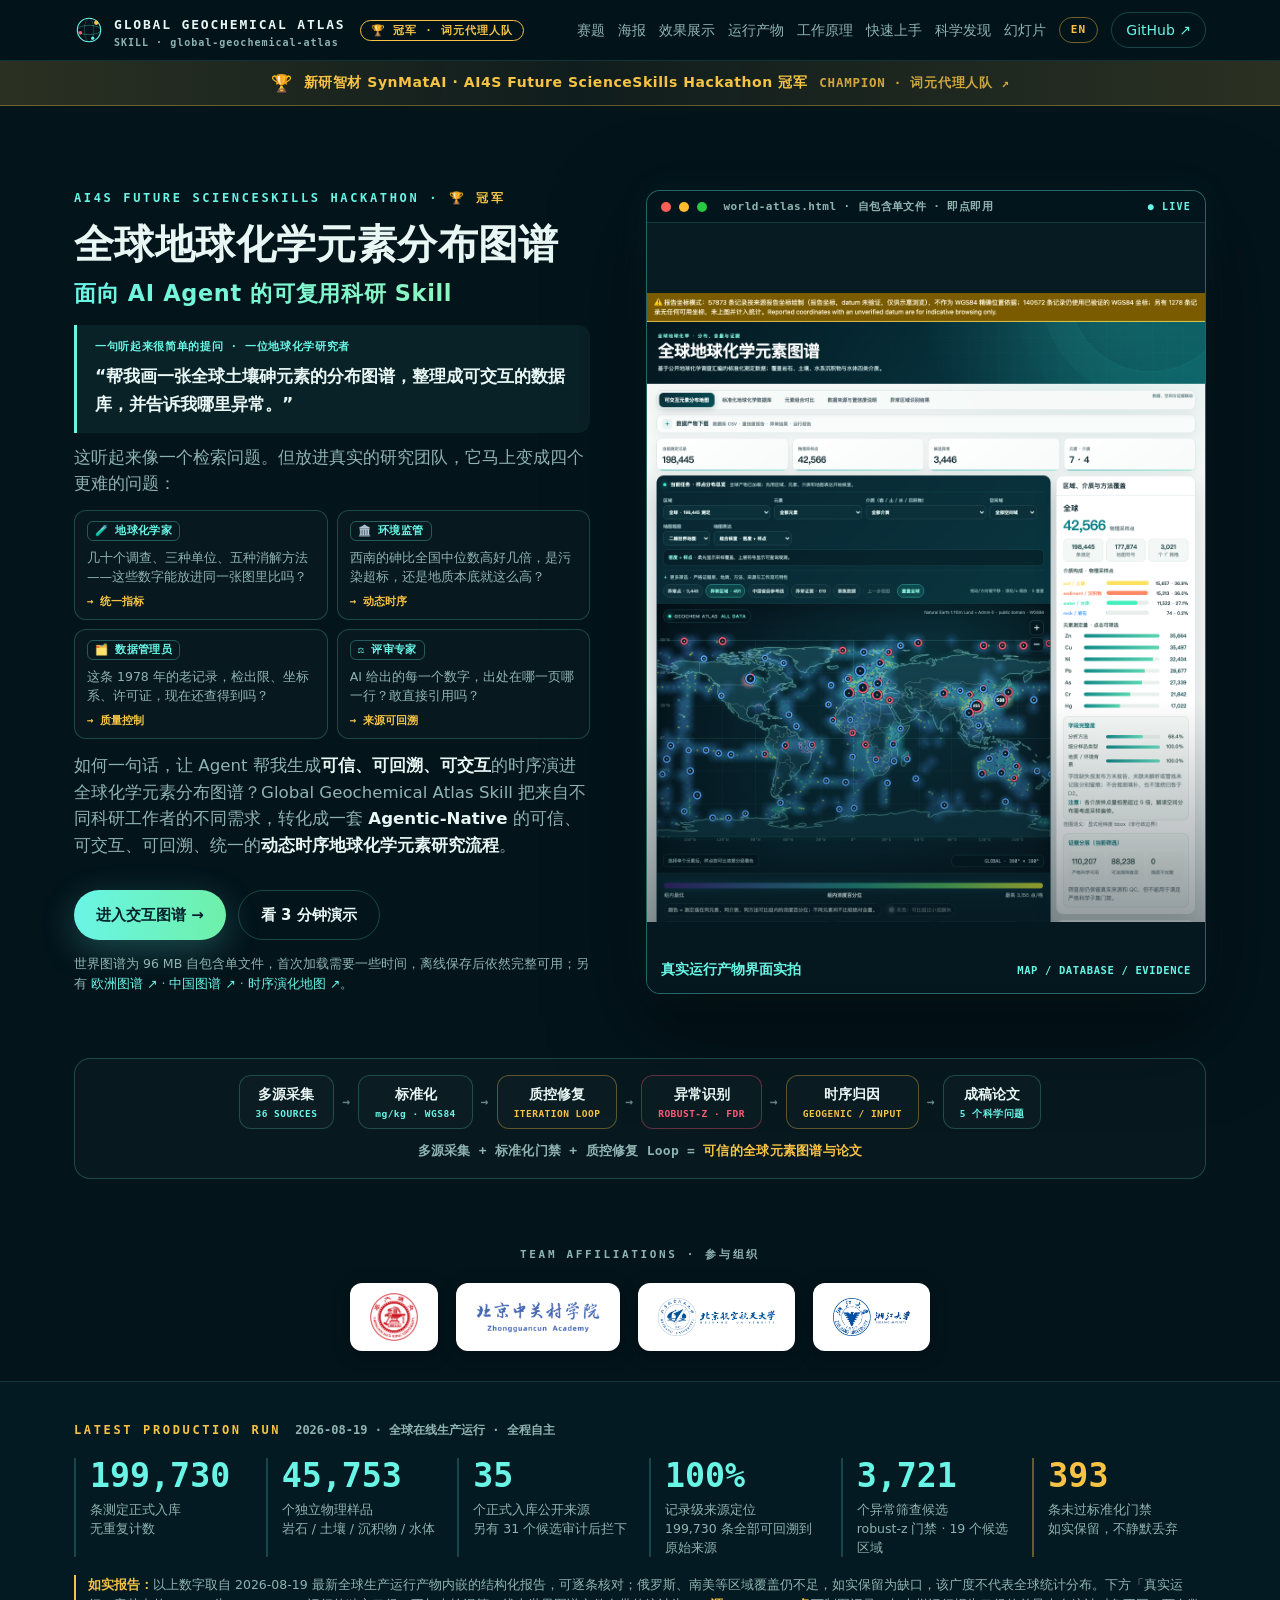
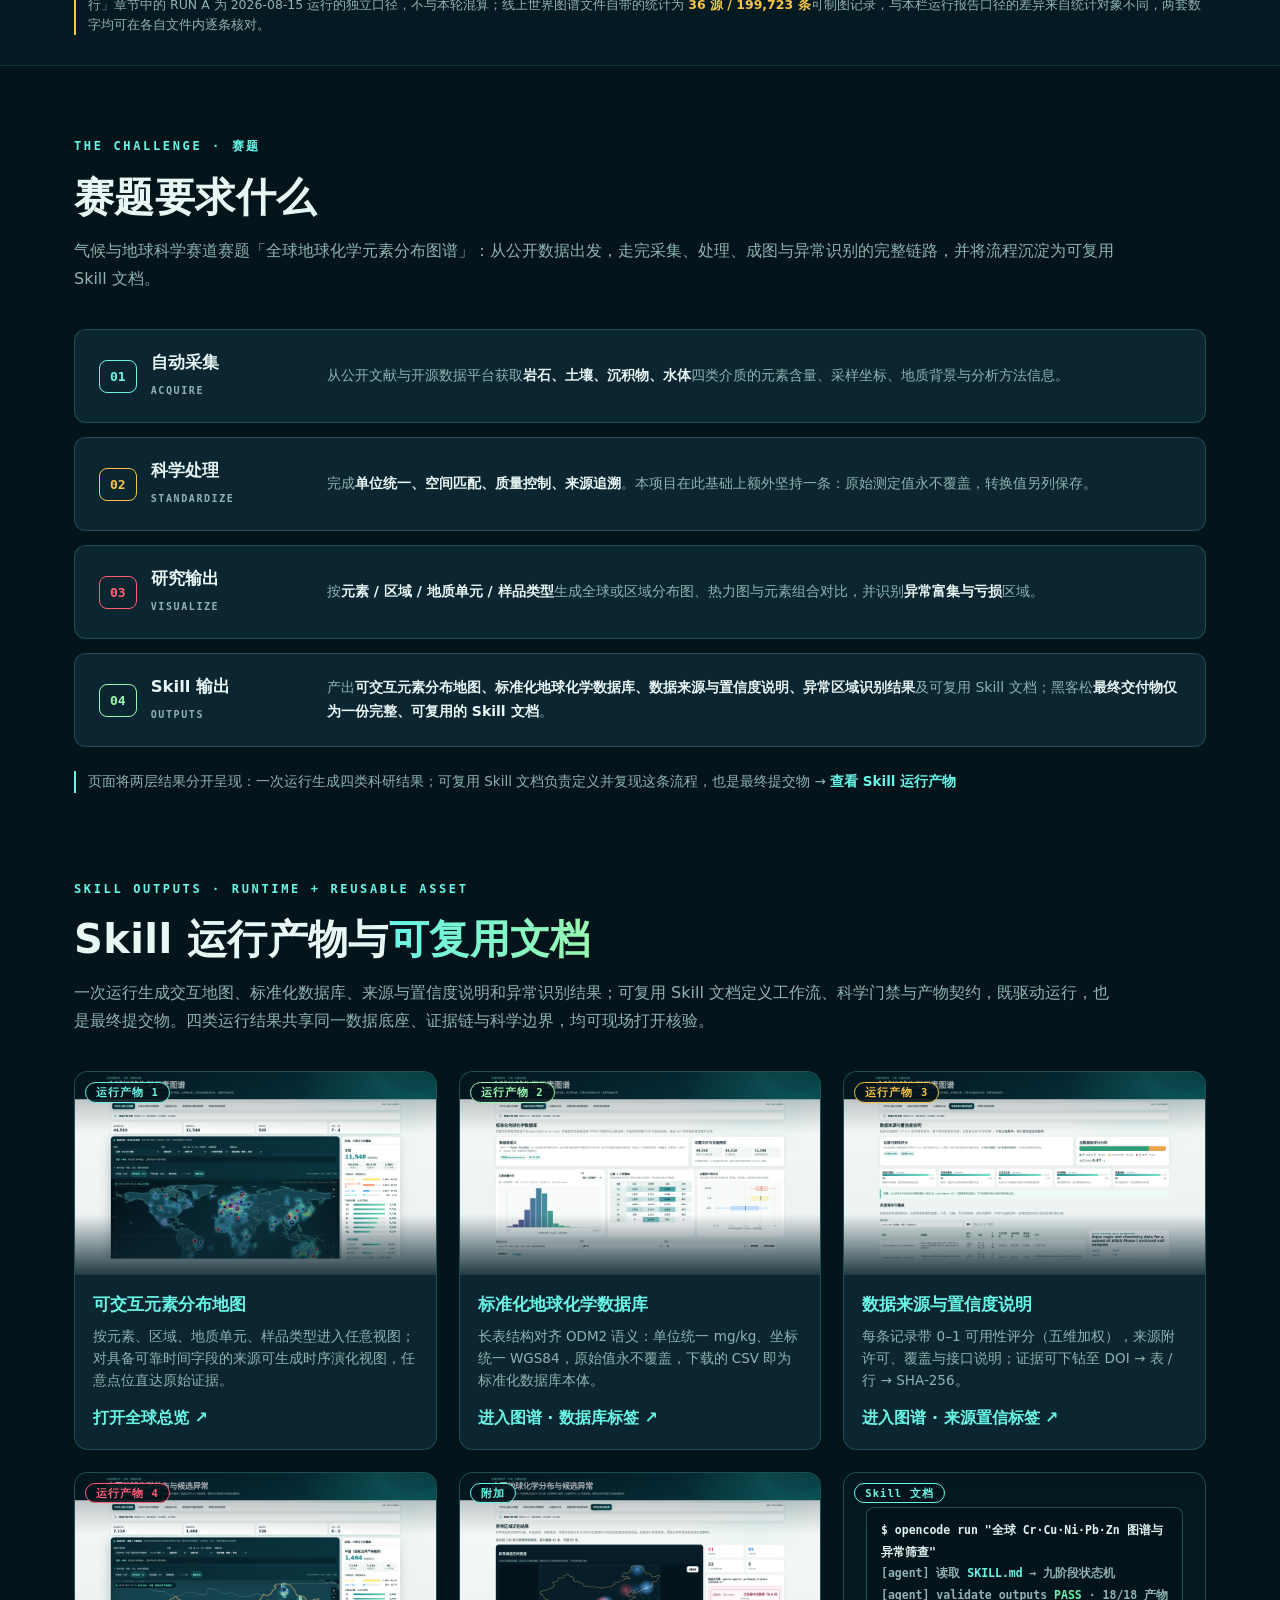
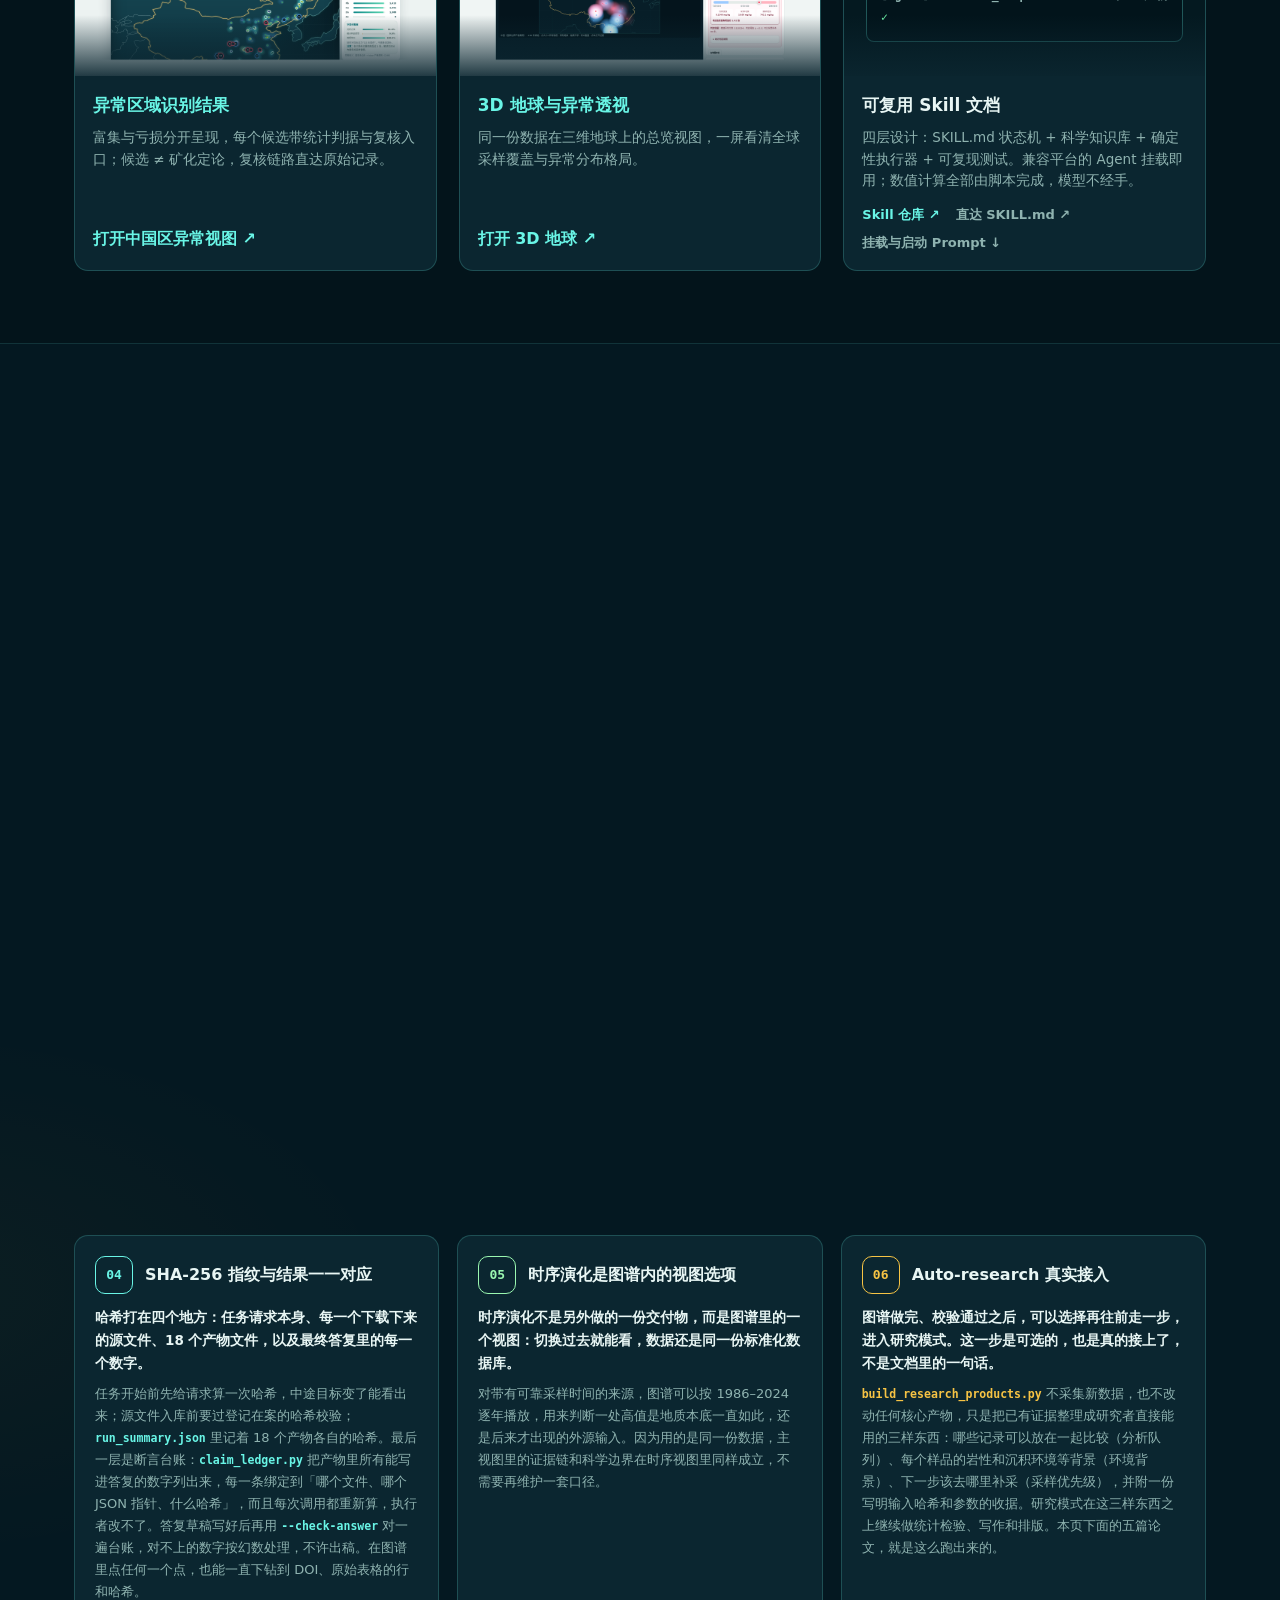
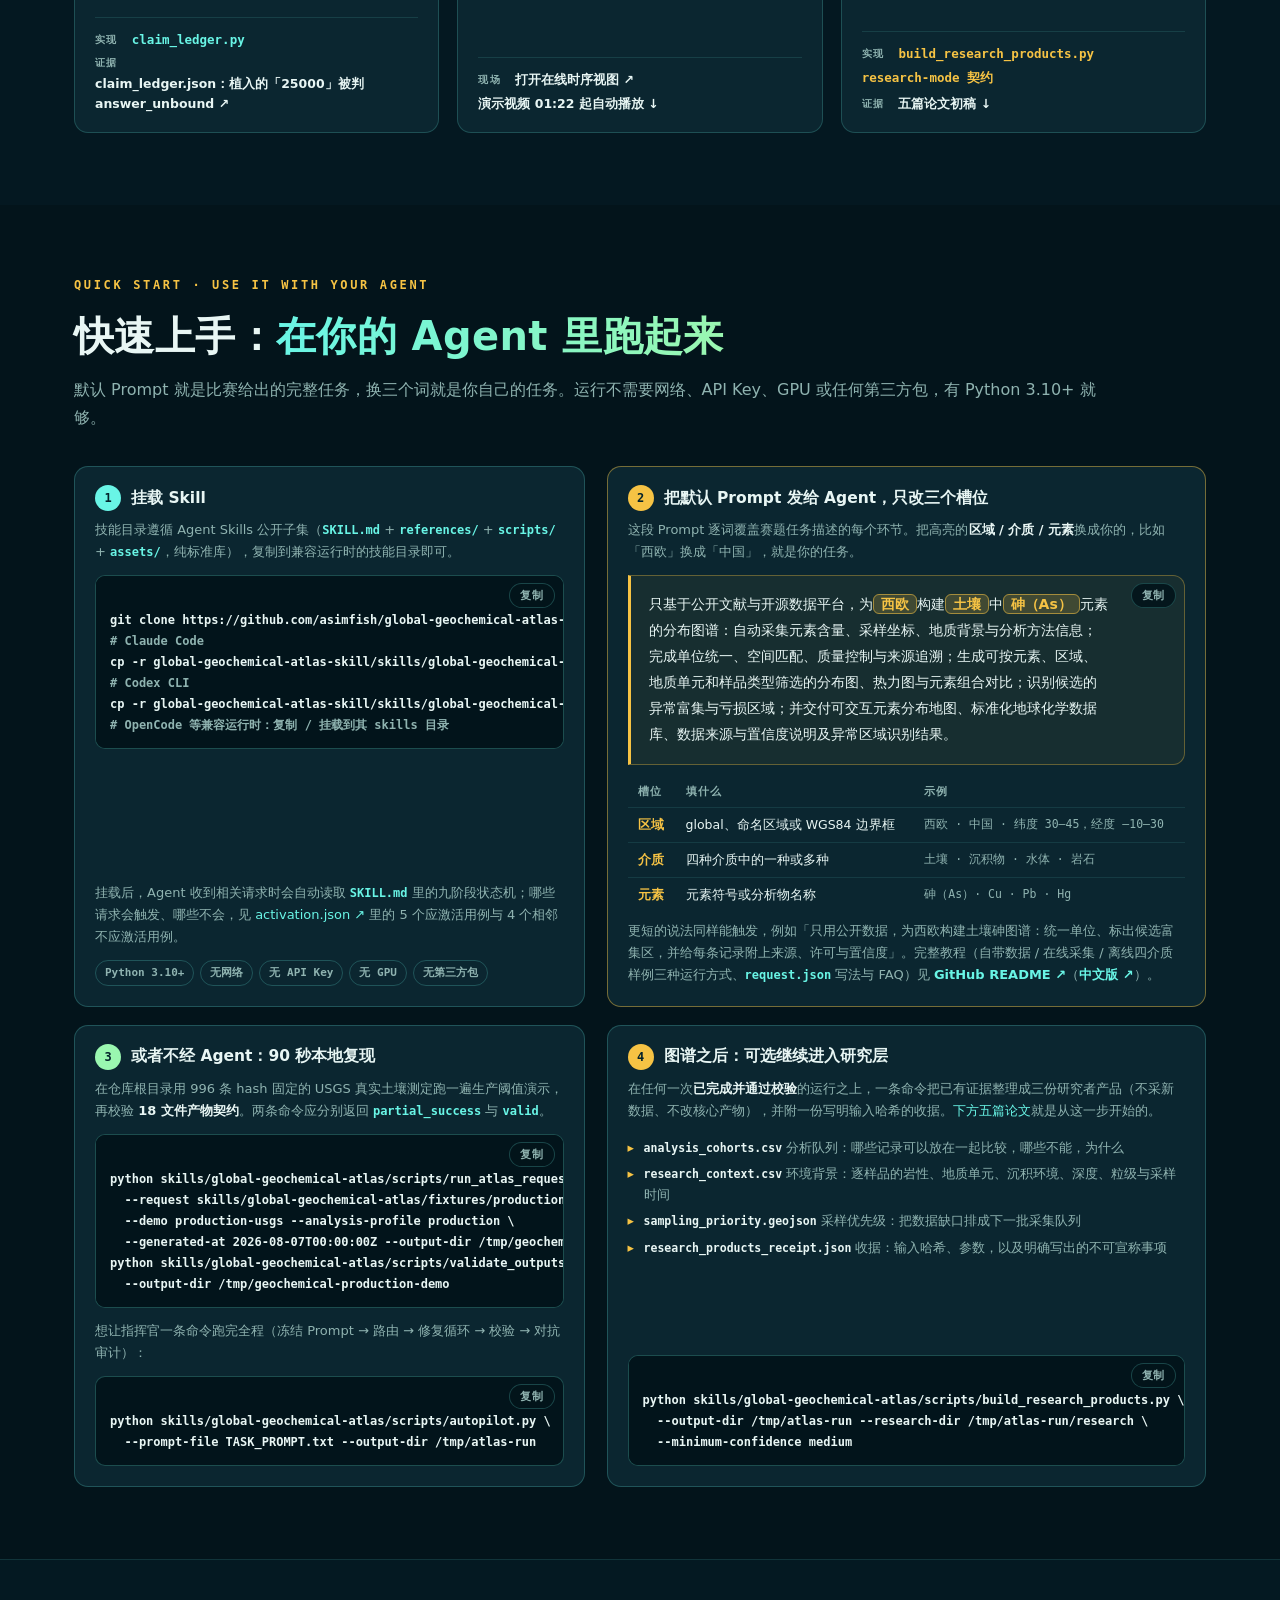
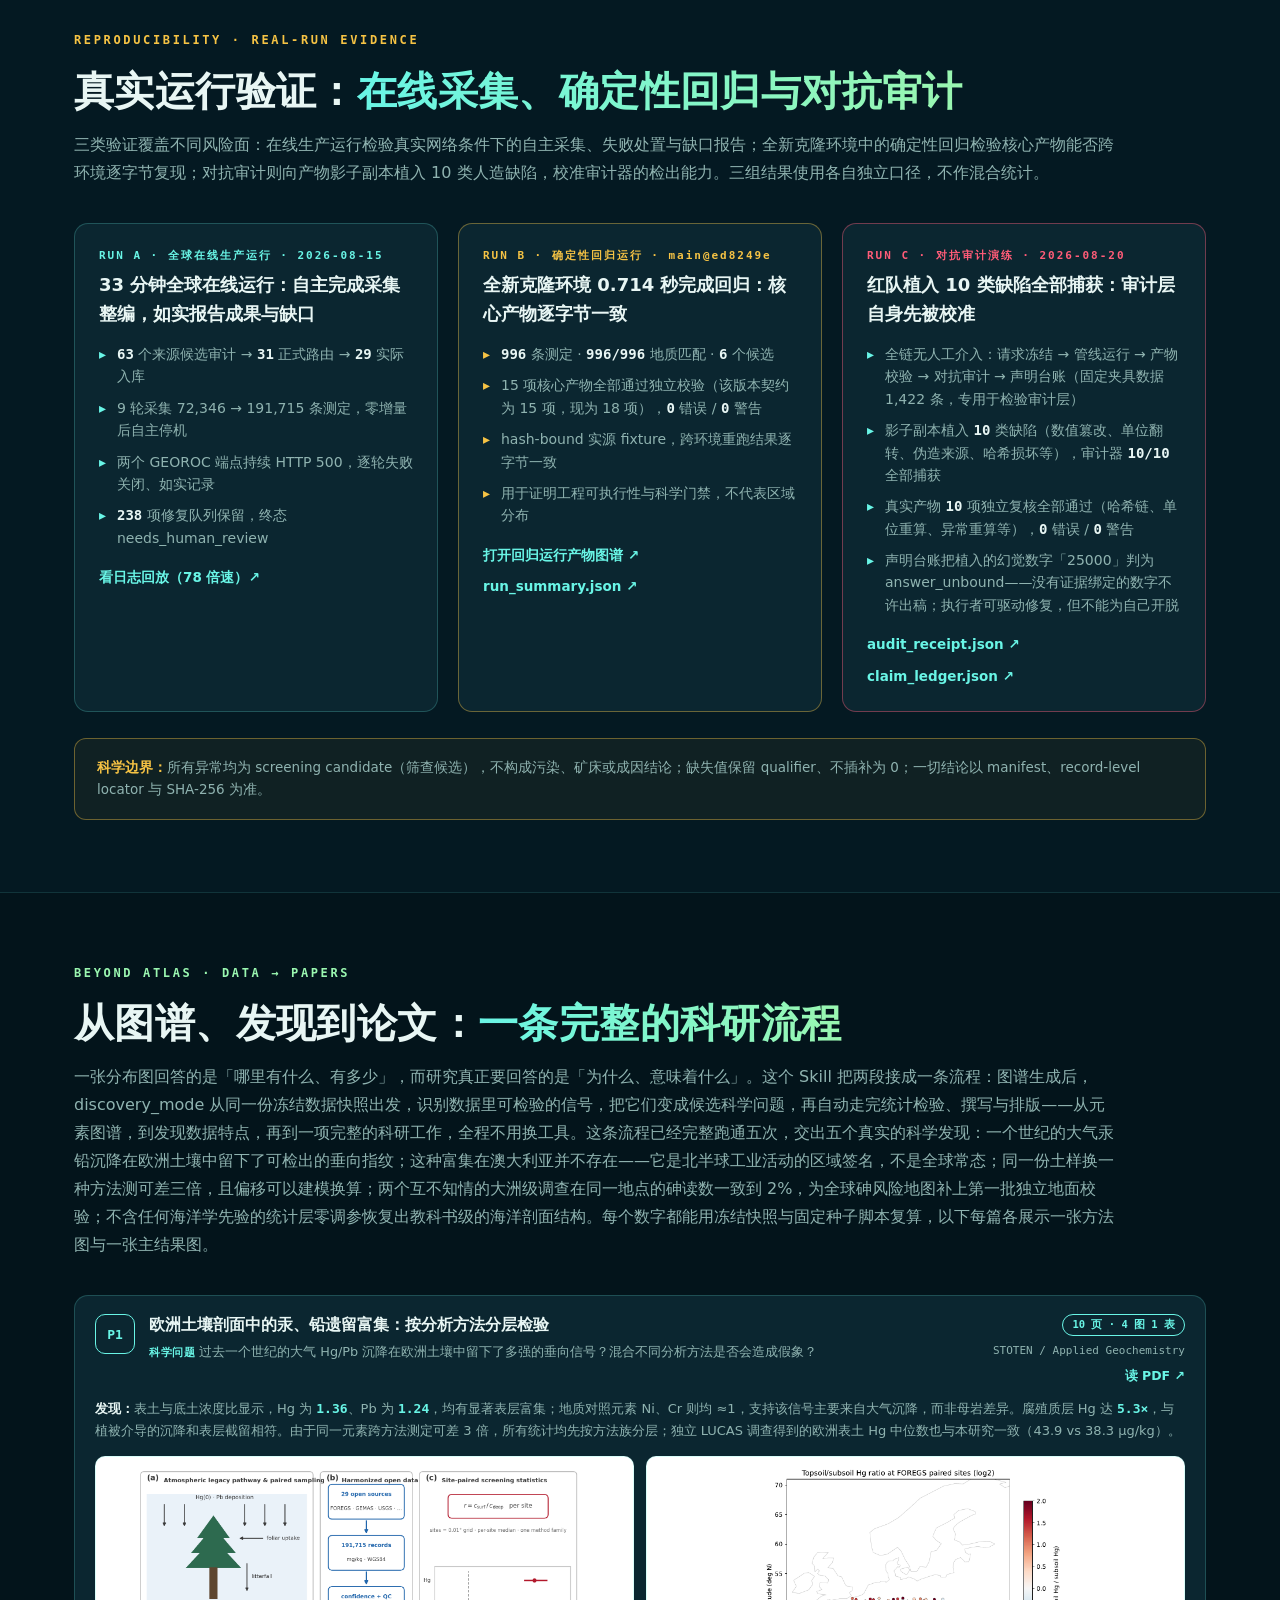
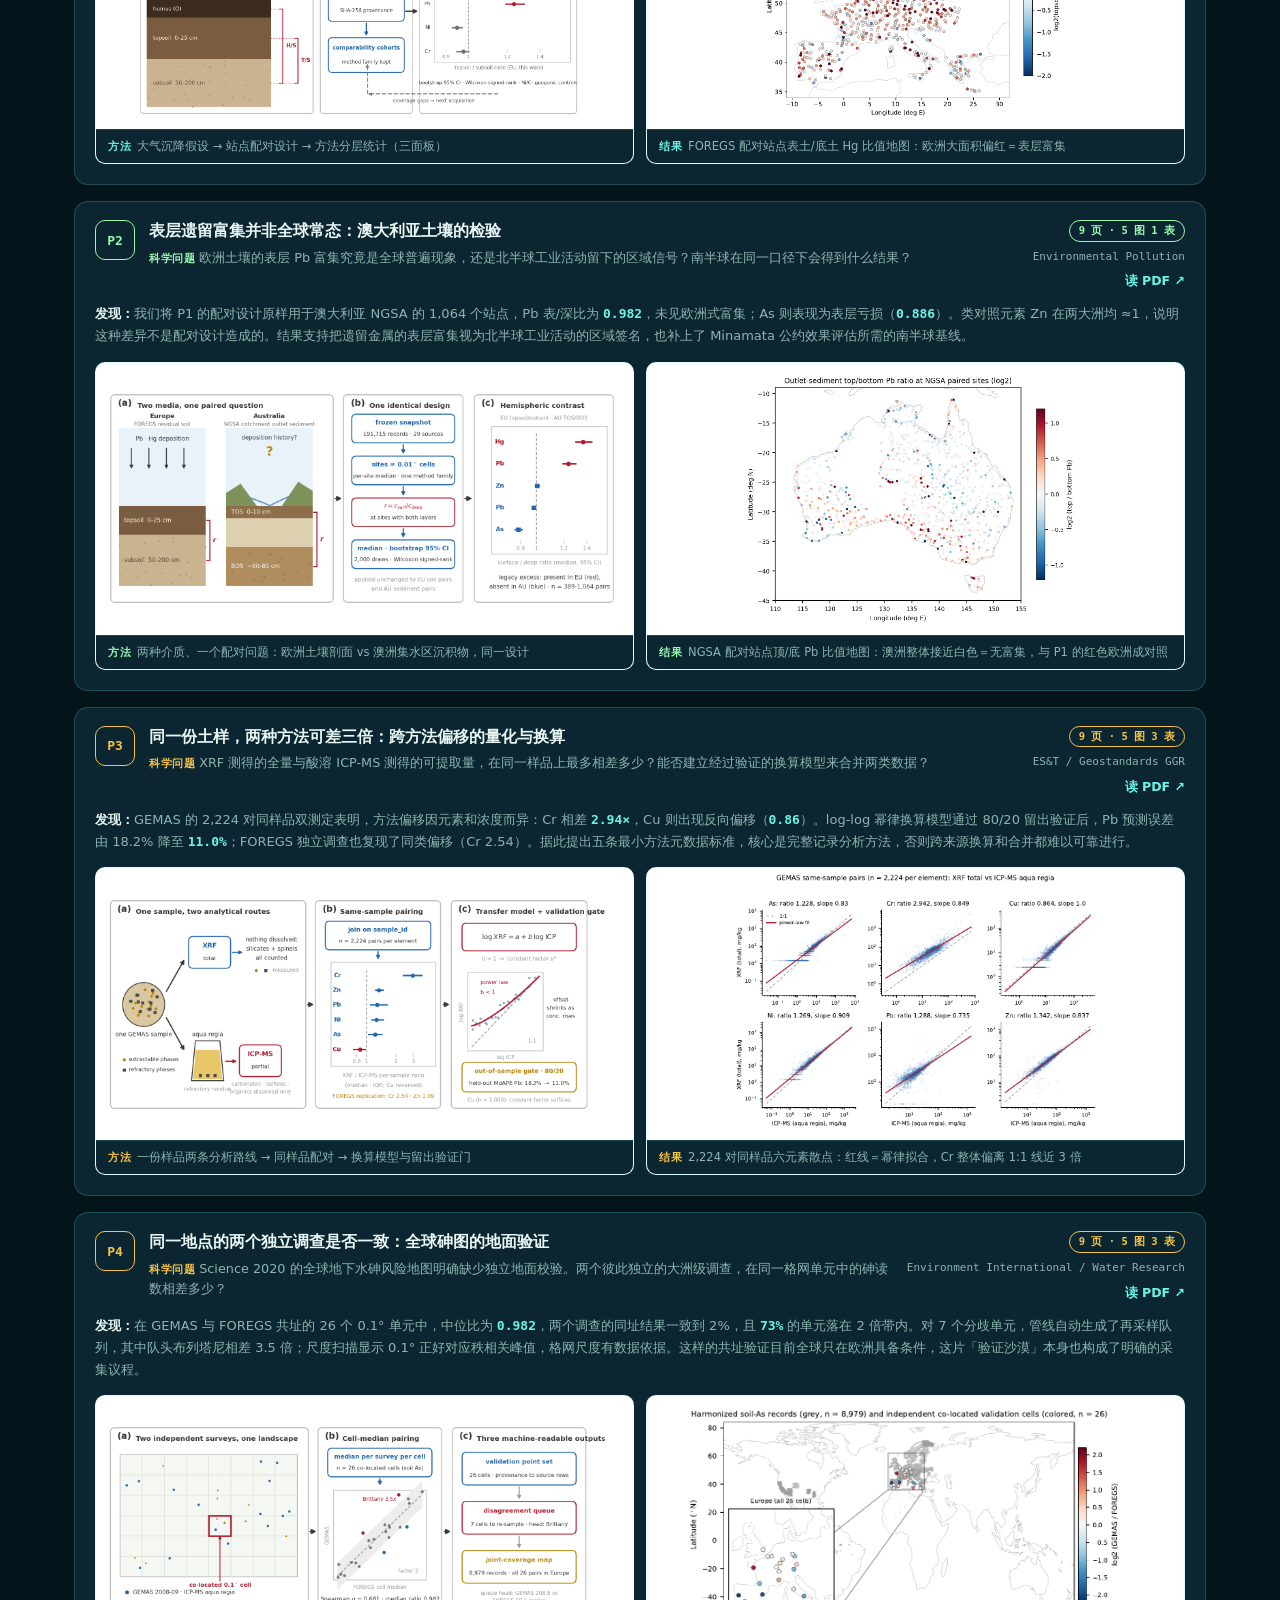
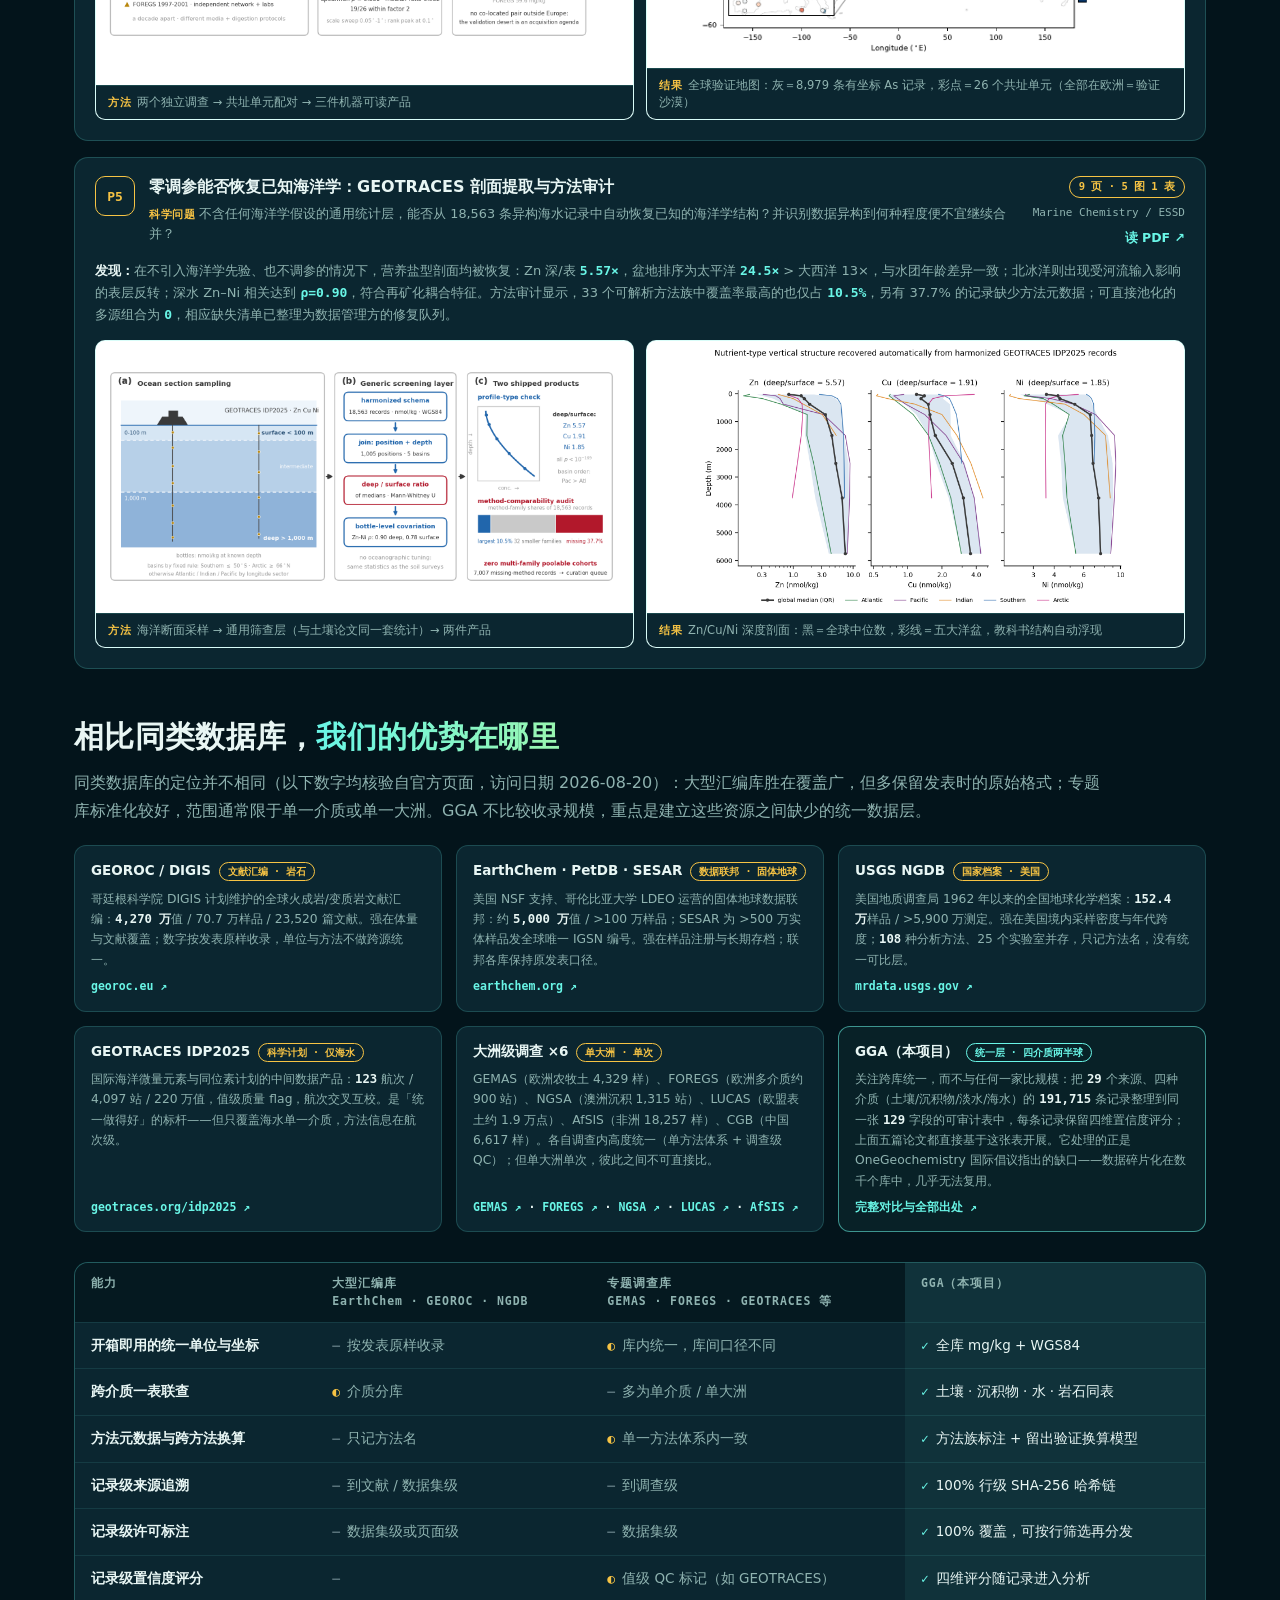
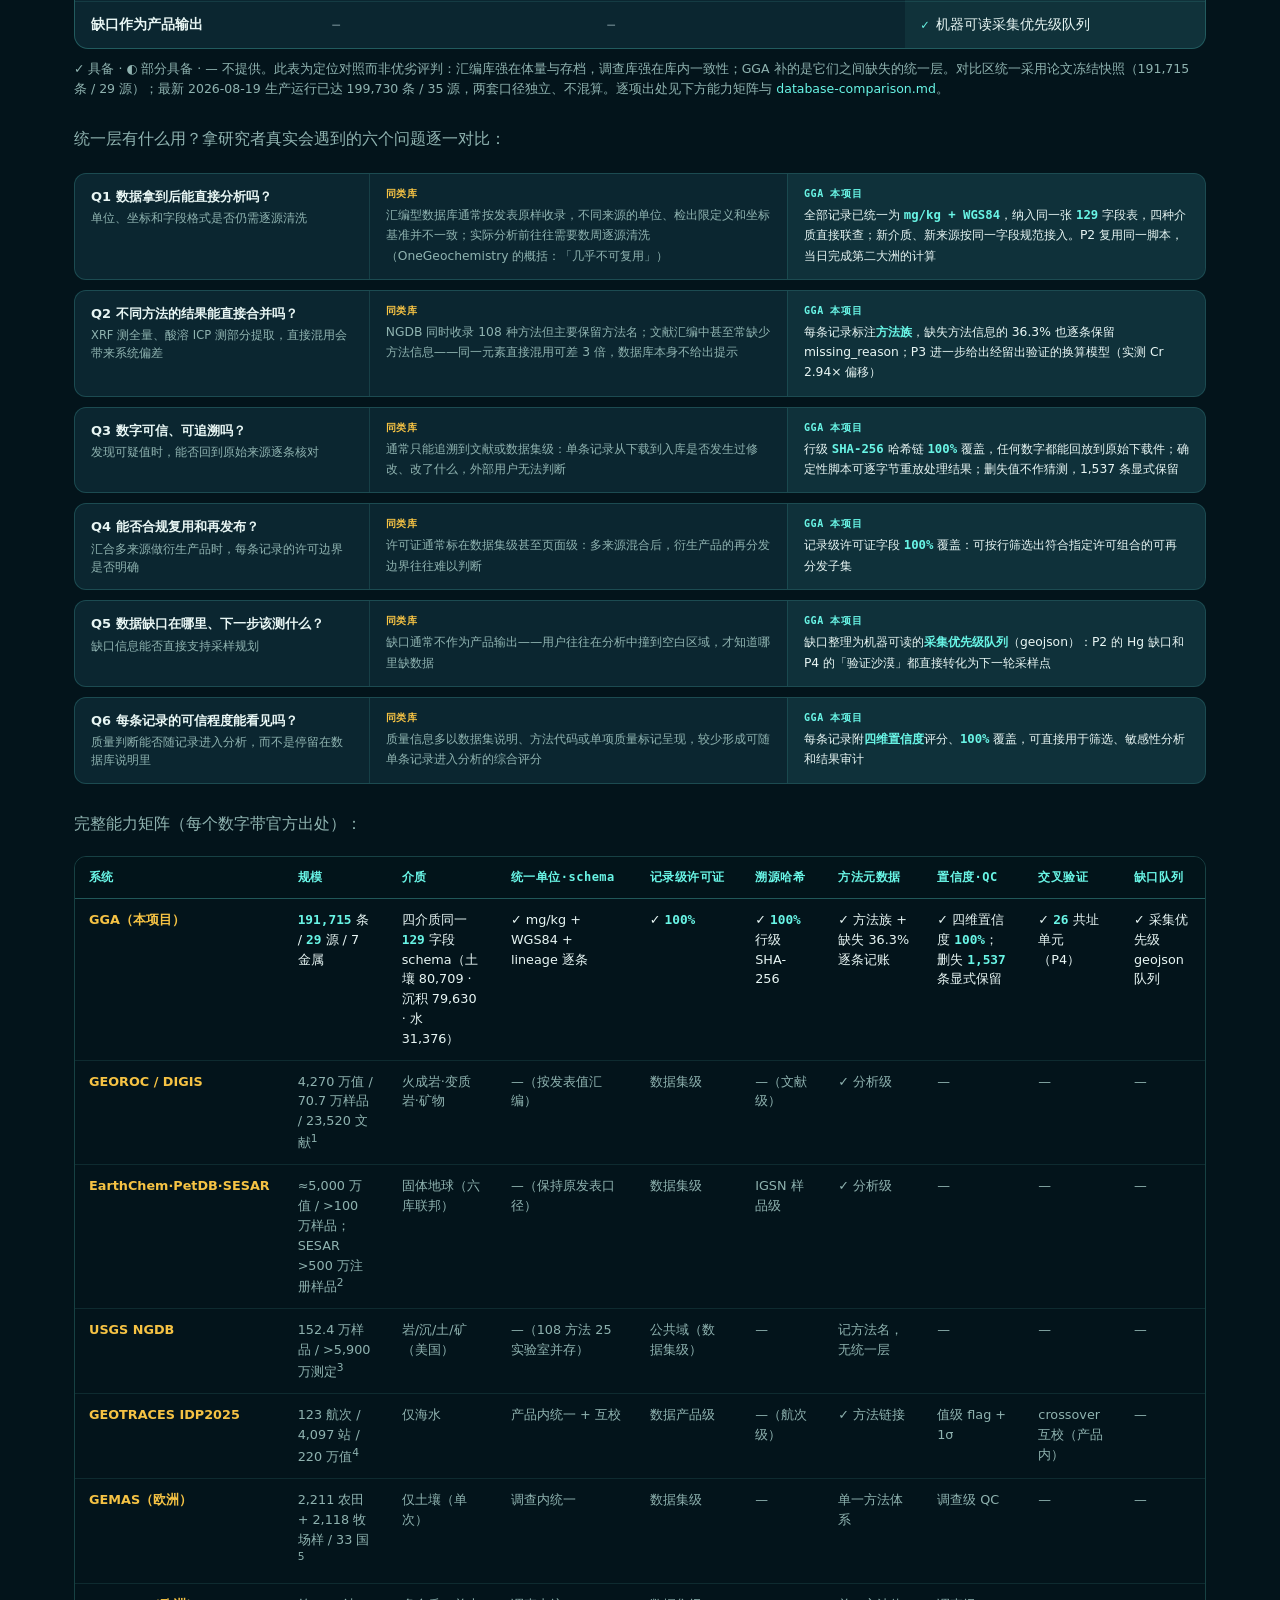
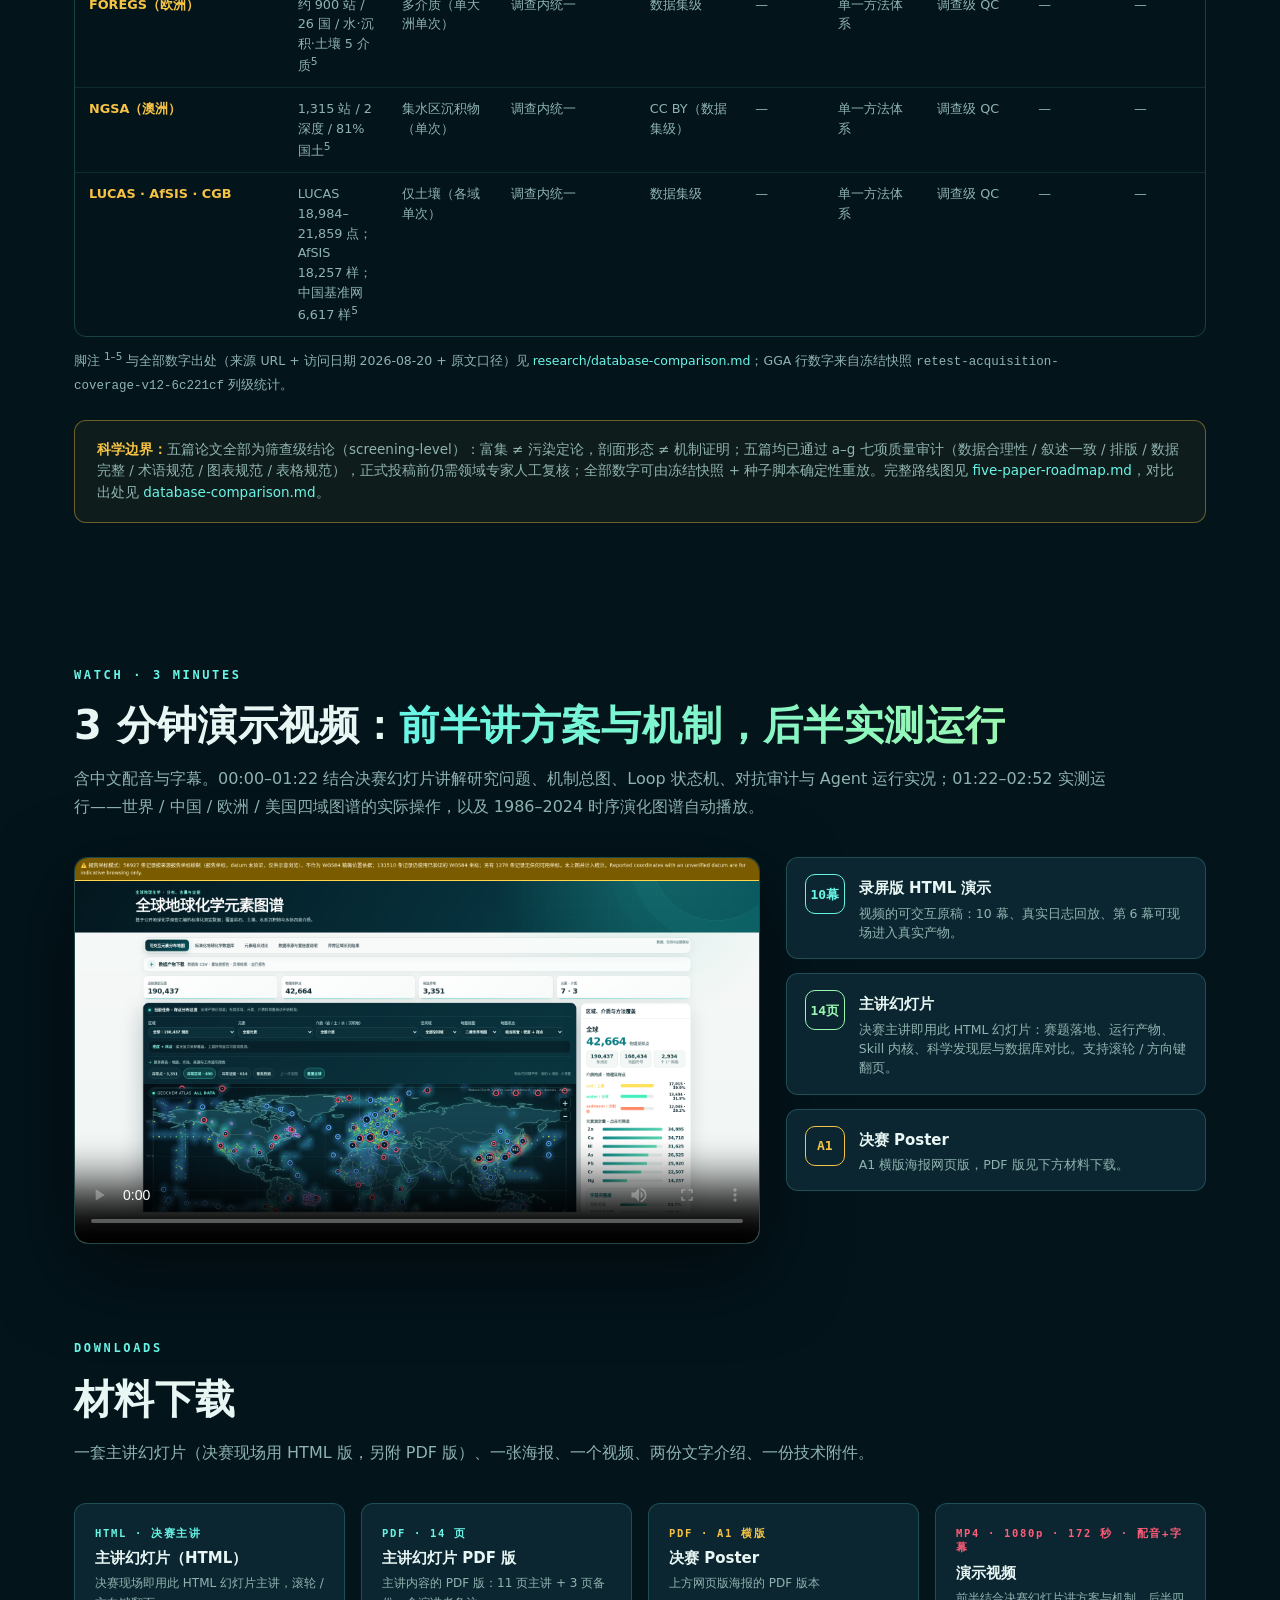
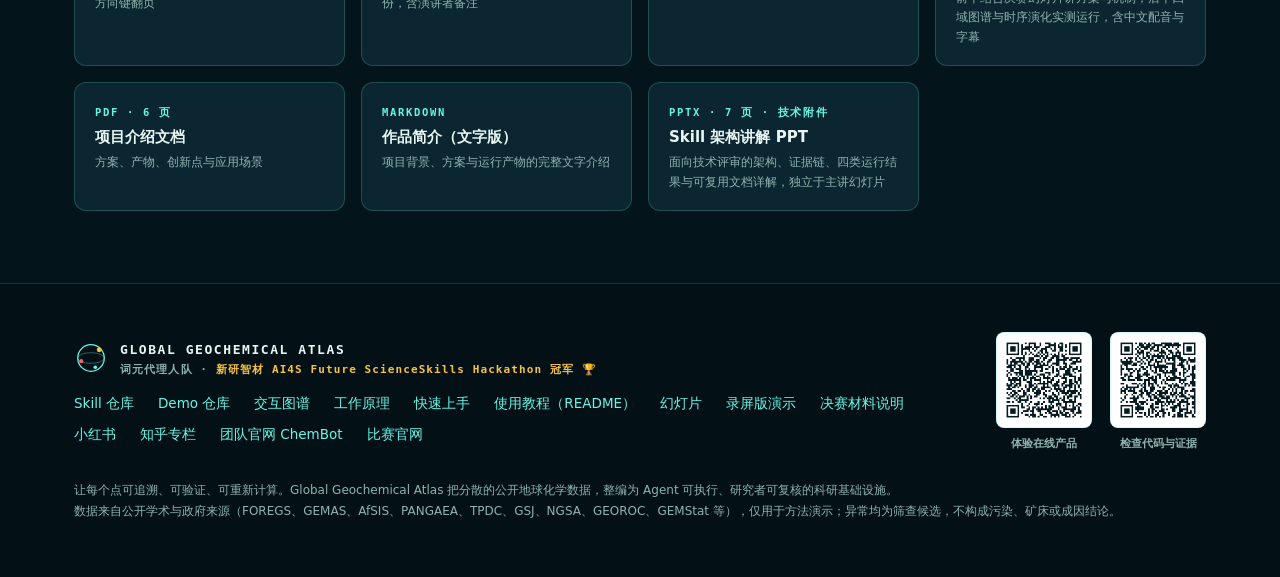
<file: index.html>
<!DOCTYPE html>
<html lang="zh-CN">
<head>
<meta charset="UTF-8">
<meta name="viewport" content="width=device-width, initial-scale=1">
<title>Global Geochemical Atlas · 全球地球化学元素分布图谱 Skill · 决赛08_词元代理人队</title>
<meta name="description" content="全球地球化学元素分布图谱：面向 AI Agent 的可复用科研 Skill。Agent 全自动接管公开地球化学数据的采集、质控、制图与存档，每一个数字都可追溯、可复核。AI4S Future ScienceSkills Hackathon · 决赛08_词元代理人队。">
<meta name="theme-color" content="#03141b">
<link rel="canonical" href="https://asimfish.github.io/global-geochemical-atlas-demo/">
<link rel="icon" type="image/svg+xml" href="data:image/svg+xml,%3Csvg xmlns='http://www.w3.org/2000/svg' viewBox='0 0 64 64'%3E%3Crect width='64' height='64' rx='14' fill='%2303141b'/%3E%3Ccircle cx='32' cy='32' r='23' fill='none' stroke='%2369f5e6' stroke-width='2.6'/%3E%3Cellipse cx='32' cy='32' rx='23' ry='9' fill='none' stroke='%2369f5e6' stroke-opacity='.5' stroke-width='1.4'/%3E%3Ccircle cx='46' cy='18' r='4.6' fill='%23f6c344'/%3E%3Ccircle cx='15' cy='38' r='3.9' fill='%23ff5c78'/%3E%3Ccircle cx='39' cy='48' r='3.4' fill='%2369f5e6'/%3E%3C/svg%3E">
<meta property="og:type" content="website">
<meta property="og:site_name" content="Global Geochemical Atlas Skill">
<meta property="og:locale" content="zh_CN">
<meta property="og:url" content="https://asimfish.github.io/global-geochemical-atlas-demo/">
<meta property="og:title" content="Global Geochemical Atlas · 全球地球化学元素分布图谱 Skill">
<meta property="og:description" content="面向 AI Agent 的可复用科研 Skill：自动采集公开地球化学数据，完成单位统一、质量控制与来源追溯，生成可交互元素分布图谱并识别异常区域——每个数字都带 SHA-256 指纹。AI4S Future ScienceSkills Hackathon 冠军作品。">
<meta property="og:image" content="https://asimfish.github.io/global-geochemical-atlas-demo/assets/global-overview-1920x1080.png">
<meta property="og:image:width" content="1920">
<meta property="og:image:height" content="1080">
<meta property="og:image:alt" content="全球元素分布图谱交互界面截图">
<meta name="twitter:card" content="summary_large_image">
<meta name="twitter:title" content="Global Geochemical Atlas · 全球地球化学元素分布图谱 Skill">
<meta name="twitter:description" content="面向 AI Agent 的可复用科研 Skill：自动采集、质控、制图与异常识别，每个数字都带 SHA-256 指纹。">
<meta name="twitter:image" content="https://asimfish.github.io/global-geochemical-atlas-demo/assets/global-overview-1920x1080.png">
<link rel="alternate" hreflang="zh-CN" href="https://asimfish.github.io/global-geochemical-atlas-demo/">
<link rel="alternate" hreflang="en" href="https://asimfish.github.io/global-geochemical-atlas-demo/en.html">
<link rel="alternate" hreflang="x-default" href="https://asimfish.github.io/global-geochemical-atlas-demo/">
<link rel="stylesheet" href="assets/site.css">
<script>
  // Language routing before first paint: honour ?lang= first, then a remembered explicit choice (no browser-language guessing).
  (function () {
    try {
      var q = /[?&]lang=(zh|en)\b/.exec(location.search);
      var pref = q ? q[1] : localStorage.getItem('gga-lang');
      if (q) localStorage.setItem('gga-lang', q[1]);
      if (pref === 'en') location.replace('en.html' + location.hash);
    } catch (e) {}
  })();
</script>
</head>
<body>

<header class="topbar">
  <div class="wrap">
    <a class="brand" href="#top">
      <svg viewBox="0 0 64 64" aria-hidden="true"><circle cx="32" cy="32" r="25" fill="none" stroke="#69f5e6" stroke-width="2.4"/><ellipse cx="32" cy="32" rx="25" ry="10" fill="none" stroke="rgba(105,245,230,.5)" stroke-width="1.3"/><ellipse cx="32" cy="32" rx="10" ry="25" fill="none" stroke="rgba(105,245,230,.35)" stroke-width="1.3"/><circle cx="47.5" cy="16.5" r="4.6" fill="#f6c344"/><circle cx="13.5" cy="38" r="3.9" fill="#ff5c78"/><circle cx="40" cy="49.5" r="3.4" fill="#69f5e6"/></svg>
      <span><b>GLOBAL GEOCHEMICAL ATLAS</b><small>SKILL · global-geochemical-atlas</small></span>
    </a>
    <span class="team-badge">🏆 冠军 · 词元代理人队</span>
    <nav class="top-nav">
      <a href="#challenge">赛题</a>
      <a href="finals/Global-Geochemical-Atlas-Poster.pdf" target="_blank" rel="noopener">海报</a>
      <a href="live/world-atlas.html" target="_blank" rel="noopener">效果展示</a>
      <a href="#deliverables">运行产物</a>
      <a href="#how">工作原理</a>
      <a href="#quickstart">快速上手</a>
      <a href="#research">科学发现</a>
      <a href="slides.html">幻灯片</a>
      <a class="ext" href="https://xhslink.cn/o/7EMuFyOOsO5" target="_blank" rel="noopener">小红书</a>
      <a class="ext" href="https://zhuanlan.zhihu.com/p/2073539526404879853" target="_blank" rel="noopener">知乎</a>
      <a class="ext" href="https://chembot.zgca.com/" target="_blank" rel="noopener">团队官网</a>
      <a class="ext" href="https://synmatai.cn/hackathon" target="_blank" rel="noopener">比赛官网</a>
      <a class="lang" href="en.html" hreflang="en" lang="en" data-lang="en" title="Switch to English">EN</a>
      <a class="gh" href="https://github.com/asimfish/global-geochemical-atlas-skill" target="_blank" rel="noopener">GitHub ↗</a>
    </nav>
    <button class="nav-toggle" type="button" aria-label="打开菜单" aria-expanded="false" aria-controls="mobile-menu"><span></span><span></span><span></span></button>
  </div>
  <nav id="mobile-menu" class="mobile-menu" hidden aria-label="站内导航">
    <a href="#challenge">赛题</a>
    <a href="#deliverables">运行产物</a>
    <a href="#how">工作原理</a>
    <a href="#quickstart">快速上手</a>
    <a href="#runs">真实运行验证</a>
    <a href="#research">科学发现</a>
    <a href="#video">演示视频</a>
    <a href="#materials">材料下载</a>
    <span class="mm-label">在线产物 · 外部链接</span>
    <a href="live/world-atlas.html" target="_blank" rel="noopener">交互图谱<small>96 MB</small></a>
    <a href="live/world-temporal.html" target="_blank" rel="noopener">时序演化图谱</a>
    <a href="slides.html">幻灯片</a>
    <a href="finals/Global-Geochemical-Atlas-Poster.pdf" target="_blank" rel="noopener">海报 PDF</a>
    <a href="https://github.com/asimfish/global-geochemical-atlas-skill" target="_blank" rel="noopener">GitHub Skill 仓库 ↗</a>
    <a href="https://xhslink.cn/o/7EMuFyOOsO5" target="_blank" rel="noopener">小红书 ↗</a>
    <a href="https://zhuanlan.zhihu.com/p/2073539526404879853" target="_blank" rel="noopener">知乎 ↗</a>
    <a href="https://chembot.zgca.com/" target="_blank" rel="noopener">团队官网 ChemBot ↗</a>
    <a href="https://synmatai.cn/hackathon" target="_blank" rel="noopener">比赛官网 ↗</a>
    <a href="en.html" hreflang="en" lang="en" data-lang="en">English version →</a>
  </nav>
</header>

<a class="champ-bar" href="https://synmatai.cn/hackathon/" target="_blank" rel="noopener">
  <div class="wrap">
    <span class="cup">🏆</span>
    <b>新研智材 SynMatAI · AI4S Future ScienceSkills Hackathon 冠军</b>
    <small>CHAMPION · 词元代理人队 ↗</small>
  </div>
</a>

<section class="hero" id="top">
  <div class="wrap">
    <div class="fx">
      <div class="eyebrow">AI4S Future ScienceSkills Hackathon · <span style="color:var(--gold)">🏆 冠军</span></div>
      <h1>全球地球化学元素分布图谱<span class="h1-sub gradient">面向 AI Agent 的可复用科研 Skill</span></h1>
      <div class="hero-quote">
        <em class="q-who">一句听起来很简单的提问 · 一位地球化学研究者</em>
        <p>“帮我画一张全球土壤砷元素的分布图谱，整理成可交互的数据库，并告诉我哪里异常。”</p>
      </div>
      <p class="sub" style="margin-top:12px">这听起来像一个检索问题。但放进真实的研究团队，它马上变成四个更难的问题：</p>
      <div class="pain-grid">
        <div class="pain-card"><span class="role">🧪 地球化学家</span><p>几十个调查、三种单位、五种消解方法——这些数字能放进同一张图里比吗？</p><em class="pl-tag">→ 统一指标</em></div>
        <div class="pain-card"><span class="role">🏛️ 环境监管</span><p>西南的砷比全国中位数高好几倍，是污染超标，还是地质本底就这么高？</p><em class="pl-tag">→ 动态时序</em></div>
        <div class="pain-card"><span class="role">🗂️ 数据管理员</span><p>这条 1978 年的老记录，检出限、坐标系、许可证，现在还查得到吗？</p><em class="pl-tag">→ 质量控制</em></div>
        <div class="pain-card"><span class="role">⚖️ 评审专家</span><p>AI 给出的每一个数字，出处在哪一页哪一行？敢直接引用吗？</p><em class="pl-tag">→ 来源可回溯</em></div>
      </div>
      <p class="sub" style="margin-top:14px">如何一句话，让 Agent 帮我生成<b>可信、可回溯、可交互</b>的时序演进全球化学元素分布图谱？Global Geochemical Atlas Skill 把来自不同科研工作者的不同需求，转化成一套 <b>Agentic-Native</b> 的可信、可交互、可回溯、统一的<b>动态时序地球化学元素研究流程</b>。</p>
      <div class="cta-row">
        <a class="btn primary" href="live/world-atlas.html">进入交互图谱 →</a>
        <a class="btn ghost" href="#video">看 3 分钟演示</a>
      </div>
      <p class="hero-note">世界图谱为 96 MB 自包含单文件，首次加载需要一些时间，离线保存后依然完整可用；另有 <a href="live/europe-atlas.html" target="_blank" rel="noopener">欧洲图谱 ↗</a> · <a href="live/china-atlas.html" target="_blank" rel="noopener">中国图谱 ↗</a> · <a href="live/world-temporal.html" target="_blank" rel="noopener">时序演化地图 ↗</a>。</p>
    </div>
    <a class="browser-card fx" href="live/world-atlas.html" aria-label="打开世界交互图谱">
      <div class="browser-bar"><i></i><i></i><i></i><span>world-atlas.html · 自包含单文件 · 即点即用</span><em>● LIVE</em></div>
      <div class="shot">
        <img src="finals/assets/hero-map-1240x1400.png" alt="世界图谱界面截图：198,445 条测定的全球分布、异常候选环标与介质覆盖侧栏" loading="eager">
        <div class="shot-caption"><b>真实运行产物界面实拍</b><span>MAP / DATABASE / EVIDENCE</span></div>
      </div>
    </a>
    <div class="hero-band fx">
      <div class="hero-flow">
        <span class="hf-step"><b>多源采集</b><small>36 SOURCES</small></span><i>→</i>
        <span class="hf-step"><b>标准化</b><small>mg/kg · WGS84</small></span><i>→</i>
        <span class="hf-step gold"><b>质控修复</b><small>ITERATION LOOP</small></span><i>→</i>
        <span class="hf-step red"><b>异常识别</b><small>ROBUST-Z · FDR</small></span><i>→</i>
        <a class="hf-step gold" href="live/world-temporal.html" target="_blank" rel="noopener"><b>时序归因</b><small>GEOGENIC / INPUT</small></a><i>→</i>
        <span class="hf-step"><b>成稿论文</b><small>5 个科学问题</small></span>
      </div>
      <p class="hero-formula">多源采集 + 标准化门禁 + 质控修复 Loop = <b>可信的全球元素图谱与论文</b></p>
    </div>
  </div>
</section>

<div class="orgs-bar fx">
  <div class="wrap">
    <div class="org-label">Team Affiliations · 参与组织</div>
    <div class="org"><img class="seal" src="assets/orgs/sjtu.png" alt="上海交通大学"></div>
    <div class="org"><img class="slim" src="assets/orgs/zgca.png" alt="北京中关村学院"></div>
    <div class="org"><img src="assets/orgs/buaa.png" alt="北京航空航天大学"></div>
    <div class="org"><img src="assets/orgs/zju.png" alt="浙江大学"></div>
  </div>
</div>

<div class="stats">
  <div class="wrap fx">
    <div class="stats-head">
      <span class="eyebrow">Latest Production Run</span>
      <span class="date">2026-08-19 · 全球在线生产运行 · 全程自主</span>
    </div>
    <div class="stats-grid">
      <div class="stat"><b data-n="199730">199,730</b><span>条测定正式入库<br>无重复计数</span></div>
      <div class="stat"><b data-n="45753">45,753</b><span>个独立物理样品<br>岩石 / 土壤 / 沉积物 / 水体</span></div>
      <div class="stat"><b data-n="35">35</b><span>个正式入库公开来源<br>另有 31 个候选审计后拦下</span></div>
      <div class="stat"><b data-n="100" data-suffix="%">100%</b><span>记录级来源定位<br>199,730 条全部可回溯到原始来源</span></div>
      <div class="stat"><b data-n="3721">3,721</b><span>个异常筛查候选<br>robust-z 门禁 · 19 个候选区域</span></div>
      <div class="stat warn"><b data-n="393">393</b><span>条未过标准化门禁<br>如实保留，不静默丢弃</span></div>
    </div>
    <p class="stats-caveat"><b>如实报告：</b>以上数字取自 2026-08-19 最新全球生产运行产物内嵌的结构化报告，可逐条核对；俄罗斯、南美等区域覆盖仍不足，如实保留为缺口，该广度不代表全球统计分布。下方「真实运行」章节中的 RUN A 为 2026-08-15 运行的独立口径，不与本轮混算；线上世界图谱文件自带的统计为 <b>36 源 / 199,723 条</b>可制图记录，与本栏运行报告口径的差异来自统计对象不同，两套数字均可在各自文件内逐条核对。</p>
  </div>
</div>

<section id="challenge" style="padding-bottom:16px">
  <div class="wrap">
    <div class="fx">
      <div class="eyebrow">The Challenge · 赛题</div>
      <h2 class="section-title">赛题要求什么</h2>
      <p class="section-sub">气候与地球科学赛道赛题「全球地球化学元素分布图谱」：从公开数据出发，走完采集、处理、成图与异常识别的完整链路，并将流程沉淀为可复用 Skill 文档。</p>
    </div>
    <div class="req-rows">
      <div class="req-row fx">
        <div class="req-head"><span class="req-no">01</span><span class="req-name"><b>自动采集</b><small>ACQUIRE</small></span></div>
        <p>从公开文献与开源数据平台获取<b>岩石、土壤、沉积物、水体</b>四类介质的元素含量、采样坐标、地质背景与分析方法信息。</p>
      </div>
      <div class="req-row fx" style="--c:var(--gold)">
        <div class="req-head"><span class="req-no">02</span><span class="req-name"><b>科学处理</b><small>STANDARDIZE</small></span></div>
        <p>完成<b>单位统一、空间匹配、质量控制、来源追溯</b>。本项目在此基础上额外坚持一条：原始测定值永不覆盖，转换值另列保存。</p>
      </div>
      <div class="req-row fx" style="--c:var(--red)">
        <div class="req-head"><span class="req-no">03</span><span class="req-name"><b>研究输出</b><small>VISUALIZE</small></span></div>
        <p>按<b>元素 / 区域 / 地质单元 / 样品类型</b>生成全球或区域分布图、热力图与元素组合对比，并识别<b>异常富集与亏损</b>区域。</p>
      </div>
      <div class="req-row fx" style="--c:#9af7b0">
        <div class="req-head"><span class="req-no">04</span><span class="req-name"><b>Skill 输出</b><small>OUTPUTS</small></span></div>
        <p>产出<b>可交互元素分布地图、标准化地球化学数据库、数据来源与置信度说明、异常区域识别结果</b>及可复用 Skill 文档；黑客松<b>最终交付物仅为一份完整、可复用的 Skill 文档</b>。</p>
      </div>
    </div>
    <p class="req-bridge fx">页面将两层结果分开呈现：一次运行生成四类科研结果；可复用 Skill 文档负责定义并复现这条流程，也是最终提交物 → <a href="#deliverables">查看 Skill 运行产物</a></p>
  </div>
</section>

<section id="deliverables">
  <div class="wrap">
    <div class="fx">
      <div class="eyebrow">Skill Outputs · Runtime + Reusable Asset</div>
      <h2 class="section-title">Skill 运行产物与<span class="gradient">可复用文档</span></h2>
      <p class="section-sub">一次运行生成交互地图、标准化数据库、来源与置信度说明和异常识别结果；可复用 Skill 文档定义工作流、科学门禁与产物契约，既驱动运行，也是最终提交物。四类运行结果共享同一数据底座、证据链与科学边界，均可现场打开核验。</p>
    </div>
    <div class="cards">
      <a class="card fx" href="live/world-atlas.html" target="_blank" rel="noopener">
        <div class="thumb"><span class="tag">运行产物 1</span><img src="assets/global-overview-1920x1080.png" alt="可交互元素分布地图" loading="lazy"></div>
        <div class="body">
          <h3>可交互元素分布地图</h3>
          <p>按元素、区域、地质单元、样品类型进入任意视图；对具备可靠时间字段的来源可生成时序演化视图，任意点位直达原始证据。</p>
          <div class="links"><span style="color:var(--mint);font-weight:700">打开全球总览 ↗</span></div>
        </div>
      </a>
      <a class="card fx" href="live/world-atlas.html" target="_blank" rel="noopener" style="--c:#9af7b0">
        <div class="thumb"><span class="tag" style="--c:#9af7b0">运行产物 2</span><img src="assets/database-view-1920x1080.png" alt="标准化地球化学数据库" loading="lazy"></div>
        <div class="body">
          <h3>标准化地球化学数据库</h3>
          <p>长表结构对齐 ODM2 语义：单位统一 mg/kg、坐标统一 WGS84，原始值永不覆盖，下载的 CSV 即为标准化数据库本体。</p>
          <div class="links"><span style="color:var(--mint);font-weight:700">进入图谱 · 数据库标签 ↗</span></div>
        </div>
      </a>
      <a class="card fx" href="live/world-atlas.html" target="_blank" rel="noopener" style="--c:var(--gold)">
        <div class="thumb"><span class="tag" style="--c:var(--gold)">运行产物 3</span><img src="assets/source-view-1920x1080.png" alt="数据来源与置信度说明" loading="lazy"></div>
        <div class="body">
          <h3>数据来源与置信度说明</h3>
          <p>每条记录带 0–1 可用性评分（五维加权），来源附许可、覆盖与接口说明；证据可下钻至 DOI → 表 / 行 → SHA-256。</p>
          <div class="links"><span style="color:var(--mint);font-weight:700">进入图谱 · 来源置信标签 ↗</span></div>
        </div>
      </a>
      <a class="card fx" href="live/china-atlas.html" target="_blank" rel="noopener" style="--c:var(--red)">
        <div class="thumb"><span class="tag" style="--c:var(--red)">运行产物 4</span><img src="assets/china-anomaly-1920x1080.png" alt="异常区域识别结果" loading="lazy"></div>
        <div class="body">
          <h3>异常区域识别结果</h3>
          <p>富集与亏损分开呈现，每个候选带统计判据与复核入口；候选 ≠ 矿化定论，复核链路直达原始记录。</p>
          <div class="links"><span style="color:var(--mint);font-weight:700">打开中国区异常视图 ↗</span></div>
        </div>
      </a>
      <a class="card fx" href="live/globe-3d.html" target="_blank" rel="noopener">
        <div class="thumb"><span class="tag">附加</span><img src="assets/anomaly-view-1920x1080.png" alt="三维地球视图" loading="lazy"></div>
        <div class="body">
          <h3>3D 地球与异常透视</h3>
          <p>同一份数据在三维地球上的总览视图，一屏看清全球采样覆盖与异常分布格局。</p>
          <div class="links"><span style="color:var(--mint);font-weight:700">打开 3D 地球 ↗</span></div>
        </div>
      </a>
      <div class="card skill-card fx">
        <div class="thumb">
          <span class="tag">Skill 文档</span>
          <div class="term-mini">
            <div class="cmd">$ opencode run "全球 Cr·Cu·Ni·Pb·Zn 图谱与异常筛查"</div>
            <div>[agent] 读取 <b>SKILL.md</b> → 九阶段状态机</div>
            <div>[agent] validate_outputs <span class="ok">PASS</span> · 18/18 产物 <span class="ok">✓</span></div>
          </div>
        </div>
        <div class="body">
          <h3>可复用 Skill 文档</h3>
          <p>四层设计：SKILL.md 状态机 + 科学知识库 + 确定性执行器 + 可复现测试。兼容平台的 Agent 挂载即用；数值计算全部由脚本完成，模型不经手。</p>
          <div class="links">
            <a href="https://github.com/asimfish/global-geochemical-atlas-skill" target="_blank" rel="noopener">Skill 仓库 ↗</a>
            <a class="minor" href="https://github.com/asimfish/global-geochemical-atlas-skill/blob/main/skills/global-geochemical-atlas/SKILL.md" target="_blank" rel="noopener">直达 SKILL.md ↗</a>
            <a class="minor" href="#quickstart">挂载与启动 Prompt ↓</a>
          </div>
        </div>
      </div>
    </div>
  </div>
</section>

<section class="how" id="how">
  <div class="wrap">
    <div class="fx">
      <div class="eyebrow">How It Works · Six Design Commitments</div>
      <h2 class="section-title">工作原理：<span class="gradient">六条设计承诺</span></h2>
      <p class="section-sub">决赛答辩里讲过六条机制。这里逐条说明它们在代码里是怎么做的：每张卡片末尾标出对应的脚本，以及本页上可以点开核对的运行证据。</p>
      <div class="principle"><b>模型提案，代码裁决</b><span>模型只负责提候选、挑毛病、写文字。算数、过门禁、核哈希这些事全部交给确定性脚本，模型碰不到结果。这样任何一个环节出了问题，都能回放到具体的某一行代码，而不是某一次对话。</span></div>
    </div>
    <div class="how-grid">
      <article class="how-card fx">
        <div class="how-head"><span class="how-no">01</span><b>完整的 Loop 机制</b></div>
        <p class="promise">主线是九个步骤、三道门：来源能不能进，单位和坐标过不过 QC，最后逐项验收。哪一项没过，就进修复循环，而不是降低标准让它过。</p>
        <p class="detail">修复循环分五步，见下方。每一次修复都是一次新的运行，之前的证据文件不会被改写。确实修不动的问题，标成 <code>needs_human_review</code> 交给人，不会硬凑一个数字出来。整条链可以由 <code>autopilot.py</code> 一条命令跑完，结束时给出四种机器可读终态之一：<code>DONE / CONTINUE_REQUIRED / NEEDS_HUMAN_REVIEW / FAILED</code>。</p>
        <div class="loop-steps"><span>列清问题</span><i>→</i><span>记入 backlog</span><i>→</i><span>按登记方法修</span><i>→</i><span>重跑再验收</span><i>→</i><span>写进跨轮记忆</span></div>
        <div class="how-foot">
          <div class="row"><span class="lbl">实现</span>
          <a href="https://github.com/asimfish/global-geochemical-atlas-skill/blob/main/skills/global-geochemical-atlas/scripts/run_self_correction_loop.py" target="_blank" rel="noopener">run_self_correction_loop.py</a>
          <a href="https://github.com/asimfish/global-geochemical-atlas-skill/blob/main/skills/global-geochemical-atlas/scripts/autopilot.py" target="_blank" rel="noopener">autopilot.py</a></div>
          <div class="row"><span class="lbl">证据</span><a class="site" href="#runs">RUN A：238 项修复队列，终态 needs_human_review ↓</a></div>
        </div>
      </article>
      <article class="how-card fx" style="--c:var(--red)">
        <div class="how-head"><span class="how-no">02</span><b>三层 Agent 对抗机制</b></div>
        <p class="promise">对抗设在两个位置：数据进来的时候，和结果出去的时候。第三层是分级裁决，决定一个问题是打回、收窄口径，还是放行。</p>
        <p class="detail"><b>入口</b>是一场三方对决：一个模型当侦察员，负责提名新的数据来源；另一个模型当质疑员，只准挑问题，不准打分；打分的是一段代码，按写死的计分表给分——7 分以上进入接入流程，4 到 6 分打回重报，4 分以下淘汰。<b>出口</b>是产物审计：审计脚本先复制一份影子副本，往里面植入 10 类已知缺陷（改数值、翻单位、伪造来源、破坏哈希等），自己先考一遍。10 个全抓到，它对真实产物的判决才算数；漏一个，判决作废。<b>裁决</b>分 <code>pass / pass_scope_narrowed / fail</code> 三级：出现 warning 不等于稿子作废，而是受影响的数字只能连同适用范围一起引用。</p>
        <div class="how-foot">
          <div class="row"><span class="lbl">实现</span>
          <a href="https://github.com/asimfish/global-geochemical-atlas-skill/blob/main/skills/global-geochemical-atlas/scripts/discovery_duel.py" target="_blank" rel="noopener">discovery_duel.py</a>
          <a href="https://github.com/asimfish/global-geochemical-atlas-skill/blob/main/skills/global-geochemical-atlas/scripts/adversarial_audit.py" target="_blank" rel="noopener">adversarial_audit.py</a></div>
          <div class="row"><span class="lbl">证据</span><a class="site" href="#runs">RUN C：植入 10 类缺陷，10/10 抓到 ↓</a></div>
        </div>
      </article>
      <article class="how-card fx" style="--c:var(--gold)">
        <div class="how-head"><span class="how-no">03</span><b>每轮评测相对独立</b></div>
        <p class="promise">评审这一轮的时候，不能受上一轮结论的影响。这一点写进了机器可读的评审契约里，而不是靠口头约定。</p>
        <p class="detail">契约要求质疑员和执行者来自不同的模型家族，在一个全新的线程里工作，看不到执行者写的任何说明，只能读产物文件本身；简报里的路径或 SHA-256 对不上，就必须拒审。至于跨次运行的记忆（<code>memory.json</code>），它记的只是每个来源过去成功或失败过几次，作用仅限于给第 1 轮的采集排个先后：不能新增来源，也不参与任何判定。本次运行里拿到的证据，永远优先于上一次的记忆。</p>
        <div class="how-foot">
          <div class="row"><span class="lbl">实现</span>
          <a href="https://github.com/asimfish/global-geochemical-atlas-skill/blob/main/skills/global-geochemical-atlas/scripts/acquisition_memory.py" target="_blank" rel="noopener">acquisition_memory.py</a>
          <a href="https://github.com/asimfish/global-geochemical-atlas-skill/blob/main/skills/global-geochemical-atlas/references/adversarial-audit.md" target="_blank" rel="noopener">评审契约 reviewer_contract</a></div>
        </div>
      </article>
      <article class="how-card fx">
        <div class="how-head"><span class="how-no">04</span><b>SHA-256 指纹与结果一一对应</b></div>
        <p class="promise">哈希打在四个地方：任务请求本身、每一个下载下来的源文件、18 个产物文件，以及最终答复里的每一个数字。</p>
        <p class="detail">任务开始前先给请求算一次哈希，中途目标变了能看出来；源文件入库前要过登记在案的哈希校验；<code>run_summary.json</code> 里记着 18 个产物各自的哈希。最后一层是断言台账：<code>claim_ledger.py</code> 把产物里所有能写进答复的数字列出来，每一条绑定到「哪个文件、哪个 JSON 指针、什么哈希」，而且每次调用都重新算，执行者改不了。答复草稿写好后再用 <code>--check-answer</code> 对一遍台账，对不上的数字按幻数处理，不许出稿。在图谱里点任何一个点，也能一直下钻到 DOI、原始表格的行和哈希。</p>
        <div class="how-foot">
          <div class="row"><span class="lbl">实现</span>
          <a href="https://github.com/asimfish/global-geochemical-atlas-skill/blob/main/skills/global-geochemical-atlas/scripts/claim_ledger.py" target="_blank" rel="noopener">claim_ledger.py</a></div>
          <div class="row"><span class="lbl">证据</span><a class="site" href="finals/audit-run/claim_ledger.json" target="_blank" rel="noopener">claim_ledger.json：植入的「25000」被判 answer_unbound ↗</a></div>
        </div>
      </article>
      <article class="how-card fx" style="--c:#9af7b0">
        <div class="how-head"><span class="how-no">05</span><b>时序演化是图谱内的视图选项</b></div>
        <p class="promise">时序演化不是另外做的一份交付物，而是图谱里的一个视图：切换过去就能看，数据还是同一份标准化数据库。</p>
        <p class="detail">对带有可靠采样时间的来源，图谱可以按 1986–2024 逐年播放，用来判断一处高值是地质本底一直如此，还是后来才出现的外源输入。因为用的是同一份数据，主视图里的证据链和科学边界在时序视图里同样成立，不需要再维护一套口径。</p>
        <div class="how-foot">
          <div class="row"><span class="lbl">现场</span>
          <a class="site" href="live/world-temporal.html" target="_blank" rel="noopener">打开在线时序视图 ↗</a>
          <a class="site" href="#video">演示视频 01:22 起自动播放 ↓</a></div>
        </div>
      </article>
      <article class="how-card fx" style="--c:var(--gold)">
        <div class="how-head"><span class="how-no">06</span><b>Auto-research 真实接入</b></div>
        <p class="promise">图谱做完、校验通过之后，可以选择再往前走一步，进入研究模式。这一步是可选的，也是真的接上了，不是文档里的一句话。</p>
        <p class="detail"><code>build_research_products.py</code> 不采集新数据，也不改动任何核心产物，只是把已有证据整理成研究者直接能用的三样东西：哪些记录可以放在一起比较（分析队列）、每个样品的岩性和沉积环境等背景（环境背景）、下一步该去哪里补采（采样优先级），并附一份写明输入哈希和参数的收据。研究模式在这三样东西之上继续做统计检验、写作和排版。本页下面的五篇论文，就是这么跑出来的。</p>
        <div class="how-foot">
          <div class="row"><span class="lbl">实现</span>
          <a href="https://github.com/asimfish/global-geochemical-atlas-skill/blob/main/skills/global-geochemical-atlas/scripts/build_research_products.py" target="_blank" rel="noopener">build_research_products.py</a>
          <a href="https://github.com/asimfish/global-geochemical-atlas-skill/blob/main/skills/global-geochemical-atlas/references/research-mode.md" target="_blank" rel="noopener">research-mode 契约</a></div>
          <div class="row"><span class="lbl">证据</span><a class="site" href="#research">五篇论文初稿 ↓</a></div>
        </div>
      </article>
    </div>
  </div>
</section>

<section id="quickstart">
  <div class="wrap">
    <div class="fx">
      <div class="eyebrow" style="color:var(--gold)">Quick Start · Use It with Your Agent</div>
      <h2 class="section-title">快速上手：<span class="gradient">在你的 Agent 里跑起来</span></h2>
      <p class="section-sub">默认 Prompt 就是比赛给出的完整任务，换三个词就是你自己的任务。运行不需要网络、API Key、GPU 或任何第三方包，有 Python 3.10+ 就够。</p>
    </div>
    <div class="qs-grid">
      <div class="qs-box s1 fx">
        <div class="step"><i>1</i><b>挂载 Skill</b></div>
        <p>技能目录遵循 Agent Skills 公开子集（<code>SKILL.md</code> + <code>references/</code> + <code>scripts/</code> + <code>assets/</code>，纯标准库），复制到兼容运行时的技能目录即可。</p>
        <div class="code"><button class="copy-btn" type="button" data-copy="git clone https://github.com/asimfish/global-geochemical-atlas-skill
cp -r global-geochemical-atlas-skill/skills/global-geochemical-atlas ~/.claude/skills/">复制</button><pre>git clone https://github.com/asimfish/global-geochemical-atlas-skill
<span class="c"># Claude Code</span>
cp -r global-geochemical-atlas-skill/skills/global-geochemical-atlas ~/.claude/skills/
<span class="c"># Codex CLI</span>
cp -r global-geochemical-atlas-skill/skills/global-geochemical-atlas ~/.codex/skills/
<span class="c"># OpenCode 等兼容运行时：复制 / 挂载到其 skills 目录</span></pre></div>
        <div class="grow"></div>
        <p style="margin-top:12px">挂载后，Agent 收到相关请求时会自动读取 <code>SKILL.md</code> 里的九阶段状态机；哪些请求会触发、哪些不会，见 <a href="https://github.com/asimfish/global-geochemical-atlas-skill/blob/main/skills/global-geochemical-atlas/evals/activation.json" target="_blank" rel="noopener">activation.json ↗</a> 里的 5 个应激活用例与 4 个相邻不应激活用例。</p>
        <div class="qs-chips"><span>Python 3.10+</span><span>无网络</span><span>无 API Key</span><span>无 GPU</span><span>无第三方包</span></div>
      </div>
      <div class="qs-box s2 hot fx" style="--c:var(--gold)">
        <div class="step"><i>2</i><b>把默认 Prompt 发给 Agent，只改三个槽位</b></div>
        <p>这段 Prompt 逐词覆盖赛题任务描述的每个环节。把高亮的<b>区域 / 介质 / 元素</b>换成你的，比如「西欧」换成「中国」，就是你的任务。</p>
        <div class="prompt-box">
          <button class="copy-btn" type="button">复制</button>
          <p id="default-prompt">只基于公开文献与开源数据平台，为<span class="slot">西欧</span>构建<span class="slot">土壤</span>中<span class="slot">砷（As）</span>元素的分布图谱：自动采集元素含量、采样坐标、地质背景与分析方法信息；完成单位统一、空间匹配、质量控制与来源追溯；生成可按元素、区域、地质单元和样品类型筛选的分布图、热力图与元素组合对比；识别候选的异常富集与亏损区域；并交付可交互元素分布地图、标准化地球化学数据库、数据来源与置信度说明及异常区域识别结果。</p>
        </div>
        <table class="slot-table">
          <thead><tr><th>槽位</th><th>填什么</th><th>示例</th></tr></thead>
          <tbody>
            <tr><td>区域</td><td>global、命名区域或 WGS84 边界框</td><td>西欧 · 中国 · 纬度 30–45，经度 –10–30</td></tr>
            <tr><td>介质</td><td>四种介质中的一种或多种</td><td>土壤 · 沉积物 · 水体 · 岩石</td></tr>
            <tr><td>元素</td><td>元素符号或分析物名称</td><td>砷（As）· Cu · Pb · Hg</td></tr>
          </tbody>
        </table>
        <div class="grow"></div>
        <p class="qs-more">更短的说法同样能触发，例如「只用公开数据，为西欧构建土壤砷图谱：统一单位、标出候选富集区，并给每条记录附上来源、许可与置信度」。完整教程（自带数据 / 在线采集 / 离线四介质样例三种运行方式、<code>request.json</code> 写法与 FAQ）见 <a href="https://github.com/asimfish/global-geochemical-atlas-skill#readme" target="_blank" rel="noopener">GitHub README ↗</a>（<a href="https://github.com/asimfish/global-geochemical-atlas-skill/blob/main/README.zh-CN.md" target="_blank" rel="noopener">中文版 ↗</a>）。</p>
      </div>
      <div class="qs-box s3 fx" style="--c:#9af7b0">
        <div class="step"><i>3</i><b>或者不经 Agent：90 秒本地复现</b></div>
        <p>在仓库根目录用 996 条 hash 固定的 USGS 真实土壤测定跑一遍生产阈值演示，再校验 <b>18 文件产物契约</b>。两条命令应分别返回 <code>partial_success</code> 与 <code>valid</code>。</p>
        <div class="code"><button class="copy-btn" type="button">复制</button><pre>python skills/global-geochemical-atlas/scripts/run_atlas_request.py \
  --request skills/global-geochemical-atlas/fixtures/production-usgs/request.json \
  --demo production-usgs --analysis-profile production \
  --generated-at 2026-08-07T00:00:00Z --output-dir /tmp/geochemical-production-demo
python skills/global-geochemical-atlas/scripts/validate_outputs.py \
  --output-dir /tmp/geochemical-production-demo</pre></div>
        <div class="grow"></div>
        <p style="margin-top:12px">想让指挥官一条命令跑完全程（冻结 Prompt → 路由 → 修复循环 → 校验 → 对抗审计）：</p>
        <div class="code"><button class="copy-btn" type="button">复制</button><pre>python skills/global-geochemical-atlas/scripts/autopilot.py \
  --prompt-file TASK_PROMPT.txt --output-dir /tmp/atlas-run</pre></div>
      </div>
      <div class="qs-box s4 fx" style="--c:var(--gold)">
        <div class="step"><i>4</i><b>图谱之后：可选继续进入研究层</b></div>
        <p>在任何一次<b>已完成并通过校验</b>的运行之上，一条命令把已有证据整理成三份研究者产品（不采新数据、不改核心产物），并附一份写明输入哈希的收据。<a href="#research">下方五篇论文</a>就是从这一步开始的。</p>
        <ul class="qs-list">
          <li><code>analysis_cohorts.csv</code> 分析队列：哪些记录可以放在一起比较，哪些不能，为什么</li>
          <li><code>research_context.csv</code> 环境背景：逐样品的岩性、地质单元、沉积环境、深度、粒级与采样时间</li>
          <li><code>sampling_priority.geojson</code> 采样优先级：把数据缺口排成下一批采集队列</li>
          <li><code>research_products_receipt.json</code> 收据：输入哈希、参数，以及明确写出的不可宣称事项</li>
        </ul>
        <div class="grow"></div>
        <div class="code"><button class="copy-btn" type="button">复制</button><pre>python skills/global-geochemical-atlas/scripts/build_research_products.py \
  --output-dir /tmp/atlas-run --research-dir /tmp/atlas-run/research \
  --minimum-confidence medium</pre></div>
      </div>
    </div>
  </div>
</section>

<section class="evidence" id="runs">
  <div class="wrap">
    <div class="fx">
      <div class="eyebrow" style="color:var(--gold)">Reproducibility · Real-Run Evidence</div>
      <h2 class="section-title">真实运行验证：<span class="gradient">在线采集、确定性回归与对抗审计</span></h2>
      <p class="section-sub">三类验证覆盖不同风险面：在线生产运行检验真实网络条件下的自主采集、失败处置与缺口报告；全新克隆环境中的确定性回归检验核心产物能否跨环境逐字节复现；对抗审计则向产物影子副本植入 10 类人造缺陷，校准审计器的检出能力。三组结果使用各自独立口径，不作混合统计。</p>
    </div>
    <div class="run-grid">
      <div class="run-card fx">
        <div class="kicker">RUN A · 全球在线生产运行 · 2026-08-15</div>
        <h3>33 分钟全球在线运行：自主完成采集整编，如实报告成果与缺口</h3>
        <ul>
          <li><b>63</b> 个来源候选审计 → <b>31</b> 正式路由 → <b>29</b> 实际入库</li>
          <li>9 轮采集 72,346 → 191,715 条测定，零增量后自主停机</li>
          <li>两个 GEOROC 端点持续 HTTP 500，逐轮失败关闭、如实记录</li>
          <li><b>238</b> 项修复队列保留，终态 needs_human_review</li>
        </ul>
        <div class="links">
          <a href="finals/demo-video.html#5">看日志回放（78 倍速）↗</a>
        </div>
      </div>
      <div class="run-card gold fx">
        <div class="kicker">RUN B · 确定性回归运行 · main@ed8249e</div>
        <h3>全新克隆环境 0.714 秒完成回归：核心产物逐字节一致</h3>
        <ul>
          <li><b>996</b> 条测定 · <b>996/996</b> 地质匹配 · <b>6</b> 个候选</li>
          <li>15 项核心产物全部通过独立校验（该版本契约为 15 项，现为 18 项），<b>0</b> 错误 / <b>0</b> 警告</li>
          <li>hash-bound 实源 fixture，跨环境重跑结果逐字节一致</li>
          <li>用于证明工程可执行性与科学门禁，不代表区域分布</li>
        </ul>
        <div class="links">
          <a href="finals/real-run/interactive_map.html" target="_blank" rel="noopener">打开回归运行产物图谱 ↗</a>
          <a href="finals/real-run/run_summary.json" target="_blank" rel="noopener">run_summary.json ↗</a>
        </div>
      </div>
      <div class="run-card red fx">
        <div class="kicker">RUN C · 对抗审计演练 · 2026-08-20</div>
        <h3>红队植入 10 类缺陷全部捕获：审计层自身先被校准</h3>
        <ul>
          <li>全链无人工介入：请求冻结 → 管线运行 → 产物校验 → 对抗审计 → 声明台账（固定夹具数据 1,422 条，专用于检验审计层）</li>
          <li>影子副本植入 <b>10</b> 类缺陷（数值篡改、单位翻转、伪造来源、哈希损坏等），审计器 <b>10/10</b> 全部捕获</li>
          <li>真实产物 <b>10</b> 项独立复核全部通过（哈希链、单位重算、异常重算等），<b>0</b> 错误 / <b>0</b> 警告</li>
          <li>声明台账把植入的幻觉数字「25000」判为 answer_unbound——没有证据绑定的数字不许出稿；执行者可驱动修复，但不能为自己开脱</li>
        </ul>
        <div class="links">
          <a href="finals/audit-run/audit_receipt.json" target="_blank" rel="noopener">audit_receipt.json ↗</a>
          <a href="finals/audit-run/claim_ledger.json" target="_blank" rel="noopener">claim_ledger.json ↗</a>
        </div>
      </div>
    </div>
    <p class="honesty fx"><b>科学边界：</b>所有异常均为 screening candidate（筛查候选），不构成污染、矿床或成因结论；缺失值保留 qualifier、不插补为 0；一切结论以 manifest、record-level locator 与 SHA-256 为准。</p>
  </div>
</section>

<section id="research">
  <div class="wrap">
    <div class="fx">
      <div class="eyebrow" style="color:#9af7b0">Beyond Atlas · Data → Papers</div>
      <h2 class="section-title">从图谱、发现到论文：<span class="gradient">一条完整的科研流程</span></h2>
      <p class="section-sub">一张分布图回答的是「哪里有什么、有多少」，而研究真正要回答的是「为什么、意味着什么」。这个 Skill 把两段接成一条流程：图谱生成后，discovery_mode 从同一份冻结数据快照出发，识别数据里可检验的信号，把它们变成候选科学问题，再自动走完统计检验、撰写与排版——从元素图谱，到发现数据特点，再到一项完整的科研工作，全程不用换工具。这条流程已经完整跑通五次，交出五个真实的科学发现：一个世纪的大气汞铅沉降在欧洲土壤中留下了可检出的垂向指纹；这种富集在澳大利亚并不存在——它是北半球工业活动的区域签名，不是全球常态；同一份土样换一种方法测可差三倍，且偏移可以建模换算；两个互不知情的大洲级调查在同一地点的砷读数一致到 2%，为全球砷风险地图补上第一批独立地面校验；不含任何海洋学先验的统计层零调参恢复出教科书级的海洋剖面结构。每个数字都能用冻结快照与固定种子脚本复算，以下每篇各展示一张方法图与一张主结果图。</p>
    </div>
    <div class="pcards fx">
      <article class="pcard">
        <div class="pc-head">
          <i>P1</i>
          <div class="pc-title">
            <b>欧洲土壤剖面中的汞、铅遗留富集：按分析方法分层检验</b>
            <span class="pc-q"><b>科学问题</b>过去一个世纪的大气 Hg/Pb 沉降在欧洲土壤中留下了多强的垂向信号？混合不同分析方法是否会造成假象？</span>
          </div>
          <div class="pc-side">
            <span class="p-status">10 页 · 4 图 1 表</span>
            <span class="venue">STOTEN / Applied Geochemistry</span>
            <a href="research/P1-comparability-aware-screening-europe.pdf" target="_blank" rel="noopener">读 PDF ↗</a>
          </div>
        </div>
        <p class="pc-find"><b>发现：</b>表土与底土浓度比显示，Hg 为 <em>1.36</em>、Pb 为 <em>1.24</em>，均有显著表层富集；地质对照元素 Ni、Cr 则均 ≈1，支持该信号主要来自大气沉降，而非母岩差异。腐殖质层 Hg 达 <em>5.3×</em>，与植被介导的沉降和表层截留相符。由于同一元素跨方法测定可差 3 倍，所有统计均先按方法族分层；独立 LUCAS 调查得到的欧洲表土 Hg 中位数也与本研究一致（43.9 vs 38.3 µg/kg）。</p>
        <div class="pc-figs">
          <figure><img src="assets/research/p1-methods-figure.png" alt="P1 方法图" loading="lazy"><figcaption><b>方法</b>大气沉降假设 → 站点配对设计 → 方法分层统计（三面板）</figcaption></figure>
          <figure><img src="assets/research/p1-hg-map.png" alt="P1 结果图" loading="lazy"><figcaption><b>结果</b>FOREGS 配对站点表土/底土 Hg 比值地图：欧洲大面积偏红＝表层富集</figcaption></figure>
        </div>
      </article>
      <article class="pcard" style="--c:#9af7b0">
        <div class="pc-head">
          <i>P2</i>
          <div class="pc-title">
            <b>表层遗留富集并非全球常态：澳大利亚土壤的检验</b>
            <span class="pc-q"><b>科学问题</b>欧洲土壤的表层 Pb 富集究竟是全球普遍现象，还是北半球工业活动留下的区域信号？南半球在同一口径下会得到什么结果？</span>
          </div>
          <div class="pc-side">
            <span class="p-status" style="--c:#9af7b0">9 页 · 5 图 1 表</span>
            <span class="venue">Environmental Pollution</span>
            <a href="research/P2-hemispheric-contrast-australia.pdf" target="_blank" rel="noopener">读 PDF ↗</a>
          </div>
        </div>
        <p class="pc-find"><b>发现：</b>我们将 P1 的配对设计原样用于澳大利亚 NGSA 的 1,064 个站点，Pb 表/深比为 <em>0.982</em>，未见欧洲式富集；As 则表现为表层亏损（<em>0.886</em>）。类对照元素 Zn 在两大洲均 ≈1，说明这种差异不是配对设计造成的。结果支持把遗留金属的表层富集视为北半球工业活动的区域签名，也补上了 Minamata 公约效果评估所需的南半球基线。</p>
        <div class="pc-figs">
          <figure><img src="assets/research/p2-methods.png" alt="P2 方法图" loading="lazy"><figcaption><b>方法</b>两种介质、一个配对问题：欧洲土壤剖面 vs 澳洲集水区沉积物，同一设计</figcaption></figure>
          <figure><img src="assets/research/p2-au-map.png" alt="P2 结果图" loading="lazy"><figcaption><b>结果</b>NGSA 配对站点顶/底 Pb 比值地图：澳洲整体接近白色＝无富集，与 P1 的红色欧洲成对照</figcaption></figure>
        </div>
      </article>
      <article class="pcard" style="--c:var(--gold)">
        <div class="pc-head">
          <i>P3</i>
          <div class="pc-title">
            <b>同一份土样，两种方法可差三倍：跨方法偏移的量化与换算</b>
            <span class="pc-q"><b>科学问题</b>XRF 测得的全量与酸溶 ICP-MS 测得的可提取量，在同一样品上最多相差多少？能否建立经过验证的换算模型来合并两类数据？</span>
          </div>
          <div class="pc-side">
            <span class="p-status" style="--c:var(--gold)">9 页 · 5 图 3 表</span>
            <span class="venue">ES&amp;T / Geostandards GGR</span>
            <a href="research/P3-method-transfer-models.pdf" target="_blank" rel="noopener">读 PDF ↗</a>
          </div>
        </div>
        <p class="pc-find"><b>发现：</b>GEMAS 的 2,224 对同样品双测定表明，方法偏移因元素和浓度而异：Cr 相差 <em>2.94×</em>，Cu 则出现反向偏移（<em>0.86</em>）。log-log 幂律换算模型通过 80/20 留出验证后，Pb 预测误差由 18.2% 降至 <em>11.0%</em>；FOREGS 独立调查也复现了同类偏移（Cr 2.54）。据此提出五条最小方法元数据标准，核心是完整记录分析方法，否则跨来源换算和合并都难以可靠进行。</p>
        <div class="pc-figs">
          <figure><img src="assets/research/p3-methods.png" alt="P3 方法图" loading="lazy"><figcaption><b>方法</b>一份样品两条分析路线 → 同样品配对 → 换算模型与留出验证门</figcaption></figure>
          <figure><img src="assets/research/p3-scatter.png" alt="P3 结果图" loading="lazy"><figcaption><b>结果</b>2,224 对同样品六元素散点：红线＝幂律拟合，Cr 整体偏离 1:1 线近 3 倍</figcaption></figure>
        </div>
      </article>
      <article class="pcard" style="--c:var(--gold)">
        <div class="pc-head">
          <i>P4</i>
          <div class="pc-title">
            <b>同一地点的两个独立调查是否一致：全球砷图的地面验证</b>
            <span class="pc-q"><b>科学问题</b>Science 2020 的全球地下水砷风险地图明确缺少独立地面校验。两个彼此独立的大洲级调查，在同一格网单元中的砷读数相差多少？</span>
          </div>
          <div class="pc-side">
            <span class="p-status" style="--c:var(--gold)">9 页 · 5 图 3 表</span>
            <span class="venue">Environment International / Water Research</span>
            <a href="research/P4-arsenic-validation.pdf" target="_blank" rel="noopener">读 PDF ↗</a>
          </div>
        </div>
        <p class="pc-find"><b>发现：</b>在 GEMAS 与 FOREGS 共址的 26 个 0.1° 单元中，中位比为 <em>0.982</em>，两个调查的同址结果一致到 2%，且 <em>73%</em> 的单元落在 2 倍带内。对 7 个分歧单元，管线自动生成了再采样队列，其中队头布列塔尼相差 3.5 倍；尺度扫描显示 0.1° 正好对应秩相关峰值，格网尺度有数据依据。这样的共址验证目前全球只在欧洲具备条件，这片「验证沙漠」本身也构成了明确的采集议程。</p>
        <div class="pc-figs">
          <figure><img src="assets/research/p4-methods.png" alt="P4 方法图" loading="lazy"><figcaption><b>方法</b>两个独立调查 → 共址单元配对 → 三件机器可读产品</figcaption></figure>
          <figure><img src="assets/research/p4-validation-map.png" alt="P4 结果图" loading="lazy"><figcaption><b>结果</b>全球验证地图：灰＝8,979 条有坐标 As 记录，彩点＝26 个共址单元（全部在欧洲＝验证沙漠）</figcaption></figure>
        </div>
      </article>
      <article class="pcard" style="--c:var(--gold)">
        <div class="pc-head">
          <i>P5</i>
          <div class="pc-title">
            <b>零调参能否恢复已知海洋学：GEOTRACES 剖面提取与方法审计</b>
            <span class="pc-q"><b>科学问题</b>不含任何海洋学假设的通用统计层，能否从 18,563 条异构海水记录中自动恢复已知的海洋学结构？并识别数据异构到何种程度便不宜继续合并？</span>
          </div>
          <div class="pc-side">
            <span class="p-status" style="--c:var(--gold)">9 页 · 5 图 1 表</span>
            <span class="venue">Marine Chemistry / ESSD</span>
            <a href="research/P5-geotraces-audit.pdf" target="_blank" rel="noopener">读 PDF ↗</a>
          </div>
        </div>
        <p class="pc-find"><b>发现：</b>在不引入海洋学先验、也不调参的情况下，营养盐型剖面均被恢复：Zn 深/表 <em>5.57×</em>，盆地排序为太平洋 <em>24.5×</em> &gt; 大西洋 13×，与水团年龄差异一致；北冰洋则出现受河流输入影响的表层反转；深水 Zn–Ni 相关达到 <em>ρ=0.90</em>，符合再矿化耦合特征。方法审计显示，33 个可解析方法族中覆盖率最高的也仅占 <em>10.5%</em>，另有 37.7% 的记录缺少方法元数据；可直接池化的多源组合为 <em>0</em>，相应缺失清单已整理为数据管理方的修复队列。</p>
        <div class="pc-figs">
          <figure><img src="assets/research/p5-methods.png" alt="P5 方法图" loading="lazy"><figcaption><b>方法</b>海洋断面采样 → 通用筛查层（与土壤论文同一套统计）→ 两件产品</figcaption></figure>
          <figure><img src="assets/research/p5-nutrient-profiles.png" alt="P5 结果图" loading="lazy"><figcaption><b>结果</b>Zn/Cu/Ni 深度剖面：黑＝全球中位数，彩线＝五大洋盆，教科书结构自动浮现</figcaption></figure>
        </div>
      </article>
    </div>

    <div class="cmp-block fx">
      <h2 class="section-title" style="font-size:clamp(20px,2.6vw,30px)">相比同类数据库，<span class="gradient">我们的优势在哪里</span></h2>
      <p class="section-sub">同类数据库的定位并不相同（以下数字均核验自官方页面，访问日期 2026-08-20）：大型汇编库胜在覆盖广，但多保留发表时的原始格式；专题库标准化较好，范围通常限于单一介质或单一大洲。GGA 不比较收录规模，重点是建立这些资源之间缺少的统一数据层。</p>
      <div class="db-cards">
        <div class="db-card">
          <div class="db-head"><b>GEOROC / DIGIS</b><span class="db-tag">文献汇编 · 岩石</span></div>
          <p>哥廷根科学院 DIGIS 计划维护的全球火成岩/变质岩文献汇编：<b>4,270 万</b>值 / 70.7 万样品 / 23,520 篇文献。强在体量与文献覆盖；数字按发表原样收录，单位与方法不做跨源统一。</p>
          <span class="db-links"><a href="https://georoc.eu/" target="_blank" rel="noopener">georoc.eu ↗</a></span>
        </div>
        <div class="db-card">
          <div class="db-head"><b>EarthChem · PetDB · SESAR</b><span class="db-tag">数据联邦 · 固体地球</span></div>
          <p>美国 NSF 支持、哥伦比亚大学 LDEO 运营的固体地球数据联邦：约 <b>5,000 万</b>值 / &gt;100 万样品；SESAR 为 &gt;500 万实体样品发全球唯一 IGSN 编号。强在样品注册与长期存档；联邦各库保持原发表口径。</p>
          <span class="db-links"><a href="https://www.earthchem.org/" target="_blank" rel="noopener">earthchem.org ↗</a></span>
        </div>
        <div class="db-card">
          <div class="db-head"><b>USGS NGDB</b><span class="db-tag">国家档案 · 美国</span></div>
          <p>美国地质调查局 1962 年以来的全国地球化学档案：<b>152.4 万</b>样品 / &gt;5,900 万测定。强在美国境内采样密度与年代跨度；<b>108</b> 种分析方法、25 个实验室并存，只记方法名，没有统一可比层。</p>
          <span class="db-links"><a href="https://mrdata.usgs.gov/" target="_blank" rel="noopener">mrdata.usgs.gov ↗</a></span>
        </div>
        <div class="db-card">
          <div class="db-head"><b>GEOTRACES IDP2025</b><span class="db-tag">科学计划 · 仅海水</span></div>
          <p>国际海洋微量元素与同位素计划的中间数据产品：<b>123</b> 航次 / 4,097 站 / 220 万值，值级质量 flag，航次交叉互校。是「统一做得好」的标杆——但只覆盖海水单一介质，方法信息在航次级。</p>
          <span class="db-links"><a href="https://www.geotraces.org/idp2025/" target="_blank" rel="noopener">geotraces.org/idp2025 ↗</a></span>
        </div>
        <div class="db-card">
          <div class="db-head"><b>大洲级调查 ×6</b><span class="db-tag">单大洲 · 单次</span></div>
          <p>GEMAS（欧洲农牧土 4,329 样）、FOREGS（欧洲多介质约 900 站）、NGSA（澳洲沉积 1,315 站）、LUCAS（欧盟表土约 1.9 万点）、AfSIS（非洲 18,257 样）、CGB（中国 6,617 样）。各自调查内高度统一（单方法体系 + 调查级 QC）；但单大洲单次，彼此之间不可直接比。</p>
          <span class="db-links"><a href="https://www.bgs.ac.uk/geology-projects/applied-geochemistry/international-geochemistry/gemas/" target="_blank" rel="noopener">GEMAS ↗</a> · <a href="http://weppi.gtk.fi/publ/foregsatlas/" target="_blank" rel="noopener">FOREGS ↗</a> · <a href="https://www.ga.gov.au/about/projects/resources/national-geochemical-survey/atlas" target="_blank" rel="noopener">NGSA ↗</a> · <a href="https://esdac.jrc.ec.europa.eu/projects/lucas" target="_blank" rel="noopener">LUCAS ↗</a> · <a href="https://registry.opendata.aws/afsis/" target="_blank" rel="noopener">AfSIS ↗</a></span>
        </div>
        <div class="db-card us-card">
          <div class="db-head"><b>GGA（本项目）</b><span class="db-tag" style="--c:var(--mint)">统一层 · 四介质两半球</span></div>
          <p>关注跨库统一，而不与任何一家比规模：把 <b>29</b> 个来源、四种介质（土壤/沉积物/淡水/海水）的 <b>191,715</b> 条记录整理到同一张 <b>129</b> 字段的可审计表中，每条记录保留四维置信度评分；上面五篇论文都直接基于这张表开展。它处理的正是 OneGeochemistry 国际倡议指出的缺口——数据碎片化在数千个库中，几乎无法复用。</p>
          <span class="db-links"><a href="research/database-comparison.md">完整对比与全部出处 ↗</a></span>
        </div>
      </div>
      <div class="glance-wrap fx">
        <table class="glance">
          <thead>
            <tr><th>能力</th><th>大型汇编库<br>EarthChem · GEOROC · NGDB</th><th>专题调查库<br>GEMAS · FOREGS · GEOTRACES 等</th><th>GGA（本项目）</th></tr>
          </thead>
          <tbody>
            <tr><td><b class="cap">开箱即用的统一单位与坐标</b></td><td class="dim2"><span class="mk no">—</span>按发表原样收录</td><td class="dim2"><span class="mk part">◐</span>库内统一，库间口径不同</td><td><span class="mk yes">✓</span>全库 mg/kg + WGS84</td></tr>
            <tr><td><b class="cap">跨介质一表联查</b></td><td class="dim2"><span class="mk part">◐</span>介质分库</td><td class="dim2"><span class="mk no">—</span>多为单介质 / 单大洲</td><td><span class="mk yes">✓</span>土壤 · 沉积物 · 水 · 岩石同表</td></tr>
            <tr><td><b class="cap">方法元数据与跨方法换算</b></td><td class="dim2"><span class="mk no">—</span>只记方法名</td><td class="dim2"><span class="mk part">◐</span>单一方法体系内一致</td><td><span class="mk yes">✓</span>方法族标注 + 留出验证换算模型</td></tr>
            <tr><td><b class="cap">记录级来源追溯</b></td><td class="dim2"><span class="mk no">—</span>到文献 / 数据集级</td><td class="dim2"><span class="mk no">—</span>到调查级</td><td><span class="mk yes">✓</span>100% 行级 SHA-256 哈希链</td></tr>
            <tr><td><b class="cap">记录级许可标注</b></td><td class="dim2"><span class="mk no">—</span>数据集级或页面级</td><td class="dim2"><span class="mk no">—</span>数据集级</td><td><span class="mk yes">✓</span>100% 覆盖，可按行筛选再分发</td></tr>
            <tr><td><b class="cap">记录级置信度评分</b></td><td class="dim2"><span class="mk no">—</span></td><td class="dim2"><span class="mk part">◐</span>值级 QC 标记（如 GEOTRACES）</td><td><span class="mk yes">✓</span>四维评分随记录进入分析</td></tr>
            <tr><td><b class="cap">缺口作为产品输出</b></td><td class="dim2"><span class="mk no">—</span></td><td class="dim2"><span class="mk no">—</span></td><td><span class="mk yes">✓</span>机器可读采集优先级队列</td></tr>
          </tbody>
        </table>
      </div>
      <p class="glance-note">✓ 具备 · ◐ 部分具备 · — 不提供。此表为定位对照而非优劣评判：汇编库强在体量与存档，调查库强在库内一致性；GGA 补的是它们之间缺失的统一层。对比区统一采用论文冻结快照（191,715 条 / 29 源）；最新 2026-08-19 生产运行已达 199,730 条 / 35 源，两套口径独立、不混算。逐项出处见下方能力矩阵与 <a href="research/database-comparison.md">database-comparison.md</a>。</p>
      <p class="section-sub" style="margin-top:26px">统一层有什么用？拿研究者真实会遇到的六个问题逐一对比：</p>
      <div class="q-rows">
        <div class="q-row">
          <div class="q"><b>Q1 数据拿到后能直接分析吗？</b><span>单位、坐标和字段格式是否仍需逐源清洗</span></div>
          <div class="them">汇编型数据库通常按发表原样收录，不同来源的单位、检出限定义和坐标基准并不一致；实际分析前往往需要数周逐源清洗（OneGeochemistry 的概括：「几乎不可复用」）</div>
          <div class="us2">全部记录已统一为 <b>mg/kg + WGS84</b>，纳入同一张 <b>129</b> 字段表，四种介质直接联查；新介质、新来源按同一字段规范接入。P2 复用同一脚本，当日完成第二大洲的计算</div>
        </div>
        <div class="q-row">
          <div class="q"><b>Q2 不同方法的结果能直接合并吗？</b><span>XRF 测全量、酸溶 ICP 测部分提取，直接混用会带来系统偏差</span></div>
          <div class="them">NGDB 同时收录 108 种方法但主要保留方法名；文献汇编中甚至常缺少方法信息——同一元素直接混用可差 3 倍，数据库本身不给出提示</div>
          <div class="us2">每条记录标注<b>方法族</b>，缺失方法信息的 36.3% 也逐条保留 missing_reason；P3 进一步给出经留出验证的换算模型（实测 Cr 2.94× 偏移）</div>
        </div>
        <div class="q-row">
          <div class="q"><b>Q3 数字可信、可追溯吗？</b><span>发现可疑值时，能否回到原始来源逐条核对</span></div>
          <div class="them">通常只能追溯到文献或数据集级：单条记录从下载到入库是否发生过修改、改了什么，外部用户无法判断</div>
          <div class="us2">行级 <b>SHA-256</b> 哈希链 <b>100%</b> 覆盖，任何数字都能回放到原始下载件；确定性脚本可逐字节重放处理结果；删失值不作猜测，1,537 条显式保留</div>
        </div>
        <div class="q-row">
          <div class="q"><b>Q4 能否合规复用和再发布？</b><span>汇合多来源做衍生产品时，每条记录的许可边界是否明确</span></div>
          <div class="them">许可证通常标在数据集级甚至页面级：多来源混合后，衍生产品的再分发边界往往难以判断</div>
          <div class="us2">记录级许可证字段 <b>100%</b> 覆盖：可按行筛选出符合指定许可组合的可再分发子集</div>
        </div>
        <div class="q-row">
          <div class="q"><b>Q5 数据缺口在哪里、下一步该测什么？</b><span>缺口信息能否直接支持采样规划</span></div>
          <div class="them">缺口通常不作为产品输出——用户往往在分析中撞到空白区域，才知道哪里缺数据</div>
          <div class="us2">缺口整理为机器可读的<b>采集优先级队列</b>（geojson）：P2 的 Hg 缺口和 P4 的「验证沙漠」都直接转化为下一轮采样点</div>
        </div>
        <div class="q-row">
          <div class="q"><b>Q6 每条记录的可信程度能看见吗？</b><span>质量判断能否随记录进入分析，而不是停留在数据库说明里</span></div>
          <div class="them">质量信息多以数据集说明、方法代码或单项质量标记呈现，较少形成可随单条记录进入分析的综合评分</div>
          <div class="us2">每条记录附<b>四维置信度</b>评分、<b>100%</b> 覆盖，可直接用于筛选、敏感性分析和结果审计</div>
        </div>
      </div>
      <p class="section-sub" style="margin-top:26px">完整能力矩阵（每个数字带官方出处）：</p>
      <div class="cmp-scroll">
        <table class="cmp" style="min-width:1100px">
          <tr><th>系统</th><th>规模</th><th>介质</th><th>统一单位·schema</th><th>记录级许可证</th><th>溯源哈希</th><th>方法元数据</th><th>置信度·QC</th><th>交叉验证</th><th>缺口队列</th></tr>
          <tr><td>GGA（本项目）</td><td class="us"><b>191,715</b> 条 / <b>29</b> 源 / 7 金属</td><td class="us">四介质同一 <b>129</b> 字段 schema（土壤 80,709 · 沉积 79,630 · 水 31,376）</td><td class="us">✓ mg/kg + WGS84 + lineage 逐条</td><td class="us">✓ <b>100%</b></td><td class="us">✓ <b>100%</b> 行级 SHA-256</td><td class="us">✓ 方法族 + 缺失 36.3% 逐条记账</td><td class="us">✓ 四维置信度 <b>100%</b>；删失 <b>1,537</b> 条显式保留</td><td class="us">✓ <b>26</b> 共址单元（P4）</td><td class="us">✓ 采集优先级 geojson 队列</td></tr>
          <tr><td>GEOROC / DIGIS</td><td>4,270 万值 / 70.7 万样品 / 23,520 文献<sup>1</sup></td><td>火成岩·变质岩·矿物</td><td>—（按发表值汇编）</td><td>数据集级</td><td>—（文献级）</td><td>✓ 分析级</td><td>—</td><td>—</td><td>—</td></tr>
          <tr><td>EarthChem·PetDB·SESAR</td><td>≈5,000 万值 / &gt;100 万样品；SESAR &gt;500 万注册样品<sup>2</sup></td><td>固体地球（六库联邦）</td><td>—（保持原发表口径）</td><td>数据集级</td><td>IGSN 样品级</td><td>✓ 分析级</td><td>—</td><td>—</td><td>—</td></tr>
          <tr><td>USGS NGDB</td><td>152.4 万样品 / &gt;5,900 万测定<sup>3</sup></td><td>岩/沉/土/矿（美国）</td><td>—（108 方法 25 实验室并存）</td><td>公共域（数据集级）</td><td>—</td><td>记方法名，无统一层</td><td>—</td><td>—</td><td>—</td></tr>
          <tr><td>GEOTRACES IDP2025</td><td>123 航次 / 4,097 站 / 220 万值<sup>4</sup></td><td>仅海水</td><td>产品内统一 + 互校</td><td>数据产品级</td><td>—（航次级）</td><td>✓ 方法链接</td><td>值级 flag + 1σ</td><td>crossover 互校（产品内）</td><td>—</td></tr>
          <tr><td>GEMAS（欧洲）</td><td>2,211 农田 + 2,118 牧场样 / 33 国<sup>5</sup></td><td>仅土壤（单次）</td><td>调查内统一</td><td>数据集级</td><td>—</td><td>单一方法体系</td><td>调查级 QC</td><td>—</td><td>—</td></tr>
          <tr><td>FOREGS（欧洲）</td><td>约 900 站 / 26 国 / 水·沉积·土壤 5 介质<sup>5</sup></td><td>多介质（单大洲单次）</td><td>调查内统一</td><td>数据集级</td><td>—</td><td>单一方法体系</td><td>调查级 QC</td><td>—</td><td>—</td></tr>
          <tr><td>NGSA（澳洲）</td><td>1,315 站 / 2 深度 / 81% 国土<sup>5</sup></td><td>集水区沉积物（单次）</td><td>调查内统一</td><td>CC BY（数据集级）</td><td>—</td><td>单一方法体系</td><td>调查级 QC</td><td>—</td><td>—</td></tr>
          <tr><td>LUCAS · AfSIS · CGB</td><td>LUCAS 18,984–21,859 点；AfSIS 18,257 样；中国基准网 6,617 样<sup>5</sup></td><td>仅土壤（各域单次）</td><td>调查内统一</td><td>数据集级</td><td>—</td><td>单一方法体系</td><td>调查级 QC</td><td>—</td><td>—</td></tr>
        </table>
      </div>
      <p class="section-sub" style="margin-top:10px;font-size:12.5px">脚注 <sup>1–5</sup> 与全部数字出处（来源 URL + 访问日期 2026-08-20 + 原文口径）见 <a href="research/database-comparison.md">research/database-comparison.md</a>；GGA 行数字来自冻结快照 <code>retest-acquisition-coverage-v12-6c221cf</code> 列级统计。</p>
      <p class="honesty" style="margin-top:22px"><b>科学边界：</b>五篇论文全部为筛查级结论（screening-level）：富集 ≠ 污染定论，剖面形态 ≠ 机制证明；五篇均已通过 a–g 七项质量审计（数据合理性 / 叙述一致 / 排版 / 数据完整 / 术语规范 / 图表规范 / 表格规范），正式投稿前仍需领域专家人工复核；全部数字可由冻结快照 + 种子脚本确定性重放。完整路线图见 <a href="research/five-paper-roadmap.md">five-paper-roadmap.md</a>，对比出处见 <a href="research/database-comparison.md">database-comparison.md</a>。</p>
    </div>
  </div>
</section>

<section id="video">
  <div class="wrap">
    <div class="fx">
      <div class="eyebrow">Watch · 3 Minutes</div>
      <h2 class="section-title">3 分钟演示视频：<span class="gradient">前半讲方案与机制，后半实测运行</span></h2>
      <p class="section-sub">含中文配音与字幕。00:00–01:22 结合决赛幻灯片讲解研究问题、机制总图、Loop 状态机、对抗审计与 Agent 运行实况；01:22–02:52 实测运行——世界 / 中国 / 欧洲 / 美国四域图谱的实际操作，以及 1986–2024 时序演化图谱自动播放。</p>
    </div>
    <div class="media-grid">
      <div class="fx">
        <div class="video-shell">
          <video controls preload="metadata" poster="finals/assets/global-run-map-1920x1080.png">
            <source src="finals/Global-Geochemical-Atlas-Final-Demo.mp4" type="video/mp4">
            您的浏览器不支持视频播放，可直接下载观看。
          </video>
        </div>
      </div>
      <div class="present-list fx">
        <a class="present-item" href="finals/demo-video.html">
          <i>10幕</i>
          <span><b>录屏版 HTML 演示</b><span>视频的可交互原稿：10 幕、真实日志回放、第 6 幕可现场进入真实产物。</span></span>
        </a>
        <a class="present-item" href="slides.html" style="--c:#9af7b0">
          <i>14页</i>
          <span><b>主讲幻灯片</b><span>决赛主讲即用此 HTML 幻灯片：赛题落地、运行产物、Skill 内核、科学发现层与数据库对比。支持滚轮 / 方向键翻页。</span></span>
        </a>
        <a class="present-item" href="finals/poster.html" style="--c:var(--gold)">
          <i>A1</i>
          <span><b>决赛 Poster</b><span>A1 横版海报网页版，PDF 版见下方材料下载。</span></span>
        </a>
      </div>
    </div>
  </div>
</section>

<section id="materials" style="padding-top:24px">
  <div class="wrap">
    <div class="fx">
      <div class="eyebrow">Downloads</div>
      <h2 class="section-title">材料下载</h2>
      <p class="section-sub">一套主讲幻灯片（决赛现场用 HTML 版，另附 PDF 版）、一张海报、一个视频、两份文字介绍、一份技术附件。</p>
    </div>
    <div class="mat-grid">
      <a class="mat fx" href="slides.html"><span class="kind">HTML · 决赛主讲</span><b>主讲幻灯片（HTML）</b><span>决赛现场即用此 HTML 幻灯片主讲，滚轮 / 方向键翻页</span></a>
      <a class="mat fx" href="finals/Global-Geochemical-Atlas-Final-Pitch.pdf"><span class="kind">PDF · 14 页</span><b>主讲幻灯片 PDF 版</b><span>主讲内容的 PDF 版：11 页主讲 + 3 页备份，含演讲者备注</span></a>
      <a class="mat fx" href="finals/Global-Geochemical-Atlas-Poster.pdf" style="--c:var(--gold)"><span class="kind">PDF · A1 横版</span><b>决赛 Poster</b><span>上方网页版海报的 PDF 版本</span></a>
      <a class="mat fx" href="finals/Global-Geochemical-Atlas-Final-Demo.mp4" style="--c:var(--red)"><span class="kind">MP4 · 1080p · 172 秒 · 配音+字幕</span><b>演示视频</b><span>前半结合决赛幻灯片讲方案与机制，后半四域图谱与时序演化实测运行，含中文配音与字幕</span></a>
      <a class="mat fx" href="Global-Geochemical-Atlas-Introduction.pdf"><span class="kind">PDF · 6 页</span><b>项目介绍文档</b><span>方案、产物、创新点与应用场景</span></a>
      <a class="mat fx" href="作品简介.md"><span class="kind">MARKDOWN</span><b>作品简介（文字版）</b><span>项目背景、方案与运行产物的完整文字介绍</span></a>
      <a class="mat fx" href="Global-Geochemical-Atlas-Demo.pptx"><span class="kind">PPTX · 7 页 · 技术附件</span><b>Skill 架构讲解 PPT</b><span>面向技术评审的架构、证据链、四类运行结果与可复用文档详解，独立于主讲幻灯片</span></a>
    </div>
  </div>
</section>

<footer>
  <div class="wrap">
    <div class="foot-grid">
      <div>
        <div class="brand" style="gap:12px">
          <svg viewBox="0 0 64 64" aria-hidden="true" style="width:34px;height:34px"><circle cx="32" cy="32" r="25" fill="none" stroke="#69f5e6" stroke-width="2.4"/><ellipse cx="32" cy="32" rx="25" ry="10" fill="none" stroke="rgba(105,245,230,.5)" stroke-width="1.3"/><circle cx="47.5" cy="16.5" r="4.6" fill="#f6c344"/><circle cx="13.5" cy="38" r="3.9" fill="#ff5c78"/><circle cx="40" cy="49.5" r="3.4" fill="#69f5e6"/></svg>
          <span><b style="font:800 13px/1.3 var(--mono);letter-spacing:.12em">GLOBAL GEOCHEMICAL ATLAS</b><small style="display:block;font:600 11px/1.5 var(--mono);color:var(--muted)">词元代理人队 · <a href="https://synmatai.cn/hackathon/" target="_blank" rel="noopener" style="color:var(--gold)">新研智材 AI4S Future ScienceSkills Hackathon 冠军 🏆</a></small></span>
        </div>
        <div class="foot-links">
          <a href="https://github.com/asimfish/global-geochemical-atlas-skill" target="_blank" rel="noopener">Skill 仓库</a>
          <a href="https://github.com/asimfish/global-geochemical-atlas-demo" target="_blank" rel="noopener">Demo 仓库</a>
          <a href="live/world-atlas.html">交互图谱</a>
          <a href="#how">工作原理</a>
          <a href="#quickstart">快速上手</a>
          <a href="https://github.com/asimfish/global-geochemical-atlas-skill#readme" target="_blank" rel="noopener">使用教程（README）</a>
          <a href="slides.html">幻灯片</a>
          <a href="finals/demo-video.html">录屏版演示</a>
          <a href="finals/README.md">决赛材料说明</a>
          <a href="https://xhslink.cn/o/7EMuFyOOsO5" target="_blank" rel="noopener">小红书</a>
          <a href="https://zhuanlan.zhihu.com/p/2073539526404879853" target="_blank" rel="noopener">知乎专栏</a>
          <a href="https://chembot.zgca.com/" target="_blank" rel="noopener">团队官网 ChemBot</a>
          <a href="https://synmatai.cn/hackathon/" target="_blank" rel="noopener">比赛官网</a>
        </div>
      </div>
      <div class="qr-row">
        <div class="qr"><img src="finals/assets/demo-qr.png" alt="在线 Demo 二维码" loading="lazy"><span>体验在线产品</span></div>
        <div class="qr"><img src="finals/assets/repo-qr.png" alt="Skill 仓库二维码" loading="lazy"><span>检查代码与证据</span></div>
      </div>
    </div>
    <p class="foot-fine">让每个点可追溯、可验证、可重新计算。Global Geochemical Atlas 把分散的公开地球化学数据，整编为 Agent 可执行、研究者可复核的科研基础设施。<br>数据来自公开学术与政府来源（FOREGS、GEMAS、AfSIS、PANGAEA、TPDC、GSJ、NGSA、GEOROC、GEMStat 等），仅用于方法演示；异常均为筛查候选，不构成污染、矿床或成因结论。</p>
  </div>
</footer>

<script src="assets/site.js" defer></script>
</body>
</html>
</file>
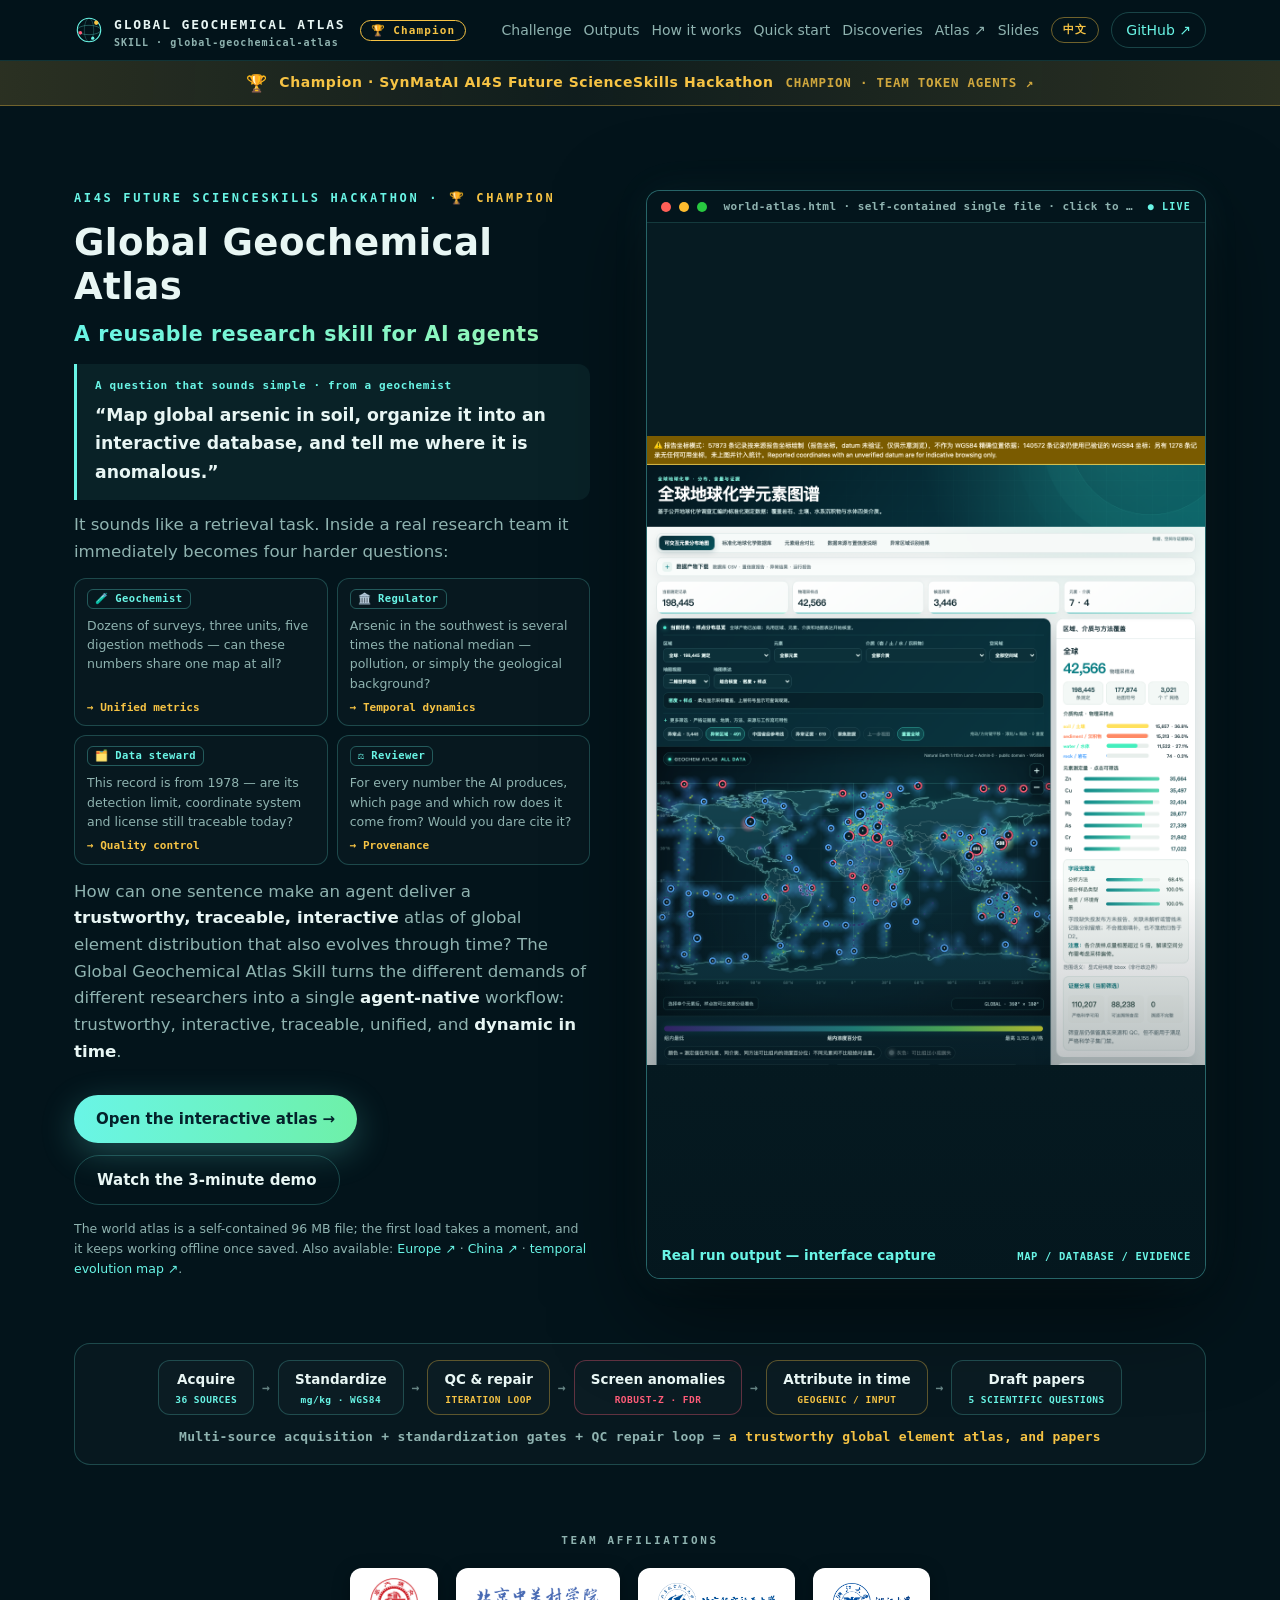
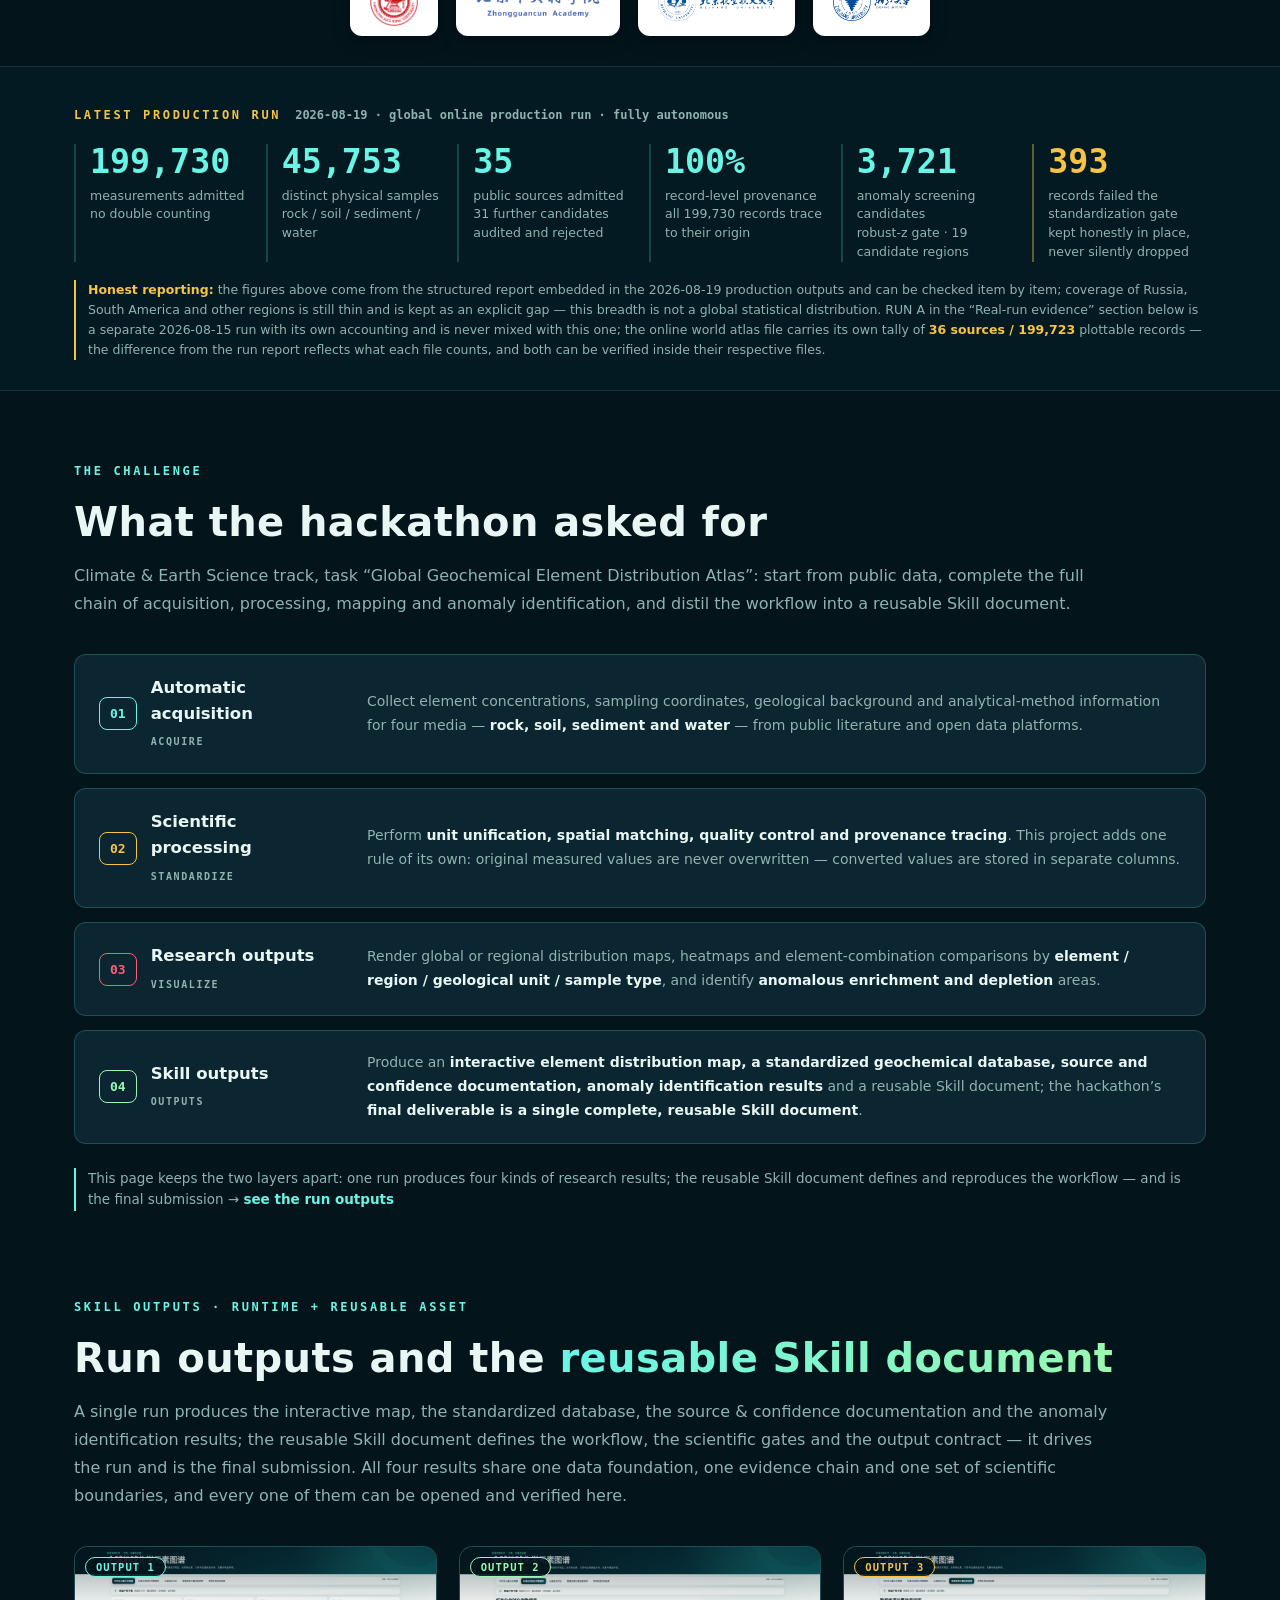
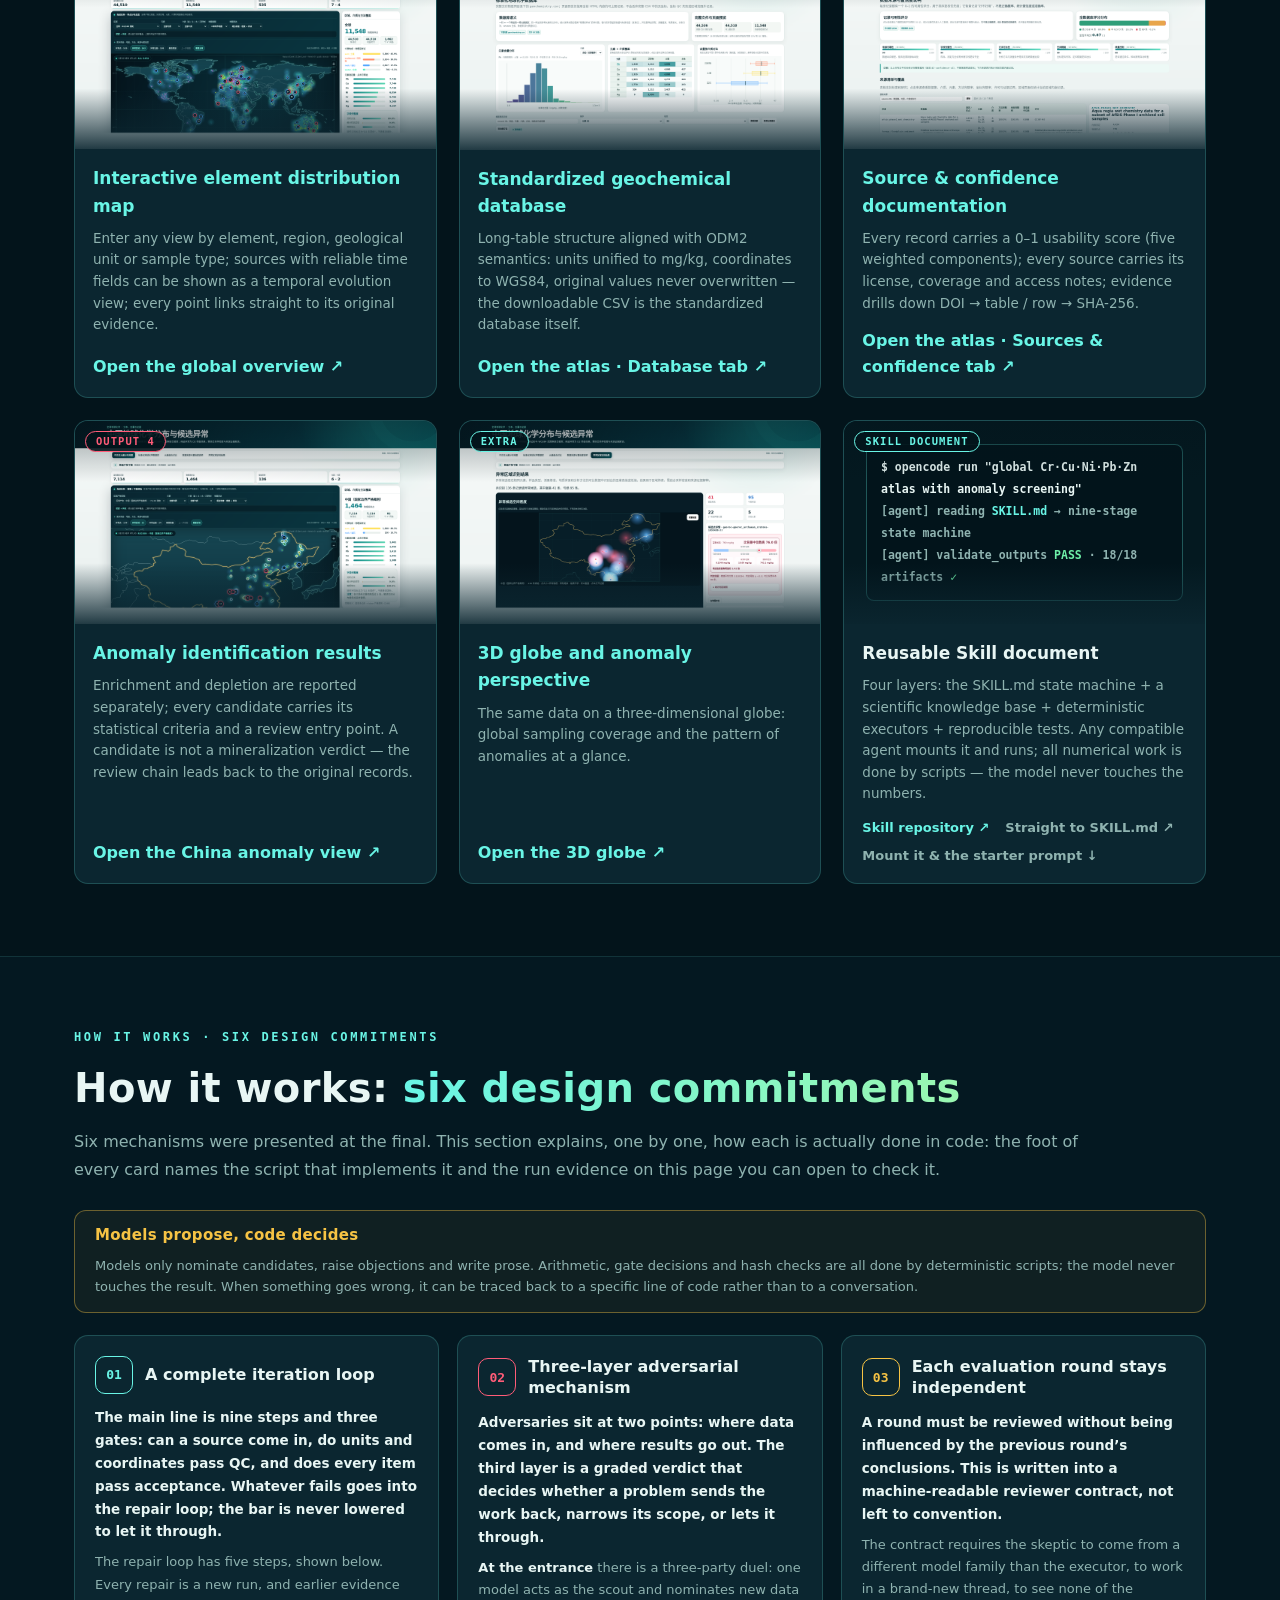
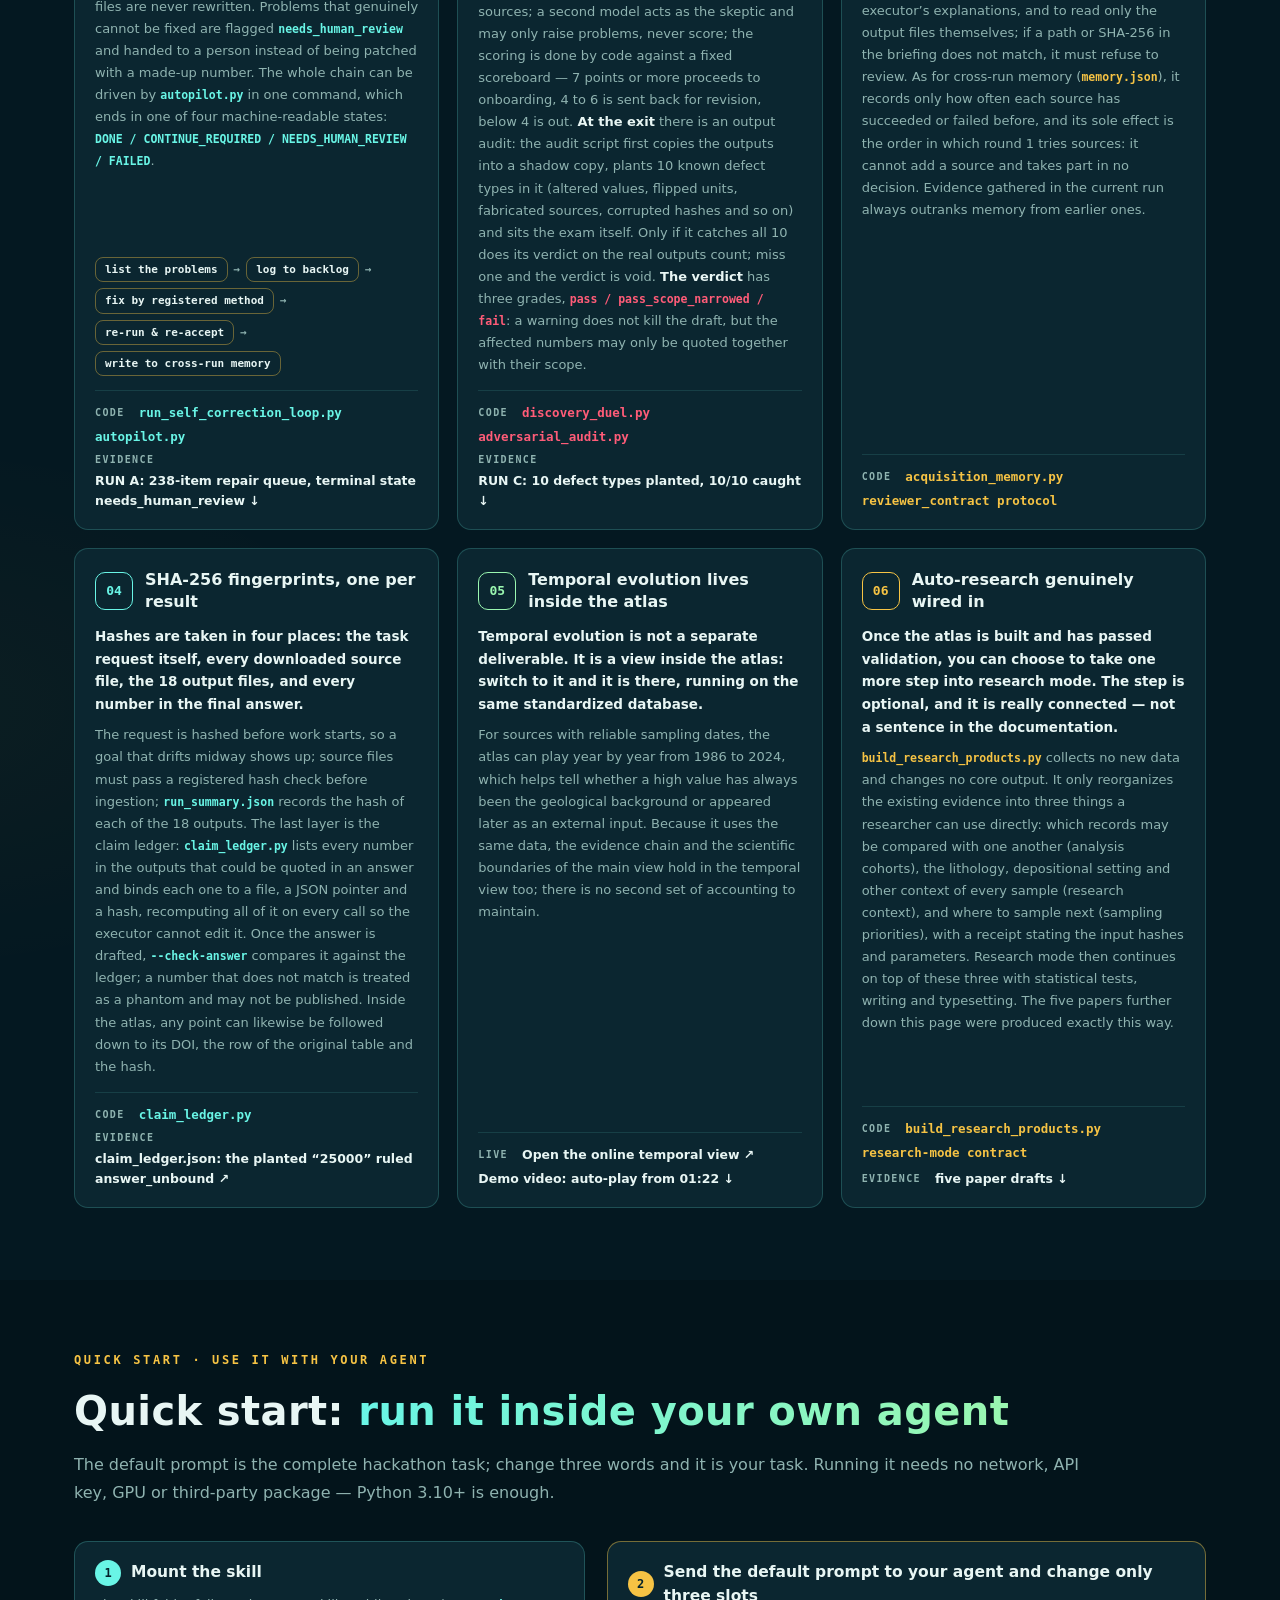
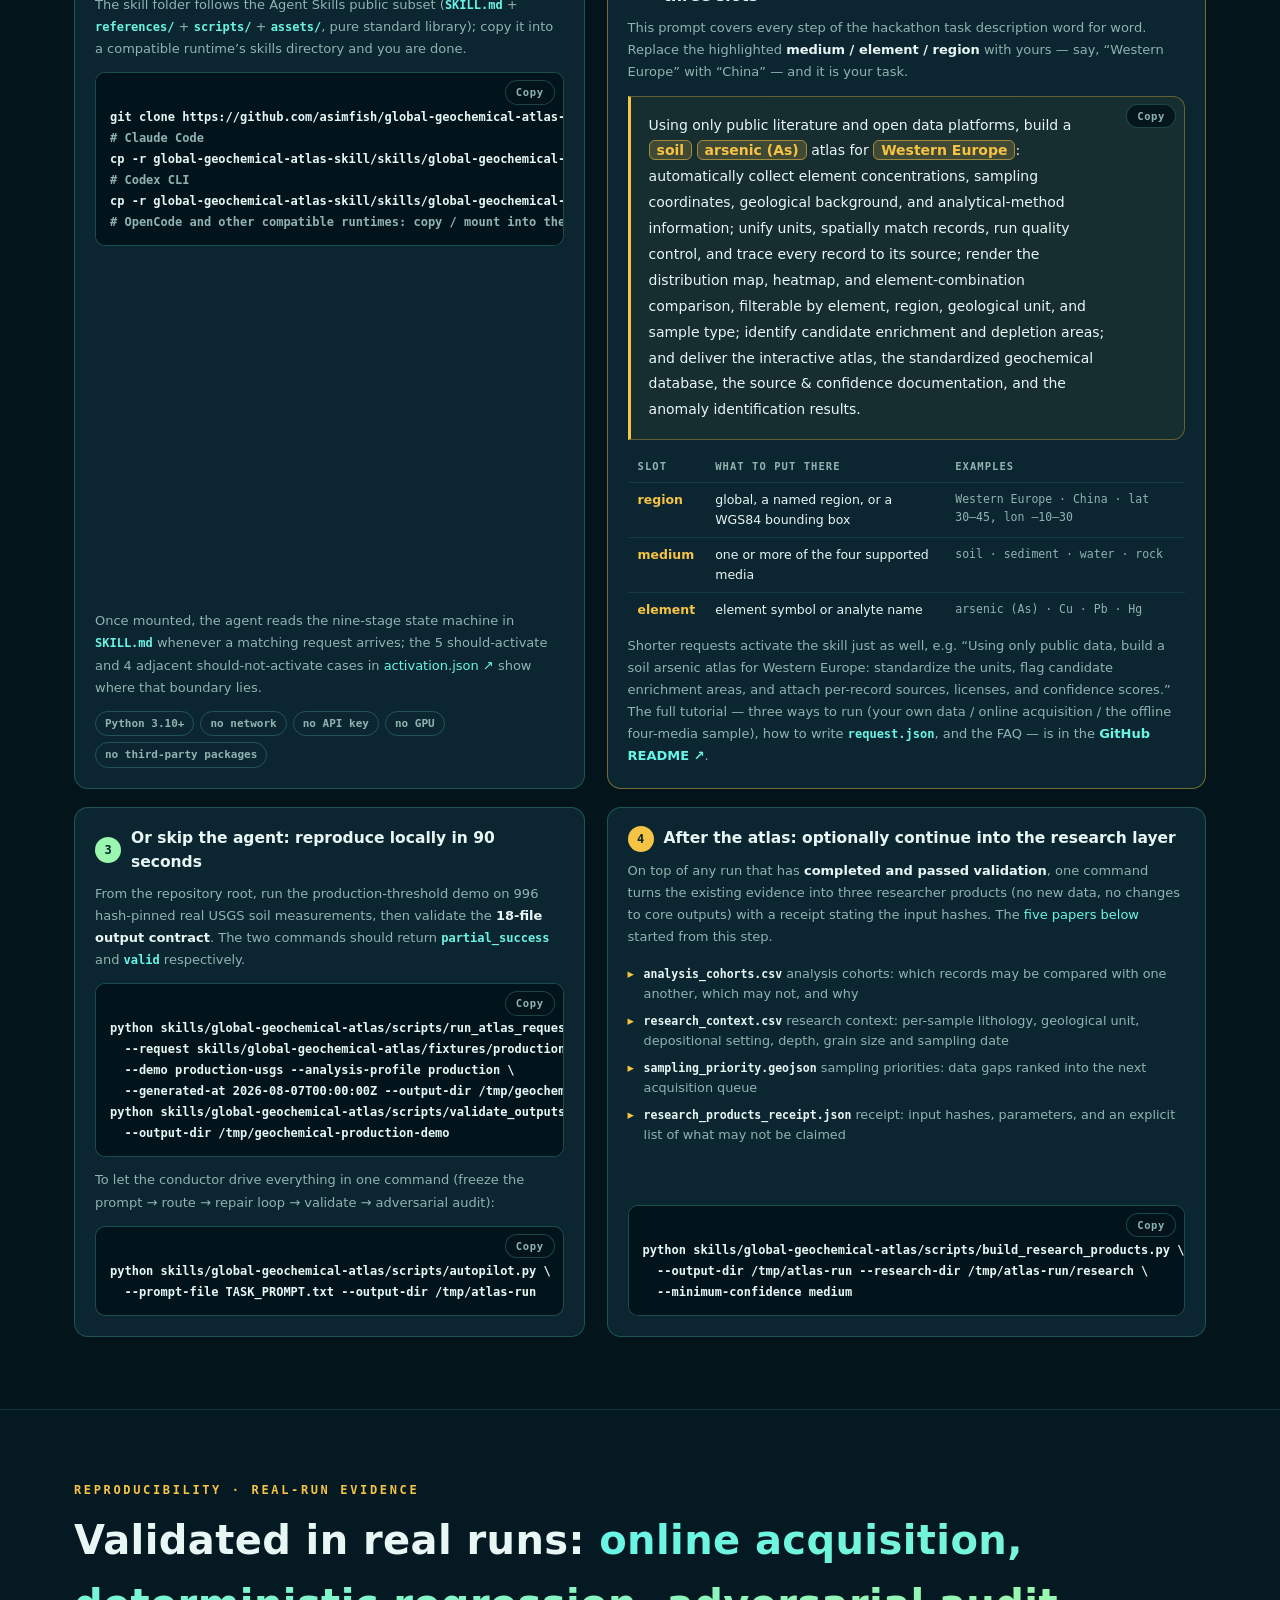
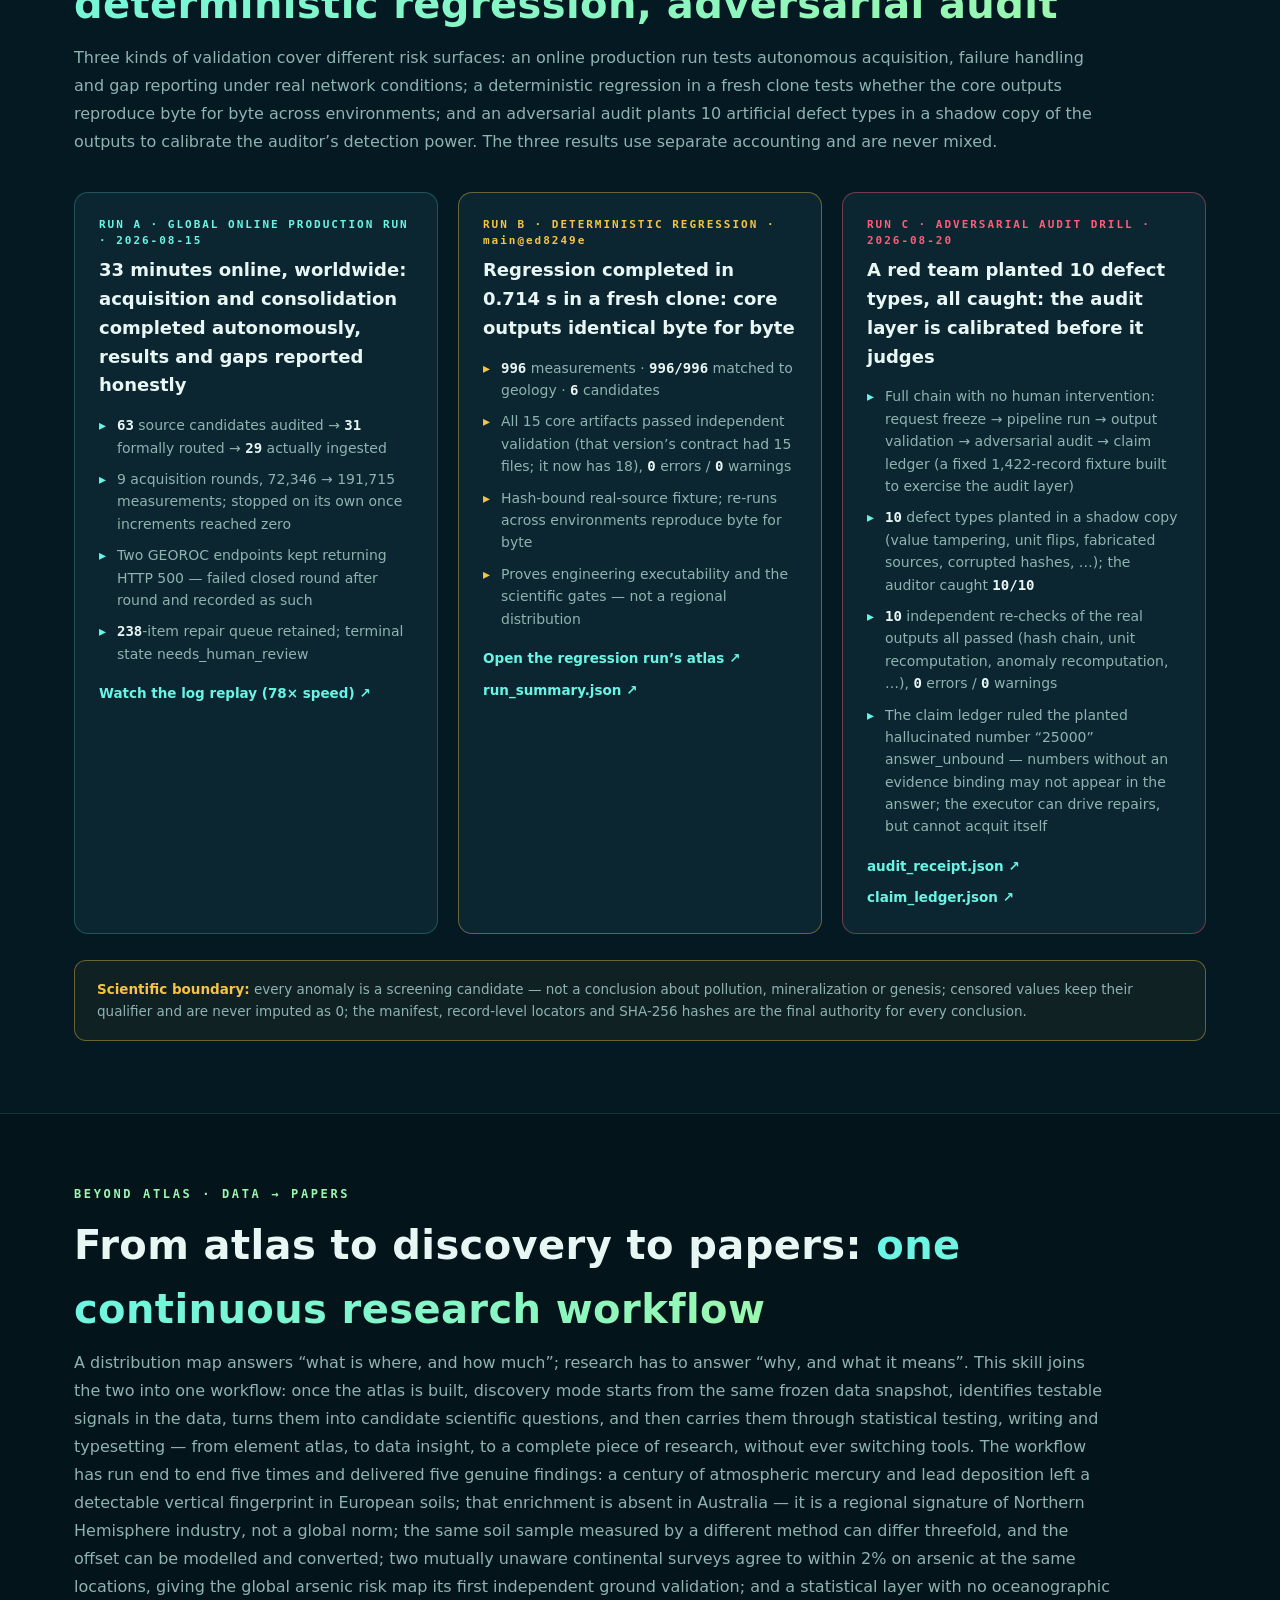
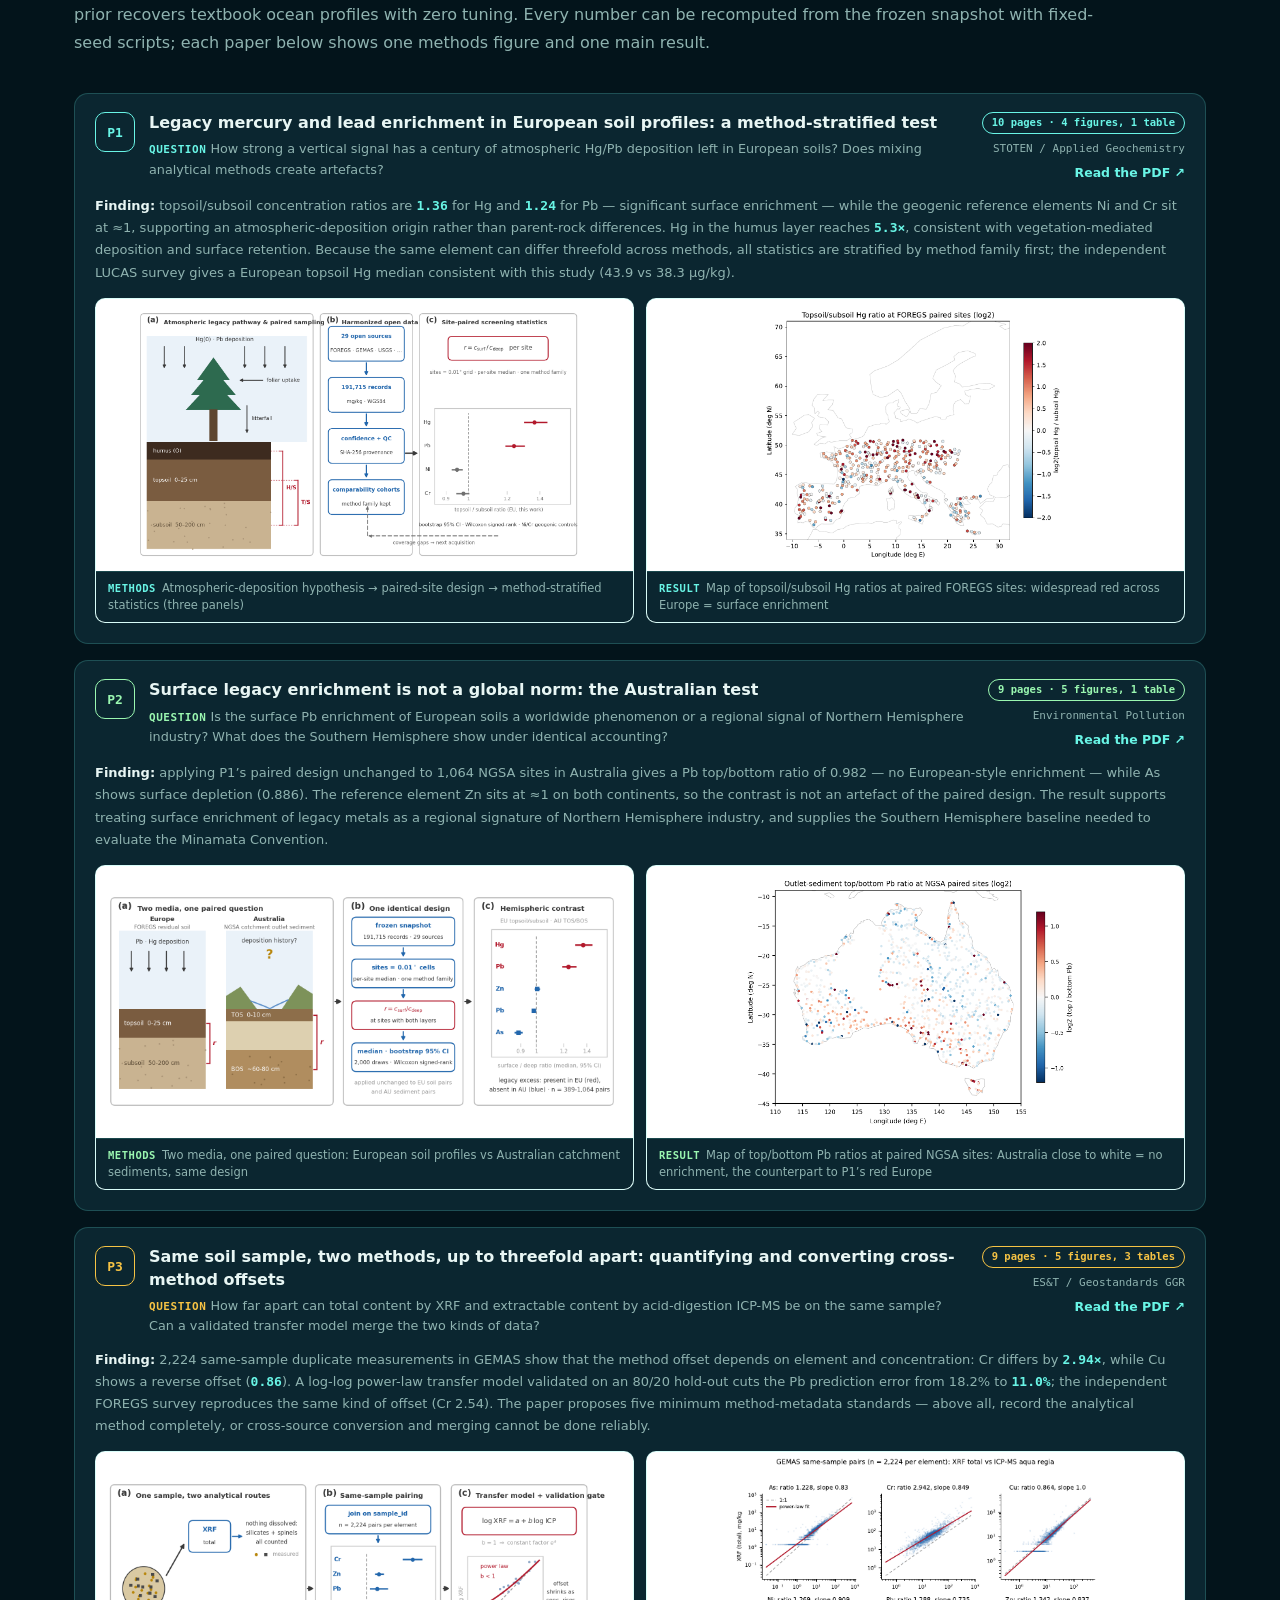
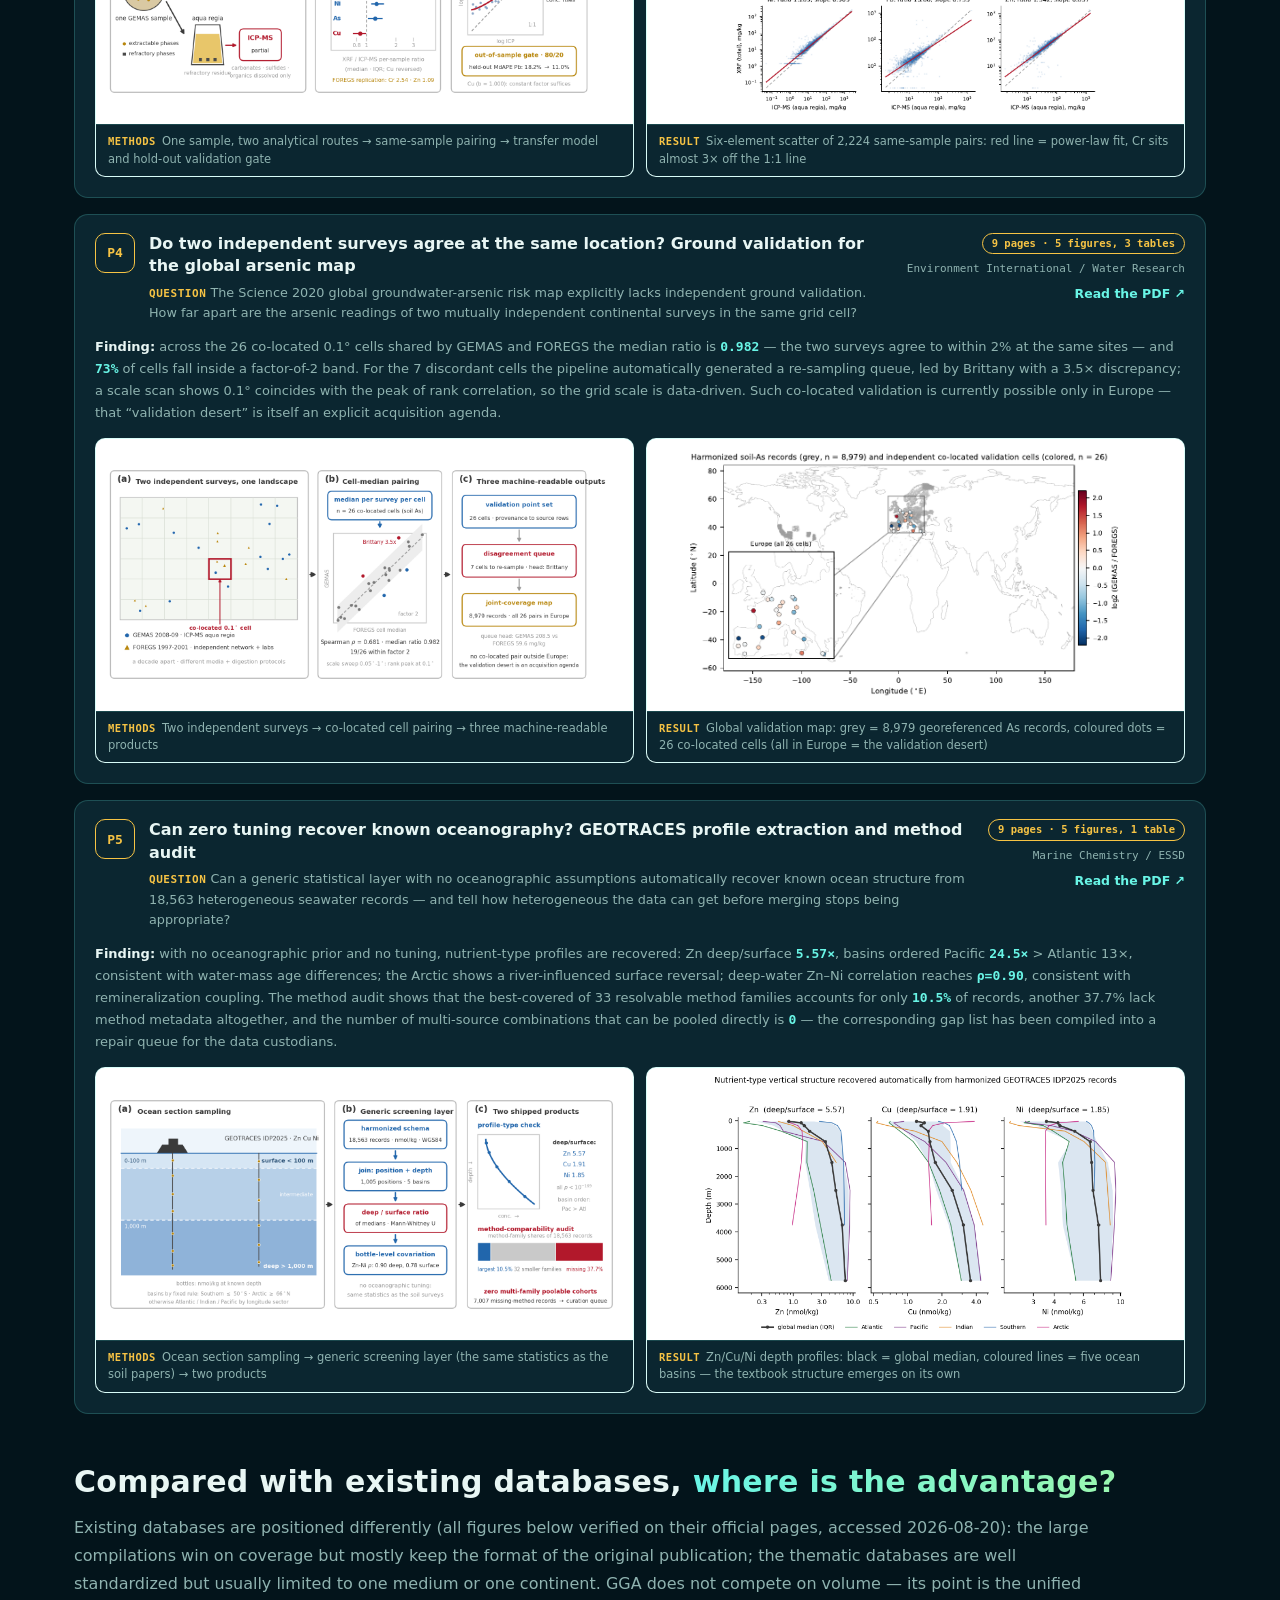
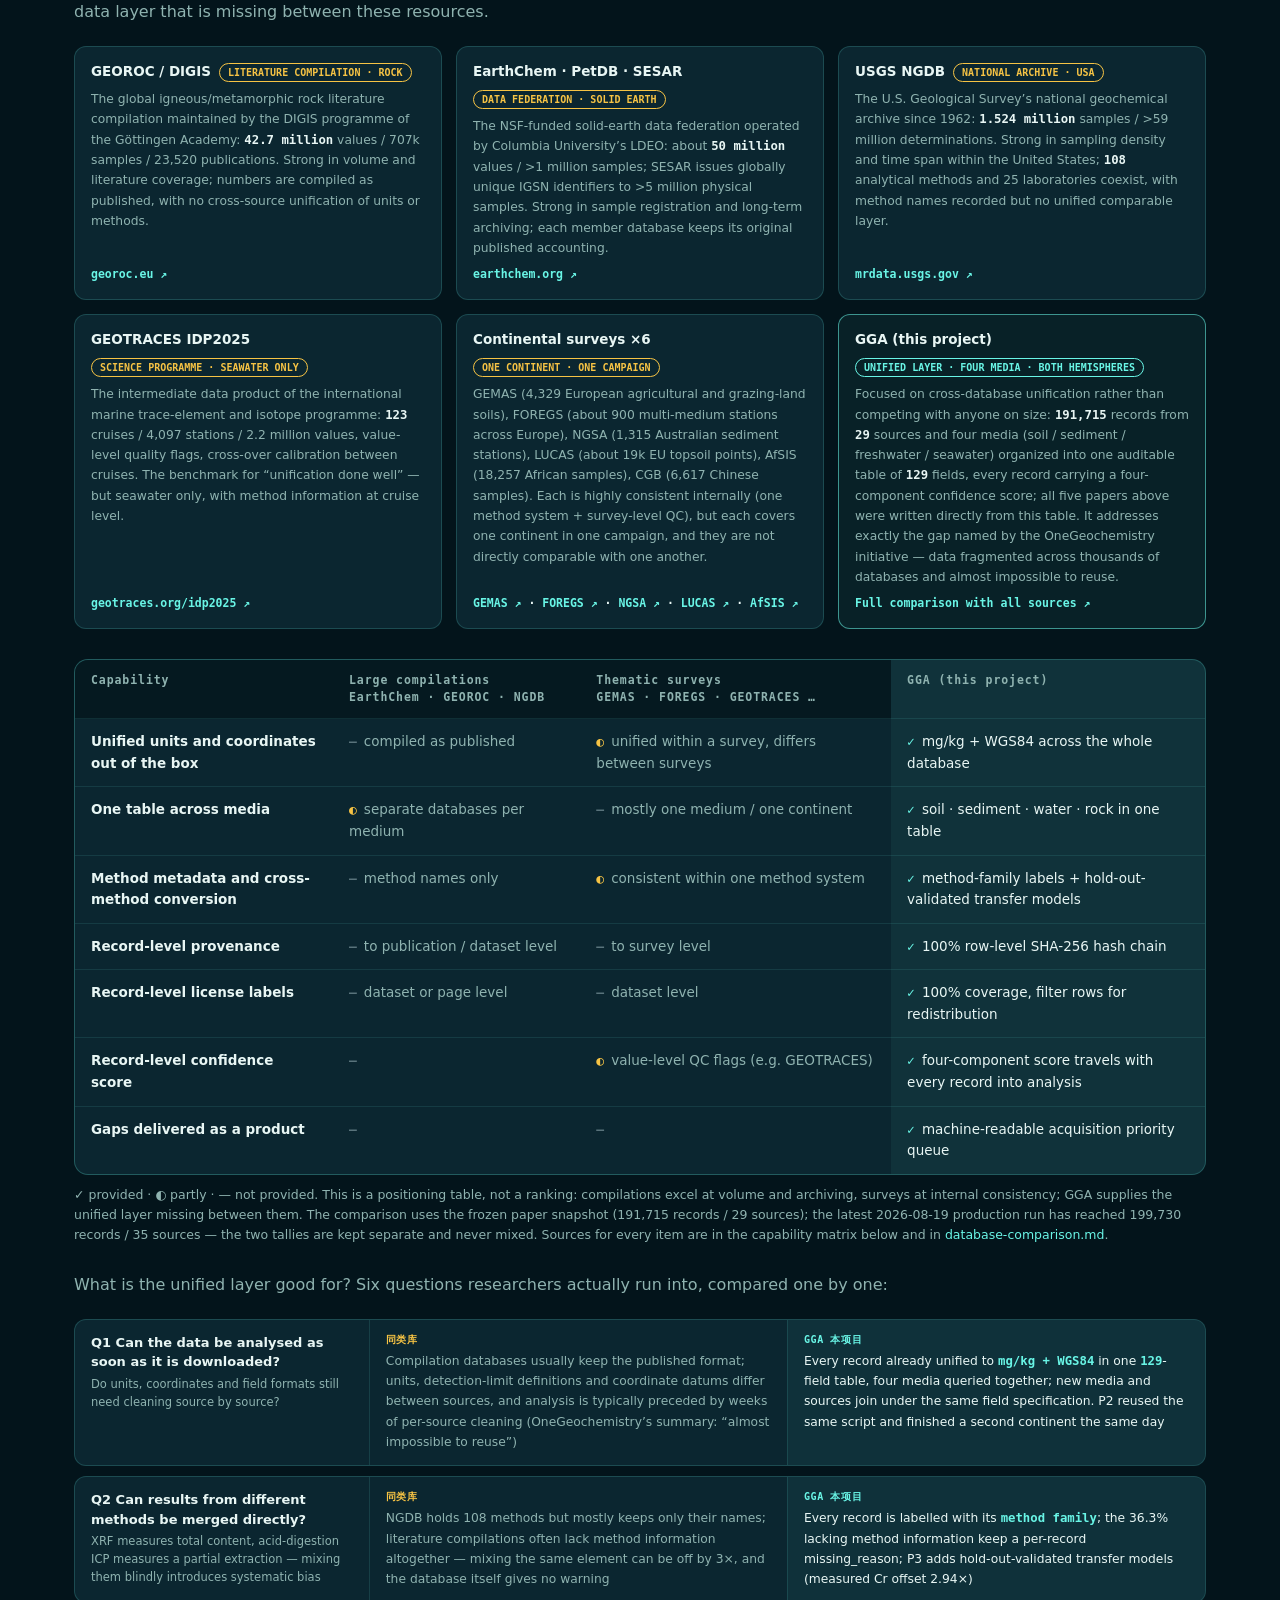
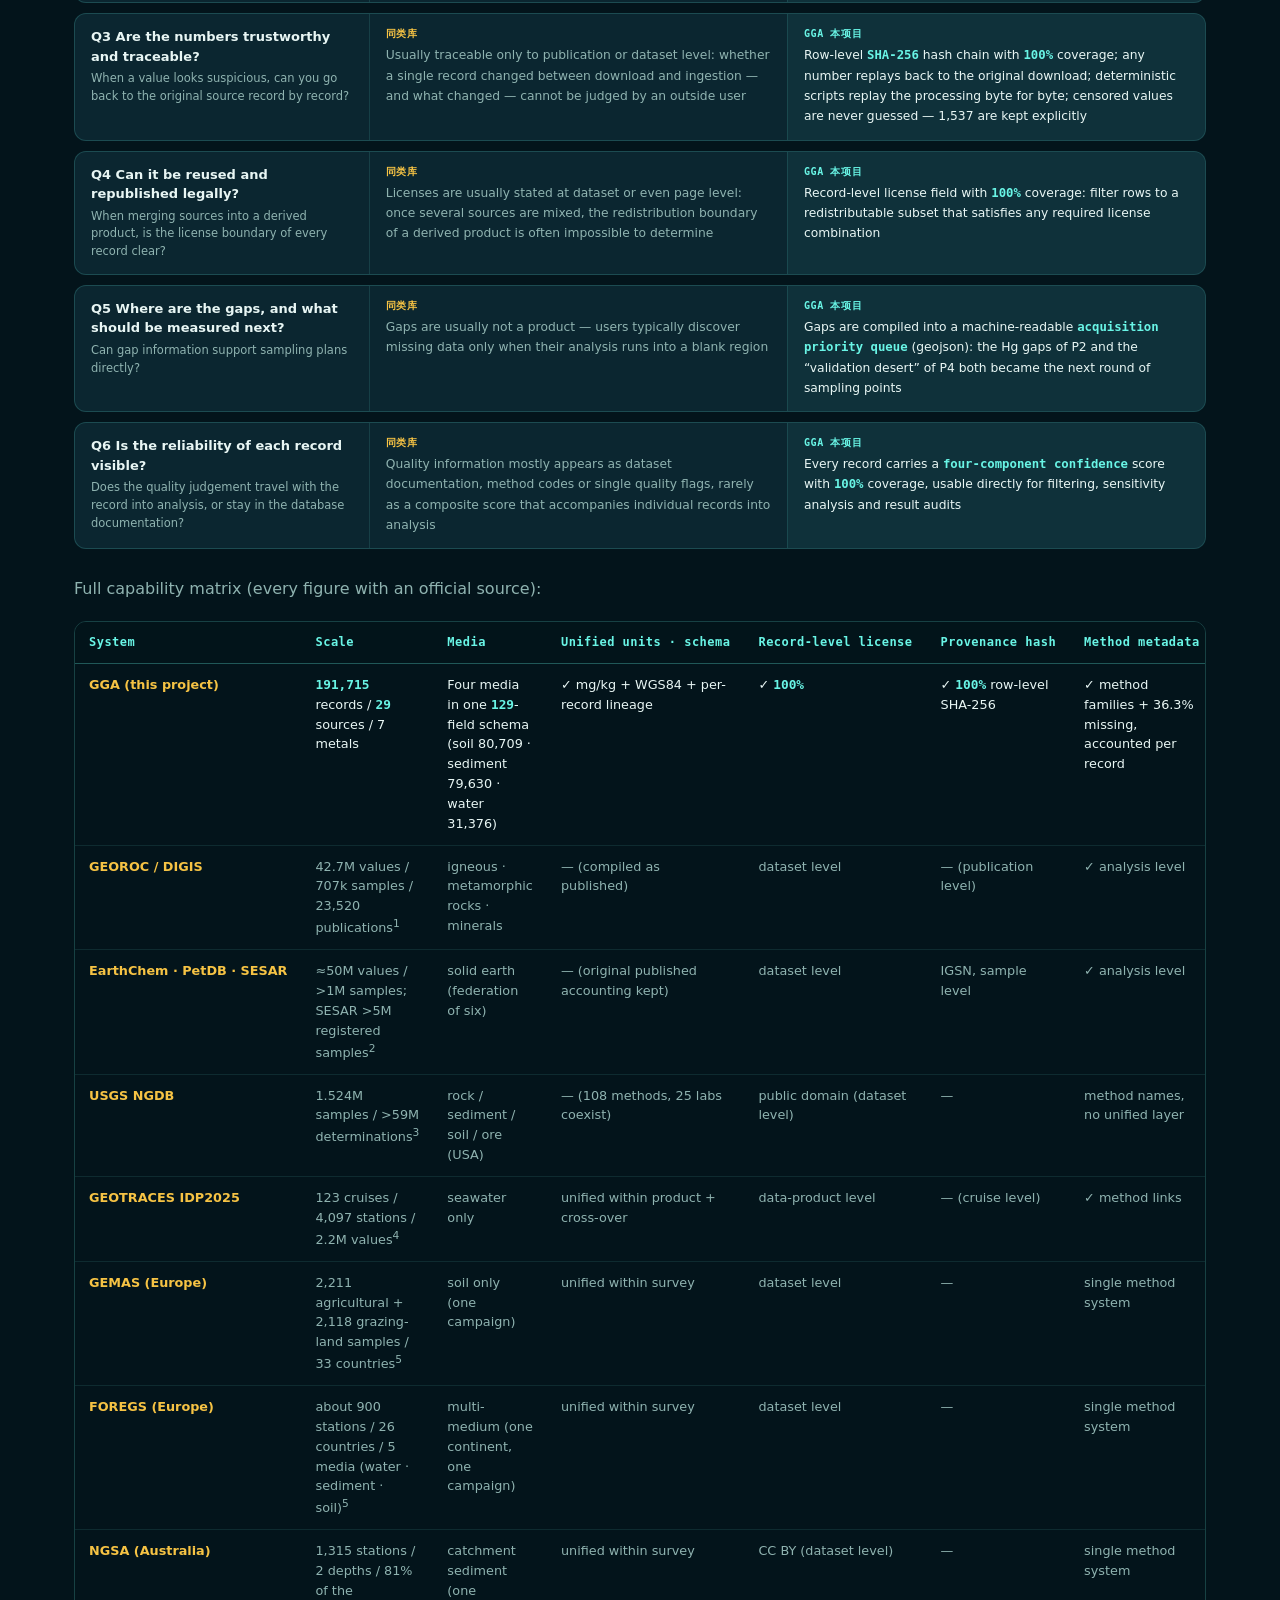
<file: en.html>
<!DOCTYPE html>
<html lang="en">
<head>
<meta charset="UTF-8">
<meta name="viewport" content="width=device-width, initial-scale=1">
<title>Global Geochemical Atlas Skill · A reusable research skill for AI agents · Team Token Agents</title>
<meta name="description" content="Global Geochemical Atlas: a reusable, agent-native research skill. An AI agent autonomously acquires public geochemical data, runs unit and coordinate quality control, renders interactive element atlases, and archives every number with a SHA-256 fingerprint. Champion of the SynMatAI AI4S Future ScienceSkills Hackathon.">
<meta name="theme-color" content="#03141b">
<link rel="canonical" href="https://asimfish.github.io/global-geochemical-atlas-demo/en.html">
<link rel="icon" type="image/svg+xml" href="data:image/svg+xml,%3Csvg xmlns='http://www.w3.org/2000/svg' viewBox='0 0 64 64'%3E%3Crect width='64' height='64' rx='14' fill='%2303141b'/%3E%3Ccircle cx='32' cy='32' r='23' fill='none' stroke='%2369f5e6' stroke-width='2.6'/%3E%3Cellipse cx='32' cy='32' rx='23' ry='9' fill='none' stroke='%2369f5e6' stroke-opacity='.5' stroke-width='1.4'/%3E%3Ccircle cx='46' cy='18' r='4.6' fill='%23f6c344'/%3E%3Ccircle cx='15' cy='38' r='3.9' fill='%23ff5c78'/%3E%3Ccircle cx='39' cy='48' r='3.4' fill='%2369f5e6'/%3E%3C/svg%3E">
<meta property="og:type" content="website">
<meta property="og:site_name" content="Global Geochemical Atlas Skill">
<meta property="og:locale" content="en_US">
<meta property="og:url" content="https://asimfish.github.io/global-geochemical-atlas-demo/en.html">
<meta property="og:title" content="Global Geochemical Atlas Skill · A reusable research skill for AI agents">
<meta property="og:description" content="An AI agent autonomously acquires public geochemical data, unifies units, runs quality control, traces every record to its source, renders interactive element atlases and flags anomaly candidates — every number carries a SHA-256 fingerprint. Champion of the SynMatAI AI4S Future ScienceSkills Hackathon.">
<meta property="og:image" content="https://asimfish.github.io/global-geochemical-atlas-demo/assets/global-overview-1920x1080.png">
<meta property="og:image:width" content="1920">
<meta property="og:image:height" content="1080">
<meta property="og:image:alt" content="Screenshot of the interactive global element distribution atlas">
<meta name="twitter:card" content="summary_large_image">
<meta name="twitter:title" content="Global Geochemical Atlas Skill · A reusable research skill for AI agents">
<meta name="twitter:description" content="Autonomous acquisition, quality control, mapping and anomaly screening of public geochemical data — every number carries a SHA-256 fingerprint.">
<meta name="twitter:image" content="https://asimfish.github.io/global-geochemical-atlas-demo/assets/global-overview-1920x1080.png">
<link rel="alternate" hreflang="zh-CN" href="https://asimfish.github.io/global-geochemical-atlas-demo/">
<link rel="alternate" hreflang="en" href="https://asimfish.github.io/global-geochemical-atlas-demo/en.html">
<link rel="alternate" hreflang="x-default" href="https://asimfish.github.io/global-geochemical-atlas-demo/">
<link rel="stylesheet" href="assets/site.css">
<script>
  // Language routing before first paint: honour ?lang= first, then a remembered explicit choice.
  (function () {
    try {
      var q = /[?&]lang=(zh|en)\b/.exec(location.search);
      var pref = q ? q[1] : localStorage.getItem('gga-lang');
      if (q) localStorage.setItem('gga-lang', q[1]);
      if (pref === 'zh') location.replace('index.html' + location.hash);
    } catch (e) {}
  })();
</script>
</head>
<body>

<header class="topbar">
  <div class="wrap">
    <a class="brand" href="#top">
      <svg viewBox="0 0 64 64" aria-hidden="true"><circle cx="32" cy="32" r="25" fill="none" stroke="#69f5e6" stroke-width="2.4"/><ellipse cx="32" cy="32" rx="25" ry="10" fill="none" stroke="rgba(105,245,230,.5)" stroke-width="1.3"/><ellipse cx="32" cy="32" rx="10" ry="25" fill="none" stroke="rgba(105,245,230,.35)" stroke-width="1.3"/><circle cx="47.5" cy="16.5" r="4.6" fill="#f6c344"/><circle cx="13.5" cy="38" r="3.9" fill="#ff5c78"/><circle cx="40" cy="49.5" r="3.4" fill="#69f5e6"/></svg>
      <span><b>GLOBAL GEOCHEMICAL ATLAS</b><small>SKILL · global-geochemical-atlas</small></span>
    </a>
    <span class="team-badge">🏆 Champion</span>
    <nav class="top-nav">
      <a href="#challenge">Challenge</a>
      <a href="#deliverables">Outputs</a>
      <a href="#how">How it works</a>
      <a href="#quickstart">Quick start</a>
      <a href="#research">Discoveries</a>
      <a href="live/world-atlas.html" target="_blank" rel="noopener">Atlas ↗</a>
      <a href="slides.html">Slides</a>
      <a class="ext" href="finals/Global-Geochemical-Atlas-Poster.pdf" target="_blank" rel="noopener">Poster</a>
      <a class="ext" href="https://xhslink.cn/o/7EMuFyOOsO5" target="_blank" rel="noopener">Xiaohongshu</a>
      <a class="ext" href="https://zhuanlan.zhihu.com/p/2073539526404879853" target="_blank" rel="noopener">Zhihu</a>
      <a class="ext" href="https://chembot.zgca.com/" target="_blank" rel="noopener">Team site</a>
      <a class="ext" href="https://synmatai.cn/hackathon" target="_blank" rel="noopener">Hackathon</a>
      <a class="lang" href="index.html" hreflang="zh-CN" lang="zh-CN" data-lang="zh" title="切换到中文">中文</a>
      <a class="gh" href="https://github.com/asimfish/global-geochemical-atlas-skill" target="_blank" rel="noopener">GitHub ↗</a>
    </nav>
    <button class="nav-toggle" type="button" aria-label="Open menu" aria-expanded="false" aria-controls="mobile-menu"><span></span><span></span><span></span></button>
  </div>
  <nav id="mobile-menu" class="mobile-menu" hidden aria-label="Site navigation">
    <a href="#challenge">The challenge</a>
    <a href="#deliverables">Run outputs</a>
    <a href="#how">How it works</a>
    <a href="#quickstart">Quick start</a>
    <a href="#runs">Real-run evidence</a>
    <a href="#research">Scientific discoveries</a>
    <a href="#video">Demo video</a>
    <a href="#materials">Downloads</a>
    <span class="mm-label">Live outputs · External links</span>
    <a href="live/world-atlas.html" target="_blank" rel="noopener">Interactive atlas<small>96 MB</small></a>
    <a href="live/world-temporal.html" target="_blank" rel="noopener">Temporal evolution atlas</a>
    <a href="slides.html">Slides (Chinese)</a>
    <a href="finals/Global-Geochemical-Atlas-Poster.pdf" target="_blank" rel="noopener">Poster PDF (Chinese)</a>
    <a href="https://github.com/asimfish/global-geochemical-atlas-skill" target="_blank" rel="noopener">GitHub skill repository ↗</a>
    <a href="https://xhslink.cn/o/7EMuFyOOsO5" target="_blank" rel="noopener">Xiaohongshu ↗</a>
    <a href="https://zhuanlan.zhihu.com/p/2073539526404879853" target="_blank" rel="noopener">Zhihu ↗</a>
    <a href="https://chembot.zgca.com/" target="_blank" rel="noopener">Team site ChemBot ↗</a>
    <a href="https://synmatai.cn/hackathon" target="_blank" rel="noopener">Hackathon site ↗</a>
    <a href="index.html" hreflang="zh-CN" lang="zh-CN" data-lang="zh">中文版 →</a>
  </nav>
</header>

<a class="champ-bar" href="https://synmatai.cn/hackathon/" target="_blank" rel="noopener">
  <div class="wrap">
    <span class="cup">🏆</span>
    <b>Champion · SynMatAI AI4S Future ScienceSkills Hackathon</b>
    <small>CHAMPION · TEAM TOKEN AGENTS ↗</small>
  </div>
</a>

<section class="hero" id="top">
  <div class="wrap">
    <div class="fx">
      <div class="eyebrow">AI4S Future ScienceSkills Hackathon · <span style="color:var(--gold)">🏆 Champion</span></div>
      <h1>Global Geochemical Atlas<span class="h1-sub gradient">A reusable research skill for AI agents</span></h1>
      <div class="hero-quote">
        <em class="q-who">A question that sounds simple · from a geochemist</em>
        <p>“Map global arsenic in soil, organize it into an interactive database, and tell me where it is anomalous.”</p>
      </div>
      <p class="sub" style="margin-top:12px">It sounds like a retrieval task. Inside a real research team it immediately becomes four harder questions:</p>
      <div class="pain-grid">
        <div class="pain-card"><span class="role">🧪 Geochemist</span><p>Dozens of surveys, three units, five digestion methods — can these numbers share one map at all?</p><em class="pl-tag">→ Unified metrics</em></div>
        <div class="pain-card"><span class="role">🏛️ Regulator</span><p>Arsenic in the southwest is several times the national median — pollution, or simply the geological background?</p><em class="pl-tag">→ Temporal dynamics</em></div>
        <div class="pain-card"><span class="role">🗂️ Data steward</span><p>This record is from 1978 — are its detection limit, coordinate system and license still traceable today?</p><em class="pl-tag">→ Quality control</em></div>
        <div class="pain-card"><span class="role">⚖️ Reviewer</span><p>For every number the AI produces, which page and which row does it come from? Would you dare cite it?</p><em class="pl-tag">→ Provenance</em></div>
      </div>
      <p class="sub" style="margin-top:14px">How can one sentence make an agent deliver a <b>trustworthy, traceable, interactive</b> atlas of global element distribution that also evolves through time? The Global Geochemical Atlas Skill turns the different demands of different researchers into a single <b>agent-native</b> workflow: trustworthy, interactive, traceable, unified, and <b>dynamic in time</b>.</p>
      <div class="cta-row">
        <a class="btn primary" href="live/world-atlas.html">Open the interactive atlas →</a>
        <a class="btn ghost" href="#video">Watch the 3-minute demo</a>
      </div>
      <p class="hero-note">The world atlas is a self-contained 96 MB file; the first load takes a moment, and it keeps working offline once saved. Also available: <a href="live/europe-atlas.html" target="_blank" rel="noopener">Europe ↗</a> · <a href="live/china-atlas.html" target="_blank" rel="noopener">China ↗</a> · <a href="live/world-temporal.html" target="_blank" rel="noopener">temporal evolution map ↗</a>.</p>
    </div>
    <a class="browser-card fx" href="live/world-atlas.html" aria-label="Open the interactive world atlas">
      <div class="browser-bar"><i></i><i></i><i></i><span>world-atlas.html · self-contained single file · click to open</span><em>● LIVE</em></div>
      <div class="shot">
        <img src="finals/assets/hero-map-1240x1400.png" alt="World atlas interface: global distribution of 198,445 measurements, anomaly candidate rings and the media coverage sidebar" loading="eager">
        <div class="shot-caption"><b>Real run output — interface capture</b><span>MAP / DATABASE / EVIDENCE</span></div>
      </div>
    </a>
    <div class="hero-band fx">
      <div class="hero-flow">
        <span class="hf-step"><b>Acquire</b><small>36 SOURCES</small></span><i>→</i>
        <span class="hf-step"><b>Standardize</b><small>mg/kg · WGS84</small></span><i>→</i>
        <span class="hf-step gold"><b>QC &amp; repair</b><small>ITERATION LOOP</small></span><i>→</i>
        <span class="hf-step red"><b>Screen anomalies</b><small>ROBUST-Z · FDR</small></span><i>→</i>
        <a class="hf-step gold" href="live/world-temporal.html" target="_blank" rel="noopener"><b>Attribute in time</b><small>GEOGENIC / INPUT</small></a><i>→</i>
        <span class="hf-step"><b>Draft papers</b><small>5 SCIENTIFIC QUESTIONS</small></span>
      </div>
      <p class="hero-formula">Multi-source acquisition + standardization gates + QC repair loop = <b>a trustworthy global element atlas, and papers</b></p>
    </div>
  </div>
</section>

<div class="orgs-bar fx">
  <div class="wrap">
    <div class="org-label">Team Affiliations</div>
    <div class="org"><img class="seal" src="assets/orgs/sjtu.png" alt="Shanghai Jiao Tong University"></div>
    <div class="org"><img class="slim" src="assets/orgs/zgca.png" alt="Beijing Zhongguancun Academy"></div>
    <div class="org"><img src="assets/orgs/buaa.png" alt="Beihang University"></div>
    <div class="org"><img src="assets/orgs/zju.png" alt="Zhejiang University"></div>
  </div>
</div>

<div class="stats">
  <div class="wrap fx">
    <div class="stats-head">
      <span class="eyebrow">Latest Production Run</span>
      <span class="date">2026-08-19 · global online production run · fully autonomous</span>
    </div>
    <div class="stats-grid">
      <div class="stat"><b data-n="199730">199,730</b><span>measurements admitted<br>no double counting</span></div>
      <div class="stat"><b data-n="45753">45,753</b><span>distinct physical samples<br>rock / soil / sediment / water</span></div>
      <div class="stat"><b data-n="35">35</b><span>public sources admitted<br>31 further candidates audited and rejected</span></div>
      <div class="stat"><b data-n="100" data-suffix="%">100%</b><span>record-level provenance<br>all 199,730 records trace to their origin</span></div>
      <div class="stat"><b data-n="3721">3,721</b><span>anomaly screening candidates<br>robust-z gate · 19 candidate regions</span></div>
      <div class="stat warn"><b data-n="393">393</b><span>records failed the standardization gate<br>kept honestly in place, never silently dropped</span></div>
    </div>
    <p class="stats-caveat"><b>Honest reporting:</b> the figures above come from the structured report embedded in the 2026-08-19 production outputs and can be checked item by item; coverage of Russia, South America and other regions is still thin and is kept as an explicit gap — this breadth is not a global statistical distribution. RUN A in the “Real-run evidence” section below is a separate 2026-08-15 run with its own accounting and is never mixed with this one; the online world atlas file carries its own tally of <b>36 sources / 199,723</b> plottable records — the difference from the run report reflects what each file counts, and both can be verified inside their respective files.</p>
  </div>
</div>

<section id="challenge" style="padding-bottom:16px">
  <div class="wrap">
    <div class="fx">
      <div class="eyebrow">The Challenge</div>
      <h2 class="section-title">What the hackathon asked for</h2>
      <p class="section-sub">Climate &amp; Earth Science track, task “Global Geochemical Element Distribution Atlas”: start from public data, complete the full chain of acquisition, processing, mapping and anomaly identification, and distil the workflow into a reusable Skill document.</p>
    </div>
    <div class="req-rows">
      <div class="req-row fx">
        <div class="req-head"><span class="req-no">01</span><span class="req-name"><b>Automatic acquisition</b><small>ACQUIRE</small></span></div>
        <p>Collect element concentrations, sampling coordinates, geological background and analytical-method information for four media — <b>rock, soil, sediment and water</b> — from public literature and open data platforms.</p>
      </div>
      <div class="req-row fx" style="--c:var(--gold)">
        <div class="req-head"><span class="req-no">02</span><span class="req-name"><b>Scientific processing</b><small>STANDARDIZE</small></span></div>
        <p>Perform <b>unit unification, spatial matching, quality control and provenance tracing</b>. This project adds one rule of its own: original measured values are never overwritten — converted values are stored in separate columns.</p>
      </div>
      <div class="req-row fx" style="--c:var(--red)">
        <div class="req-head"><span class="req-no">03</span><span class="req-name"><b>Research outputs</b><small>VISUALIZE</small></span></div>
        <p>Render global or regional distribution maps, heatmaps and element-combination comparisons by <b>element / region / geological unit / sample type</b>, and identify <b>anomalous enrichment and depletion</b> areas.</p>
      </div>
      <div class="req-row fx" style="--c:#9af7b0">
        <div class="req-head"><span class="req-no">04</span><span class="req-name"><b>Skill outputs</b><small>OUTPUTS</small></span></div>
        <p>Produce an <b>interactive element distribution map, a standardized geochemical database, source and confidence documentation, anomaly identification results</b> and a reusable Skill document; the hackathon’s <b>final deliverable is a single complete, reusable Skill document</b>.</p>
      </div>
    </div>
    <p class="req-bridge fx">This page keeps the two layers apart: one run produces four kinds of research results; the reusable Skill document defines and reproduces the workflow — and is the final submission → <a href="#deliverables">see the run outputs</a></p>
  </div>
</section>

<section id="deliverables">
  <div class="wrap">
    <div class="fx">
      <div class="eyebrow">Skill Outputs · Runtime + Reusable Asset</div>
      <h2 class="section-title">Run outputs and the <span class="gradient">reusable Skill document</span></h2>
      <p class="section-sub">A single run produces the interactive map, the standardized database, the source &amp; confidence documentation and the anomaly identification results; the reusable Skill document defines the workflow, the scientific gates and the output contract — it drives the run and is the final submission. All four results share one data foundation, one evidence chain and one set of scientific boundaries, and every one of them can be opened and verified here.</p>
    </div>
    <div class="cards">
      <a class="card fx" href="live/world-atlas.html" target="_blank" rel="noopener">
        <div class="thumb"><span class="tag">OUTPUT 1</span><img src="assets/global-overview-1920x1080.png" alt="Interactive element distribution map" loading="lazy"></div>
        <div class="body">
          <h3>Interactive element distribution map</h3>
          <p>Enter any view by element, region, geological unit or sample type; sources with reliable time fields can be shown as a temporal evolution view; every point links straight to its original evidence.</p>
          <div class="links"><span style="color:var(--mint);font-weight:700">Open the global overview ↗</span></div>
        </div>
      </a>
      <a class="card fx" href="live/world-atlas.html" target="_blank" rel="noopener" style="--c:#9af7b0">
        <div class="thumb"><span class="tag" style="--c:#9af7b0">OUTPUT 2</span><img src="assets/database-view-1920x1080.png" alt="Standardized geochemical database" loading="lazy"></div>
        <div class="body">
          <h3>Standardized geochemical database</h3>
          <p>Long-table structure aligned with ODM2 semantics: units unified to mg/kg, coordinates to WGS84, original values never overwritten — the downloadable CSV is the standardized database itself.</p>
          <div class="links"><span style="color:var(--mint);font-weight:700">Open the atlas · Database tab ↗</span></div>
        </div>
      </a>
      <a class="card fx" href="live/world-atlas.html" target="_blank" rel="noopener" style="--c:var(--gold)">
        <div class="thumb"><span class="tag" style="--c:var(--gold)">OUTPUT 3</span><img src="assets/source-view-1920x1080.png" alt="Source and confidence documentation" loading="lazy"></div>
        <div class="body">
          <h3>Source &amp; confidence documentation</h3>
          <p>Every record carries a 0–1 usability score (five weighted components); every source carries its license, coverage and access notes; evidence drills down DOI → table / row → SHA-256.</p>
          <div class="links"><span style="color:var(--mint);font-weight:700">Open the atlas · Sources &amp; confidence tab ↗</span></div>
        </div>
      </a>
      <a class="card fx" href="live/china-atlas.html" target="_blank" rel="noopener" style="--c:var(--red)">
        <div class="thumb"><span class="tag" style="--c:var(--red)">OUTPUT 4</span><img src="assets/china-anomaly-1920x1080.png" alt="Anomaly identification results" loading="lazy"></div>
        <div class="body">
          <h3>Anomaly identification results</h3>
          <p>Enrichment and depletion are reported separately; every candidate carries its statistical criteria and a review entry point. A candidate is not a mineralization verdict — the review chain leads back to the original records.</p>
          <div class="links"><span style="color:var(--mint);font-weight:700">Open the China anomaly view ↗</span></div>
        </div>
      </a>
      <a class="card fx" href="live/globe-3d.html" target="_blank" rel="noopener">
        <div class="thumb"><span class="tag">EXTRA</span><img src="assets/anomaly-view-1920x1080.png" alt="3D globe view" loading="lazy"></div>
        <div class="body">
          <h3>3D globe and anomaly perspective</h3>
          <p>The same data on a three-dimensional globe: global sampling coverage and the pattern of anomalies at a glance.</p>
          <div class="links"><span style="color:var(--mint);font-weight:700">Open the 3D globe ↗</span></div>
        </div>
      </a>
      <div class="card skill-card fx">
        <div class="thumb">
          <span class="tag">SKILL DOCUMENT</span>
          <div class="term-mini">
            <div class="cmd">$ opencode run "global Cr·Cu·Ni·Pb·Zn atlas with anomaly screening"</div>
            <div>[agent] reading <b>SKILL.md</b> → nine-stage state machine</div>
            <div>[agent] validate_outputs <span class="ok">PASS</span> · 18/18 artifacts <span class="ok">✓</span></div>
          </div>
        </div>
        <div class="body">
          <h3>Reusable Skill document</h3>
          <p>Four layers: the SKILL.md state machine + a scientific knowledge base + deterministic executors + reproducible tests. Any compatible agent mounts it and runs; all numerical work is done by scripts — the model never touches the numbers.</p>
          <div class="links">
            <a href="https://github.com/asimfish/global-geochemical-atlas-skill" target="_blank" rel="noopener">Skill repository ↗</a>
            <a class="minor" href="https://github.com/asimfish/global-geochemical-atlas-skill/blob/main/skills/global-geochemical-atlas/SKILL.md" target="_blank" rel="noopener">Straight to SKILL.md ↗</a>
            <a class="minor" href="#quickstart">Mount it &amp; the starter prompt ↓</a>
          </div>
        </div>
      </div>
    </div>
  </div>
</section>

<section class="how" id="how">
  <div class="wrap">
    <div class="fx">
      <div class="eyebrow">How It Works · Six Design Commitments</div>
      <h2 class="section-title">How it works: <span class="gradient">six design commitments</span></h2>
      <p class="section-sub">Six mechanisms were presented at the final. This section explains, one by one, how each is actually done in code: the foot of every card names the script that implements it and the run evidence on this page you can open to check it.</p>
      <div class="principle"><b>Models propose, code decides</b><span>Models only nominate candidates, raise objections and write prose. Arithmetic, gate decisions and hash checks are all done by deterministic scripts; the model never touches the result. When something goes wrong, it can be traced back to a specific line of code rather than to a conversation.</span></div>
    </div>
    <div class="how-grid">
      <article class="how-card fx">
        <div class="how-head"><span class="how-no">01</span><b>A complete iteration loop</b></div>
        <p class="promise">The main line is nine steps and three gates: can a source come in, do units and coordinates pass QC, and does every item pass acceptance. Whatever fails goes into the repair loop; the bar is never lowered to let it through.</p>
        <p class="detail">The repair loop has five steps, shown below. Every repair is a new run, and earlier evidence files are never rewritten. Problems that genuinely cannot be fixed are flagged <code>needs_human_review</code> and handed to a person instead of being patched with a made-up number. The whole chain can be driven by <code>autopilot.py</code> in one command, which ends in one of four machine-readable states: <code>DONE / CONTINUE_REQUIRED / NEEDS_HUMAN_REVIEW / FAILED</code>.</p>
        <div class="loop-steps"><span>list the problems</span><i>→</i><span>log to backlog</span><i>→</i><span>fix by registered method</span><i>→</i><span>re-run &amp; re-accept</span><i>→</i><span>write to cross-run memory</span></div>
        <div class="how-foot">
          <div class="row"><span class="lbl">CODE</span>
          <a href="https://github.com/asimfish/global-geochemical-atlas-skill/blob/main/skills/global-geochemical-atlas/scripts/run_self_correction_loop.py" target="_blank" rel="noopener">run_self_correction_loop.py</a>
          <a href="https://github.com/asimfish/global-geochemical-atlas-skill/blob/main/skills/global-geochemical-atlas/scripts/autopilot.py" target="_blank" rel="noopener">autopilot.py</a></div>
          <div class="row"><span class="lbl">EVIDENCE</span><a class="site" href="#runs">RUN A: 238-item repair queue, terminal state needs_human_review ↓</a></div>
        </div>
      </article>
      <article class="how-card fx" style="--c:var(--red)">
        <div class="how-head"><span class="how-no">02</span><b>Three-layer adversarial mechanism</b></div>
        <p class="promise">Adversaries sit at two points: where data comes in, and where results go out. The third layer is a graded verdict that decides whether a problem sends the work back, narrows its scope, or lets it through.</p>
        <p class="detail"><b>At the entrance</b> there is a three-party duel: one model acts as the scout and nominates new data sources; a second model acts as the skeptic and may only raise problems, never score; the scoring is done by code against a fixed scoreboard — 7 points or more proceeds to onboarding, 4 to 6 is sent back for revision, below 4 is out. <b>At the exit</b> there is an output audit: the audit script first copies the outputs into a shadow copy, plants 10 known defect types in it (altered values, flipped units, fabricated sources, corrupted hashes and so on) and sits the exam itself. Only if it catches all 10 does its verdict on the real outputs count; miss one and the verdict is void. <b>The verdict</b> has three grades, <code>pass / pass_scope_narrowed / fail</code>: a warning does not kill the draft, but the affected numbers may only be quoted together with their scope.</p>
        <div class="how-foot">
          <div class="row"><span class="lbl">CODE</span>
          <a href="https://github.com/asimfish/global-geochemical-atlas-skill/blob/main/skills/global-geochemical-atlas/scripts/discovery_duel.py" target="_blank" rel="noopener">discovery_duel.py</a>
          <a href="https://github.com/asimfish/global-geochemical-atlas-skill/blob/main/skills/global-geochemical-atlas/scripts/adversarial_audit.py" target="_blank" rel="noopener">adversarial_audit.py</a></div>
          <div class="row"><span class="lbl">EVIDENCE</span><a class="site" href="#runs">RUN C: 10 defect types planted, 10/10 caught ↓</a></div>
        </div>
      </article>
      <article class="how-card fx" style="--c:var(--gold)">
        <div class="how-head"><span class="how-no">03</span><b>Each evaluation round stays independent</b></div>
        <p class="promise">A round must be reviewed without being influenced by the previous round’s conclusions. This is written into a machine-readable reviewer contract, not left to convention.</p>
        <p class="detail">The contract requires the skeptic to come from a different model family than the executor, to work in a brand-new thread, to see none of the executor’s explanations, and to read only the output files themselves; if a path or SHA-256 in the briefing does not match, it must refuse to review. As for cross-run memory (<code>memory.json</code>), it records only how often each source has succeeded or failed before, and its sole effect is the order in which round 1 tries sources: it cannot add a source and takes part in no decision. Evidence gathered in the current run always outranks memory from earlier ones.</p>
        <div class="how-foot">
          <div class="row"><span class="lbl">CODE</span>
          <a href="https://github.com/asimfish/global-geochemical-atlas-skill/blob/main/skills/global-geochemical-atlas/scripts/acquisition_memory.py" target="_blank" rel="noopener">acquisition_memory.py</a>
          <a href="https://github.com/asimfish/global-geochemical-atlas-skill/blob/main/skills/global-geochemical-atlas/references/adversarial-audit.md" target="_blank" rel="noopener">reviewer_contract protocol</a></div>
        </div>
      </article>
      <article class="how-card fx">
        <div class="how-head"><span class="how-no">04</span><b>SHA-256 fingerprints, one per result</b></div>
        <p class="promise">Hashes are taken in four places: the task request itself, every downloaded source file, the 18 output files, and every number in the final answer.</p>
        <p class="detail">The request is hashed before work starts, so a goal that drifts midway shows up; source files must pass a registered hash check before ingestion; <code>run_summary.json</code> records the hash of each of the 18 outputs. The last layer is the claim ledger: <code>claim_ledger.py</code> lists every number in the outputs that could be quoted in an answer and binds each one to a file, a JSON pointer and a hash, recomputing all of it on every call so the executor cannot edit it. Once the answer is drafted, <code>--check-answer</code> compares it against the ledger; a number that does not match is treated as a phantom and may not be published. Inside the atlas, any point can likewise be followed down to its DOI, the row of the original table and the hash.</p>
        <div class="how-foot">
          <div class="row"><span class="lbl">CODE</span>
          <a href="https://github.com/asimfish/global-geochemical-atlas-skill/blob/main/skills/global-geochemical-atlas/scripts/claim_ledger.py" target="_blank" rel="noopener">claim_ledger.py</a></div>
          <div class="row"><span class="lbl">EVIDENCE</span><a class="site" href="finals/audit-run/claim_ledger.json" target="_blank" rel="noopener">claim_ledger.json: the planted “25000” ruled answer_unbound ↗</a></div>
        </div>
      </article>
      <article class="how-card fx" style="--c:#9af7b0">
        <div class="how-head"><span class="how-no">05</span><b>Temporal evolution lives inside the atlas</b></div>
        <p class="promise">Temporal evolution is not a separate deliverable. It is a view inside the atlas: switch to it and it is there, running on the same standardized database.</p>
        <p class="detail">For sources with reliable sampling dates, the atlas can play year by year from 1986 to 2024, which helps tell whether a high value has always been the geological background or appeared later as an external input. Because it uses the same data, the evidence chain and the scientific boundaries of the main view hold in the temporal view too; there is no second set of accounting to maintain.</p>
        <div class="how-foot">
          <div class="row"><span class="lbl">LIVE</span>
          <a class="site" href="live/world-temporal.html" target="_blank" rel="noopener">Open the online temporal view ↗</a>
          <a class="site" href="#video">Demo video: auto-play from 01:22 ↓</a></div>
        </div>
      </article>
      <article class="how-card fx" style="--c:var(--gold)">
        <div class="how-head"><span class="how-no">06</span><b>Auto-research genuinely wired in</b></div>
        <p class="promise">Once the atlas is built and has passed validation, you can choose to take one more step into research mode. The step is optional, and it is really connected — not a sentence in the documentation.</p>
        <p class="detail"><code>build_research_products.py</code> collects no new data and changes no core output. It only reorganizes the existing evidence into three things a researcher can use directly: which records may be compared with one another (analysis cohorts), the lithology, depositional setting and other context of every sample (research context), and where to sample next (sampling priorities), with a receipt stating the input hashes and parameters. Research mode then continues on top of these three with statistical tests, writing and typesetting. The five papers further down this page were produced exactly this way.</p>
        <div class="how-foot">
          <div class="row"><span class="lbl">CODE</span>
          <a href="https://github.com/asimfish/global-geochemical-atlas-skill/blob/main/skills/global-geochemical-atlas/scripts/build_research_products.py" target="_blank" rel="noopener">build_research_products.py</a>
          <a href="https://github.com/asimfish/global-geochemical-atlas-skill/blob/main/skills/global-geochemical-atlas/references/research-mode.md" target="_blank" rel="noopener">research-mode contract</a></div>
          <div class="row"><span class="lbl">EVIDENCE</span><a class="site" href="#research">five paper drafts ↓</a></div>
        </div>
      </article>
    </div>
  </div>
</section>

<section id="quickstart">
  <div class="wrap">
    <div class="fx">
      <div class="eyebrow" style="color:var(--gold)">Quick Start · Use It with Your Agent</div>
      <h2 class="section-title">Quick start: <span class="gradient">run it inside your own agent</span></h2>
      <p class="section-sub">The default prompt is the complete hackathon task; change three words and it is your task. Running it needs no network, API key, GPU or third-party package — Python 3.10+ is enough.</p>
    </div>
    <div class="qs-grid">
      <div class="qs-box s1 fx">
        <div class="step"><i>1</i><b>Mount the skill</b></div>
        <p>The skill folder follows the Agent Skills public subset (<code>SKILL.md</code> + <code>references/</code> + <code>scripts/</code> + <code>assets/</code>, pure standard library); copy it into a compatible runtime’s skills directory and you are done.</p>
        <div class="code"><button class="copy-btn" type="button" data-copy="git clone https://github.com/asimfish/global-geochemical-atlas-skill
cp -r global-geochemical-atlas-skill/skills/global-geochemical-atlas ~/.claude/skills/">Copy</button><pre>git clone https://github.com/asimfish/global-geochemical-atlas-skill
<span class="c"># Claude Code</span>
cp -r global-geochemical-atlas-skill/skills/global-geochemical-atlas ~/.claude/skills/
<span class="c"># Codex CLI</span>
cp -r global-geochemical-atlas-skill/skills/global-geochemical-atlas ~/.codex/skills/
<span class="c"># OpenCode and other compatible runtimes: copy / mount into their skills folder</span></pre></div>
        <div class="grow"></div>
        <p style="margin-top:12px">Once mounted, the agent reads the nine-stage state machine in <code>SKILL.md</code> whenever a matching request arrives; the 5 should-activate and 4 adjacent should-not-activate cases in <a href="https://github.com/asimfish/global-geochemical-atlas-skill/blob/main/skills/global-geochemical-atlas/evals/activation.json" target="_blank" rel="noopener">activation.json ↗</a> show where that boundary lies.</p>
        <div class="qs-chips"><span>Python 3.10+</span><span>no network</span><span>no API key</span><span>no GPU</span><span>no third-party packages</span></div>
      </div>
      <div class="qs-box s2 hot fx" style="--c:var(--gold)">
        <div class="step"><i>2</i><b>Send the default prompt to your agent and change only three slots</b></div>
        <p>This prompt covers every step of the hackathon task description word for word. Replace the highlighted <b>medium / element / region</b> with yours — say, “Western Europe” with “China” — and it is your task.</p>
        <div class="prompt-box">
          <button class="copy-btn" type="button">Copy</button>
          <p id="default-prompt">Using only public literature and open data platforms, build a <span class="slot">soil</span> <span class="slot">arsenic (As)</span> atlas for <span class="slot">Western Europe</span>: automatically collect element concentrations, sampling coordinates, geological background, and analytical-method information; unify units, spatially match records, run quality control, and trace every record to its source; render the distribution map, heatmap, and element-combination comparison, filterable by element, region, geological unit, and sample type; identify candidate enrichment and depletion areas; and deliver the interactive atlas, the standardized geochemical database, the source &amp; confidence documentation, and the anomaly identification results.</p>
        </div>
        <table class="slot-table">
          <thead><tr><th>SLOT</th><th>WHAT TO PUT THERE</th><th>EXAMPLES</th></tr></thead>
          <tbody>
            <tr><td>region</td><td>global, a named region, or a WGS84 bounding box</td><td>Western Europe · China · lat 30–45, lon –10–30</td></tr>
            <tr><td>medium</td><td>one or more of the four supported media</td><td>soil · sediment · water · rock</td></tr>
            <tr><td>element</td><td>element symbol or analyte name</td><td>arsenic (As) · Cu · Pb · Hg</td></tr>
          </tbody>
        </table>
        <div class="grow"></div>
        <p class="qs-more">Shorter requests activate the skill just as well, e.g. “Using only public data, build a soil arsenic atlas for Western Europe: standardize the units, flag candidate enrichment areas, and attach per-record sources, licenses, and confidence scores.” The full tutorial — three ways to run (your own data / online acquisition / the offline four-media sample), how to write <code>request.json</code>, and the FAQ — is in the <a href="https://github.com/asimfish/global-geochemical-atlas-skill#readme" target="_blank" rel="noopener">GitHub README ↗</a>.</p>
      </div>
      <div class="qs-box s3 fx" style="--c:#9af7b0">
        <div class="step"><i>3</i><b>Or skip the agent: reproduce locally in 90 seconds</b></div>
        <p>From the repository root, run the production-threshold demo on 996 hash-pinned real USGS soil measurements, then validate the <b>18-file output contract</b>. The two commands should return <code>partial_success</code> and <code>valid</code> respectively.</p>
        <div class="code"><button class="copy-btn" type="button">Copy</button><pre>python skills/global-geochemical-atlas/scripts/run_atlas_request.py \
  --request skills/global-geochemical-atlas/fixtures/production-usgs/request.json \
  --demo production-usgs --analysis-profile production \
  --generated-at 2026-08-07T00:00:00Z --output-dir /tmp/geochemical-production-demo
python skills/global-geochemical-atlas/scripts/validate_outputs.py \
  --output-dir /tmp/geochemical-production-demo</pre></div>
        <div class="grow"></div>
        <p style="margin-top:12px">To let the conductor drive everything in one command (freeze the prompt → route → repair loop → validate → adversarial audit):</p>
        <div class="code"><button class="copy-btn" type="button">Copy</button><pre>python skills/global-geochemical-atlas/scripts/autopilot.py \
  --prompt-file TASK_PROMPT.txt --output-dir /tmp/atlas-run</pre></div>
      </div>
      <div class="qs-box s4 fx" style="--c:var(--gold)">
        <div class="step"><i>4</i><b>After the atlas: optionally continue into the research layer</b></div>
        <p>On top of any run that has <b>completed and passed validation</b>, one command turns the existing evidence into three researcher products (no new data, no changes to core outputs) with a receipt stating the input hashes. The <a href="#research">five papers below</a> started from this step.</p>
        <ul class="qs-list">
          <li><code>analysis_cohorts.csv</code> analysis cohorts: which records may be compared with one another, which may not, and why</li>
          <li><code>research_context.csv</code> research context: per-sample lithology, geological unit, depositional setting, depth, grain size and sampling date</li>
          <li><code>sampling_priority.geojson</code> sampling priorities: data gaps ranked into the next acquisition queue</li>
          <li><code>research_products_receipt.json</code> receipt: input hashes, parameters, and an explicit list of what may not be claimed</li>
        </ul>
        <div class="grow"></div>
        <div class="code"><button class="copy-btn" type="button">Copy</button><pre>python skills/global-geochemical-atlas/scripts/build_research_products.py \
  --output-dir /tmp/atlas-run --research-dir /tmp/atlas-run/research \
  --minimum-confidence medium</pre></div>
      </div>
    </div>
  </div>
</section>

<section class="evidence" id="runs">
  <div class="wrap">
    <div class="fx">
      <div class="eyebrow" style="color:var(--gold)">Reproducibility · Real-Run Evidence</div>
      <h2 class="section-title">Validated in real runs: <span class="gradient">online acquisition, deterministic regression, adversarial audit</span></h2>
      <p class="section-sub">Three kinds of validation cover different risk surfaces: an online production run tests autonomous acquisition, failure handling and gap reporting under real network conditions; a deterministic regression in a fresh clone tests whether the core outputs reproduce byte for byte across environments; and an adversarial audit plants 10 artificial defect types in a shadow copy of the outputs to calibrate the auditor’s detection power. The three results use separate accounting and are never mixed.</p>
    </div>
    <div class="run-grid">
      <div class="run-card fx">
        <div class="kicker">RUN A · GLOBAL ONLINE PRODUCTION RUN · 2026-08-15</div>
        <h3>33 minutes online, worldwide: acquisition and consolidation completed autonomously, results and gaps reported honestly</h3>
        <ul>
          <li><b>63</b> source candidates audited → <b>31</b> formally routed → <b>29</b> actually ingested</li>
          <li>9 acquisition rounds, 72,346 → 191,715 measurements; stopped on its own once increments reached zero</li>
          <li>Two GEOROC endpoints kept returning HTTP 500 — failed closed round after round and recorded as such</li>
          <li><b>238</b>-item repair queue retained; terminal state needs_human_review</li>
        </ul>
        <div class="links">
          <a href="finals/demo-video.html#5">Watch the log replay (78× speed) ↗</a>
        </div>
      </div>
      <div class="run-card gold fx">
        <div class="kicker">RUN B · DETERMINISTIC REGRESSION · main@ed8249e</div>
        <h3>Regression completed in 0.714 s in a fresh clone: core outputs identical byte for byte</h3>
        <ul>
          <li><b>996</b> measurements · <b>996/996</b> matched to geology · <b>6</b> candidates</li>
          <li>All 15 core artifacts passed independent validation (that version’s contract had 15 files; it now has 18), <b>0</b> errors / <b>0</b> warnings</li>
          <li>Hash-bound real-source fixture; re-runs across environments reproduce byte for byte</li>
          <li>Proves engineering executability and the scientific gates — not a regional distribution</li>
        </ul>
        <div class="links">
          <a href="finals/real-run/interactive_map.html" target="_blank" rel="noopener">Open the regression run’s atlas ↗</a>
          <a href="finals/real-run/run_summary.json" target="_blank" rel="noopener">run_summary.json ↗</a>
        </div>
      </div>
      <div class="run-card red fx">
        <div class="kicker">RUN C · ADVERSARIAL AUDIT DRILL · 2026-08-20</div>
        <h3>A red team planted 10 defect types, all caught: the audit layer is calibrated before it judges</h3>
        <ul>
          <li>Full chain with no human intervention: request freeze → pipeline run → output validation → adversarial audit → claim ledger (a fixed 1,422-record fixture built to exercise the audit layer)</li>
          <li><b>10</b> defect types planted in a shadow copy (value tampering, unit flips, fabricated sources, corrupted hashes, …); the auditor caught <b>10/10</b></li>
          <li><b>10</b> independent re-checks of the real outputs all passed (hash chain, unit recomputation, anomaly recomputation, …), <b>0</b> errors / <b>0</b> warnings</li>
          <li>The claim ledger ruled the planted hallucinated number “25000” answer_unbound — numbers without an evidence binding may not appear in the answer; the executor can drive repairs, but cannot acquit itself</li>
        </ul>
        <div class="links">
          <a href="finals/audit-run/audit_receipt.json" target="_blank" rel="noopener">audit_receipt.json ↗</a>
          <a href="finals/audit-run/claim_ledger.json" target="_blank" rel="noopener">claim_ledger.json ↗</a>
        </div>
      </div>
    </div>
    <p class="honesty fx"><b>Scientific boundary:</b> every anomaly is a screening candidate — not a conclusion about pollution, mineralization or genesis; censored values keep their qualifier and are never imputed as 0; the manifest, record-level locators and SHA-256 hashes are the final authority for every conclusion.</p>
  </div>
</section>

<section id="research">
  <div class="wrap">
    <div class="fx">
      <div class="eyebrow" style="color:#9af7b0">Beyond Atlas · Data → Papers</div>
      <h2 class="section-title">From atlas to discovery to papers: <span class="gradient">one continuous research workflow</span></h2>
      <p class="section-sub">A distribution map answers “what is where, and how much”; research has to answer “why, and what it means”. This skill joins the two into one workflow: once the atlas is built, discovery mode starts from the same frozen data snapshot, identifies testable signals in the data, turns them into candidate scientific questions, and then carries them through statistical testing, writing and typesetting — from element atlas, to data insight, to a complete piece of research, without ever switching tools. The workflow has run end to end five times and delivered five genuine findings: a century of atmospheric mercury and lead deposition left a detectable vertical fingerprint in European soils; that enrichment is absent in Australia — it is a regional signature of Northern Hemisphere industry, not a global norm; the same soil sample measured by a different method can differ threefold, and the offset can be modelled and converted; two mutually unaware continental surveys agree to within 2% on arsenic at the same locations, giving the global arsenic risk map its first independent ground validation; and a statistical layer with no oceanographic prior recovers textbook ocean profiles with zero tuning. Every number can be recomputed from the frozen snapshot with fixed-seed scripts; each paper below shows one methods figure and one main result.</p>
    </div>
    <div class="pcards fx">
      <article class="pcard">
        <div class="pc-head">
          <i>P1</i>
          <div class="pc-title">
            <b>Legacy mercury and lead enrichment in European soil profiles: a method-stratified test</b>
            <span class="pc-q"><b>QUESTION</b>How strong a vertical signal has a century of atmospheric Hg/Pb deposition left in European soils? Does mixing analytical methods create artefacts?</span>
          </div>
          <div class="pc-side">
            <span class="p-status">10 pages · 4 figures, 1 table</span>
            <span class="venue">STOTEN / Applied Geochemistry</span>
            <a href="research/P1-comparability-aware-screening-europe.pdf" target="_blank" rel="noopener">Read the PDF ↗</a>
          </div>
        </div>
        <p class="pc-find"><b>Finding:</b> topsoil/subsoil concentration ratios are <em>1.36</em> for Hg and <em>1.24</em> for Pb — significant surface enrichment — while the geogenic reference elements Ni and Cr sit at ≈1, supporting an atmospheric-deposition origin rather than parent-rock differences. Hg in the humus layer reaches <em>5.3×</em>, consistent with vegetation-mediated deposition and surface retention. Because the same element can differ threefold across methods, all statistics are stratified by method family first; the independent LUCAS survey gives a European topsoil Hg median consistent with this study (43.9 vs 38.3 µg/kg).</p>
        <div class="pc-figs">
          <figure><img src="assets/research/p1-methods-figure.png" alt="P1 methods figure" loading="lazy"><figcaption><b>METHODS</b>Atmospheric-deposition hypothesis → paired-site design → method-stratified statistics (three panels)</figcaption></figure>
          <figure><img src="assets/research/p1-hg-map.png" alt="P1 results figure" loading="lazy"><figcaption><b>RESULT</b>Map of topsoil/subsoil Hg ratios at paired FOREGS sites: widespread red across Europe = surface enrichment</figcaption></figure>
        </div>
      </article>
      <article class="pcard" style="--c:#9af7b0">
        <div class="pc-head">
          <i>P2</i>
          <div class="pc-title">
            <b>Surface legacy enrichment is not a global norm: the Australian test</b>
            <span class="pc-q"><b>QUESTION</b>Is the surface Pb enrichment of European soils a worldwide phenomenon or a regional signal of Northern Hemisphere industry? What does the Southern Hemisphere show under identical accounting?</span>
          </div>
          <div class="pc-side">
            <span class="p-status" style="--c:#9af7b0">9 pages · 5 figures, 1 table</span>
            <span class="venue">Environmental Pollution</span>
            <a href="research/P2-hemispheric-contrast-australia.pdf" target="_blank" rel="noopener">Read the PDF ↗</a>
          </div>
        </div>
        <p class="pc-find"><b>Finding:</b> applying P1’s paired design unchanged to 1,064 NGSA sites in Australia gives a Pb top/bottom ratio of 0.982 — no European-style enrichment — while As shows surface depletion (0.886). The reference element Zn sits at ≈1 on both continents, so the contrast is not an artefact of the paired design. The result supports treating surface enrichment of legacy metals as a regional signature of Northern Hemisphere industry, and supplies the Southern Hemisphere baseline needed to evaluate the Minamata Convention.</p>
        <div class="pc-figs">
          <figure><img src="assets/research/p2-methods.png" alt="P2 methods figure" loading="lazy"><figcaption><b>METHODS</b>Two media, one paired question: European soil profiles vs Australian catchment sediments, same design</figcaption></figure>
          <figure><img src="assets/research/p2-au-map.png" alt="P2 results figure" loading="lazy"><figcaption><b>RESULT</b>Map of top/bottom Pb ratios at paired NGSA sites: Australia close to white = no enrichment, the counterpart to P1’s red Europe</figcaption></figure>
        </div>
      </article>
      <article class="pcard" style="--c:var(--gold)">
        <div class="pc-head">
          <i>P3</i>
          <div class="pc-title">
            <b>Same soil sample, two methods, up to threefold apart: quantifying and converting cross-method offsets</b>
            <span class="pc-q"><b>QUESTION</b>How far apart can total content by XRF and extractable content by acid-digestion ICP-MS be on the same sample? Can a validated transfer model merge the two kinds of data?</span>
          </div>
          <div class="pc-side">
            <span class="p-status" style="--c:var(--gold)">9 pages · 5 figures, 3 tables</span>
            <span class="venue">ES&amp;T / Geostandards GGR</span>
            <a href="research/P3-method-transfer-models.pdf" target="_blank" rel="noopener">Read the PDF ↗</a>
          </div>
        </div>
        <p class="pc-find"><b>Finding:</b> 2,224 same-sample duplicate measurements in GEMAS show that the method offset depends on element and concentration: Cr differs by <em>2.94×</em>, while Cu shows a reverse offset (<em>0.86</em>). A log-log power-law transfer model validated on an 80/20 hold-out cuts the Pb prediction error from 18.2% to <em>11.0%</em>; the independent FOREGS survey reproduces the same kind of offset (Cr 2.54). The paper proposes five minimum method-metadata standards — above all, record the analytical method completely, or cross-source conversion and merging cannot be done reliably.</p>
        <div class="pc-figs">
          <figure><img src="assets/research/p3-methods.png" alt="P3 methods figure" loading="lazy"><figcaption><b>METHODS</b>One sample, two analytical routes → same-sample pairing → transfer model and hold-out validation gate</figcaption></figure>
          <figure><img src="assets/research/p3-scatter.png" alt="P3 results figure" loading="lazy"><figcaption><b>RESULT</b>Six-element scatter of 2,224 same-sample pairs: red line = power-law fit, Cr sits almost 3× off the 1:1 line</figcaption></figure>
        </div>
      </article>
      <article class="pcard" style="--c:var(--gold)">
        <div class="pc-head">
          <i>P4</i>
          <div class="pc-title">
            <b>Do two independent surveys agree at the same location? Ground validation for the global arsenic map</b>
            <span class="pc-q"><b>QUESTION</b>The Science 2020 global groundwater-arsenic risk map explicitly lacks independent ground validation. How far apart are the arsenic readings of two mutually independent continental surveys in the same grid cell?</span>
          </div>
          <div class="pc-side">
            <span class="p-status" style="--c:var(--gold)">9 pages · 5 figures, 3 tables</span>
            <span class="venue">Environment International / Water Research</span>
            <a href="research/P4-arsenic-validation.pdf" target="_blank" rel="noopener">Read the PDF ↗</a>
          </div>
        </div>
        <p class="pc-find"><b>Finding:</b> across the 26 co-located 0.1° cells shared by GEMAS and FOREGS the median ratio is <em>0.982</em> — the two surveys agree to within 2% at the same sites — and <em>73%</em> of cells fall inside a factor-of-2 band. For the 7 discordant cells the pipeline automatically generated a re-sampling queue, led by Brittany with a 3.5× discrepancy; a scale scan shows 0.1° coincides with the peak of rank correlation, so the grid scale is data-driven. Such co-located validation is currently possible only in Europe — that “validation desert” is itself an explicit acquisition agenda.</p>
        <div class="pc-figs">
          <figure><img src="assets/research/p4-methods.png" alt="P4 methods figure" loading="lazy"><figcaption><b>METHODS</b>Two independent surveys → co-located cell pairing → three machine-readable products</figcaption></figure>
          <figure><img src="assets/research/p4-validation-map.png" alt="P4 results figure" loading="lazy"><figcaption><b>RESULT</b>Global validation map: grey = 8,979 georeferenced As records, coloured dots = 26 co-located cells (all in Europe = the validation desert)</figcaption></figure>
        </div>
      </article>
      <article class="pcard" style="--c:var(--gold)">
        <div class="pc-head">
          <i>P5</i>
          <div class="pc-title">
            <b>Can zero tuning recover known oceanography? GEOTRACES profile extraction and method audit</b>
            <span class="pc-q"><b>QUESTION</b>Can a generic statistical layer with no oceanographic assumptions automatically recover known ocean structure from 18,563 heterogeneous seawater records — and tell how heterogeneous the data can get before merging stops being appropriate?</span>
          </div>
          <div class="pc-side">
            <span class="p-status" style="--c:var(--gold)">9 pages · 5 figures, 1 table</span>
            <span class="venue">Marine Chemistry / ESSD</span>
            <a href="research/P5-geotraces-audit.pdf" target="_blank" rel="noopener">Read the PDF ↗</a>
          </div>
        </div>
        <p class="pc-find"><b>Finding:</b> with no oceanographic prior and no tuning, nutrient-type profiles are recovered: Zn deep/surface <em>5.57×</em>, basins ordered Pacific <em>24.5×</em> &gt; Atlantic 13×, consistent with water-mass age differences; the Arctic shows a river-influenced surface reversal; deep-water Zn–Ni correlation reaches <em>ρ=0.90</em>, consistent with remineralization coupling. The method audit shows that the best-covered of 33 resolvable method families accounts for only <em>10.5%</em> of records, another 37.7% lack method metadata altogether, and the number of multi-source combinations that can be pooled directly is <em>0</em> — the corresponding gap list has been compiled into a repair queue for the data custodians.</p>
        <div class="pc-figs">
          <figure><img src="assets/research/p5-methods.png" alt="P5 methods figure" loading="lazy"><figcaption><b>METHODS</b>Ocean section sampling → generic screening layer (the same statistics as the soil papers) → two products</figcaption></figure>
          <figure><img src="assets/research/p5-nutrient-profiles.png" alt="P5 results figure" loading="lazy"><figcaption><b>RESULT</b>Zn/Cu/Ni depth profiles: black = global median, coloured lines = five ocean basins — the textbook structure emerges on its own</figcaption></figure>
        </div>
      </article>
    </div>

    <div class="cmp-block fx">
      <h2 class="section-title" style="font-size:clamp(20px,2.6vw,30px)">Compared with existing databases, <span class="gradient">where is the advantage?</span></h2>
      <p class="section-sub">Existing databases are positioned differently (all figures below verified on their official pages, accessed 2026-08-20): the large compilations win on coverage but mostly keep the format of the original publication; the thematic databases are well standardized but usually limited to one medium or one continent. GGA does not compete on volume — its point is the unified data layer that is missing between these resources.</p>
      <div class="db-cards">
        <div class="db-card">
          <div class="db-head"><b>GEOROC / DIGIS</b><span class="db-tag">LITERATURE COMPILATION · ROCK</span></div>
          <p>The global igneous/metamorphic rock literature compilation maintained by the DIGIS programme of the Göttingen Academy: <b>42.7 million</b> values / 707k samples / 23,520 publications. Strong in volume and literature coverage; numbers are compiled as published, with no cross-source unification of units or methods.</p>
          <span class="db-links"><a href="https://georoc.eu/" target="_blank" rel="noopener">georoc.eu ↗</a></span>
        </div>
        <div class="db-card">
          <div class="db-head"><b>EarthChem · PetDB · SESAR</b><span class="db-tag">DATA FEDERATION · SOLID EARTH</span></div>
          <p>The NSF-funded solid-earth data federation operated by Columbia University’s LDEO: about <b>50 million</b> values / &gt;1 million samples; SESAR issues globally unique IGSN identifiers to &gt;5 million physical samples. Strong in sample registration and long-term archiving; each member database keeps its original published accounting.</p>
          <span class="db-links"><a href="https://www.earthchem.org/" target="_blank" rel="noopener">earthchem.org ↗</a></span>
        </div>
        <div class="db-card">
          <div class="db-head"><b>USGS NGDB</b><span class="db-tag">NATIONAL ARCHIVE · USA</span></div>
          <p>The U.S. Geological Survey’s national geochemical archive since 1962: <b>1.524 million</b> samples / &gt;59 million determinations. Strong in sampling density and time span within the United States; <b>108</b> analytical methods and 25 laboratories coexist, with method names recorded but no unified comparable layer.</p>
          <span class="db-links"><a href="https://mrdata.usgs.gov/" target="_blank" rel="noopener">mrdata.usgs.gov ↗</a></span>
        </div>
        <div class="db-card">
          <div class="db-head"><b>GEOTRACES IDP2025</b><span class="db-tag">SCIENCE PROGRAMME · SEAWATER ONLY</span></div>
          <p>The intermediate data product of the international marine trace-element and isotope programme: <b>123</b> cruises / 4,097 stations / 2.2 million values, value-level quality flags, cross-over calibration between cruises. The benchmark for “unification done well” — but seawater only, with method information at cruise level.</p>
          <span class="db-links"><a href="https://www.geotraces.org/idp2025/" target="_blank" rel="noopener">geotraces.org/idp2025 ↗</a></span>
        </div>
        <div class="db-card">
          <div class="db-head"><b>Continental surveys ×6</b><span class="db-tag">ONE CONTINENT · ONE CAMPAIGN</span></div>
          <p>GEMAS (4,329 European agricultural and grazing-land soils), FOREGS (about 900 multi-medium stations across Europe), NGSA (1,315 Australian sediment stations), LUCAS (about 19k EU topsoil points), AfSIS (18,257 African samples), CGB (6,617 Chinese samples). Each is highly consistent internally (one method system + survey-level QC), but each covers one continent in one campaign, and they are not directly comparable with one another.</p>
          <span class="db-links"><a href="https://www.bgs.ac.uk/geology-projects/applied-geochemistry/international-geochemistry/gemas/" target="_blank" rel="noopener">GEMAS ↗</a> · <a href="http://weppi.gtk.fi/publ/foregsatlas/" target="_blank" rel="noopener">FOREGS ↗</a> · <a href="https://www.ga.gov.au/about/projects/resources/national-geochemical-survey/atlas" target="_blank" rel="noopener">NGSA ↗</a> · <a href="https://esdac.jrc.ec.europa.eu/projects/lucas" target="_blank" rel="noopener">LUCAS ↗</a> · <a href="https://registry.opendata.aws/afsis/" target="_blank" rel="noopener">AfSIS ↗</a></span>
        </div>
        <div class="db-card us-card">
          <div class="db-head"><b>GGA (this project)</b><span class="db-tag" style="--c:var(--mint)">UNIFIED LAYER · FOUR MEDIA · BOTH HEMISPHERES</span></div>
          <p>Focused on cross-database unification rather than competing with anyone on size: <b>191,715</b> records from <b>29</b> sources and four media (soil / sediment / freshwater / seawater) organized into one auditable table of <b>129</b> fields, every record carrying a four-component confidence score; all five papers above were written directly from this table. It addresses exactly the gap named by the OneGeochemistry initiative — data fragmented across thousands of databases and almost impossible to reuse.</p>
          <span class="db-links"><a href="research/database-comparison.md">Full comparison with all sources ↗</a></span>
        </div>
      </div>
      <div class="glance-wrap fx">
        <table class="glance">
          <thead>
            <tr><th>Capability</th><th>Large compilations<br>EarthChem · GEOROC · NGDB</th><th>Thematic surveys<br>GEMAS · FOREGS · GEOTRACES …</th><th>GGA (this project)</th></tr>
          </thead>
          <tbody>
            <tr><td><b class="cap">Unified units and coordinates out of the box</b></td><td class="dim2"><span class="mk no">—</span>compiled as published</td><td class="dim2"><span class="mk part">◐</span>unified within a survey, differs between surveys</td><td><span class="mk yes">✓</span>mg/kg + WGS84 across the whole database</td></tr>
            <tr><td><b class="cap">One table across media</b></td><td class="dim2"><span class="mk part">◐</span>separate databases per medium</td><td class="dim2"><span class="mk no">—</span>mostly one medium / one continent</td><td><span class="mk yes">✓</span>soil · sediment · water · rock in one table</td></tr>
            <tr><td><b class="cap">Method metadata and cross-method conversion</b></td><td class="dim2"><span class="mk no">—</span>method names only</td><td class="dim2"><span class="mk part">◐</span>consistent within one method system</td><td><span class="mk yes">✓</span>method-family labels + hold-out-validated transfer models</td></tr>
            <tr><td><b class="cap">Record-level provenance</b></td><td class="dim2"><span class="mk no">—</span>to publication / dataset level</td><td class="dim2"><span class="mk no">—</span>to survey level</td><td><span class="mk yes">✓</span>100% row-level SHA-256 hash chain</td></tr>
            <tr><td><b class="cap">Record-level license labels</b></td><td class="dim2"><span class="mk no">—</span>dataset or page level</td><td class="dim2"><span class="mk no">—</span>dataset level</td><td><span class="mk yes">✓</span>100% coverage, filter rows for redistribution</td></tr>
            <tr><td><b class="cap">Record-level confidence score</b></td><td class="dim2"><span class="mk no">—</span></td><td class="dim2"><span class="mk part">◐</span>value-level QC flags (e.g. GEOTRACES)</td><td><span class="mk yes">✓</span>four-component score travels with every record into analysis</td></tr>
            <tr><td><b class="cap">Gaps delivered as a product</b></td><td class="dim2"><span class="mk no">—</span></td><td class="dim2"><span class="mk no">—</span></td><td><span class="mk yes">✓</span>machine-readable acquisition priority queue</td></tr>
          </tbody>
        </table>
      </div>
      <p class="glance-note">✓ provided · ◐ partly · — not provided. This is a positioning table, not a ranking: compilations excel at volume and archiving, surveys at internal consistency; GGA supplies the unified layer missing between them. The comparison uses the frozen paper snapshot (191,715 records / 29 sources); the latest 2026-08-19 production run has reached 199,730 records / 35 sources — the two tallies are kept separate and never mixed. Sources for every item are in the capability matrix below and in <a href="research/database-comparison.md">database-comparison.md</a>.</p>
      <p class="section-sub" style="margin-top:26px">What is the unified layer good for? Six questions researchers actually run into, compared one by one:</p>
      <div class="q-rows">
        <div class="q-row">
          <div class="q"><b>Q1 Can the data be analysed as soon as it is downloaded?</b><span>Do units, coordinates and field formats still need cleaning source by source?</span></div>
          <div class="them">Compilation databases usually keep the published format; units, detection-limit definitions and coordinate datums differ between sources, and analysis is typically preceded by weeks of per-source cleaning (OneGeochemistry’s summary: “almost impossible to reuse”)</div>
          <div class="us2">Every record already unified to <b>mg/kg + WGS84</b> in one <b>129</b>-field table, four media queried together; new media and sources join under the same field specification. P2 reused the same script and finished a second continent the same day</div>
        </div>
        <div class="q-row">
          <div class="q"><b>Q2 Can results from different methods be merged directly?</b><span>XRF measures total content, acid-digestion ICP measures a partial extraction — mixing them blindly introduces systematic bias</span></div>
          <div class="them">NGDB holds 108 methods but mostly keeps only their names; literature compilations often lack method information altogether — mixing the same element can be off by 3×, and the database itself gives no warning</div>
          <div class="us2">Every record is labelled with its <b>method family</b>; the 36.3% lacking method information keep a per-record missing_reason; P3 adds hold-out-validated transfer models (measured Cr offset 2.94×)</div>
        </div>
        <div class="q-row">
          <div class="q"><b>Q3 Are the numbers trustworthy and traceable?</b><span>When a value looks suspicious, can you go back to the original source record by record?</span></div>
          <div class="them">Usually traceable only to publication or dataset level: whether a single record changed between download and ingestion — and what changed — cannot be judged by an outside user</div>
          <div class="us2">Row-level <b>SHA-256</b> hash chain with <b>100%</b> coverage; any number replays back to the original download; deterministic scripts replay the processing byte for byte; censored values are never guessed — 1,537 are kept explicitly</div>
        </div>
        <div class="q-row">
          <div class="q"><b>Q4 Can it be reused and republished legally?</b><span>When merging sources into a derived product, is the license boundary of every record clear?</span></div>
          <div class="them">Licenses are usually stated at dataset or even page level: once several sources are mixed, the redistribution boundary of a derived product is often impossible to determine</div>
          <div class="us2">Record-level license field with <b>100%</b> coverage: filter rows to a redistributable subset that satisfies any required license combination</div>
        </div>
        <div class="q-row">
          <div class="q"><b>Q5 Where are the gaps, and what should be measured next?</b><span>Can gap information support sampling plans directly?</span></div>
          <div class="them">Gaps are usually not a product — users typically discover missing data only when their analysis runs into a blank region</div>
          <div class="us2">Gaps are compiled into a machine-readable <b>acquisition priority queue</b> (geojson): the Hg gaps of P2 and the “validation desert” of P4 both became the next round of sampling points</div>
        </div>
        <div class="q-row">
          <div class="q"><b>Q6 Is the reliability of each record visible?</b><span>Does the quality judgement travel with the record into analysis, or stay in the database documentation?</span></div>
          <div class="them">Quality information mostly appears as dataset documentation, method codes or single quality flags, rarely as a composite score that accompanies individual records into analysis</div>
          <div class="us2">Every record carries a <b>four-component confidence</b> score with <b>100%</b> coverage, usable directly for filtering, sensitivity analysis and result audits</div>
        </div>
      </div>
      <p class="section-sub" style="margin-top:26px">Full capability matrix (every figure with an official source):</p>
      <div class="cmp-scroll">
        <table class="cmp" style="min-width:1100px">
          <tr><th>System</th><th>Scale</th><th>Media</th><th>Unified units · schema</th><th>Record-level license</th><th>Provenance hash</th><th>Method metadata</th><th>Confidence · QC</th><th>Cross-validation</th><th>Gap queue</th></tr>
          <tr><td>GGA (this project)</td><td class="us"><b>191,715</b> records / <b>29</b> sources / 7 metals</td><td class="us">Four media in one <b>129</b>-field schema (soil 80,709 · sediment 79,630 · water 31,376)</td><td class="us">✓ mg/kg + WGS84 + per-record lineage</td><td class="us">✓ <b>100%</b></td><td class="us">✓ <b>100%</b> row-level SHA-256</td><td class="us">✓ method families + 36.3% missing, accounted per record</td><td class="us">✓ four-component confidence <b>100%</b>; <b>1,537</b> censored values kept explicitly</td><td class="us">✓ <b>26</b> co-located cells (P4)</td><td class="us">✓ acquisition-priority geojson queue</td></tr>
          <tr><td>GEOROC / DIGIS</td><td>42.7M values / 707k samples / 23,520 publications<sup>1</sup></td><td>igneous · metamorphic rocks · minerals</td><td>— (compiled as published)</td><td>dataset level</td><td>— (publication level)</td><td>✓ analysis level</td><td>—</td><td>—</td><td>—</td></tr>
          <tr><td>EarthChem · PetDB · SESAR</td><td>≈50M values / &gt;1M samples; SESAR &gt;5M registered samples<sup>2</sup></td><td>solid earth (federation of six)</td><td>— (original published accounting kept)</td><td>dataset level</td><td>IGSN, sample level</td><td>✓ analysis level</td><td>—</td><td>—</td><td>—</td></tr>
          <tr><td>USGS NGDB</td><td>1.524M samples / &gt;59M determinations<sup>3</sup></td><td>rock / sediment / soil / ore (USA)</td><td>— (108 methods, 25 labs coexist)</td><td>public domain (dataset level)</td><td>—</td><td>method names, no unified layer</td><td>—</td><td>—</td><td>—</td></tr>
          <tr><td>GEOTRACES IDP2025</td><td>123 cruises / 4,097 stations / 2.2M values<sup>4</sup></td><td>seawater only</td><td>unified within product + cross-over</td><td>data-product level</td><td>— (cruise level)</td><td>✓ method links</td><td>value-level flags + 1σ</td><td>cross-over calibration (within product)</td><td>—</td></tr>
          <tr><td>GEMAS (Europe)</td><td>2,211 agricultural + 2,118 grazing-land samples / 33 countries<sup>5</sup></td><td>soil only (one campaign)</td><td>unified within survey</td><td>dataset level</td><td>—</td><td>single method system</td><td>survey-level QC</td><td>—</td><td>—</td></tr>
          <tr><td>FOREGS (Europe)</td><td>about 900 stations / 26 countries / 5 media (water · sediment · soil)<sup>5</sup></td><td>multi-medium (one continent, one campaign)</td><td>unified within survey</td><td>dataset level</td><td>—</td><td>single method system</td><td>survey-level QC</td><td>—</td><td>—</td></tr>
          <tr><td>NGSA (Australia)</td><td>1,315 stations / 2 depths / 81% of the continent<sup>5</sup></td><td>catchment sediment (one campaign)</td><td>unified within survey</td><td>CC BY (dataset level)</td><td>—</td><td>single method system</td><td>survey-level QC</td><td>—</td><td>—</td></tr>
          <tr><td>LUCAS · AfSIS · CGB</td><td>LUCAS 18,984–21,859 points; AfSIS 18,257 samples; China baseline network 6,617 samples<sup>5</sup></td><td>soil only (one campaign per domain)</td><td>unified within survey</td><td>dataset level</td><td>—</td><td>single method system</td><td>survey-level QC</td><td>—</td><td>—</td></tr>
        </table>
      </div>
      <p class="section-sub" style="margin-top:10px;font-size:12.5px">Footnotes <sup>1–5</sup> and the source of every figure (URL + access date 2026-08-20 + original wording) are in <a href="research/database-comparison.md">research/database-comparison.md</a>; the GGA row comes from column-level statistics of the frozen snapshot <code>retest-acquisition-coverage-v12-6c221cf</code>.</p>
      <p class="honesty" style="margin-top:22px"><b>Scientific boundary:</b> all five papers are screening-level: enrichment ≠ a pollution verdict, profile shape ≠ proof of mechanism. All five passed the seven-item a–g quality audit (data plausibility / narrative consistency / typesetting / data completeness / terminology / figure standards / table standards), and still require expert human review before formal submission; every number can be replayed deterministically from the frozen snapshot with seeded scripts. Full roadmap: <a href="research/five-paper-roadmap.md">five-paper-roadmap.md</a>; comparison sources: <a href="research/database-comparison.md">database-comparison.md</a>.</p>
    </div>
  </div>
</section>

<section id="video">
  <div class="wrap">
    <div class="fx">
      <div class="eyebrow">Watch · 3 Minutes</div>
      <h2 class="section-title">3-minute demo: <span class="gradient">the approach and mechanisms first, then a real run</span></h2>
      <p class="section-sub">Chinese narration with Chinese subtitles. 00:00–01:22 walks through the research question, the mechanism overview, the loop state machine, the adversarial audit and a live agent run using the final-round slides; 01:22–02:52 is a real run — hands-on use of the World / China / Europe / United States atlases, and the 1986–2024 temporal evolution atlas playing automatically.</p>
    </div>
    <div class="media-grid">
      <div class="fx">
        <div class="video-shell">
          <video controls preload="metadata" poster="finals/assets/global-run-map-1920x1080.png">
            <source src="finals/Global-Geochemical-Atlas-Final-Demo.mp4" type="video/mp4">
            Your browser cannot play this video; download it to watch.
          </video>
        </div>
      </div>
      <div class="present-list fx">
        <a class="present-item" href="finals/demo-video.html">
          <i>10 acts</i>
          <span><b>Screen-recorded HTML demo</b><span>The interactive script behind the video: 10 acts, real log replay, and act 6 opens the real outputs live. (Chinese)</span></span>
        </a>
        <a class="present-item" href="slides.html" style="--c:#9af7b0">
          <i>14 pp</i>
          <span><b>Main slide deck</b><span>The HTML deck used for the final presentation: task, run outputs, skill internals, discovery layer and database comparison. Scroll wheel / arrow keys to navigate. (Chinese)</span></span>
        </a>
        <a class="present-item" href="finals/poster.html" style="--c:var(--gold)">
          <i>A1</i>
          <span><b>Final poster</b><span>Web version of the landscape A1 poster; the PDF is in the downloads below. (Chinese)</span></span>
        </a>
      </div>
    </div>
  </div>
</section>

<section id="materials" style="padding-top:24px">
  <div class="wrap">
    <div class="fx">
      <div class="eyebrow">Downloads</div>
      <h2 class="section-title">Materials</h2>
      <p class="section-sub">One main slide deck (the HTML version used at the final, plus a PDF), one poster, one video, two written introductions and one technical appendix. The presentation materials are in Chinese; the code, README and papers are in English.</p>
    </div>
    <div class="mat-grid">
      <a class="mat fx" href="slides.html"><span class="kind">HTML · FINAL PRESENTATION</span><b>Main slide deck (HTML)</b><span>The deck presented at the final; scroll wheel / arrow keys to navigate (Chinese)</span></a>
      <a class="mat fx" href="finals/Global-Geochemical-Atlas-Final-Pitch.pdf"><span class="kind">PDF · 14 PAGES</span><b>Main slide deck (PDF)</b><span>PDF of the deck: 11 main + 3 backup pages, with speaker notes (Chinese)</span></a>
      <a class="mat fx" href="finals/Global-Geochemical-Atlas-Poster.pdf" style="--c:var(--gold)"><span class="kind">PDF · A1 LANDSCAPE</span><b>Final poster</b><span>PDF version of the web poster above (Chinese)</span></a>
      <a class="mat fx" href="finals/Global-Geochemical-Atlas-Final-Demo.mp4" style="--c:var(--red)"><span class="kind">MP4 · 1080p · 172 s · NARRATED</span><b>Demo video</b><span>Approach and mechanisms with the final slides, then the four-domain atlases and temporal evolution in a real run; Chinese narration and subtitles</span></a>
      <a class="mat fx" href="Global-Geochemical-Atlas-Introduction.pdf"><span class="kind">PDF · 6 PAGES</span><b>Project introduction</b><span>Approach, outputs, innovations and application scenarios (Chinese)</span></a>
      <a class="mat fx" href="作品简介.md"><span class="kind">MARKDOWN</span><b>Project summary (text)</b><span>Full written introduction to the background, approach and run outputs (Chinese)</span></a>
      <a class="mat fx" href="Global-Geochemical-Atlas-Demo.pptx"><span class="kind">PPTX · 7 PAGES · TECHNICAL APPENDIX</span><b>Skill architecture deck</b><span>Architecture, evidence chain, the four run outputs and the reusable document for technical reviewers, independent of the main deck (Chinese)</span></a>
    </div>
  </div>
</section>

<footer>
  <div class="wrap">
    <div class="foot-grid">
      <div>
        <div class="brand" style="gap:12px">
          <svg viewBox="0 0 64 64" aria-hidden="true" style="width:34px;height:34px"><circle cx="32" cy="32" r="25" fill="none" stroke="#69f5e6" stroke-width="2.4"/><ellipse cx="32" cy="32" rx="25" ry="10" fill="none" stroke="rgba(105,245,230,.5)" stroke-width="1.3"/><circle cx="47.5" cy="16.5" r="4.6" fill="#f6c344"/><circle cx="13.5" cy="38" r="3.9" fill="#ff5c78"/><circle cx="40" cy="49.5" r="3.4" fill="#69f5e6"/></svg>
          <span><b style="font:800 13px/1.3 var(--mono);letter-spacing:.12em">GLOBAL GEOCHEMICAL ATLAS</b><small style="display:block;font:600 11px/1.5 var(--mono);color:var(--muted)">Team Token Agents · <a href="https://synmatai.cn/hackathon/" target="_blank" rel="noopener" style="color:var(--gold)">Champion, SynMatAI AI4S Future ScienceSkills Hackathon 🏆</a></small></span>
        </div>
        <div class="foot-links">
          <a href="https://github.com/asimfish/global-geochemical-atlas-skill" target="_blank" rel="noopener">Skill repository</a>
          <a href="https://github.com/asimfish/global-geochemical-atlas-demo" target="_blank" rel="noopener">Demo repository</a>
          <a href="live/world-atlas.html">Interactive atlas</a>
          <a href="#how">How it works</a>
          <a href="#quickstart">Quick start</a>
          <a href="https://github.com/asimfish/global-geochemical-atlas-skill#readme" target="_blank" rel="noopener">Tutorial (README)</a>
          <a href="slides.html">Slides</a>
          <a href="finals/demo-video.html">Screen-recorded demo</a>
          <a href="finals/README.md">About the final materials</a>
          <a href="https://xhslink.cn/o/7EMuFyOOsO5" target="_blank" rel="noopener">Xiaohongshu</a>
          <a href="https://zhuanlan.zhihu.com/p/2073539526404879853" target="_blank" rel="noopener">Zhihu</a>
          <a href="https://chembot.zgca.com/" target="_blank" rel="noopener">Team site ChemBot</a>
          <a href="https://synmatai.cn/hackathon/" target="_blank" rel="noopener">Hackathon site</a>
          <a href="index.html" hreflang="zh-CN" lang="zh-CN" data-lang="zh">中文版</a>
        </div>
      </div>
      <div class="qr-row">
        <div class="qr"><img src="finals/assets/demo-qr.png" alt="QR code for the online demo" loading="lazy"><span>TRY THE LIVE PRODUCT</span></div>
        <div class="qr"><img src="finals/assets/repo-qr.png" alt="QR code for the skill repository" loading="lazy"><span>INSPECT CODE &amp; EVIDENCE</span></div>
      </div>
    </div>
    <p class="foot-fine">Every point traceable, verifiable and recomputable. The Global Geochemical Atlas turns scattered public geochemical data into research infrastructure that agents can execute and researchers can audit.<br>Data come from public academic and government sources (FOREGS, GEMAS, AfSIS, PANGAEA, TPDC, GSJ, NGSA, GEOROC, GEMStat and others) and are used for method demonstration only; all anomalies are screening candidates, not conclusions about pollution, mineralization or genesis.</p>
  </div>
</footer>

<script src="assets/site.js" defer></script>
</body>
</html>
</file>
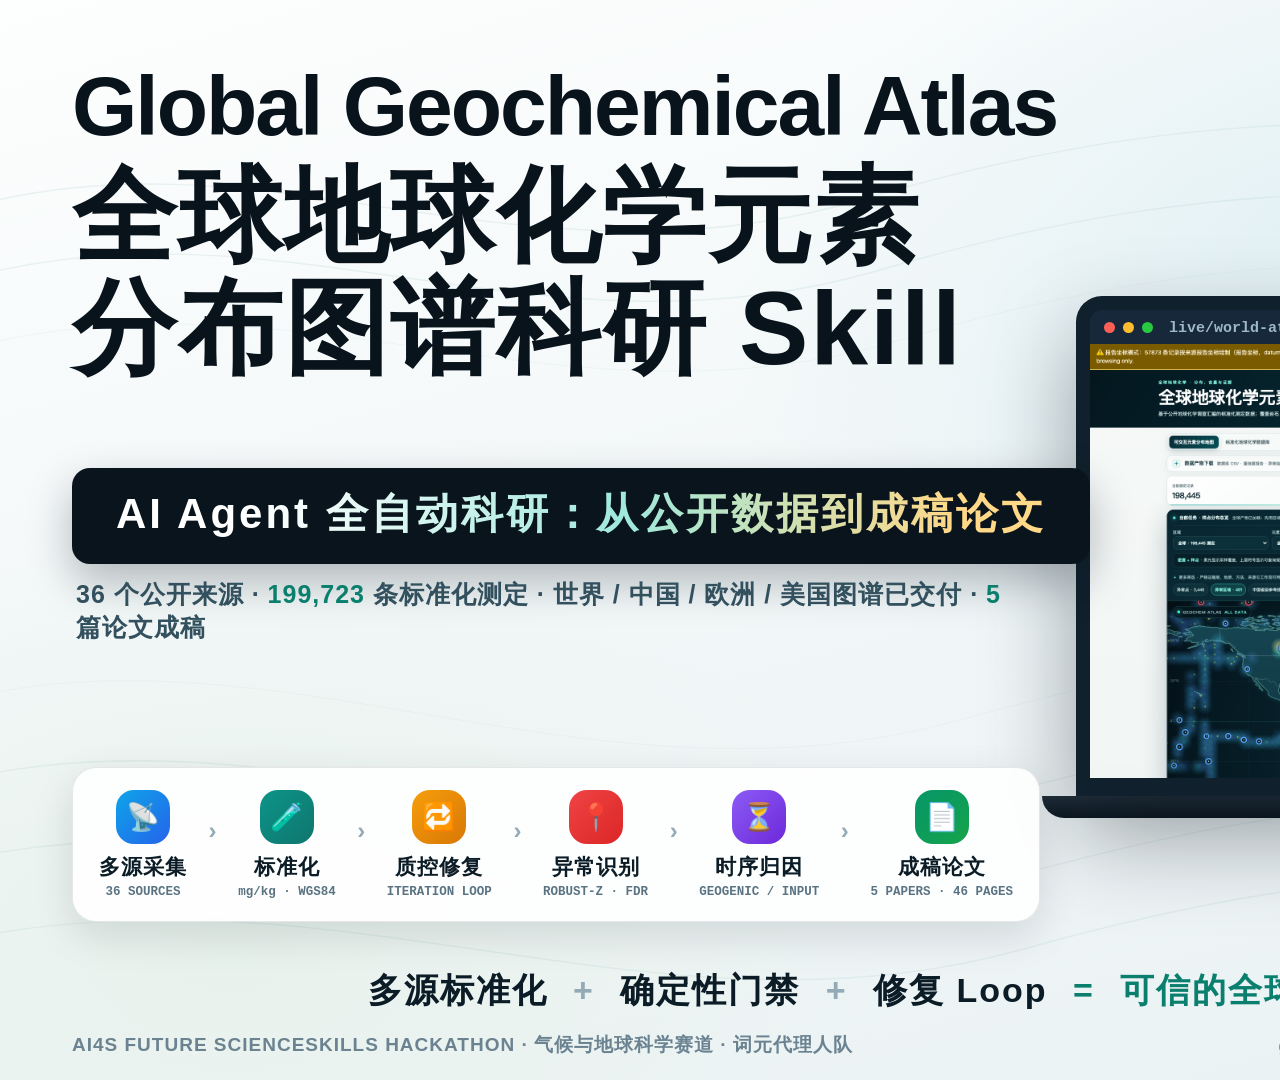
<file: promo.html>
<!DOCTYPE html>
<html lang="zh-CN">
<head>
<meta charset="UTF-8">
<title>Global Geochemical Atlas · 宣传封面</title>
<style>
  * { margin: 0; padding: 0; box-sizing: border-box; }
  html, body { width: 1920px; height: 1080px; overflow: hidden; }
  body {
    position: relative;
    font-family: "PingFang SC", "Hiragino Sans GB", "Noto Sans SC", "Microsoft YaHei", sans-serif;
    background:
      radial-gradient(1400px 900px at 78% 30%, #dceef2 0%, rgba(220,238,242,0) 55%),
      radial-gradient(1100px 700px at 12% 88%, #e8f2ec 0%, rgba(232,242,236,0) 60%),
      linear-gradient(165deg, #fdfefe 0%, #f2f7f8 48%, #e9f1f3 100%);
    color: #0b1c26;
  }
  .contours { position: absolute; inset: 0; opacity: .5; }
  .hero { position: absolute; left: 72px; top: 64px; z-index: 5; }
  .hero .en { font-weight: 900; font-size: 84px; line-height: 1.02; letter-spacing: -2px; color: #08131b; }
  .hero .cn { margin-top: 10px; font-weight: 900; font-size: 104px; line-height: 1.08; letter-spacing: 2px; color: #08131b; }
  .banner { position: absolute; left: 72px; top: 468px; z-index: 5; display: inline-block; padding: 18px 44px 22px; background: #0a141c; border-radius: 18px; box-shadow: 0 18px 44px rgba(8,19,27,.28); }
  .banner b { font-size: 42px; font-weight: 900; letter-spacing: 3px; background: linear-gradient(92deg, #fff 15%, #9fe8dc 55%, #ffd888 90%); -webkit-background-clip: text; background-clip: text; color: transparent; }
  .subline { position: absolute; left: 76px; top: 578px; z-index: 5; max-width: 950px; font-size: 25px; font-weight: 700; color: #33505e; letter-spacing: 1px; }
  .subline b { color: #0a7f6e; }
  .badges { position: absolute; right: 64px; top: 58px; z-index: 6; display: grid; gap: 18px; }
  .badge { display: grid; grid-template-columns: 74px 1fr; align-items: center; gap: 16px; width: 348px; padding: 16px 22px; border-radius: 22px; color: #fff; box-shadow: 0 14px 34px rgba(8,19,27,.22); }
  .badge .ic { width: 74px; height: 74px; border-radius: 18px; background: rgba(255,255,255,.18); display: flex; align-items: center; justify-content: center; font-size: 40px; }
  .badge b { display: block; font-size: 34px; font-weight: 900; letter-spacing: 2px; }
  .badge span { display: block; margin-top: 4px; font-size: 20px; font-weight: 600; opacity: .92; }
  .b1 { background: linear-gradient(135deg, #2563eb, #4f46e5); }
  .b2 { background: linear-gradient(135deg, #0d9488, #059669); }
  .b3 { background: linear-gradient(135deg, #f59e0b, #ea580c); }
  .laptop { position: absolute; right: 44px; top: 296px; z-index: 4; width: 800px; }
  .lap-screen { position: relative; border: 14px solid #10202c; border-bottom-width: 18px; border-radius: 26px 26px 0 0; background: #10202c; box-shadow: 0 40px 90px rgba(8,19,27,.38); overflow: hidden; }
  .lap-bar { display: flex; align-items: center; gap: 8px; height: 34px; padding: 0 14px; background: #16283a; }
  .lap-bar i { width: 11px; height: 11px; border-radius: 50%; }
  .lap-bar i:nth-child(1) { background: #ff5f57; } .lap-bar i:nth-child(2) { background: #febc2e; } .lap-bar i:nth-child(3) { background: #28c840; }
  .lap-bar span { margin-left: 8px; color: #9db8c6; font-size: 15px; font-weight: 600; font-family: ui-monospace, monospace; }
  .lap-screen img { display: block; width: 100%; }
  .lap-base { margin: 0 -34px; height: 22px; background: linear-gradient(180deg, #22303c, #0d1822); border-radius: 0 0 30px 30px; }
  .lap-base::after { content: ""; display: block; width: 150px; height: 7px; margin: 0 auto; background: #37485a; border-radius: 0 0 10px 10px; }
  .pipeline { position: absolute; left: 72px; width: 968px; bottom: 158px; z-index: 5; display: flex; align-items: center; justify-content: space-between; padding: 22px 26px; background: rgba(255,255,255,.88); border: 1px solid rgba(11,28,38,.1); border-radius: 24px; box-shadow: 0 14px 40px rgba(8,19,27,.12); backdrop-filter: blur(4px); }
  .step { text-align: center; }
  .step .ic { width: 54px; height: 54px; margin: 0 auto; border-radius: 18px; display: flex; align-items: center; justify-content: center; font-size: 27px; color: #fff; }
  .step b { display: block; margin-top: 9px; font-size: 21px; font-weight: 900; color: #0b1c26; letter-spacing: 1px; }
  .step span { display: block; margin-top: 4px; font-size: 12.5px; font-weight: 650; color: #5a7382; font-family: ui-monospace, monospace; }
  .arrow { font-size: 24px; color: #94aab6; font-weight: 900; padding: 0 2px; transform: translateY(-14px); }
  .s1 .ic { background: linear-gradient(135deg,#0ea5e9,#2563eb); } .s2 .ic { background: linear-gradient(135deg,#0d9488,#0f766e); }
  .s3 .ic { background: linear-gradient(135deg,#f59e0b,#d97706); } .s4 .ic { background: linear-gradient(135deg,#ef4444,#dc2626); }
  .s5 .ic { background: linear-gradient(135deg,#8b5cf6,#6d28d9); } .s6 .ic { background: linear-gradient(135deg,#059669,#16a34a); }
  .formula { position: absolute; left: 0; right: 0; bottom: 66px; z-index: 6; text-align: center; font-size: 34px; font-weight: 900; color: #0b1c26; letter-spacing: 2px; }
  .formula .plus { color: #94aab6; padding: 0 14px; }
  .formula .eq { color: #0a7f6e; padding: 0 14px; }
  .formula .hl { color: #0a7f6e; }
  .footnote { position: absolute; left: 72px; bottom: 22px; z-index: 5; font-size: 19px; font-weight: 650; color: #6b8391; letter-spacing: 1px; }
  .footnote-r { position: absolute; right: 72px; bottom: 22px; z-index: 5; font-size: 19px; font-weight: 700; color: #6b8391; font-family: ui-monospace, monospace; }
</style>
</head>
<body>
  <svg class="contours" viewBox="0 0 1920 1080" preserveAspectRatio="none" aria-hidden="true">
    <g fill="none" stroke="#b9d4d0" stroke-width="1.4" opacity=".55">
      <path d="M-40 210 C 260 120, 520 300, 860 200 S 1500 90, 1960 220"/>
      <path d="M-40 280 C 280 190, 540 370, 880 270 S 1520 160, 1960 290"/>
      <path d="M-40 780 C 300 700, 620 900, 980 800 S 1560 690, 1960 820"/>
      <path d="M-40 860 C 320 780, 640 980, 1000 880 S 1580 770, 1960 900"/>
      <path d="M-40 940 C 340 860, 660 1050, 1020 950 S 1600 850, 1960 970"/>
    </g>
    <g fill="none" stroke="#cadfdb" stroke-width="1" opacity=".45">
      <path d="M-40 350 C 300 260, 560 440, 900 340 S 1540 230, 1960 360"/>
      <path d="M-40 700 C 280 620, 600 820, 960 720 S 1540 610, 1960 740"/>
    </g>
  </svg>

  <div class="hero">
    <div class="en">Global Geochemical Atlas</div>
    <div class="cn">全球地球化学元素<br>分布图谱科研 Skill</div>
  </div>

  <div class="banner"><b>AI Agent 全自动科研：从公开数据到成稿论文</b></div>
  <div class="subline">36 个公开来源 · <b>199,723</b> 条标准化测定 · 世界 / 中国 / 欧洲 / 美国图谱已交付 · <b>5</b> 篇论文成稿</div>

  <div class="badges">
    <div class="badge b1"><span class="ic">🌍</span><div><b>全域覆盖</b><span>岩石 · 土壤 · 沉积物 · 水体</span></div></div>
    <div class="badge b2"><span class="ic">🔗</span><div><b>证据可回溯</b><span>记录级来源 · SHA-256 哈希链</span></div></div>
    <div class="badge b3"><span class="ic">⚖️</span><div><b>确定性质控</b><span>模型提案 · 代码裁决</span></div></div>
  </div>

  <div class="laptop">
    <div class="lap-screen">
      <div class="lap-bar"><i></i><i></i><i></i><span>live/world-atlas.html · 自包含单文件 · 断网可用</span></div>
      <img src="assets/world-atlas-map-1920x1080.png" alt="全球元素分布图谱界面">
    </div>
    <div class="lap-base"></div>
  </div>

  <div class="pipeline">
    <div class="step s1"><span class="ic">📡</span><b>多源采集</b><span>36 SOURCES</span></div>
    <span class="arrow">›</span>
    <div class="step s2"><span class="ic">🧪</span><b>标准化</b><span>mg/kg · WGS84</span></div>
    <span class="arrow">›</span>
    <div class="step s3"><span class="ic">🔁</span><b>质控修复</b><span>ITERATION LOOP</span></div>
    <span class="arrow">›</span>
    <div class="step s4"><span class="ic">📍</span><b>异常识别</b><span>ROBUST-Z · FDR</span></div>
    <span class="arrow">›</span>
    <div class="step s5"><span class="ic">⏳</span><b>时序归因</b><span>GEOGENIC / INPUT</span></div>
    <span class="arrow">›</span>
    <div class="step s6"><span class="ic">📄</span><b>成稿论文</b><span>5 PAPERS · 46 PAGES</span></div>
  </div>

  <div class="formula">多源标准化 <span class="plus">+</span> 确定性门禁 <span class="plus">+</span> 修复 Loop <span class="eq">=</span> <span class="hl">可信的全球元素图谱与论文</span></div>

  <div class="footnote">AI4S FUTURE SCIENCESKILLS HACKATHON · 气候与地球科学赛道 · 词元代理人队</div>
  <div class="footnote-r">github.com/asimfish/global-geochemical-atlas-skill</div>
</body>
</html>
</file>
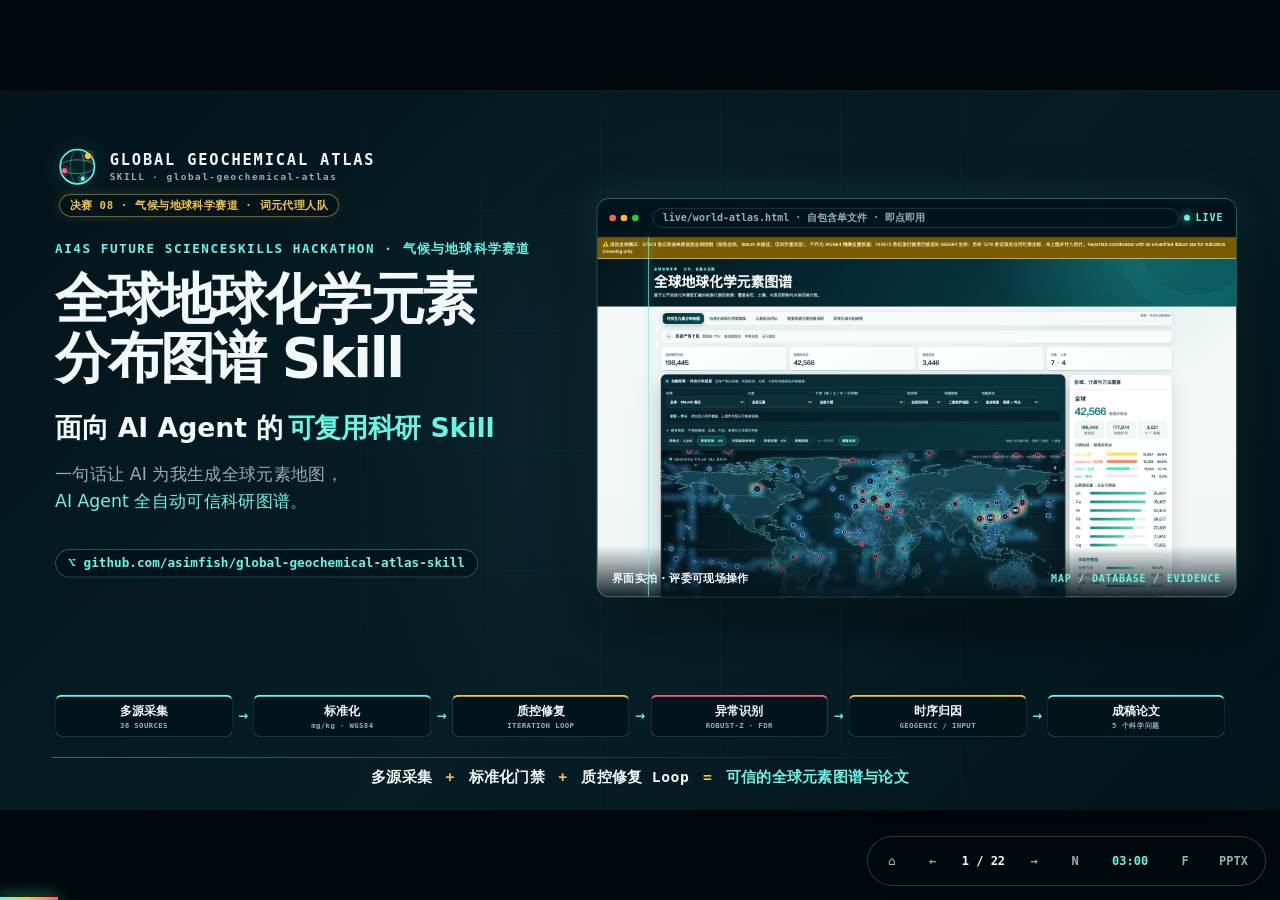
<file: slides.html>
<!doctype html>
<html lang="zh-CN">
<head>
  <meta charset="utf-8">
  <meta name="viewport" content="width=device-width, initial-scale=1, viewport-fit=cover">
  <meta name="color-scheme" content="dark">
  <title>全球地球化学元素分布图谱 Skill · 设计与演示</title>
  <style>
    :root {
      --bg: #03141b;
      --panel: #0b2630;
      --mint: #69f5e6;
      --red: #ff5c78;
      --gold: #f6c344;
      --ink: #f3f8fa;
      --muted: #95afb7;
      --grid: #1a3b44;
      --slide-ratio: 1.7777778;
      --ease: cubic-bezier(.2, .8, .2, 1);
    }

    * { box-sizing: border-box; }
    html, body { width: 100%; height: 100%; margin: 0; overflow: hidden; }
    body {
      background: #010a0e;
      color: var(--ink);
      font-family: "Noto Sans CJK SC", "PingFang SC", "Microsoft YaHei", system-ui, sans-serif;
      -webkit-font-smoothing: antialiased;
    }
    button, a { font: inherit; }
    button { color: inherit; }

    /* 固定 1920×1080 设计画布，JS 按视口等比缩放（信箱式留边）。
       画布内一律使用设计像素，渲染结果与屏幕尺寸/宽高比无关。 */
    .stage {
      position: absolute;
      left: 50%;
      top: 50%;
      width: 1920px;
      height: 1080px;
      transform: translate(-50%, -50%) scale(var(--stage-scale, 1));
      overflow: hidden;
      background: var(--bg);
      box-shadow: 0 0 100px rgba(0, 0, 0, .72);
      isolation: isolate;
    }

    .slide {
      position: absolute;
      inset: 0;
      padding: 3.4% 4%;
      opacity: 0;
      visibility: hidden;
      transform: translate3d(2.5%, 0, 0) scale(.995);
      transition: opacity .42s ease, transform .58s var(--ease), visibility .42s;
      overflow: hidden;
    }
    .slide.active { opacity: 1; visibility: visible; transform: none; z-index: 2; }
    .slide.leaving { transform: translate3d(-2.5%, 0, 0) scale(.995); }

    .bg-field {
      position: absolute;
      inset: 0;
      z-index: -5;
      background:
        radial-gradient(circle at 52% 44%, rgba(11, 38, 48, .95), transparent 48%),
        linear-gradient(135deg, #03141b, #061d25 55%, #03141b);
    }
    .grid-field {
      position: absolute;
      inset: 0;
      z-index: -3;
      opacity: .38;
      background-image:
        linear-gradient(rgba(105, 245, 230, .09) 1px, transparent 1px),
        linear-gradient(90deg, rgba(105, 245, 230, .09) 1px, transparent 1px);
      background-size: 9.375% 16.666%;
      mask-image: radial-gradient(circle at 58% 45%, black, transparent 85%);
    }
    .noise {
      position: absolute;
      inset: 0;
      z-index: 20;
      pointer-events: none;
      opacity: .14;
      background-image: radial-gradient(rgba(255,255,255,.18) .45px, transparent .6px);
      background-size: 4px 4px;
      mix-blend-mode: soft-light;
    }

    .eyebrow {
      font: 700 clamp(11px, 24px, 22px)/1.2 "DejaVu Sans Mono", ui-monospace, monospace;
      letter-spacing: .16em;
      color: var(--mint);
      text-transform: uppercase;
    }
    .title {
      margin: 1.2% 0 0;
      font-size: clamp(30px, 84.48px, 80px);
      line-height: 1.08;
      letter-spacing: -.04em;
      font-weight: 850;
    }
    .display {
      font: 850 clamp(46px, 136.32px, 130px)/.9 "DejaVu Sans Mono", ui-monospace, monospace;
      letter-spacing: -.06em;
    }
    .mono { font-family: "DejaVu Sans Mono", ui-monospace, monospace; }
    .mint { color: var(--mint); }
    .red { color: var(--red); }
    .gold { color: var(--gold); }
    .muted { color: var(--muted); }

    .chip {
      display: inline-flex;
      align-items: center;
      gap: .7em;
      min-height: 2.3em;
      padding: .48em .9em;
      border: 1px solid rgba(105, 245, 230, .45);
      border-radius: 999px;
      background: rgba(3, 20, 27, .86);
      color: var(--ink);
      font-size: clamp(11px, 22.08px, 20px);
      font-weight: 730;
      backdrop-filter: blur(6px);
    }
    .chip::before {
      content: "";
      width: .55em;
      height: .55em;
      border-radius: 50%;
      background: var(--mint);
      box-shadow: 0 0 14px var(--mint);
    }
    .chip.gold-chip { border-color: rgba(246, 195, 68, .55); }
    .chip.gold-chip::before { background: var(--gold); box-shadow: 0 0 14px var(--gold); }
    .chip.red-chip { border-color: rgba(255, 92, 120, .62); }
    .chip.red-chip::before { background: var(--red); box-shadow: 0 0 14px var(--red); }

    .footer-line {
      position: absolute;
      left: 4%;
      right: max(22.5%, 445px);
      bottom: 3.2%;
      display: flex;
      justify-content: space-between;
      align-items: center;
      gap: 2em;
      color: var(--muted);
      font: 600 clamp(9px, 17.28px, 16px)/1.2 "DejaVu Sans Mono", ui-monospace, monospace;
      z-index: 8;
    }
    .footer-line::before {
      content: "";
      position: absolute;
      left: 0;
      right: 0;
      top: -1em;
      height: 1px;
      background: linear-gradient(90deg, rgba(105,245,230,.6), transparent 78%);
    }

    /* Slide 1 */
    .cover { padding: 3.8% 4.3%; }
    .cover-halo {
      position: absolute;
      z-index: 0;
      right: -3%;
      top: 6%;
      width: 60%;
      height: 74%;
      background: radial-gradient(closest-side, rgba(105,245,230,.16), transparent 72%);
    }
    .cover-copy { position: relative; z-index: 2; width: 46%; padding-top: .5%; }
    .cover .eyebrow { margin-top: 4.5%; font-size: clamp(10px, 19.58px, 19px); letter-spacing: .12em; white-space: nowrap; }
    .cover .title { margin-top: 2.6%; font-size: clamp(36px, 84.48px, 82px); }
    .cover-lead {
      margin-top: 4.4%;
      font-size: clamp(16px, 41.28px, 40px);
      line-height: 1.28;
      font-weight: 760;
      white-space: nowrap;
    }
    .cover-lead .mint { margin-left: .18em; }
    .cover-sub {
      margin-top: 2.8%;
      max-width: 17em;
      color: var(--muted);
      font-size: clamp(14px, 27.26px, 26px);
      line-height: 1.55;
    }
    .cover-chips { position: absolute; z-index: 2; left: 4.3%; bottom: 10.8%; display: flex; gap: 1em; }
    .cover-flow { position: absolute; z-index: 2; left: 4.3%; right: 4.3%; bottom: 10.2%; display: flex; align-items: stretch; gap: .5em; }
    .cover-flow .cf-step { flex: 1 1 0; min-width: 0; display: flex; flex-direction: column; align-items: center; justify-content: center; gap: .32em; padding: .55em .5em .6em; border: 1px solid rgba(105,245,230,.3); border-top: 3px solid var(--cc, var(--mint)); border-radius: 9.6px; background: rgba(3,20,27,.88); }
    .cover-flow .cf-step b { color: var(--ink); font-size: clamp(10px,19.2px,18px); font-weight: 830; white-space: nowrap; }
    .cover-flow .cf-step small { color: var(--muted); font: 700 clamp(7px,11.9px,11px)/1 "DejaVu Sans Mono",monospace; letter-spacing: .05em; white-space: nowrap; }
    .cover-flow > i { align-self: center; color: var(--mint); font-style: normal; font-weight: 800; font-size: clamp(10px,19.2px,18px); }
    .formula-line { color: var(--ink); font: 800 clamp(11px,22.66px,22px)/1.3 "DejaVu Sans Mono",monospace; letter-spacing: .04em; }
    .formula-line i { font-style: normal; color: var(--gold); padding: 0 .28em; }
    .formula-line b { color: var(--mint); }
    .cover-frame {
      position: absolute;
      z-index: 1;
      right: 3.4%;
      top: 15%;
      width: 50%;
      border: 1px solid rgba(105,245,230,.42);
      border-radius: 19.2px;
      overflow: hidden;
      background: var(--panel);
      box-shadow: 0 34px 90px rgba(0,0,0,.6), 0 0 60px rgba(105,245,230,.12);
    }
    .frame-bar {
      display: flex;
      align-items: center;
      gap: .45em;
      padding: .85em 1.15em;
      background: rgba(3,20,27,.96);
      border-bottom: 1px solid rgba(105,245,230,.2);
    }
    .frame-bar i { width: .62em; aspect-ratio: 1; border-radius: 50%; background: #ff5f57; }
    .frame-bar i:nth-child(2) { background: #febc2e; }
    .frame-bar i:nth-child(3) { background: #28c840; }
    .frame-addr {
      flex: 1;
      margin-left: .9em;
      padding: .34em .95em;
      border: 1px solid rgba(105,245,230,.25);
      border-radius: 999px;
      color: var(--muted);
      font: 650 clamp(9px, 16.32px, 15px)/1.2 "DejaVu Sans Mono", monospace;
      white-space: nowrap;
      overflow: hidden;
    }
    .frame-live {
      flex: none;
      display: inline-flex;
      align-items: center;
      gap: .55em;
      color: var(--mint);
      font: 800 clamp(9px, 16.32px, 15px)/1 "DejaVu Sans Mono", monospace;
      letter-spacing: .1em;
    }
    .frame-live::before {
      content: "";
      width: .6em;
      aspect-ratio: 1;
      border-radius: 50%;
      background: var(--mint);
      box-shadow: 0 0 12px var(--mint);
      animation: pulse 1.6s ease-in-out infinite;
    }
    @keyframes pulse { 50% { opacity: .3; } }
    .frame-view { position: relative; }
    .frame-view img { display: block; width: 100%; }
    .frame-view::after {
      content: "";
      position: absolute;
      top: 0;
      bottom: 0;
      left: 8%;
      width: 1px;
      background: var(--mint);
      box-shadow: 0 0 10px var(--mint), 0 0 30px rgba(105,245,230,.65);
      animation: scan 5.2s ease-in-out infinite alternate;
    }
    @keyframes scan { from { left: 8%; } to { left: 92%; } }
    .frame-foot {
      position: absolute;
      left: 0;
      right: 0;
      bottom: 0;
      display: flex;
      justify-content: space-between;
      align-items: center;
      gap: 1em;
      padding: 2.2em 1.3em .95em;
      background: linear-gradient(0deg, rgba(3,20,27,.92), transparent);
      color: var(--ink);
      font-size: clamp(10px, 18.24px, 17px);
      font-weight: 730;
    }
    .frame-foot .mono { color: var(--mint); font-size: .88em; letter-spacing: .08em; }

    /* Slide 2 */
    .request-token {
      position: absolute;
      left: 4%; right: 4%; top: 20%;
      height: 8.4%;
      display: flex; align-items: center;
      padding: 0 2.2%;
      border: 1px solid rgba(105,245,230,.6);
      border-radius: 15.36px;
      background: rgba(3,20,27,.9);
      font-size: clamp(12px, 25.92px, 24px);
      white-space: nowrap;
      box-shadow: inset 0 0 30px rgba(105,245,230,.04);
    }
    .request-token::before { content: ""; width: .7em; height: .7em; margin-right: 1em; border-radius: 50%; background: var(--mint); box-shadow: 0 0 16px var(--mint); }
    .request-token span:last-child { margin-left: auto; color: var(--muted); font-family: inherit; }
    .engine-flow {
      position: absolute;
      left: 7%; right: 7%; top: 34%;
      height: 28%;
      display: grid;
      grid-template-columns: 1fr .7fr 1fr .7fr 1fr .8fr .9fr;
      align-items: center;
    }
    .engine-line { height: 2px; background: linear-gradient(90deg, var(--mint), var(--gold)); box-shadow: 0 0 14px rgba(105,245,230,.5); position: relative; }
    .engine-line::after { content: ""; position: absolute; right: -1px; top: 50%; border: .45em solid transparent; border-left-color: var(--mint); transform: translate(70%, -50%); }
    .engine-node {
      position: relative;
      width: 100%;
      aspect-ratio: 1.55;
      border-radius: 50%;
      display: grid;
      align-content: center;
      justify-items: center;
      text-align: center;
      border: 1.5px solid var(--node, var(--mint));
      background: radial-gradient(circle, rgba(11,38,48,.96), rgba(3,20,27,.92));
      box-shadow: 0 0 28px color-mix(in srgb, var(--node, var(--mint)) 18%, transparent);
    }
    .engine-node b { color: var(--node, var(--mint)); font: 800 clamp(12px, 27.84px, 26px)/1 "DejaVu Sans Mono", monospace; }
    .engine-node strong { margin-top: .55em; font-size: clamp(14px, 32.64px, 30px); }
    .engine-node small { margin-top: .7em; color: var(--muted); font-size: clamp(9px, 18.24px, 17px); }
    .output-hub { --node: var(--mint); aspect-ratio: 1; }
    .output-arc {
      position: absolute;
      left: 4%; right: 4%; bottom: 12%;
      height: 22%;
      border-top: 1px solid rgba(105,245,230,.22);
      border-radius: 50% 50% 0 0;
    }
    .output-pill {
      position: absolute;
      width: 17%;
      display: flex; align-items: center; gap: .75em;
      color: var(--ink);
      font-size: clamp(10px, 23.04px, 21px);
      font-weight: 760;
    }
    .output-pill i { display: grid; place-items: center; width: 2.3em; aspect-ratio: 1; border: 1px solid var(--c, var(--mint)); border-radius: 50%; color: var(--c, var(--mint)); font-style: normal; box-shadow: 0 0 18px color-mix(in srgb, var(--c, var(--mint)) 22%, transparent); }
    .op1 { left: 2%; top: 36%; } .op2 { left: 22%; top: 14%; } .op3 { left: 42%; top: 2%; }
    .op4 { left: 63%; top: 14%; --c: var(--red); } .op5 { left: 82%; top: 36%; }
    .boundary-line { position: absolute; left: 7%; right: 7%; bottom: 8.5%; text-align: center; color: var(--ink); font-size: clamp(15px, 32.64px, 30px); font-weight: 730; }

    /* Live map slides */
    .map-slide { padding: 0; background: var(--bg); }
    .map-shell {
      position: absolute;
      inset: 0;
      background: var(--fallback) center/100% 100% no-repeat;
      overflow: hidden;
    }
    .map-shell iframe {
      width: 100%; height: 100%; border: 0;
      pointer-events: none; opacity: 0; background: transparent;
      transition: opacity .25s ease;
    }
    .map-shell.interactive iframe { pointer-events: auto; opacity: 1; }
    .map-shade {
      position: absolute;
      inset: 0;
      z-index: 3;
      pointer-events: none;
      background: linear-gradient(180deg, rgba(3,20,27,.99) 0%, rgba(3,20,27,.96) 13%, rgba(3,20,27,.62) 25%, transparent 42%), linear-gradient(0deg, rgba(3,20,27,.82), transparent 30%);
    }
    .map-title { position: absolute; z-index: 6; left: 3.6%; top: 3.2%; }
    .map-title .title { margin-top: .45em; }
    .map-actions { position: absolute; z-index: 10; right: 3.5%; top: 4%; display: flex; gap: .75em; }
    .map-toggle, .open-map {
      border: 1px solid rgba(105,245,230,.58);
      background: rgba(3,20,27,.9);
      padding: .72em 1em;
      border-radius: 999px;
      cursor: pointer;
      text-decoration: none;
      color: var(--ink);
      font: 750 clamp(10px, 19.2px, 18px)/1 "DejaVu Sans Mono", monospace;
      transition: border-color .2s, box-shadow .2s, transform .2s;
    }
    .map-toggle:hover, .open-map:hover { border-color: var(--mint); box-shadow: 0 0 20px rgba(105,245,230,.25); transform: translateY(-1px); }
    .map-shell.interactive + .map-shade { opacity: .42; }
    .map-shell[data-auto].interactive + .map-shade { opacity: .96; }
    .metric-rail {
      position: absolute;
      z-index: 6;
      left: 3.2%;
      bottom: 10.2%;
      width: 37%;
      padding: 2.1% 2.4%;
      border: 1px solid rgba(105,245,230,.58);
      border-radius: 19.2px;
      background: linear-gradient(135deg, rgba(3,20,27,.97), rgba(11,38,48,.84));
      box-shadow: 0 18px 60px rgba(0,0,0,.35), inset 0 0 35px rgba(105,245,230,.035);
      backdrop-filter: blur(8px);
    }
    .metric-label { color: var(--muted); font: 760 clamp(9px, 19.2px, 18px)/1.2 "DejaVu Sans Mono", monospace; letter-spacing: .12em; }
    .metric-rail .display { margin-top: .22em; color: var(--metric, var(--mint)); text-shadow: 0 0 24px color-mix(in srgb, var(--metric, var(--mint)) 40%, transparent); }
    .metric-sub { margin-top: .6em; display: flex; flex-wrap: wrap; gap: .55em 1.2em; font-size: clamp(10px, 22.08px, 21px); }
    .metric-sub b { font-family: "DejaVu Sans Mono", monospace; color: var(--ink); }
    .science-callout {
      position: absolute;
      z-index: 6;
      right: 3.5%;
      bottom: 10.2%;
      width: 50%;
      padding: 1.4% 1.8%;
      border: 1px solid var(--callout, var(--gold));
      border-radius: 15.36px;
      background: rgba(3,20,27,.92);
      font-size: clamp(11px, 24px, 22px);
      line-height: 1.5;
      box-shadow: 0 0 24px color-mix(in srgb, var(--callout, var(--gold)) 14%, transparent);
    }
    .science-callout b { display: block; color: var(--ink); }
    .map-tabs { position: absolute; z-index: 6; right: 3.5%; top: 18%; display: flex; gap: 1.4em; font: 760 clamp(9px, 19.2px, 18px)/1 "DejaVu Sans Mono", monospace; }
    .map-tabs span { color: var(--muted); } .map-tabs .active-tab { color: var(--mint); }
    .candidate-legend { position: absolute; z-index: 6; right: 3.5%; top: 37%; padding: 1em 1.2em; border: 1px solid var(--grid); border-radius: 13.44px; background: rgba(3,20,27,.9); font-size: clamp(10px, 20.16px, 19px); }
    .candidate-legend div { display: flex; align-items: center; gap: .75em; margin: .45em 0; }
    .candidate-legend i { width: .8em; aspect-ratio: 1; border-radius: 50%; background: var(--c); box-shadow: 0 0 12px var(--c); }

    /* Task breakdown slide */
    .brief-rows { position: absolute; left: 4%; right: 4%; top: 19%; display: grid; gap: 2.6%; }
    .brief-row { display: grid; grid-template-columns: 11em 1fr; align-items: center; gap: 1.6em; min-height: 110.16px; padding: .95em 1.6em; border: 1px solid color-mix(in srgb, var(--c, var(--mint)) 36%, transparent); border-radius: 17.28px; background: rgba(3,20,27,.88); }
    .brief-step b { display: block; color: var(--c, var(--mint)); font-size: clamp(16px,33.6px,32px); font-weight: 820; line-height: 1.15; }
    .brief-step small { display: block; margin-top: .45em; color: var(--muted); font: 700 clamp(8px,16.32px,15px)/1 "DejaVu Sans Mono",monospace; letter-spacing: .12em; }
    .brief-tags { display: flex; flex-wrap: wrap; gap: .62em .75em; }
    .brief-tags span { padding: .42em .85em; border: 1px solid rgba(243,248,250,.22); border-radius: 999px; color: var(--ink); font-size: clamp(11px,21.5px,21px); font-weight: 700; }
    .brief-tags .hl { border-color: color-mix(in srgb, var(--c, var(--mint)) 65%, transparent); color: var(--c, var(--mint)); }
    .brief-bridge { position: absolute; left: 15%; right: 15%; top: 54.5%; text-align: center; color: var(--mint); font: 750 clamp(10px,20.16px,19px)/1 "DejaVu Sans Mono",monospace; }
    .brief-bridge::before, .brief-bridge::after { content: ""; position: absolute; top: 50%; width: 28%; height: 1px; background: linear-gradient(90deg, transparent, rgba(105,245,230,.55)); }
    .brief-bridge::before { left: 0; }
    .brief-bridge::after { right: 0; transform: scaleX(-1); }
    .brief-outputs { position: absolute; left: 4%; right: 4%; bottom: 8.6%; display: grid; grid-template-columns: repeat(5,1fr); gap: 1.8%; }
    .brief-output { padding: .95em 1em .8em; border-top: 3px solid var(--c,var(--mint)); background: linear-gradient(180deg, rgba(11,38,48,.62), rgba(11,38,48,0)); }
    .brief-output b { display: block; color: var(--c,var(--mint)); font: 800 clamp(9px,17.66px,17px)/1 "DejaVu Sans Mono",monospace; letter-spacing: .08em; }
    .brief-output span { display: block; margin-top: .65em; color: var(--ink); font-size: clamp(11px,20.74px,20px); font-weight: 760; line-height: 1.42; }
    .trace-chain.plain .trace-step::after { display: none; }

    .repo-link {
      display: inline-flex;
      align-items: center;
      gap: .6em;
      margin-top: 3.2%;
      padding: .55em 1em;
      border: 1px solid rgba(105,245,230,.4);
      border-radius: 999px;
      color: var(--mint);
      text-decoration: none;
      font: 700 clamp(11px,20.16px,19px)/1 "DejaVu Sans Mono", monospace;
      background: rgba(3,20,27,.85);
      transition: border-color .2s, box-shadow .2s;
    }
    .repo-link:hover { border-color: var(--mint); box-shadow: 0 0 18px rgba(105,245,230,.25); }
    .repo-link::before { content: "⌥"; font-weight: 900; }

    .brand { display: flex; align-items: center; gap: 1em; }
    .team-badge { margin-left: .4em; padding: .5em .9em; border: 1px solid rgba(246,195,68,.6); border-radius: 999px; color: var(--gold); font: 800 clamp(9px,16.9px,16px)/1 "DejaVu Sans Mono", monospace; letter-spacing: .07em; background: rgba(3,20,27,.85); box-shadow: 0 0 16px rgba(246,195,68,.15); white-space: nowrap; }
    .cover .brand { max-width: 92%; flex-wrap: wrap; row-gap: .5em; position: relative; z-index: 3; }
    .brand .logo { width: clamp(42px, 69.12px, 66px); flex: none; filter: drop-shadow(0 0 14px rgba(105,245,230,.35)); }
    .brand-name b { display: block; color: var(--ink); font: 800 clamp(13px,24px,23px)/1.1 "DejaVu Sans Mono", monospace; letter-spacing: .12em; }
    .brand-name small { display: block; margin-top: .4em; color: var(--muted); font: 700 clamp(8px,15.36px,14px)/1 "DejaVu Sans Mono", monospace; letter-spacing: .16em; }

    .source-grid { margin-top: 1em; display: grid; grid-template-columns: repeat(5, 1fr); gap: 1.3%; }
    .source-col { padding: .85em 1em; border: 1px solid rgba(105,245,230,.22); border-left: 3px solid var(--sc, var(--mint)); border-radius: 9.6px; background: rgba(3,20,27,.88); }
    .source-col b { display: block; color: var(--sc, var(--mint)); font: 800 clamp(9px,18.24px,17px)/1 "DejaVu Sans Mono", monospace; letter-spacing: .1em; }
    .source-col span { display: block; margin-top: .6em; color: var(--ink); font-size: clamp(9px,17.66px,16px); font-weight: 700; line-height: 1.4; white-space: nowrap; overflow: hidden; text-overflow: ellipsis; }
    .source-col span i { font-style: normal; color: var(--muted); font-weight: 650; }

    .source-strip { position: absolute; left: 4%; right: 4%; top: 58%; }
    .source-strip .strip-head { color: var(--muted); font: 750 clamp(9px,18.24px,17px)/1 "DejaVu Sans Mono",monospace; letter-spacing: .1em; }
    .source-strip .strip-head b { color: var(--mint); }
    .source-chips { margin-top: .8em; display: flex; flex-wrap: wrap; gap: .5em .55em; }
    .source-chips span { padding: .42em .8em; border: 1px solid rgba(105,245,230,.26); border-radius: 9.6px; background: rgba(3,20,27,.85); color: var(--ink); font-size: clamp(10px,19.2px,18px); font-weight: 700; }
    .source-chips span b { color: var(--mint); font-family: "DejaVu Sans Mono",monospace; }

    .pip { position: absolute; z-index: 7; display: block; text-decoration: none; }
    .pip-globe { right: 3%; top: 22.5%; width: 22%; }
    .pip-frame { position: relative; display: block; width: 100%; aspect-ratio: 1; border-radius: 50%; overflow: hidden; border: 1px solid rgba(105,245,230,.55); box-shadow: 0 14px 44px rgba(0,0,0,.5), 0 0 34px rgba(105,245,230,.16); background: #02090d; }
    .pip-frame iframe { position: absolute; left: -12%; top: -12%; width: 124%; height: 124%; border: 0; pointer-events: none; }
    .pip-cap { display: block; margin-top: .7em; padding: .5em .85em; text-align: center; color: var(--ink); font: 750 clamp(9px,17.66px,16px)/1.3 "DejaVu Sans Mono",monospace; background: rgba(3,20,27,.9); border: 1px solid rgba(105,245,230,.28); border-radius: 999px; }
    .pip-cap b { color: var(--mint); }
    .pip-rect { right: 3.5%; top: 24%; width: 23%; }
    .pip-rect .pip-frame { aspect-ratio: 16/9; border-radius: 13.44px; }
    .pip-rect .pip-frame img { width: 100%; height: 100%; object-fit: cover; display: block; }

    .conf-list { margin-top: 1em; display: grid; gap: .7em; }
    .conf-item { display: grid; grid-template-columns: 9.5em 1fr auto; align-items: center; gap: .9em; font-size: clamp(10px,19.2px,18px); }
    .conf-item .conf-bar { height: 8.64px; min-height: 4px; border-radius: 99px; background: var(--grid); overflow: hidden; }
    .conf-item .conf-bar i { display: block; height: 100%; width: var(--v); background: var(--c, var(--mint)); border-radius: inherit; box-shadow: 0 0 12px var(--c, var(--mint)); }
    .conf-item b { font-family: "DejaVu Sans Mono",monospace; color: var(--c, var(--mint)); }
    .conf-item small { color: var(--muted); }

    .stat-cloud { position: absolute; z-index: 6; right: 3.5%; top: 27%; width: 26%; display: grid; grid-template-columns: 1fr 1fr; gap: .7em; }
    .stat-card { padding: .95em 1.05em; border: 1px solid rgba(105,245,230,.3); border-radius: 13.44px; background: rgba(3,20,27,.92); }
    .stat-card b { display: block; font: 850 clamp(16px,36.48px,34px)/1 "DejaVu Sans Mono",monospace; color: var(--c, var(--mint)); }
    .stat-card span { display: block; margin-top: .5em; color: var(--muted); font-size: clamp(9px,17.28px,16px); }

    .schema-cloud { position: absolute; z-index: 6; right: 3.5%; top: 26%; width: 34%; display: grid; grid-template-columns: repeat(3,1fr); gap: .55em; }
    .schema-cloud span { display: flex; min-height: 3.35em; padding: .52em .45em; align-items: center; justify-content: center; flex-direction: column; gap: .2em; text-align: center; border: 1px solid rgba(105,245,230,.24); border-radius: 9.6px; background: rgba(3,20,27,.9); color: var(--ink); }
    .schema-cloud span b { display: block; font: 800 clamp(9px,16.51px,16px)/1.2 "Microsoft YaHei","Noto Sans SC",sans-serif; }
    .schema-cloud span small { display: block; color: rgba(235,246,247,.7); font: 500 clamp(7px,11.9px,12px)/1.25 "Microsoft YaHei","Noto Sans SC",sans-serif; }
    .schema-cloud .head-chip { grid-column: 1 / -1; min-height: auto; padding: .72em .6em; color: var(--mint); border-color: rgba(105,245,230,.5); font: 800 clamp(9px,17.28px,16px)/1.25 "Microsoft YaHei","Noto Sans SC",sans-serif; }
    .schema-cloud .wide { grid-column: 1 / -1; border-color: rgba(246,195,68,.55); }
    .schema-cloud .wide b { color: var(--gold); }

    /* Skill core: state machine × loop ring */
    .core-split { position: absolute; left: 4%; right: 4%; top: 22%; bottom: 9.5%; display: grid; grid-template-columns: 1.12fr .92fr; gap: 2.8%; }
    .panel-label { color: var(--mint); font: 800 clamp(10px,19.2px,18px)/1.25 "DejaVu Sans Mono",monospace; letter-spacing: .1em; }
    .panel-label.gold { color: var(--gold); }
    .stage-matrix { margin-top: .8em; display: grid; grid-template-columns: repeat(3,1fr); gap: .85em; }
    .stage-matrix .stage-node { min-height: 168px; align-content: center; }
    .stage-phases { margin-top: 1em; display: grid; grid-template-columns: repeat(3,1fr); gap: .85em; }
    .stage-phases span { padding: .55em .5em; border-radius: 8.64px; border: 1px solid rgba(105,245,230,.3); background: rgba(3,20,27,.85); text-align: center; color: var(--ink); font: 780 18px/1.35 "Microsoft YaHei","Noto Sans SC",sans-serif; }
    .stage-phases span small { display: block; margin-top: .22em; color: var(--muted); font: 500 14px/1.35 "Microsoft YaHei","Noto Sans SC",sans-serif; }
    .stage-phases .ph1 { color: var(--mint); }
    .stage-phases .ph2 { color: var(--gold); border-color: rgba(246,195,68,.4); }
    .stage-phases .ph3 { color: var(--red); border-color: rgba(255,107,107,.4); }
    .stage-node.sp1 { border-color: rgba(105,245,230,.45); }
    .stage-node.sp1 b { color: var(--mint); }
    .stage-node.sp2 { border-color: rgba(246,195,68,.5); }
    .stage-node.sp2 b { color: var(--gold); }
    .stage-node.sp3 { border-color: rgba(255,107,107,.5); }
    .stage-node.sp3 b { color: var(--red); }
    .stage-node.gate strong::after { content: " ⛨"; color: inherit; }
    .stage-matrix .stage-node::after { display: none; }
    .gate-line { margin-top: 1.1em; color: var(--ink); font-size: clamp(10px,19.2px,18px); line-height: 2; }
    .gate-line code { margin: 0 .25em; padding: .3em .65em; border: 1px solid rgba(246,195,68,.5); border-radius: 7.68px; color: var(--gold); font: 750 .92em/1 "DejaVu Sans Mono",monospace; white-space: nowrap; }
    /* Iteration loop: readable vertical flow with return arrow */
    .loop-flow { position: relative; margin-top: 1em; padding-left: 2.8em; display: grid; gap: .6em; }
    .loop-flow::before { content: ""; position: absolute; left: .7em; top: 4.4em; bottom: 9.2em; width: 1.1em; border: 2px dashed rgba(255,107,107,.6); border-right: none; border-radius: .9em 0 0 .9em; }
    .loop-flow::after { content: "▲"; position: absolute; left: 1.32em; top: 3.4em; color: var(--red); font-size: 16px; }
    .lf-step { padding: .9em 1.1em; border: 1px solid rgba(105,245,230,.36); border-left: 3px solid var(--lc, var(--mint)); border-radius: 10.56px; background: rgba(3,20,27,.94); }
    .lf-step b { display: block; color: var(--lc, var(--mint)); font: 800 21px/1.25 "DejaVu Sans Mono",monospace; letter-spacing: .04em; }
    .lf-step span { display: block; margin-top: .35em; color: var(--muted); font-size: 17px; line-height: 1.45; }
    .lf-step.gold { --lc: var(--gold); border-color: rgba(246,195,68,.4); }
    .lf-arrow { padding-left: 1em; color: var(--gold); font: 750 16px/1.2 "Microsoft YaHei","Noto Sans SC",sans-serif; }
    .lf-arrow::before { content: "↓ "; color: var(--mint); font-weight: 800; }
    .lf-entry { padding: .3em .2em .1em; color: var(--red); font: 800 20px/1.3 "Microsoft YaHei","Noto Sans SC",sans-serif; }
    .lf-entry b { color: #ffd9d9; font-weight: 850; }
    .lf-mem { padding: .8em 1em; border: 1px solid rgba(246,195,68,.5); border-left: 3px solid var(--gold); border-radius: 10.56px; background: rgba(42,31,6,.6); }
    .lf-mem b { display: block; color: var(--gold); font: 800 20px/1.25 "DejaVu Sans Mono",monospace; letter-spacing: .04em; }
    .lf-mem span { display: block; margin-top: .35em; color: var(--muted); font-size: 16px; line-height: 1.45; }
    .lf-return { margin-left: -2.6em; padding: .5em .9em .5em 2.9em; color: #ff9b9b; font: 780 clamp(9px,17.28px,16px)/1.35 "Microsoft YaHei","Noto Sans SC",sans-serif; }
    .lf-stop { padding: .6em .95em; border: 1px solid rgba(246,195,68,.5); border-radius: 10.56px; background: rgba(42,31,6,.6); color: var(--gold); font: 800 clamp(9.5px,18.24px,17px)/1.4 "Microsoft YaHei","Noto Sans SC",sans-serif; }
    .lf-stop code { color: var(--red); font: 750 .92em/1 "DejaVu Sans Mono",monospace; }
    .fail-line { position: absolute; left: 4%; right: 4%; bottom: 8.6%; display: flex; flex-wrap: wrap; gap: .5em; align-items: center; }
    .fail-line .fl-label { color: var(--red); font: 800 clamp(9px,18.24px,17px)/1 "DejaVu Sans Mono",monospace; letter-spacing: .08em; margin-right: .4em; }
    .fail-line code { padding: .38em .62em; border: 1px solid rgba(255,92,120,.35); border-radius: 7.68px; color: #ffb9c6; background: rgba(255,92,120,.06); font: 720 clamp(8px,15.36px,14px)/1 "DejaVu Sans Mono",monospace; }

    /* Backlog table */
    .backlog-wrap { position: absolute; left: 4%; right: 4%; top: 29.5%; }
    .backlog-head { display: flex; justify-content: space-between; align-items: baseline; gap: 1em; flex-wrap: wrap; }
    .backlog-head h3 { margin: 0; color: var(--gold); font: 800 20px/1.2 "DejaVu Sans Mono",monospace; letter-spacing: .08em; }
    .backlog-head .bh-stats { color: var(--muted); font: 700 17px/1.4 "DejaVu Sans Mono",monospace; }
    .backlog-head .bh-stats b { color: var(--ink); }
    table.backlog { width: 100%; margin-top: .8em; border-collapse: collapse; font: 650 clamp(9px,16.9px,16px)/1.5 "DejaVu Sans Mono",monospace; }
    table.backlog th { text-align: left; padding: .45em .8em; color: var(--muted); font-weight: 750; font-size: .82em; letter-spacing: .1em; border-bottom: 1px solid rgba(105,245,230,.3); }
    table.backlog td { padding: .55em .8em; border-bottom: 1px solid rgba(105,245,230,.12); color: var(--ink); vertical-align: top; }
    table.backlog td.st-a { color: var(--mint); }
    table.backlog td.st-r { color: var(--gold); }
    table.backlog td.st-s { color: var(--red); }
    table.backlog td.dim { color: var(--muted); }

    /* Run outputs column */
    .run-outs { display: grid; gap: .7em; align-content: center; }
    .out-card { border: 1px solid rgba(105,245,230,.35); border-radius: 11.52px; overflow: hidden; background: var(--panel); box-shadow: 0 10px 30px rgba(0,0,0,.35); }
    .out-card img { width: 100%; aspect-ratio: 16/8; object-fit: cover; object-position: top; display: block; }
    .out-card span { display: block; padding: .45em .8em; color: var(--ink); font: 750 clamp(9px,16.32px,15px)/1 "DejaVu Sans Mono",monospace; }
    .out-badge { text-align: center; padding: .6em; border: 1px solid rgba(67,224,140,.55); border-radius: 999px; color: #43e08c; font: 800 clamp(10px,18.24px,17px)/1 "DejaVu Sans Mono",monospace; letter-spacing: .06em; }

    .core.core-brand { width: 21%; }
    .core.core-brand::before { content: none; }
    .core.core-brand .logo { width: 30%; justify-self: center; filter: drop-shadow(0 0 16px rgba(105,245,230,.4)); }
    .core.core-brand b { margin-top: .8em; font: 850 clamp(10px,17.66px,17px)/1.4 "DejaVu Sans Mono",monospace; letter-spacing: .12em; }
    .core.core-brand small { margin-top: .7em; color: var(--muted); font: 700 clamp(7px,12.67px,12px)/1.3 "DejaVu Sans Mono",monospace; letter-spacing: .04em; }

    /* State machine slide */
    .stage-flow { position: absolute; left: 4%; right: 4%; top: 21%; display: grid; grid-template-columns: repeat(9, 1fr); gap: .8%; }
    .stage-node { position: relative; min-height: 183.6px; padding: .9em .55em; border: 1px solid rgba(105,245,230,.35); border-radius: 13.44px; background: linear-gradient(160deg, rgba(11,38,48,.95), rgba(3,20,27,.92)); text-align: center; display: grid; align-content: start; justify-items: center; gap: .5em; }
    .stage-node b { color: var(--mint); font: 850 clamp(12px,24.96px,24px)/1 "DejaVu Sans Mono",monospace; }
    .stage-node strong { font-size: clamp(10px,19.58px,19px); line-height: 1.25; }
    .stage-node small { color: var(--muted); font: 650 clamp(7px,13.82px,13px)/1.2 "DejaVu Sans Mono",monospace; letter-spacing: .04em; }
    .stage-node::after { content: "→"; position: absolute; right: -1em; top: 42%; color: var(--mint); font-weight: 800; font-size: clamp(10px,19.2px,18px); z-index: 2; }
    .stage-node:last-child::after { display: none; }
    .stage-node.gate small { color: var(--gold); }
    .machine-panels { position: absolute; left: 4%; right: 4%; top: 47%; display: grid; grid-template-columns: 1.15fr 1fr; gap: 2.5%; }
    .gate-panel { padding: 1.2em 1.4em; border: 1px solid rgba(246,195,68,.4); border-radius: 17.28px; background: rgba(3,20,27,.9); }
    .gate-panel h3 { margin: 0; color: var(--gold); font: 800 clamp(11px,22.08px,21px)/1.2 "DejaVu Sans Mono",monospace; letter-spacing: .08em; }
    .gate-panel ul { margin: .9em 0 0; padding: 0; list-style: none; display: grid; gap: .65em; }
    .gate-panel li { display: grid; grid-template-columns: auto 1fr; gap: .8em; align-items: baseline; font-size: clamp(10px,19.58px,19px); color: var(--ink); }
    .gate-panel li code { color: var(--gold); font: 750 clamp(9px,17.28px,16px)/1.3 "DejaVu Sans Mono",monospace; }
    .fail-panel { padding: 1.2em 1.4em; border: 1px solid rgba(255,92,120,.42); border-radius: 17.28px; background: rgba(3,20,27,.9); }
    .fail-panel h3 { margin: 0; color: var(--red); font: 800 clamp(11px,22.08px,21px)/1.2 "DejaVu Sans Mono",monospace; letter-spacing: .08em; }
    .fail-panel .fail-cloud { margin-top: .9em; display: flex; flex-wrap: wrap; gap: .5em; }
    .fail-panel .fail-cloud code { padding: .45em .7em; border: 1px solid rgba(255,92,120,.35); border-radius: 8.64px; color: #ffb9c6; font: 720 clamp(8px,16.32px,15px)/1 "DejaVu Sans Mono",monospace; background: rgba(255,92,120,.06); }
    .fail-panel p { margin: .9em 0 0; color: var(--muted); font-size: clamp(9px,18.24px,17px); line-height: 1.5; }

    .artifact-strip { position: absolute; left: 4%; right: 4%; top: 21.5%; display: flex; flex-wrap: wrap; gap: .45em; align-items: center; }
    .artifact-strip .strip-label { color: var(--gold); font: 800 clamp(9px,17.66px,16px)/1 "DejaVu Sans Mono",monospace; letter-spacing: .1em; margin-right: .5em; }
    .artifact-strip code { padding: .4em .6em; border: 1px solid rgba(105,245,230,.24); border-radius: 7.68px; background: rgba(3,20,27,.85); color: var(--ink); font: 700 clamp(8px,14.98px,14px)/1 "DejaVu Sans Mono",monospace; }
    .artifact-strip code.gold { color: var(--gold); border-color: rgba(246,195,68,.4); }
    .artifact-strip .strip-note { flex: 1; min-width: 60%; color: var(--ink); font-size: 18px; font-weight: 720; line-height: 1.55; }
    .artifact-strip .strip-note b { color: var(--red); }
    table.backlog td small { display: block; margin-top: .3em; color: var(--muted); font: 650 .72em/1 "DejaVu Sans Mono",monospace; letter-spacing: .04em; }

    /* Run trace slide */
    .run-layout { position: absolute; left: 4%; right: 4%; top: 19%; bottom: 17.5%; display: grid; grid-template-columns: .74fr 1.62fr .55fr; gap: 1.8%; }
    .run-stages { display: grid; gap: 1.6%; align-content: stretch; }
    .run-step { display: grid; grid-template-columns: 2em 1fr; align-items: center; gap: .7em; padding: .22em .8em; border: 1px solid rgba(105,245,230,.22); border-left: 3px solid var(--mint); border-radius: 8.64px; background: rgba(3,20,27,.88); font-size: clamp(9px,18.82px,18px); font-weight: 740; }
    .run-step i { display: grid; place-items: center; width: 1.9em; aspect-ratio: 1; border-radius: 50%; border: 1px solid var(--mint); color: var(--mint); font: 800 .78em/1 "DejaVu Sans Mono",monospace; font-style: normal; }
    .run-step small { display: block; color: var(--muted); font: 650 clamp(7px,13.82px,13px)/1.3 "DejaVu Sans Mono",monospace; }
    .run-term { border: 1px solid rgba(105,245,230,.4); border-radius: 17.28px; background: #010d12; overflow: hidden; display: grid; grid-template-rows: auto 1fr; box-shadow: 0 20px 60px rgba(0,0,0,.45), inset 0 0 40px rgba(105,245,230,.03); }
    .term-bar { display: flex; align-items: center; gap: .45em; padding: .75em 1.1em; background: rgba(3,20,27,.98); border-bottom: 1px solid rgba(105,245,230,.2); }
    .term-bar i { width: .6em; aspect-ratio: 1; border-radius: 50%; background: #ff5f57; }
    .term-bar i:nth-child(2) { background: #febc2e; }
    .term-bar i:nth-child(3) { background: #28c840; }
    .term-bar span { margin-left: .8em; color: var(--muted); font: 650 clamp(9px,16.32px,15px)/1 "DejaVu Sans Mono",monospace; }
    .term-body { padding: .8em 1.3em; font: 600 clamp(9.5px,18.43px,18px)/1.58 "DejaVu Sans Mono",monospace; color: #cfe6e4; overflow: hidden; }
    .run-line b { color: var(--mint); font-weight: 800; }
    .run-line .ok { color: #43e08c; font-weight: 800; }
    .run-line .num { color: var(--gold); font-weight: 800; }
    .run-line.cmd { color: #eef7f6; }
    .run-line.done { color: var(--mint); font-weight: 800; letter-spacing: .04em; }
    .run-line .warn { color: var(--red); font-weight: 800; }
    .live-badge { display: inline-block; margin-left: .6em; padding: .22em .7em; vertical-align: middle; border: 1px solid rgba(255,107,107,.6); border-radius: 99px; background: rgba(60,10,14,.72); color: #ff8b8b; font: 800 clamp(10px,18.24px,17px)/1.2 "Microsoft YaHei","Noto Sans SC",sans-serif; letter-spacing: .04em; animation: livepulse 1.6s ease-in-out infinite; white-space: nowrap; }
    @keyframes livepulse { 0%,100% { opacity: 1; box-shadow: 0 0 0 0 rgba(255,107,107,.35); } 50% { opacity: .72; box-shadow: 0 0 0 .45em rgba(255,107,107,0); } }
    html.static .live-badge { animation: none; }

    /* Showcase grid */
    .showcase-grid { position: absolute; left: 4%; right: 4%; top: 21.5%; bottom: 10.5%; display: grid; grid-template-columns: repeat(3,1fr); grid-template-rows: 1fr 1fr; gap: 21.12px; }
    .show-card { position: relative; display: block; overflow: hidden; border: 1px solid rgba(105,245,230,.3); border-radius: 15.36px; background: rgba(3,20,27,.9); text-decoration: none; color: var(--ink); transition: transform .25s ease, border-color .25s ease; }
    .show-card:hover { transform: translateY(-4px); border-color: rgba(105,245,230,.7); }
    .show-card img { position: absolute; inset: 0; width: 100%; height: 100%; object-fit: cover; object-position: top center; }
    .show-card.wide { grid-column: span 2; }
    .show-card.wide img { object-position: center 38%; }
    .show-card.poster img { object-fit: contain; background: #eef3ef; }
    .show-card span { position: absolute; left: 0; right: 0; bottom: 0; padding: .7em 1em .75em; background: linear-gradient(180deg, rgba(1,10,14,0), rgba(1,10,14,.94) 42%); }
    .show-card span b { display: block; color: var(--mint); font: 800 clamp(12px,22.08px,22px)/1.25 "Microsoft YaHei","Noto Sans SC",sans-serif; }
    .show-card span small { display: block; margin-top: .2em; color: var(--muted); font: 500 clamp(9px,16.32px,15px)/1.35 "Microsoft YaHei","Noto Sans SC",sans-serif; }
    .run-caret { display: inline-block; width: .55em; height: 1.05em; margin-left: .15em; vertical-align: -0.18em; background: var(--mint); animation: caret 1s steps(1) infinite; }
    @keyframes caret { 50% { opacity: 0; } }
    .run-progress { position: absolute; left: 4%; right: 4%; bottom: 13%; height: 9.6px; min-height: 5px; border-radius: 99px; background: var(--grid); overflow: hidden; }
    .run-progress i { display: block; height: 100%; width: 0; border-radius: inherit; background: linear-gradient(90deg, var(--mint), var(--gold)); box-shadow: 0 0 18px rgba(105,245,230,.5); }
    .active .run-progress i { animation: fillbar 17.5s cubic-bezier(.25,.6,.3,1) forwards; animation-delay: .3s; }
    @keyframes fillbar { to { width: 100%; } }
    .run-stats { position: absolute; left: 4%; right: 4%; bottom: 8%; display: flex; justify-content: space-between; gap: 1em; color: var(--ink); font: 750 clamp(10px,20.16px,19px)/1 "DejaVu Sans Mono",monospace; }
    .run-stats b { color: var(--mint); }
    html.static .run-progress i { width: 100%; animation: none; }

    /* Slide 5 */
    .equations { position: absolute; left: 4%; right: 4%; top: 19%; height: 22%; }
    .equation { display: flex; align-items: baseline; gap: .65em; font-size: clamp(20px, 59.52px, 56px); font-weight: 780; white-space: nowrap; }
    .equation + .equation { margin-top: 2.5%; margin-left: 11%; }
    .equation .value { font-family: "DejaVu Sans Mono", monospace; color: var(--mint); font-weight: 850; }
    .equation:nth-child(2) .value { color: var(--gold); }
    .neq { color: var(--red); font-size: 1.35em; text-shadow: 0 0 22px rgba(255,92,120,.5); }
    .forbidden { color: var(--red); }
    .confidence-rail { position: absolute; left: 4%; right: 4%; top: 46%; display: grid; grid-template-columns: repeat(5, 1fr); gap: 2.2%; }
    .component { min-width: 0; }
    .component-head { display: flex; justify-content: space-between; align-items: baseline; font-size: clamp(10px, 21.12px, 20px); }
    .component-head b { font-family: "DejaVu Sans Mono", monospace; color: var(--c, var(--mint)); }
    .bar { height: 9.22px; min-height: 4px; margin-top: .8em; border-radius: 99px; background: var(--grid); overflow: hidden; }
    .bar i { display: block; height: 100%; width: var(--v); border-radius: inherit; background: var(--c, var(--mint)); box-shadow: 0 0 16px var(--c, var(--mint)); }
    .component small { display: block; margin-top: .9em; color: var(--muted); font: 650 clamp(8px, 15.36px, 14px)/1 "DejaVu Sans Mono", monospace; }
    .guardrails { position: absolute; left: 4%; right: 4%; top: 65%; display: grid; grid-template-columns: repeat(3, 1fr); gap: 4%; }
    .guardrail { border-top: 3px solid var(--c); padding-top: 1.2em; }
    .guardrail h3 { margin: 0; font: 800 clamp(13px, 29.76px, 28px)/1.2 "DejaVu Sans Mono", monospace; }
    .guardrail p { margin: .7em 0 0; color: var(--muted); font-size: clamp(10px, 20.74px, 19px); line-height: 1.55; }

    /* Slide 6 */
    .orbit-stage { position: absolute; inset: 17% 7% 11%; }
    .orbit-ring { position: absolute; left: 50%; top: 51%; width: 84%; height: 76%; transform: translate(-50%, -50%); border: 1px solid rgba(105,245,230,.2); border-radius: 50%; }
    .orbit-ring::before { content: ""; position: absolute; inset: 14%; border: 1px solid rgba(105,245,230,.11); border-radius: 50%; }
    .core {
      position: absolute; left: 50%; top: 48%; width: 18%; aspect-ratio: 1;
      transform: translate(-50%, -50%); border: 2px solid var(--mint); border-radius: 50%;
      display: grid; place-content: center; text-align: center;
      background: radial-gradient(circle, rgba(11,38,48,.98), rgba(3,20,27,.98));
      box-shadow: 0 0 54px rgba(105,245,230,.28), inset 0 0 28px rgba(105,245,230,.08);
    }
    .core::before { content: "◎"; color: var(--mint); font-size: clamp(28px, 80.64px, 76px); line-height: .8; }
    .core b { margin-top: .4em; font: 850 clamp(18px, 53.76px, 50px)/1 "DejaVu Sans Mono", monospace; }
    .core small { margin-top: .6em; color: var(--muted); font: 700 clamp(8px, 16.32px, 15px)/1 monospace; }
    .orbit-node { position: absolute; display: flex; align-items: center; gap: .9em; width: 25%; font-size: clamp(11px, 24px, 22px); font-weight: 780; }
    .orbit-node i { flex: none; display: grid; place-items: center; width: 3.3em; aspect-ratio: 1; border: 1.5px solid var(--c, var(--mint)); border-radius: 50%; color: var(--c, var(--mint)); font: 800 1.2em/1 "DejaVu Sans Mono", monospace; background: rgba(3,20,27,.95); box-shadow: 0 0 18px color-mix(in srgb, var(--c, var(--mint)) 22%, transparent); }
    .n1 { left: 3%; top: 27%; } .n2 { right: 1%; top: 27%; } .n3 { right: 3%; bottom: 9%; --c: var(--gold); }
    .n4 { left: 40%; top: 0; --c: var(--red); } .n5 { left: 5%; bottom: 9%; }
    .proof-strip { position: absolute; left: 10%; right: 10%; bottom: 13.5%; text-align: center; color: var(--muted); font: 650 clamp(9px, 19.2px, 18px)/1.3 "DejaVu Sans Mono", monospace; }
    .closing { position: absolute; left: 0; right: 0; bottom: 6.8%; text-align: center; font: 850 clamp(20px, 53.76px, 52px)/1 "DejaVu Sans Mono", monospace; letter-spacing: .02em; }

    /* Skill design, provenance, profile and iteration loop */
    .compat-strip {
      position: absolute; left: 4%; right: 4%; top: 19%; min-height: 8%;
      display: grid; grid-template-columns: 1.15fr 1.35fr 1.2fr; align-items: stretch;
      border: 1px solid rgba(105,245,230,.45); border-radius: 15.36px;
      background: rgba(3,20,27,.86); overflow: hidden;
    }
    .compat-item { padding: .8em 1.2em; border-right: 1px solid rgba(105,245,230,.18); }
    .compat-item:last-child { border-right: 0; }
    .compat-item b { display: block; color: var(--mint); font: 780 clamp(10px,20.16px,19px)/1.2 "DejaVu Sans Mono",monospace; }
    .compat-item span { display: block; margin-top: .35em; color: var(--ink); font-size: clamp(10px,20.74px,20px); }
    .design-grid { position: absolute; left: 4%; right: 4%; top: 32%; display: grid; grid-template-columns: repeat(4,1fr); gap: 1.35%; }
    .design-card {
      position: relative;
      min-height: 475.2px; padding: 1.45em 1.5em; border: 1px solid var(--card,var(--mint)); border-radius: 17.28px;
      background: linear-gradient(150deg,rgba(11,38,48,.94),rgba(3,20,27,.9));
      box-shadow: inset 0 0 26px color-mix(in srgb,var(--card,var(--mint)) 5%,transparent);
    }
    .design-card .layer { position: absolute; right: 1em; top: 1.1em; color: var(--card,var(--mint)); opacity: .6; font: 800 clamp(10px,20.16px,19px)/1 "DejaVu Sans Mono",monospace; letter-spacing: .08em; }
    .design-card code { display: block; padding-right: 4.6em; color: var(--card,var(--mint)); font: 800 clamp(13px,26.88px,25px)/1.2 "DejaVu Sans Mono",monospace; }
    .design-card h3 { margin: .7em 0 .5em; font-size: clamp(17px,35.52px,34px); }
    .design-card p { margin: 0; color: var(--muted); font-size: clamp(11px,22.66px,22px); line-height: 1.6; }
    .design-card strong { color: var(--ink); }
    .design-foot { position: absolute; left: 4%; right: 4%; bottom: 8.2%; display: flex; justify-content: center; gap: 1.1em; flex-wrap: wrap; }
    .design-foot span { padding: .5em .9em; border: 1px solid rgba(105,245,230,.25); border-radius: 999px; color: var(--muted); font: 700 clamp(9px,17.28px,16px)/1 "DejaVu Sans Mono",monospace; }

    .trace-rail, .profile-rail {
      position: absolute; z-index: 6; left: 3.2%; bottom: 9.8%; width: 43%; padding: 1.8% 2.1%;
      border: 1px solid rgba(105,245,230,.65); border-radius: 19.2px;
      background: linear-gradient(135deg,rgba(3,20,27,.98),rgba(11,38,48,.9));
      box-shadow: 0 18px 60px rgba(0,0,0,.4); backdrop-filter: blur(8px);
    }
    .trace-head, .profile-head { color: var(--mint); font: 800 clamp(12px,24px,22px)/1.2 "DejaVu Sans Mono",monospace; letter-spacing: .08em; }
    .trace-chain { margin-top: 1.1em; display: grid; grid-template-columns: repeat(3,1fr); gap: .75em; }
    .trace-step { position: relative; min-height: 4.3em; padding: .75em .75em .65em; border: 1px solid rgba(105,245,230,.18); border-radius: 10.56px; background: rgba(3,20,27,.62); }
    .trace-step b { display: block; color: var(--ink); font: 760 clamp(9px,18.24px,17px)/1.2 "DejaVu Sans Mono",monospace; }
    .trace-step span { display: block; margin-top: .4em; color: var(--muted); font-size: clamp(8px,15.36px,14px); line-height: 1.35; }
    .trace-step::after { content: "→"; position: absolute; right: -.72em; top: 40%; color: var(--mint); font-weight: 800; }
    .trace-step:nth-child(3)::after, .trace-step:last-child::after { display: none; }
    .trace-note { margin-top: 1em; color: var(--muted); font-size: clamp(9px,17.66px,16px); }
    .trace-note strong { color: var(--gold); }

    .profile-rail { border-color: rgba(246,195,68,.7); }
    .profile-head { color: var(--gold); }
    .profile-fields { margin: 1em 0 0; display: grid; grid-template-columns: auto 1fr; gap: .55em 1em; font-size: clamp(9px,18.24px,17px); }
    .profile-fields dt { color: var(--gold); font-family: "DejaVu Sans Mono",monospace; }
    .profile-fields dd { margin: 0; color: var(--ink); }
    .story-cloud { position: absolute; z-index: 6; right: 3.5%; top: 35%; width: 45%; display: grid; grid-template-columns: repeat(3,1fr); gap: .6em; }
    .story-cloud span { padding: .72em .45em; text-align: center; border: 1px solid rgba(246,195,68,.28); border-radius: 10.56px; background: rgba(3,20,27,.9); color: var(--ink); font: 720 clamp(9px,17.66px,16px)/1.2 "DejaVu Sans Mono",monospace; }

    .loop-stage { position: absolute; left: 4%; right: 4%; top: 30%; height: 28%; display: grid; grid-template-columns: 1fr .26fr 1fr .26fr 1fr .26fr 1fr; align-items: center; }
    .loop-node { min-height: 8.7em; display: grid; align-content: center; justify-items: center; text-align: center; padding: 1em; border: 1.5px solid var(--loop,var(--mint)); border-radius: 19.2px; background: rgba(3,20,27,.9); }
    .loop-node b { color: var(--loop,var(--mint)); font: 800 clamp(11px,22.08px,21px)/1.2 "DejaVu Sans Mono",monospace; }
    .loop-node strong { margin-top: .55em; font-size: clamp(14px,27.84px,26px); }
    .loop-node small { margin-top: .65em; color: var(--muted); font-size: clamp(9px,16.9px,16px); line-height: 1.35; }
    .loop-arrow { height: 2px; background: linear-gradient(90deg,var(--mint),var(--gold)); position: relative; }
    .loop-arrow::after { content:""; position:absolute; right:-2px; top:50%; border:.45em solid transparent; border-left-color:var(--gold); transform:translate(80%,-50%); }
    .loop-return { position: absolute; left: 12%; right: 12%; top: 57%; height: 7%; border: 1px solid rgba(105,245,230,.5); border-top: 0; border-radius: 0 0 50% 50%; }
    .loop-return::after { content: "重新运行并比较 · 最多 2 轮"; position: absolute; left: 50%; bottom: -1.5em; transform: translateX(-50%); color: var(--mint); font: 700 clamp(9px,17.28px,16px)/1 "DejaVu Sans Mono",monospace; background: var(--bg); padding: 0 .8em; white-space: nowrap; }
    .loop-states { position: absolute; left: 4%; right: 4%; top: 72%; display: grid; grid-template-columns: repeat(3,1fr); gap: 3%; }
    .loop-state { border-top: 3px solid var(--state,var(--mint)); padding-top: 1em; }
    .loop-state code { color: var(--state,var(--mint)); font: 800 20px/1 "DejaVu Sans Mono",monospace; }
    .loop-state p { margin: .65em 0 0; color: var(--muted); font-size: 17px; line-height: 1.5; }

    .outcome-grid { position: absolute; left: 4%; right: 4%; top: 21%; bottom: 17.5%; display: grid; grid-template-columns: 1fr 1fr; gap: 2%; }
    .outcome-card { position: relative; overflow: hidden; border: 1px solid var(--edge,var(--mint)); border-radius: 19.2px; background: var(--shot) center/cover no-repeat; box-shadow: 0 18px 60px rgba(0,0,0,.38); transition: transform .35s var(--ease), box-shadow .35s; }
    .outcome-card:hover { transform: translateY(-6px); box-shadow: 0 28px 76px rgba(0,0,0,.52), 0 0 34px color-mix(in srgb, var(--edge,var(--mint)) 22%, transparent); }
    .outcome-card::after { content: ""; position: absolute; inset: 0; background: linear-gradient(180deg,rgba(3,20,27,.96) 0%,rgba(3,20,27,.9) 9%,rgba(3,20,27,.32) 19%,rgba(3,20,27,.08) 28%,rgba(3,20,27,.96) 82%); }
    .outcome-label { position: absolute; z-index: 2; left: 1.1em; top: 1em; padding: .48em .8em; border: 1px solid var(--edge,var(--mint)); border-radius: 999px; background: rgba(3,20,27,.9); color: var(--edge,var(--mint)); font: 800 clamp(9px,17.28px,16px)/1 "DejaVu Sans Mono",monospace; }
    .outcome-copy { position: absolute; z-index: 2; left: 1.4em; right: 1.4em; bottom: 1.25em; }
    .outcome-copy h3 { margin: 0; font-size: clamp(20px,42.24px,40px); line-height: 1.15; }
    .outcome-copy p { margin: .5em 0 .75em; color: var(--muted); font-size: clamp(10px,19.2px,18px); }
    .outcome-features { display: flex; flex-wrap: wrap; gap: .45em; }
    .outcome-features span { padding: .38em .65em; border: 1px solid rgba(105,245,230,.28); border-radius: 999px; background: rgba(3,20,27,.72); color: var(--ink); font-size: clamp(8px,14.98px,14px); }
    .outcome-open { position: absolute; z-index: 3; right: 1em; top: 1em; color: var(--ink); text-decoration: none; font: 760 clamp(9px,17.28px,16px)/1 "DejaVu Sans Mono",monospace; padding: .55em .7em; border-radius: 999px; background: rgba(3,20,27,.9); border: 1px solid rgba(255,255,255,.32); }
    .outcome-dock { position: absolute; left: 6%; right: 6%; bottom: 7.6%; display: grid; grid-template-columns: repeat(4,1fr); gap: 1%; }
    .outcome-dock span { padding: .72em .5em; text-align: center; border-top: 2px solid var(--dock,var(--mint)); color: var(--ink); font-size: clamp(10px,20.16px,19px); font-weight: 760; }

    /* Mechanism figure slides */
    .figwrap { position: absolute; left: 4%; right: 4%; top: 19%; bottom: 9.2%; display: flex; align-items: center; justify-content: center; }
    .figwrap img { max-width: 100%; max-height: 100%; border-radius: 15.36px; border: 1px solid rgba(105,245,230,.28); box-shadow: 0 24px 80px rgba(0,0,0,.55); }

    /* Regional replication grid */
    .region-grid { position: absolute; left: 4%; right: 4%; top: 19.5%; bottom: 9.2%; display: grid; grid-template-columns: 1fr 1fr; grid-template-rows: 1fr 1fr; gap: 1.2%; }
    .region-card { position: relative; border: 1px solid rgba(105,245,230,.3); border-radius: 15.36px; overflow: hidden; background: #061820; display: flex; flex-direction: column; min-height: 0; }
    .region-card img { width: 100%; flex: 1; min-height: 0; object-fit: cover; display: block; }
    .region-card .meta { display: flex; justify-content: space-between; align-items: baseline; gap: 1em; padding: .5em .95em; background: rgba(3,20,27,.94); border-top: 1px solid rgba(105,245,230,.15); }
    .region-card .meta b { font-size: clamp(12px,23.04px,22px); }
    .region-card .meta span { color: var(--muted); font: 650 clamp(9px,16.32px,15px)/1.35 "DejaVu Sans Mono",monospace; text-align: right; }
    .region-card.pending { border-style: dashed; border-color: rgba(246,195,68,.55); align-items: center; justify-content: center; text-align: center; padding: 3%; }
    .region-card.pending h3 { margin: 0; color: var(--gold); font-size: clamp(18px,36.48px,34px); }
    .region-card.pending p { margin: .85em 0 0; color: var(--muted); font-size: clamp(11px,20.16px,18px); line-height: 1.6; }

    /* Temporal atlas slide */
    .sub-line { margin: 1.1% 0 0; max-width: 88%; color: var(--muted); font-size: clamp(12px,24px,22px); line-height: 1.6; }
    .sub-line b { color: var(--ink); }
    .temp-wrap { position: absolute; left: 4%; right: 4%; top: 31%; bottom: 9.2%; display: grid; grid-template-columns: 1.6fr .85fr; gap: 1.8%; }
    .temp-wrap img { width: 100%; height: 100%; object-fit: cover; border-radius: 15.36px; border: 1px solid rgba(105,245,230,.3); }
    .cause-stack { display: grid; gap: .55em; align-content: stretch; grid-auto-rows: 1fr; min-height: 0; }
    .cause-stack > div { border: 1px solid rgba(105,245,230,.18); border-left: 3px solid var(--cc,var(--mint)); border-radius: 9.6px; background: rgba(3,20,27,.9); padding: .5em 1em; display: flex; align-items: center; gap: 1em; }
    .cause-stack b { font: 850 clamp(15px,32.64px,30px)/1 "DejaVu Sans Mono",monospace; color: var(--cc,var(--mint)); min-width: 3.2em; }
    .cause-stack span { color: var(--muted); font-size: clamp(10px,19.2px,18px); line-height: 1.45; }

    /* Figure + side panel rows */
    .figrow { position: absolute; left: 4%; right: 4%; top: 19%; bottom: 9.2%; display: flex; gap: 1.6%; align-items: center; }
    .figrow.top { align-items: flex-start; }
    .figrow.top .figbox { align-items: flex-start; }
    .figrow.top .fig-side { align-content: start; }
    .figrow.duel { display: grid; grid-template-rows: minmax(0, 1fr) auto; gap: 1.2em; align-items: stretch; }
    .figrow.duel .figbox { width: 100%; height: auto; align-items: center; }
    .figrow.duel .figbox img { width: min(84%, 1480px); max-height: 100%; object-fit: contain; }
    .figrow.duel .fig-side { width: 100%; display: grid; grid-template-columns: repeat(2, minmax(0, 1fr)); gap: .7em 1em; align-content: end; }
    .figrow.duel .fig-side .fs-card { padding: .7em 1em; }
    .figrow.duel .fig-side .fs-card span { margin-top: .3em; font-size: 17px; line-height: 1.42; }
    .figrow .figbox { flex: 1 1 68%; height: 100%; display: flex; align-items: center; justify-content: center; min-width: 0; }
    .figrow .figbox img { max-width: 100%; max-height: 100%; border-radius: 15.36px; border: 1px solid rgba(105,245,230,.28); box-shadow: 0 24px 80px rgba(0,0,0,.55); }
    .fig-side { flex: 0 0 27%; display: grid; gap: .7em; align-content: center; }
    .fig-side .fs-card { padding: .85em 1.05em; border: 1px solid rgba(105,245,230,.26); border-left: 3px solid var(--fc, var(--mint)); border-radius: 11.52px; background: rgba(3,20,27,.92); }
    .fig-side .fs-card b { display: block; color: var(--fc, var(--mint)); font: 800 clamp(10px,19.2px,18px)/1.25 "DejaVu Sans Mono",monospace; letter-spacing: .06em; }
    .fig-side .fs-card span { display: block; margin-top: .45em; color: var(--muted); font-size: clamp(9px,18.24px,17px); line-height: 1.5; }
    .fig-side .fs-card span strong { color: var(--ink); font-weight: 760; }
    .fig-side.five { gap: .52em; }
    .fig-side.five .fs-card { padding: .62em .9em; }
    .fig-side.five .fs-card span { margin-top: .3em; font-size: clamp(8.5px,16.51px,15px); line-height: 1.42; }

    /* 断言台账 · 原生套筛图 */
    .ledger-board { position: absolute; left: 5.5%; right: 5.5%; top: 20%; bottom: 9.2%; display: grid; grid-template-columns: .9fr 1.1fr; gap: 2.6%; }
    .lb-left { display: flex; flex-direction: column; justify-content: center; gap: .8em; }
    .lb-cap { text-align: center; color: var(--muted); font: 750 clamp(10px,18.82px,17px)/1.3 "DejaVu Sans Mono",monospace; letter-spacing: .12em; }
    .sv-tray { padding: 1.3em 1.6em 1.35em; border: 2px solid rgba(235,246,247,.35); border-radius: 999px; text-align: center; background-color: rgba(11,38,48,.85); background-image: repeating-linear-gradient(45deg, rgba(235,246,247,.055) 0 2px, transparent 2px 9px), repeating-linear-gradient(-45deg, rgba(235,246,247,.055) 0 2px, transparent 2px 9px); }
    .sv-tray b { display: block; color: var(--ink); font-size: clamp(14px,28.8px,28px); font-weight: 860; }
    .sv-tray b em { color: var(--gold); font-style: normal; font-family: "DejaVu Sans Mono",monospace; font-size: 1.3em; padding: 0 .12em; }
    .sv-tray.out b em { color: var(--mint); }
    .sv-tray small { display: block; margin-top: .45em; color: var(--muted); font-size: clamp(10px,18.82px,17px); line-height: 1.45; }
    .sv-drop { text-align: center; color: var(--mint); font-weight: 800; font-size: clamp(14px,25.92px,25px); line-height: 1; }
    .lb-right { display: flex; flex-direction: column; justify-content: center; gap: .85em; }
    .lb-callout { padding: 1.05em 1.25em; border: 1px solid color-mix(in srgb, var(--gold) 55%, transparent); border-left: 4px solid var(--gold); border-radius: 13.44px; background: rgba(11,38,48,.85); }
    .lb-callout b { display: block; color: var(--gold); font-size: clamp(14px,28.8px,28px); font-weight: 870; }
    .lb-callout span { display: block; margin-top: .35em; color: var(--ink); font-size: clamp(10px,20.16px,19px); font-weight: 740; }
    .lb-row { display: grid; grid-template-columns: 1fr auto; align-items: center; gap: 1em; padding: .8em 1.15em .85em; border: 1px solid rgba(235,246,247,.22); border-left: 3px solid var(--lc, var(--mint)); border-radius: 10.56px; background: rgba(3,20,27,.92); }
    .lb-row.warn { --lc: var(--gold); } .lb-row.fail { --lc: var(--red); }
    .lb-row b { display: block; color: var(--ink); font-size: clamp(12px,22.66px,22px); font-weight: 800; }
    .lb-row b i { font-style: normal; color: var(--lc, var(--mint)); font-family: "DejaVu Sans Mono",monospace; }
    .lb-row small { display: block; margin-top: .25em; color: var(--muted); font-size: clamp(9px,16.9px,15px); line-height: 1.4; }
    .lb-row em { font-style: normal; color: var(--lc, var(--mint)); font: 800 clamp(10px,19.2px,18px)/1.35 "DejaVu Sans Mono",monospace; white-space: nowrap; text-align: right; }
    .lb-note { padding: .75em 1.15em; border: 1px dashed rgba(235,246,247,.32); border-radius: 10.56px; color: var(--muted); font-size: clamp(9px,18.24px,17px); line-height: 1.6; }
    .lb-note strong { color: var(--ink); }
    /* Claim ledger: report-to-evidence reconciliation in three plain-language steps */
    .audit-simple { position: absolute; left: 4%; right: 4%; top: 20%; bottom: 9.2%; display: grid; grid-template-rows: auto minmax(0, 1fr) auto; gap: 1em; }
    .as-kicker { padding: .65em 1em; border: 1px solid rgba(105,245,230,.3); border-radius: 10.56px; background: rgba(3,20,27,.82); color: var(--ink); text-align: center; font-size: 20px; font-weight: 760; }
    .as-kicker b { color: var(--mint); }
    .as-flow { display: grid; grid-template-columns: 1.2fr 52px 1fr 52px .8fr; gap: .8em; min-height: 0; align-items: stretch; }
    .as-arrow { display: grid; place-items: center; color: var(--gold); font: 850 40px/1 "DejaVu Sans Mono",monospace; }
    .as-panel { padding: 1em 1.1em 1.1em; border: 1px solid rgba(105,245,230,.3); border-radius: 13.44px; background: rgba(3,20,27,.92); min-width: 0; display: flex; flex-direction: column; }
    .as-panel h3 { margin: 0; color: var(--mint); font-size: 22px; line-height: 1.25; }
    .as-panel > p { margin: .35em 0 .8em; color: var(--muted); font-size: 16px; }
    .as-claims { flex: 1; display: grid; grid-template-columns: repeat(2, minmax(0, 1fr)); grid-auto-rows: 1fr; gap: .55em; }
    .as-claim { padding: .55em .7em; border: 1px solid rgba(235,246,247,.16); border-radius: 8.64px; background: rgba(11,38,48,.72); display: grid; align-content: center; }
    .as-claim span { display: block; color: var(--muted); font-size: 15px; line-height: 1.2; }
    .as-claim b { display: block; margin-top: .22em; color: var(--ink); font: 800 22px/1.2 "DejaVu Sans Mono",monospace; }
    .as-checks { flex: 1; display: grid; grid-auto-rows: 1fr; gap: .65em; }
    .as-check { padding: .72em .8em; border-left: 3px solid var(--cc, var(--mint)); border-radius: 0 8.64px 8.64px 0; background: rgba(11,38,48,.72); display: grid; align-content: center; }
    .as-check b { display: block; color: var(--cc, var(--mint)); font-size: 19px; }
    .as-check span { display: block; margin-top: .3em; color: var(--muted); font-size: 16px; line-height: 1.45; }
    .as-results { flex: 1; display: grid; grid-auto-rows: 1fr; gap: .65em; }
    .as-result { padding: .75em .8em; border: 1px solid color-mix(in srgb, var(--rc, var(--mint)) 42%, transparent); border-radius: 9.6px; background: color-mix(in srgb, var(--rc, var(--mint)) 7%, rgba(3,20,27,.94)); display: grid; align-content: center; }
    .as-result b { color: var(--rc, var(--mint)); font: 850 34px/1 "DejaVu Sans Mono",monospace; }
    .as-result span { display: block; margin-top: .35em; color: var(--ink); font-size: 17px; line-height: 1.35; }
    .as-examples { display: grid; grid-template-columns: repeat(3, minmax(0, 1fr)); gap: 1em; }
    .as-example { padding: .65em .85em; border-top: 3px solid var(--ec, var(--mint)); background: rgba(3,20,27,.72); }
    .as-example b { display: block; color: var(--ec, var(--mint)); font-size: 17px; }
    .as-example span { display: block; margin-top: .25em; color: var(--muted); font-size: 14px; line-height: 1.35; }

    /* Region result cards: image + meta side panel */
    .rgrid { position: absolute; left: 4%; right: 4%; top: 19.5%; bottom: 9.4%; display: grid; grid-template-columns: 1fr 1fr; grid-template-rows: 1fr 1fr; gap: 1.3%; }
    .rcard { position: relative; display: flex; border: 1px solid rgba(105,245,230,.3); border-radius: 15.36px; overflow: hidden; background: #04161d; min-height: 0; }
    .rcard img { width: 70%; height: 100%; object-fit: cover; display: block; border-right: 1px solid rgba(105,245,230,.16); }
    .rmeta { flex: 1; min-width: 0; padding: 3.5% 3.5%; display: flex; flex-direction: column; justify-content: center; gap: .5em; }
    .rmeta h3 { margin: 0 0 .15em; font-size: clamp(15px,30.72px,30px); }
    .rmeta .rline { color: var(--muted); font: 650 clamp(8px,16.13px,15px)/1.4 "DejaVu Sans Mono",monospace; }
    .rmeta .rline b { display: block; color: var(--ink); font-size: 1.18em; }
    .rmeta .rline small { display: block; font-size: 1em; }
    .rmeta .ropen { margin-top: .35em; color: var(--mint); text-decoration: none; font: 750 clamp(8px,16.13px,15px)/1 "DejaVu Sans Mono",monospace; }
    .rmeta .ropen:hover { text-decoration: underline; }
    .rcard.pending2 { border-style: dashed; border-color: rgba(246,195,68,.55); align-items: center; justify-content: center; text-align: center; padding: 3%; }
    .rcard.pending2 h3 { margin: 0; color: var(--gold); font-size: clamp(18px,36.48px,34px); }
    .rcard.pending2 p { margin: .85em 0 0; color: var(--muted); font-size: clamp(11px,20.16px,18px); line-height: 1.6; }

    /* Temporal attribution stack */
    .attr-stack { position: absolute; z-index: 6; right: 3.5%; bottom: 10.2%; width: 24%; padding: 1.1em 1.3em; border: 1px solid rgba(105,245,230,.35); border-radius: 15.36px; background: rgba(3,20,27,.93); }
    .attr-stack .as-head { color: var(--mint); font: 800 clamp(10px,19.2px,18px)/1.2 "DejaVu Sans Mono",monospace; letter-spacing: .08em; }
    .attr-stack .as-row { display: flex; justify-content: space-between; align-items: baseline; gap: 1em; margin-top: .55em; font-size: clamp(9px,18.24px,17px); }
    .attr-stack .as-row b { font-family: "DejaVu Sans Mono",monospace; color: var(--ac, var(--mint)); }
    .attr-stack .as-row span { color: var(--muted); }

    /* Papers grid */
    .research-line { position: absolute; left: 4%; right: 4%; top: 17.8%; display: flex; gap: .45em; align-items: stretch; }
    .research-line .rl-stage { flex: 1 1 0; min-width: 0; padding: .55em .7em .6em; border: 1px solid rgba(105,245,230,.3); border-top: 3px solid var(--rlc, var(--mint)); border-radius: 9.6px; background: rgba(3,20,27,.9); }
    .research-line .rl-stage b { display: block; color: var(--rlc, var(--mint)); font: 800 clamp(9.5px,18.24px,17px)/1.25 "Microsoft YaHei","Noto Sans SC",sans-serif; }
    .research-line .rl-stage span { display: block; margin-top: .3em; color: var(--muted); font: 500 clamp(8px,14.59px,13.5px)/1.4 "Microsoft YaHei","Noto Sans SC",sans-serif; }
    .research-line > i { align-self: center; color: var(--mint); font-style: normal; font-weight: 800; font-size: clamp(10px,19.2px,18px); }
    .research-line .rl-stage.gold { --rlc: var(--gold); }
    .research-line .rl-stage.red { --rlc: var(--red); }
    .paper-grid { position: absolute; left: 4%; right: 4%; top: 31.5%; bottom: 14.5%; display: grid; grid-template-columns: repeat(5,1fr); gap: 1.2%; }
    .paper-card { display: flex; flex-direction: column; border: 1px solid rgba(105,245,230,.25); border-radius: 13.44px; background: rgba(3,20,27,.92); overflow: hidden; min-height: 0; }
    .paper-card img { width: 100%; aspect-ratio: 16/8.4; object-fit: contain; background: #fff; flex: 0 0 auto; }
    .paper-card img.pc-method { border-bottom: 1px solid rgba(105,245,230,.14); }
    .paper-card img.pc-result { border-bottom: 1px solid rgba(105,245,230,.16); }
    .paper-card .pc-imgs { position: relative; }
    .paper-card .pc-imgs::after { content: "方法 ↑ · 实测 ↓"; position: absolute; right: .55em; top: .5em; padding: .28em .6em; border-radius: 999px; background: rgba(3,20,27,.82); color: var(--mint); font: 750 clamp(7px,13.06px,12px)/1 "DejaVu Sans Mono",monospace; letter-spacing: .06em; }
    .paper-card .pc-body { padding: .75em .95em .8em; display: flex; flex-direction: column; gap: .45em; min-height: 0; overflow: hidden; flex: 1; justify-content: flex-start; }
    .paper-card .pc-body b { color: var(--mint); min-height: 2.6em; font: 800 clamp(9px,17.28px,16px)/1.3 "DejaVu Sans Mono",monospace; }
    .paper-card .pc-body p { margin: 0; min-height: 2.8em; color: var(--ink); font-size: clamp(10px,19.2px,18px); font-weight: 730; line-height: 1.4; }
    .paper-card .pc-body small { color: var(--muted); font-size: clamp(8px,15.36px,14px); line-height: 1.5; }
    .paper-strip { position: absolute; left: 4%; right: 4%; bottom: 9.6%; display: flex; justify-content: center; gap: 1.1em; flex-wrap: wrap; color: var(--ink); font: 750 clamp(10px,19.58px,18px)/1 "DejaVu Sans Mono",monospace; }
    .paper-strip b { color: var(--gold); }

    /* Thanks slide */
    .thanks-grid { position: absolute; left: 4%; right: 4%; top: 22.5%; bottom: 14.5%; display: grid; grid-template-columns: 1.18fr .92fr; gap: 3.5%; align-items: center; }
    .deliv-list { display: grid; gap: .5em; }
    .deliv-item { display: grid; grid-template-columns: 2.2em 1fr; align-items: center; gap: .8em; padding: .5em .95em; border: 1px solid rgba(105,245,230,.24); border-left: 3px solid var(--dc, var(--mint)); border-radius: 10.56px; background: rgba(3,20,27,.9); font-size: clamp(11px,21.12px,20px); font-weight: 750; }
    .deliv-item i { display: grid; place-items: center; width: 2em; aspect-ratio: 1; border-radius: 50%; border: 1px solid var(--dc, var(--mint)); color: var(--dc, var(--mint)); font: 800 .78em/1 "DejaVu Sans Mono",monospace; font-style: normal; }
    .deliv-item small { display: block; color: var(--muted); font-weight: 650; font-size: .76em; margin-top: .2em; }
    .qr-grid { display: grid; grid-template-columns: 1fr 1fr; gap: 1.1em 1.4em; }
    .qr-grid.six { gap: .7em 1.3em; }
    .qr-grid.six .qr-card img { max-width: 145.92px; padding: 3.5%; }
    .qr-grid.six .qr-card b { margin-top: .35em; font-size: clamp(9px,16.9px,15px); }
    .qr-card { text-align: center; }
    .qr-card img { width: 100%; max-width: 201.6px; display: block; margin: 0 auto; background: #fff; padding: 4.5%; border-radius: 11.52px; border: 1px solid rgba(105,245,230,.35); }
    .qr-card b { display: block; margin-top: .5em; color: var(--ink); font: 750 clamp(10px,18.82px,17px)/1.2 "DejaVu Sans Mono",monospace; }
    .thanks-close { position: absolute; left: 0; right: 0; bottom: 5.4%; text-align: center; font: 850 clamp(15px,36.48px,36px)/1.2 "DejaVu Sans Mono",monospace; }
    .thanks-close small { display: block; margin-top: .5em; color: var(--muted); font: 700 clamp(9px,18.24px,17px)/1.2 "DejaVu Sans Mono",monospace; letter-spacing: .06em; }
    .thanks-close .thanks-team { color: var(--mint); margin-top: .55em; letter-spacing: .1em; }

    /* Innovation outputs on brief slide */
    .brief-outputs.seven { grid-template-columns: repeat(7, 1fr); }

    /* 目录页 */
    .toc-mark { position: absolute; right: 2.5%; bottom: 5%; z-index: 0; color: rgba(105,245,230,.06); font-weight: 900; font-size: clamp(150px,326.4px,330px); line-height: 1; letter-spacing: .04em; pointer-events: none; user-select: none; }
    .toc-rail { position: absolute; left: 5.5%; top: 23%; bottom: 10%; width: 37%; display: flex; flex-direction: column; justify-content: space-between; }
    .toc-rail::before { content: ""; position: absolute; left: 2.35em; top: -3%; bottom: 1.5%; width: 2px; background: linear-gradient(180deg, rgba(105,245,230,0), rgba(105,245,230,.42) 8%, rgba(105,245,230,.42) 94%, rgba(105,245,230,0)); }
    .toc-tag { position: relative; display: grid; grid-template-columns: auto 1fr auto; align-items: center; gap: 1.05em; padding: .8em 1.15em .8em .6em; border: 1px solid rgba(105,245,230,.24); border-left: 3px solid var(--tc, var(--mint)); border-radius: 13.44px; background: rgba(3,20,27,.94); }
    .toc-tag:nth-child(odd) { transform: rotate(-.55deg); }
    .toc-tag:nth-child(even) { transform: rotate(.55deg); }
    .toc-tag i { display: grid; place-items: center; width: 2.2em; aspect-ratio: 1; margin-left: .4em; border-radius: 50%; border: 1px solid var(--tc, var(--mint)); background: rgba(3,20,27,1); color: var(--tc, var(--mint)); font: 800 clamp(10px,18.82px,18px)/1 "DejaVu Sans Mono",monospace; font-style: normal; }
    .toc-tag b { display: block; color: var(--ink); font-size: clamp(14px,27.26px,28px); font-weight: 880; letter-spacing: .1em; }
    .toc-tag small { display: block; margin-top: .32em; color: var(--muted); font-size: clamp(9px,17.28px,16px); font-weight: 700; }
    .toc-tag em { color: var(--tc, var(--mint)); font: 750 clamp(9px,16.51px,15px)/1 "DejaVu Sans Mono",monospace; font-style: normal; letter-spacing: .08em; }
    .toc-right { position: absolute; left: 49%; right: 4.5%; top: 31%; z-index: 1; }
    .toc-right .lead-bar { display: block; width: 3.4em; height: 3px; background: var(--mint); margin-bottom: 1.35em; }
    .toc-slogan2 { color: var(--ink); font-weight: 870; font-size: clamp(20px,46.46px,47px); line-height: 1.66; }
    .toc-slogan2 .mint { color: var(--mint); }
    .toc-slogan2 .gold { color: var(--gold); }
    .toc-flowline { margin-top: 1.7em; color: var(--ink); font: 750 clamp(11px,21.5px,20px)/1.7 "DejaVu Sans Mono",monospace; letter-spacing: .05em; }
    .toc-flowline i { color: var(--mint); font-style: normal; padding: 0 .4em; }

    /* 动机页 */
    .motive-quote { position: absolute; left: 9%; right: 9%; top: 18.5%; text-align: center; color: var(--ink); font-weight: 850; font-size: clamp(20px,48.96px,49px); line-height: 1.46; }
    .motive-quote .q-mark { color: var(--mint); }
    .motive-quote .q-who { display: block; margin-bottom: .5em; color: var(--muted); font-style: normal; font-weight: 750; font-size: .38em; letter-spacing: .22em; }
    .motive-card .mc-tag { display: block; margin-top: auto; padding: .5em .8em; border: 1px solid color-mix(in srgb, var(--mc, var(--mint)) 62%, transparent); border-radius: 999px; background: color-mix(in srgb, var(--mc, var(--mint)) 10%, transparent); color: var(--mc, var(--mint)); font: 800 clamp(11px,20.16px,19px)/1 "DejaVu Sans Mono",monospace; font-style: normal; letter-spacing: .1em; text-align: center; }
    .motive-punch .gold { color: var(--gold); }
    .motive-punch .hl { color: #ff8b8b; font-weight: 870; padding: 0 .08em; }
    .motive-sub { position: absolute; left: 10%; right: 10%; top: 35.5%; text-align: center; color: var(--muted); font-size: clamp(12px,24.96px,24px); font-weight: 720; }
    .motive-stack { position: absolute; left: 5.5%; right: 5.5%; top: 41.5%; bottom: 10%; display: flex; flex-direction: column; justify-content: space-between; gap: 10.8px; min-height: 0; }
    .motive-grid { display: grid; grid-template-columns: repeat(4,1fr); gap: 1.7%; }
    .motive-card { display: flex; flex-direction: column; padding: 1.25em 1.3em 1.2em; border: 1px solid color-mix(in srgb, var(--mc, var(--mint)) 42%, transparent); border-radius: 17.28px; background: rgba(3,20,27,.88); }
    .motive-card b { display: block; color: var(--mc, var(--mint)); font: 800 clamp(12px,22.27px,22px)/1.2 "DejaVu Sans Mono",monospace; letter-spacing: .05em; }
    .motive-card p { margin: .8em 0 .95em; color: var(--ink); font-size: clamp(11px,21.5px,20px); font-weight: 730; line-height: 1.66; }
    .motive-conv { padding: .4em 0; text-align: center; color: var(--muted); font: 750 clamp(11px,20.16px,19px)/1.4 "DejaVu Sans Mono",monospace; letter-spacing: .14em; }
    .motive-conv i { display: block; margin-top: .25em; color: var(--mint); font-style: normal; }
    .motive-punch { margin: 0 6.8%; padding: 1.1em 1.6em; border: 1px solid rgba(105,245,230,.38); border-radius: 17.28px; background: rgba(11,38,48,.8); text-align: center; color: var(--ink); font-weight: 790; font-size: clamp(14px,27.26px,28px); line-height: 1.6; }
    .motive-punch .mint { color: var(--mint); }

    /* 团队页 */
    .team-grid { position: absolute; left: 4.5%; right: 4.5%; top: 23.5%; display: grid; grid-template-columns: repeat(5,1fr); gap: 1.5%; }
    .team-card { border: 1px solid rgba(105,245,230,.25); border-radius: 17.28px; background: rgba(3,20,27,.9); overflow: hidden; text-align: center; padding-bottom: 1.1em; }
    .team-card img { width: 100%; aspect-ratio: 1/1; object-fit: cover; object-position: center top; border-bottom: 1px solid rgba(105,245,230,.16); background: #0b2630; }
    .team-card b { display: block; margin-top: .8em; color: var(--ink); font-size: clamp(13px,25.34px,25px); font-weight: 860; }
    .team-card .en { display: block; margin-top: .4em; color: var(--mint); font: 750 clamp(8px,15.36px,14px)/1 "DejaVu Sans Mono",monospace; letter-spacing: .1em; }
    .team-card .aff { display: block; margin: .65em .8em 0; color: var(--ink); font-size: clamp(10px,18.82px,17px); font-weight: 760; line-height: 1.45; }
    .team-card .foc { display: block; margin: .5em .95em 0; color: var(--muted); font-size: clamp(9px,16.9px,15px); line-height: 1.55; }
    .team-foot { position: absolute; left: 0; right: 0; bottom: 9.8%; text-align: center; color: var(--muted); font: 720 clamp(10px,19.2px,18px)/1.5 "DejaVu Sans Mono",monospace; letter-spacing: .06em; }
    .team-foot b { color: var(--mint); }
    .brief-output.innov { border-top-color: var(--gold); background: linear-gradient(180deg, rgba(246,195,68,.14), rgba(11,38,48,0)); }
    .brief-output.innov b { color: var(--gold); }

    /* Controls */
    .controls {
      position: fixed;
      z-index: 100;
      right: max(14px, env(safe-area-inset-right));
      bottom: max(14px, env(safe-area-inset-bottom));
      display: flex;
      gap: 7px;
      align-items: center;
      padding: 7px;
      border: 1px solid rgba(105,245,230,.24);
      border-radius: 999px;
      background: rgba(1,10,14,.78);
      backdrop-filter: blur(12px);
      box-shadow: 0 12px 34px rgba(0,0,0,.3);
    }
    .controls button, .controls a {
      min-width: 34px;
      height: 34px;
      display: grid;
      place-items: center;
      padding: 0 10px;
      border: 0;
      border-radius: 999px;
      background: transparent;
      color: var(--muted);
      text-decoration: none;
      cursor: pointer;
      font: 750 12px/1 "DejaVu Sans Mono", monospace;
    }
    .controls button:hover, .controls a:hover { color: var(--ink); background: rgba(105,245,230,.12); }
    .timer { color: var(--mint) !important; min-width: 62px !important; }
    .slide-count { color: var(--ink); padding: 0 5px; font: 750 12px/1 "DejaVu Sans Mono", monospace; }
    .progress { position: fixed; z-index: 101; left: 0; bottom: 0; height: 3px; width: 0; background: linear-gradient(90deg, var(--mint), var(--gold), var(--red)); box-shadow: 0 0 16px var(--mint); transition: width .35s var(--ease); }
    .notes-panel {
      position: fixed;
      z-index: 90;
      left: 18px;
      bottom: 18px;
      width: min(620px, calc(100vw - 36px));
      max-height: 38vh;
      overflow: auto;
      padding: 18px 20px;
      border: 1px solid rgba(105,245,230,.3);
      border-radius: 14px;
      background: rgba(1,10,14,.94);
      box-shadow: 0 20px 60px rgba(0,0,0,.45);
      color: #d8e7e9;
      font-size: 15px;
      line-height: 1.65;
      transform: translateY(120%);
      opacity: 0;
      transition: transform .3s var(--ease), opacity .3s;
    }
    .notes-panel.open { transform: none; opacity: 1; }
    .notes-panel strong { color: var(--mint); }
    .notes-template { display: none; }

    .active .reveal { opacity: 0; transform: translateY(20px); animation: reveal .7s var(--ease) forwards; animation-delay: var(--d, 0s); }
    @keyframes reveal { to { opacity: 1; transform: none; } }

    html.static .reveal { opacity: 1 !important; transform: none !important; animation: none !important; }

    @media (max-aspect-ratio: 4/3) {
      .controls { transform: scale(.9); transform-origin: right bottom; }
    }
    @media (prefers-reduced-motion: reduce) {
      *, *::before, *::after { animation-duration: .01ms !important; animation-iteration-count: 1 !important; transition-duration: .01ms !important; }
      .reveal { opacity: 1 !important; transform: none !important; animation: none !important; }
    }
  </style>
</head>
<body>
  <main class="stage" id="stage" aria-live="polite">
    <div class="noise"></div>

    <section class="slide cover active" data-title="全球地球化学元素分布图谱 Skill">
      <div class="bg-field"></div><div class="grid-field"></div><div class="cover-halo"></div>
      <div class="cover-copy">
        <div class="brand reveal" style="--d:.06s">
          <svg class="logo" viewBox="0 0 64 64" aria-hidden="true"><circle cx="32" cy="32" r="25" fill="none" stroke="#69f5e6" stroke-width="2.4"/><ellipse cx="32" cy="32" rx="25" ry="10" fill="none" stroke="rgba(105,245,230,.5)" stroke-width="1.3"/><ellipse cx="32" cy="32" rx="10" ry="25" fill="none" stroke="rgba(105,245,230,.35)" stroke-width="1.3"/><circle cx="47.5" cy="16.5" r="4.6" fill="#f6c344"/><circle cx="47.5" cy="16.5" r="7.6" fill="none" stroke="rgba(246,195,68,.4)" stroke-width="1.2"/><circle cx="13.5" cy="38" r="3.9" fill="#ff5c78"/><circle cx="13.5" cy="38" r="6.7" fill="none" stroke="rgba(255,92,120,.4)" stroke-width="1.2"/><circle cx="40" cy="49.5" r="3.4" fill="#69f5e6"/><circle cx="40" cy="49.5" r="6" fill="none" stroke="rgba(105,245,230,.45)" stroke-width="1.2"/></svg>
          <span class="brand-name"><b>GLOBAL GEOCHEMICAL ATLAS</b><small>SKILL · global-geochemical-atlas</small></span>
          <span class="team-badge">决赛 08 · 气候与地球科学赛道 · 词元代理人队</span>
        </div>
        <div class="eyebrow reveal" style="--d:.16s">AI4S FUTURE SCIENCESKILLS HACKATHON · 气候与地球科学赛道</div>
        <h1 class="title reveal" style="--d:.28s">全球地球化学元素<br>分布图谱 Skill</h1>
        <div class="cover-lead reveal" style="--d:.46s">面向 AI Agent 的<span class="mint">可复用科研 Skill</span></div>
        <p class="cover-sub reveal" style="--d:.62s">一句话让 AI 为我生成全球元素地图，<span class="mint">AI Agent 全自动可信科研图谱</span>。</p>
        <a class="repo-link reveal" style="--d:.72s" href="https://github.com/asimfish/global-geochemical-atlas-skill" target="_blank" rel="noopener">github.com/asimfish/global-geochemical-atlas-skill</a>
      </div>
      <div class="cover-frame reveal" style="--d:.5s">
        <div class="frame-bar"><i></i><i></i><i></i><span class="frame-addr">live/world-atlas.html · 自包含单文件 · 即点即用</span><span class="frame-live">LIVE</span></div>
        <div class="frame-view">
          <img src="assets/world-atlas-map-1920x1080.png" alt="全球元素分布图谱界面实拍">
          <div class="frame-foot"><span>界面实拍 · 评委可现场操作</span><span class="mono">MAP / DATABASE / EVIDENCE</span></div>
        </div>
      </div>
      <div class="cover-flow reveal" style="--d:.8s">
        <span class="cf-step"><b>多源采集</b><small>36 SOURCES</small></span><i>→</i>
        <span class="cf-step"><b>标准化</b><small>mg/kg · WGS84</small></span><i>→</i>
        <span class="cf-step" style="--cc:var(--gold)"><b>质控修复</b><small>ITERATION LOOP</small></span><i>→</i>
        <span class="cf-step" style="--cc:var(--red)"><b>异常识别</b><small>ROBUST-Z · FDR</small></span><i>→</i>
        <span class="cf-step" style="--cc:var(--gold)"><b>时序归因</b><small>GEOGENIC / INPUT</small></span><i>→</i>
        <span class="cf-step"><b>成稿论文</b><small>5 个科学问题</small></span>
      </div>
      <div class="footer-line" style="right:4%;justify-content:center"><span class="formula-line">多源采集 <i>+</i> 标准化门禁 <i>+</i> 质控修复 Loop <i>=</i> <b>可信的全球元素图谱与论文</b></span></div>
      <template class="notes-template">各位评委好，我们是词元代理人队。我们做的是全球地球化学元素分布图谱——一个面向 AI Agent 的可复用科研 Skill。Agent 接到元素、区域、地质单元和样品类型请求后，能够采集公开测定、完成科学标准化、生成研究视图，并把每个关键结论绑定到记录级证据。地图只是入口；真正的产品是可追溯、可验证、可迭代、可跨 Agent 平台复用的 Skill。</template>
    </section>

    <section class="slide" data-title="目录">
      <div class="bg-field"></div><div class="grid-field"></div>
      <div class="toc-mark" aria-hidden="true">证据</div>
      <div class="eyebrow reveal" style="--d:.08s">00 · CONTENTS</div>
      <h2 class="title reveal" style="--d:.18s;font-size:clamp(28px,72.96px,70px)">目录</h2>
      <div class="toc-rail">
        <div class="toc-tag reveal" style="--d:.3s"><i>01</i><div><b>研究问题</b><small>一句提问，四个角色的证据难题</small></div><em>01–02</em></div>
        <div class="toc-tag reveal" style="--d:.38s;--tc:var(--gold)"><i>02</i><div><b>输出产物</b><small>五项赛题交付，逐项实测演示</small></div><em>03–07</em></div>
        <div class="toc-tag reveal" style="--d:.46s;--tc:var(--red)"><i>03</i><div><b>Skill 机制</b><small>模型提案，代码裁决</small></div><em>08–12</em></div>
        <div class="toc-tag reveal" style="--d:.54s"><i>04</i><div><b>效果与创新点</b><small>四域图谱 · 时序演化 · 五篇论文 · 作品展示</small></div><em>13–18</em></div>
        <div class="toc-tag reveal" style="--d:.62s;--tc:var(--gold)"><i>05</i><div><b>团队介绍</b><small>词元代理人队 · 致谢</small></div><em>19–20</em></div>
      </div>
      <div class="toc-right">
        <span class="lead-bar reveal" style="--d:.4s"></span>
        <div class="toc-slogan2 reveal" style="--d:.5s">一句话，让 Agent 帮我生成<br><span class="mint">可信、可回溯、可交互</span>的<span class="gold">时序演进</span><br>全球化学元素分布图谱</div>
        <div class="toc-flowline reveal" style="--d:.64s">研究问题 <i>→</i> 输出产物 <i>→</i> Skill 机制 <i>→</i> 效果与创新点 <i>→</i> 团队介绍</div>
      </div>
      <div class="footer-line"><span>从一句提问，到一条可回溯的证据链</span><span>方向键翻页 · N 讲稿 · F 全屏</span></div>
      <template class="notes-template">这页是目录。整场演示围绕一句话展开：让 Agent 帮我生成可信、可回溯、可交互的时序演进全球化学元素分布图谱。五个章节：研究问题——一句提问背后四个角色的证据难题；输出产物——五项赛题交付逐项实测；Skill 机制——模型提案、代码裁决；效果与创新点——四个分析域的图谱、时序演化和五篇论文；最后是团队介绍。</template>
    </section>

    <section class="slide" data-title="一句听起来很简单的提问">
      <div class="bg-field"></div><div class="grid-field"></div>
      <div class="eyebrow reveal" style="--d:.08s">01 · WHY THIS SKILL / FROM A QUESTION TO AN EVIDENCE CHAIN</div>
      <h2 class="title reveal" style="--d:.18s;font-size:clamp(28px,72.96px,70px)">一句听起来很简单的提问</h2>
      <div class="motive-quote reveal" style="--d:.32s"><em class="q-who">一位地球化学研究者的提问</em><span class="q-mark">“</span>帮我画一张全球土壤砷元素的分布图谱，<br>整理成可交互的数据库，并告诉我哪里异常。<span class="q-mark">”</span></div>
      <div class="motive-sub reveal" style="--d:.44s">这听起来像一个检索问题。但放进真实的研究团队，它马上变成四个更难的问题：</div>
      <div class="motive-stack">
        <div class="motive-grid">
          <div class="motive-card reveal" style="--d:.54s"><b>🧪 地球化学家</b><p>几十个调查、三种单位、五种消解方法——这些数字能放进同一张图里比吗？</p><em class="mc-tag">→ 统一指标</em></div>
          <div class="motive-card reveal" style="--d:.62s;--mc:var(--gold)"><b>🏛️ 环境监管</b><p>西南的砷比全国中位数高好几倍，是污染超标，还是地质本底就这么高？</p><em class="mc-tag">→ 动态时序</em></div>
          <div class="motive-card reveal" style="--d:.7s;--mc:var(--red)"><b>🗂️ 数据管理员</b><p>这条 1978 年的老记录，检出限、坐标系、许可证，现在还查得到吗？</p><em class="mc-tag">→ 质量控制</em></div>
          <div class="motive-card reveal" style="--d:.78s"><b>⚖️ 评审专家</b><p>AI 给出的每一个数字，出处在哪一页哪一行？敢直接引用吗？</p><em class="mc-tag">→ 来源可回溯</em></div>
        </div>
        <div class="motive-conv reveal" style="--d:.86s">四个问题，指向同一件事<i>▼</i></div>
        <div class="motive-punch reveal" style="--d:.94s">Global Geochemical Atlas Skill 把来自<span class="hl">不同</span>科研工作者的<span class="hl">不同</span>需求，<br>转化成一套 <span class="mint">Agentic-Native</span> 的可信、可交互、可回溯、统一的<span class="gold">动态时序</span>地球化学元素研究流程。</div>
      </div>
      <div class="footer-line"><span>AI 读出数字 ≠ 拿到可比较、可复用的科学数据</span><span>不同科研工作者的不同需求，统一到一个 Skill 中</span></div>
      <template class="notes-template">先从一句提问说起：“帮我画一张全球土壤砷分布图，顺便告诉我哪里异常。”听起来像个检索问题。但放进真实的研究团队，它马上变成四个更难的问题——地球化学家会问：几十个调查、三种单位、五种消解方法，这些数字能放进同一张图里比吗？环境监管会问：西南的砷高出好几倍，是污染超标还是地质本底？数据管理员会问：一九七八年的老记录，检出限和坐标系还查得到吗？评审专家会问：AI 给的每个数字，出处在哪，敢引用吗？这四个问题指向同一件事：AI 读出数字，不代表拿到了可比较、可复用的科学数据。所以我们做的这个 Skill，不是输入元素名、输出一页图——它把一句自然语言问题，转成一条可回溯的地球化学证据链。接下来先看赛题怎么落地。</template>
    </section>

    <section class="slide" data-title="赛题要求，逐条落地">
      <div class="bg-field"></div><div class="grid-field"></div>
      <div class="eyebrow reveal" style="--d:.08s">02 · TASK BREAKDOWN / DATA SOURCES</div>
      <h2 class="title reveal" style="--d:.18s;font-size:clamp(28px,72.96px,70px)">赛题要求，逐条落地</h2>
      <div class="brief-rows">
        <div class="brief-row reveal" style="--d:.3s">
          <div class="brief-step"><b>自动采集</b><small>ACQUIRE</small></div>
          <div class="brief-tags"><span class="hl">岩石</span><span class="hl">土壤</span><span class="hl">沉积物</span><span class="hl">水体</span><span>元素含量</span><span>采样坐标</span><span>地质背景</span><span>分析方法</span></div>
        </div>
        <div class="brief-row reveal" style="--d:.42s;--c:var(--gold)">
          <div class="brief-step"><b>科学处理</b><small>STANDARDIZE</small></div>
          <div class="brief-tags"><span class="hl">单位统一</span><span class="hl">空间匹配</span><span class="hl">质量控制</span><span class="hl">来源追溯</span><span>原始值永不覆盖</span></div>
        </div>
        <div class="brief-row reveal" style="--d:.54s;--c:var(--red)">
          <div class="brief-step"><b>研究输出</b><small>VISUALIZE</small></div>
          <div class="brief-tags"><span>按元素 / 区域 / 地质单元 / 样品类型</span><span class="hl">全球与区域分布图</span><span class="hl">热力图</span><span class="hl">元素组合对比</span><span class="hl">异常富集 / 亏损识别</span></div>
        </div>
      </div>
      <div class="source-strip reveal" style="--d:.72s">
        <div class="strip-head">最新世界图谱已接入 <b>36 个正式来源 · 199,723 条测定</b> · 覆盖六大洲、两极与全球海洋 · 岩石 / 土壤 / 沉积物 / 水体</div>
        <div class="source-grid">
          <div class="source-col"><b>欧洲 · 9</b><span>FOREGS ×6 · GEMAS <i>农牧土壤</i></span><span>MarChem <i>海洋</i> · 巴伦支 <i>土壤</i></span></div>
          <div class="source-col"><b>亚洲 · 13</b><span>中国 ×9 <i>山地/大河/近海</i></span><span>日本 GSJ ×2 · 冻土 · 阿拉伯海</span></div>
          <div class="source-col"><b>美洲 · 5</b><span>加拿大 CDoGS · USGS · WQP</span><span>亚马逊 · 巴西东北 <i>土壤剖面</i></span></div>
          <div class="source-col"><b>非洲 · 大洋洲 · 4</b><span>AfSIS <i>土壤</i> · 北非土壤</span><span>澳大利亚 NGSA ×2 <i>含 Hg</i></span></div>
          <div class="source-col" style="--sc:var(--gold)"><b>全球 · 极地 · 5</b><span>GEOTRACES <i>海水</i> · GEMStat <i>淡水</i></span><span>GEOROC ×3 <i>南极/太古宙</i></span></div>
        </div>
      </div>
      <div class="brief-outputs seven">
        <div class="brief-output reveal" style="--d:.78s"><b>交付 1</b><span>可交互元素分布地图</span></div>
        <div class="brief-output reveal" style="--d:.84s"><b>交付 2</b><span>标准化地球化学数据库</span></div>
        <div class="brief-output reveal" style="--d:.9s"><b>交付 3</b><span>数据来源与置信度说明</span></div>
        <div class="brief-output reveal" style="--d:.96s"><b>交付 4</b><span>异常区域识别结果</span></div>
        <div class="brief-output reveal" style="--d:1.02s"><b>交付 5</b><span>可复用 Skill 文档</span></div>
        <div class="brief-output innov reveal" style="--d:1.08s"><b>创新 ①</b><span>完整科研流程：图谱 → 发现 → 论文</span></div>
        <div class="brief-output innov reveal" style="--d:1.14s"><b>创新 ②</b><span>时序演化图谱：地质富集 or 工业活动</span></div>
      </div>
      <div class="footer-line"><span>任务描述逐句覆盖</span><span>接下来逐项演示</span></div>
      <template class="notes-template">赛题要求三件事：第一，从公开文献和开源数据平台自动采集岩石、土壤、沉积物、水体四类介质的元素含量、采样坐标、地质背景和分析方法；第二，完成单位统一、空间匹配、质量控制和来源追溯；第三，按元素、区域、地质单元和样品类型生成全球或区域分布图、热力图与元素组合对比，并识别异常富集与亏损区域。最新世界图谱已接入三十六个正式来源、近二十万条测定，覆盖六大洲、两极与全球海洋：欧洲 FOREGS 六介质与 GEMAS，亚洲十三个来源里中国占九个，美洲从加拿大到亚马逊，非洲 AfSIS、澳大利亚 NGSA，再加 GEOTRACES 海水、GEMStat 淡水和 GEOROC 极地岩石。同一次 Skill 运行产出五项赛题交付，另外还有两项创新：从图谱到论文的完整科研流程，以及回答“地质富集还是工业活动”的时序演化图谱，后面都会展示。</template>
    </section>

    <section class="slide map-slide" data-title="交付 1 · 可交互元素分布地图">
      <div class="map-shell" style="--fallback:url('assets/world-atlas-map-1920x1080.png')"><iframe data-src="live/world-atlas.html" title="全球地球化学交互地图"></iframe></div>
      <div class="map-shade"></div>
      <div class="map-title"><div class="eyebrow reveal" style="--d:.08s">03 · DELIVERABLE 1 / INTERACTIVE ATLAS</div><h2 class="title reveal" style="--d:.18s;font-size:clamp(28px,67.2px,64px)">交付 1 · 可交互元素分布地图</h2></div>
      <div class="map-actions reveal" style="--d:.25s"><button class="map-toggle" type="button">启用交互</button><a class="open-map" href="live/world-atlas.html" target="_blank" rel="noopener">新窗口打开 ↗</a></div>
      <div class="map-tabs reveal" style="--d:.34s"><span class="active-tab">分布地图</span><span>数据库</span><span>组合对比</span><span>来源置信</span><span>异常识别</span></div>
      <a class="pip pip-globe reveal" style="--d:.5s" href="live/globe-3d.html" target="_blank" rel="noopener">
        <span class="pip-frame"><iframe src="live/globe-3d.html?embed=1" title="三维地球仪" loading="lazy"></iframe></span>
        <span class="pip-cap"><b>3D 地球仪</b> · 同一份数据 · 点击放大 ↗</span>
      </a>
      <div class="trace-rail reveal" style="--d:.46s">
        <div class="trace-head">现场操作说明</div>
        <div class="trace-chain">
          <div class="trace-step"><b>① 选择范围</b><span>按元素、区域、地质单元和样品类型筛选</span></div>
          <div class="trace-step"><b>② 查看分布</b><span>颜色表示采样密度，圆点表示汇总后的采样位置</span></div>
          <div class="trace-step"><b>③ 查看记录</b><span>点击点位可查看对应的原始测定</span></div>
        </div>
        <div class="trace-note">页面包含分布图、数据库、组合对比、来源说明和异常识别五个视图，切换时保留当前筛选条件。</div>
      </div>
      <div class="science-callout reveal" style="--d:.62s">
        <b>本次运行共有 198,445 条测定可上图，覆盖 42,566 个采样点；另有 3,446 条异常记录等待复核。</b>
        <span class="muted">支持按元素、区域、地质单元和样品类型生成全球或区域分布图；网页和交互数据可离线使用；没有数据的区域保持空白，不使用插值补齐。</span>
      </div>
      <div class="footer-line"><span>元素 / 区域 / 地质单元 / 样品类型，任意组合出图</span><span>空白 = 真实数据缺口，不做粉饰</span></div>
      <template class="notes-template">第一项交付：可交互元素分布地图，这是最新一次运行的界面实拍——十九万八千多条可上图测定、四万两千多个物理采样点。各位评委现场就能上手：想看哪个元素、哪片区域、哪类样品，随手筛；图上颜色深浅是采样密度，圆点是聚合后的点位；点任何一个点，能一路追到那条原始测定是谁测的、怎么测的。右侧是同一份数据的三维地球仪，可拖动旋转。特别说一句：整张图谱压在一个 HTML 文件里，拷进 U 盘就能带走，断网照样全功能操作；图上哪里空白，就是哪里真的没数据——我们不靠插值把图补漂亮。</template>
    </section>

    <section class="slide map-slide" data-title="交付 2 · 标准化地球化学数据库">
      <div class="map-shell" style="--fallback:url('assets/world-atlas-db-1920x1080.png')"><iframe data-src="live/world-atlas.html?tab=database" title="标准化地球化学数据库视图"></iframe></div>
      <div class="map-shade"></div>
      <div class="map-title"><div class="eyebrow gold reveal" style="--d:.08s">04 · DELIVERABLE 2 / STANDARDIZED DATABASE</div><h2 class="title reveal" style="--d:.18s;font-size:clamp(28px,67.2px,64px)">交付 2 · 标准化地球化学数据库</h2></div>
      <div class="map-actions reveal" style="--d:.25s"><button class="map-toggle" type="button">启用交互</button><a class="open-map" href="live/world-atlas.html?tab=database" target="_blank" rel="noopener">新窗口打开 ↗</a></div>
      <div class="map-tabs reveal" style="--d:.34s"><span>分布地图</span><span class="active-tab">数据库</span><span>组合对比</span><span>来源置信</span><span>异常识别</span></div>
      <div class="schema-cloud reveal" style="--d:.5s">
        <span class="head-chip">数据采集项：每条检测记录应包含的核心信息</span>
        <span><b>记录编号</b><small>每条检测的唯一标识</small></span><span><b>样品编号</b><small>对应具体采样样品</small></span><span><b>检测元素</b><small>如砷、铅、锌</small></span>
        <span><b>样品类型</b><small>土壤、岩石、水体等</small></span><span><b>原始检测结果</b><small>数值和原始单位</small></span><span><b>结果状态</b><small>未检出、低于限值等</small></span>
        <span><b>统一后的数值</b><small>换算为统一单位</small></span><span><b>单位换算信息</b><small>换算方法与倍数</small></span><span><b>检出限信息</b><small>检出限与删失状态</small></span>
        <span><b>采样位置</b><small>经纬度与坐标系</small></span><span><b>位置精度</b><small>坐标误差范围（米）</small></span><span><b>地质背景</b><small>所在岩性或地质单元</small></span>
        <span class="wide"><b>采样时间</b><small>采样年份与日期——支撑时序演化图谱与成因归因分析</small></span>
      </div>
      <div class="trace-rail reveal" style="--d:.46s">
        <div class="trace-head">怎么用 · 一行一条测定</div>
        <div class="trace-chain">
          <div class="trace-step"><b>① 检索</b><span>record_id / 元素 / 介质 / 地质单元</span></div>
          <div class="trace-step"><b>② 读行</b><span>标准值 mg/kg · WGS84 · 检出限 qualifier · 置信度</span></div>
          <div class="trace-step"><b>③ 导出</b><span>完整 geochemistry.csv 与 QC 报告</span></div>
        </div>
        <div class="trace-note"><strong>原始值永不覆盖：</strong>original 与 normalized 双列并存，换算因子、公式与 QC 另列保存。</div>
      </div>
      <div class="science-callout reveal" style="--d:.62s;--callout:var(--gold)">
        <b>“As = 56 mg/kg”本身不是科研数据：哪个样品？什么介质？什么消解方法？检出限多少？来源哪一行？——绑定这 40+ 字段后，数字才可比较、可复用。</b>
        <span class="muted">全库 199,723 条固定记录：单位统一 mg/kg、坐标统一 WGS84；删失值不置 0、不用 LOD/2（Helsel 2012）。长表语义对齐 ODM2，字段映射对照 EarthChem / USGS / IGSN。</span>
      </div>
      <div class="footer-line"><span>单位统一 · 空间匹配 · 质量控制 · 来源追溯</span><span>页面预览 = 数据库真实切片</span></div>
      <template class="notes-template">第二项交付：标准化数据库。先讲一个判断：AI 从论文和数据库里读出一个数字，不代表它拿到了可以比较、可以复用的科学数据。五十六毫克每千克的砷，本身几乎没有意义——是哪个样品？土壤还是沉积物？王水消解还是全消解？检出限多少？原始来源哪一行？只有这些信息重新绑定起来，数字才从“AI 回答”变成“科研数据”。所以我们的数据库是一张四十多个字段的专业长表，一行就是一个样品的一项元素测定：record_id 全库唯一，样品可带 IGSN 国际标识；原始值和标准化值双列并存，换算因子与公式单独成列；删失值保留检出限 qualifier，不置零也不用检出限一半代入——这是删失环境数据统计的标准教科书 Helsel 的核心主张；坐标统一 WGS84 并带不确定度，地质单元来自 GLiM 全球岩性图（Hartmann–Moosdorf 2012，0.5 度）。下载的 geochemistry.csv 就是交付物本体，长表语义对齐 ODM2，不脱离专业生态。</template>
    </section>

    <section class="slide map-slide" data-title="交付 3 · 数据来源与置信度说明">
      <div class="map-shell" style="--fallback:url('assets/world-atlas-source-1920x1080.png')"><iframe data-src="live/world-atlas.html?tab=source" title="数据来源与置信度视图"></iframe></div>
      <div class="map-shade"></div>
      <div class="map-title"><div class="eyebrow reveal" style="--d:.08s">05 · DELIVERABLE 3 / SOURCE &amp; CONFIDENCE</div><h2 class="title reveal" style="--d:.18s;font-size:clamp(28px,67.2px,64px)">交付 3 · 数据来源与置信度说明</h2></div>
      <div class="map-actions reveal" style="--d:.25s"><button class="map-toggle" type="button">启用交互</button><a class="open-map" href="live/world-atlas.html?tab=source" target="_blank" rel="noopener">新窗口打开 ↗</a></div>
      <div class="map-tabs reveal" style="--d:.34s"><span>分布地图</span><span>数据库</span><span>组合对比</span><span class="active-tab">来源置信</span><span>异常识别</span></div>
      <div class="stat-cloud">
        <div class="stat-card reveal" style="--d:.5s"><b>0.98</b><span>来源证据均值 / 1</span></div>
        <div class="stat-card reveal" style="--d:.58s"><b>199,165</b><span>证据充分 · 99.7%</span></div>
        <div class="stat-card reveal" style="--d:.66s;--c:var(--gold)"><b>558</b><span>待补证 · 0.3%</span></div>
        <div class="stat-card reveal" style="--d:.74s;--c:var(--red)"><b>0</b><span>证据不足 · 0.0%</span></div>
      </div>
      <div class="trace-rail reveal" style="--d:.46s">
        <div class="trace-head">每条数据从四个方面分别说明</div>
        <div class="conf-list">
          <div class="conf-item"><span>来源是否可回溯 <small>能否找到对应的原始记录</small></span><div class="conf-bar"><i style="--v:98%"></i></div><b>98 / 100</b></div>
          <div class="conf-item"><span>检测结果是否可用 <small>方法与质量控制信息是否完整</small></span><div class="conf-bar"><i style="--v:81%"></i></div><b>81 / 100</b></div>
          <div class="conf-item" style="--c:var(--gold)"><span>位置是否可用 <small>坐标和坐标系信息是否完整</small></span><div class="conf-bar"><i style="--v:59%"></i></div><b>59 / 100</b></div>
          <div class="conf-item" style="--c:var(--gold)"><span>能否直接使用 <small>按缺失信息量估计还需多少人工复核</small></span><div class="conf-bar"><i style="--v:73%"></i></div><b>73 / 100</b></div>
        </div>
        <div class="trace-note">四项反映不同问题，需要分别解读。例如缺少坐标，只表示无法准确上图，不代表数据来源不可靠；这些分数也不是测量准确率。</div>
      </div>
      <div class="science-callout reveal" style="--d:.62s;--callout:var(--gold)">
        <b>36 个来源均记录了使用许可、数据版本和获取方式；每条数据都能追溯到原始表格或记录。</b>
        <span class="muted">同时保留原始数值、出处位置和文件校验信息，便于复查数据来自哪里、使用的是哪个版本。</span>
      </div>
      <div class="footer-line"><span>来源追溯 · 许可合规 · 覆盖说明</span><span>每个关键结论绑定来源定位</span></div>
      <template class="notes-template">第三项交付：数据来源与置信度说明。最新版把置信度拆成四个必须分开判读的口径，这是真实运行值：来源证据九十八分——证据充分的记录占百分之九十九点七，均值零点九八；分析可用性八十一分；空间可用性五十九分；工作流可用性七十三分。为什么分开？因为空间坐标缺位不应该反过来贬低来源证据——这回答的是数据是否真实可追溯，两码事。三十六个来源全部附许可、版本与接口说明；任何一条记录都能沿证据链追到原始源行——原始值、来源 DOI 和表行位置，再到文件与运行的 SHA-256。我们如实标注：这些分数衡量工作流可用性，不等于测量正确概率。</template>
    </section>

    <section class="slide map-slide" data-title="交付 4 · 异常区域识别结果">
      <div class="map-shell" style="--fallback:url('assets/china-atlas-anomaly-1920x1080.png')"><iframe data-src="live/china-atlas.html?tab=anomaly" title="区域异常识别视图"></iframe></div>
      <div class="map-shade"></div>
      <div class="map-title"><div class="eyebrow reveal" style="--d:.08s">06 · DELIVERABLE 4 / ANOMALY DETECTION</div><h2 class="title reveal" style="--d:.18s;font-size:clamp(28px,67.2px,64px)">交付 4 · 异常区域识别结果</h2></div>
      <div class="map-actions reveal" style="--d:.25s"><button class="map-toggle" type="button">启用交互</button><a class="open-map" href="live/china-atlas.html?tab=anomaly" target="_blank" rel="noopener">新窗口打开 ↗</a></div>
      <div class="map-tabs reveal" style="--d:.34s"><span>分布地图</span><span>数据库</span><span>组合对比</span><span>来源置信</span><span class="active-tab">异常识别</span></div>
      <a class="pip pip-rect reveal" style="--d:.5s" href="live/china-atlas.html?tab=anomaly" target="_blank" rel="noopener">
        <span class="pip-frame"><img src="assets/anomaly-card-crop.png" alt="候选点判据卡片"></span>
        <span class="pip-cap"><b>判据卡片实拍</b> · 比背景中位数高 23.3 倍 · 点击打开 ↗</span>
      </a>
      <div class="trace-rail reveal" style="--d:.46s">
        <div class="trace-head">异常记录的查看方式</div>
        <div class="trace-chain">
          <div class="trace-step"><b>① 查看分布</b><span>红色表示偏高记录聚集，蓝色表示偏低记录聚集</span></div>
          <div class="trace-step"><b>② 查看数量</b><span>本次共标出 740 条，其中偏高 386 条、偏低 354 条</span></div>
          <div class="trace-step"><b>③ 查看原因</b><span>打开记录卡片，查看它为什么被列为异常</span></div>
        </div>
        <div class="trace-note"><strong>判定指标均有文献依据：</strong>修正 z 分数 ≥ 3.5 判为候选（Iglewicz–Hoaglin 1993）；背景组限定同元素、同介质、同测量基准，用对数尺度中位数 + MAD 稳健估计（Reimann–Filzmoser–Garrett 2005）；空间网格富集经 BH-FDR 多重检验校正 q ≤ 0.10（Benjamini–Hochberg 1995）。</div>
      </div>
      <div class="science-callout reveal" style="--d:.62s;--callout:var(--red)">
        <b>偏高和偏低记录分别展示，每条记录都附有判定依据和复查入口。</b>
        <span class="muted">这里标出的是需要进一步核查的异常记录，不代表已经发现矿化或污染；可以继续查看对应的原始数据。</span>
      </div>
      <div class="footer-line"><span>识别异常富集与亏损区域 · 全球与区域视图均支持</span><span>演示：中国区域候选异常（最新运行）</span></div>
      <template class="notes-template">第四项交付：异常区域识别结果，这是中国区域最新运行的实拍。本次共识别七百四十条记录级候选，富集三百八十六条、亏损三百五十四条；主图是空间密度，红色是富集候选聚集、蓝色是亏损候选聚集。右侧缩略图是一张真实判据卡片：这个候选五十六毫克每千克，比背景中位数高二十三点三倍，稳健异常分数三点九四，超过判定阈值三点五，可比背景样本九十七条——每个候选都能这样解释“为什么被标记”。判定口径不是我们拍脑袋定的，每一项都有文献依据：三点五的阈值来自 Iglewicz 和 Hoaglin 一九九三年的修正 z 分数标准；对数尺度加中位数、MAD 的稳健背景估计，遵循地球化学背景与阈值方法学的标准文献 Reimann、Filzmoser 和 Garrett 二〇〇五年发表在《Science of the Total Environment》的比较研究；空间网格富集用超几何检验加 Benjamini–Hochberg 一九九五年的 FDR 校正，q 不超过零点一。背景组严格限定同元素、同介质、同测量基准——两个不同消解方法测出的数字，数学上能比大小，科学上不能比高低。我们如实标注：候选不等于矿化定论，复核链路直达原始记录。</template>
    </section>

    <section class="slide" data-title="交付 5 · 可复用 Skill 文档：四层设计">
      <div class="bg-field"></div><div class="grid-field"></div>
      <div class="eyebrow reveal" style="--d:.08s">07 · DELIVERABLE 5 / REUSABLE SKILL</div>
      <h2 class="title reveal" style="--d:.18s;font-size:clamp(28px,72.96px,70px)">交付 5 · 可复用 Skill 文档：四层设计</h2>
      <div class="compat-strip reveal" style="--d:.28s">
        <div class="compat-item"><b>SKILL 格式</b><span>Agent Skills 公共子集，一份 Skill 多平台复用</span></div>
        <div class="compat-item"><b>OPENCODE</b><span>隔离评测与 Skill 挂载，已实测验证</span></div>
        <div class="compat-item"><b>CODEX · CLI · CI</b><span>普通文件 + 命令即可调用，零专有 API</span></div>
      </div>
      <div class="design-grid">
        <article class="design-card reveal" style="--d:.4s"><span class="layer">工作流程</span><code>SKILL.md</code><h3>任务步骤与判断规则</h3><p>整个任务分为<strong>9 个阶段</strong>，逐步执行。每一步都写清需要什么、产出什么，以及失败后如何处理。</p></article>
        <article class="design-card reveal" style="--d:.5s;--card:var(--gold)"><span class="layer">参考资料</span><code>references/</code><h3>科学规则与数据说明</h3><p>数据格式、科学判断标准和数据来源要求分别保存，使用时再读取。</p></article>
        <article class="design-card reveal" style="--d:.6s;--card:var(--red)"><span class="layer">处理脚本</span><code>scripts/</code><h3>可检查的计算与处理</h3><p>单位换算、坐标处理、质量检查、异常识别和地图生成均由脚本完成，并可单独测试。</p></article>
        <article class="design-card reveal" style="--d:.7s"><span class="layer">示例与测试</span><code>fixtures + tests</code><h3>检查结果能否重复得到</h3><p>使用真实数据样例重复运行，并比较使用 Skill 前后的结果，检查流程是否稳定有效。</p></article>
      </div>
      <div class="design-foot reveal" style="--d:.86s"><span>字段设计参考：</span><span>EarthChem（地球化学开放数据平台）</span><span>USGS（美国地质调查局）</span><span>ODM2（环境观测数据模型标准）</span><span>IGSN（国际样品唯一编号）</span><span>DataCite（科研数据 DOI 注册机构）</span><span>仅作字段对应 · 不代表获得相关平台认证</span></div>
      <template class="notes-template">第五项、也是比赛的最终交付物：可复用 Skill 文档。它的核心不是长提示词，而是四层结构。SKILL.md 只保留九阶段状态机、决策门和失败状态；references 维护 JSON Schema、科学规则、来源准入，以及 EarthChem ECL、USGS AGDB2、ODM2、IGSN/DataCite 的专业字段映射；scripts 把单位、坐标、QC、异常和地图变成确定性执行；fixtures 与评测则证明可复现和真实提升。格式采用 Agent Skills 公共子集，OpenCode 冻结环境评测已接入；Codex、命令行和 CI 通过普通文件与命令接口调用。</template>
    </section>

    <section class="slide" data-title="机制总图：模型提案，代码裁决">
      <div class="bg-field"></div><div class="grid-field"></div>
      <div class="eyebrow reveal" style="--d:.08s">08 · MECHANISM OVERVIEW / MODEL PROPOSES, CODE DECIDES</div>
      <h2 class="title reveal" style="--d:.18s;font-size:clamp(24px,57.6px,56px)">Global Geochemical Atlas · Skill 机制图</h2>
      <div class="figrow">
        <div class="figbox reveal" style="--d:.3s"><img src="assets/figures/fig6-green-overview-v2.png" alt="Skill 机制总图：输入与准入、确定性处理与验证循环、出版审计与模块化交付"></div>
        <div class="fig-side five">
          <div class="fs-card reveal" style="--d:.4s"><b>数据采集</b><span><strong>36 个来源</strong>逐一登记编号、许可与版本；任务请求先做 <strong>SHA-256 指纹</strong>冻结，来源过许可、版本、哈希三查后才允许采集。</span></div>
          <div class="fs-card reveal" style="--d:.48s;--fc:var(--gold)"><b>数据处理</b><span>标准化、质量控制、地质匹配、置信度与异常识别按固定顺序执行，产物对照 <strong>16 项文件要求</strong>逐项核对。</span></div>
          <div class="fs-card reveal" style="--d:.56s;--fc:var(--red)"><b>Loop 与跨次记忆</b><span>核对不通过就修复重跑；每个来源的成功率和失败原因写入记忆文件，下次运行<strong>优先用可靠来源、跳过屡次失败的来源</strong>。</span></div>
          <div class="fs-card reveal" style="--d:.64s"><b>对抗审计</b><span>侦察、质疑、裁判<strong>三个角色相互独立</strong>：一方提出候选，一方专挑问题，最后按事先写明的规则打分裁决。</span></div>
          <div class="fs-card reveal" style="--d:.72s;--fc:var(--gold)"><b>任务与检验分离</b><span>模型只负责提出候选和修改建议，<strong>采不采用由脚本按明文规则判定</strong>——这条原则贯穿以上全部模块。</span></div>
        </div>
      </div>
      <div class="footer-line"><span>五个模块协同 · 下一页展开中间的执行内核</span><span>模型提案 · 代码裁决</span></div>
      <template class="notes-template">这是整个 Skill 的机制图，五个模块。第一，数据采集：36 个来源全部在文档里登记编号、许可和版本，任务请求先做 SHA-256 冻结，来源过许可、版本、哈希三道检查才允许采集。第二，数据处理：标准化、质量控制、地质匹配、置信度与异常识别按固定顺序执行，产物对照十六项文件要求逐项核对。第三，Loop 与跨次记忆：核对不过就修复重跑，每个来源的成败记录写入记忆文件，下次运行优先用可靠来源、跳过屡次失败的来源——运行越多，采集越准。第四，对抗审计：侦察、质疑、裁判三个角色互相独立，提候选的不管裁决，裁决只看明文规则。第五，任务与检验分离：模型只提案，采不采用由脚本判定。这条原则贯穿全部模块，下一页展开中间的执行内核。</template>
    </section>

    <section class="slide" data-title="Skill 的 Loop 状态机">
      <div class="bg-field"></div><div class="grid-field"></div>
      <div class="eyebrow reveal" style="--d:.08s">09 · SKILL INTERNALS / STATE MACHINE × ITERATION LOOP</div>
      <h2 class="title reveal" style="--d:.18s;font-size:clamp(26px,64.32px,62px)">Skill 的 Loop 状态机</h2>
      <div class="core-split">
        <div class="core-left">
          <div class="panel-label reveal" style="--d:.28s">往前走：九个步骤，三道门 · 一步也不跳</div>
          <div class="stage-phases reveal" style="--d:.31s">
            <span class="ph1">01–03 定题取材<small>先把问题说清，再查文献、找数据</small></span>
            <span class="ph2">04–06 整理校核<small>清洗数据，把单位、坐标和地质背景逐项对齐</small></span>
            <span class="ph3">07–09 结论自查<small>看证据够不够，再成稿、复核、交付</small></span>
          </div>
          <div class="stage-matrix">
            <div class="stage-node sp1 reveal" style="--d:.34s"><b>01</b><strong>锁定问题</strong><small>freeze</small></div>
            <div class="stage-node sp1 gate reveal" style="--d:.38s"><b>02</b><strong>审查数据来源</strong><small>gate·准入</small></div>
            <div class="stage-node sp1 reveal" style="--d:.42s"><b>03</b><strong>取数并留证据</strong><small>acquire</small></div>
            <div class="stage-node sp2 reveal" style="--d:.46s"><b>04</b><strong>筛掉不合格记录</strong><small>filter</small></div>
            <div class="stage-node sp2 gate reveal" style="--d:.5s"><b>05</b><strong>校单位、查坐标</strong><small>gate·QC</small></div>
            <div class="stage-node sp2 reveal" style="--d:.54s"><b>06</b><strong>对上地质底图</strong><small>GLiM</small></div>
            <div class="stage-node sp3 reveal" style="--d:.58s"><b>07</b><strong>打分、找异常</strong><small>robust-z</small></div>
            <div class="stage-node sp3 reveal" style="--d:.62s"><b>08</b><strong>产出 16 项文件</strong><small>build</small></div>
            <div class="stage-node sp3 gate reveal" style="--d:.66s"><b>09</b><strong>逐项验收</strong><small>gate·验证</small></div>
          </div>
        </div>
        <div class="core-right">
          <div class="panel-label gold reveal" style="--d:.3s">回头修：第 09 步验收不过，怎么办？</div>
          <div class="loop-flow reveal" style="--d:.42s">
            <div class="lf-entry"><b>09 验收不过</b> → 进入 ①</div>
            <div class="lf-step"><b>① 列清问题<small style="opacity:.55;font-weight:700"> · validate</small></b><span>接住第 09 步的验收结果：16 项产物哪里没过，一条条列出来</span></div>
            <div class="lf-arrow">逐条登记</div>
            <div class="lf-step gold"><b>② 记在案<small style="opacity:.55;font-weight:700"> · backlog</small></b><span>每条都写进 iteration_backlog：修什么、怎么修，先说清楚</span></div>
            <div class="lf-arrow">按登记的方法修</div>
            <div class="lf-step gold"><b>③ 对症修<small style="opacity:.55;font-weight:700"> · route</small></b><span>缺证据就补证据，缺规则就补规则；没登记的，一律不碰</span></div>
            <div class="lf-arrow">修完重跑</div>
            <div class="lf-step"><b>④ 再验收<small style="opacity:.55;font-weight:700"> · rerun+diff</small></b><span>重跑一遍，按 item_id 核对老问题有没有消失</span></div>
            <div class="lf-mem"><b>⑤ 沉淀进跨轮记忆库<small style="opacity:.6;font-weight:700"> · memory</small></b><span>缺某类证据、介质或元素数据量不平衡这类一轮修不完的缺口，写入机制总图里的 memory；下一轮运行先读记忆，优先补齐</span></div>
          </div>
        </div>
      </div>
      <div class="footer-line"><span>09 验收不过 → 回头修 → 回到 09 再验</span><span>每次修复另开新运行 · 原始证据不改</span></div>
      <template class="notes-template">Skill 先沿九步向前走：锁定问题、审查数据来源、取数并留证据；再筛掉不合格记录、校单位查坐标、对上地质底图；最后打分找异常、产出 16 项文件、逐项验收。真正的转折点在第 09 步：验收不过，就进入四步循环——列清问题、记在案、对症修、再验收；修完不是继续往后走，而是回到 09 重新过关。底层仍有三道科学门：来源准入、背景组 n ≥ 20、出图验证。循环最多 2 轮，仍不过就标记 needs_human_review。更关键的是第五步：一轮修不完的缺口——缺某类证据、介质或元素数据量不平衡——会沉淀进跨轮记忆库 memory，下一轮运行先读记忆、优先补齐。它允许失败，但不允许悄悄失败，也不会白白失败。</template>
    </section>

    <section class="slide" data-title="高质量数据的 Loop 自动修复机制">
      <div class="bg-field"></div><div class="grid-field"></div>
      <div class="eyebrow reveal" style="--d:.08s">10 · LOOP EVIDENCE / REAL ITERATION BACKLOG</div>
      <h2 class="title reveal" style="--d:.18s">高质量数据的 Loop 自动修复机制</h2>
      <div class="artifact-strip reveal" style="--d:.26s">
        <span class="strip-label">为什么要记账</span>
        <span class="strip-note">自动清洗最怕<b>悄悄丢数据</b>、<b>悄悄改数值</b>。所以每个问题都记进 <code class="gold">iteration_backlog.csv</code>，分三路处置：能修的自动修、要判断的转人工、科学事实原样保留——<b>不遗漏，不歪曲</b>。</span>
      </div>
      <div class="backlog-wrap reveal" style="--d:.4s">
        <div class="backlog-head">
          <h3>质检账本 · 本次世界图谱运行的真实片段</h3>
          <div class="bh-stats">这次运行记下 <b>114,807</b> 个问题：能自动修的 <b>89,207</b> · 要专家过目的 <b>25,352</b> · 属于科学事实的 <b>248</b> —— 没有一条被悄悄扔掉</div>
        </div>
        <table class="backlog">
          <tr><th>问题编号</th><th>严重度</th><th>处置去向</th><th>问题是什么</th><th>处置规则（账本原文）</th></tr>
          <tr><td class="dim">ITER-6c1ada8d</td><td>警告</td><td class="st-a">自动修复</td><td>方法适用范围没写清<small>METHOD_SCOPE_MISSING</small></td><td>依据来源证据标注方法适用范围，不得把数据集级方法伪装为记录级</td></tr>
          <tr><td class="dim">ITER-f3d908d9</td><td>错误</td><td class="st-a">自动修复</td><td>单位换算失败<small>NORMALIZATION_FAILED</small></td><td>检查单位词表与换算公式；不能证明可换算时保留失败，不得猜值</td></tr>
          <tr><td class="dim">ITER-67e45f9e</td><td>提示</td><td class="st-r">转人工</td><td>缺地质背景<small>GEOLOGIC_CONTEXT_MISSING</small></td><td>允许时执行空间匹配并记录地图源与方法；否则保留缺失</td></tr>
          <tr><td class="dim">ITER-4329e257</td><td>错误</td><td class="st-a">自动修复</td><td>坐标不可用<small>COORDINATE_UNUSABLE</small></td><td>从原始来源恢复坐标与 CRS；只有区域名称时保留缺失，不得填质心</td></tr>
          <tr><td class="dim">ITER-d7c634bd</td><td>提示</td><td class="st-s">科学事实</td><td>低于检出限<small>CENSORED_OBSERVATION</small></td><td>删失观测保留 qualifier 与检出限，不等同于零，不计为失败</td></tr>
        </table>
      </div>
      <div class="loop-states">
        <article class="loop-state reveal" style="--d:.9s"><code>自动修复 · 89,207</code><p>补来源证据、改字段映射就能修好的，按问题类型派给对应脚本处理。</p></article>
        <article class="loop-state reveal" style="--d:.98s;--state:var(--gold)"><code>转人工 · 25,352</code><p>坐标系、方法语义这类要专家拿主意的，自动修复到此止步。</p></article>
        <article class="loop-state reveal" style="--d:1.06s;--state:var(--red)"><code>科学事实 · 248</code><p>删失值、背景样本太少——这是数据本来的样子，不算失败，更不许编个数“修好”。</p></article>
      </div>
      <div class="footer-line"><span>每次修复都会生成新版本，原始记录完整保留</span><span>自动处理仍无法解决的问题，交由人工复核</span></div>
      <template class="notes-template">上一页说 loop 每轮都在登记问题，这一页解释为什么要记账：自动清洗数据最怕两件事——悄悄丢数据、悄悄改数值。所以我们规定：发现的每个问题都记进账本，怎么处置写明白。这次世界图谱运行记下了十一万四千八百零七个问题，没有一条被悄悄扔掉。屏幕上是账本的真实片段：方法适用范围没写清、单位换算失败、缺地质背景、坐标不可用、低于检出限——每一条都有编号、严重度、去向和处置规则。三类分流：八万九千多个能自动修，两万五千多个要专家过目，还有二百四十八个是数据本来的样子，不算失败，更不许编个数“修好”。修复只出新版本，旧数据一个字节不动。账本里最难修的一类问题是“这个区域根本没数据”——下一页讲我们怎么补。</template>
    </section>

    <section class="slide" data-title="数据的对抗审计机制">
      <div class="bg-field"></div><div class="grid-field"></div>
      <div class="eyebrow reveal" style="--d:.08s">11 · MECHANISM / ADVERSARIAL SOURCE AUDIT</div>
      <h2 class="title reveal" style="--d:.18s;font-size:clamp(26px,64.32px,62px)">数据的对抗审计机制</h2>
      <div class="figrow duel">
        <div class="figbox reveal" style="--d:.3s"><img src="assets/figures/fig5-white-duel-cut.png" alt="新数据来源的对抗审计：侦察提名、质疑挑刺、裁判打分"></div>
        <div class="fig-side">
          <div class="fs-card reveal" style="--d:.42s"><b>第一层 · 侦察员提候选</b><span>根据缺口账本，面向空白区域广泛提名新来源；<strong>只提名，不审批</strong>。</span></div>
          <div class="fs-card reveal" style="--d:.52s;--fc:var(--gold)"><b>第二层 · 质疑员提反对意见</b><span>独立模型逐条检查<strong>许可、介质、区域</strong>；只指出问题，不打分、不决定。</span></div>
          <div class="fs-card reveal" style="--d:.62s;--fc:var(--red)"><b>第三层 · 裁判按规则算分</b><span>确定性代码不生成意见，只执行明文计分牌：<strong>≥7</strong> 起草接入，<strong>4–6</strong> 补材料，<strong>&lt;4</strong> 淘汰。</span></div>
          <div class="fs-card reveal" style="--d:.72s"><b>三层独立 · 人工终审</b><span>三种角色互不替代；评分通过只取得起草资格，正式入库仍须负责人确认。</span></div>
        </div>
      </div>
      <div class="footer-line"><span>一方提候选、一方挑问题、裁判按明文规则打分 · 三层相互制衡</span><span>评分通过后仍不能直接入库，还要由负责人审核确认</span></div>
      <template class="notes-template">遇到数据空白，侦察模型负责尽量多提候选。第二个模型是质疑员：它只围绕许可、介质和区域提出反对意见，不打分，也不做决定。真正拍板的裁判不是模型，而是一段确定性代码；它不生成新意见，只把双方材料代入明文计分牌，算出接入、补材料还是淘汰——开放许可加三，DOI 可访问加二，稀缺样品加二，填补空白加二，质疑未答复减三。达到 7 分也只够起草接入方案，正式入库仍要负责人签字。这一页，就是“模型提案，代码裁决”的缩影。</template>
    </section>

    <section class="slide" data-title="最后一层检查：数据非可信不可用">
      <div class="bg-field"></div><div class="grid-field"></div>
      <div class="eyebrow reveal" style="--d:.08s">12 · MECHANISM / CLAIM LEDGER</div>
      <h2 class="title reveal" style="--d:.18s;font-size:clamp(26px,64.32px,62px)">最后一层检查：数据非可信不可用</h2>
      <div class="audit-simple reveal" style="--d:.32s">
        <div class="as-kicker">它不是再分析一遍数据，而是给<b>报告做对账</b>：写进报告的每个数字，都必须回到运行产物中找到证据。</div>
        <div class="as-flow">
          <section class="as-panel">
            <h3>① 报告准备写什么？</h3>
            <p>本次固定审计运行自动抽取 8 项可核验事实</p>
            <div class="as-claims">
              <div class="as-claim"><span>标准化记录</span><b>1,422 条</b></div>
              <div class="as-claim"><span>覆盖元素</span><b>Cu · Pb · Zn</b></div>
              <div class="as-claim"><span>覆盖介质</span><b>土壤</b></div>
              <div class="as-claim"><span>有效坐标比例</span><b>0%</b></div>
              <div class="as-claim"><span>工作流可用性</span><b>0.59</b></div>
              <div class="as-claim"><span>候选异常</span><b>16 条</b></div>
              <div class="as-claim"><span>删失记录</span><b>0 条</b></div>
              <div class="as-claim"><span>正式采用来源</span><b>1 个</b></div>
            </div>
          </section>
          <div class="as-arrow">→</div>
          <section class="as-panel">
            <h3>② 代码逐项核对</h3>
            <p>每一项都执行同样的三步检查</p>
            <div class="as-checks">
              <div class="as-check"><b>找出处</b><span>定位到具体产物、字段路径和文件 SHA-256</span></div>
              <div class="as-check" style="--cc:var(--gold)"><b>重新计算</b><span>回到 CSV / JSON 独立重数、重算，不能照抄报告</span></div>
              <div class="as-check" style="--cc:var(--red)"><b>检查有没有说过头</b><span>“异常”必须写成“候选异常”；可用性不能写成正确概率</span></div>
            </div>
          </section>
          <div class="as-arrow">→</div>
          <section class="as-panel">
            <h3>③ 本次对账结果</h3>
            <p>只有通过或收窄口径后，才能写进报告</p>
            <div class="as-results">
              <div class="as-result"><b>6</b><span>项数字一致，直接通过</span></div>
              <div class="as-result" style="--rc:var(--gold)"><b>2</b><span>项数字没错，但必须限定表述</span></div>
              <div class="as-result" style="--rc:var(--red)"><b>0</b><span>项无证据流出</span></div>
            </div>
          </section>
        </div>
        <div class="as-examples">
          <div class="as-example"><b>✓ 数字核对一致</b><span>报告写 1,422 条，CSV 重数也是 1,422 条。</span></div>
          <div class="as-example" style="--ec:var(--gold)"><b>◐ 数字对，表述要收窄</b><span>16 条只能写“候选异常”，不能写成污染定论。</span></div>
          <div class="as-example" style="--ec:var(--red)"><b>✕ 假数字会被拦下</b><span>校准时故意插入 25,000；产物查无此数，立即驳回。</span></div>
        </div>
      </div>
      <div class="footer-line"><span>这层检查的对象不是原始数据，而是 Agent 准备写进报告的数字与结论</span><span>数字要对得上，措辞也不能越过证据边界</span></div>
      <template class="notes-template">这一页不是再分析一次数据，而是给报告做出门前对账。先看左边：固定审计运行准备写八项事实，包括一千四百二十二条记录、三种元素、土壤介质、坐标比例、工作流可用性、十六条候选异常、删失记录和来源数。中间的代码对每一项做三件事：找到具体产物和哈希，回到 CSV 或 JSON 独立重算，再检查措辞有没有超过证据。结果在右边：六项直接通过，两项数字没错但必须收窄说法——可用性不是正确概率，异常只是候选；零项无证据数字流出。底下三个例子对应这三种出口。校准时我们故意塞入二万五千这个假数字，产物里查不到，系统会立即驳回。</template>
    </section>

    <section class="slide" data-title="同一套方法在四个地区的实际运行结果">
      <div class="bg-field"></div><div class="grid-field"></div>
      <div class="eyebrow reveal" style="--d:.08s">13 · RESULTS / WORLD · CHINA · EUROPE · US</div>
      <h2 class="title reveal" style="--d:.18s;font-size:clamp(26px,64.32px,62px)">同一套方法在四个地区的实际运行结果</h2>
      <div class="rgrid">
        <div class="rcard reveal" style="--d:.3s">
          <img src="assets/region-maps/world-card.png" alt="世界图谱实测界面">
          <div class="rmeta"><h3>世界</h3><div class="rline">可在地图中显示的测定记录 <b>198,445</b></div><div class="rline">实际采样位置 <b>42,566</b></div><div class="rline">需要进一步复核的异常记录 <b>3,446</b></div><a class="ropen" href="live/world-atlas.html" target="_blank" rel="noopener">查看交互地图 ↗</a></div>
        </div>
        <div class="rcard reveal" style="--d:.4s">
          <img src="assets/region-maps/china-card.png" alt="中国图谱实测界面">
          <div class="rmeta"><h3>中国</h3><div class="rline">测定记录 <b>24,536</b></div><div class="rline">需要进一步复核的异常记录 <b>740</b><small>其中偏高 386 条、偏低 354 条</small></div><div class="rline">异常集中区域 <b>78</b></div><a class="ropen" href="live/china-atlas.html" target="_blank" rel="noopener">查看交互地图 ↗</a></div>
        </div>
        <div class="rcard reveal" style="--d:.5s">
          <img src="assets/region-maps/europe-card.png" alt="欧洲图谱实测界面">
          <div class="rmeta"><h3>欧洲</h3><div class="rline">测定记录 <b>47,459</b></div><div class="rline">实际采样位置 <b>8,302</b></div><div class="rline">需要进一步复核的异常记录 <b>981</b></div><a class="ropen" href="live/europe-atlas.html" target="_blank" rel="noopener">查看交互地图 ↗</a></div>
        </div>
        <div class="rcard reveal" style="--d:.6s">
          <img src="assets/region-maps/us-card.png" alt="美国图谱实测界面">
          <div class="rmeta"><h3>美国</h3><div class="rline">测定记录 <b>91,458</b></div><div class="rline">实际采样位置 <b>24,701</b></div><div class="rline">需要进一步复核的异常记录 <b>1,398</b></div><a class="ropen" href="live/us-atlas.html" target="_blank" rel="noopener">查看交互地图 ↗</a></div>
        </div>
      </div>
      <div class="footer-line"><span>以上数据均来自实际运行结果，可打开对应地图查看</span><span>各地区按照各自范围统计，不能与全球总数直接相加或对比</span></div>
      <template class="notes-template">机制讲完，看结果：同一套 Skill 换个分析域就能再跑，这四张卡片都是实测界面。世界产物十九万八千多条可上图测定、四万两千多个物理采样点、三千四百多个候选异常；中国区域两万四千多条测定、七百四十个候选异常，富集与亏损分开；欧洲四万七千多条测定、九百八十一个候选异常；美国九万一千多条区域测定、两万四千多个物理采样点、一千三百九十八个候选异常，来源覆盖 USGS 全国地球化学库、CONUS 土壤和各州水质门户。每张卡片都能现场点开对应的交互图谱操作。这些是区域产物口径，和全库总数不混算。</template>
    </section>

    <section class="slide" data-title="运行实况：Qwen3.8-Max 挂载 Skill 干活">
      <div class="bg-field"></div><div class="grid-field"></div>
      <div class="eyebrow reveal" style="--d:.08s">14 · SKILL IN ACTION / QWEN3.8-MAX × OPENCODE</div>
      <h2 class="title reveal" style="--d:.18s;font-size:clamp(26px,65.28px,62px)">运行实况：Qwen3.8-Max 挂载 Skill 干活</h2>
      <div class="run-layout">
        <div class="run-stages">
          <div class="run-step reveal" style="--d:.4s"><i>1</i><span>读 SKILL.md · 冻结请求<small>freeze request</small></span></div>
          <div class="run-step reveal" style="--d:1.7s"><i>2</i><span>路由与审计来源<small>source_router · source_audit</small></span></div>
          <div class="run-step reveal" style="--d:3.4s"><i>3</i><span>采集与逐记录证据<small>run_atlas_request</small></span></div>
          <div class="run-step reveal" style="--d:5.3s"><i>4</i><span>汇总与确定性过滤<small>deterministic filter</small></span></div>
          <div class="run-step reveal" style="--d:6s"><i>5</i><span>标准化 · 单位坐标 QC<small>standardize_geochemistry</small></span></div>
          <div class="run-step reveal" style="--d:8.7s"><i>6</i><span>地质空间匹配<small>GLiM geo match</small></span></div>
          <div class="run-step reveal" style="--d:9.4s"><i>7</i><span>置信度与候选异常<small>confidence · robust-z</small></span></div>
          <div class="run-step reveal" style="--d:10.7s"><i>8</i><span>可视化与十六文件产物<small>build_interactive_map</small></span></div>
          <div class="run-step reveal" style="--d:12.1s"><i>9</i><span>验证 · loop 收敛<small>validate_outputs · backlog</small></span></div>
        </div>
        <div class="run-term reveal" style="--d:.2s">
          <div class="term-bar"><i></i><i></i><i></i><span>opencode — qwen3.8-max · skill: global-geochemical-atlas</span></div>
          <div class="term-body" id="runFeed">
            <div class="run-line cmd">$ opencode run -m qwen3.8-max "全球 Cr·Cu·Ni·Pb·Zn 元素图谱与异常筛查"<span class="run-caret"></span></div>
          </div>
        </div>
        <div class="run-outs">
          <div class="out-card reveal" style="--d:14.5s"><img src="assets/global-overview-1920x1080.png" alt="交互图谱"><span>✓ 交互图谱 + 3D</span></div>
          <div class="out-card reveal" style="--d:15.3s"><img src="assets/database-view-1920x1080.png" alt="标准化数据库"><span>✓ 标准化数据库</span></div>
          <div class="out-card reveal" style="--d:16.1s"><img src="assets/anomaly-view-1920x1080.png" alt="异常识别"><span>✓ 异常识别结果</span></div>
          <div class="out-badge reveal" style="--d:17.2s">五项交付就绪</div>
        </div>
      </div>
      <div class="run-progress"><i></i></div>
      <div class="run-stats">
        <span class="reveal" style="--d:17.2s">来源 <b>15/15</b></span>
        <span class="reveal" style="--d:17.35s">可上图测定 <b>44,510</b></span>
        <span class="reveal" style="--d:17.5s">综合置信度 <b>0.874</b></span>
        <span class="reveal" style="--d:17.65s">候选异常 <b>535</b></span>
        <span class="reveal" style="--d:17.8s">产物 <b>16/16 · PASS</b></span>
      </div>
      <div class="footer-line"><span>数据搜集、整理、分析和验证，每一步都有记录可查</span><span>已比较 OpenCode 使用和不使用 Skill 的结果；重新打开本页可再次播放</span></div>
      <template class="notes-template">这是通用 Agent 用我们 Skill 干活的实况：Qwen3.8-Max 在 OpenCode 里挂载 global-geochemical-atlas，接到任务后自己读 SKILL.md、进入九阶段状态机——路由审计来源、采集带证据的测定、确定性过滤、标准化、地质匹配、置信度与异常、生成产物、验证收敛。注意日志中间那两行 loop：第一次验证发现两项不通过，问题登记进账本、定向修复、重跑比对，第一轮就收敛归零——这就是前面讲的修复循环在真实运行中的样子。右侧产出实时就绪：交互图谱、标准化数据库、异常识别，五项交付齐活。关键分工是：模型只做编排与解读，单位、坐标、QC、异常判定这些科学计算全部由确定性脚本完成，所以换任何兼容 Agent 结果一致。我们做过 OpenCode 有无 Skill 的对照评测，提升是实测的。</template>
    </section>

    <section class="slide map-slide" data-title="时序演化图谱：地质富集，还是工业活动？">
      <div class="map-shell" data-auto="1" style="--fallback:url('assets/world-temporal-1920x1080.png')"><iframe data-src="live/world-temporal.html?autoplay=1" title="全球时序演化可交互地图"></iframe></div>
      <div class="map-shade"></div>
      <div class="map-title"><div class="eyebrow reveal" style="--d:.08s">15 · TEMPORAL ATLAS / GEOGENIC VS ANTHROPOGENIC</div><h2 class="title reveal" style="--d:.18s;font-size:clamp(26px,64.32px,62px)">时序演化图谱：地质富集，还是工业活动？<span class="live-badge">● 1986–2024 自动播放中</span></h2></div>
      <div class="map-actions reveal" style="--d:.25s"><button class="map-toggle" type="button">退出交互</button><a class="open-map" href="live/world-temporal.html" target="_blank" rel="noopener">新窗口打开 ↗</a></div>
      <div class="map-tabs reveal" style="--d:.34s"><span class="active-tab">区域对比</span><span>异常成因</span><span>采样史回放</span><span>站点演变</span></div>
      <div class="trace-rail reveal" style="--d:.46s">
        <div class="trace-head">三步逻辑 · 从时间戳到成因判断</div>
        <div class="trace-chain">
          <div class="trace-step"><b>① 时间入库</b><span>标准化数据库带采样时间：70,038 条 · 35.1% · 1986–2024</span></div>
          <div class="trace-step"><b>② 时序归因</b><span>同一格网早期 vs 晚期：母质高背景，还是后天输入？</span></div>
          <div class="trace-step"><b>③ 交互回放</b><span>区域对比 / 异常成因 / 采样史回放 / 站点演变</span></div>
        </div>
        <div class="trace-note"><strong>环境监测最大的争议是“超标还是高背景”：</strong>如西南土壤砷本底就高，按 GB 15618-2018 通用筛选值口径会误判为异常——时序证据把两者分开。</div>
      </div>
      <div class="attr-stack reveal" style="--d:.6s">
        <div class="as-head">富集候选成因归因（实测）</div>
        <div class="as-row" style="--ac:#7ee0b0"><span>母质高背景 · 地质本身</span><b>125</b></div>
        <div class="as-row" style="--ac:var(--red)"><span>疑似人为输入 · 工业活动</span><b>83</b></div>
        <div class="as-row" style="--ac:var(--gold)"><span>证据不足 · 暂不判定</span><b>1,026</b></div>
        <div class="as-row" style="--ac:#8bb4ff"><span>混合叠加 · 难以分开</span><b>256</b></div>
        <div class="as-row" style="--ac:var(--muted)"><span>亏损候选 · 不做归因</span><b>1,958</b></div>
      </div>
      <div class="footer-line"><span>进入本页后，地图会自动播放不同年份的采样变化</span><span>如果现有证据不足以判断原因，就只说明缺少哪些数据，不勉强下结论</span></div>
      <template class="notes-template">创新之二：时序演化图谱，回答环境监测最大的争议——“超标还是高背景”。比如西南地区土壤砷本底就高，按国标 GB 15618-2018 的通用筛选值口径会被误判成异常——这也是国内高背景区研究反复讨论的问题。逻辑三步：第一步，标准化数据库本来就带采样时间，七万条带时间戳，覆盖一九八六到二〇二四；第二步，异常识别叠加时序信息做成因归因——同一格网早期与晚期对比，判断富集是母质先天决定，还是工业排放后天造成；第三步，做成可交互的时间演变地图——大家现在看到时间轴已经自动在走，这就是采样史回放；四个视图：区域对比、异常成因、采样史回放、站点演变。右下是实测归因：母质高背景一百二十五个，疑似人为输入八十三个，证据不足一千零二十六个——分不清就不下结论，只报缺口。</template>
    </section>

    <section class="slide" data-title="从图谱、发现到论文：一条完整的科研流程">
      <div class="bg-field"></div><div class="grid-field"></div>
      <div class="eyebrow reveal" style="--d:.08s">16 · FROM ATLAS TO PAPERS / FULL RESEARCH WORKFLOW</div>
      <h2 class="title reveal" style="--d:.18s;font-size:clamp(26px,65.28px,62px)">从图谱、发现到论文：一条完整的科研流程</h2>
      <div class="research-line reveal" style="--d:.28s">
        <div class="rl-stage"><b>① 图谱扫描 · 发现现象</b><span>在冻结数据上扫遍元素 × 介质 × 区域，让反常信号自己冒出来</span></div><i>→</i>
        <div class="rl-stage"><b>② 提出选题 · 31 个候选</b><span>把现象写成可检验的问题，按证据排队，不靠人工点题</span></div><i>→</i>
        <div class="rl-stage gold"><b>③ 试点验证</b><span>先用小成本验一遍，站不住的题当场停掉</span></div><i>→</i>
        <div class="rl-stage gold"><b>④ 复现闸门 · 文献核对</b><span>已知结论复现不过，就没资格谈新发现</span></div><i>→</i>
        <div class="rl-stage"><b>⑤ 多角色接力 · 成稿 5 篇</b><span>统计、文献、写作、绘图各司其职，把题目做深</span></div><i>→</i>
        <div class="rl-stage red"><b>⑥ 独立审稿 · 缺口回灌</b><span>换一类模型做 7 项检查，缺口送回采集队列 ↺</span></div>
      </div>
      <div class="paper-grid">
        <article class="paper-card reveal" style="--d:.4s">
          <div class="pc-imgs"><img class="pc-method" src="assets/research/p1-methods-figure.png" alt="研究一的方法图"><img class="pc-result" src="assets/research/p1-hg-map.png" alt="欧洲汞分布实测图"></div>
          <div class="pc-body"><b>研究一 · 欧洲土壤中的汞铅遗留</b><p>工业时代遗留下来的汞和铅，今天是否仍积存在欧洲表层土壤中？</p><small>392 组对照显示，表层土壤的汞含量约为深层的 1.36 倍，腐殖质层的富集倍数达到 5.26；已形成 10 页论文初稿。</small></div>
        </article>
        <article class="paper-card reveal" style="--d:.48s">
          <div class="pc-imgs"><img class="pc-method" src="assets/research/p2-methods.png" alt="研究二的方法图"><img class="pc-result" src="assets/research/p2-au-map.png" alt="澳大利亚对照实测图"></div>
          <div class="pc-body"><b>研究二 · 欧洲的铅富集在澳大利亚是否存在</b><p>欧洲表层土壤中明显的铅富集，在澳大利亚是否也存在？</p><small>澳大利亚表层与深层土壤的铅含量几乎相同（0.98 倍），欧洲表层则更高（1.24 倍），说明两地存在明显差异；已形成 9 页论文初稿。</small></div>
        </article>
        <article class="paper-card reveal" style="--d:.56s">
          <div class="pc-imgs"><img class="pc-method" src="assets/research/p3-methods.png" alt="研究三的方法图"><img class="pc-result" src="assets/research/p3-scatter.png" alt="不同检测方法的结果对照图"></div>
          <div class="pc-body"><b>研究三 · 不同检测方法的数据能否直接合并</b><p>两种常用元素检测方法得到的结果，能不能直接放在一起分析？</p><small>以铬为例，两种方法测得的结果相差约 2.94 倍，不能直接混用；经过校正，误差从 18.2% 降至 11.0%；已形成 9 页论文初稿。</small></div>
        </article>
        <article class="paper-card reveal" style="--d:.64s">
          <div class="pc-imgs"><img class="pc-method" src="assets/research/p4-methods.png" alt="研究四的方法图"><img class="pc-result" src="assets/research/p4-validation-map.png" alt="全球砷风险图校验结果"></div>
          <div class="pc-body"><b>研究四 · 全球砷风险图是否可靠</b><p>全球砷风险图与独立采集的实测数据是否一致？</p><small>在 26 个相同地点进行对照后，两套数据的总体趋势较一致；其中 7 个差异较大的地点需要重新采样；已形成 9 页论文初稿。</small></div>
        </article>
        <article class="paper-card reveal" style="--d:.72s">
          <div class="pc-imgs"><img class="pc-method" src="assets/research/p5-methods.png" alt="研究五的方法图"><img class="pc-result" src="assets/research/p5-nutrient-profiles.png" alt="海洋微量金属分布结果"></div>
          <div class="pc-body"><b>研究五 · 复核海洋微量金属的分布规律</b><p>重新分析国际海洋调查数据，能否得到相同的锌分布规律？</p><small>结果显示，深层海水中的锌含量约为表层的 5.57 倍，并再次观察到太平洋整体高于大西洋的规律；已形成 9 页论文初稿。</small></div>
        </article>
      </div>
      <div class="paper-strip reveal" style="--d:.84s"><span>已完成 <b>5</b> 篇论文初稿，共 <b>46</b> 页、<b>24</b> 幅图和 <b>9</b> 张表</span><span>题目不是人拍脑袋定的，是从图谱现象里长出来的</span><span>论文暴露的数据缺口，会回到下一轮采样</span></div>
      <template class="notes-template">可以把这条线想成一个不知疲倦的研究生。它先扫图谱，把异常现象变成 31 个可检验的问题；但不会一上来就写论文，而是先小规模试跑，免得整套分析花在站不住的题上。接着是防幻觉的硬门：已知结论复现不过，就不准讲新发现。通过后，选题、大纲、文献、分节写作、精修和绘图由不同角色接力。写稿的模型不审自己，换一类模型独立做 7 项检查；审稿意见和已验证事实写进研究记忆，下一轮接着改。现在已经形成 5 篇初稿、46 页、24 幅图和 9 张表——比如研究一发现工业时代的汞铅仍滞留在欧洲表土，研究三证明两种检测方法的数据不能直接混用。结论为筛查级，投稿前待领域专家复核。论文暴露的数据缺口再进入采集队列，于是数据、发现、论文又回到数据。</template>
    </section>

    <section class="slide" data-title="相比同类数据库，我们的优势在哪里">
      <div class="bg-field"></div><div class="grid-field"></div>
      <div class="eyebrow reveal" style="--d:.08s">17 · POSITIONING / DATABASE LANDSCAPE</div>
      <h2 class="title reveal" style="--d:.18s;font-size:clamp(26px,65.28px,62px)">相比同类数据库，我们的优势在哪里</h2>
      <div class="backlog-wrap reveal" style="--d:.3s;top:26.5%">
        <div class="backlog-head">
          <h3>诚实前提：不与机构级规模竞争，补的是「统一层」空位</h3>
          <div class="bh-stats">同类库要么<b>大而不统一</b>（文献/档案汇编），要么<b>统一而窄</b>（单介质或单大洲）</div>
        </div>
        <table class="backlog">
          <tr><th>系统</th><th>规模</th><th>介质</th><th>统一单位</th><th>记录级许可</th><th>溯源哈希</th><th>方法元数据</th><th>置信度·QC</th><th>交叉验证</th><th>缺口队列</th><th>时序演化</th><th>数据→论文</th></tr>
          <tr><td class="dim">GGA（本项目）</td><td class="st-a">199,723 条 / 36 源</td><td class="st-a">四介质一表</td><td class="st-a">✓ lineage</td><td class="st-a">✓ 100%</td><td class="st-a">✓ SHA-256</td><td class="st-a">✓ 缺失记账</td><td class="st-a">✓ 四维 100%</td><td class="st-a">✓ 26 单元</td><td class="st-a">✓ 缺口→采集</td><td class="st-a">✓ 35.1% 带时间</td><td class="st-a">✓ 5 篇成稿</td></tr>
          <tr><td class="dim">GEOROC / DIGIS</td><td>4,270 万值 / 70.7 万样品</td><td>火成岩·矿物</td><td>—（按发表值）</td><td>数据集级</td><td>—（文献级）</td><td>✓ 分析级</td><td>—</td><td>—</td><td>—</td><td>—</td><td>—</td></tr>
          <tr><td class="dim">EarthChem·PetDB</td><td>≈5,000 万值 / &gt;100 万样品</td><td>固体地球联邦</td><td>—（原口径）</td><td>数据集级</td><td>IGSN 样品级</td><td>✓ 分析级</td><td>—</td><td>—</td><td>—</td><td>—</td><td>—</td></tr>
          <tr><td class="dim">USGS NGDB</td><td>152 万样品 / 5,900 万测定</td><td>岩沉土矿（美）</td><td>—（108 方法）</td><td>公共域</td><td>—</td><td>无统一层</td><td>—</td><td>—</td><td>—</td><td>—</td><td>—</td></tr>
          <tr><td class="dim">GEOTRACES IDP2025</td><td>123 航次 / 4,097 站 / 220 万值</td><td>仅海水</td><td>产品内统一</td><td>产品级</td><td>—（航次级）</td><td>✓</td><td>值级 flag</td><td>crossover</td><td>—</td><td>时间列（不归因）</td><td>—</td></tr>
          <tr><td class="dim">大洲级调查×6</td><td>GEMAS 4,329 · FOREGS 900 · NGSA 1,315 · LUCAS 2.2万 · AfSIS 1.8万 · CGB 6,617</td><td>单介质/单大洲</td><td>调查内统一</td><td>数据集级</td><td>—</td><td>单一体系</td><td>调查级 QC</td><td>—</td><td>—</td><td>—</td><td>—</td></tr>
        </table>
      </div>
      <div class="loop-states" style="top:78.5%">
        <article class="loop-state reveal" style="--d:.9s"><code>更全面 · 可扩展可定制</code><p>同一 schema 覆盖土壤、沉积物、淡水与海水四种介质；新来源按声明式接入规范随时加入，元素、区域、介质均可按需定制。</p></article>
        <article class="loop-state reveal" style="--d:.98s;--state:var(--gold)"><code>更可靠 · 每条数据带完整证据链</code><p>每条记录都有许可证、SHA-256 哈希、置信度与 QC 标记，可回溯到原始来源；36.3% 缺方法的记录逐条记明缺失原因——「缺什么」本身也是数据。</p></article>
        <article class="loop-state reveal" style="--d:1.06s;--state:var(--red)"><code>更统一 · 跨来源跨介质可比</code><p>36 个来源统一到同一单位、坐标系和字段口径，不同调查的数据可以直接放在一起比较；同一脚本框架一晚跑完欧洲与澳洲两大洲。</p></article>
      </div>
      <div class="footer-line"><span>本页引用的外部数字均已对照 GEOROC、USGS、GEOTRACES、BGS、GA 和 JRC 官方页面核实，查阅日期：2026 年 8 月 20 日</span><span>详细出处见 database-comparison.md</span></div>
      <template class="notes-template">最后回答一个定位问题：这个东西和 EarthChem、GEOROC、USGS 数据库有什么区别？诚实地说，论绝对规模我们不竞争——GEOROC 官网计数器四千二百七十万值、七十万样品，EarthChem 门户约五千万值、超一百万样品，USGS 数据库一百五十二万样品、五千九百万测定，都是几十年机构积累。但它们要么大而不统一：文献和档案汇编，一百零八种方法二十五个实验室并存，池化风险用户自负；要么统一而窄：GEOTRACES 最新 2025 数据产品一百二十三个航次、四千余站，但只有海水；GEMAS、FOREGS、NGSA、LUCAS 这些大洲级调查内部很统一，调查之间互不可比。跨源、跨介质、记录级可审计的统一层此前不存在——OneGeochemistry 发起人自己说，全球数据碎片化在数千个库里、几乎不可复用。这正是我们补上的空位：百分之百行级哈希、许可证、四维置信度，连缺失都逐条记账。表格最右两列是本轮新增的维度：带成因归因的时序演化、从数据直接长出的五篇论文——在同类系统里都没有对应物。所有外部数字都核验自官方页面，出处清单在仓库里。</template>
    </section>

    <section class="slide" data-title="作品展示">
      <div class="bg-field"></div><div class="grid-field"></div>
      <div class="eyebrow reveal" style="--d:.08s">18 · SHOWCASE / ALL DELIVERABLES AT A GLANCE</div>
      <h2 class="title reveal" style="--d:.18s;font-size:clamp(28px,72.96px,70px)">作品展示</h2>
      <div class="showcase-grid">
        <a class="show-card poster reveal" style="--d:.32s" href="finals/Global-Geochemical-Atlas-Poster.pdf" target="_blank" rel="noopener">
          <img src="assets/showcase/poster-thumb.png" alt="决赛海报">
          <span><b>决赛海报</b><small>方案 · 机制 · 实测结果一页总览</small></span>
        </a>
        <a class="show-card reveal" style="--d:.42s" href="https://github.com/asimfish/global-geochemical-atlas-skill" target="_blank" rel="noopener">
          <img src="assets/showcase/repo-shot.png" alt="开源代码仓库">
          <span><b>开源代码仓库</b><small>SKILL.md · 契约 · 脚本 · 评测全部在库</small></span>
        </a>
        <a class="show-card reveal" style="--d:.5s" href="https://asimfish.github.io/global-geochemical-atlas-demo" target="_blank" rel="noopener">
          <img src="assets/showcase/project-home-shot.png" alt="项目主页">
          <span><b>项目主页</b><small>赛题 · 效果展示 · 真实运行 · 材料下载</small></span>
        </a>
        <a class="show-card reveal" style="--d:.58s" href="live/world-atlas.html" target="_blank" rel="noopener">
          <img src="assets/global-overview-1920x1080.png" alt="全球交互图谱">
          <span><b>全球交互图谱</b><small>198,445 条测定 · 可离线使用</small></span>
        </a>
        <a class="show-card wide reveal" style="--d:.66s" href="live/world-temporal.html" target="_blank" rel="noopener">
          <img src="assets/world-temporal-1920x1080.png" alt="时序演化图谱">
          <span><b>时序演化图谱</b><small>1986–2024 · 地质富集 vs 工业活动 · 进入第 17 页自动播放</small></span>
        </a>
      </div>
      <div class="footer-line"><span>五件作品全部在线可访问，点击任意卡片即可打开</span><span>压缩包内含全部文件，可离线查看</span></div>
      <template class="notes-template">这一页把全部作品放在一起：决赛海报一页总览方案与结果；演示仓库完全开源，幻灯片、四域图谱和五篇论文成果都在里面；项目主页汇总了赛题、效果展示、真实运行和全部材料下载；最右是两件实测产物——全球交互图谱和时序演化图谱，都可以现场点开操作。所有内容在线可访问，也打包了离线版本。</template>
    </section>

    <section class="slide" data-title="团队 · 词元代理人队">
      <div class="bg-field"></div><div class="grid-field"></div>
      <div class="eyebrow reveal" style="--d:.08s">19 · TEAM / TOKEN AGENTS</div>
      <h2 class="title reveal" style="--d:.18s;font-size:clamp(28px,72.96px,70px)">团队 · 词元代理人队</h2>
      <div class="team-grid">
        <article class="team-card reveal" style="--d:.32s"><img src="assets/team/bio_lyf.png" alt="李雨峰"><b>李雨峰</b><span class="en">YUFENG LI</span><span class="aff">上海交通大学 · 博士生</span><span class="foc">师从严骏驰教授；研究方向为图机器学习、具身智能与最优传输理论</span></article>
        <article class="team-card reveal" style="--d:.4s"><img src="assets/team/bio_wps.png" alt="王培朔"><b>王培朔</b><span class="en">PEISHUO WANG</span><span class="aff">上海交通大学 · 博士生</span><span class="foc">师从吴帆教授；研究方向为视觉-语言-动作（VLA）模型与化学实验室自动化</span></article>
        <article class="team-card reveal" style="--d:.48s"><img src="assets/team/bio_gxr.jpg" alt="郭欣睿"><b>郭欣睿</b><span class="en">XINRUI GUO</span><span class="aff">北京航空航天大学 · 人工智能博士生</span><span class="foc">香港理工大学机械工程硕士；金属材料专业学士，材料与人工智能交叉背景</span></article>
        <article class="team-card reveal" style="--d:.56s"><img src="assets/team/bio_bfs.png" alt="白丰硕"><b>白丰硕</b><span class="en">FENGSHUO BAI</span><span class="aff">上海交通大学 · 计算机系博士生</span><span class="foc">师从杨耀东、温颖两位教授（联合指导）；PAIR-Lab 实验室成员</span></article>
        <article class="team-card reveal" style="--d:.64s"><img src="assets/team/bio_lmw.png" alt="李明伟"><b>李明伟</b><span class="en">MINGWEI LI</span><span class="aff">浙江大学 · 博士生</span><span class="foc">研究方向为三维（3D）与四维（4D）场景重建及生成式模型</span></article>
      </div>
      <div class="team-foot reveal" style="--d:.8s">五名博士生 · 机器学习 × 具身智能 × 三维重建 × 实验室自动化 · 团队主页 <b>chembot.zgca.com</b></div>
      <div class="footer-line"><span>决赛 08 · 词元代理人队</span><span>AI4S FUTURE SCIENCESKILLS HACKATHON</span></div>
      <template class="notes-template">介绍一下团队，我们是词元代理人队，五名博士生：李雨峰，上海交通大学，师从严骏驰教授，做图机器学习、具身智能和最优传输；王培朔，上海交通大学，师从吴帆教授，做 VLA 模型和化学实验室自动化；郭欣睿，北京航空航天大学人工智能方向，机械工程和材料背景；白丰硕，上海交通大学 PAIR-Lab，杨耀东、温颖两位老师联合指导；李明伟，浙江大学，做三维四维重建和生成模型。机器学习、具身智能、三维重建、实验室自动化的组合，正好覆盖这个 Skill 从数据、算法到可视化的全链条。</template>
    </section>

    <section class="slide" data-title="感谢各位评委，请批评指正">
      <div class="bg-field"></div><div class="grid-field"></div>
      <div class="eyebrow reveal" style="--d:.08s">20 · THANK YOU / FIVE DELIVERABLES + TWO INNOVATIONS</div>
      <h2 class="title reveal" style="--d:.18s;font-size:clamp(28px,72.96px,70px)">感谢各位评委，请批评指正</h2>
      <div class="thanks-grid">
        <div class="deliv-list">
          <div class="deliv-item reveal" style="--d:.32s"><i>1</i><span>可交互元素分布地图<small>世界 · 中国 · 欧洲 · 美国全部交付</small></span></div>
          <div class="deliv-item reveal" style="--d:.38s;--dc:var(--gold)"><i>2</i><span>标准化地球化学数据库<small>199,723 条 · 36 来源 · mg/kg · WGS84</small></span></div>
          <div class="deliv-item reveal" style="--d:.44s"><i>3</i><span>数据来源与置信度说明<small>四维证据诊断 · 记录级追溯</small></span></div>
          <div class="deliv-item reveal" style="--d:.5s;--dc:var(--red)"><i>4</i><span>异常区域识别结果<small>富集 / 亏损分开 · 判据卡片可复核</small></span></div>
          <div class="deliv-item reveal" style="--d:.56s;--dc:var(--gold)"><i>5</i><span>可复用 Skill 文档<small>最终提交物 · 跨平台公共接口</small></span></div>
          <div class="deliv-item reveal" style="--d:.62s;--dc:var(--gold)"><i>＋</i><span>完整科研流程：图谱 → 发现 → 论文<small>31 候选 → 5 篇成稿 · 46 页 · a–g 审计全过</small></span></div>
          <div class="deliv-item reveal" style="--d:.68s;--dc:var(--red)"><i>＋</i><span>时序元素演化图谱<small>回答“地质富集，还是工业活动”</small></span></div>
        </div>
        <div class="qr-grid six">
          <div class="qr-card reveal" style="--d:.42s"><img src="assets/qr/poster-qr.png" alt="决赛海报二维码"><b>决赛海报</b></div>
          <div class="qr-card reveal" style="--d:.46s"><img src="assets/qr/atlas-qr.png" alt="实测图谱二维码"><b>实测图谱</b></div>
          <div class="qr-card reveal" style="--d:.5s"><img src="assets/qr/demo-qr.png" alt="官网主页二维码"><b>官网主页</b></div>
          <div class="qr-card reveal" style="--d:.58s"><img src="assets/qr/slides-qr.png" alt="评审幻灯片二维码"><b>幻灯片</b></div>
          <div class="qr-card reveal" style="--d:.66s"><img src="assets/qr/xhs-qr.png" alt="小红书二维码"><b>小红书</b></div>
          <div class="qr-card reveal" style="--d:.74s"><img src="assets/qr/zhihu-qr.png" alt="知乎专栏二维码"><b>知乎</b></div>
        </div>
      </div>
      <div class="thanks-close reveal" style="--d:.9s">全球地球化学元素分布图谱<small>面向 AI Agent 的可复用科研 Skill · GLOBAL GEOCHEMICAL ATLAS</small><small class="thanks-team">词元代理人队 · 李雨峰 · 王培朔 · 郭欣睿 · 白丰硕 · 李明伟</small></div>
      <template class="notes-template">最后总结。左边七项：赛题要求的五项交付——可交互地图、标准化数据库、来源与置信度、异常识别、可复用 Skill 文档——再加两项创新：从图谱到论文的完整科研流程，和回答“地质富集还是工业活动”的时序演化图谱。右边六个二维码：决赛海报、实测图谱、官网主页、本幻灯片、小红书和知乎专栏，欢迎评委现场扫码操作。我们是词元代理人队：李雨峰、王培朔、郭欣睿、白丰硕、李明伟。感谢各位评委，请批评指正。</template>
    </section>
  </main>

  <aside class="notes-panel" id="notes"><strong>讲稿</strong><div id="notesText"></div></aside>
  <div class="controls" role="toolbar" aria-label="演示控制">
    <a href="./" title="返回门户首页">⌂</a>
    <button type="button" id="prev" title="上一页">←</button>
    <span class="slide-count" id="slideCount">1 / 22</span>
    <button type="button" id="next" title="下一页">→</button>
    <button type="button" id="notesBtn" title="讲稿 N">N</button>
    <button type="button" class="timer" id="timer" title="计时 T">03:00</button>
    <button type="button" id="fullscreen" title="全屏 F">F</button>
    <a href="Global-Geochemical-Atlas-Demo.pptx" download title="下载可编辑 PPTX">PPTX</a>
  </div>
  <div class="progress" id="progress"></div>

  <script>
    (() => {
      if (new URLSearchParams(location.search).has('static')) document.documentElement.classList.add('static');
      const fitStage = () => {
        const s = Math.min(window.innerWidth / 1920, window.innerHeight / 1080);
        document.documentElement.style.setProperty('--stage-scale', s.toFixed(5));
      };
      fitStage();
      window.addEventListener('resize', fitStage);
      const slides = [...document.querySelectorAll('.slide')];
      const count = document.getElementById('slideCount');
      const progress = document.getElementById('progress');
      const notes = document.getElementById('notes');
      const notesText = document.getElementById('notesText');
      const timer = document.getElementById('timer');
      let index = Math.max(0, Math.min(slides.length - 1, (parseInt(location.hash.slice(1), 10) || 1) - 1));
      let seconds = 180;
      let ticking = false;
      let interval = null;

      function render(nextIndex, direction = 1) {
        nextIndex = Math.max(0, Math.min(slides.length - 1, nextIndex));
        slides.forEach((slide, i) => {
          slide.classList.toggle('active', i === nextIndex);
          slide.classList.toggle('leaving', i === index && i !== nextIndex && direction > 0);
          if (i !== nextIndex) {
            const shell = slide.querySelector('.map-shell');
            if (shell) shell.classList.remove('interactive');
            const toggle = slide.querySelector('.map-toggle');
            if (toggle) toggle.textContent = '启用交互';
          }
        });
        index = nextIndex;
        const autoShell = slides[index].querySelector('.map-shell[data-auto]');
        if (autoShell) {
          const autoFrame = autoShell.querySelector('iframe');
          if (autoFrame && !autoFrame.getAttribute('src') && autoFrame.dataset.src) autoFrame.setAttribute('src', autoFrame.dataset.src);
          autoShell.classList.add('interactive');
          const autoToggle = slides[index].querySelector('.map-toggle');
          if (autoToggle) autoToggle.textContent = '退出交互';
        }
        if (runSlide) { if (slides[index] === runSlide) startRunFeed(); else stopRunFeed(); }
        location.hash = String(index + 1);
        count.textContent = `${index + 1} / ${slides.length}`;
        progress.style.width = `${((index + 1) / slides.length) * 100}%`;
        document.title = `${index + 1}/${slides.length} · ${slides[index].dataset.title}`;
        notesText.textContent = slides[index].querySelector('.notes-template')?.textContent.trim() || '';
      }

      function go(delta) { render(index + delta, delta); }
      function paintTimer() {
        const mm = String(Math.floor(Math.abs(seconds) / 60)).padStart(2, '0');
        const ss = String(Math.abs(seconds) % 60).padStart(2, '0');
        timer.textContent = `${seconds < 0 ? '+' : ''}${mm}:${ss}`;
        timer.style.color = seconds <= 20 ? 'var(--red)' : 'var(--mint)';
      }
      function toggleTimer() {
        ticking = !ticking;
        clearInterval(interval);
        if (ticking) interval = setInterval(() => { seconds -= 1; paintTimer(); }, 1000);
      }
      function resetTimer() { ticking = false; clearInterval(interval); seconds = 180; paintTimer(); }
      function toggleFullscreen() {
        if (!document.fullscreenElement) document.documentElement.requestFullscreen?.();
        else document.exitFullscreen?.();
      }

      document.getElementById('prev').addEventListener('click', () => go(-1));
      document.getElementById('next').addEventListener('click', () => go(1));
      document.getElementById('notesBtn').addEventListener('click', () => notes.classList.toggle('open'));
      document.getElementById('fullscreen').addEventListener('click', toggleFullscreen);
      timer.addEventListener('click', toggleTimer);

      document.querySelectorAll('.map-toggle').forEach(button => {
        button.addEventListener('click', () => {
          const shell = button.closest('.slide').querySelector('.map-shell');
          const iframe = shell.querySelector('iframe');
          if (iframe && !iframe.getAttribute('src') && iframe.dataset.src) iframe.setAttribute('src', iframe.dataset.src);
          const on = shell.classList.toggle('interactive');
          button.textContent = on ? '退出交互' : '启用交互';
        });
      });

      addEventListener('hashchange', () => {
        const value = (parseInt(location.hash.slice(1), 10) || 1) - 1;
        if (value !== index) render(value, value > index ? 1 : -1);
      });
      addEventListener('keydown', event => {
        if (event.target instanceof HTMLInputElement || event.target instanceof HTMLSelectElement || event.target instanceof HTMLTextAreaElement) return;
        if (['ArrowRight', 'PageDown', ' '].includes(event.key)) { event.preventDefault(); go(1); }
        else if (['ArrowLeft', 'PageUp'].includes(event.key)) { event.preventDefault(); go(-1); }
        else if (event.key === 'Home') render(0, -1);
        else if (event.key === 'End') render(slides.length - 1, 1);
        else if (event.key.toLowerCase() === 'n') notes.classList.toggle('open');
        else if (event.key.toLowerCase() === 't') toggleTimer();
        else if (event.key.toLowerCase() === 'r') resetTimer();
        else if (event.key.toLowerCase() === 'f') toggleFullscreen();
        else if (event.key === 'Escape') {
          document.querySelectorAll('.map-shell.interactive').forEach(shell => shell.classList.remove('interactive'));
          document.querySelectorAll('.map-toggle').forEach(button => button.textContent = '启用交互');
        }
      });

      // 运行实况页：JS 逐行输出完整运行日志，自动滚动
      const RUN_LINES = [
        '[boot] 检测到 <b>skills/global-geochemical-atlas/SKILL.md</b> · 版本与哈希核对通过',
        '[boot] 加载九阶段状态机：freeze → route → acquire → filter → standardize → geo-match → confidence → build → validate',
        '[boot] 加载 16 项文件契约与 8 个稳定失败状态定义',
        '[freeze] 任务请求规范化：元素 <b>Cr·Cu·Ni·Pb·Zn</b> × 全球 × 全介质',
        '[freeze] profile.json 冻结 · <b>SHA-256</b> 指纹写入 · 任务中途不可改动 <span class="ok">✓</span>',
        '[route] <b>source_router.py</b> → 按元素 × 介质 × 区域匹配候选来源：<span class="num">15</span> 个',
        '[route] 读取跨次记忆 memory.json → 按历史成功率排定采集顺序',
        '[audit] <b>source_audit.py</b> 逐源三查：使用许可 / 数据版本 / 文件哈希',
        '[audit] foregs_topsoil <span class="ok">✓</span> · gemas_agri <span class="ok">✓</span> · lucas_2018 <span class="ok">✓</span> · ngsa_australia <span class="ok">✓</span>',
        '[audit] usgs_ngdb <span class="ok">✓</span> · geotraces_seawater <span class="ok">✓</span> · 其余 9 源逐一核验中……',
        '[audit] <span class="num">15/15</span> 来源全部通过准入门 · 拒绝 0 个 <span class="ok">✓</span>',
        '[acquire] <b>run_atlas_request.py</b> 启动 · 并行拉取 15 个来源',
        '[acquire] foregs_topsoil → 下载完成 · 每条记录登记来源 URL + 行号证据',
        '[acquire] gemas_agri → 下载完成 · 原始文件哈希入库',
        '[acquire] lucas_2018 → 下载完成 · 许可证副本随数据归档',
        '[acquire] ngsa_australia → 下载完成 · 检出限与 qualifier 原样保留',
        '[acquire] 其余来源依次完成 · 全部带逐记录证据',
        '[acquire] 合计 <span class="num">44,536</span> 条测定 · 逐记录证据 <span class="num">100%</span> <span class="ok">✓</span>',
        '[filter] 确定性过滤：超出任务范围与重复记录排除并留痕',
        '[filter] <span class="num">44,536</span> → <span class="num">44,510</span> 条进入处理 · 排除 26 条全部写入排除清单 <span class="ok">✓</span>',
        '[std] <b>standardize_geochemistry.py</b> · 单位词表加载 · 目标基准 <b>mg/kg</b>',
        '[std] Cr：ppm→mg/kg 换算 · 换算因子与公式留档',
        '[std] Cu：wt%→mg/kg 换算 · 原始值 original 列永不覆盖',
        '[std] Ni：单位已一致 · 直接通过',
        '[std] Pb：删失值保留 qualifier 与检出限 · 不填 0 · 不用 LOD/2',
        '[std] Zn：三种消解方法标注 method 字段 · 不同方法不混池',
        '[std] 五元素标准化完成 <span class="ok">✓</span> 失败换算保留失败状态，不猜值',
        '[qc] 坐标 QC：统一 <b>WGS84</b> · CRS 缺失记录标记待修',
        '[qc] 位置精度分级写入 location_precision_m 字段',
        '[qc] 单位·删失·坐标三类 QC 标记全部落库 <span class="ok">✓</span>',
        '[geo] <b>GLiM</b> 岩性图加载（Hartmann–Moosdorf 2012）',
        '[geo] 空间匹配：每条记录标注所在地质单元 · 1° 网格聚合 <span class="ok">✓</span>',
        '[conf] 四维置信度：来源证据 / 分析可用性 / 空间可用性 / 工作流可用性',
        '[conf] overall <span class="num">0.874</span> · 逐记录置信度写入 confidence 列 <span class="ok">✓</span>',
        '[anomaly] 背景组：同元素·同介质·同测量基准 · 对数尺度中位数 + MAD',
        '[anomaly] robust-z ≥ 3.5 判为候选（Iglewicz–Hoaglin 1993）· BH-FDR q ≤ 0.10',
        '[anomaly] 候选异常 <span class="num">535</span> 条 · 每条附判定依据卡片 <span class="ok">✓</span>',
        '[build] <b>build_interactive_map.py</b> → 交互图谱 atlas.html（自包含单文件）',
        '[build] geochemistry.csv · source_manifest.json · confidence_report.json',
        '[build] anomaly_candidates.csv · iteration_backlog.csv · boundary_report.md',
        '[build] <b>render_visualization.py</b> → 分布图 · 密度图 · 3D 地球仪视图',
        '[build] <span class="num">16</span> 项产物全部生成 <span class="ok">✓</span>',
        '[validate] <b>validate_outputs.py</b> → 16 项契约逐项核对',
        '[validate] <span class="warn">2 项不通过</span>：方法出处缺失（METHOD_SCOPE_MISSING）· 坐标不可用（COORDINATE_UNUSABLE）',
        '[loop#1] 问题登记 <b>iteration_backlog</b> · 按问题码定向分派修复脚本',
        '[loop#1] 修复 1/2：依据来源证据补方法出处 · 不得把数据集级方法伪装为记录级',
        '[loop#1] 修复 2/2：从原始来源恢复坐标与 CRS · 只有区域名称时保留缺失，不填质心',
        '[loop#1] 重跑受影响阶段 · 按 item_id 逐条比对新旧结果',
        '[loop#1] 问题 <span class="warn">2</span> → <span class="ok">0</span> · 第 1 轮收敛 · 修复生成新版本，原始数据一字节不动 <span class="ok">✓</span>',
        '[validate] 复验 16/16 <span class="ok">PASS</span>',
        '[backlog] 全量质检账本：<span class="num">114,807</span> 项 · 无一遗漏',
        '[backlog] 自动修复 <span class="num">89,207</span> · 转人工 <span class="num">25,352</span> · 科学事实 <span class="num">248</span>',
        '[memory] 跨次记忆更新：15 个来源的成功率与失败原因写入 memory.json',
        '[memory] 下次运行将优先使用可靠来源 · 屡次失败来源自动降权',
        '[ledger] <b>claim_ledger</b> 断言台账：报告草稿提取待核数字 <span class="num">8</span> 条',
        '[ledger] 逐条溯源到运行产物并独立复算 · 数值一致 8/8',
        '[ledger] 口径检查：候选异常不得写成污染定论 · 置信度不得当作概率',
        '[ledger] <span class="num">0</span> 条无据数字流出 <span class="ok">✓</span>',
        '[deliver] 交付 1 可交互图谱 · 交付 2 标准化数据库 · 交付 3 来源与置信度',
        '[deliver] 交付 4 异常识别结果 · 交付 5 可复用 Skill 文档',
        'AGENT DONE · 模型只做编排与解读，科学计算全部由确定性脚本完成'
      ];
      const runFeed = document.getElementById('runFeed');
      const runSlide = runFeed ? runFeed.closest('.slide') : null;
      let feedTimer = null;
      function stopRunFeed() { clearInterval(feedTimer); feedTimer = null; }
      function startRunFeed() {
        stopRunFeed();
        runFeed.querySelectorAll('.run-line:not(.cmd)').forEach(el => el.remove());
        let li = 0;
        const push = () => {
          if (li >= RUN_LINES.length) { stopRunFeed(); return; }
          const div = document.createElement('div');
          div.className = 'run-line' + (li === RUN_LINES.length - 1 ? ' done' : '');
          div.innerHTML = RUN_LINES[li++];
          runFeed.appendChild(div);
          runFeed.scrollTop = runFeed.scrollHeight;
        };
        if (document.documentElement.classList.contains('static')) {
          while (li < RUN_LINES.length) push();
          runFeed.scrollTop = runFeed.scrollHeight;
          return;
        }
        push();
        feedTimer = setInterval(push, 280);
      }

      // 滚轮与触摸滑动翻页（交互地图激活时不拦截）
      let wheelLock = 0;
      addEventListener('wheel', event => {
        if (document.querySelector('.map-shell.interactive')) return;
        const now = Date.now();
        if (now - wheelLock < 650 || Math.abs(event.deltaY) < 24) return;
        wheelLock = now;
        go(event.deltaY > 0 ? 1 : -1);
      }, { passive: true });
      let touchX = null;
      addEventListener('touchstart', event => { touchX = event.touches[0].clientX; }, { passive: true });
      addEventListener('touchend', event => {
        if (touchX === null || document.querySelector('.map-shell.interactive')) { touchX = null; return; }
        const dx = event.changedTouches[0].clientX - touchX;
        if (Math.abs(dx) > 56) go(dx < 0 ? 1 : -1);
        touchX = null;
      }, { passive: true });

      render(index);
      paintTimer();
    })();
  </script>
</body>
</html>
</file>
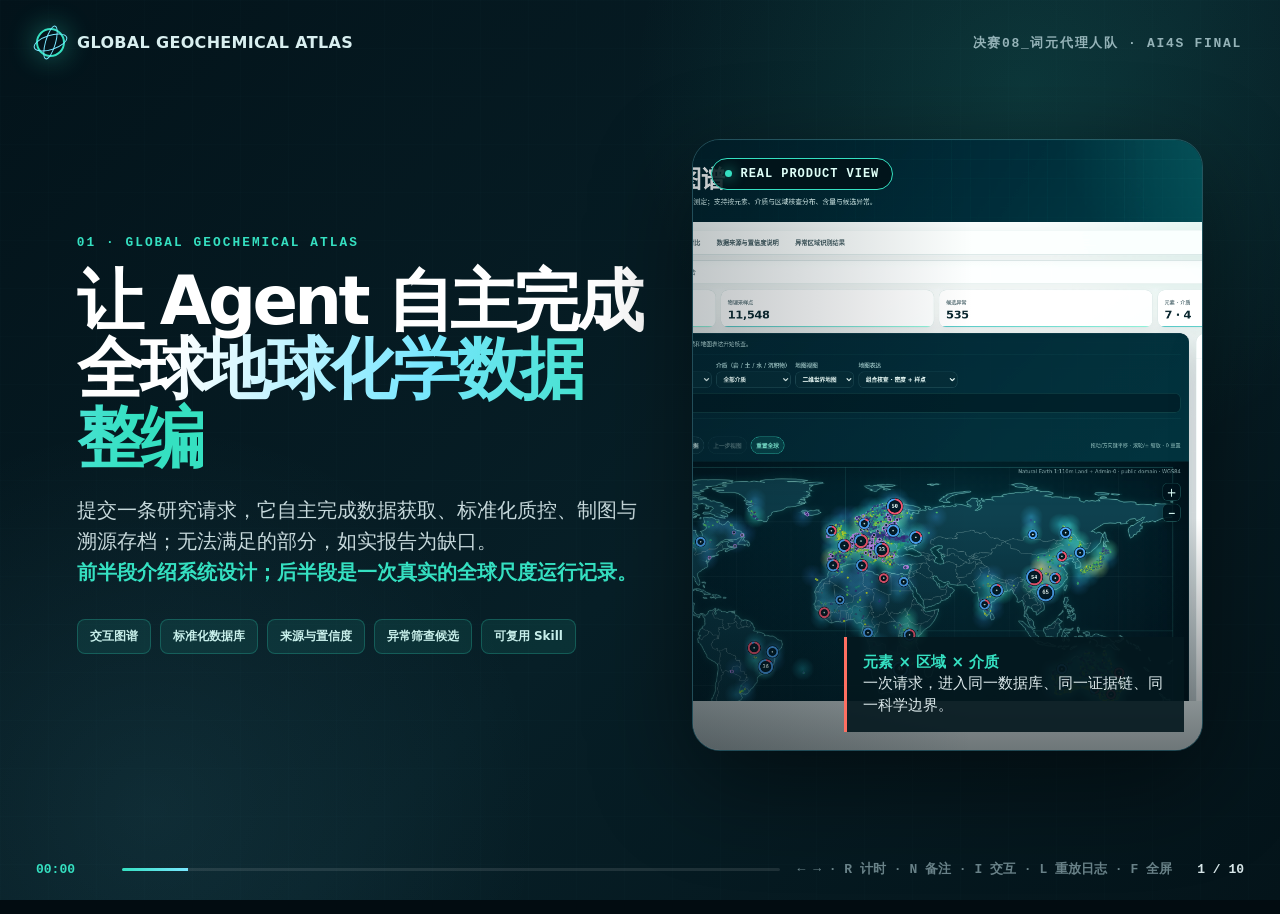
<file: finals/demo-video.html>
<!doctype html>
<html lang="zh-CN">
<head>
  <meta charset="utf-8">
  <meta name="viewport" content="width=device-width,initial-scale=1,viewport-fit=cover">
  <title>Global Geochemical Atlas · 决赛 Demo</title>
  <style>
    :root{
      --ink:#061a22;--ink2:#0b2c35;--paper:#f4f8f5;--white:#fff;
      --teal:#35e0c1;--teal2:#16a99d;--cyan:#7ae7ff;--gold:#f3c969;
      --coral:#ff6f61;--muted:#93abb1;--line:rgba(122,231,255,.22);
      --shadow:0 24px 80px rgba(0,0,0,.34);
    }
    *{box-sizing:border-box}
    html,body{width:100%;height:100%;margin:0;overflow:hidden;background:#020c11;color:#fff;font-family:"Noto Sans CJK SC","Microsoft YaHei",system-ui,sans-serif}
    body::before{content:"";position:fixed;inset:0;background:
      radial-gradient(circle at 80% 10%,rgba(53,224,193,.13),transparent 30%),
      radial-gradient(circle at 12% 90%,rgba(122,231,255,.08),transparent 28%),
      linear-gradient(135deg,#03131a,#071f27 55%,#04141a);pointer-events:none}
    body::after{content:"";position:fixed;inset:0;opacity:.28;pointer-events:none;background-image:
      linear-gradient(rgba(122,231,255,.045) 1px,transparent 1px),
      linear-gradient(90deg,rgba(122,231,255,.045) 1px,transparent 1px);background-size:48px 48px}
    .deck{position:relative;width:100%;height:100%;z-index:1}
    .slide{position:absolute;inset:0;padding:clamp(42px,4.2vw,80px) clamp(56px,6vw,118px) clamp(58px,5vw,92px);display:grid;align-content:center;opacity:0;visibility:hidden;transform:translateY(18px) scale(.992);transition:opacity .48s ease,transform .48s ease,visibility .48s;overflow:hidden}
    .slide.active{opacity:1;visibility:visible;transform:none;z-index:2}
    .slide.leaving{opacity:0;transform:translateY(-18px) scale(.992)}
    .eyebrow{font:700 clamp(12px,1vw,18px)/1.2 ui-monospace,"SFMono-Regular",monospace;letter-spacing:.16em;text-transform:uppercase;color:var(--teal);margin-bottom:16px}
    h1,h2,h3,p{margin:0}
    h1{font-size:clamp(46px,5.25vw,101px);line-height:1.02;letter-spacing:-.055em;font-weight:900}
    h2{font-size:clamp(38px,4vw,76px);line-height:1.06;letter-spacing:-.045em;font-weight:900}
    h3{font-size:clamp(20px,1.45vw,30px);line-height:1.2}
    .lede{font-size:clamp(18px,1.55vw,30px);line-height:1.56;color:#c7d9dc;max-width:900px}
    .gradient{background:linear-gradient(100deg,#fff 15%,var(--cyan) 54%,var(--teal) 88%);-webkit-background-clip:text;background-clip:text;color:transparent}
    .coral{color:var(--coral)}.gold{color:var(--gold)}.teal{color:var(--teal)}.muted{color:var(--muted)}
    .rule{height:1px;background:linear-gradient(90deg,var(--teal),transparent);margin:20px 0 24px}
    .reveal{opacity:0;transform:translateY(15px)}
    .slide.active .reveal{animation:rise .62s cubic-bezier(.2,.8,.2,1) forwards;animation-delay:var(--d,0s)}
    @keyframes rise{to{opacity:1;transform:none}}
    .brand{position:absolute;top:28px;left:36px;display:flex;align-items:center;gap:12px;color:#d9eff0;font-weight:800;letter-spacing:.02em;z-index:20}
    .brand-mark{width:29px;height:29px;border-radius:50%;border:2px solid var(--teal);position:relative;box-shadow:0 0 28px rgba(53,224,193,.45)}
    .brand-mark::before,.brand-mark::after{content:"";position:absolute;border:1px solid var(--cyan);border-radius:50%}
    .brand-mark::before{inset:5px -5px;transform:rotate(-18deg)}
    .brand-mark::after{inset:-5px 7px;transform:rotate(16deg)}
    .team{position:absolute;top:34px;right:38px;font:700 13px ui-monospace,monospace;color:#95b3b8;letter-spacing:.13em;z-index:20}
    .chrome{position:absolute;left:36px;right:36px;bottom:22px;display:flex;align-items:center;gap:18px;z-index:30;color:#8ba6ac;font:700 13px ui-monospace,monospace}
    .progress-track{height:3px;flex:1;background:rgba(255,255,255,.1);border-radius:9px;overflow:hidden}
    .progress{height:100%;width:10%;background:linear-gradient(90deg,var(--teal),var(--cyan));transition:width .45s ease}
    .clock{min-width:68px;color:var(--teal)}
    .nav-hint{opacity:.75}.slide-count{min-width:54px;text-align:right;color:#d7e6e8}
    .notes-panel{position:fixed;left:50%;bottom:54px;width:min(900px,76vw);transform:translate(-50%,20px);background:rgba(2,12,17,.94);border:1px solid rgba(122,231,255,.25);border-radius:14px;padding:18px 22px;z-index:60;opacity:0;pointer-events:none;transition:.25s;box-shadow:var(--shadow);font-size:15px;line-height:1.6;color:#d8e8ea}
    .notes-panel.show{opacity:1;transform:translate(-50%,0)}
    .notes-panel b{color:var(--teal)}
    .pill{display:inline-flex;align-items:center;gap:8px;border:1px solid rgba(122,231,255,.24);background:rgba(6,36,44,.74);border-radius:999px;padding:8px 13px;font:700 13px ui-monospace,monospace;color:#cce8eb}
    .pill i{width:7px;height:7px;border-radius:50%;background:var(--teal);box-shadow:0 0 14px var(--teal)}
    .panel{border:1px solid rgba(122,231,255,.2);background:linear-gradient(145deg,rgba(12,45,54,.86),rgba(4,24,31,.78));border-radius:22px;box-shadow:var(--shadow)}

    /* 01 */
    .hero-grid{display:grid;grid-template-columns:1.05fr .95fr;gap:clamp(34px,4vw,80px);align-items:center}
    .hero-copy .lede{margin-top:24px;max-width:760px}
    .output-row{display:flex;flex-wrap:wrap;gap:9px;margin-top:30px}
    .output-row span{padding:8px 12px;border-radius:8px;background:rgba(53,224,193,.09);border:1px solid rgba(53,224,193,.24);font-size:clamp(12px,.88vw,17px);font-weight:700;color:#c7eeea}
    .hero-visual{height:min(68vh,730px);position:relative;border-radius:28px;overflow:hidden;border:1px solid rgba(122,231,255,.24);box-shadow:0 32px 100px rgba(0,0,0,.48)}
    .hero-visual img{width:100%;height:100%;object-fit:cover;object-position:52% 50%;filter:saturate(1.08) contrast(1.04)}
    .hero-visual::after{content:"";position:absolute;inset:0;background:linear-gradient(90deg,rgba(4,19,26,.24),transparent 55%),linear-gradient(0deg,rgba(2,12,17,.55),transparent 38%)}
    .live-badge{position:absolute;z-index:2;left:18px;top:18px;background:rgba(2,18,24,.86);border:1px solid var(--teal);border-radius:999px;padding:8px 13px;font:800 12px ui-monospace,monospace;color:#dffff8;letter-spacing:.08em}
    .live-badge::before{content:"";display:inline-block;width:7px;height:7px;background:var(--teal);border-radius:50%;margin-right:8px;box-shadow:0 0 13px var(--teal)}
    .hero-callout{position:absolute;z-index:2;right:18px;bottom:18px;width:min(340px,70%);padding:15px 16px;background:rgba(4,24,31,.9);border-left:3px solid var(--coral);font-size:15px;line-height:1.45;color:#dce9eb}

    /* 02 */
    .query{margin-top:28px;padding:18px 22px;display:flex;align-items:center;gap:14px;border-radius:15px;background:rgba(255,255,255,.07);border:1px solid rgba(122,231,255,.2);font-size:clamp(17px,1.25vw,25px)}
    .query code{color:var(--teal);font-weight:800}.query .arr{margin-left:auto;color:var(--cyan)}
    .flow{display:grid;grid-template-columns:repeat(3,1fr);gap:18px;margin-top:22px}
    .stage{padding:25px 24px;min-height:210px;position:relative;overflow:hidden}
    .stage::after{content:attr(data-n);position:absolute;right:-5px;bottom:-40px;font:900 150px/1 ui-monospace,monospace;color:rgba(122,231,255,.055)}
    .stage .stage-k{font:800 13px ui-monospace,monospace;color:var(--teal);letter-spacing:.12em}.stage h3{margin:13px 0 14px}.stage p{color:#a9c1c5;line-height:1.5;font-size:clamp(14px,1vw,18px)}
    .stats-line{display:grid;grid-template-columns:repeat(4,1fr);gap:12px;margin-top:18px}
    .mini-stat{padding:14px 16px;border-radius:13px;background:rgba(255,255,255,.055);border:1px solid rgba(255,255,255,.09)}
    .mini-stat b{display:block;font:900 clamp(24px,2vw,38px) ui-monospace,monospace;color:var(--gold)}.mini-stat span{font-size:13px;color:#a7c0c4}

    /* 03 · real execution */
    .run-grid{display:grid;grid-template-columns:1.38fr .62fr;gap:18px;margin-top:22px;height:min(60vh,620px)}
    .terminal{overflow:hidden;border-radius:20px;background:#020b0f;border:1px solid rgba(53,224,193,.28);box-shadow:var(--shadow);font-family:ui-monospace,"SFMono-Regular",Consolas,monospace;display:flex;flex-direction:column}
    .terminal-head{flex:0 0 42px;display:flex;align-items:center;gap:7px;padding:0 15px;background:#092027;border-bottom:1px solid rgba(122,231,255,.14);font-size:11px;color:#8dacb1;letter-spacing:.08em}.terminal-head i{width:9px;height:9px;border-radius:50%;background:#ff6f61}.terminal-head i:nth-child(2){background:#f3c969}.terminal-head i:nth-child(3){background:#35e0c1}.terminal-head span{margin-left:7px}.terminal-head em{margin-left:auto;font-style:normal;font-weight:800;color:var(--teal);letter-spacing:.06em}
    .terminal-body{flex:1;overflow-y:auto;scrollbar-width:none;padding:16px 19px;font-size:clamp(11px,.86vw,15.5px);line-height:1.5;color:#bad2d5}.terminal-body::-webkit-scrollbar{display:none}.terminal-body code{display:block;color:#ecfafa;white-space:pre-wrap}.terminal-body .prompt{color:var(--teal)}.log-list{margin-top:12px;display:grid;gap:6px}
    .log-line{display:grid;grid-template-columns:72px 108px 1fr;gap:10px;animation:logIn .28s ease-out}.log-line i{font-style:normal;color:#5f7d84}.log-line b{color:var(--cyan)}.log-line.ok b{color:var(--teal)}.log-line.warn b{color:var(--gold)}.log-line.fail b{color:var(--coral)}
    .log-sep{padding:4px 0 2px;color:#7e9ba0;letter-spacing:.05em;font-weight:800;animation:logIn .28s ease-out}
    .log-caret{width:9px;height:15px;background:var(--teal);animation:blink 1s steps(1) infinite}
    @keyframes logIn{from{opacity:0;transform:translateY(5px)}to{opacity:1;transform:none}}
    @keyframes blink{50%{opacity:0}}
    .run-side{display:grid;grid-template-rows:auto repeat(3,1fr) auto;gap:10px}.commit-badge{padding:11px 13px;border-radius:12px;background:rgba(53,224,193,.1);border:1px solid rgba(53,224,193,.28);font:900 12px ui-monospace,monospace;color:var(--teal);letter-spacing:.05em}.run-stat{padding:15px 17px;display:grid;align-content:center}.run-stat b{font:900 clamp(26px,2.3vw,44px)/1 ui-monospace,monospace;color:#fff}.run-stat span{margin-top:8px;color:#a9c1c5;font-size:13px;line-height:1.35}.run-stat.result b{font-size:clamp(19px,1.55vw,30px);color:var(--gold)}.run-caveat{padding:12px 14px;border-radius:12px;background:rgba(255,111,97,.1);border:1px solid rgba(255,111,97,.28);font-size:11px;line-height:1.45;color:#dfc9c7}

    /* 03 */
    .product-wrap{position:absolute;inset:80px 64px 66px;border-radius:24px;overflow:hidden;border:1px solid rgba(122,231,255,.28);background:#09222b;box-shadow:var(--shadow)}
    .product-shot,.product-live{width:100%;height:100%;border:0;display:block}
    .product-shot{object-fit:cover;object-position:50% 47%}
    .product-live{display:none;background:#fff}
    .product-wrap.live .product-shot{display:none}.product-wrap.live .product-live{display:block}
    .product-title{position:absolute;left:88px;top:97px;z-index:4;padding:15px 19px;background:rgba(3,18,24,.9);border-left:4px solid var(--teal);box-shadow:var(--shadow)}
    .product-title h2{font-size:clamp(28px,2.6vw,50px)}
    .product-title p{font:700 13px ui-monospace,monospace;color:var(--teal);margin-top:7px}
    .interaction-bar{position:absolute;z-index:5;left:50%;bottom:76px;transform:translateX(-50%);display:flex;gap:8px;padding:8px;background:rgba(2,16,22,.92);border:1px solid rgba(122,231,255,.25);border-radius:999px;box-shadow:var(--shadow)}
    .interaction-bar span{padding:8px 13px;border-radius:999px;background:rgba(255,255,255,.06);font-size:13px;font-weight:800}.interaction-bar b{color:var(--teal)}
    .view-tabs{position:absolute;z-index:6;right:88px;top:97px;display:flex;gap:7px;padding:7px;background:rgba(3,18,24,.92);border:1px solid rgba(122,231,255,.28);border-radius:999px;box-shadow:var(--shadow)}
    .view-tabs button{appearance:none;border:0;cursor:pointer;padding:9px 15px;border-radius:999px;background:rgba(255,255,255,.06);color:#cfe4e7;font:800 13px/1 "Noto Sans SC",sans-serif;letter-spacing:.02em;transition:.2s}
    .view-tabs button:hover{background:rgba(53,224,193,.18);color:#fff}
    .view-tabs button.active{background:var(--teal);color:#04252c}

    /* 04 */
    .evidence-grid{display:grid;grid-template-columns:1.05fr .95fr;gap:18px;margin-top:26px;height:min(58vh,600px)}
    .evidence-img{position:relative;overflow:hidden}
    .evidence-img img{width:100%;height:100%;object-fit:cover;object-position:50% 35%;filter:saturate(.9) contrast(1.02)}
    .evidence-img::after{content:"";position:absolute;inset:0;background:linear-gradient(0deg,rgba(2,14,20,.82),transparent 42%)}
    .evidence-label{position:absolute;left:18px;bottom:16px;right:18px;z-index:2}.evidence-label b{font-size:21px}.evidence-label p{margin-top:6px;color:#b5cccf;font-size:14px}
    .trace-card{position:absolute;left:50%;top:55%;transform:translate(-50%,-50%);z-index:5;width:min(560px,38vw);padding:17px 20px;background:rgba(3,19,25,.96);border:1px solid rgba(53,224,193,.36);border-radius:16px;box-shadow:0 20px 60px rgba(0,0,0,.55)}
    .trace-card .trace-title{font:900 14px ui-monospace,monospace;color:var(--teal);margin-bottom:11px}
    .trace-path{display:grid;grid-template-columns:repeat(4,1fr);gap:7px;align-items:center}.trace-path span{min-height:54px;display:grid;place-items:center;text-align:center;padding:8px;border-radius:9px;background:rgba(255,255,255,.06);font-size:12px;font-weight:800;color:#d8e8ea}.trace-path i{display:none}.trace-card small{display:block;margin-top:10px;color:#8eaab0;font-size:11px}

    /* 05 */
    .anomaly-grid{display:grid;grid-template-columns:1.12fr .88fr;gap:22px;margin-top:22px;align-items:stretch;height:min(58vh,610px)}
    .anomaly-map{overflow:hidden;position:relative}.anomaly-map img{width:100%;height:100%;object-fit:cover;object-position:50% 52%}
    .screening{position:absolute;left:17px;top:17px;padding:8px 12px;border-radius:999px;background:rgba(42,10,12,.88);border:1px solid var(--coral);font:900 12px ui-monospace,monospace;letter-spacing:.08em;color:#ffd8d3}
    .method-stack{display:grid;gap:12px}
    .method-card{padding:19px 20px;border-radius:17px;background:rgba(255,255,255,.055);border:1px solid rgba(255,255,255,.1)}
    .method-card b{display:block;font:900 15px ui-monospace,monospace;color:var(--gold);margin-bottom:7px}.method-card p{color:#bdd0d3;font-size:14px;line-height:1.48}
    .boundary{padding:20px;border-radius:17px;background:linear-gradient(135deg,rgba(255,111,97,.18),rgba(255,111,97,.06));border:1px solid rgba(255,111,97,.36)}
    .boundary strong{font-size:19px;color:#ffd7d2}.boundary p{margin-top:8px;font-size:14px;line-height:1.5;color:#e8c8c5}

    /* 06 · interpreted real candidate */
    .case-grid{display:grid;grid-template-columns:.78fr 1.12fr 1.1fr;gap:16px;margin-top:24px}
    .case-card{padding:22px 21px;min-height:330px}.case-label{font:900 12px ui-monospace,monospace;color:var(--teal);letter-spacing:.1em}.case-card h3{font-size:24px;margin:14px 0 18px}.case-value{font:900 clamp(42px,4vw,76px)/1 ui-monospace,monospace;color:#fff}.case-value small{font-size:18px;color:#bdd0d3}.case-meta{margin-top:15px;color:#a9c1c5;font-size:13px;line-height:1.55}.compare-row{display:grid;grid-template-columns:1fr 1fr;gap:9px;margin-top:9px}.compare-row div{padding:13px;border-radius:12px;background:rgba(255,255,255,.055);border:1px solid rgba(255,255,255,.08)}.compare-row b{display:block;font:900 24px ui-monospace,monospace;color:var(--gold)}.compare-row span{font-size:11px;color:#a9c1c5}.threshold{margin-top:12px;padding:13px;border-radius:12px;background:rgba(255,111,97,.1);border:1px solid rgba(255,111,97,.3);font:800 13px ui-monospace,monospace;color:#ffd5d1}.evidence-list{display:grid;gap:10px;margin-top:9px}.evidence-list div{padding-bottom:9px;border-bottom:1px solid rgba(255,255,255,.09)}.evidence-list b{display:block;color:#e9f8f7;font-size:13px}.evidence-list span{display:block;margin-top:4px;color:#96b0b4;font-size:11px;line-height:1.35;word-break:break-word}.case-boundary{margin-top:14px;padding:14px 18px;border-radius:14px;background:linear-gradient(90deg,rgba(255,111,97,.18),rgba(255,111,97,.05));border:1px solid rgba(255,111,97,.34);display:flex;gap:16px;align-items:center}.case-boundary b{white-space:nowrap;color:#ffd5d0;font-size:17px}.case-boundary span{color:#d8c4c2;font-size:13px;line-height:1.45}

    /* 06 */
    .guard-grid{display:grid;grid-template-columns:repeat(4,1fr);gap:14px;margin-top:28px}
    .guard{padding:23px 20px;min-height:240px;position:relative;overflow:hidden}
    .guard .ico{width:47px;height:47px;display:grid;place-items:center;border-radius:14px;background:rgba(53,224,193,.12);border:1px solid rgba(53,224,193,.27);font:900 20px ui-monospace,monospace;color:var(--teal)}
    .guard h3{margin:18px 0 12px;font-size:21px}.guard p{font-size:15px;line-height:1.55;color:#a9c1c5}.guard strong{color:#e7f8f6}
    .fail-strip{margin-top:16px;display:flex;align-items:center;gap:20px;padding:15px 20px;border-radius:14px;background:rgba(255,111,97,.1);border:1px solid rgba(255,111,97,.27)}
    .fail-strip b{font:900 15px ui-monospace,monospace;color:var(--coral);letter-spacing:.08em}.fail-strip span{font-size:15px;color:#dfc9c7}

    /* 07 */
    .proof-grid{display:grid;grid-template-columns:1.05fr .95fr;gap:28px;margin-top:28px;align-items:center}
    .proof-metrics{display:grid;grid-template-columns:repeat(2,1fr);gap:14px}
    .proof-metric{padding:22px 22px;border-radius:19px;background:rgba(255,255,255,.055);border:1px solid rgba(122,231,255,.15);min-height:145px}
    .proof-metric b{font:900 clamp(34px,3.1vw,60px)/1 ui-monospace,monospace;color:var(--teal)}.proof-metric span{display:block;margin-top:13px;color:#bad0d3;font-size:15px;line-height:1.38}.proof-metric.warn b{color:var(--gold)}.proof-metric.zero b{color:#fff}
    .honesty{padding:27px 28px;border-radius:22px;background:linear-gradient(145deg,rgba(14,57,65,.88),rgba(5,26,33,.88));border:1px solid rgba(53,224,193,.3)}
    .honesty code{display:inline-block;padding:9px 12px;border-radius:8px;background:#071b21;color:var(--gold);font:900 17px ui-monospace,monospace}.honesty h3{font-size:30px;margin:20px 0 14px}.honesty p{font-size:17px;line-height:1.6;color:#bad0d3}.scope-note{margin-top:15px;padding-top:14px;border-top:1px solid rgba(255,255,255,.12);font-size:13px!important;color:#8fa9ae!important}

    /* 08 */
    .reuse-flow{display:grid;grid-template-columns:.8fr 1.05fr .95fr 1.2fr;align-items:center;gap:20px;margin-top:42px}
    .reuse-node{min-height:230px;padding:22px 20px;display:grid;align-content:center;text-align:center;position:relative}
    .reuse-node::after{content:"→";position:absolute;right:-34px;top:45%;font:900 28px ui-monospace,monospace;color:var(--teal)}
    .reuse-node:last-child::after{display:none}.reuse-node .node-label{font:900 13px ui-monospace,monospace;color:var(--teal);letter-spacing:.1em;margin-bottom:13px}.reuse-node h3{font-size:24px}.reuse-node p{margin-top:12px;color:#a8c0c4;font-size:14px;line-height:1.5}
    .agents{display:flex;justify-content:center;gap:7px;flex-wrap:wrap;margin-top:15px}.agents span{padding:6px 9px;border-radius:999px;background:rgba(255,255,255,.07);font-size:11px;color:#d5e6e7}
    .consumer-grid{display:grid;grid-template-columns:1fr 1fr;gap:8px;margin-top:15px}.consumer-grid span{padding:10px 6px;border-radius:9px;background:rgba(53,224,193,.08);color:#c8e8e4;font-size:12px;font-weight:800}
    .division{margin-top:22px;display:flex;justify-content:center;gap:12px;flex-wrap:wrap}.division span{padding:10px 14px;border-radius:10px;border:1px solid rgba(255,255,255,.11);font-size:14px;color:#b9cdd0}.division b{color:var(--gold)}

    /* 09 */
    .close-grid{display:grid;grid-template-columns:1.15fr .85fr;gap:60px;align-items:center}
    .close-copy h2{font-size:clamp(45px,5.2vw,98px)}.close-copy .lede{margin-top:26px;font-size:clamp(18px,1.55vw,29px)}
    .proof-strip{display:flex;flex-wrap:wrap;gap:9px;margin-top:26px}.proof-strip span{padding:8px 11px;border-radius:8px;background:rgba(255,255,255,.055);border:1px solid rgba(255,255,255,.09);font-size:13px;color:#b9ced1}
    .qr-grid{display:grid;grid-template-columns:1fr 1fr;gap:18px}
    .qr{padding:18px;background:#f7fbf9;border-radius:22px;color:#0b2c35;text-align:center;box-shadow:var(--shadow)}
    .qr img{width:100%;aspect-ratio:1;object-fit:contain;display:block}.qr b{display:block;font-size:18px;margin-top:10px}.qr span{display:block;font:700 10px ui-monospace,monospace;color:#557177;margin-top:5px;word-break:break-all}
    .final-tag{margin-top:28px;font:800 14px ui-monospace,monospace;color:var(--teal);letter-spacing:.12em}

    @media(max-aspect-ratio:1.4/1){.hero-grid,.close-grid{grid-template-columns:1fr}.hero-visual{height:38vh}.guard-grid{grid-template-columns:1fr 1fr}.reuse-flow{grid-template-columns:1fr 1fr}.reuse-node::after{display:none}}
  </style>
</head>
<body>
  <div class="brand"><span class="brand-mark"></span><span>GLOBAL GEOCHEMICAL ATLAS</span></div>
  <div class="team">决赛08_词元代理人队 · AI4S FINAL</div>
  <main class="deck" id="deck">
    <section class="slide active" data-title="让 Agent 自主完成全球地球化学数据整编">
      <div class="hero-grid">
        <div class="hero-copy">
          <div class="eyebrow reveal" style="--d:.05s">01 · GLOBAL GEOCHEMICAL ATLAS</div>
          <h1 class="reveal" style="--d:.12s">让 Agent 自主完成<br><span class="gradient">全球地球化学数据整编</span></h1>
          <p class="lede reveal" style="--d:.25s">提交一条研究请求，它自主完成数据获取、标准化质控、制图与溯源存档；无法满足的部分，如实报告为缺口。<br><b class="teal">前半段介绍系统设计；后半段是一次真实的全球尺度运行记录。</b></p>
          <div class="output-row reveal" style="--d:.38s"><span>交互图谱</span><span>标准化数据库</span><span>来源与置信度</span><span>异常筛查候选</span><span>可复用 Skill</span></div>
        </div>
        <div class="hero-visual reveal" style="--d:.2s">
          <img src="assets/global-overview-1920x1080.png" alt="全球地球化学图谱真实运行界面">
          <div class="live-badge">REAL PRODUCT VIEW</div>
          <div class="hero-callout"><b class="teal">元素 × 区域 × 介质</b><br>一次请求，进入同一数据库、同一证据链、同一科学边界。</div>
        </div>
      </div>
      <template class="notes">全球地球化学数据分散在数十个数据库和文献附表中，人工整编往往以月计。我们构建了一个可复用的 Agent Skill：提交研究请求后，它自主完成数据获取、标准化质控、制图与溯源存档，无法满足的部分如实报告为缺口。前半段介绍系统设计，后半段是一次真实的全球尺度运行记录。</template>
    </section>

    <section class="slide" data-title="计划：三阶段工作流">
      <div class="eyebrow reveal" style="--d:.05s">PART 1 · 计划与设计 · 02 · THREE-STAGE PLAN</div>
      <h2 class="reveal" style="--d:.12s">计划：从请求到成果的<span class="gradient">三阶段工作流</span></h2>
      <div class="query reveal" style="--d:.22s"><span>研究请求</span><code>Cr（铬）· 中国东部 · 土壤</code><span class="arr">→ 全流程自主执行</span></div>
      <div class="flow">
        <article class="stage panel reveal" data-n="1" style="--d:.3s"><span class="stage-k">D1 · 数据获取</span><h3>来源准入与证据固定</h3><p>优先采用官方数据库与带 DOI 的公开数据集；许可、版本与文件哈希全部存档，来源可逐项核查。</p></article>
        <article class="stage panel reveal" data-n="2" style="--d:.4s"><span class="stage-k">D2 · 标准化与质控</span><h3>按地球化学规范处理</h3><p>统一计量单位与坐标参考系，执行质量控制；原始测定值全程保留，不被覆盖。</p></article>
        <article class="stage panel reveal" data-n="3" style="--d:.5s"><span class="stage-k">D3 · 成果生成</span><h3>产物可核查、可复用</h3><p>图谱、标准化数据库与证据报告同步生成；仅质控达标的数据进入成果。</p></article>
      </div>
      <div class="stats-line">
        <div class="mini-stat reveal" style="--d:.58s"><b>63</b><span>个已登记的候选数据源</span></div>
        <div class="mini-stat reveal" style="--d:.64s"><b>4</b><span>类采样介质：岩石 · 土壤 · 沉积物 · 水</span></div>
        <div class="mini-stat reveal" style="--d:.7s"><b>15</b><span>项核心产物</span></div>
        <div class="mini-stat reveal" style="--d:.76s"><b>1</b><span>套可复用的 Agent Skill</span></div>
      </div>
      <template class="notes">工作流分三个阶段：D1 数据获取，完成来源准入，许可、版本与文件哈希全部存档；D2 标准化与质控，统一计量单位与坐标参考系，原始测定值全程保留；D3 成果生成，图谱、标准化数据库与证据报告同步产出，仅质控达标的数据进入成果。来源目录已登记 63 个候选，核心产物固定为 15 项。</template>
    </section>

    <section class="slide" data-title="设计：模型编排，确定性计算">
      <div class="eyebrow reveal" style="--d:.05s">PART 1 · 计划与设计 · 03 · SYSTEM DESIGN</div>
      <h2 class="reveal" style="--d:.12s">设计：模型负责编排，<span class="gradient">计算交给确定性脚本</span></h2>
      <div class="reuse-flow">
        <article class="reuse-node panel reveal" style="--d:.24s"><div class="node-label">输入</div><h3>研究请求</h3><p>元素 · 区域 · 介质<br>约束与证据要求</p></article>
        <article class="reuse-node panel reveal" style="--d:.32s"><div class="node-label">编排层 · 模型</div><h3>理解与调度</h3><div class="agents"><span>OpenCode</span><span>Codex</span><span>命令行 / CI</span><span>任意 Agent</span></div></article>
        <article class="reuse-node panel reveal" style="--d:.4s"><div class="node-label">计算层 · 脚本</div><h3>确定性计算</h3><p>相同输入<br>产出逐字节一致的结果</p></article>
        <article class="reuse-node panel reveal" style="--d:.48s"><div class="node-label">输出</div><h3>15 项核心产物</h3><div class="consumer-grid"><span>图谱</span><span>数据库</span><span>科研报告</span><span>后续分析</span></div></article>
      </div>
      <div class="division reveal" style="--d:.62s"><span><b>职责分离：</b>模型不参与数值计算；单位换算、坐标转换、质控与异常判定全部由确定性脚本执行，结果可逐字节复现</span></div>
      <template class="notes">关键设计是职责分离：大模型可能出错，因此只负责理解请求与调度流程；单位换算、坐标转换、质量控制、异常判定等全部科学计算由确定性脚本执行，相同输入产出逐字节一致的结果。同一 Skill 接入任意 Agent 环境，计算结果完全一致。</template>
    </section>

    <section class="slide" data-title="设计：四条硬约束">
      <div class="eyebrow reveal" style="--d:.05s">PART 1 · 计划与设计 · 04 · SCIENTIFIC GUARDRAILS</div>
      <h2 class="reveal" style="--d:.12s">设计：四条<span class="gradient">硬约束</span>，由执行器强制生效</h2>
      <div class="guard-grid">
        <article class="guard panel reveal" style="--d:.24s"><span class="ico">RAW</span><h3>原始值不可变更</h3><p>原始测定值、原单位与限定符<strong>永久保留</strong>；单位换算另行记录换算轨迹。</p></article>
        <article class="guard panel reveal" style="--d:.32s"><span class="ico">&lt;DL</span><h3>删失值不替换</h3><p>低于检出限（&lt;LOD / &lt;LOQ）的删失值如实保留；<strong>不以 0 或 LOD/2 代入</strong>。</p></article>
        <article class="guard panel reveal" style="--d:.4s"><span class="ico">CRS</span><h3>坐标系不假定</h3><p>坐标参考系未声明时<strong>不默认为 WGS84</strong>；所有坐标转换全程留痕。</p></article>
        <article class="guard panel reveal" style="--d:.48s"><span class="ico">n≥20</span><h3>背景样本不足不出统计</h3><p>可比样本量不足 20 时返回<strong>“背景不足”</strong>，不降低阈值强行计算。</p></article>
      </div>
      <div class="fail-strip reveal" style="--d:.6s"><b>FAIL-CLOSED</b><span>无法满足科学条件时，明确报告缺口与原因——不产出貌似完整的结果</span></div>
      <template class="notes">第四层设计是四条硬约束，由确定性执行器强制生效：原始测定值不可变更；低于检出限的删失值不以零或半检出限代入；坐标参考系未声明时不默认 WGS84；可比样本不足二十时不产出背景统计。总原则是 fail-closed：无法满足科学条件就明确报告缺口与原因，不产出貌似完整的结果。设计部分到此，下面看一次真实运行。</template>
    </section>

    <section class="slide" data-title="真实运行：一次全球尺度自主采集">
      <div class="eyebrow reveal" style="--d:.05s">PART 2 · 真实运行记录 · 05 · AGENT EXECUTION LOG</div>
      <h2 class="reveal" style="--d:.12s">8 月 15 日，一次<span class="gradient">全球尺度的自主采集运行</span></h2>
      <div class="run-grid">
        <div class="terminal reveal" style="--d:.22s">
          <div class="terminal-head"><i></i><i></i><i></i><span>真实运行日志回放 · 2026-08-15 · 实际总时长 33 分 02 秒 · 约 78 倍速回放</span><em id="runElapsed">T+00:00</em></div>
          <div class="terminal-body" id="runBody">
            <code><span class="prompt">$</span> python3 run_atlas_request.py --request REQUEST.json \
  --analysis-profile production --acquisition-mode online \
  --online-source auto --per-analyte-observations 512 \
  --source-timeout-seconds 600 --coordinate-mode auto</code>
            <div class="log-list" id="runLog"></div>
          </div>
        </div>
        <div class="run-side">
          <div class="commit-badge reveal" style="--d:.25s">在线生产运行 · 全程自主 · 9 轮 · 33 分钟</div>
          <div class="run-stat panel reveal result" style="--d:.32s"><b>自主终止</b><span>零增量后停止采集，不以重复记录扩充数据量</span></div>
          <div class="run-stat panel reveal" style="--d:.4s"><b>191,715</b><span>条测定 · 来自 29 个正式入库的公开来源</span></div>
          <div class="run-stat panel reveal" style="--d:.48s"><b>238</b><span>项缺口进入修复队列，逐项标注原因</span></div>
          <div class="run-caveat reveal" style="--d:.56s">俄罗斯、南美与岩石介质覆盖不足，如实保留为缺口，未以其他区域的数据量掩盖。</div>
        </div>
      </div>
      <template class="notes">这是 8 月 15 日真实运行的日志回放：实际跑了 33 分钟、9 轮，这里以约 78 倍速重放，每一行的轮次、计数、用时都取自 loop_report.json。看几个关键点：63 个候选来源完成准入审计后 29 个入库；两个 GEOROC 端点持续 HTTP 500，被如实记为失败；采集目标从每元素 512 条观测逐轮翻倍到 5 万上限；第 6 轮起增量为零，连续两轮问题签名相同后触发停机，发布 191,715 条测定；终态 needs_human_review，238 项缺口进入修复队列。按 L 可重放。如实报告未完成项，正是设计目标之一。</template>
    </section>

    <section class="slide" data-title="运行产物：全球交互图谱">
      <div class="product-wrap" id="productWrap">
        <img class="product-shot" src="assets/global-run-map-1920x1080.png" alt="本次全球真实运行生成的交互图谱截图">
        <iframe class="product-live" data-src="real-run/interactive_map.html" title="确定性回归运行生成的自包含交互图谱"></iframe>
      </div>
      <div class="product-title reveal" style="--d:.1s"><h2>运行产物：<span class="gradient">191,715 条测定构成的全球图谱</span></h2><p>PART 2 · 实际使用 · 点击右上标签现场进入真实产物 · 全部离线可用</p></div>
      <div class="view-tabs reveal" style="--d:.3s">
        <button class="vt" data-live="real-run/interactive_map.html">运行产物 · 回归切片</button>
        <button class="vt" data-live="../live/globe-3d.html">3D 地球</button>
        <button class="vt" data-live="../live/global-overview.html">全球总览</button>
        <button class="vt" data-live="../live/china-anomaly.html">中国区异常</button>
        <button class="vt active" data-live="">截图</button>
      </div>
      <div class="interaction-bar reveal" style="--d:.5s"><span><b>191,715</b> 条测定</span><span><b>42,664</b> 个采样点</span><span><b>7</b> 种元素</span><span><b>3,351</b> 个异常筛查候选</span></div>
      <template class="notes">这是刚才那次运行的直接产物：一张全球交互图谱，191,715 条测定、42,664 个采样点、3,351 个异常筛查候选，自包含单文件、离线可用。主画面截图即该 74MB 运行产物实拍（原件在决赛材料包，线上未内置）。右上标签均为真实产物，可现场点开：回归运行产物切片、3D 地球、全球总览、中国区异常透视。</template>
    </section>

    <section class="slide" data-title="实际使用：记录级溯源">
      <div class="eyebrow reveal" style="--d:.05s">PART 2 · 实际使用 · 07 · RECORD-LEVEL PROVENANCE</div>
      <h2 class="reveal" style="--d:.12s">实际使用：每条测定都<span class="gradient">支持记录级溯源</span></h2>
      <div class="evidence-grid">
        <div class="evidence-img panel reveal" style="--d:.24s"><img src="assets/database-view-1920x1080.png" alt="标准化数据库界面"><div class="evidence-label"><b>标准化记录</b><p>原始值 · 标准化值 · 计量单位 · 分析方法 · 质控标记</p></div></div>
        <div class="evidence-img panel reveal" style="--d:.32s"><img src="assets/source-view-1920x1080.png" alt="来源与置信度界面"><div class="evidence-label"><b>来源与许可</b><p>文献 DOI · 源文件行号 · 数据许可 · SHA-256 校验值</p></div></div>
      </div>
      <div class="trace-card reveal" style="--d:.52s"><div class="trace-title">四级溯源链</div><div class="trace-path"><span>原始<br>测定值</span><span>标准化<br>轨迹</span><span>来源<br>定位</span><span>哈希<br>校验</span></div><small>置信度按四个维度分别报告：来源证据 · 分析就绪度 · 空间可用性 · 工作流完备性</small></div>
      <template class="notes">图谱上的点不是结论，而是证据入口。点开任意记录：左侧是标准化记录，从原始测定值到标准化值、分析方法与质控标记；右侧是来源信息——文献 DOI、源文件行号、数据许可与 SHA-256 校验值。四级溯源链使任何记录都可被独立复核。</template>
    </section>

    <section class="slide" data-title="异常筛查：一条真实候选的判定">
      <div class="eyebrow reveal" style="--d:.05s">PART 2 · 实际使用 · 08 · INTERPRET ONE REAL CANDIDATE</div>
      <h2 class="reveal" style="--d:.12s">异常筛查：一条真实候选的<span class="coral">完整判定过程</span></h2>
      <div class="reveal" style="--d:.18s;margin-top:14px"><span class="pill"><i></i>真实样例 · 全球运行产出的 3,351 个筛查候选均经由同一判定链路</span></div>
      <div class="case-grid">
        <article class="case-card panel reveal" style="--d:.24s">
          <div class="case-label">输入 · 测定值</div><h3>土壤样品的砷（As）含量</h3>
          <div class="case-value">23.9 <small>mg/kg</small></div>
          <p class="case-meta">美国阿拉巴马州 · A 层土壤样品<br>样品编号 C-328917</p>
        </article>
        <article class="case-card panel reveal" style="--d:.34s">
          <div class="case-label">判定 · 背景比较</div><h3>仅在可比分组内比较</h3>
          <div class="compare-row"><div><b>45</b><span>条可比记录：同介质 · 同方法 · 同地质单元</span></div><div><b>2.30</b><span>可比组中位数（mg/kg）</span></div></div>
          <div class="compare-row"><div><b>10.4 倍</b><span>相对可比组中位数的富集程度</span></div><div><b>z = 3.69</b><span>稳健 Z 分数，超过 3.5 筛查阈值</span></div></div>
          <div class="threshold">判定结果：高值筛查候选</div>
        </article>
        <article class="case-card panel reveal" style="--d:.44s">
          <div class="case-label">输出 · 证据链</div><h3>判定依据全部可回溯</h3>
          <div class="evidence-list">
            <div><b>分析方法</b><span>氢化物发生-原子吸收光谱（HG-AAS），与比较组一致</span></div>
            <div><b>数据来源</b><span>USGS DS 801（DOI 10.3133/ds801）· 源文件第 27 行</span></div>
            <div><b>综合置信度 0.79</b><span>同时标注：该记录缺少坐标不确定度声明</span></div>
          </div>
        </article>
      </div>
      <div class="case-boundary reveal" style="--d:.58s"><b>系统仅报告：高值筛查候选</b><span>污染、矿化或成因判断需结合采样设计与独立验证，由研究者做出——筛查不构成结论。</span></div>
      <template class="notes">看一条真实候选的判定过程。输入是一份土壤样品的砷测定值 23.9 毫克每千克。系统仅在可比分组内比较：同介质、同分析方法、同地质单元的 45 条记录，可比组中位数 2.30，该样品为其 10.4 倍，稳健 Z 分数 3.69，超过 3.5 的筛查阈值。输出的证据链包含分析方法、数据来源与综合置信度，并标注该记录缺少坐标不确定度声明。系统仅报告"高值筛查候选"；污染或矿化判断由研究者结合独立验证做出。</template>
    </section>

    <section class="slide" data-title="运行验收：成果与局限一并报告">
      <div class="eyebrow reveal" style="--d:.05s">PART 2 · 运行验收 · 09 · REPRODUCIBLE PROOF</div>
      <h2 class="reveal" style="--d:.12s">运行验收：成果与局限，<span class="gradient">一并如实报告</span></h2>
      <div class="proof-grid">
        <div class="proof-metrics">
          <div class="proof-metric reveal" style="--d:.24s"><b>191,715</b><span>条测定实际入库——9 轮在线采集，无重复计数</span></div>
          <div class="proof-metric warn reveal" style="--d:.32s"><b>0</b><span>条岩石介质测定——上游来源持续不可用，如实标注为空白</span></div>
          <div class="proof-metric warn reveal" style="--d:.4s"><b>22.3%</b><span>5° 陆地网格覆盖率（135/605）——距全球代表性尚有差距，未作夸大</span></div>
          <div class="proof-metric warn reveal" style="--d:.48s"><b>238</b><span>项缺口进入修复队列——俄罗斯、南美等区域逐项标注原因</span></div>
          <div class="proof-metric zero reveal" style="--d:.56s;grid-column:1/-1"><b>0 错误</b><span>15 项核心产物全部通过独立校验；跨环境重跑，结果逐字节一致</span></div>
        </div>
        <div class="honesty reveal" style="--d:.38s"><code>delivery_ready: false</code><h3>如实报告局限，是科研可信的前提</h3><p>零增量后自主终止；交付回执明确标注"未达交付标准"，每项缺口附原因与修复建议——这比一张貌似完整的图谱更可信。</p><p class="scope-note">以上数字均可在运行产物的结构化报告中逐条核对。</p></div>
      </div>
      <template class="notes">运行验收。成果：191,715 条测定实际入库，9 轮在线采集，无重复计数。局限，系统自己报告了：岩石介质为零，因上游来源持续不可用；5 度陆地网格覆盖率 22.3%，距全球代表性尚有差距，未作夸大；238 项缺口进入修复队列并逐项标注原因。15 项核心产物全部通过独立校验，跨环境重跑结果逐字节一致。如实报告局限，是这套系统作为科研基础设施最重要的能力。</template>
    </section>

    <section class="slide" data-title="让地球化学数据成为可计算基础设施">
      <div class="close-grid">
        <div class="close-copy">
          <div class="eyebrow reveal" style="--d:.05s">10 · THE NEXT LAYER FOR EARTH SCIENCE</div>
          <h2 class="reveal" style="--d:.12s">让每个点<br><span class="gradient">可追溯 · 可验证<br>可重新计算</span></h2>
          <p class="lede reveal" style="--d:.25s">Global Geochemical Atlas：把分散的公开地球化学数据，整编为 Agent 可执行、研究者可复核的科研基础设施。</p>
          <div class="proof-strip reveal" style="--d:.36s"><span>191,715 条测定</span><span>29 个正式来源</span><span>记录级溯源</span><span>逐字节可复现</span><span>如实报告局限</span></div>
          <div class="final-tag reveal" style="--d:.48s">决赛08_词元代理人队 · AI4S FUTURE SCIENCESKILLS HACKATHON</div>
        </div>
        <div class="qr-grid reveal" style="--d:.25s">
          <div class="qr"><img src="assets/demo-qr.png" alt="在线 Demo 二维码"><b>体验在线产品</b><span>asimfish.github.io/global-geochemical-atlas-demo</span></div>
          <div class="qr"><img src="assets/repo-qr.png" alt="Skill 仓库二维码"><b>检查代码与证据</b><span>github.com/asimfish/global-geochemical-atlas-skill</span></div>
        </div>
      </div>
      <template class="notes">让每一条地球化学测定可追溯、可验证、可重新计算。扫描二维码体验产品、检查代码与证据。谢谢。</template>
    </section>
  </main>

  <div class="chrome"><span class="clock" id="clock">00:00</span><div class="progress-track"><div class="progress" id="progress"></div></div><span class="nav-hint">← → · R 计时 · N 备注 · I 交互 · L 重放日志 · F 全屏</span><span class="slide-count" id="count">1 / 10</span></div>
  <aside class="notes-panel" id="notes"><b>演讲备注</b><div id="notesText"></div></aside>

  <script>
    const slides=[...document.querySelectorAll('.slide')];
    const progress=document.getElementById('progress');
    const count=document.getElementById('count');
    const clock=document.getElementById('clock');
    const notes=document.getElementById('notes');
    const notesText=document.getElementById('notesText');
    const marks=[0,12,27,43,60,96,120,136,156,170,180];
    let index=Math.max(0,Math.min(slides.length-1,(parseInt(location.hash.slice(1),10)||1)-1));
    let timer=null,startAt=0,notesOpen=false;
    function render(next,direction=1){
      next=Math.max(0,Math.min(slides.length-1,next));
      slides.forEach((s,i)=>{s.classList.toggle('active',i===next);s.classList.toggle('leaving',i===index&&i!==next&&direction>0)});
      index=next;location.hash=String(index+1);count.textContent=`${index+1} / ${slides.length}`;progress.style.width=`${(index+1)/slides.length*100}%`;
      notesText.textContent=slides[index].querySelector('.notes')?.content.textContent.trim()||'';
      document.title=`${index+1}/${slides.length} · ${slides[index].dataset.title}`;
      if(index===4)startRunLog();else stopRunLog();
    }
    // ===== 第 5 幕：真实运行日志回放（数据取自 real-run-global/loop_report.json）=====
    const RUN_SECONDS=1982; // 9 轮 duration_seconds 之和 = 33 分 02 秒
    const RUN_LOG=[
      [0.5,'info','T+00:00','[controller]','REQUEST.json 哈希冻结 · sha256 58cf6ed3…7992 · profile=production · 上限 24 轮'],
      [1.1,'ok','T+00:02','[audit]','63 个候选来源完成准入审计 → 31 个进入路由'],
      [1.7,'info','T+00:03','[route]','调度 31 个来源并行获取 · source-timeout 600s'],
      [2.2,'sep','','','—— ROUND 1 · 采集目标 512 观测/元素 ——'],
      [2.5,'ok','T+00:06','[fetch]','gemas-europe → 200 · 6,656 条 · CC-BY-4.0'],
      [2.64,'ok','T+00:09','[fetch]','usgs-conus-soil → 200 · 6,144 条 · USGS-Public-Domain'],
      [2.78,'ok','T+00:13','[fetch]','foregs-stream-sediment → 200 · 5,928 条 · FOREGS-Research-Attributio'],
      [2.92,'ok','T+00:17','[fetch]','foregs-topsoil → 200 · 5,798 条 · FOREGS-Research-Attributio'],
      [3.06,'ok','T+00:20','[fetch]','foregs-subsoil → 200 · 5,447 条 · FOREGS-Research-Attributio'],
      [3.2,'ok','T+00:24','[fetch]','foregs-floodplain-sediment → 200 · 4,862 条 · FOREGS-Research-Attributio'],
      [3.34,'ok','T+00:28','[fetch]','figshare-yangtze-basin-soil-heavy-metals → 200 · 3,584 条 · CC-BY-4.0'],
      [3.48,'ok','T+00:32','[fetch]','gemstat-open-archive → 200 · 3,584 条 · CC-BY-4.0'],
      [3.62,'ok','T+00:35','[fetch]','japan-gsj-geochemical-map → 200 · 3,584 条 · GSJ-Government-Standard-Te'],
      [3.76,'ok','T+00:39','[fetch]','japan-gsj-marine-sediment → 200 · 3,584 条 · GSJ-Government-Standard-Te'],
      [3.9,'ok','T+00:43','[fetch]','afsis-phase-i-wet-chemistry → 200 · 3,072 条 · CC-BY-4.0'],
      [4.04,'ok','T+00:46','[fetch]','foregs-stream-water → 200 · 3,072 条 · FOREGS-Research-Attributio'],
      [4.18,'ok','T+00:50','[fetch]','tpdc-china-mountain-soil → 200 · 2,560 条 · CC-BY-4.0'],
      [4.32,'ok','T+00:54','[fetch]','australia-ngsa → 200 · 2,048 条 · CC-BY-3.0-AU'],
      [4.46,'ok','T+00:58','[fetch]','norway-marchem → 200 · 2,048 条 · CC-BY-4.0'],
      [4.6,'ok','T+01:01','[fetch]','pangaea-barents-c-horizon-soil → 200 · 2,048 条 · CC-BY-3.0'],
      [4.74,'ok','T+01:05','[fetch]','foregs-humus → 200 · 1,835 条 · FOREGS-Research-Attributio'],
      [4.88,'ok','T+01:09','[fetch]','pangaea-brasol-ne-brazil-soil → 200 · 1,614 条 · CC-BY-4.0'],
      [5.02,'ok','T+01:12','[fetch]','geotraces-idp2025 → 200 · 1,536 条 · CC-BY-4.0'],
      [5.16,'ok','T+01:16','[fetch]','pangaea-amazonas-soil → 200 · 1,169 条 · CC-BY-4.0'],
      [5.3,'ok','T+01:20','[fetch]','zenodo-yangtze-yellow-river-sediment → 200 · 558 条 · CC-BY-4.0'],
      [5.44,'ok','T+01:24','[fetch]','eidc-ningbo-soil → 200 · 480 条 · OGL-UK-3.0'],
      [5.58,'ok','T+01:27','[fetch]','pangaea-east-china-sea-clay → 200 · 392 条 · CC-BY-3.0'],
      [5.72,'ok','T+01:31','[fetch]','pangaea-south-china-sea-sediment → 200 · 220 条 · CC-BY-3.0'],
      [5.86,'ok','T+01:35','[fetch]','pangaea-north-africa-soil → 200 · 172 条 · CC-BY-4.0'],
      [6.0,'ok','T+01:38','[fetch]','pangaea-arabian-sea-sediment → 200 · 162 条 · CC-BY-4.0'],
      [6.14,'ok','T+01:42','[fetch]','pangaea-batagay-soil → 200 · 93 条 · CC-BY-4.0'],
      [6.28,'ok','T+01:46','[fetch]','australia-ngsa-mercury → 200 · 48 条 · CC-BY-4.0'],
      [6.42,'ok','T+01:50','[fetch]','us-wqp-sacramento-river-arsenic → 200 · 48 条 · USGS-Public-Domain'],
      [6.76,'fail','T+02:00','[fail]','georoc-archaean → HTTP 500 · 重试后失败关闭'],
      [6.96,'fail','T+02:01','[fail]','georoc-antarctica-intraplate → HTTP 500 · 失败关闭'],
      [7.36,'info','T+02:02','[ingest]','29/31 来源返回数据 · 合计 72,346 条测定'],
      [7.76,'info','T+02:03','[normalize]','单位/坐标标准化 · NORMALIZATION_FAILED = 130（保留原值，不强行换算）'],
      [8.16,'warn','T+02:04','[qc]','ANALYTICAL_METHOD_MISSING = 11,864 · COORDINATE_UNUSABLE = 13,916'],
      [8.56,'info','T+02:04','[background]','可比背景组 773 · 样本不足组 977（n<20 不出统计）'],
      [8.96,'info','T+02:05','[screen]','异常筛查候选 1,441'],
      [9.36,'ok','T+02:05','[round-1]','72,346 条测定 · 用时 125s · execution = partial_success'],
      [9.76,'info','T+02:05','[gate]','run_exit = pass · output_validation = valid · issue_harvest = info'],
      [10.16,'warn','T+02:06','[gate]','data_sufficiency = insufficient · 7 个充分性维度未达标 → 继续扩采'],
      [10.81,'sep','','','—— ROUND 2 · 目标翻倍 → 1,024 ——'],
      [11.16,'info','T+02:06','[route]','29 个来源重新调度 · GEOROC ×2 跨轮重试'],
      [11.58,'fail','T+04:40','[fail]','georoc ×2 → HTTP 500 · 持续失败'],
      [12.0,'ok','T+04:48','[round-2]','111,771 条（+39,425）· 背景组 842 · 候选 2,159 · 用时 163s'],
      [12.42,'warn','T+04:48','[qc]','METHOD_MISSING = 22,592 · COORDINATE_UNUSABLE = 26,173'],
      [12.84,'warn','T+04:49','[gate]','data_sufficiency = insufficient → 继续'],
      [13.51,'sep','','','—— ROUND 3 · → 2,048 ——'],
      [13.86,'info','T+04:49','[route]','依空间覆盖缺口重排来源优先级'],
      [14.28,'ok','T+08:31','[round-3]','172,995 条（+61,224）· 背景组 907 · 候选 3,293 · 用时 223s'],
      [14.7,'warn','T+08:31','[qc]','METHOD_MISSING = 38,059 · COORDINATE_UNUSABLE = 40,293'],
      [15.37,'sep','','','—— ROUND 4 · → 4,096 ——'],
      [15.72,'ok','T+12:35','[round-4]','193,655 条（+20,660）· 背景组 952 · 候选 3,663 · 用时 244s'],
      [16.14,'warn','T+12:35','[qc]','METHOD_MISSING = 61,656 · COORDINATE_UNUSABLE = 54,629'],
      [16.56,'warn','T+12:36','[gate]','data_sufficiency = insufficient → 继续'],
      [17.23,'sep','','','—— ROUND 5 · → 8,192 ——'],
      [17.58,'ok','T+16:43','[round-5]','195,505 条（+1,850）· 主要来源已达容量上限 · 用时 248s'],
      [18.0,'info','T+16:43','[note]','不以重复记录扩充数据量 · 增速显著放缓'],
      [18.42,'warn','T+16:44','[gate]','data_sufficiency = insufficient → 继续'],
      [19.09,'sep','','','—— ROUND 6 · → 16,384 ——'],
      [19.44,'warn','T+20:51','[round-6]','195,505 条 · 增量 = 0 · 问题签名不变（1/2）· 用时 248s'],
      [19.86,'warn','T+20:52','[gate]','no-progress 证据开始累积'],
      [20.53,'sep','','','—— ROUND 7 · → 32,768 ——'],
      [20.88,'ok','T+24:55','[round-7]','193,764 条 · 背景组 962 · 候选 3,383 · 用时 244s'],
      [21.3,'warn','T+24:56','[gate]','data_sufficiency = insufficient → 继续'],
      [21.97,'sep','','','—— ROUND 8 · → 50,000（上限）——'],
      [22.32,'warn','T+28:58','[round-8]','191,715 条 · 增量 = 0 · 问题签名不变（2/2）· 用时 243s'],
      [22.74,'warn','T+28:59','[gate]','连续两轮问题签名相同 → 满足停机条件'],
      [23.41,'sep','','','—— ROUND 9 · 终检与发布 ——'],
      [23.76,'ok','T+33:02','[round-9]','终检通过 · 用时 244s'],
      [24.18,'warn','T+33:02','[stop]','stop_reason = no_progress · published_round = 9'],
      [24.6,'ok','T+33:02','[publish]','191,715 条测定 · 42,244 个独立样品 · 3,351 个筛查候选'],
      [25.02,'warn','T+33:03','[verdict]','needs_human_review · 238 项缺口 → d1_repair_queue.json'],
      [25.44,'info','T+33:03','[receipt]','delivery_ready = false · 全部产物 SHA-256 落盘'],
    ];
    const LOG_SPAN=25.44;
    let logTimers=[],logTicker=null;
    function stopRunLog(){logTimers.forEach(clearTimeout);logTimers=[];if(logTicker){clearInterval(logTicker);logTicker=null}}
    function startRunLog(){
      stopRunLog();
      const list=document.getElementById('runLog'),body=document.getElementById('runBody'),el=document.getElementById('runElapsed');
      if(!list)return;
      list.innerHTML='';el.textContent='T+00:00';
      const t0=performance.now();
      logTicker=setInterval(()=>{
        const real=Math.min(RUN_SECONDS,(performance.now()-t0)/1000/LOG_SPAN*RUN_SECONDS);
        el.textContent=`T+${String(Math.floor(real/60)).padStart(2,'0')}:${String(Math.floor(real%60)).padStart(2,'0')}`;
        if(real>=RUN_SECONDS&&!logTimers.length){clearInterval(logTicker);logTicker=null}
      },120);
      const caret=document.createElement('div');caret.className='log-caret';list.appendChild(caret);
      RUN_LOG.forEach(([t,cls,stamp,tag,text])=>{
        logTimers.push(setTimeout(()=>{
          const row=document.createElement('div');
          if(cls==='sep'){row.className='log-sep';row.textContent=text}
          else{row.className=`log-line ${cls}`;row.innerHTML=`<i>${stamp}</i><b>${tag}</b><span>${text}</span>`}
          list.insertBefore(row,caret);
          body.scrollTop=body.scrollHeight;
        },t*1000));
      });
      logTimers.push(setTimeout(()=>{logTimers=[]},LOG_SPAN*1000+400));
    }
    // ===== 第 6 幕：真实产物视图切换 =====
    const vtabs=[...document.querySelectorAll('.vt')];
    function setLiveView(btn){
      const wrap=document.getElementById('productWrap'),frame=wrap.querySelector('iframe');
      vtabs.forEach(b=>b.classList.toggle('active',b===btn));
      const src=btn.dataset.live;
      if(!src){wrap.classList.remove('live');return}
      if(frame.getAttribute('src')!==src)frame.src=src;
      wrap.classList.add('live');
    }
    vtabs.forEach(b=>b.addEventListener('click',()=>setLiveView(b)));
    function toggleLive(){
      if(index!==5)return;
      const wrap=document.getElementById('productWrap');
      setLiveView(wrap.classList.contains('live')?vtabs[vtabs.length-1]:vtabs[0]);
    }
    function stopAuto(){if(timer){clearInterval(timer);timer=null}clock.textContent='00:00'}
    function startAuto(){stopAuto();render(0,-1);startAt=performance.now();timer=setInterval(()=>{
      const elapsed=(performance.now()-startAt)/1000;
      const m=Math.floor(elapsed/60),s=Math.floor(elapsed%60);clock.textContent=`${String(m).padStart(2,'0')}:${String(s).padStart(2,'0')}`;
      let target=marks.findLastIndex(v=>v<=elapsed);target=Math.min(target,slides.length-1);if(target!==index)render(target,1);
      if(elapsed>=marks[marks.length-1]){clearInterval(timer);timer=null;clock.textContent='03:00'}
    },100)}
    addEventListener('keydown',e=>{
      if(e.key==='ArrowRight'||e.key==='PageDown'||e.key===' '){e.preventDefault();render(index+1,1)}
      else if(e.key==='ArrowLeft'||e.key==='PageUp'){e.preventDefault();render(index-1,-1)}
      else if(e.key.toLowerCase()==='r')startAuto();
      else if(e.key.toLowerCase()==='n'){notesOpen=!notesOpen;notes.classList.toggle('show',notesOpen)}
      else if(e.key.toLowerCase()==='i')toggleLive();
      else if(e.key.toLowerCase()==='l'){if(index===4)startRunLog()}
      else if(e.key.toLowerCase()==='f')document.fullscreenElement?document.exitFullscreen():document.documentElement.requestFullscreen();
      else if(e.key==='Home')render(0,-1);else if(e.key==='End')render(slides.length-1,1);else if(e.key==='Escape')stopAuto();
    });
    addEventListener('hashchange',()=>{const n=(parseInt(location.hash.slice(1),10)||1)-1;if(n!==index)render(n,n>index?1:-1)});
    render(index);
  </script>
</body>
</html>
</file>
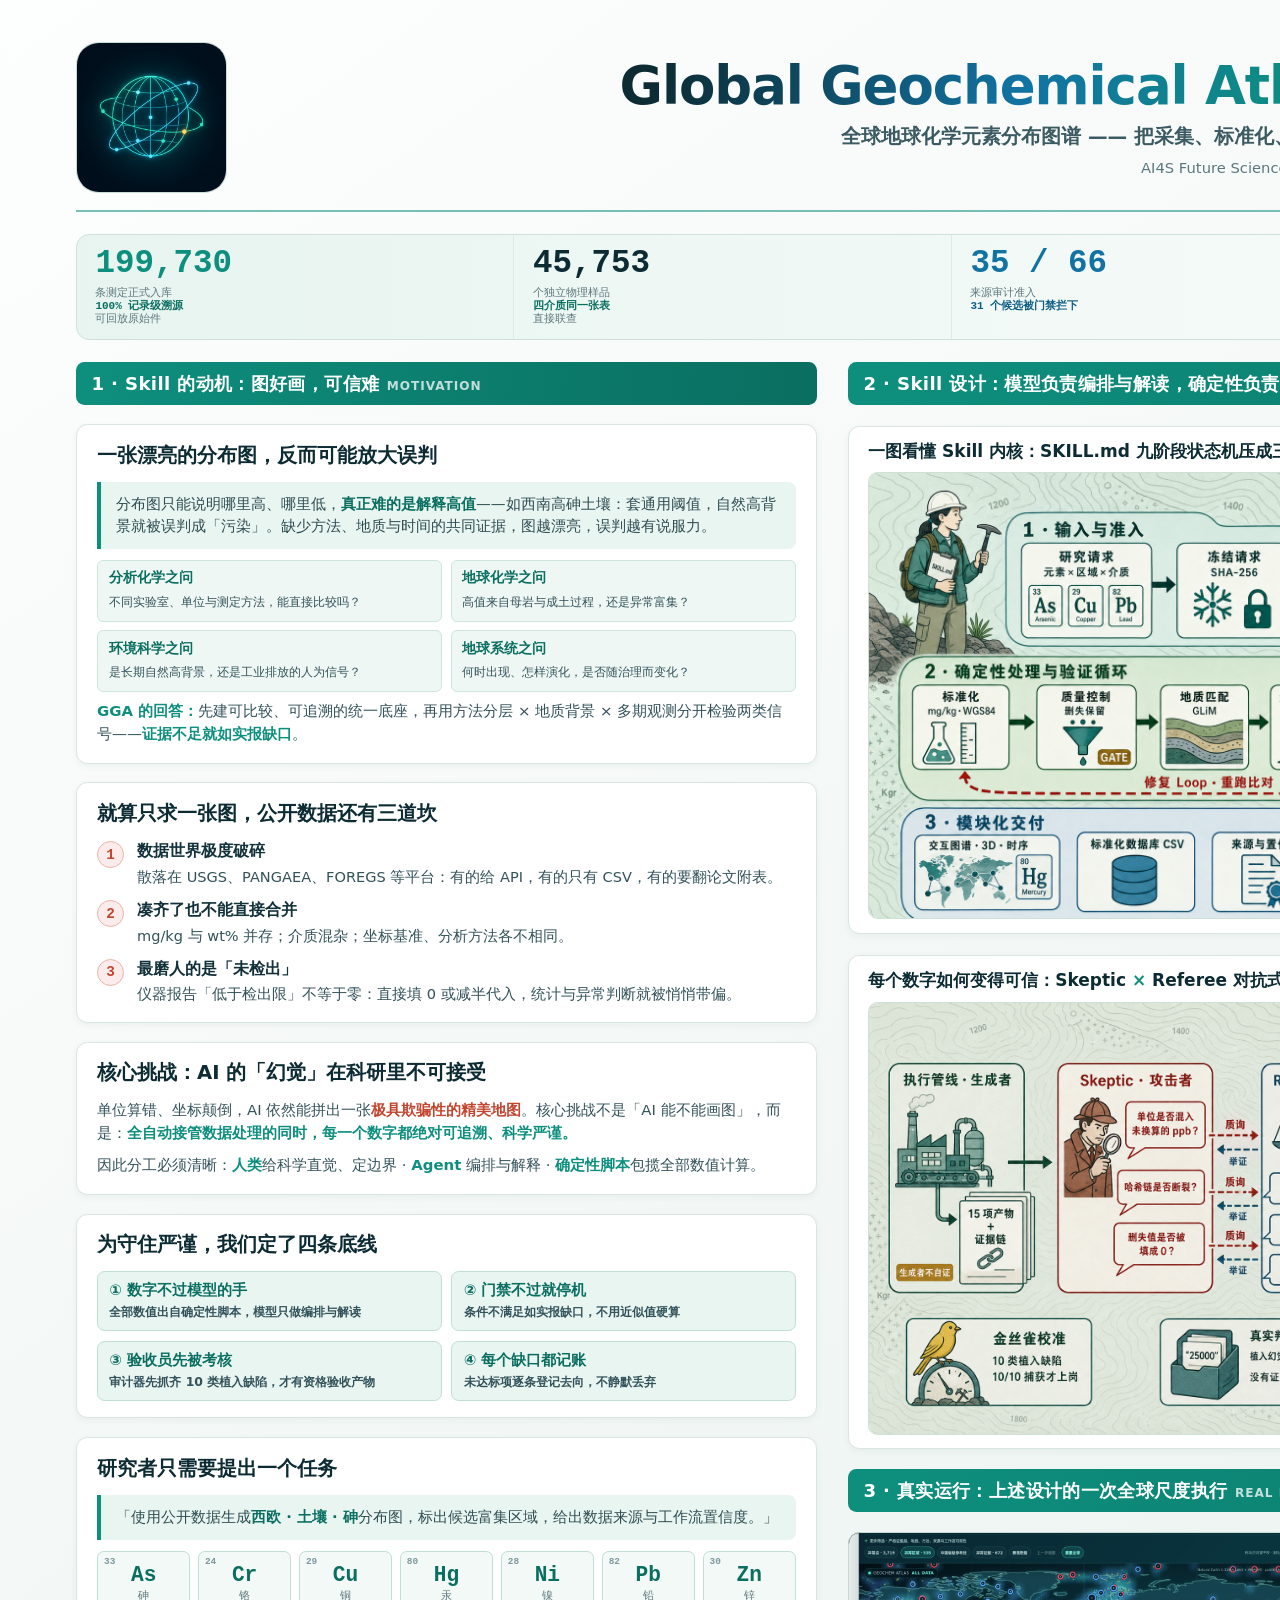
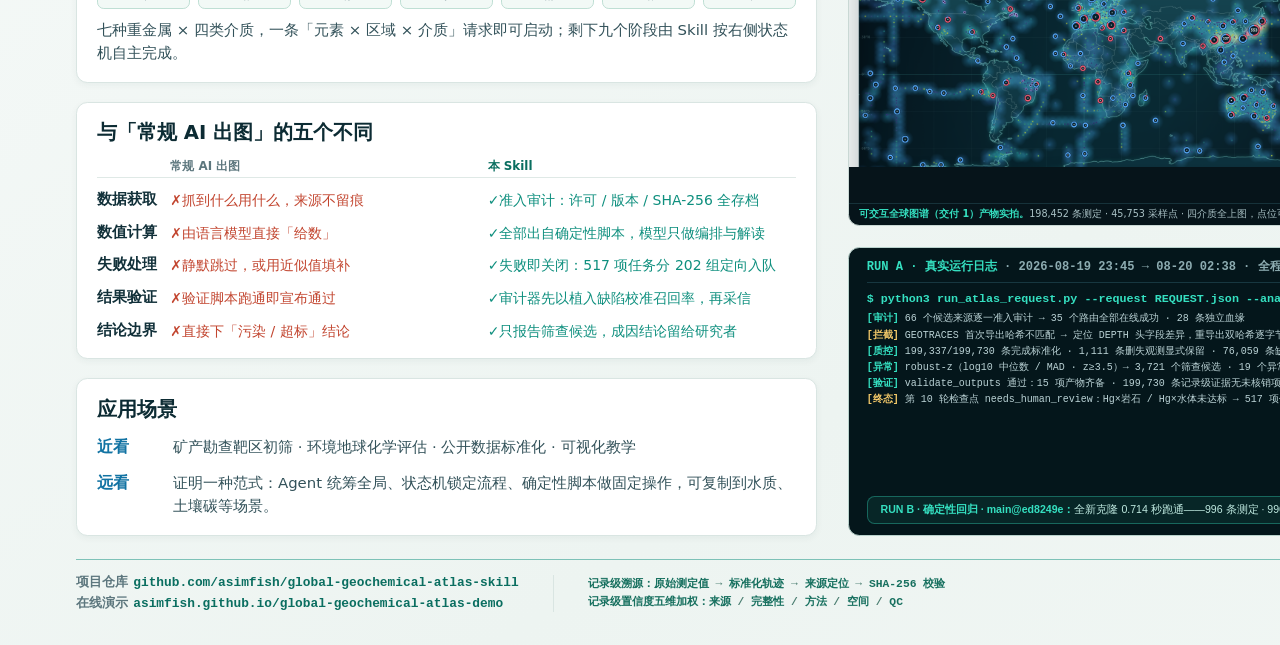
<file: finals/poster.html>
<!doctype html>
<html lang="zh-CN">
<head>
  <meta charset="utf-8">
  <meta name="viewport" content="width=device-width,initial-scale=1">
  <title>Global Geochemical Atlas · A1 Poster</title>
  <style>
    @page{size:841mm 594mm;margin:0}
    *{box-sizing:border-box}
    html,body{margin:0;width:100%;height:100%;background:#dde6e3;font-family:"Noto Sans CJK SC","Microsoft YaHei",system-ui,sans-serif;color:#16323a;-webkit-print-color-adjust:exact;print-color-adjust:exact}
    .poster{width:841mm;height:594mm;position:relative;overflow:hidden;padding:11mm 20mm 8mm;display:grid;grid-template-rows:auto auto 1fr auto;gap:6mm;background:
      radial-gradient(circle at 82% 2%,rgba(14,143,126,.09),transparent 27%),
      linear-gradient(145deg,#fdfefe,#edf4f1 58%,#f6faf8)}
    .poster>*{position:relative;z-index:1}
    /* light theme tokens: ink #0c2b33 / body #33525a / teal #0e8f7e / blue #1273a3 / amber #a67810 / red #c2452f */
    /* ---------- header ---------- */
    .top{display:grid;grid-template-columns:42mm 1fr 126mm;gap:10mm;align-items:center;border-bottom:0.7mm solid rgba(14,143,126,.55);padding-bottom:4.5mm}
    .logo{width:40mm;height:40mm;border-radius:6mm;overflow:hidden;border:0.4mm solid #c8dcd6}
    .logo img{width:100%;height:100%;object-fit:cover;display:block}
    .titlebox{text-align:center}
    h1{margin:0;font-size:14mm;line-height:1.08;letter-spacing:-.02em;font-weight:900;color:#0c2b33}
    .gradient{background:linear-gradient(100deg,#0c2b33 5%,#1273a3 55%,#0e8f7e 95%);-webkit-background-clip:text;background-clip:text;color:transparent}
    .subtitle{margin:2.6mm 0 0;font-size:5.2mm;color:#3c5a62;font-weight:700;line-height:1.35}
    .meta{margin:2.2mm 0 0;font-size:3.9mm;color:#5d777e}
    .meta b{color:#0e8f7e}
    .qrs{display:grid;grid-template-columns:repeat(4,1fr);gap:3mm}
    .qr{background:#fff;border:1px solid #d5e2de;border-radius:2.5mm;padding:2mm;text-align:center;color:#0b2c35}
    .qr img{width:100%;aspect-ratio:1;object-fit:contain;display:block}
    .qr b{display:block;font-size:2.7mm;margin-top:1.1mm;white-space:nowrap}
    /* ---------- stats band ---------- */
    .stats{display:grid;grid-template-columns:repeat(6,1fr) 106mm;border:1px solid #cfe0db;border-radius:3.5mm;overflow:hidden;background:linear-gradient(90deg,#e7f4ef,#ffffff 72%)}
    .stats>div{padding:3.4mm 5mm;border-right:1px solid #dfeae6}
    .stats b{display:block;font:900 8.6mm/1 ui-monospace,monospace;color:#0c2b33;white-space:nowrap}
    .stats b.teal{color:#0e8f7e}.stats b.gold{color:#a67810}.stats b.cyan{color:#1273a3}
    .stats span{display:block;margin-top:1.5mm;font-size:2.9mm;color:#5d777e;line-height:1.3}
    .stats .tag{display:grid;place-items:center;background:#dff0ea;border-right:0;text-align:center;padding:3mm 4mm}
    .stats .tag b{font-size:4.7mm;color:#0a6e60;white-space:normal;line-height:1.25}
    .stats .tag span{color:#2f5a52;font-weight:700}
    /* ---------- layout ---------- */
    .cols{display:grid;grid-template-columns:1fr 2fr 1fr;gap:8mm;align-items:stretch;min-height:0}
    .col{display:grid;gap:4.2mm;align-content:space-between;min-width:0}
    .bar{background:linear-gradient(95deg,#0e8f7e,#0a6e60);color:#fff;border-radius:2.2mm;padding:2.5mm 4.2mm;font-size:4.8mm;font-weight:900;letter-spacing:.02em}
    .bar small{font-weight:800;font-size:3.2mm;opacity:.75;margin-left:2mm;letter-spacing:.08em}
    .box{border:1px solid #d9e5e2;border-radius:3mm;background:#fff;padding:3.5mm 5.2mm;box-shadow:0 .6mm 2mm rgba(23,58,54,.05)}
    .box h3{margin:0 0 2.5mm;font-size:4.5mm;color:#0c2b33}
    .box h3 i{font-style:normal;color:#0e8f7e}
    .box p{margin:0;font-size:3.75mm;line-height:1.52;color:#33525a}
    .box .hl{color:#0e8f7e;font-weight:800}
    .box .bad{color:#c2452f;font-weight:800}
    /* generic inner card */
    .cell{padding:2.8mm 3.4mm;border-radius:2mm;background:#f4f8f7;border:1px solid #dfe9e6}
    /* pains */
    .pains{display:grid;gap:2.4mm}
    .pains>div{display:grid;grid-template-columns:7mm 1fr;gap:2.6mm;align-items:start}
    .pains i{width:6.4mm;height:6.4mm;border-radius:50%;display:grid;place-items:center;background:#fbeceb;border:1px solid #eab4a8;color:#c2452f;font:900 3.4mm ui-monospace,monospace;font-style:normal;margin-top:.3mm}
    .pains b{display:block;font-size:3.9mm;color:#12313a;margin-bottom:.6mm}
    .pains p{font-size:3.5mm!important;line-height:1.45!important}
    .quote{margin-bottom:3mm;padding:3.2mm 4mm;border-left:1.2mm solid #0e8f7e;background:#e9f5f1;border-radius:0 2mm 2mm 0;font-size:3.7mm;color:#2f4d52;line-height:1.5}
    .quote b{color:#0a6e60}
    /* roles / apps rows */
    .rows{display:grid;gap:2.6mm}
    .rows>div{display:grid;grid-template-columns:24mm 1fr;gap:3mm;align-items:center}
    .rows b{font-size:3.9mm;color:#0e8f7e}
    .rows span{font-size:3.65mm;color:#33525a;line-height:1.45}
    /* vs */
    .vs{display:grid;gap:2.6mm}
    .vs .vhead{display:grid;grid-template-columns:17mm 1fr 1fr;gap:2.4mm;font-size:3.15mm;font-weight:900;color:#5d777e;padding-bottom:.6mm;border-bottom:1px solid #dfe9e6}
    .vs .vhead em{font-style:normal}.vs .vhead em.y{color:#0a6e60}
    .vs>div:not(.vhead){display:grid;grid-template-columns:17mm 1fr 1fr;gap:2.4mm;align-items:start}
    .vs b{display:block;font-size:3.85mm;color:#12313a;line-height:1.25}
    .vs .no,.vs .yes{display:block;font-size:3.4mm;line-height:1.42}
    .vs .no{color:#c2452f}.vs .no::before{content:"\2717 ";font-weight:900}
    .vs .yes{color:#0e8f7e}.vs .yes::before{content:"\2713 ";font-weight:900}
    .qgrid{display:grid;grid-template-columns:1fr 1fr;gap:2mm}
    .qgrid>div{background:#eef7f3;border:1px solid #cfe6dd;border-radius:1.6mm;padding:2.6mm 2.8mm}
    .qgrid b{display:block;font-size:3.2mm;color:#0a6e60;margin-bottom:.8mm}
    .qgrid span{font-size:2.9mm;color:#33525a;line-height:1.42}
    .apps{display:grid;gap:2.4mm}
    .apps>div{display:grid;grid-template-columns:17.5mm 1fr;gap:2.6mm;align-items:start}
    .apps b{font-size:3.9mm;color:#1273a3}
    .apps span{font-size:3.5mm;color:#33525a;line-height:1.45}
    /* col1 densify */
    .col1 .box{padding:4.4mm 5.4mm}
    .col1 .box h3{font-size:5.2mm;margin-bottom:3.4mm}
    .col1 .box p{font-size:3.95mm;line-height:1.54}
    .col1 .quote{font-size:3.9mm;line-height:1.52;padding:3mm 4mm;margin-bottom:2.8mm}
    .col1 .pains{gap:3mm}
    .col1 .pains>div{grid-template-columns:8mm 1fr}
    .col1 .pains i{width:7.2mm;height:7.2mm;font-size:3.8mm}
    .col1 .pains b{font-size:4.35mm;margin-bottom:1mm}
    .col1 .pains p{font-size:3.85mm!important;line-height:1.5!important}
    .col1 .rows{gap:3.2mm}
    .col1 .rows b{font-size:4.35mm}
    .col1 .rows span{font-size:4.05mm;line-height:1.56}
    .col1 .vs{gap:3.1mm}
    .col1 .vs b{font-size:4mm}
    .col1 .vs .no,.col1 .vs .yes{font-size:3.7mm;line-height:1.5}
    .col1 .qgrid{gap:2.2mm;margin-top:2.4mm}
    .col1 .qgrid>div{padding:2.3mm 2.8mm}
    .col1 .qgrid b{font-size:3.7mm;margin-bottom:1mm}
    .col1 .qgrid span{font-size:3.25mm;line-height:1.46}
    .col1 .apps{gap:3.4mm}
    .col1 .apps b{font-size:4.35mm}
    .col1 .apps span{font-size:3.95mm;line-height:1.56}
    /* ---------- center ---------- */
    .designwrap{display:grid;grid-template-columns:1fr 177.5mm;gap:4mm;align-items:stretch}
    .auditwrap{display:grid;grid-template-columns:1fr 206mm;gap:4mm;align-items:stretch}
    .pass{display:grid;gap:1.2mm;align-content:space-between;border:0.45mm dashed #9cc4b6;border-radius:2.5mm;padding:3.4mm 4mm;background:#f7fbf9}
    .pass .ph{display:flex;justify-content:space-between;align-items:baseline;border-bottom:1px solid #cfe6dd;padding-bottom:1.4mm}
    .pass .ph b{font-size:4.2mm;color:#0a6e60}
    .pass .ph span{font:700 3.15mm ui-monospace,monospace;color:#5d777e}
    .pass .pr{display:grid;grid-template-columns:19mm 1fr;gap:2.6mm;align-items:center;padding:1.4mm 0;border-bottom:1px dashed #dfeae5}
    .pass .pr:last-child{border-bottom:0;padding-bottom:0}
    .pass .pr b{font-size:3.5mm;color:#12313a}
    .pass .pr span{font-size:3.45mm;color:#33525a;line-height:1.5}
    .pass .pr code{font:800 3.35mm ui-monospace,monospace;color:#0f7c6b}
    .pass .pr .dim{color:#5d777e}
    .pass .pr .sub{display:block;font-size:2.9mm;color:#7b9089;line-height:1.36;margin-top:.4mm;font-weight:400}
    .dfig{margin:0;border-radius:2.5mm;overflow:hidden;border:1px solid #cfe0d6;background:#eef4ef;align-self:start}
    .dfig img{width:100%;height:auto;display:block}
        .dmap{margin-top:2mm!important;padding:1.8mm 3.2mm;border-radius:2mm;background:#eef7f3;border:1px solid #cfe6dd;font-size:2.95mm!important;line-height:1.48!important;color:#46646b!important}
    .dmap b{color:#0a6e60;font-family:ui-monospace,monospace;font-weight:800}
    .dmap em{font-style:normal;font:800 2.6mm ui-monospace,monospace;color:#a67810;letter-spacing:.05em}
    .dmap i{font-style:normal;font:800 3mm ui-monospace,monospace;color:#1273a3}
    .principles{display:grid;grid-template-columns:1fr 1fr;gap:2.6mm}
    .principles>div{padding:2.4mm 3mm;border-radius:2mm;background:#e9f5f1;border:1px solid #bfdfd4}
    .principles b{display:block;font-size:3.9mm;color:#0a6e60;margin-bottom:.8mm}
    .principles span{display:block;font-size:3.3mm;font-weight:700;color:#33525a;line-height:1.42}
    .elems{display:grid;grid-template-columns:repeat(7,1fr);gap:2mm;margin-top:3mm}
    .elems>div{border:1px solid #bfdfd4;border-radius:1.8mm;background:#f2f9f6;text-align:center;padding:1.7mm 0 1.5mm;position:relative}
    .elems i{position:absolute;top:1mm;left:1.6mm;font:700 2.5mm ui-monospace,monospace;color:#7d989e;font-style:normal}
    .elems b{display:block;font:900 5.6mm ui-monospace,monospace;color:#0a6e60;line-height:1.05;margin-top:1.4mm}
    .elems span{display:block;font-size:2.8mm;color:#5d777e;margin-top:.7mm}
    /* figure (dark media cards kept for contrast) */
    .figs{display:grid;grid-template-columns:155.8mm 110.4mm 1fr;gap:4mm}
    .fig{border:1px solid #c9d8d4;border-radius:3mm;overflow:hidden;background:#06141a;display:grid;grid-template-rows:1fr auto}
    .fig img{width:100%;height:auto;display:block}
    .fig figcaption{padding:1.1mm 2.8mm;font-size:2.55mm;color:#a8c0c4;line-height:1.34;border-top:1px solid rgba(122,231,255,.14)}
    .fig figcaption b{color:#35e0c1}
    figure{margin:0}
    /* runlog terminal (kept dark) */
    .runlog{border-radius:3mm;background:#04161b;border:1px solid #b9d2cc;padding:2.8mm 4.8mm;display:grid;grid-template-columns:1fr 86mm;gap:4mm;font-family:ui-monospace,"SFMono-Regular",monospace}
    .runlog-left{display:grid;gap:2mm;align-content:start}
    .runlog-head{font:800 3.2mm ui-monospace,monospace;color:#8dacb1;border-bottom:1px solid rgba(122,231,255,.16);padding-bottom:1.8mm}
    .runlog-head b{color:#35e0c1}
    .runlog-cmd{font:700 3.1mm ui-monospace,monospace;color:#35e0c1}
    .runlog-lines{display:grid;gap:.9mm}
    .runlog-lines span{font-size:2.65mm;color:#bad2d5;line-height:1.28}
    .runlog-lines b{color:#7ae7ff;margin-right:1.6mm;font-weight:800}
    .runlog-lines .ok b{color:#35e0c1}.runlog-lines .warn b{color:#f3c969}
    .chart{display:grid;gap:1.6mm;align-content:center;padding-left:5mm;border-left:1px solid rgba(122,231,255,.14)}
    .chart-title{font:800 3mm ui-monospace,monospace;color:#8dacb1}
    .hbars{display:grid;gap:2mm;margin-top:2mm}
    .hbars>div{display:grid;grid-template-columns:23mm 1fr 10mm;gap:2mm;align-items:center;font:700 2.75mm ui-monospace,monospace;color:#a9c3c6}
    .hbars u{display:block;height:3mm;border-radius:.8mm;background:rgba(255,255,255,.07);overflow:hidden;text-decoration:none}
    .hbars u i{display:block;height:100%;border-radius:.8mm;background:linear-gradient(90deg,#0e8f7e,#35e0c1);font-style:normal}
    .hbars em{font-style:normal;color:#bfe6e0;font-weight:800;text-align:right}
    .qnote{margin-top:1.4mm;font-size:2.65mm;color:#7fa3a8;line-height:1.4}
    .qstamps{display:grid;gap:1.4mm;margin-top:2.2mm;border-top:1px solid rgba(122,231,255,.14);padding-top:2.2mm}
    .qstamps span{font-size:2.85mm;color:#9fdcd2;line-height:1.4}
    .qstamps b{color:#35e0c1;margin-right:1mm}
    .runb{grid-column:1/-1;padding:1.7mm 3.4mm;border-radius:2mm;background:rgba(53,224,193,.08);border:1px solid rgba(53,224,193,.35);font-size:2.8mm;color:#bfe9e0;line-height:1.32;font-family:"Noto Sans CJK SC","Microsoft YaHei",sans-serif}
    .runb b{color:#35e0c1}
    /* ---------- col4 ---------- */
    .req{display:grid;gap:2.9mm}
    .req>div{display:grid;grid-template-columns:20mm 1fr;gap:2.6mm;align-items:center}
    .req>div>b{font-size:3.7mm;color:#0e8f7e;display:block;line-height:1.15}
    .req small{display:block;font:800 2.4mm ui-monospace,monospace;color:#5d777e;letter-spacing:.05em;margin-top:.6mm}
    .req .tags{display:flex;flex-wrap:wrap;gap:1.4mm}
    .req .tags span{padding:1.7mm 2.4mm;border-radius:1.6mm;background:#f4f8f7;border:1px solid #dfe9e6;font-size:3.05mm;color:#33525a;font-weight:700}
    .req .tags span.hl{border-color:#8fcabb;color:#0a6e60}
    .bridge{margin:2.8mm 0;padding:2.3mm 3mm;border-radius:2mm;background:#dff0ea;border:1px solid #a9d4c6;text-align:center;font-size:3.6mm;font-weight:900;color:#0a5e52}
    .dchips{display:flex;flex-wrap:wrap;gap:1.6mm}
    .dchips span{padding:1.9mm 2.5mm;border-radius:1.8mm;background:#f4f8f7;border:1px solid #dfe9e6;font-size:3.05mm;font-weight:800;color:#12313a}
    .dchips b{color:#0e8f7e;font-family:ui-monospace,monospace;margin-right:1mm}
    .matrix{display:grid;grid-template-columns:27mm repeat(7,1fr);gap:1.3mm;align-items:center}
    .matrix .mh{font:800 3.2mm ui-monospace,monospace;color:#1273a3;text-align:center}
    .matrix .ml{font-size:3.1mm;color:#33525a;line-height:1.25}.matrix .ml b{color:#0c2b33}.matrix .ml i{font-style:normal;color:#5d777e;font-size:2.55mm;display:block}
    .matrix .on{height:7.8mm;border-radius:1.2mm;background:linear-gradient(135deg,rgba(14,143,126,.6),rgba(14,143,126,.22));border:1px solid rgba(14,143,126,.55)}
    .matrix .off{height:7.8mm;border-radius:1.2mm;background:#fdf1ef;border:0.35mm dashed #e3a89b}
        .matrix-note{margin-top:2.6mm;font-size:3.1mm!important;line-height:1.48!important;color:#46646b!important}.matrix-note b{color:#0a6e60}.matrix-note strong{color:#c2452f;font-weight:800}
    .pnote{font-size:3.35mm;color:#46646b;line-height:1.46;margin-bottom:2.6mm}
    .pnote b{color:#a67810}
    .plist{display:grid;gap:2.7mm}
    .plist>div{display:grid;grid-template-columns:8.6mm 1fr auto;gap:2.4mm;align-items:center}
    .plist i{font:900 3.5mm ui-monospace,monospace;color:#a67810;font-style:normal}
    .plist b{display:block;font-size:3.55mm;color:#12313a;line-height:1.3}
    .plist span{display:block;font:700 3mm ui-monospace,monospace;color:#0f7c6b;margin-top:.6mm}
    .plist em{font-style:normal;font-size:2.7mm;color:#5d777e;white-space:nowrap}
    .pos{display:grid;gap:2.4mm}
    .pos b{display:block;font-size:3.5mm;color:#1273a3;margin-bottom:.7mm}
    .pos span{display:block;font-size:3.3mm;color:#33525a;line-height:1.42}
    .pos-fine{margin-top:2.2mm;font-size:2.8mm!important;color:#5d777e!important;line-height:1.42!important}
    .pfigs{display:grid;grid-template-columns:repeat(3,1fr);gap:2mm;margin-top:2.8mm}
    .pfigs figure{border:1px solid #e3d8b5;border-radius:1.8mm;overflow:hidden;background:#fff;display:grid;grid-template-rows:1fr auto}
    .pfigs img{width:100%;height:30mm;object-fit:contain;display:block;background:#fff;padding:.6mm}
    .pfigs figcaption{padding:1.5mm 2mm;font-size:2.65mm;color:#6b5a25;line-height:1.34;background:#f6f1dd}
    .pfigs figcaption b{color:#8f6708}
    .plus{margin-top:2.8mm;display:grid;gap:2.2mm}
    .plus>div{display:grid;grid-template-columns:27mm 1fr;gap:2.4mm;align-items:start;padding:2.1mm 2.7mm;border-radius:1.8mm;background:#f0f7fa;border:1px solid #c9dfe9}
    .plus b{font-size:3.2mm;color:#1273a3;line-height:1.3}
    .plus span{font-size:3mm;color:#33525a;line-height:1.42}
    /* footer */
    .footer{border-top:0.5mm solid rgba(14,143,126,.5);padding-top:3.2mm;display:grid;grid-template-columns:auto auto 1fr;gap:9mm;align-items:center}
    .footer .links{font:800 3.4mm ui-monospace,monospace;color:#0a6e60;line-height:1.6}
    .footer .links span{color:#5d777e;font-weight:700;font-family:"Noto Sans CJK SC","Microsoft YaHei",sans-serif;margin-right:1.5mm}
    .footer .trace{font:800 3mm ui-monospace,monospace;color:#17705f;line-height:1.65;padding-left:9mm;border-left:1px solid #d9e5e2}
    .footer .trace i{color:#4a7d70;font-style:normal}
    .footer .fine{font-size:2.75mm;color:#6f868c;line-height:1.48;text-align:right}
    @media screen{body{display:grid;place-items:center;min-width:1200px;min-height:840px}.poster{transform-origin:center center;box-shadow:0 10px 60px rgba(31,66,60,.28)}}
  </style>
</head>
<body>
  <article class="poster">
    <header class="top">
      <div class="logo"><img src="assets/gga-logo.png" alt="Global Geochemical Atlas logo"></div>
      <div class="titlebox">
        <h1><span class="gradient">Global Geochemical Atlas</span>：面向 AI Agent 的可复用科研 Skill</h1>
        <p class="subtitle">全球地球化学元素分布图谱 —— 把采集、标准化、质控、异常筛查与制图封装为可执行的 Science Skill　<span style="color:#0e8f7e">结果有来源，缺口有去向</span></p>
        <p class="meta">AI4S Future ScienceSkills Hackathon · 气候与地球科学赛道 · <b>决赛08_词元代理人队</b></p>
      </div>
      <div class="qrs">
        <div class="qr"><img src="assets/demo-qr.png" alt="在线演示二维码"><b>在线演示</b></div>
        <div class="qr"><img src="assets/slides-qr.png" alt="评审幻灯片二维码"><b>幻灯片</b></div>
        <div class="qr"><img src="assets/xhs-qr.png" alt="小红书二维码"><b>小红书</b></div>
        <div class="qr"><img src="assets/zhihu-qr.png" alt="知乎专栏二维码"><b>知乎</b></div>
      </div>
    </header>

    <section class="stats">
      <div><b class="teal">199,730</b><span>条测定正式入库<br><b style="font-size:2.9mm;color:#0a6e60">100% 记录级溯源</b>可回放原始件</span></div>
      <div><b>45,753</b><span>个独立物理样品<br><b style="font-size:2.9mm;color:#0a6e60">四介质同一张表</b>直接联查</span></div>
      <div><b class="cyan">35 / 66</b><span>来源审计准入<br><b style="font-size:2.9mm;color:#0f5e86">31 个候选被门禁拦下</b></span></div>
      <div><b class="gold">3,721</b><span>异常筛查候选<br><b style="font-size:2.9mm;color:#8f6708">只筛查不定罪</b>，判据随行</span></div>
      <div><b class="teal">10 / 10</b><span>植入缺陷全部捕获<br><b style="font-size:2.9mm;color:#0a6e60">审计器先校准</b>再上岗（RUN C）</span></div>
      <div><b>393</b><span>条未过标准化门禁<br><b style="font-size:2.9mm;color:#8f6708">如实保留</b>，不静默丢弃</span></div>
      <div class="tag"><b>REAL RUN · 08-19 23:45 → 08-20 02:38</b><span>全程自主 · 10 轮循环 · 总时长 2 小时 53 分</span></div>
    </section>

    <section class="cols">
      <!-- ============ COL 1 : WHY ============ -->
      <div class="col col1">
        <div class="bar">1 · Skill 的动机：图好画，可信难<small>MOTIVATION</small></div>
        <div class="box">
          <h3>一张漂亮的分布图，反而可能放大误判</h3>
          <div class="quote">分布图只能说明哪里高、哪里低，<b>真正难的是解释高值</b>——如西南高砷土壤：套通用阈值，自然高背景就被误判成「污染」。缺少方法、地质与时间的共同证据，图越漂亮，误判越有说服力。</div>
          <div class="qgrid">
            <div><b>分析化学之问</b><span>不同实验室、单位与测定方法，能直接比较吗？</span></div>
            <div><b>地球化学之问</b><span>高值来自母岩与成土过程，还是异常富集？</span></div>
            <div><b>环境科学之问</b><span>是长期自然高背景，还是工业排放的人为信号？</span></div>
            <div><b>地球系统之问</b><span>何时出现、怎样演化，是否随治理而变化？</span></div>
          </div>
          <p style="margin-top:2.1mm"><span class="hl">GGA 的回答：</span>先建可比较、可追溯的统一底座，再用方法分层 × 地质背景 × 多期观测分开检验两类信号——<span class="hl">证据不足就如实报缺口</span>。</p>
        </div>
        <div class="box">
          <h3>就算只求一张图，公开数据还有三道坎</h3>
          <div class="pains">
            <div><i>1</i><div><b>数据世界极度破碎</b><p>散落在 USGS、PANGAEA、FOREGS 等平台：有的给 API，有的只有 CSV，有的要翻论文附表。</p></div></div>
            <div><i>2</i><div><b>凑齐了也不能直接合并</b><p>mg/kg 与 wt% 并存；介质混杂；坐标基准、分析方法各不相同。</p></div></div>
            <div><i>3</i><div><b>最磨人的是「未检出」</b><p>仪器报告「低于检出限」不等于零：直接填 0 或减半代入，统计与异常判断就被悄悄带偏。</p></div></div>
          </div>
        </div>
        <div class="box">
          <h3>核心挑战：AI 的「幻觉」在科研里不可接受</h3>
          <p>单位算错、坐标颠倒，AI 依然能拼出一张<span class="bad">极具欺骗性的精美地图</span>。核心挑战不是「AI 能不能画图」，而是：<span class="hl">全自动接管数据处理的同时，每一个数字都绝对可追溯、科学严谨。</span></p>
          <p style="margin-top:2.4mm">因此分工必须清晰：<span class="hl">人类</span>给科学直觉、定边界 · <span class="hl">Agent</span> 编排与解释 · <span class="hl">确定性脚本</span>包揽全部数值计算。</p>
        </div>
        <div class="box">
          <h3>为守住严谨，我们定了四条底线</h3>
          <div class="principles">
            <div><b>① 数字不过模型的手</b><span>全部数值出自确定性脚本，模型只做编排与解读</span></div>
            <div><b>② 门禁不过就停机</b><span>条件不满足如实报缺口，不用近似值硬算</span></div>
            <div><b>③ 验收员先被考核</b><span>审计器先抓齐 10 类植入缺陷，才有资格验收产物</span></div>
            <div><b>④ 每个缺口都记账</b><span>未达标项逐条登记去向，不静默丢弃</span></div>
          </div>
        </div>
        <div class="box">
          <h3>研究者只需要提出一个任务</h3>
          <div class="quote" style="margin-bottom:0">「使用公开数据生成<b>西欧 · 土壤 · 砷</b>分布图，标出候选富集区域，给出数据来源与工作流置信度。」</div>
          <div class="elems">
            <div><i>33</i><b>As</b><span>砷</span></div>
            <div><i>24</i><b>Cr</b><span>铬</span></div>
            <div><i>29</i><b>Cu</b><span>铜</span></div>
            <div><i>80</i><b>Hg</b><span>汞</span></div>
            <div><i>28</i><b>Ni</b><span>镍</span></div>
            <div><i>82</i><b>Pb</b><span>铅</span></div>
            <div><i>30</i><b>Zn</b><span>锌</span></div>
          </div>
          <p style="margin-top:2.6mm">七种重金属 × 四类介质，一条「元素 × 区域 × 介质」请求即可启动；剩下九个阶段由 Skill 按右侧状态机自主完成。</p>
        </div>
        <div class="box">
          <h3>与「常规 AI 出图」的五个不同</h3>
          <div class="vs">
            <div class="vhead"><em></em><em>常规 AI 出图</em><em class="y">本 Skill</em></div>
            <div><b>数据获取</b><span class="no">抓到什么用什么，来源不留痕</span><span class="yes">准入审计：许可 / 版本 / SHA-256 全存档</span></div>
            <div><b>数值计算</b><span class="no">由语言模型直接「给数」</span><span class="yes">全部出自确定性脚本，模型只做编排与解读</span></div>
            <div><b>失败处理</b><span class="no">静默跳过，或用近似值填补</span><span class="yes">失败即关闭：517 项任务分 202 组定向入队</span></div>
            <div><b>结果验证</b><span class="no">验证脚本跑通即宣布通过</span><span class="yes">审计器先以植入缺陷校准召回率，再采信</span></div>
            <div><b>结论边界</b><span class="no">直接下「污染 / 超标」结论</span><span class="yes">只报告筛查候选，成因结论留给研究者</span></div>
          </div>
        </div>
        <div class="box">
          <h3>应用场景</h3>
          <div class="apps">
            <div><b>近看</b><span>矿产勘查靶区初筛 · 环境地球化学评估 · 公开数据标准化 · 可视化教学</span></div>
            <div><b>远看</b><span>证明一种范式：Agent 统筹全局、状态机锁定流程、确定性脚本做固定操作，可复制到水质、土壤碳等场景。</span></div>
          </div>
        </div>
      </div>

      <!-- ============ COL 2 (wide) : DESIGN + RUN ============ -->
      <div class="col">
        <div class="bar">2 · Skill 设计：模型负责编排与解读，确定性负责计算与验证<small>SKILL DESIGN</small></div>
        <div class="box">
          <h3>一图看懂 Skill 内核：SKILL.md 九阶段状态机压成三段流水线（左）<i>×</i> 修复 Loop：根因入队 · 三路定向派发 · 哈希锁定复跑与收敛判据（右）</h3>
          <div class="designwrap">
            <figure class="dfig"><img src="assets/skill-flow-green.png" alt="Skill 设计总览：输入与准入 → 确定性处理与验证循环 → 模块化交付"></figure>
            <figure class="dfig"><img src="assets/loop-tech2.png" alt="修复 Loop 技术设计：validate_outputs 契约核验 → d1_repair_queue.json 根因入队 → 三路定向路由 → 哈希锁定复跑 diff → 收敛判据"></figure>
          </div>
        </div>
        <div class="box">
          <h3>每个数字如何变得可信：Skeptic <i>×</i> Referee 对抗式审计 · 可反查的「记录护照」</h3>
          <div class="auditwrap">
            <figure class="dfig"><img src="assets/adversarial-green.png" alt="对抗式审计交互：生成者不自证 → Skeptic 质询 ⇄ Referee 举证裁决 → 通过盖章或回炉入队；金丝雀校准与 RUN C 真实判例"></figure>
            <div class="pass">
              <div class="ph"><b>真实记录护照 · 图谱实拍一条</b><span>record_id: gsj-japan-1-occ1-Hg</span></div>
              <div class="pr"><b>测定</b><span>Hg（汞）· 河流沉积物 · GSJ 日本地球化学图 · 那霸图幅<span class="sub">长表 129 字段中的一行，元素 × 介质 × 来源三键即可全库定位</span></span></div>
              <div class="pr"><b>原始值</b><span><code>80.0 ppb</code> 原样封存 → 标准化 <code>0.08 mg/kg</code> 换算另记，原始值永不覆盖<span class="sub">检出限与 qualifier 一并留存，随时可回到原口径复算</span></span></div>
              <div class="pr"><b>坐标</b><span><code>26.1292°N 127.7603°E</code> · 统一 WGS84，转换全程留痕<span class="sub">datum 与投影转换步骤写入 lineage，空间可用性据此打分</span></span></div>
              <div class="pr"><b>许可证</b><span>日本政府标准条款 2.0 · 兼容 CC BY 4.0 · 记录级登记可按行再分发<span class="sub">多来源汇合时，可按行筛出符合指定许可组合的子集</span></span></div>
              <div class="pr"><b>指纹</b><span>采样文件 SHA-256 <code>9fdb58d8…b521c</code> · <code>concentration-row=2</code> 可反查原始行<span class="sub">任何下游数字都能回放到这一原始行，逐字节核对</span></span></div>
              <div class="pr"><b>置信度</b><span>来源 <code>.95</code> 完整性 <code>.94</code> 方法 <code>.75</code> 空间 <code>.80</code> QC <code>.84</code> → 加权综合 <code>0.87 high</code><span class="sub">五维评分随记录进入分析，可直接用于筛选与敏感性检验</span></span></div>
              <div class="pr"><b>如实留痕</b><span class="dim">缺消解 / 提取方式、缺坐标不确定度 → qc_flags 逐项显式登记，不隐藏、不硬补</span></div>
              <div class="pr"><b>盖章轨迹</b><span>登记指纹 → 原值封存 → 删失如实 → 空间定位 → 逐维评分 → 对抗审计 · 双轨终检独立各跑一遍</span></div>
            </div>
          </div>
        </div>
        <div class="bar">3 · 真实运行：上述设计的一次全球尺度执行<small>REAL RUN</small></div>
        <div class="figs">
          <figure class="fig">
            <img src="assets/global-run-map-20260820.png" alt="2026-08-20 全球真实运行生成的交互图谱">
            <figcaption><b>可交互全球图谱（交付 1）产物实拍。</b>198,452 条测定 · 45,753 采样点 · 四介质全上图，点位可溯源至 SHA-256。</figcaption>
          </figure>
          <figure class="fig">
            <img src="assets/globe-3d-1920x1080.png" alt="三维地球视图：全球采样覆盖与异常分布">
            <figcaption><b>3D 地球视图（附加交付）。</b>采样覆盖与富集 / 亏损候选总览（快照实拍：44,510 条上图测定）。</figcaption>
          </figure>
          <figure class="fig">
            <img src="assets/temporal-map.png" alt="时间演变可交互地图">
            <figcaption><b>时间演变图谱（附加交付）。</b>同格网早 / 晚期对比与采样史回放，区分母质背景与工业输入（快照实拍）。</figcaption>
          </figure>
        </div>
        <div class="runlog">
          <div class="runlog-left">
            <div class="runlog-head"><b>RUN A · 真实运行日志</b> · 2026-08-19 23:45 → 08-20 02:38 · 全程自主 2 小时 53 分 · 10 轮循环</div>
            <div class="runlog-cmd">$ python3 run_atlas_request.py --request REQUEST.json --analysis-profile production --acquisition-mode online（REQUEST SHA-256 全程冻结）</div>
            <div class="runlog-lines">
              <span class="ok"><b>[审计]</b>66 个候选来源逐一准入审计 → 35 个路由全部在线成功 · 28 条独立血缘</span>
              <span class="warn"><b>[拦截]</b>GEOTRACES 首次导出哈希不匹配 → 定位 DEPTH 头字段差异，重导出双哈希逐字节一致后才准入（18,563 条海水）</span>
              <span class="ok"><b>[质控]</b>199,337/199,730 条完成标准化 · 1,111 条删失观测显式保留 · 76,059 条缺方法逐条登记原因</span>
              <span class="ok"><b>[异常]</b>robust-z（log10 中位数 / MAD · z≥3.5）→ 3,721 个筛查候选 · 19 个异常区域</span>
              <span class="ok"><b>[验证]</b>validate_outputs 通过：15 项产物齐备 · 199,730 条记录级证据无未核销项</span>
              <span class="warn"><b>[终态]</b>第 10 轮检查点 needs_human_review：Hg×岩石 / Hg×水体未达标 → 517 项任务分 202 组入队</span>
            </div>
          </div>
          <div class="chart">
            <div class="chart-title">质量 · 置信度 · 一致性（真实运行值）</div>
            <div class="hbars">
              <div><span>来源证据</span><u><i style="width:97.5%"></i></u><em>0.975</em></div>
              <div><span>分析可用性</span><u><i style="width:77%"></i></u><em>0.770</em></div>
              <div><span>空间可用性</span><u><i style="width:54.1%"></i></u><em>0.541</em></div>
              <div><span>综合可用性</span><u><i style="width:71.5%"></i></u><em>0.715</em></div>
            </div>
            <p class="qnote">均值指工作流可用性与复核优先级，低分维度如实呈现。</p>
            <div class="qstamps">
              <span><b>✓</b>REQUEST SHA-256 全程冻结未修改</span>
              <span><b>✓</b>双导出哈希一致才准入 · 不一致定位复核</span>
              <span><b>✓</b>原始值与限定符永不覆盖 · 修复生成新运行</span>
            </div>
          </div>
          <div class="runb"><b>RUN B · 确定性回归 · main@ed8249e：</b>全新克隆 0.714 秒跑通——996 条测定 · 996/996 地质匹配 · 15 项产物 0 错误 0 警告 · 跨环境逐字节一致（与 RUN A 数字口径独立，不混用）。</div>
        </div>
      </div>

      <!-- ============ COL 3 : OUTPUT ============ -->
      <div class="col">
        <div class="bar">4 · 交付与发现<small>OUTPUT</small></div>
        <div class="box">
          <h3>赛题要求，逐条落地</h3>
          <div class="req">
            <div><b>自动采集<small>ACQUIRE</small></b><div class="tags"><span class="hl">岩石</span><span class="hl">土壤</span><span class="hl">沉积物</span><span class="hl">水体</span><span>元素含量</span><span>采样坐标</span><span>地质背景</span><span>分析方法</span></div></div>
            <div><b>科学处理<small>STANDARDIZE</small></b><div class="tags"><span class="hl">单位统一</span><span class="hl">空间匹配</span><span class="hl">质量控制</span><span class="hl">来源追溯</span><span>原始值永不覆盖</span></div></div>
            <div><b>研究输出<small>VISUALIZE</small></b><div class="tags"><span class="hl">全球与区域分布图</span><span class="hl">热力图</span><span class="hl">元素组合对比</span><span class="hl">异常富集 / 亏损识别</span><span>按元素 / 区域 / 地质单元 / 样品类型</span></div></div>
          </div>
          <div class="bridge">同一次 Skill 运行 · 同时产出五项交付 ↓</div>
          <div class="dchips"><span><b>①</b>可交互元素分布地图</span><span><b>②</b>标准化地球化学数据库</span><span><b>③</b>数据来源与置信度说明</span><span><b>④</b>异常区域识别结果</span><span><b>⑤</b>可复用 Skill 文档</span><span><b>＋</b>3D 地球 · 时间演变图（附加）</span></div>
          <div class="plus">
            <div><b>Auto-Research 管线</b><span>赛题之外再进一步：在图谱之上自动提出选题 → 统计试点 → 成稿论文的全自动科研流程（成果见下方 DATA → PAPERS）。</span></div>
            <div><b>时间演变分析</b><span>为异常识别加上时序维度：同一格网早 / 晚期含量对比、采样史回放——区分富集来自母质背景，还是工业排放等新近输入（图见左侧）。</span></div>
          </div>
        </div>
        <div class="box">
          <h3>覆盖矩阵：四介质全线打通</h3>
          <div class="matrix">
            <span></span><span class="mh">As</span><span class="mh">Cr</span><span class="mh">Cu</span><span class="mh">Hg</span><span class="mh">Ni</span><span class="mh">Pb</span><span class="mh">Zn</span>
            <span class="ml"><b>土壤</b><i>75,537 条 · 15,293 样品</i></span><span class="on"></span><span class="on"></span><span class="on"></span><span class="on"></span><span class="on"></span><span class="on"></span><span class="on"></span>
            <span class="ml"><b>沉积物</b><i>85,699 条 · 12,959 样品</i></span><span class="on"></span><span class="on"></span><span class="on"></span><span class="on"></span><span class="on"></span><span class="on"></span><span class="on"></span>
            <span class="ml"><b>水体</b><i>26,203 条 · 12,318 样品</i></span><span class="on"></span><span class="on"></span><span class="on"></span><span class="on"></span><span class="on"></span><span class="on"></span><span class="on"></span>
            <span class="ml"><b>岩石</b><i>12,291 条 · 4,763 样品</i></span><span class="on"></span><span class="on"></span><span class="on"></span><span class="on"></span><span class="on"></span><span class="on"></span><span class="on"></span>
          </div>
          <p class="matrix-note"><b>28 / 28</b> 元素×介质单元全线有观测（上一轮 21/28，岩石介质从 0 → 12,291 条）· 元素层 <b>7/7</b>、介质层 <b>4/4</b> 覆盖门禁全部通过 · <strong>Hg×岩石</strong>由冷原子吸收专测来源定向补采接入——全岩常规分析不测汞，普通岩石库无此列。</p>
        </div>
        <div class="box">
          <h3>DATA → PAPERS：图谱之上的自动科研</h3>
          <p class="pnote">拿到全球图谱只是起点：Auto-Research 管线从同一冻结快照自动提出选题、跑统计试点、写成论文——<b>5</b> 篇全部成稿 · 合计 <b>46</b> 页 · <b>24</b> 图 <b>9</b> 表 · 每篇回答一个领域内明文悬置的问题 · 全过 a–g 七项质量审计——证明这份数据真的能支撑科学发现。</p>
          <div class="plist">
            <div><i>P1</i><div><b>欧洲土壤 Hg/Pb 遗留富集：按方法分层检验</b><span>Hg 表/底土 1.36 · Pb 1.24 · 地质对照 Ni/Cr ≈1</span></div><em>10 页·4图</em></div>
            <div><i>P2</i><div><b>表层富集并非全球常态：澳大利亚检验</b><span>澳 Pb 0.982（1,064 站）vs 欧 1.24</span></div><em>9 页·5图</em></div>
            <div><i>P3</i><div><b>同一份土样，两种方法可差三倍</b><span>Cr 2.94× · Cu 反向 0.86 · 误差 18.2→11.0%</span></div><em>9 页·5图</em></div>
            <div><i>P4</i><div><b>全球砷图的地面验证：共址一致性</b><span>26 共址单元同址一致到 2% · 73% 落在 2 倍带</span></div><em>9 页·5图</em></div>
            <div><i>P5</i><div><b>零调参恢复已知海洋学：GEOTRACES 审计</b><span>Zn 深/表 5.57× · 太平洋 24.5× &gt; 大西洋 13×</span></div><em>9 页·5图</em></div>
          </div>
          <div class="pfigs">
            <figure><img src="assets/p1-methods-figure.png" alt="P1 方法图：沉降路径与站点配对设计"><figcaption><b>P1</b> 方法：沉降路径假设 → 站点内表/底土配对 → 分方法族统计</figcaption></figure>
            <figure><img src="assets/p2-methods.png" alt="P2 方法图：欧澳两介质同一套配对设计"><figcaption><b>P2</b> 方法：欧澳两介质共用同一配对设计，构成半球对照</figcaption></figure>
            <figure><img src="assets/p5-methods.png" alt="P5 方法图：海洋断面采样与通用筛查层"><figcaption><b>P5</b> 方法：海洋断面采样 → 通用筛查层零调参复用</figcaption></figure>
          </div>
        </div>
        <div class="box">
          <h3>同类数据库对比：此前不存在的一层</h3>
          <p class="pnote" style="margin-bottom:2.4mm">大型汇编库胜在覆盖广但保留发表原格式，专题库标准化好但限于单介质单大洲；GGA 不比规模，建的是它们之间缺少的统一层。研究者的六个真实问题，逐一对照：</p>
          <div class="qgrid">
            <div><b>Q1 拿到能直接分析吗？</b><span>全部统一 mg/kg + WGS84 + 129 字段，四介质直接联查，免逐源清洗</span></div>
            <div><b>Q2 不同方法能合并吗？</b><span>逐条标注方法族（缺失 36.3% 留痕），P3 给出留出验证的换算模型</span></div>
            <div><b>Q3 数字可信可追溯吗？</b><span>100% 行级 SHA-256，任何数字可回放到原始下载件</span></div>
            <div><b>Q4 能合规复用再发布吗？</b><span>记录级许可证 100% 覆盖，可按行筛出可再分发子集</span></div>
            <div><b>Q5 缺口在哪、下步测什么？</b><span>缺口输出为机器可读采集优先级队列，直接支持采样规划</span></div>
            <div><b>Q6 单条记录多可信？</b><span>五维置信度评分 100% 覆盖，随记录进入筛选与敏感性分析</span></div>
          </div>
          <p class="pos-fine">对比对象（官方页面核验，2026-08-20）：GEOROC 4,270 万值 / 70.7 万样品（按发表原样汇编）· EarthChem 联邦 ≈5,000 万值（各库保持原口径）· USGS NGDB 152.4 万样品 / 5,900 万测定（108 种方法并存，无统一层）· GEOTRACES 123 航次 / 220 万值（仅海水）· GEMAS / FOREGS / NGSA / LUCAS / AfSIS / CGB（单大洲单次）。</p>
          <p class="pos-fine" style="color:#17705f!important">GGA 补的正是 OneGeochemistry 国际倡议指出的缺口：数据碎片化在数千个库中、几乎无法复用——跨源、跨介质、记录级可审计的统一层。</p>
        </div>
      </div>
    </section>

    <footer class="footer">
      <div class="links"><span>项目仓库</span>github.com/asimfish/global-geochemical-atlas-skill<br><span>在线演示</span>asimfish.github.io/global-geochemical-atlas-demo</div>
      <div class="trace">记录级溯源：原始测定值 <i>→</i> 标准化轨迹 <i>→</i> 来源定位 <i>→</i> SHA-256 校验<br>记录级置信度五维加权：来源 <i>/</i> 完整性 <i>/</i> 方法 <i>/</i> 空间 <i>/</i> QC</div>
      <div class="fine">REAL RUN 数字来自 2026-08-19/20 全球在线生产运行（第 10 轮 needs_human_review 检查点，517 项任务在队），RUN B 来自 main@ed8249e 回归运行，论文与数据库对比基于冻结快照——均可在运行产物的结构化报告中逐条核对，不构成全球统计代表性声明。异常均为筛查候选；外部数据的 DOI、许可、版本与 SHA-256 以产物 manifest 为准。</div>
    </footer>
  </article>
</body>
</html>
</file>
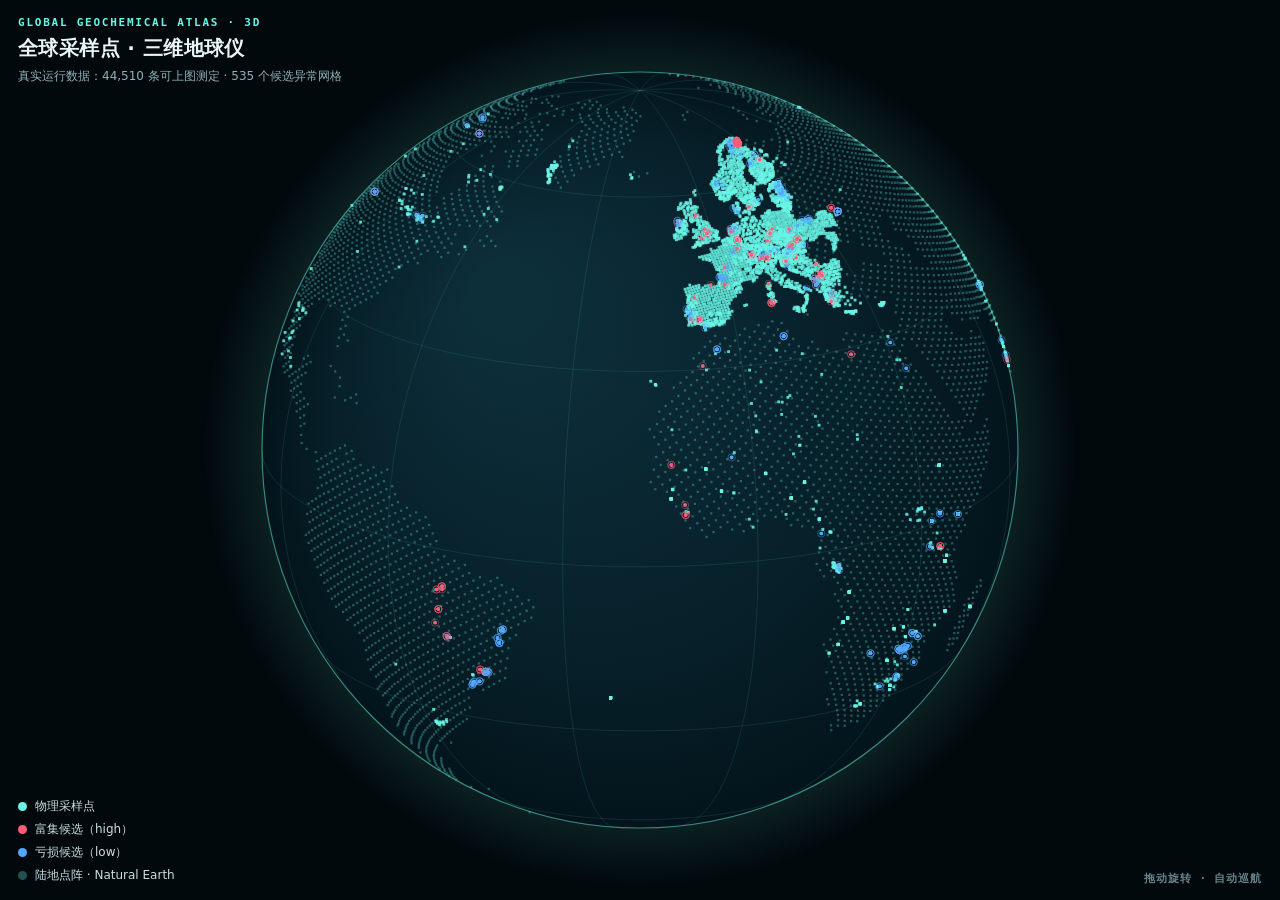
<file: live/globe-3d.html>
<!doctype html>
<html lang="zh-CN">
<head>
<meta charset="utf-8">
<meta name="viewport" content="width=device-width,initial-scale=1">
<title>全球地球化学采样 · 3D 地球仪</title>
<style>
  html,body{margin:0;height:100%;background:#02090d;color:#e8f4f6;font-family:"Noto Sans CJK SC","PingFang SC","Microsoft YaHei",system-ui,sans-serif;overflow:hidden}
  #wrap{position:absolute;inset:0;display:grid;place-items:center}
  canvas{display:block;cursor:grab;touch-action:none}
  canvas:active{cursor:grabbing}
  .hud{position:fixed;left:18px;top:16px;pointer-events:none}
  .hud .eyebrow{font:700 11px/1.2 ui-monospace,monospace;letter-spacing:.16em;color:#69f5e6;text-transform:uppercase}
  .hud h1{margin:6px 0 0;font-size:20px;letter-spacing:.02em}
  .hud p{margin:6px 0 0;color:#8fb0b8;font-size:12px}
  .legend{position:fixed;left:18px;bottom:16px;display:grid;gap:6px;font-size:12px;color:#c9dde1}
  .legend span{display:inline-flex;align-items:center;gap:8px}
  .legend i{width:9px;height:9px;border-radius:50%}
  .hint{position:fixed;right:18px;bottom:16px;color:#68838b;font:600 11px/1 ui-monospace,monospace;letter-spacing:.08em}
  body.embed .hud,body.embed .legend,body.embed .hint{display:none}
</style>
</head>
<body>
<div id="wrap"><canvas id="c"></canvas></div>
<div class="hud">
  <div class="eyebrow">GLOBAL GEOCHEMICAL ATLAS · 3D</div>
  <h1>全球采样点 · 三维地球仪</h1>
  <p>真实运行数据：44,510 条可上图测定 · 535 个候选异常网格</p>
</div>
<div class="legend">
  <span><i style="background:#69f5e6"></i>物理采样点</span>
  <span><i style="background:#ff5c78"></i>富集候选（high）</span>
  <span><i style="background:#54a7ff"></i>亏损候选（low）</span>
  <span><i style="background:rgba(105,245,230,.30)"></i>陆地点阵 · Natural Earth</span>
</div>
<div class="hint">拖动旋转 · 自动巡航</div>
<script>
if (new URLSearchParams(location.search).has('embed')) document.body.classList.add('embed');
const LAND=[[-40.7,83.0],[-28.3,82.5],[-80.8,82.4],[-68.4,82.0],[-35.9,81.8],[-88.5,81.7],[-56.0,81.5],[-23.5,81.4],[-76.1,81.3],[-43.6,81.1],[-63.7,80.9],[-31.2,80.7],[-83.7,80.6],[-51.3,80.5],[-18.8,80.4],[-71.3,80.3],[98.6,80.2],[-38.9,80.1],[-91.4,80.0],[-58.9,79.9],[26.0,79.9],[-26.5,79.8],[-79.0,79.7],[-46.5,79.6],[18.4,79.3],[-34.1,79.2],[-54.2,79.0],[-21.7,78.9],[-41.8,78.7],[-61.9,78.5],[-29.4,78.4],[-81.9,78.3],[-49.5,78.2],[-69.5,78.0],[15.5,78.0],[-37.1,77.9],[-57.1,77.7],[-24.7,77.6],[-44.7,77.4],[-64.8,77.3],[-117.3,77.2],[-32.3,77.2],[-84.9,77.1],[-52.4,77.0],[-40.0,76.7],[-92.5,76.6],[-60.1,76.5],[109.9,76.5],[-27.6,76.4],[-80.1,76.4],[-47.7,76.3],[-100.2,76.2],[-67.7,76.1],[-120.2,76.1],[102.3,76.0],[-35.3,76.0],[-55.3,75.9],[-107.8,75.8],[-22.9,75.8],[62.1,75.7],[94.6,75.6],[-42.9,75.6],[-115.5,75.4],[107.0,75.4],[-30.5,75.4],[-83.0,75.3],[139.4,75.3],[-50.6,75.2],[99.3,75.0],[-38.2,75.0],[-90.7,74.9],[-110.8,74.8],[-25.8,74.7],[59.2,74.7],[91.7,74.6],[-45.8,74.6],[104.1,74.4],[-33.4,74.4],[-53.5,74.2],[96.4,74.0],[-41.1,74.0],[-93.6,73.9],[108.8,73.8],[-28.7,73.8],[56.3,73.7],[141.3,73.7],[88.7,73.6],[-48.8,73.6],[-121.4,73.4],[101.1,73.4],[-36.4,73.4],[81.1,73.3],[113.5,73.2],[-24.0,73.2],[-76.5,73.1],[93.5,73.1],[-44.0,73.1],[125.9,73.0],[-116.6,72.9],[105.9,72.9],[-31.6,72.9],[53.3,72.8],[-84.2,72.8],[85.8,72.7],[-51.7,72.7],[118.3,72.7],[-124.3,72.5],[98.2,72.5],[-39.3,72.5],[-111.9,72.3],[110.6,72.3],[-26.9,72.3],[143.1,72.2],[90.5,72.2],[-47.0,72.2],[-99.5,72.1],[123.0,72.1],[70.5,72.1],[102.9,72.0],[-34.6,72.0],[-87.1,71.9],[82.9,71.9],[-54.6,71.9],[-107.2,71.8],[115.3,71.8],[-74.7,71.7],[147.8,71.7],[95.3,71.7],[-42.2,71.7],[-94.8,71.6],[127.7,71.6],[75.2,71.6],[-114.8,71.5],[107.7,71.5],[-29.8,71.5],[55.2,71.4],[-82.4,71.4],[140.1,71.4],[87.6,71.4],[-49.9,71.3],[120.1,71.3],[67.6,71.2],[-122.5,71.2],[100.0,71.2],[-37.5,71.2],[132.5,71.1],[80.0,71.0],[27.4,71.0],[-110.1,71.0],[112.4,71.0],[-77.6,70.9],[144.9,70.9],[92.4,70.9],[-45.2,70.8],[124.8,70.8],[72.3,70.7],[157.3,70.7],[-117.7,70.7],[104.8,70.7],[-32.8,70.7],[-85.3,70.6],[137.2,70.6],[84.7,70.6],[-52.8,70.5],[-105.3,70.5],[117.2,70.5],[-157.9,70.5],[-72.9,70.4],[149.6,70.4],[97.1,70.4],[-40.4,70.4],[-92.9,70.3],[129.5,70.3],[77.0,70.3],[24.5,70.2],[-113.0,70.2],[109.5,70.2],[-28.0,70.2],[-80.5,70.1],[141.9,70.1],[89.4,70.1],[-48.1,70.1],[121.9,70.0],[-153.1,70.0],[69.4,70.0],[-68.1,69.9],[154.3,69.9],[101.8,69.9],[-35.7,69.9],[134.3,69.8],[81.8,69.8],[29.2,69.7],[-108.3,69.7],[114.2,69.7],[-160.8,69.7],[61.7,69.7],[-75.8,69.7],[146.7,69.6],[-128.3,69.6],[94.2,69.6],[-43.3,69.6],[126.6,69.5],[-148.4,69.5],[74.1,69.5],[159.1,69.5],[21.6,69.5],[-115.9,69.4],[106.6,69.4],[-30.9,69.4],[-83.5,69.4],[139.0,69.4],[86.5,69.3],[-51.0,69.3],[171.5,69.3],[34.0,69.3],[-103.5,69.3],[119.0,69.2],[-156.1,69.2],[-71.1,69.2],[151.4,69.2],[-123.6,69.2],[98.9,69.1],[-38.6,69.1],[-91.1,69.1],[131.4,69.1],[-143.7,69.0],[78.8,69.0],[163.8,69.0],[26.3,69.0],[-111.2,69.0],[111.3,69.0],[-26.2,69.0],[-163.7,68.9],[143.8,68.9],[-131.3,68.9],[91.2,68.9],[-46.3,68.8],[176.2,68.8],[123.7,68.8],[-151.3,68.8],[71.2,68.8],[156.2,68.7],[18.6,68.7],[-118.9,68.7],[103.6,68.7],[-33.9,68.7],[136.1,68.6],[-138.9,68.6],[83.6,68.6],[168.6,68.6],[31.0,68.5],[-106.5,68.5],[116.0,68.5],[-159.0,68.5],[63.5,68.5],[-74.0,68.5],[148.5,68.5],[-126.5,68.4],[96.0,68.4],[-41.5,68.4],[-179.0,68.4],[-94.1,68.4],[128.4,68.4],[-146.6,68.3],[75.9,68.3],[160.9,68.3],[23.4,68.3],[108.4,68.2],[55.8,68.2],[140.8,68.2],[-134.2,68.2],[88.3,68.1],[-49.2,68.1],[173.3,68.1],[35.8,68.1],[120.8,68.1],[-154.2,68.1],[68.2,68.0],[-69.3,68.0],[153.2,68.0],[15.7,68.0],[-121.8,68.0],[100.7,68.0],[-36.8,68.0],[-89.3,67.9],[133.2,67.9],[-141.8,67.9],[80.6,67.9],[165.6,67.9],[28.1,67.8],[113.1,67.8],[-161.9,67.8],[60.6,67.8],[-76.9,67.8],[145.6,67.8],[-129.4,67.7],[93.0,67.7],[-44.5,67.7],[178.0,67.7],[40.5,67.7],[-97.0,67.7],[125.5,67.6],[-149.5,67.6],[73.0,67.6],[-64.5,67.6],[158.0,67.6],[20.5,67.6],[-117.0,67.6],[105.4,67.5],[52.9,67.5],[-84.6,67.5],[137.9,67.5],[-137.1,67.5],[85.4,67.4],[-52.1,67.4],[170.4,67.4],[32.9,67.4],[-104.7,67.4],[117.8,67.4],[-157.2,67.4],[65.3,67.4],[-72.2,67.3],[150.3,67.3],[-124.7,67.3],[97.8,67.3],[-39.7,67.3],[-177.2,67.3],[45.3,67.3],[-92.3,67.2],[130.2,67.2],[-144.8,67.2],[77.7,67.2],[162.7,67.2],[25.2,67.2],[-112.3,67.1],[110.2,67.1],[57.7,67.1],[142.6,67.1],[-132.4,67.0],[90.1,67.0],[-47.4,67.0],[175.1,67.0],[37.6,67.0],[-99.9,67.0],[122.6,67.0],[-152.4,66.9],[70.1,66.9],[-67.5,66.9],[155.0,66.9],[17.5,66.9],[-120.0,66.9],[102.5,66.9],[-35.0,66.9],[-172.5,66.8],[50.0,66.8],[-87.5,66.8],[135.0,66.8],[-140.0,66.8],[82.5,66.8],[167.4,66.8],[29.9,66.7],[-107.6,66.7],[114.9,66.7],[-160.1,66.7],[62.4,66.7],[147.4,66.7],[-127.6,66.6],[94.9,66.6],[-42.7,66.6],[179.8,66.6],[-95.2,66.6],[127.3,66.6],[-147.7,66.5],[74.8,66.5],[-62.7,66.5],[159.8,66.5],[22.3,66.5],[-115.2,66.5],[107.3,66.5],[54.7,66.4],[139.7,66.4],[-135.3,66.4],[87.2,66.4],[-50.3,66.4],[172.2,66.3],[-102.8,66.3],[119.7,66.3],[-155.4,66.3],[67.1,66.3],[-70.4,66.3],[152.1,66.2],[14.6,66.2],[-122.9,66.2],[99.6,66.2],[-37.9,66.2],[-175.4,66.2],[47.1,66.2],[-90.4,66.2],[132.0,66.2],[-143.0,66.1],[79.5,66.1],[164.5,66.1],[27.0,66.1],[-110.5,66.1],[112.0,66.1],[-163.0,66.0],[59.5,66.0],[144.4,66.0],[-130.6,66.0],[91.9,66.0],[-45.6,66.0],[176.9,65.9],[-98.1,65.9],[124.4,65.9],[-150.6,65.9],[71.9,65.9],[-65.6,65.9],[156.8,65.8],[19.3,65.8],[-118.2,65.8],[104.3,65.8],[-170.7,65.8],[51.8,65.8],[136.8,65.8],[-138.2,65.7],[84.3,65.7],[169.2,65.7],[31.7,65.7],[-105.8,65.7],[116.7,65.7],[-20.8,65.6],[-158.3,65.6],[64.2,65.6],[-73.3,65.6],[149.2,65.6],[-125.8,65.6],[96.7,65.6],[-40.8,65.6],[-178.4,65.5],[44.1,65.5],[-93.4,65.5],[129.1,65.5],[-145.9,65.5],[76.6,65.5],[161.6,65.5],[-113.4,65.4],[109.1,65.4],[-166.0,65.4],[56.5,65.4],[141.5,65.4],[-133.5,65.3],[89.0,65.3],[-48.5,65.3],[174.0,65.3],[-101.0,65.3],[121.5,65.3],[-16.0,65.3],[-153.6,65.2],[68.9,65.2],[-68.6,65.2],[153.9,65.2],[16.4,65.2],[-121.1,65.2],[101.4,65.2],[-173.6,65.2],[48.9,65.1],[-88.6,65.1],[133.9,65.1],[-141.2,65.1],[81.3,65.1],[166.3,65.1],[28.8,65.1],[-108.7,65.0],[113.8,65.0],[-161.2,65.0],[61.3,65.0],[-76.2,65.0],[146.3,65.0],[-128.8,65.0],[93.7,64.9],[-43.8,64.9],[178.7,64.9],[41.2,64.9],[-96.3,64.9],[126.2,64.9],[-148.8,64.9],[73.7,64.9],[158.7,64.8],[21.1,64.8],[-116.4,64.8],[106.1,64.8],[53.6,64.8],[-83.9,64.8],[138.6,64.7],[-136.4,64.7],[86.1,64.7],[-51.4,64.7],[171.1,64.7],[33.5,64.7],[-104.0,64.7],[118.5,64.6],[-19.0,64.6],[-156.5,64.6],[66.0,64.6],[-71.5,64.6],[151.0,64.6],[13.5,64.6],[-124.0,64.6],[98.5,64.6],[45.9,64.5],[-91.6,64.5],[130.9,64.5],[-144.1,64.5],[78.4,64.5],[163.4,64.4],[25.9,64.4],[-111.6,64.4],[110.9,64.4],[58.3,64.4],[143.3,64.4],[-131.7,64.3],[90.8,64.3],[-46.7,64.3],[175.8,64.3],[38.3,64.3],[-99.2,64.3],[123.3,64.3],[-151.7,64.3],[70.7,64.2],[-66.8,64.2],[155.7,64.2],[18.2,64.2],[-119.3,64.2],[103.2,64.2],[50.7,64.2],[135.7,64.1],[-139.3,64.1],[83.1,64.1],[168.1,64.1],[30.6,64.1],[-106.9,64.1],[115.6,64.0],[-21.9,64.0],[-159.4,64.0],[63.1,64.0],[148.1,64.0],[10.6,64.0],[-126.9,64.0],[95.5,64.0],[-42.0,63.9],[43.0,63.9],[-94.5,63.9],[128.0,63.9],[-147.0,63.9],[75.5,63.9],[160.5,63.8],[23.0,63.8],[-114.5,63.8],[107.9,63.8],[55.4,63.8],[-82.1,63.8],[140.4,63.8],[-134.6,63.7],[87.9,63.7],[-49.6,63.7],[172.9,63.7],[35.4,63.7],[-102.2,63.7],[120.3,63.7],[-154.7,63.7],[67.8,63.6],[-69.7,63.6],[152.8,63.6],[15.3,63.6],[-122.2,63.6],[100.3,63.6],[47.8,63.6],[132.7,63.5],[-142.3,63.5],[80.2,63.5],[165.2,63.5],[27.7,63.5],[-109.8,63.5],[112.7,63.4],[-162.3,63.4],[60.2,63.4],[145.1,63.4],[-129.9,63.4],[92.6,63.4],[-44.9,63.4],[177.6,63.3],[40.1,63.3],[-97.4,63.3],[125.1,63.3],[-149.9,63.3],[72.6,63.3],[-65.0,63.3],[157.5,63.3],[-117.5,63.2],[105.0,63.2],[-170.0,63.2],[52.5,63.2],[137.5,63.2],[-137.5,63.2],[85.0,63.1],[169.9,63.1],[32.4,63.1],[-105.1,63.1],[117.4,63.1],[-157.6,63.1],[64.9,63.1],[149.9,63.0],[12.4,63.0],[-125.1,63.0],[97.4,63.0],[44.8,63.0],[-92.7,63.0],[129.8,63.0],[-145.2,62.9],[77.3,62.9],[162.3,62.9],[24.8,62.9],[-112.7,62.9],[109.8,62.9],[57.2,62.8],[142.2,62.8],[-132.8,62.8],[89.7,62.8],[-47.8,62.8],[174.7,62.8],[37.2,62.8],[-100.3,62.7],[122.2,62.7],[-152.9,62.7],[69.6,62.7],[-67.9,62.7],[154.6,62.7],[17.1,62.7],[-120.4,62.7],[102.1,62.6],[49.6,62.6],[134.5,62.6],[-140.5,62.6],[82.0,62.6],[167.0,62.5],[29.5,62.5],[-108.0,62.5],[114.5,62.5],[-160.5,62.5],[62.0,62.5],[146.9,62.5],[9.4,62.5],[-128.1,62.4],[94.4,62.4],[-43.1,62.4],[41.9,62.4],[-95.6,62.4],[126.9,62.4],[-148.1,62.4],[74.4,62.3],[159.3,62.3],[21.8,62.3],[-115.7,62.3],[106.8,62.3],[54.3,62.3],[-83.2,62.3],[139.3,62.2],[-135.7,62.2],[86.8,62.2],[171.7,62.2],[34.2,62.2],[-103.3,62.2],[119.2,62.2],[-155.8,62.1],[66.7,62.1],[151.7,62.1],[14.2,62.1],[-123.3,62.1],[99.2,62.1],[46.6,62.1],[131.6,62.0],[-143.4,62.0],[79.1,62.0],[26.6,62.0],[-110.9,62.0],[111.6,62.0],[-163.5,61.9],[59.0,61.9],[144.0,61.9],[6.5,61.9],[-131.0,61.9],[91.5,61.9],[-46.0,61.9],[39.0,61.8],[-98.5,61.8],[124.0,61.8],[-151.1,61.8],[71.4,61.8],[156.4,61.8],[-118.6,61.7],[103.9,61.7],[51.4,61.7],[136.4,61.7],[-138.7,61.7],[83.8,61.7],[168.8,61.6],[31.3,61.6],[-106.2,61.6],[116.3,61.6],[-158.7,61.6],[63.8,61.6],[-73.7,61.6],[148.8,61.6],[11.2,61.5],[-126.3,61.5],[96.2,61.5],[43.7,61.5],[-93.8,61.5],[128.7,61.5],[-146.3,61.5],[76.2,61.4],[161.2,61.4],[23.6,61.4],[-113.9,61.4],[108.6,61.4],[56.1,61.4],[141.1,61.3],[-133.9,61.3],[88.6,61.3],[-48.9,61.3],[36.0,61.3],[-101.5,61.3],[121.0,61.3],[-154.0,61.2],[68.5,61.2],[153.5,61.2],[16.0,61.2],[-121.5,61.2],[101.0,61.2],[48.4,61.2],[133.4,61.1],[-141.6,61.1],[80.9,61.1],[165.9,61.1],[28.4,61.1],[-109.1,61.1],[113.4,61.1],[-161.6,61.0],[60.8,61.0],[-76.7,61.0],[145.8,61.0],[8.3,61.0],[-129.2,61.0],[93.3,61.0],[-44.2,61.0],[40.8,61.0],[-96.7,60.9],[125.8,60.9],[-149.2,60.9],[73.2,60.9],[-116.8,60.9],[105.7,60.9],[53.2,60.8],[138.2,60.8],[-136.8,60.8],[85.6,60.8],[170.6,60.8],[33.1,60.7],[-104.4,60.7],[118.1,60.7],[-156.9,60.7],[65.6,60.7],[-71.9,60.7],[150.6,60.7],[13.1,60.7],[-124.4,60.7],[98.0,60.6],[45.5,60.6],[130.5,60.6],[-144.5,60.6],[78.0,60.6],[163.0,60.6],[25.5,60.5],[-112.0,60.5],[110.4,60.5],[-164.6,60.5],[57.9,60.5],[142.9,60.5],[5.4,60.5],[-132.1,60.5],[90.4,60.4],[37.9,60.4],[-99.7,60.4],[122.8,60.4],[70.3,60.4],[17.8,60.3],[-119.7,60.3],[102.8,60.3],[50.3,60.3],[135.2,60.3],[-139.8,60.3],[82.7,60.2],[167.7,60.2],[30.2,60.2],[-107.3,60.2],[115.2,60.2],[-159.8,60.2],[62.7,60.2],[-74.9,60.2],[147.6,60.1],[10.1,60.1],[-127.4,60.1],[95.1,60.1],[42.6,60.1],[-94.9,60.1],[127.6,60.1],[75.1,60.0],[-115.0,60.0],[107.5,60.0],[55.0,60.0],[140.0,59.9],[-135.0,59.9],[87.5,59.9],[34.9,59.9],[-102.6,59.9],[119.9,59.9],[-155.1,59.8],[67.4,59.8],[-70.1,59.8],[152.4,59.8],[14.9,59.8],[-122.6,59.8],[99.9,59.8],[47.3,59.8],[132.3,59.7],[79.8,59.7],[-110.2,59.7],[112.3,59.7],[59.7,59.6],[144.7,59.6],[7.2,59.6],[-130.3,59.6],[92.2,59.6],[39.7,59.6],[-97.8,59.6],[124.7,59.5],[-150.4,59.5],[72.1,59.5],[-65.4,59.5],[-117.9,59.5],[104.6,59.5],[52.1,59.4],[137.0,59.4],[-138.0,59.4],[84.5,59.4],[32.0,59.4],[-105.5,59.4],[117.0,59.3],[-158.0,59.3],[64.5,59.3],[-73.0,59.3],[11.9,59.3],[-125.6,59.3],[96.9,59.3],[44.4,59.2],[129.4,59.2],[76.9,59.2],[161.8,59.2],[24.3,59.2],[-113.2,59.2],[109.3,59.2],[56.8,59.1],[141.8,59.1],[-133.2,59.1],[89.3,59.1],[36.7,59.1],[-100.8,59.0],[121.7,59.0],[69.2,59.0],[16.7,59.0],[-120.8,59.0],[101.7,59.0],[49.1,58.9],[134.1,58.9],[81.6,58.9],[29.1,58.9],[-108.4,58.8],[114.1,58.8],[61.5,58.8],[-76.0,58.8],[9.0,58.8],[-128.5,58.8],[94.0,58.8],[41.5,58.7],[-96.0,58.7],[126.5,58.7],[73.9,58.7],[-63.6,58.7],[-116.1,58.7],[106.4,58.6],[53.9,58.6],[138.9,58.6],[-136.2,58.6],[86.3,58.6],[33.8,58.5],[-103.7,58.5],[118.8,58.5],[-156.2,58.5],[66.3,58.5],[-71.2,58.5],[13.7,58.5],[-123.8,58.5],[98.7,58.5],[46.2,58.4],[131.2,58.4],[78.7,58.4],[26.1,58.4],[-111.4,58.3],[111.1,58.3],[58.6,58.3],[-131.4,58.3],[91.1,58.3],[38.5,58.2],[-99.0,58.2],[123.5,58.2],[71.0,58.2],[-66.5,58.2],[-119.0,58.2],[103.5,58.1],[50.9,58.1],[135.9,58.1],[83.4,58.1],[30.9,58.0],[-106.6,58.0],[115.9,58.0],[63.3,58.0],[-74.2,58.0],[-126.7,58.0],[95.8,58.0],[43.3,57.9],[-94.2,57.9],[128.3,57.9],[75.7,57.9],[160.7,57.9],[-114.3,57.8],[108.2,57.8],[55.7,57.8],[88.1,57.8],[35.6,57.7],[-101.9,57.7],[120.6,57.7],[68.1,57.7],[-69.4,57.7],[15.6,57.7],[-121.9,57.7],[100.5,57.6],[48.0,57.6],[133.0,57.6],[-4.5,57.6],[80.5,57.6],[28.0,57.6],[-109.5,57.5],[112.9,57.5],[60.4,57.5],[-129.6,57.5],[92.9,57.5],[40.4,57.4],[-97.2,57.4],[125.3,57.4],[72.8,57.4],[-64.7,57.4],[157.8,57.4],[-117.2,57.4],[105.3,57.3],[52.8,57.3],[137.7,57.3],[85.2,57.3],[32.7,57.3],[-104.8,57.2],[117.7,57.2],[-157.3,57.2],[65.2,57.2],[-72.4,57.2],[12.6,57.2],[-124.9,57.2],[97.6,57.2],[45.1,57.1],[-92.4,57.1],[130.1,57.1],[77.6,57.1],[162.5,57.1],[25.0,57.1],[-112.5,57.1],[110.0,57.0],[57.5,57.0],[-132.5,57.0],[90.0,57.0],[37.4,57.0],[-100.1,56.9],[122.4,56.9],[69.9,56.9],[-67.6,56.9],[-120.1,56.9],[102.4,56.9],[49.8,56.8],[134.8,56.8],[-2.7,56.8],[82.3,56.8],[29.8,56.8],[-107.7,56.8],[114.8,56.8],[62.2,56.7],[-75.3,56.7],[9.7,56.7],[-127.8,56.7],[94.7,56.7],[42.2,56.7],[-95.3,56.6],[127.2,56.6],[74.6,56.6],[-62.9,56.6],[159.6,56.6],[22.1,56.6],[-115.4,56.6],[107.1,56.6],[54.6,56.5],[87.0,56.5],[34.5,56.5],[-103.0,56.5],[119.5,56.5],[67.0,56.4],[-70.5,56.4],[14.4,56.4],[-123.1,56.4],[99.4,56.4],[46.9,56.4],[-90.6,56.4],[131.9,56.3],[-5.6,56.3],[79.4,56.3],[26.8,56.3],[-110.7,56.3],[111.8,56.3],[59.3,56.2],[-130.7,56.2],[91.8,56.2],[39.2,56.2],[-98.3,56.2],[124.2,56.2],[71.7,56.1],[-65.8,56.1],[156.7,56.1],[-118.3,56.1],[104.2,56.1],[51.6,56.1],[136.6,56.1],[84.1,56.0],[31.6,56.0],[-105.9,56.0],[116.6,56.0],[64.0,56.0],[-73.5,55.9],[-126.0,55.9],[96.5,55.9],[44.0,55.9],[-93.5,55.9],[129.0,55.9],[76.4,55.8],[-61.1,55.8],[161.4,55.8],[23.9,55.8],[-113.6,55.8],[108.9,55.8],[56.4,55.8],[88.8,55.7],[36.3,55.7],[-101.2,55.7],[121.3,55.7],[68.8,55.7],[-68.7,55.7],[-121.3,55.6],[101.2,55.6],[48.7,55.6],[-88.8,55.6],[133.7,55.6],[-3.8,55.6],[81.2,55.6],[28.6,55.5],[-108.9,55.5],[113.6,55.5],[-161.4,55.5],[61.1,55.5],[-76.4,55.5],[8.6,55.5],[-128.9,55.5],[93.6,55.4],[41.0,55.4],[-96.5,55.4],[126.0,55.4],[73.5,55.4],[-64.0,55.4],[158.5,55.4],[-116.5,55.3],[106.0,55.3],[53.4,55.3],[85.9,55.3],[33.4,55.2],[-104.1,55.2],[118.4,55.2],[65.8,55.2],[-71.7,55.2],[-124.2,55.2],[98.3,55.2],[45.8,55.1],[-91.7,55.1],[130.8,55.1],[-6.7,55.1],[78.2,55.1],[-59.3,55.1],[25.7,55.1],[-111.8,55.1],[110.7,55.1],[58.2,55.0],[90.6,55.0],[38.1,55.0],[-99.4,55.0],[123.1,54.9],[70.6,54.9],[-66.9,54.9],[155.6,54.9],[-119.4,54.9],[103.0,54.9],[50.5,54.9],[-87.0,54.8],[-2.0,54.8],[83.0,54.8],[30.5,54.8],[-107.0,54.8],[115.4,54.8],[62.9,54.7],[-74.6,54.7],[-127.1,54.7],[95.4,54.7],[42.9,54.7],[-94.7,54.7],[127.8,54.7],[75.3,54.6],[-62.2,54.6],[160.3,54.6],[22.8,54.6],[-114.7,54.6],[107.8,54.6],[55.3,54.6],[87.7,54.5],[35.2,54.5],[-102.3,54.5],[120.2,54.5],[67.7,54.5],[-69.9,54.5],[-122.4,54.4],[100.1,54.4],[47.6,54.4],[-89.9,54.4],[132.6,54.4],[80.1,54.4],[-57.5,54.4],[27.5,54.3],[-110.0,54.3],[112.5,54.3],[60.0,54.3],[-77.5,54.3],[-130.0,54.3],[92.5,54.3],[39.9,54.2],[-97.6,54.2],[124.9,54.2],[72.4,54.2],[-65.1,54.2],[157.4,54.2],[19.9,54.2],[-117.6,54.2],[104.9,54.1],[52.3,54.1],[-85.2,54.1],[84.8,54.1],[32.3,54.1],[-105.2,54.1],[117.3,54.0],[64.7,54.0],[-72.8,54.0],[12.2,54.0],[-125.3,54.0],[97.2,54.0],[44.7,54.0],[-92.8,53.9],[129.7,53.9],[-7.9,53.9],[77.1,53.9],[-60.4,53.9],[24.6,53.9],[-112.9,53.9],[109.6,53.9],[57.1,53.8],[-133.0,53.8],[89.5,53.8],[37.0,53.8],[-100.5,53.8],[122.0,53.8],[69.5,53.7],[-68.0,53.7],[16.9,53.7],[-120.6,53.7],[101.9,53.7],[49.4,53.7],[-88.1,53.7],[134.4,53.7],[81.9,53.6],[29.3,53.6],[-108.2,53.6],[114.3,53.6],[61.8,53.6],[-75.7,53.6],[9.3,53.5],[-128.2,53.5],[94.3,53.5],[41.7,53.5],[-95.8,53.5],[126.7,53.5],[74.2,53.5],[-63.3,53.5],[159.2,53.5],[21.7,53.4],[-115.8,53.4],[106.7,53.4],[54.1,53.4],[-83.4,53.4],[139.1,53.4],[86.6,53.4],[34.1,53.3],[-103.4,53.3],[119.1,53.3],[66.5,53.3],[-71.0,53.3],[14.0,53.3],[-123.5,53.3],[99.0,53.3],[46.5,53.2],[-91.0,53.2],[131.5,53.2],[-6.0,53.2],[78.9,53.2],[-58.6,53.2],[26.4,53.2],[-111.1,53.2],[111.4,53.2],[58.9,53.1],[-78.6,53.1],[6.4,53.1],[91.3,53.1],[38.8,53.1],[-98.7,53.1],[123.8,53.1],[71.3,53.0],[-66.2,53.0],[156.3,53.0],[18.7,53.0],[-118.8,53.0],[103.7,53.0],[51.2,53.0],[-86.3,53.0],[136.2,53.0],[-1.3,52.9],[83.7,52.9],[31.1,52.9],[-106.4,52.9],[116.1,52.9],[63.6,52.9],[-73.9,52.9],[11.1,52.8],[-126.4,52.8],[96.1,52.8],[43.5,52.8],[-94.0,52.8],[128.5,52.8],[-9.0,52.8],[76.0,52.8],[-61.5,52.8],[23.5,52.7],[-114.0,52.7],[108.5,52.7],[55.9,52.7],[140.9,52.7],[88.4,52.7],[35.9,52.6],[-101.6,52.6],[120.9,52.6],[68.3,52.6],[-69.2,52.6],[15.8,52.6],[-121.7,52.6],[100.8,52.6],[48.3,52.5],[-89.2,52.5],[133.3,52.5],[-4.2,52.5],[80.7,52.5],[-56.8,52.5],[28.2,52.5],[-109.3,52.5],[113.2,52.5],[60.7,52.4],[-76.8,52.4],[8.2,52.4],[93.1,52.4],[40.6,52.4],[-96.9,52.4],[125.6,52.4],[73.1,52.3],[-64.4,52.3],[158.1,52.3],[20.6,52.3],[-116.9,52.3],[105.5,52.3],[53.0,52.3],[-84.5,52.3],[138.0,52.3],[0.5,52.2],[85.5,52.2],[33.0,52.2],[-104.5,52.2],[117.9,52.2],[65.4,52.2],[-72.1,52.2],[12.9,52.1],[-124.6,52.1],[97.9,52.1],[45.4,52.1],[-92.2,52.1],[130.3,52.1],[77.8,52.1],[-59.7,52.1],[25.3,52.0],[-112.2,52.0],[110.3,52.0],[57.8,52.0],[142.7,52.0],[5.2,52.0],[90.2,52.0],[37.7,51.9],[-99.8,51.9],[122.7,51.9],[70.2,51.9],[-67.4,51.9],[17.6,51.9],[-119.9,51.9],[102.6,51.9],[50.1,51.8],[-87.4,51.8],[135.1,51.8],[-2.4,51.8],[82.6,51.8],[30.0,51.8],[-107.5,51.8],[115.0,51.8],[62.5,51.7],[-75.0,51.7],[10.0,51.7],[-127.5,51.7],[95.0,51.7],[42.4,51.7],[-95.1,51.7],[127.4,51.7],[74.9,51.6],[-62.6,51.6],[22.4,51.6],[-115.1,51.6],[107.4,51.6],[54.8,51.6],[-82.7,51.6],[139.8,51.6],[87.3,51.5],[34.8,51.5],[-102.7,51.5],[119.8,51.5],[67.2,51.5],[-70.3,51.5],[14.7,51.5],[-122.8,51.4],[99.7,51.4],[47.2,51.4],[-90.3,51.4],[132.2,51.4],[79.6,51.4],[-57.9,51.4],[27.1,51.4],[-110.4,51.3],[112.1,51.3],[59.6,51.3],[-77.9,51.3],[7.0,51.3],[92.0,51.3],[39.5,51.3],[-98.0,51.2],[124.5,51.2],[72.0,51.2],[-65.5,51.2],[156.9,51.2],[19.4,51.2],[-118.1,51.2],[104.4,51.2],[51.9,51.2],[-85.6,51.2],[136.9,51.1],[-0.6,51.1],[84.4,51.1],[31.8,51.1],[-105.7,51.1],[116.8,51.1],[64.3,51.1],[-73.2,51.1],[11.8,51.0],[-125.7,51.0],[96.8,51.0],[44.2,51.0],[-93.3,51.0],[129.2,51.0],[76.7,51.0],[-60.8,51.0],[24.2,50.9],[-113.3,50.9],[109.2,50.9],[56.6,50.9],[-80.9,50.9],[4.1,50.9],[89.1,50.9],[36.6,50.8],[-100.9,50.8],[121.6,50.8],[69.0,50.8],[-68.5,50.8],[16.5,50.8],[-121.0,50.8],[101.5,50.8],[49.0,50.7],[-88.5,50.7],[134.0,50.7],[-3.5,50.7],[81.4,50.7],[28.9,50.7],[-108.6,50.7],[113.9,50.7],[61.4,50.6],[-76.1,50.6],[8.9,50.6],[93.8,50.6],[41.3,50.6],[-96.2,50.6],[126.3,50.6],[73.8,50.5],[-63.7,50.5],[21.2,50.5],[-116.3,50.5],[106.2,50.5],[53.7,50.5],[-83.8,50.5],[138.7,50.5],[86.2,50.4],[33.6,50.4],[-103.9,50.4],[118.6,50.4],[66.1,50.4],[-71.4,50.4],[13.6,50.4],[-123.9,50.4],[98.6,50.4],[46.0,50.3],[-91.5,50.3],[131.0,50.3],[78.5,50.3],[26.0,50.3],[-111.5,50.3],[111.0,50.3],[58.4,50.2],[-79.1,50.2],[143.4,50.2],[5.9,50.2],[90.9,50.2],[38.4,50.2],[-99.1,50.2],[123.4,50.2],[70.8,50.1],[-66.7,50.1],[18.3,50.1],[-119.2,50.1],[103.3,50.1],[50.8,50.1],[-86.7,50.1],[135.8,50.1],[83.2,50.0],[30.7,50.0],[-106.8,50.0],[115.7,50.0],[63.2,50.0],[-74.3,50.0],[10.7,50.0],[-126.8,49.9],[95.6,49.9],[43.1,49.9],[-94.4,49.9],[128.1,49.9],[75.6,49.9],[23.1,49.9],[-114.4,49.9],[108.0,49.8],[55.5,49.8],[-82.0,49.8],[3.0,49.8],[88.0,49.8],[35.5,49.8],[-102.0,49.8],[120.4,49.7],[67.9,49.7],[-69.6,49.7],[15.4,49.7],[-122.1,49.7],[100.4,49.7],[47.9,49.7],[-89.7,49.7],[132.8,49.7],[80.3,49.6],[-57.2,49.6],[27.8,49.6],[-109.7,49.6],[112.8,49.6],[60.3,49.6],[-77.3,49.6],[7.7,49.5],[92.7,49.5],[40.2,49.5],[-97.3,49.5],[125.2,49.5],[72.7,49.5],[20.1,49.5],[-117.4,49.4],[105.1,49.4],[52.6,49.4],[-84.9,49.4],[137.6,49.4],[0.1,49.4],[85.1,49.4],[32.5,49.4],[-105.0,49.4],[117.5,49.3],[65.0,49.3],[-72.5,49.3],[12.5,49.3],[-125.0,49.3],[97.5,49.3],[44.9,49.3],[-92.6,49.3],[129.9,49.2],[77.4,49.2],[24.9,49.2],[-112.6,49.2],[109.9,49.2],[57.3,49.2],[-80.2,49.2],[142.3,49.2],[4.8,49.1],[89.8,49.1],[37.3,49.1],[-100.2,49.1],[122.3,49.1],[69.7,49.1],[17.2,49.1],[-120.3,49.0],[102.2,49.0],[49.7,49.0],[-87.8,49.0],[134.7,49.0],[82.1,49.0],[-55.4,49.0],[29.6,49.0],[-107.9,48.9],[114.6,48.9],[62.1,48.9],[-75.4,48.9],[9.5,48.9],[94.5,48.9],[42.0,48.9],[-95.5,48.9],[127.0,48.8],[74.5,48.8],[21.9,48.8],[-115.6,48.8],[106.9,48.8],[54.4,48.8],[-83.1,48.8],[139.4,48.8],[1.9,48.7],[86.9,48.7],[34.3,48.7],[-103.2,48.7],[119.3,48.7],[66.8,48.7],[-70.7,48.7],[14.3,48.7],[99.3,48.6],[46.7,48.6],[-90.8,48.6],[131.7,48.6],[79.2,48.6],[-58.3,48.6],[26.7,48.6],[-110.8,48.6],[111.7,48.5],[59.1,48.5],[-78.4,48.5],[6.6,48.5],[91.6,48.5],[39.1,48.5],[-98.4,48.5],[124.1,48.4],[71.5,48.4],[-66.0,48.4],[19.0,48.4],[-118.5,48.4],[104.0,48.4],[51.5,48.4],[-86.0,48.4],[136.5,48.4],[-1.0,48.3],[83.9,48.3],[-53.6,48.3],[31.4,48.3],[-106.1,48.3],[116.4,48.3],[63.9,48.3],[-73.6,48.3],[11.4,48.3],[96.3,48.2],[43.8,48.2],[-93.7,48.2],[128.8,48.2],[76.3,48.2],[23.7,48.2],[-113.8,48.2],[108.7,48.1],[56.2,48.1],[-81.3,48.1],[3.7,48.1],[88.7,48.1],[36.1,48.1],[-101.4,48.1],[121.1,48.1],[68.6,48.0],[-68.9,48.0],[16.1,48.0],[-121.4,48.0],[101.1,48.0],[48.5,48.0],[-89.0,48.0],[133.5,48.0],[-4.0,48.0],[81.0,47.9],[-56.5,47.9],[28.5,47.9],[-109.0,47.9],[113.5,47.9],[60.9,47.9],[-76.6,47.9],[8.4,47.9],[93.4,47.8],[40.9,47.8],[-96.6,47.8],[125.9,47.8],[73.3,47.8],[20.8,47.8],[-116.7,47.8],[105.8,47.8],[53.3,47.7],[-84.2,47.7],[138.3,47.7],[0.8,47.7],[85.7,47.7],[33.2,47.7],[-104.3,47.7],[118.2,47.7],[65.7,47.6],[-71.8,47.6],[13.2,47.6],[-124.3,47.6],[98.1,47.6],[45.6,47.6],[-91.9,47.6],[130.6,47.6],[78.1,47.6],[25.6,47.5],[-111.9,47.5],[110.5,47.5],[58.0,47.5],[-79.5,47.5],[5.5,47.5],[90.5,47.5],[38.0,47.4],[-99.5,47.4],[122.9,47.4],[70.4,47.4],[-67.1,47.4],[17.9,47.4],[-119.6,47.4],[102.9,47.4],[50.4,47.3],[-87.2,47.3],[135.3,47.3],[-2.2,47.3],[82.8,47.3],[30.3,47.3],[-107.2,47.3],[115.3,47.3],[62.8,47.3],[-74.8,47.2],[10.2,47.2],[95.2,47.2],[42.7,47.2],[-94.8,47.2],[127.7,47.2],[75.2,47.2],[22.6,47.1],[-114.9,47.1],[107.6,47.1],[55.1,47.1],[-82.4,47.1],[2.6,47.1],[87.6,47.1],[35.0,47.1],[-102.5,47.0],[120.0,47.0],[67.5,47.0],[-70.0,47.0],[15.0,47.0],[-122.5,47.0],[100.0,47.0],[47.4,47.0],[-90.1,47.0],[132.4,46.9],[79.9,46.9],[27.4,46.9],[-110.1,46.9],[112.4,46.9],[59.8,46.9],[-77.7,46.9],[7.3,46.8],[92.3,46.8],[39.8,46.8],[-97.7,46.8],[124.8,46.8],[72.2,46.8],[-65.3,46.8],[19.7,46.8],[-117.8,46.8],[104.7,46.7],[-85.3,46.7],[137.2,46.7],[-0.4,46.7],[84.6,46.7],[32.1,46.7],[-105.4,46.7],[117.1,46.7],[64.6,46.6],[-72.9,46.6],[12.0,46.6],[97.0,46.6],[44.5,46.6],[-93.0,46.6],[129.5,46.6],[77.0,46.5],[-60.5,46.5],[24.4,46.5],[-113.1,46.5],[109.4,46.5],[56.9,46.5],[-80.6,46.5],[4.4,46.5],[89.4,46.5],[-100.7,46.4],[121.8,46.4],[69.3,46.4],[-68.2,46.4],[16.8,46.4],[-120.7,46.4],[101.8,46.4],[-88.3,46.3],[134.2,46.3],[81.7,46.3],[29.2,46.3],[-108.3,46.3],[114.2,46.3],[61.6,46.3],[-75.9,46.2],[9.1,46.2],[94.1,46.2],[41.6,46.2],[-95.9,46.2],[126.6,46.2],[74.0,46.2],[21.5,46.1],[-116.0,46.1],[106.5,46.1],[54.0,46.1],[-83.5,46.1],[1.5,46.1],[86.4,46.1],[33.9,46.1],[-103.6,46.0],[118.9,46.0],[66.4,46.0],[-71.1,46.0],[13.9,46.0],[-123.7,46.0],[98.8,46.0],[46.3,46.0],[-91.2,46.0],[131.3,45.9],[78.8,45.9],[26.2,45.9],[-111.3,45.9],[111.2,45.9],[58.7,45.9],[-78.8,45.9],[6.2,45.9],[91.2,45.8],[38.6,45.8],[-98.9,45.8],[123.6,45.8],[71.1,45.8],[-66.4,45.8],[18.6,45.8],[-118.9,45.8],[103.6,45.7],[-86.5,45.7],[136.0,45.7],[83.5,45.7],[-106.5,45.7],[116.0,45.7],[63.4,45.6],[-74.1,45.6],[10.9,45.6],[95.9,45.6],[43.4,45.6],[-94.1,45.6],[128.4,45.6],[75.8,45.6],[-61.7,45.5],[23.3,45.5],[-114.2,45.5],[108.3,45.5],[55.8,45.5],[-81.7,45.5],[3.3,45.5],[88.2,45.5],[-101.8,45.4],[120.7,45.4],[68.2,45.4],[-69.3,45.4],[15.7,45.4],[-121.8,45.4],[100.6,45.4],[-89.4,45.3],[133.1,45.3],[80.6,45.3],[28.1,45.3],[-109.4,45.3],[113.0,45.3],[60.5,45.3],[-77.0,45.3],[8.0,45.2],[93.0,45.2],[40.5,45.2],[-97.0,45.2],[125.4,45.2],[72.9,45.2],[-64.6,45.2],[20.4,45.2],[-117.1,45.2],[105.4,45.1],[52.9,45.1],[-84.7,45.1],[0.3,45.1],[85.3,45.1],[-104.7,45.1],[117.8,45.1],[65.3,45.0],[-72.3,45.0],[97.7,45.0],[45.2,45.0],[-92.3,45.0],[130.2,45.0],[77.7,44.9],[25.1,44.9],[-112.4,44.9],[110.1,44.9],[57.6,44.9],[-79.9,44.9],[142.6,44.9],[5.1,44.9],[90.1,44.9],[37.5,44.8],[-100.0,44.8],[122.5,44.8],[70.0,44.8],[-67.5,44.8],[17.5,44.8],[-120.0,44.8],[102.5,44.8],[-87.6,44.7],[134.9,44.7],[82.4,44.7],[-107.6,44.7],[114.9,44.7],[62.3,44.7],[-75.2,44.7],[9.8,44.6],[94.8,44.6],[42.3,44.6],[-95.2,44.6],[127.3,44.6],[74.7,44.6],[22.2,44.6],[-115.3,44.6],[107.2,44.5],[54.7,44.5],[-82.8,44.5],[2.1,44.5],[87.1,44.5],[-102.9,44.5],[119.6,44.5],[67.1,44.4],[-70.4,44.4],[-123.0,44.4],[99.5,44.4],[-90.5,44.4],[132.0,44.4],[79.5,44.4],[26.9,44.3],[-110.6,44.3],[111.9,44.3],[59.4,44.3],[-78.1,44.3],[6.9,44.3],[91.9,44.3],[39.3,44.2],[-98.2,44.2],[124.3,44.2],[71.8,44.2],[-65.7,44.2],[19.3,44.2],[-118.2,44.2],[104.3,44.2],[51.7,44.2],[-85.8,44.2],[-0.8,44.1],[84.2,44.1],[-105.8,44.1],[116.7,44.1],[64.1,44.1],[-73.4,44.1],[11.6,44.1],[96.6,44.0],[44.1,44.0],[-93.4,44.0],[129.1,44.0],[76.5,44.0],[24.0,44.0],[-113.5,44.0],[109.0,44.0],[56.5,43.9],[-81.0,43.9],[4.0,43.9],[88.9,43.9],[-101.1,43.9],[121.4,43.9],[68.9,43.8],[16.4,43.8],[-121.2,43.8],[101.3,43.8],[-88.7,43.8],[133.8,43.8],[81.3,43.8],[-108.8,43.7],[113.7,43.7],[61.2,43.7],[-76.3,43.7],[93.7,43.7],[41.1,43.7],[-96.4,43.6],[126.1,43.6],[73.6,43.6],[21.1,43.6],[-116.4,43.6],[106.1,43.6],[53.5,43.6],[-84.0,43.6],[1.0,43.5],[86.0,43.5],[-104.0,43.5],[118.5,43.5],[65.9,43.5],[-71.6,43.5],[13.4,43.5],[-124.1,43.5],[98.4,43.4],[45.9,43.4],[-91.6,43.4],[130.9,43.4],[-6.6,43.4],[78.3,43.4],[25.8,43.4],[-111.7,43.4],[110.8,43.4],[58.3,43.3],[-79.2,43.3],[143.3,43.3],[5.8,43.3],[90.7,43.3],[-99.3,43.3],[123.2,43.3],[70.7,43.3],[18.2,43.2],[-119.3,43.2],[103.1,43.2],[-86.9,43.2],[-1.9,43.2],[83.1,43.2],[-106.9,43.1],[115.5,43.1],[63.0,43.1],[-74.5,43.1],[10.5,43.1],[95.5,43.1],[43.0,43.1],[-94.5,43.1],[127.9,43.1],[75.4,43.0],[22.9,43.0],[-114.6,43.0],[107.9,43.0],[55.4,43.0],[-82.2,43.0],[140.3,43.0],[2.8,43.0],[87.8,43.0],[-102.2,42.9],[120.3,42.9],[67.8,42.9],[-122.3,42.9],[100.2,42.9],[-89.8,42.8],[-4.8,42.8],[80.2,42.8],[27.6,42.8],[-109.9,42.8],[112.6,42.8],[60.1,42.8],[-77.4,42.8],[92.6,42.7],[-97.5,42.7],[125.0,42.7],[72.5,42.7],[20.0,42.7],[-117.5,42.7],[105.0,42.6],[-85.1,42.6],[-0.1,42.6],[84.9,42.6],[-105.1,42.6],[117.4,42.6],[64.8,42.5],[-72.7,42.5],[12.3,42.5],[97.3,42.5],[44.8,42.5],[-92.7,42.5],[129.8,42.5],[-7.8,42.5],[77.2,42.5],[24.7,42.4],[-112.8,42.4],[109.7,42.4],[57.2,42.4],[-80.3,42.4],[89.6,42.4],[-100.4,42.3],[122.1,42.3],[69.6,42.3],[-120.5,42.3],[102.0,42.3],[-88.0,42.3],[-3.0,42.3],[82.0,42.2],[-108.1,42.2],[114.4,42.2],[61.9,42.2],[-75.6,42.2],[9.4,42.2],[94.4,42.2],[41.8,42.1],[-95.7,42.1],[126.8,42.1],[74.3,42.1],[21.8,42.1],[-115.7,42.1],[106.8,42.1],[54.2,42.1],[-83.3,42.0],[1.7,42.0],[86.7,42.0],[34.2,42.0],[-103.3,42.0],[119.2,42.0],[66.6,42.0],[-70.9,42.0],[14.1,41.9],[-123.4,41.9],[99.1,41.9],[46.6,41.9],[-90.9,41.9],[-5.9,41.9],[79.0,41.9],[26.5,41.9],[-111.0,41.9],[111.5,41.9],[59.0,41.8],[-78.5,41.8],[91.4,41.8],[-98.6,41.8],[123.9,41.8],[71.4,41.7],[-118.7,41.7],[103.8,41.7],[-86.2,41.7],[-1.2,41.7],[83.8,41.7],[-106.3,41.6],[116.2,41.6],[63.7,41.6],[-73.8,41.6],[96.2,41.6],[43.6,41.6],[-93.9,41.6],[128.6,41.6],[-8.9,41.5],[76.1,41.5],[23.6,41.5],[-113.9,41.5],[108.6,41.5],[56.0,41.5],[-81.5,41.5],[88.5,41.4],[36.0,41.4],[-101.5,41.4],[121.0,41.4],[68.4,41.4],[15.9,41.4],[-121.6,41.4],[100.9,41.4],[48.4,41.3],[-89.1,41.3],[-4.1,41.3],[80.8,41.3],[28.3,41.3],[-109.2,41.3],[113.3,41.3],[60.8,41.3],[-76.7,41.3],[93.2,41.2],[-96.8,41.2],[125.7,41.2],[73.2,41.2],[20.7,41.2],[-116.8,41.2],[105.6,41.2],[-84.4,41.1],[0.6,41.1],[85.6,41.1],[33.1,41.1],[-104.4,41.1],[118.0,41.1],[65.5,41.0],[98.0,41.0],[45.5,41.0],[-92.0,41.0],[-7.1,41.0],[77.9,41.0],[25.4,40.9],[-112.1,40.9],[110.4,40.9],[57.9,40.9],[-79.7,40.9],[90.3,40.9],[37.8,40.9],[-99.7,40.9],[122.8,40.9],[70.3,40.8],[-119.8,40.8],[102.7,40.8],[-87.3,40.8],[-2.3,40.8],[82.7,40.8],[30.1,40.7],[-107.4,40.7],[115.1,40.7],[62.6,40.7],[-74.9,40.7],[95.1,40.7],[42.5,40.7],[-95.0,40.6],[127.5,40.6],[75.0,40.6],[22.5,40.6],[-115.0,40.6],[107.5,40.6],[54.9,40.6],[-82.6,40.6],[139.9,40.6],[87.4,40.5],[34.9,40.5],[-102.6,40.5],[119.9,40.5],[67.3,40.5],[14.8,40.5],[-122.7,40.5],[99.8,40.5],[47.3,40.4],[-90.2,40.4],[-5.3,40.4],[79.7,40.4],[-110.3,40.4],[112.2,40.4],[59.7,40.4],[-77.8,40.4],[92.1,40.3],[39.6,40.3],[-97.9,40.3],[124.6,40.3],[72.1,40.3],[19.5,40.3],[-118.0,40.3],[104.5,40.2],[-85.5,40.2],[-0.5,40.2],[84.5,40.2],[31.9,40.2],[-105.6,40.2],[116.9,40.2],[64.4,40.1],[96.9,40.1],[44.3,40.1],[-93.2,40.1],[-8.2,40.1],[76.8,40.1],[-113.2,40.0],[109.3,40.0],[56.7,40.0],[-80.8,40.0],[141.7,40.0],[89.2,40.0],[36.7,40.0],[-100.8,40.0],[121.7,40.0],[69.1,39.9],[-120.9,39.9],[101.6,39.9],[49.1,39.9],[-88.4,39.9],[-3.4,39.9],[81.5,39.9],[29.0,39.8],[-108.5,39.8],[114.0,39.8],[61.5,39.8],[-76.0,39.8],[9.0,39.8],[93.9,39.8],[41.4,39.8],[-96.1,39.7],[126.4,39.7],[73.9,39.7],[21.4,39.7],[-116.2,39.7],[106.3,39.7],[53.8,39.7],[-83.7,39.7],[86.3,39.6],[33.7,39.6],[-103.8,39.6],[118.7,39.6],[66.2,39.6],[-123.8,39.6],[98.7,39.6],[46.1,39.5],[-91.4,39.5],[-6.4,39.5],[78.6,39.5],[-111.4,39.5],[111.1,39.5],[58.5,39.5],[-79.0,39.5],[91.0,39.4],[38.5,39.4],[-99.0,39.4],[70.9,39.4],[-119.1,39.4],[103.4,39.3],[-86.6,39.3],[-1.6,39.3],[83.3,39.3],[30.8,39.3],[-106.7,39.3],[115.8,39.3],[63.3,39.3],[95.7,39.2],[43.2,39.2],[-94.3,39.2],[-9.3,39.2],[75.7,39.2],[23.2,39.2],[-114.3,39.1],[108.1,39.1],[55.6,39.1],[-81.9,39.1],[140.6,39.1],[88.1,39.1],[35.6,39.1],[-101.9,39.1],[68.0,39.0],[-122.0,39.0],[100.5,39.0],[48.0,39.0],[-89.6,39.0],[-4.6,39.0],[80.4,39.0],[27.9,38.9],[-109.6,38.9],[112.9,38.9],[60.4,38.9],[-77.2,38.9],[92.8,38.9],[40.3,38.9],[-97.2,38.9],[125.3,38.9],[72.8,38.8],[-117.3,38.8],[105.2,38.8],[-84.8,38.8],[85.2,38.8],[32.6,38.7],[-104.9,38.7],[65.1,38.7],[97.6,38.7],[45.0,38.7],[-92.5,38.6],[-7.5,38.6],[77.5,38.6],[-112.5,38.6],[110.0,38.6],[57.4,38.6],[-80.1,38.6],[89.9,38.5],[37.4,38.5],[-100.1,38.5],[69.8,38.5],[-120.2,38.5],[102.3,38.5],[-87.7,38.4],[-2.8,38.4],[82.2,38.4],[29.7,38.4],[-107.8,38.4],[114.7,38.4],[62.2,38.4],[-75.3,38.4],[94.6,38.3],[42.1,38.3],[-95.4,38.3],[127.1,38.3],[74.6,38.3],[22.0,38.3],[-115.5,38.3],[107.0,38.3],[54.5,38.2],[-83.0,38.2],[139.5,38.2],[87.0,38.2],[34.4,38.2],[-103.1,38.2],[66.9,38.2],[99.4,38.1],[46.8,38.1],[-90.7,38.1],[-5.7,38.1],[79.3,38.1],[26.8,38.1],[-110.7,38.1],[111.8,38.1],[59.2,38.0],[-78.3,38.0],[91.7,38.0],[39.2,38.0],[-98.3,38.0],[71.6,38.0],[-118.4,37.9],[104.1,37.9],[-85.9,37.9],[-0.9,37.9],[84.0,37.9],[31.5,37.9],[-106.0,37.9],[116.5,37.8],[64.0,37.8],[96.4,37.8],[43.9,37.8],[-93.6,37.8],[128.9,37.8],[-8.6,37.8],[76.4,37.7],[23.9,37.7],[-113.7,37.7],[108.8,37.7],[56.3,37.7],[-81.2,37.7],[88.8,37.7],[36.2,37.7],[-101.3,37.6],[121.2,37.6],[68.7,37.6],[-121.3,37.6],[101.2,37.6],[48.6,37.6],[-88.9,37.6],[-3.9,37.6],[81.1,37.5],[28.6,37.5],[-108.9,37.5],[113.6,37.5],[61.0,37.5],[-76.5,37.5],[93.5,37.5],[41.0,37.4],[-96.5,37.4],[73.4,37.4],[-116.6,37.4],[105.9,37.4],[-84.1,37.4],[138.4,37.4],[85.8,37.3],[33.3,37.3],[-104.2,37.3],[118.3,37.3],[65.8,37.3],[98.2,37.3],[45.7,37.2],[-91.8,37.2],[-6.8,37.2],[78.2,37.2],[-111.8,37.2],[110.6,37.2],[58.1,37.2],[-79.4,37.2],[90.6,37.1],[38.1,37.1],[-99.4,37.1],[70.5,37.1],[-119.5,37.1],[103.0,37.1],[50.5,37.0],[-87.1,37.0],[-2.1,37.0],[82.9,37.0],[30.4,37.0],[-107.1,37.0],[115.4,37.0],[62.9,37.0],[95.3,36.9],[42.8,36.9],[-94.7,36.9],[127.8,36.9],[75.3,36.9],[22.7,36.9],[-114.8,36.9],[107.7,36.9],[55.2,36.8],[-82.3,36.8],[140.2,36.8],[87.7,36.8],[35.1,36.8],[-102.4,36.8],[120.1,36.8],[67.6,36.8],[15.1,36.7],[100.1,36.7],[47.5,36.7],[-90.0,36.7],[-5.0,36.7],[80.0,36.7],[-110.0,36.7],[112.5,36.7],[59.9,36.6],[-77.6,36.6],[7.4,36.6],[92.4,36.6],[39.9,36.6],[-97.6,36.6],[72.3,36.6],[-117.7,36.5],[104.8,36.5],[52.3,36.5],[-85.2,36.5],[137.3,36.5],[84.7,36.5],[32.2,36.5],[-105.3,36.5],[117.2,36.5],[64.7,36.4],[97.1,36.4],[44.6,36.4],[-92.9,36.4],[77.1,36.4],[-113.0,36.3],[109.5,36.3],[57.0,36.3],[-80.5,36.3],[4.5,36.3],[89.5,36.3],[36.9,36.3],[-100.6,36.3],[69.4,36.2],[-120.6,36.2],[101.9,36.2],[49.3,36.2],[-88.2,36.2],[81.8,36.2],[-108.2,36.1],[114.3,36.1],[61.7,36.1],[9.2,36.1],[94.2,36.1],[41.7,36.1],[-95.8,36.1],[126.7,36.0],[74.1,36.0],[-115.9,36.0],[106.6,36.0],[54.1,36.0],[-83.4,36.0],[139.1,36.0],[1.6,36.0],[86.5,36.0],[-103.5,35.9],[119.0,35.9],[66.5,35.9],[98.9,35.9],[46.4,35.9],[-91.1,35.9],[78.9,35.8],[-111.2,35.8],[111.3,35.8],[58.8,35.8],[-78.7,35.8],[6.3,35.8],[91.3,35.8],[38.7,35.7],[-98.8,35.7],[71.2,35.7],[-118.8,35.7],[103.7,35.7],[51.1,35.7],[-86.4,35.7],[136.1,35.6],[83.6,35.6],[-106.4,35.6],[116.1,35.6],[63.5,35.6],[96.0,35.6],[43.5,35.5],[-94.0,35.5],[128.5,35.5],[75.9,35.5],[-114.1,35.5],[108.4,35.5],[55.9,35.5],[-81.6,35.5],[3.4,35.4],[88.3,35.4],[-101.7,35.4],[68.3,35.4],[100.7,35.4],[48.2,35.3],[-89.3,35.3],[133.2,35.3],[-4.3,35.3],[80.7,35.3],[-109.3,35.3],[113.1,35.3],[60.6,35.3],[-76.9,35.3],[8.1,35.2],[93.1,35.2],[40.6,35.2],[-96.9,35.2],[73.0,35.2],[-117.0,35.2],[105.5,35.2],[53.0,35.1],[-84.6,35.1],[137.9,35.1],[0.4,35.1],[85.4,35.1],[32.9,35.1],[-104.6,35.1],[117.9,35.1],[65.4,35.1],[97.8,35.0],[45.3,35.0],[-92.2,35.0],[77.8,35.0],[25.2,35.0],[-112.3,35.0],[110.2,35.0],[57.7,34.9],[-79.8,34.9],[5.2,34.9],[90.2,34.9],[37.6,34.9],[-99.9,34.9],[70.1,34.9],[-119.9,34.8],[102.6,34.8],[50.0,34.8],[-87.5,34.8],[135.0,34.8],[-2.5,34.8],[82.5,34.8],[-107.5,34.8],[115.0,34.8],[62.4,34.7],[9.9,34.7],[94.9,34.7],[42.4,34.7],[-95.1,34.7],[127.4,34.7],[74.8,34.7],[-115.2,34.6],[107.3,34.6],[54.8,34.6],[-82.7,34.6],[2.2,34.6],[87.2,34.6],[-102.8,34.6],[119.7,34.6],[67.2,34.5],[99.6,34.5],[47.1,34.5],[-90.4,34.5],[132.1,34.5],[-5.4,34.5],[79.6,34.5],[-110.5,34.4],[112.0,34.4],[59.5,34.4],[-78.0,34.4],[7.0,34.4],[92.0,34.4],[39.4,34.4],[-98.1,34.4],[71.9,34.3],[-118.1,34.3],[104.4,34.3],[51.8,34.3],[-85.7,34.3],[-0.7,34.3],[84.3,34.3],[-105.7,34.2],[116.8,34.2],[64.2,34.2],[96.7,34.2],[44.2,34.2],[-93.3,34.2],[76.6,34.2],[-113.4,34.1],[109.1,34.1],[56.6,34.1],[-80.9,34.1],[4.1,34.1],[89.0,34.1],[36.5,34.1],[-101.0,34.1],[69.0,34.0],[101.4,34.0],[48.9,34.0],[-88.6,34.0],[133.9,34.0],[-3.6,34.0],[81.4,34.0],[-108.7,33.9],[113.8,33.9],[61.3,33.9],[8.8,33.9],[93.8,33.9],[41.2,33.9],[-96.3,33.9],[73.7,33.8],[-116.3,33.8],[106.2,33.8],[53.6,33.8],[-83.9,33.8],[1.1,33.8],[86.1,33.8],[-103.9,33.7],[118.6,33.7],[66.0,33.7],[98.5,33.7],[46.0,33.7],[-91.5,33.7],[131.0,33.7],[-6.5,33.7],[78.4,33.6],[-111.6,33.6],[110.9,33.6],[58.4,33.6],[-79.1,33.6],[5.9,33.6],[90.8,33.6],[38.3,33.5],[-99.2,33.5],[70.8,33.5],[103.2,33.5],[50.7,33.5],[-86.8,33.5],[-1.8,33.5],[83.2,33.4],[-106.8,33.4],[115.6,33.4],[63.1,33.4],[10.6,33.4],[95.6,33.4],[43.1,33.4],[-94.4,33.3],[75.5,33.3],[-114.5,33.3],[108.0,33.3],[55.5,33.3],[-82.1,33.3],[2.9,33.3],[87.9,33.2],[35.4,33.2],[-102.1,33.2],[120.4,33.2],[67.9,33.2],[100.3,33.2],[47.8,33.2],[-89.7,33.2],[132.8,33.1],[-4.7,33.1],[80.3,33.1],[-109.8,33.1],[112.7,33.1],[60.2,33.1],[7.7,33.1],[92.7,33.1],[40.1,33.0],[-97.4,33.0],[72.6,33.0],[105.1,33.0],[52.5,33.0],[-85.0,33.0],[0.0,32.9],[85.0,32.9],[-105.0,32.9],[117.5,32.9],[64.9,32.9],[97.4,32.9],[44.9,32.8],[-92.6,32.8],[129.9,32.8],[-7.7,32.8],[77.3,32.8],[-112.7,32.8],[109.8,32.8],[57.3,32.8],[-80.2,32.8],[4.7,32.8],[89.7,32.7],[37.2,32.7],[-100.3,32.7],[69.7,32.7],[102.1,32.7],[49.6,32.7],[-87.9,32.6],[-2.9,32.6],[82.1,32.6],[-108.0,32.6],[114.5,32.6],[62.0,32.6],[9.5,32.6],[94.5,32.6],[41.9,32.5],[-95.6,32.5],[74.4,32.5],[21.9,32.5],[-115.6,32.5],[106.9,32.5],[54.3,32.5],[-83.2,32.5],[1.8,32.4],[86.8,32.4],[-103.2,32.4],[119.3,32.4],[66.7,32.4],[14.2,32.4],[99.2,32.4],[46.7,32.3],[-90.8,32.3],[131.7,32.3],[-5.8,32.3],[79.1,32.3],[-110.9,32.3],[111.6,32.3],[59.1,32.3],[6.6,32.3],[91.5,32.2],[39.0,32.2],[-98.5,32.2],[71.5,32.2],[103.9,32.2],[51.4,32.1],[-86.1,32.1],[-1.1,32.1],[83.9,32.1],[-106.2,32.1],[116.3,32.1],[63.8,32.1],[11.3,32.1],[96.3,32.0],[43.7,32.0],[-93.8,32.0],[-8.8,32.0],[76.2,32.0],[23.7,32.0],[-113.8,32.0],[108.7,32.0],[56.1,32.0],[-81.4,32.0],[3.6,31.9],[88.6,31.9],[36.1,31.9],[-101.4,31.9],[121.1,31.9],[68.5,31.9],[101.0,31.9],[48.5,31.8],[-89.0,31.8],[-4.0,31.8],[80.9,31.8],[-109.1,31.8],[113.4,31.8],[60.9,31.8],[8.4,31.7],[93.3,31.7],[40.8,31.7],[-96.7,31.7],[73.3,31.7],[20.8,31.7],[105.7,31.7],[53.2,31.6],[-84.3,31.6],[0.7,31.6],[85.7,31.6],[-104.3,31.6],[118.1,31.6],[65.6,31.6],[13.1,31.6],[98.1,31.5],[45.6,31.5],[-91.9,31.5],[130.5,31.5],[-7.0,31.5],[78.0,31.5],[25.5,31.5],[-112.0,31.5],[110.5,31.5],[58.0,31.5],[5.4,31.4],[90.4,31.4],[37.9,31.4],[-99.6,31.4],[70.4,31.4],[102.8,31.4],[50.3,31.3],[-87.2,31.3],[-2.2,31.3],[82.8,31.3],[30.2,31.3],[-107.3,31.3],[115.2,31.3],[62.7,31.3],[10.2,31.3],[95.2,31.2],[42.6,31.2],[-94.9,31.2],[75.1,31.2],[22.6,31.2],[-114.9,31.2],[107.6,31.2],[55.0,31.2],[-82.5,31.1],[2.5,31.1],[87.5,31.1],[35.0,31.1],[-102.5,31.1],[120.0,31.1],[67.4,31.1],[14.9,31.1],[99.9,31.1],[47.4,31.0],[-90.1,31.0],[-5.2,31.0],[79.8,31.0],[27.3,31.0],[-110.2,31.0],[112.3,31.0],[59.8,31.0],[7.2,30.9],[92.2,30.9],[39.7,30.9],[-97.8,30.9],[72.2,30.9],[104.6,30.9],[52.1,30.8],[-85.4,30.8],[-0.4,30.8],[84.6,30.8],[32.0,30.8],[-105.5,30.8],[117.0,30.8],[64.5,30.8],[12.0,30.8],[97.0,30.7],[44.4,30.7],[-93.1,30.7],[-8.1,30.7],[76.9,30.7],[24.4,30.7],[109.4,30.7],[56.8,30.7],[4.3,30.6],[89.3,30.6],[36.8,30.6],[-100.7,30.6],[69.2,30.6],[16.7,30.6],[101.7,30.6],[49.2,30.5],[-88.3,30.5],[-3.3,30.5],[81.6,30.5],[29.1,30.5],[-108.4,30.5],[114.1,30.5],[61.6,30.5],[9.1,30.5],[94.0,30.4],[41.5,30.4],[-96.0,30.4],[74.0,30.4],[21.5,30.4],[106.4,30.4],[53.9,30.4],[-83.6,30.3],[1.4,30.3],[86.4,30.3],[33.9,30.3],[-103.7,30.3],[118.8,30.3],[66.3,30.3],[13.8,30.3],[98.8,30.3],[46.2,30.2],[-91.3,30.2],[-6.3,30.2],[78.7,30.2],[26.2,30.2],[-111.3,30.2],[111.2,30.2],[58.6,30.2],[6.1,30.1],[91.1,30.1],[38.6,30.1],[-98.9,30.1],[71.0,30.1],[18.5,30.1],[103.5,30.1],[51.0,30.0],[-1.5,30.0],[83.4,30.0],[30.9,30.0],[-106.6,30.0],[115.9,30.0],[63.4,30.0],[10.9,30.0],[95.8,29.9],[43.3,29.9],[-94.2,29.9],[-9.2,29.9],[75.8,29.9],[23.3,29.9],[108.2,29.9],[55.7,29.9],[-81.8,29.9],[3.2,29.8],[88.2,29.8],[35.7,29.8],[-101.8,29.8],[120.6,29.8],[68.1,29.8],[15.6,29.8],[100.6,29.8],[48.1,29.7],[-89.4,29.7],[-4.5,29.7],[80.5,29.7],[28.0,29.7],[-109.5,29.7],[113.0,29.7],[60.5,29.7],[7.9,29.7],[92.9,29.6],[40.4,29.6],[-97.1,29.6],[72.9,29.6],[20.3,29.6],[105.3,29.6],[52.8,29.6],[0.3,29.5],[85.3,29.5],[32.7,29.5],[-104.8,29.5],[117.7,29.5],[65.2,29.5],[12.7,29.5],[97.7,29.5],[45.1,29.4],[-7.4,29.4],[77.6,29.4],[25.1,29.4],[110.1,29.4],[57.5,29.4],[5.0,29.4],[90.0,29.3],[37.5,29.3],[-100.0,29.3],[69.9,29.3],[17.4,29.3],[102.4,29.3],[-2.7,29.2],[82.3,29.2],[29.8,29.2],[-107.7,29.2],[114.8,29.2],[62.3,29.2],[9.7,29.2],[94.7,29.2],[42.2,29.1],[-95.3,29.1],[-10.3,29.1],[74.7,29.1],[22.1,29.1],[107.1,29.1],[54.6,29.1],[-82.9,29.1],[2.1,29.1],[87.1,29.0],[34.5,29.0],[-103.0,29.0],[119.5,29.0],[67.0,29.0],[14.5,29.0],[99.5,29.0],[46.9,29.0],[-5.6,28.9],[79.4,28.9],[26.9,28.9],[-110.6,28.9],[111.9,28.9],[59.3,28.9],[6.8,28.9],[91.8,28.9],[39.3,28.8],[-98.2,28.8],[71.7,28.8],[19.2,28.8],[104.2,28.8],[51.7,28.8],[-0.8,28.8],[84.1,28.7],[31.6,28.7],[-105.9,28.7],[116.6,28.7],[64.1,28.7],[11.6,28.7],[96.5,28.7],[44.0,28.7],[-8.5,28.6],[76.5,28.6],[24.0,28.6],[-113.6,28.6],[108.9,28.6],[56.4,28.6],[-81.1,28.6],[3.9,28.6],[88.9,28.6],[36.4,28.5],[-101.2,28.5],[121.3,28.5],[68.8,28.5],[16.3,28.5],[101.3,28.5],[-3.8,28.5],[81.2,28.4],[28.7,28.4],[-108.8,28.4],[113.7,28.4],[61.1,28.4],[8.6,28.4],[93.6,28.4],[41.1,28.4],[-11.4,28.3],[73.5,28.3],[21.0,28.3],[106.0,28.3],[53.5,28.3],[1.0,28.3],[85.9,28.3],[33.4,28.2],[-104.1,28.2],[118.4,28.2],[65.9,28.2],[13.4,28.2],[98.3,28.2],[45.8,28.2],[-6.7,28.2],[78.3,28.1],[25.8,28.1],[110.7,28.1],[58.2,28.1],[5.7,28.1],[90.7,28.1],[38.2,28.1],[-99.3,28.1],[70.6,28.0],[18.1,28.0],[103.1,28.0],[-2.0,28.0],[83.0,28.0],[30.5,27.9],[-107.0,27.9],[115.5,27.9],[63.0,27.9],[10.4,27.9],[95.4,27.9],[42.9,27.9],[-9.6,27.9],[75.4,27.8],[22.8,27.8],[107.8,27.8],[55.3,27.8],[-82.2,27.8],[2.8,27.8],[87.8,27.8],[-102.3,27.8],[120.2,27.8],[67.7,27.7],[15.2,27.7],[100.2,27.7],[47.6,27.7],[-4.9,27.7],[80.1,27.7],[27.6,27.6],[-109.9,27.6],[112.6,27.6],[60.0,27.6],[7.5,27.6],[92.5,27.6],[40.0,27.6],[-97.5,27.6],[-12.6,27.6],[72.4,27.6],[19.9,27.5],[104.9,27.5],[-0.2,27.5],[84.8,27.5],[32.3,27.5],[-105.2,27.5],[117.3,27.5],[64.8,27.4],[12.2,27.4],[97.2,27.4],[44.7,27.4],[-7.8,27.4],[77.2,27.4],[24.6,27.4],[-112.9,27.3],[109.6,27.3],[57.1,27.3],[-80.4,27.3],[4.6,27.3],[89.6,27.3],[37.0,27.3],[-100.5,27.3],[69.5,27.3],[17.0,27.2],[102.0,27.2],[-3.1,27.2],[81.9,27.2],[29.4,27.2],[-108.1,27.2],[114.4,27.2],[61.8,27.1],[9.3,27.1],[94.3,27.1],[41.8,27.1],[-10.7,27.1],[74.2,27.1],[21.7,27.1],[106.7,27.0],[54.2,27.0],[1.7,27.0],[86.6,27.0],[-103.4,27.0],[119.1,27.0],[66.6,27.0],[14.1,26.9],[99.0,26.9],[46.5,26.9],[-6.0,26.9],[79.0,26.9],[26.5,26.9],[111.4,26.9],[58.9,26.8],[-78.6,26.8],[6.4,26.8],[91.4,26.8],[38.9,26.8],[-98.7,26.8],[71.3,26.8],[18.8,26.8],[103.8,26.8],[-1.3,26.7],[83.7,26.7],[31.2,26.7],[-106.3,26.7],[116.2,26.7],[63.6,26.7],[11.1,26.7],[96.1,26.6],[43.6,26.6],[-8.9,26.6],[76.0,26.6],[23.5,26.6],[108.5,26.6],[-81.5,26.5],[3.5,26.5],[88.4,26.5],[-101.6,26.5],[68.4,26.5],[15.9,26.5],[100.8,26.5],[48.3,26.4],[-4.2,26.4],[80.8,26.4],[28.3,26.4],[-109.2,26.4],[113.2,26.4],[60.7,26.4],[8.2,26.4],[93.2,26.3],[40.7,26.3],[-11.9,26.3],[73.1,26.3],[20.6,26.3],[105.6,26.3],[0.5,26.2],[85.5,26.2],[33.0,26.2],[-104.5,26.2],[118.0,26.2],[65.5,26.2],[12.9,26.2],[97.9,26.2],[45.4,26.1],[-7.1,26.1],[77.9,26.1],[25.3,26.1],[-112.2,26.1],[110.3,26.1],[57.8,26.1],[5.3,26.1],[90.3,26.1],[37.7,26.0],[-99.8,26.0],[70.2,26.0],[17.7,26.0],[102.7,26.0],[-2.4,26.0],[82.6,25.9],[30.1,25.9],[-107.4,25.9],[115.1,25.9],[62.5,25.9],[10.0,25.9],[95.0,25.9],[42.5,25.9],[-10.1,25.8],[74.9,25.8],[22.4,25.8],[107.4,25.8],[2.3,25.8],[87.3,25.8],[-102.7,25.7],[67.3,25.7],[14.7,25.7],[99.7,25.7],[47.2,25.7],[-5.3,25.7],[79.7,25.7],[27.1,25.6],[112.1,25.6],[59.6,25.6],[7.1,25.6],[92.1,25.6],[39.5,25.6],[-98.0,25.6],[-13.0,25.5],[72.0,25.5],[19.5,25.5],[104.5,25.5],[-0.6,25.5],[84.4,25.5],[31.9,25.5],[-105.6,25.4],[116.9,25.4],[64.3,25.4],[11.8,25.4],[96.8,25.4],[44.3,25.4],[-8.2,25.4],[76.7,25.4],[24.2,25.3],[109.2,25.3],[-80.8,25.3],[4.2,25.3],[89.1,25.3],[-100.9,25.3],[69.1,25.2],[16.6,25.2],[101.5,25.2],[49.0,25.2],[-3.5,25.2],[81.5,25.2],[29.0,25.2],[113.9,25.2],[61.4,25.1],[8.9,25.1],[93.9,25.1],[41.4,25.1],[-11.2,25.1],[73.8,25.1],[21.3,25.1],[106.3,25.0],[1.2,25.0],[86.2,25.0],[33.7,25.0],[-103.8,25.0],[118.7,25.0],[13.6,24.9],[98.6,24.9],[46.1,24.9],[-6.4,24.9],[78.5,24.9],[26.0,24.9],[-111.5,24.9],[111.0,24.9],[6.0,24.8],[90.9,24.8],[38.4,24.8],[-99.1,24.8],[-14.1,24.8],[70.9,24.8],[18.4,24.8],[103.3,24.8],[50.8,24.7],[-1.7,24.7],[83.3,24.7],[30.8,24.7],[-106.7,24.7],[115.7,24.7],[10.7,24.7],[95.7,24.6],[43.2,24.6],[-9.4,24.6],[75.6,24.6],[23.1,24.6],[108.1,24.6],[55.6,24.6],[3.0,24.5],[88.0,24.5],[-102.0,24.5],[68.0,24.5],[15.4,24.5],[100.4,24.5],[47.9,24.4],[-4.6,24.4],[80.4,24.4],[27.8,24.4],[112.8,24.4],[7.8,24.4],[92.8,24.4],[40.2,24.3],[-12.3,24.3],[72.7,24.3],[20.2,24.3],[105.2,24.3],[0.1,24.3],[85.1,24.2],[32.6,24.2],[-104.9,24.2],[117.6,24.2],[12.5,24.2],[97.5,24.2],[45.0,24.2],[-7.6,24.1],[77.4,24.1],[24.9,24.1],[109.9,24.1],[4.8,24.1],[89.8,24.1],[-100.2,24.0],[-15.2,24.0],[69.8,24.0],[17.2,24.0],[102.2,24.0],[49.7,24.0],[-2.8,24.0],[82.2,24.0],[29.6,23.9],[114.6,23.9],[9.6,23.9],[94.6,23.9],[42.0,23.9],[-10.5,23.9],[74.5,23.8],[22.0,23.8],[107.0,23.8],[54.4,23.8],[1.9,23.8],[86.9,23.8],[34.4,23.8],[-103.1,23.8],[14.3,23.7],[99.3,23.7],[46.8,23.7],[-5.7,23.7],[79.2,23.7],[26.7,23.7],[111.7,23.6],[6.7,23.6],[91.6,23.6],[39.1,23.6],[-98.4,23.6],[-13.4,23.6],[71.6,23.6],[19.1,23.5],[104.0,23.5],[51.5,23.5],[-1.0,23.5],[84.0,23.5],[31.5,23.5],[-106.1,23.5],[116.4,23.5],[11.4,23.4],[96.4,23.4],[43.9,23.4],[-8.7,23.4],[76.3,23.4],[23.8,23.4],[108.8,23.4],[56.2,23.3],[3.7,23.3],[88.7,23.3],[-101.3,23.3],[121.2,23.3],[16.1,23.3],[101.1,23.2],[48.6,23.2],[-3.9,23.2],[81.0,23.2],[28.5,23.2],[113.5,23.2],[8.5,23.1],[93.4,23.1],[40.9,23.1],[-11.6,23.1],[73.4,23.1],[20.9,23.1],[105.8,23.1],[53.3,23.1],[0.8,23.0],[85.8,23.0],[33.3,23.0],[-104.2,23.0],[13.2,23.0],[98.2,23.0],[45.7,22.9],[-6.9,22.9],[78.1,22.9],[25.6,22.9],[110.6,22.9],[58.1,22.9],[5.5,22.9],[90.5,22.9],[-99.5,22.8],[-14.5,22.8],[70.5,22.8],[17.9,22.8],[102.9,22.8],[50.4,22.8],[-2.1,22.8],[82.9,22.7],[30.3,22.7],[10.3,22.7],[95.3,22.7],[42.7,22.7],[-9.8,22.6],[75.2,22.6],[22.7,22.6],[107.7,22.6],[55.1,22.6],[2.6,22.6],[87.6,22.6],[35.1,22.6],[-102.4,22.5],[15.0,22.5],[100.0,22.5],[47.5,22.5],[-5.1,22.5],[79.9,22.5],[27.4,22.4],[112.4,22.4],[7.3,22.4],[92.3,22.4],[39.8,22.4],[-12.7,22.4],[72.3,22.4],[19.7,22.3],[104.7,22.3],[52.2,22.3],[-0.3,22.3],[84.7,22.3],[32.1,22.3],[-105.4,22.3],[12.1,22.2],[97.1,22.2],[44.5,22.2],[-8.0,22.2],[77.0,22.2],[24.5,22.2],[109.5,22.2],[56.9,22.1],[-80.6,22.1],[4.4,22.1],[89.4,22.1],[-100.6,22.1],[-15.6,22.1],[69.3,22.1],[16.8,22.1],[101.8,22.0],[49.3,22.0],[-3.2,22.0],[81.7,22.0],[29.2,22.0],[9.2,21.9],[94.1,21.9],[41.6,21.9],[-10.9,21.9],[74.1,21.9],[21.6,21.9],[106.5,21.9],[54.0,21.9],[1.5,21.8],[86.5,21.8],[34.0,21.8],[-103.6,21.8],[13.9,21.8],[98.9,21.8],[46.4,21.7],[-6.2,21.7],[78.8,21.7],[26.3,21.7],[111.3,21.7],[58.7,21.7],[-78.8,21.7],[6.2,21.7],[-98.8,21.6],[-13.8,21.6],[71.1,21.6],[18.6,21.6],[103.6,21.6],[51.1,21.6],[-1.4,21.6],[83.5,21.5],[31.0,21.5],[11.0,21.5],[95.9,21.5],[43.4,21.5],[-9.1,21.4],[75.9,21.4],[23.4,21.4],[55.8,21.4],[3.3,21.4],[35.8,21.4],[-101.7,21.3],[-16.8,21.3],[15.7,21.3],[100.7,21.3],[48.2,21.3],[-89.3,21.3],[-4.4,21.3],[80.6,21.3],[28.1,21.2],[-76.9,21.2],[8.0,21.2],[93.0,21.2],[40.5,21.2],[-12.0,21.2],[73.0,21.2],[20.4,21.1],[105.4,21.1],[52.9,21.1],[0.4,21.1],[85.4,21.1],[32.8,21.1],[-104.7,21.1],[12.8,21.0],[97.8,21.0],[45.2,21.0],[-7.3,21.0],[77.7,21.0],[25.2,21.0],[110.2,21.0],[57.6,20.9],[5.1,20.9],[-99.9,20.9],[-15.0,20.9],[17.5,20.9],[102.5,20.8],[50.0,20.8],[-87.5,20.8],[-2.6,20.8],[82.4,20.8],[29.9,20.8],[9.8,20.8],[94.8,20.7],[42.3,20.7],[-10.2,20.7],[74.8,20.7],[22.2,20.7],[54.7,20.7],[2.2,20.6],[34.6,20.6],[-102.9,20.6],[14.6,20.6],[99.6,20.6],[47.0,20.6],[-90.5,20.5],[-5.5,20.5],[79.5,20.5],[27.0,20.5],[6.9,20.5],[-98.1,20.4],[-13.1,20.4],[19.3,20.4],[104.3,20.4],[51.8,20.4],[-0.7,20.4],[84.2,20.4],[31.7,20.3],[11.7,20.3],[96.6,20.3],[44.1,20.3],[-8.4,20.3],[76.6,20.2],[24.1,20.2],[56.5,20.2],[4.0,20.2],[36.5,20.2],[-101.1,20.2],[-16.1,20.1],[16.4,20.1],[101.4,20.1],[48.9,20.1],[-88.7,20.1],[-3.7,20.1],[81.3,20.1],[28.8,20.1],[-76.3,20.0],[8.7,20.0],[93.7,20.0],[41.2,20.0],[-11.3,20.0],[73.6,20.0],[21.1,20.0],[53.6,19.9],[1.1,19.9],[33.5,19.9],[-104.0,19.9],[-71.5,19.9],[13.5,19.8],[98.4,19.8],[45.9,19.8],[-6.6,19.8],[78.4,19.8],[25.9,19.8],[110.8,19.8],[5.8,19.7],[-99.2,19.7],[-14.3,19.7],[18.2,19.7],[103.2,19.7],[50.7,19.6],[-1.9,19.6],[83.1,19.6],[30.6,19.6],[10.5,19.6],[95.5,19.6],[43.0,19.5],[-9.5,19.5],[75.5,19.5],[22.9,19.5],[55.4,19.5],[2.9,19.5],[35.3,19.4],[-102.2,19.4],[15.3,19.4],[100.3,19.4],[47.7,19.4],[-89.8,19.4],[-4.8,19.4],[80.2,19.3],[27.7,19.3],[7.6,19.3],[-97.4,19.3],[-12.5,19.2],[20.0,19.2],[105.0,19.2],[52.5,19.2],[-0.1,19.2],[32.4,19.2],[-72.6,19.1],[12.3,19.1],[97.3,19.1],[44.8,19.1],[-7.7,19.1],[77.3,19.1],[24.7,19.0],[109.7,19.0],[57.2,19.0],[4.7,19.0],[37.1,19.0],[-100.4,19.0],[-15.4,19.0],[17.1,18.9],[102.1,18.9],[49.5,18.9],[-88.0,18.9],[-3.0,18.9],[82.0,18.9],[29.5,18.9],[9.4,18.8],[94.4,18.8],[41.9,18.8],[-10.6,18.8],[74.3,18.8],[21.8,18.8],[54.3,18.7],[1.8,18.7],[34.2,18.7],[-103.3,18.7],[-70.8,18.7],[14.2,18.7],[99.1,18.7],[46.6,18.6],[-90.9,18.6],[-5.9,18.6],[79.1,18.6],[26.6,18.6],[6.5,18.6],[-98.6,18.5],[-13.6,18.5],[18.9,18.5],[103.9,18.5],[51.4,18.5],[-1.2,18.5],[83.8,18.4],[31.3,18.4],[-73.8,18.4],[11.2,18.4],[96.2,18.4],[43.7,18.4],[-8.8,18.3],[76.1,18.3],[23.6,18.3],[56.1,18.3],[3.6,18.3],[36.0,18.3],[-101.5,18.3],[121.0,18.2],[16.0,18.2],[100.9,18.2],[48.4,18.2],[-89.1,18.2],[-4.1,18.2],[80.9,18.2],[28.4,18.2],[-76.7,18.1],[8.3,18.1],[-96.7,18.1],[-11.8,18.1],[73.2,18.1],[20.7,18.0],[105.7,18.0],[53.2,18.0],[0.6,18.0],[33.1,18.0],[13.0,17.9],[98.0,17.9],[45.5,17.9],[-92.0,17.9],[-7.0,17.9],[78.0,17.9],[25.4,17.9],[5.4,17.8],[37.8,17.8],[-99.7,17.8],[-14.7,17.8],[17.8,17.8],[102.8,17.8],[50.2,17.7],[-2.3,17.7],[82.7,17.7],[30.2,17.7],[10.1,17.7],[95.1,17.7],[42.6,17.6],[-94.9,17.6],[-10.0,17.6],[75.0,17.6],[22.5,17.6],[55.0,17.6],[2.4,17.6],[34.9,17.5],[14.8,17.5],[99.8,17.5],[47.3,17.5],[-90.2,17.5],[-5.2,17.5],[79.8,17.4],[27.2,17.4],[7.2,17.4],[-97.9,17.4],[-12.9,17.4],[19.6,17.3],[104.6,17.3],[52.0,17.3],[-0.5,17.3],[32.0,17.3],[11.9,17.2],[96.9,17.2],[44.4,17.2],[-93.1,17.2],[-8.1,17.2],[76.8,17.2],[24.3,17.2],[4.3,17.1],[36.7,17.1],[121.7,17.1],[-15.8,17.1],[16.7,17.1],[101.6,17.0],[49.1,17.0],[-88.4,17.0],[-3.4,17.0],[81.6,17.0],[29.1,17.0],[9.0,16.9],[-96.1,16.9],[-11.1,16.9],[73.9,16.9],[21.4,16.9],[106.4,16.9],[53.9,16.9],[1.3,16.8],[33.8,16.8],[13.7,16.8],[98.7,16.8],[46.2,16.8],[-91.3,16.7],[-6.3,16.7],[78.6,16.7],[26.1,16.7],[6.1,16.7],[38.5,16.6],[-99.0,16.6],[-14.0,16.6],[18.5,16.6],[103.4,16.6],[50.9,16.6],[-1.6,16.6],[30.9,16.5],[10.8,16.5],[95.8,16.5],[43.3,16.5],[-94.2,16.5],[-9.3,16.5],[75.7,16.5],[23.2,16.4],[3.1,16.4],[35.6,16.4],[120.6,16.4],[15.5,16.3],[100.5,16.3],[48.0,16.3],[-89.5,16.3],[-4.5,16.3],[80.5,16.3],[27.9,16.3],[7.9,16.2],[-97.2,16.2],[-12.2,16.2],[20.3,16.2],[105.3,16.2],[0.2,16.1],[32.7,16.1],[12.6,16.1],[45.1,16.0],[-92.4,16.0],[-7.5,16.0],[77.5,16.0],[25.0,16.0],[4.9,16.0],[37.4,15.9],[-15.1,15.9],[17.3,15.9],[102.3,15.9],[49.8,15.9],[-87.7,15.9],[-2.7,15.9],[29.7,15.8],[9.7,15.8],[-10.4,15.7],[74.6,15.7],[22.1,15.7],[107.1,15.7],[2.0,15.7],[34.5,15.7],[14.4,15.6],[99.4,15.6],[46.9,15.6],[-90.6,15.6],[-5.6,15.6],[79.3,15.6],[26.8,15.6],[6.8,15.5],[39.2,15.5],[-13.3,15.5],[19.2,15.4],[104.1,15.4],[51.6,15.4],[-85.9,15.4],[-0.9,15.4],[31.6,15.4],[11.5,15.3],[44.0,15.3],[-8.6,15.3],[76.4,15.3],[23.9,15.3],[108.9,15.3],[3.8,15.2],[36.3,15.2],[121.3,15.2],[-16.2,15.2],[16.2,15.2],[101.2,15.2],[48.7,15.2],[-88.8,15.1],[-3.8,15.1],[28.6,15.1],[8.6,15.1],[-11.5,15.0],[21.0,15.0],[105.9,15.0],[-84.1,15.0],[0.9,15.0],[33.4,14.9],[13.3,14.9],[98.3,14.9],[45.8,14.9],[-91.7,14.9],[-6.8,14.9],[78.2,14.9],[25.7,14.8],[5.6,14.8],[38.1,14.8],[-14.4,14.8],[18.0,14.7],[103.0,14.7],[-87.0,14.7],[-2.0,14.7],[30.4,14.7],[10.4,14.6],[-9.7,14.6],[75.3,14.6],[22.8,14.6],[107.8,14.6],[2.7,14.5],[35.2,14.5],[15.1,14.5],[100.1,14.5],[47.6,14.4],[-89.9,14.4],[-5.0,14.4],[80.0,14.4],[27.5,14.4],[7.4,14.4],[39.9,14.3],[-12.6,14.3],[19.8,14.3],[104.8,14.3],[-85.2,14.3],[-0.2,14.3],[32.2,14.2],[12.2,14.2],[44.6,14.2],[-7.9,14.2],[77.1,14.1],[24.6,14.1],[4.5,14.1],[37.0,14.1],[122.0,14.1],[-15.5,14.1],[16.9,14.0],[101.9,14.0],[-88.1,14.0],[-3.1,14.0],[29.3,14.0],[9.3,13.9],[41.7,13.9],[-10.8,13.9],[21.7,13.9],[106.6,13.8],[1.6,13.8],[34.1,13.8],[14.0,13.8],[99.0,13.7],[46.5,13.7],[-6.1,13.7],[78.9,13.7],[26.4,13.7],[6.3,13.7],[38.8,13.6],[123.8,13.6],[-13.7,13.6],[18.7,13.6],[103.7,13.6],[-86.3,13.6],[-1.3,13.5],[31.1,13.5],[11.1,13.5],[43.5,13.5],[-9.0,13.4],[76.0,13.4],[23.5,13.4],[108.4,13.4],[3.4,13.4],[35.9,13.4],[120.8,13.3],[-16.7,13.3],[15.8,13.3],[-4.3,13.3],[28.2,13.3],[8.1,13.2],[40.6,13.2],[-11.9,13.2],[20.5,13.2],[105.5,13.1],[-84.5,13.1],[0.5,13.1],[32.9,13.1],[12.9,13.0],[45.3,13.0],[-7.2,13.0],[77.8,13.0],[25.3,13.0],[5.2,12.9],[37.7,12.9],[-14.9,12.9],[17.6,12.9],[102.6,12.9],[-87.4,12.9],[-2.5,12.8],[30.0,12.8],[9.9,12.8],[42.4,12.8],[-10.1,12.7],[22.3,12.7],[107.3,12.7],[2.3,12.7],[34.7,12.7],[14.7,12.6],[99.7,12.6],[-5.4,12.6],[79.6,12.6],[27.1,12.6],[7.0,12.5],[39.5,12.5],[124.5,12.5],[-13.0,12.5],[19.4,12.4],[104.4,12.4],[-85.6,12.4],[-0.6,12.4],[31.8,12.4],[11.8,12.3],[-8.3,12.3],[76.7,12.3],[24.2,12.3],[109.1,12.3],[4.1,12.2],[36.6,12.2],[-16.0,12.2],[16.5,12.2],[-3.6,12.1],[28.9,12.1],[8.8,12.1],[41.3,12.1],[-11.2,12.0],[21.2,12.0],[106.2,12.0],[-83.8,12.0],[1.2,12.0],[33.6,11.9],[-71.4,11.9],[13.6,11.9],[98.5,11.9],[-6.5,11.9],[78.5,11.9],[26.0,11.8],[5.9,11.8],[38.4,11.8],[-14.2,11.8],[18.3,11.7],[103.3,11.7],[50.8,11.7],[-1.8,11.7],[30.7,11.7],[10.6,11.6],[-9.4,11.6],[75.6,11.6],[23.0,11.6],[108.0,11.6],[3.0,11.5],[35.4,11.5],[-69.6,11.5],[15.4,11.5],[-4.7,11.4],[27.8,11.4],[7.7,11.4],[40.2,11.3],[125.2,11.3],[-12.4,11.3],[20.1,11.3],[105.1,11.3],[-84.9,11.3],[0.0,11.3],[32.5,11.2],[-72.5,11.2],[12.4,11.2],[-7.6,11.2],[77.4,11.2],[24.8,11.1],[4.8,11.1],[37.2,11.1],[122.2,11.1],[17.2,11.0],[49.6,11.0],[-2.9,11.0],[29.6,11.0],[9.5,10.9],[42.0,10.9],[-10.5,10.9],[21.9,10.9],[106.9,10.9],[1.9,10.8],[34.3,10.8],[119.3,10.8],[-70.7,10.8],[14.3,10.8],[99.2,10.8],[46.7,10.8],[-5.8,10.7],[79.2,10.7],[26.7,10.7],[6.6,10.7],[39.1,10.6],[-13.5,10.6],[19.0,10.6],[104.0,10.6],[-1.1,10.6],[31.4,10.5],[-73.7,10.5],[11.3,10.5],[43.8,10.5],[-8.7,10.5],[76.2,10.5],[-61.3,10.5],[23.7,10.4],[3.7,10.4],[36.1,10.4],[-68.9,10.4],[16.1,10.3],[48.5,10.3],[-4.0,10.3],[28.5,10.3],[8.4,10.2],[40.9,10.2],[-11.7,10.2],[-64.2,10.2],[20.8,10.2],[105.8,10.2],[-84.2,10.1],[0.7,10.1],[33.2,10.1],[13.1,10.1],[45.6,10.1],[-6.9,10.0],[78.1,10.0],[25.5,10.0],[5.5,10.0],[37.9,10.0],[122.9,9.9],[-67.1,9.9],[17.9,9.9],[50.3,9.9],[-2.2,9.9],[30.3,9.8],[-74.8,9.8],[10.2,9.8],[42.7,9.8],[-9.9,9.8],[-62.4,9.8],[22.6,9.7],[2.5,9.7],[35.0,9.7],[-70.0,9.7],[14.9,9.6],[47.4,9.6],[-5.1,9.6],[27.3,9.6],[7.3,9.5],[39.7,9.5],[-12.8,9.5],[-65.3,9.5],[19.7,9.5],[-0.4,9.4],[32.1,9.4],[-73.0,9.4],[12.0,9.4],[44.5,9.4],[-8.0,9.3],[76.9,9.3],[24.4,9.3],[4.4,9.3],[36.8,9.3],[-68.2,9.2],[16.8,9.2],[49.2,9.2],[-3.3,9.2],[29.2,9.2],[-75.9,9.1],[9.1,9.1],[41.6,9.1],[-11.0,9.1],[-63.5,9.1],[21.5,9.0],[-83.6,9.0],[1.4,9.0],[33.9,9.0],[-71.2,9.0],[13.8,8.9],[98.8,8.9],[46.3,8.9],[-6.2,8.9],[26.2,8.9],[-78.8,8.9],[6.2,8.8],[38.6,8.8],[-66.4,8.8],[18.6,8.8],[-1.5,8.7],[31.0,8.7],[-74.1,8.7],[10.9,8.7],[43.4,8.7],[-9.2,8.6],[-61.7,8.6],[23.3,8.6],[-81.7,8.6],[3.2,8.6],[35.7,8.6],[-69.3,8.5],[15.6,8.5],[48.1,8.5],[-4.4,8.5],[80.6,8.5],[28.0,8.5],[-77.0,8.4],[8.0,8.4],[40.4,8.4],[125.4,8.4],[-12.1,8.4],[-64.6,8.4],[20.4,8.4],[0.3,8.3],[32.8,8.3],[-72.3,8.3],[12.7,8.3],[45.2,8.2],[-7.4,8.2],[77.6,8.2],[-59.9,8.2],[25.1,8.2],[5.0,8.2],[37.5,8.1],[-67.5,8.1],[17.4,8.1],[49.9,8.1],[-2.6,8.1],[29.8,8.0],[-75.2,8.0],[9.8,8.0],[42.2,8.0],[-10.3,7.9],[-62.8,7.9],[22.2,7.9],[2.1,7.9],[34.6,7.9],[-70.5,7.8],[14.5,7.8],[99.5,7.8],[47.0,7.8],[-5.5,7.8],[26.9,7.8],[-78.1,7.7],[6.9,7.7],[39.3,7.7],[124.3,7.7],[-65.7,7.7],[19.3,7.7],[-0.8,7.6],[31.7,7.6],[-73.4,7.6],[11.6,7.6],[44.1,7.5],[-8.5,7.5],[-61.0,7.5],[24.0,7.5],[3.9,7.5],[36.4,7.4],[-68.7,7.4],[16.3,7.4],[48.8,7.4],[-3.7,7.4],[81.2,7.3],[28.7,7.3],[-76.3,7.3],[8.7,7.3],[41.1,7.3],[126.1,7.3],[-11.4,7.3],[-63.9,7.2],[21.1,7.2],[1.0,7.2],[33.5,7.2],[-71.6,7.1],[13.4,7.1],[45.9,7.1],[-6.7,7.1],[-59.2,7.1],[25.8,7.1],[5.7,7.0],[38.2,7.0],[-66.8,7.0],[18.1,7.0],[-1.9,6.9],[30.5,6.9],[-74.5,6.9],[10.5,6.9],[42.9,6.8],[-9.6,6.8],[-62.1,6.8],[22.9,6.8],[2.8,6.8],[35.3,6.7],[-69.8,6.7],[15.2,6.7],[100.2,6.7],[47.7,6.7],[-4.9,6.7],[80.1,6.7],[27.6,6.6],[-77.4,6.6],[7.5,6.6],[40.0,6.6],[125.0,6.6],[-65.0,6.5],[19.9,6.5],[-0.1,6.5],[32.3,6.5],[117.3,6.5],[-72.7,6.4],[12.3,6.4],[44.7,6.4],[-7.8,6.4],[-60.3,6.4],[24.7,6.4],[4.6,6.3],[37.1,6.3],[-68.0,6.3],[17.0,6.3],[102.0,6.3],[-3.0,6.2],[29.4,6.2],[-75.6,6.2],[9.4,6.2],[41.8,6.1],[-10.7,6.1],[-63.2,6.1],[21.8,6.1],[34.2,6.0],[-70.9,6.0],[14.1,6.0],[46.6,6.0],[-6.0,6.0],[-58.5,6.0],[26.5,5.9],[6.4,5.9],[38.9,5.9],[-66.2,5.9],[18.8,5.8],[-1.2,5.8],[31.2,5.8],[116.2,5.8],[-73.8,5.8],[11.2,5.7],[43.6,5.7],[-8.9,5.7],[-61.4,5.7],[23.6,5.7],[36.0,5.6],[-69.1,5.6],[15.9,5.6],[100.9,5.6],[48.4,5.6],[-4.2,5.5],[-56.7,5.5],[28.3,5.5],[-76.7,5.5],[8.2,5.5],[40.7,5.5],[-64.3,5.4],[20.6,5.4],[33.0,5.4],[118.0,5.3],[-72.0,5.3],[13.0,5.3],[45.4,5.3],[-7.1,5.3],[-59.6,5.3],[25.4,5.3],[5.3,5.2],[37.8,5.2],[-67.3,5.2],[17.7,5.2],[102.7,5.1],[-2.4,5.1],[-54.9,5.1],[30.1,5.1],[115.1,5.1],[-74.9,5.1],[10.0,5.1],[42.5,5.0],[-62.5,5.0],[22.4,5.0],[34.8,4.9],[-70.2,4.9],[14.8,4.9],[47.2,4.9],[-57.8,4.8],[27.2,4.8],[7.1,4.8],[39.6,4.8],[-65.5,4.7],[19.5,4.7],[-53.1,4.7],[31.9,4.7],[116.9,4.7],[-73.1,4.6],[11.9,4.6],[96.8,4.6],[44.3,4.6],[-8.2,4.6],[-60.7,4.6],[24.3,4.6],[36.7,4.5],[-68.4,4.5],[16.6,4.5],[101.6,4.5],[-56.0,4.4],[29.0,4.4],[-76.1,4.4],[8.9,4.4],[41.4,4.3],[-63.7,4.3],[21.3,4.3],[33.7,4.2],[-71.3,4.2],[13.7,4.2],[46.1,4.2],[-58.9,4.2],[26.1,4.1],[38.5,4.1],[-66.6,4.0],[18.4,4.0],[103.4,4.0],[-54.2,4.0],[30.8,4.0],[115.8,4.0],[-74.2,3.9],[10.7,3.9],[43.2,3.9],[-61.8,3.9],[23.1,3.9],[35.5,3.8],[-69.5,3.8],[15.5,3.8],[-57.1,3.7],[27.9,3.7],[-77.2,3.7],[40.3,3.7],[-64.8,3.6],[20.2,3.6],[-52.4,3.6],[32.6,3.6],[-72.4,3.5],[12.5,3.5],[97.5,3.5],[45.0,3.5],[-60.0,3.5],[24.9,3.5],[37.3,3.4],[-67.7,3.4],[17.3,3.4],[102.3,3.3],[-55.3,3.3],[29.7,3.3],[114.7,3.3],[-75.4,3.3],[42.1,3.2],[-63.0,3.2],[22.0,3.2],[34.4,3.1],[-70.6,3.1],[14.4,3.1],[99.3,3.1],[-58.2,3.0],[26.8,3.0],[39.2,3.0],[-65.9,2.9],[19.1,2.9],[-53.5,2.9],[31.5,2.9],[116.5,2.9],[-73.6,2.8],[11.4,2.8],[43.9,2.8],[-61.2,2.8],[23.8,2.8],[36.2,2.7],[-68.8,2.7],[16.2,2.7],[-56.4,2.6],[28.6,2.6],[113.5,2.6],[-76.5,2.6],[41.0,2.5],[-64.1,2.5],[20.9,2.5],[-51.7,2.4],[33.3,2.4],[-71.7,2.4],[13.2,2.4],[98.2,2.4],[45.7,2.4],[-59.3,2.3],[25.6,2.3],[38.0,2.3],[-67.0,2.2],[18.0,2.2],[103.0,2.2],[-54.6,2.2],[30.4,2.2],[115.4,2.2],[-74.7,2.1],[10.3,2.1],[42.8,2.1],[-62.3,2.1],[22.7,2.1],[35.1,2.0],[-69.9,2.0],[15.0,2.0],[100.0,2.0],[-57.5,1.9],[27.4,1.9],[112.4,1.9],[-77.6,1.9],[39.8,1.9],[-65.2,1.8],[19.8,1.8],[-52.8,1.8],[32.2,1.8],[117.2,1.7],[-72.9,1.7],[12.1,1.7],[44.6,1.7],[-60.5,1.7],[24.5,1.6],[109.5,1.6],[36.9,1.6],[-68.1,1.6],[16.9,1.5],[101.8,1.5],[-55.7,1.5],[29.3,1.5],[114.2,1.5],[-75.8,1.5],[41.7,1.4],[-63.4,1.4],[21.6,1.4],[-51.0,1.3],[34.0,1.3],[-71.1,1.3],[13.9,1.3],[98.9,1.3],[-58.7,1.2],[26.3,1.2],[111.3,1.2],[-78.7,1.2],[38.7,1.2],[-66.3,1.1],[18.7,1.1],[-53.9,1.1],[31.1,1.1],[116.0,1.1],[-74.0,1.0],[11.0,1.0],[43.5,1.0],[128.4,1.0],[-61.6,1.0],[23.4,1.0],[35.8,0.9],[120.8,0.9],[-69.2,0.9],[15.7,0.9],[100.7,0.9],[-56.8,0.8],[28.1,0.8],[113.1,0.8],[-76.9,0.8],[40.5,0.7],[-64.5,0.7],[20.5,0.7],[-52.1,0.6],[32.9,0.6],[-72.2,0.6],[12.8,0.6],[-59.8,0.5],[25.2,0.5],[110.2,0.5],[-79.8,0.5],[37.6,0.5],[122.6,0.5],[-67.4,0.4],[17.5,0.4],[102.5,0.4],[-55.0,0.4],[29.9,0.4],[114.9,0.4],[-75.1,0.3],[9.9,0.3],[42.3,0.3],[-62.7,0.3],[22.3,0.3],[34.7,0.2],[-70.4,0.2],[14.6,0.2],[99.6,0.2],[-58.0,0.1],[27.0,0.1],[112.0,0.1],[-78.0,0.1],[39.4,0.1],[-65.6,0.0],[19.4,0.0],[-53.2,-0.0],[31.8,-0.1],[116.7,-0.1],[-73.3,-0.1],[11.7,-0.1],[-60.9,-0.1],[24.1,-0.2],[109.1,-0.2],[36.5,-0.2],[-68.6,-0.2],[16.4,-0.3],[101.4,-0.3],[-56.2,-0.3],[28.8,-0.3],[113.8,-0.3],[-76.2,-0.3],[41.2,-0.4],[-63.8,-0.4],[21.2,-0.4],[-51.4,-0.5],[33.6,-0.5],[-71.5,-0.5],[13.5,-0.5],[-59.1,-0.6],[25.9,-0.6],[110.9,-0.6],[-79.1,-0.6],[38.3,-0.6],[123.3,-0.6],[-66.7,-0.7],[18.2,-0.7],[103.2,-0.7],[-54.3,-0.7],[30.6,-0.7],[115.6,-0.7],[-74.4,-0.8],[10.6,-0.8],[-62.0,-0.8],[23.0,-0.8],[-49.6,-0.9],[35.4,-0.9],[120.4,-0.9],[-69.7,-0.9],[15.3,-0.9],[132.8,-1.0],[-57.3,-1.0],[27.7,-1.0],[112.7,-1.0],[-77.3,-1.0],[40.1,-1.1],[-64.9,-1.1],[20.0,-1.1],[-52.5,-1.2],[32.4,-1.2],[-72.6,-1.2],[12.4,-1.2],[-60.2,-1.3],[24.8,-1.3],[109.8,-1.3],[-80.3,-1.3],[-47.8,-1.3],[37.2,-1.3],[122.2,-1.3],[-67.9,-1.4],[17.1,-1.4],[102.1,-1.4],[-55.5,-1.4],[29.5,-1.4],[114.5,-1.4],[-75.5,-1.5],[9.5,-1.5],[-63.1,-1.5],[21.9,-1.5],[-50.7,-1.6],[34.3,-1.6],[-70.8,-1.6],[14.2,-1.6],[-58.4,-1.7],[26.6,-1.7],[111.6,-1.7],[-78.5,-1.7],[-46.0,-1.7],[39.0,-1.8],[-66.1,-1.8],[18.9,-1.8],[103.9,-1.8],[-53.7,-1.8],[31.3,-1.9],[116.3,-1.9],[-73.7,-1.9],[11.3,-1.9],[-61.3,-1.9],[23.7,-2.0],[-48.9,-2.0],[36.1,-2.0],[121.0,-2.0],[-69.0,-2.0],[16.0,-2.1],[101.0,-2.1],[133.4,-2.1],[-56.6,-2.1],[28.4,-2.1],[113.4,-2.1],[-76.6,-2.1],[40.8,-2.2],[-64.2,-2.2],[20.7,-2.2],[138.2,-2.2],[-51.8,-2.3],[33.1,-2.3],[-71.9,-2.3],[13.1,-2.3],[-59.5,-2.4],[25.5,-2.4],[110.5,-2.4],[-79.6,-2.4],[-47.1,-2.4],[37.9,-2.4],[-67.2,-2.5],[17.8,-2.5],[102.8,-2.5],[-54.8,-2.5],[30.2,-2.5],[115.2,-2.5],[-74.8,-2.6],[10.1,-2.6],[-62.4,-2.6],[22.5,-2.6],[140.0,-2.7],[-50.0,-2.7],[34.9,-2.7],[119.9,-2.7],[-70.1,-2.7],[14.9,-2.7],[132.3,-2.8],[-57.7,-2.8],[27.3,-2.8],[112.3,-2.8],[-77.8,-2.8],[-45.3,-2.9],[39.7,-2.9],[-65.4,-2.9],[19.6,-2.9],[104.6,-2.9],[137.1,-2.9],[-53.0,-3.0],[32.0,-3.0],[-73.0,-3.0],[12.0,-3.0],[-40.6,-3.0],[129.4,-3.0],[-60.6,-3.1],[24.4,-3.1],[141.8,-3.1],[-48.2,-3.1],[36.8,-3.1],[121.7,-3.1],[-68.3,-3.2],[16.7,-3.2],[134.1,-3.2],[-55.9,-3.2],[29.1,-3.2],[114.1,-3.2],[-76.0,-3.3],[-43.5,-3.3],[126.5,-3.3],[-63.6,-3.3],[21.4,-3.3],[138.9,-3.4],[-51.2,-3.4],[33.8,-3.4],[-71.2,-3.4],[13.8,-3.4],[-58.8,-3.5],[26.2,-3.5],[-78.9,-3.5],[-46.4,-3.5],[38.6,-3.6],[-66.5,-3.6],[18.5,-3.6],[103.5,-3.6],[135.9,-3.6],[-54.1,-3.6],[30.9,-3.7],[115.9,-3.7],[-74.1,-3.7],[10.8,-3.7],[-41.7,-3.7],[-61.7,-3.7],[23.2,-3.8],[140.7,-3.8],[-49.3,-3.8],[35.6,-3.8],[-69.4,-3.8],[15.6,-3.9],[133.0,-3.9],[-57.0,-3.9],[28.0,-3.9],[-77.1,-3.9],[-44.6,-4.0],[-64.7,-4.0],[20.3,-4.0],[105.3,-4.0],[137.8,-4.0],[-52.3,-4.1],[32.7,-4.1],[-72.3,-4.1],[12.6,-4.1],[-39.9,-4.1],[-59.9,-4.2],[25.0,-4.2],[-80.0,-4.2],[142.5,-4.2],[-47.5,-4.2],[37.4,-4.2],[122.4,-4.3],[-67.6,-4.3],[17.4,-4.3],[-55.2,-4.3],[29.8,-4.3],[-75.3,-4.4],[-42.8,-4.4],[-62.9,-4.4],[22.1,-4.4],[139.6,-4.5],[-50.5,-4.5],[34.5,-4.5],[-70.5,-4.5],[152.0,-4.5],[14.5,-4.5],[-38.1,-4.6],[-58.1,-4.6],[26.9,-4.6],[-78.2,-4.6],[144.3,-4.6],[-45.7,-4.7],[-65.8,-4.7],[19.2,-4.7],[104.2,-4.7],[136.6,-4.7],[-53.4,-4.8],[31.6,-4.8],[-73.5,-4.8],[-41.0,-4.8],[-61.1,-4.9],[23.9,-4.9],[-81.1,-4.9],[141.4,-4.9],[-48.7,-4.9],[36.3,-4.9],[-68.7,-5.0],[16.3,-5.0],[-56.3,-5.0],[28.7,-5.0],[-76.4,-5.1],[-43.9,-5.1],[-64.0,-5.1],[21.0,-5.1],[138.4,-5.2],[-51.6,-5.2],[33.4,-5.2],[-71.6,-5.2],[13.3,-5.2],[-39.2,-5.2],[-59.2,-5.3],[25.7,-5.3],[-79.3,-5.3],[143.2,-5.3],[-46.8,-5.3],[38.1,-5.4],[-66.9,-5.4],[18.1,-5.4],[-54.5,-5.4],[30.5,-5.5],[-74.6,-5.5],[-42.1,-5.5],[-62.2,-5.5],[22.8,-5.6],[140.3,-5.6],[-49.8,-5.6],[35.2,-5.6],[-69.8,-5.7],[15.1,-5.7],[-37.4,-5.7],[-57.4,-5.7],[27.5,-5.7],[-77.5,-5.8],[145.0,-5.8],[-45.0,-5.8],[-65.1,-5.8],[19.9,-5.8],[104.9,-5.8],[-52.7,-5.9],[32.3,-5.9],[-72.8,-5.9],[149.7,-5.9],[-40.3,-5.9],[-60.4,-6.0],[24.6,-6.0],[-80.4,-6.0],[142.1,-6.0],[-48.0,-6.0],[37.0,-6.0],[-68.0,-6.1],[17.0,-6.1],[-35.6,-6.1],[134.4,-6.1],[-55.6,-6.1],[29.4,-6.1],[-75.7,-6.2],[146.8,-6.2],[-43.2,-6.2],[-63.3,-6.2],[21.7,-6.3],[106.7,-6.3],[139.1,-6.3],[-50.9,-6.3],[34.1,-6.3],[-71.0,-6.3],[14.0,-6.4],[-38.5,-6.4],[-58.6,-6.4],[26.4,-6.4],[-78.6,-6.4],[143.9,-6.4],[-46.2,-6.5],[-66.2,-6.5],[18.8,-6.5],[-53.8,-6.6],[31.2,-6.6],[-73.9,-6.6],[-41.4,-6.6],[-61.5,-6.7],[23.5,-6.7],[108.5,-6.7],[140.9,-6.7],[-49.1,-6.7],[35.9,-6.7],[-69.1,-6.8],[15.8,-6.8],[-36.7,-6.8],[-56.7,-6.8],[28.2,-6.8],[-76.8,-6.9],[145.7,-6.9],[-44.3,-6.9],[-64.4,-6.9],[20.6,-6.9],[-52.0,-7.0],[33.0,-7.0],[-72.1,-7.0],[12.9,-7.0],[-39.6,-7.1],[-59.7,-7.1],[25.3,-7.1],[110.3,-7.1],[-79.7,-7.1],[142.8,-7.1],[-47.3,-7.2],[37.7,-7.2],[-67.3,-7.2],[17.6,-7.2],[-34.9,-7.2],[-54.9,-7.3],[30.0,-7.3],[-75.0,-7.3],[-42.5,-7.3],[-62.6,-7.4],[22.4,-7.4],[107.4,-7.4],[139.8,-7.4],[-50.2,-7.4],[34.8,-7.4],[-70.3,-7.5],[14.7,-7.5],[-37.8,-7.5],[-57.9,-7.5],[27.1,-7.5],[112.1,-7.5],[-77.9,-7.6],[144.6,-7.6],[-45.5,-7.6],[-65.5,-7.6],[19.5,-7.6],[-53.1,-7.7],[31.9,-7.7],[-73.2,-7.7],[-40.7,-7.8],[-60.8,-7.8],[24.2,-7.8],[141.6,-7.8],[-48.4,-7.9],[36.6,-7.9],[-68.5,-7.9],[16.5,-7.9],[-36.0,-7.9],[-56.1,-8.0],[28.9,-8.0],[113.9,-8.0],[-76.1,-8.0],[146.4,-8.0],[-43.7,-8.0],[-63.7,-8.1],[21.3,-8.1],[138.7,-8.1],[-51.3,-8.1],[33.7,-8.1],[-71.4,-8.2],[13.6,-8.2],[-38.9,-8.2],[-59.0,-8.2],[26.0,-8.2],[-79.0,-8.3],[-46.6,-8.3],[38.4,-8.3],[-66.6,-8.3],[18.3,-8.3],[-54.2,-8.4],[30.7,-8.4],[-74.3,-8.4],[148.2,-8.4],[-41.8,-8.4],[-61.9,-8.5],[23.1,-8.5],[140.5,-8.5],[-49.5,-8.5],[35.5,-8.6],[120.5,-8.6],[-69.6,-8.6],[15.4,-8.6],[-37.1,-8.6],[-57.2,-8.6],[27.8,-8.7],[-77.2,-8.7],[-44.8,-8.7],[125.2,-8.7],[-64.8,-8.8],[20.1,-8.8],[-52.4,-8.8],[32.5,-8.8],[117.5,-8.8],[-72.5,-8.9],[-40.0,-8.9],[-60.1,-8.9],[24.9,-8.9],[142.3,-9.0],[-47.7,-9.0],[37.3,-9.0],[-67.8,-9.0],[17.2,-9.0],[-35.3,-9.0],[-55.4,-9.1],[29.6,-9.1],[-75.4,-9.1],[147.1,-9.1],[-43.0,-9.1],[-63.0,-9.2],[22.0,-9.2],[-50.6,-9.2],[34.4,-9.3],[-70.7,-9.3],[14.3,-9.3],[-38.2,-9.3],[-58.3,-9.3],[26.7,-9.4],[-78.4,-9.4],[-45.9,-9.4],[39.1,-9.4],[124.1,-9.4],[-66.0,-9.4],[19.0,-9.5],[-53.6,-9.5],[31.4,-9.5],[-73.6,-9.5],[148.9,-9.6],[-41.2,-9.6],[-61.2,-9.6],[23.8,-9.6],[-48.8,-9.7],[36.2,-9.7],[-68.9,-9.7],[16.1,-9.7],[-36.4,-9.7],[-56.5,-9.8],[28.5,-9.8],[-76.5,-9.8],[-44.1,-9.8],[-64.1,-9.9],[20.8,-9.9],[-51.7,-9.9],[33.2,-10.0],[-71.8,-10.0],[-39.3,-10.0],[-59.4,-10.0],[25.6,-10.1],[-47.0,-10.1],[38.0,-10.1],[-67.1,-10.1],[17.9,-10.2],[-54.7,-10.2],[30.3,-10.2],[-74.7,-10.2],[-42.3,-10.3],[-62.3,-10.3],[22.6,-10.3],[-49.9,-10.4],[35.0,-10.4],[-70.0,-10.4],[15.0,-10.4],[-37.5,-10.4],[-57.6,-10.5],[27.4,-10.5],[-77.7,-10.5],[-45.2,-10.5],[39.8,-10.5],[-65.3,-10.6],[19.7,-10.6],[-52.9,-10.6],[32.1,-10.6],[-72.9,-10.7],[-40.5,-10.7],[-60.5,-10.7],[162.0,-10.7],[24.5,-10.8],[-48.1,-10.8],[36.9,-10.8],[-68.2,-10.8],[16.8,-10.9],[-55.8,-10.9],[29.2,-10.9],[-75.9,-10.9],[-43.4,-11.0],[-63.5,-11.0],[21.5,-11.0],[-51.1,-11.1],[33.9,-11.1],[-71.1,-11.1],[13.9,-11.1],[-38.7,-11.1],[-58.7,-11.2],[26.3,-11.2],[-46.3,-11.2],[38.7,-11.2],[-66.4,-11.3],[18.6,-11.3],[-54.0,-11.3],[31.0,-11.3],[-74.0,-11.4],[-41.6,-11.4],[-61.6,-11.4],[23.3,-11.5],[-49.2,-11.5],[35.7,-11.5],[-69.3,-11.5],[15.7,-11.6],[133.1,-11.6],[-56.9,-11.6],[28.1,-11.6],[-77.0,-11.6],[-44.5,-11.7],[-64.6,-11.7],[20.4,-11.7],[-52.2,-11.8],[32.8,-11.8],[-72.2,-11.8],[-39.8,-11.8],[-59.8,-11.9],[25.1,-11.9],[142.6,-11.9],[-47.4,-11.9],[37.5,-11.9],[-67.5,-12.0],[17.5,-12.0],[-55.1,-12.0],[29.9,-12.1],[-75.2,-12.1],[-42.7,-12.1],[-62.8,-12.1],[22.2,-12.2],[-50.4,-12.2],[34.6,-12.2],[-70.4,-12.2],[14.6,-12.3],[-38.0,-12.3],[132.0,-12.3],[-58.0,-12.3],[27.0,-12.3],[-45.6,-12.4],[39.4,-12.4],[-65.7,-12.4],[19.3,-12.4],[136.7,-12.5],[-53.3,-12.5],[31.7,-12.5],[-73.4,-12.5],[-40.9,-12.5],[-61.0,-12.6],[24.0,-12.6],[-48.6,-12.6],[36.4,-12.7],[-68.6,-12.7],[16.4,-12.7],[133.8,-12.7],[-56.2,-12.7],[28.8,-12.8],[-76.3,-12.8],[-43.8,-12.8],[-63.9,-12.8],[21.1,-12.9],[-51.5,-12.9],[33.5,-12.9],[-71.5,-13.0],[13.4,-13.0],[-39.1,-13.0],[130.9,-13.0],[-59.1,-13.0],[25.8,-13.0],[143.3,-13.1],[-46.7,-13.1],[38.2,-13.1],[-66.8,-13.1],[18.2,-13.1],[135.6,-13.2],[-54.4,-13.2],[30.6,-13.2],[-74.5,-13.2],[-42.0,-13.2],[-62.1,-13.3],[22.9,-13.3],[-49.7,-13.3],[35.3,-13.4],[-69.7,-13.4],[15.2,-13.4],[132.7,-13.4],[-57.3,-13.5],[27.6,-13.5],[-44.9,-13.5],[40.0,-13.5],[-65.0,-13.6],[20.0,-13.6],[-52.6,-13.6],[32.4,-13.6],[-72.7,-13.7],[-40.2,-13.7],[-60.3,-13.7],[24.7,-13.7],[142.2,-13.8],[-47.9,-13.8],[37.1,-13.8],[-67.9,-13.8],[17.1,-13.8],[49.5,-13.9],[134.5,-13.9],[-55.5,-13.9],[29.5,-13.9],[-75.6,-13.9],[-43.1,-14.0],[126.8,-14.0],[-63.2,-14.0],[21.8,-14.0],[-50.8,-14.1],[34.2,-14.1],[-70.9,-14.1],[14.1,-14.1],[131.6,-14.1],[-58.5,-14.2],[26.5,-14.2],[-46.1,-14.2],[38.9,-14.2],[-66.1,-14.3],[18.9,-14.3],[-53.7,-14.3],[31.3,-14.3],[-73.8,-14.4],[-41.3,-14.4],[-61.4,-14.4],[23.6,-14.4],[-49.0,-14.5],[36.0,-14.5],[-69.0,-14.5],[15.9,-14.5],[48.4,-14.6],[133.4,-14.6],[-56.6,-14.6],[28.3,-14.6],[-44.2,-14.7],[40.7,-14.7],[125.7,-14.7],[-64.3,-14.7],[20.7,-14.7],[-51.9,-14.8],[33.1,-14.8],[-72.0,-14.8],[13.0,-14.8],[-39.5,-14.8],[130.5,-14.9],[-59.6,-14.9],[25.4,-14.9],[142.9,-14.9],[-47.2,-14.9],[37.8,-14.9],[-67.2,-15.0],[17.7,-15.0],[50.2,-15.0],[135.2,-15.0],[-54.8,-15.0],[30.1,-15.0],[-74.9,-15.1],[-42.4,-15.1],[127.5,-15.1],[-62.5,-15.1],[22.5,-15.2],[-50.1,-15.2],[34.9,-15.2],[-70.2,-15.2],[14.8,-15.3],[47.3,-15.3],[132.3,-15.3],[-57.8,-15.3],[27.2,-15.3],[144.7,-15.4],[-45.4,-15.4],[39.6,-15.4],[124.6,-15.4],[-65.4,-15.4],[19.6,-15.4],[-53.0,-15.5],[32.0,-15.5],[-73.1,-15.5],[11.9,-15.5],[-40.6,-15.5],[129.3,-15.6],[-60.7,-15.6],[24.3,-15.6],[141.7,-15.6],[-48.3,-15.6],[36.7,-15.7],[-68.4,-15.7],[16.6,-15.7],[49.1,-15.7],[134.1,-15.7],[-56.0,-15.8],[29.0,-15.8],[-43.6,-15.8],[126.4,-15.8],[-63.6,-15.9],[21.4,-15.9],[-51.2,-15.9],[33.8,-15.9],[-71.3,-16.0],[13.7,-16.0],[46.2,-16.0],[131.1,-16.0],[-58.9,-16.0],[26.1,-16.0],[143.5,-16.1],[-46.5,-16.1],[38.5,-16.1],[-66.5,-16.1],[18.4,-16.1],[135.9,-16.2],[-54.1,-16.2],[30.8,-16.2],[-41.7,-16.3],[128.2,-16.3],[-61.8,-16.3],[23.2,-16.3],[-49.4,-16.4],[35.6,-16.4],[-69.5,-16.4],[15.5,-16.4],[48.0,-16.4],[133.0,-16.4],[-57.1,-16.5],[27.9,-16.5],[145.4,-16.5],[-44.7,-16.5],[125.3,-16.6],[-64.7,-16.6],[20.2,-16.6],[137.7,-16.6],[-52.3,-16.6],[32.6,-16.6],[-72.4,-16.7],[12.6,-16.7],[-39.9,-16.7],[45.0,-16.7],[130.0,-16.7],[-60.0,-16.7],[25.0,-16.8],[142.4,-16.8],[-47.6,-16.8],[37.4,-16.8],[-67.7,-16.8],[17.3,-16.9],[134.8,-16.9],[-55.3,-16.9],[29.7,-16.9],[-42.9,-17.0],[127.1,-17.0],[-62.9,-17.0],[22.1,-17.0],[-50.5,-17.1],[34.5,-17.1],[-70.6,-17.1],[14.4,-17.1],[46.9,-17.2],[131.8,-17.2],[-58.2,-17.2],[26.8,-17.2],[144.2,-17.2],[-45.8,-17.3],[124.2,-17.3],[-65.9,-17.3],[19.1,-17.3],[136.6,-17.3],[-53.5,-17.4],[31.5,-17.4],[-41.1,-17.4],[128.9,-17.4],[-61.1,-17.5],[23.9,-17.5],[141.3,-17.5],[-48.7,-17.5],[36.3,-17.5],[-68.8,-17.6],[16.2,-17.6],[48.7,-17.6],[133.6,-17.6],[-56.4,-17.6],[28.6,-17.6],[146.0,-17.7],[-44.0,-17.7],[178.5,-17.7],[126.0,-17.7],[-64.0,-17.7],[20.9,-17.7],[138.4,-17.8],[-51.6,-17.8],[33.3,-17.8],[13.3,-17.9],[45.7,-17.9],[130.7,-17.9],[-59.3,-17.9],[25.7,-17.9],[143.1,-18.0],[-46.9,-18.0],[123.1,-18.0],[-67.0,-18.0],[18.0,-18.0],[135.5,-18.1],[-54.6,-18.1],[30.4,-18.1],[-42.2,-18.1],[127.8,-18.2],[-62.2,-18.2],[22.7,-18.2],[140.2,-18.2],[-49.8,-18.2],[35.1,-18.3],[-69.9,-18.3],[15.1,-18.3],[47.5,-18.3],[132.5,-18.3],[-57.5,-18.4],[27.5,-18.4],[144.9,-18.4],[-45.1,-18.4],[124.9,-18.4],[-65.2,-18.5],[19.8,-18.5],[137.3,-18.5],[-52.8,-18.5],[32.2,-18.5],[-40.4,-18.6],[44.6,-18.6],[129.6,-18.6],[-60.4,-18.6],[24.6,-18.6],[142.0,-18.7],[-48.0,-18.7],[121.9,-18.7],[-68.1,-18.7],[16.9,-18.7],[134.3,-18.8],[-55.7,-18.8],[29.3,-18.8],[-43.3,-18.9],[126.7,-18.9],[-63.4,-18.9],[21.6,-18.9],[139.1,-19.0],[-51.0,-19.0],[34.0,-19.0],[14.0,-19.0],[46.4,-19.0],[131.4,-19.1],[-58.6,-19.1],[26.4,-19.1],[143.8,-19.1],[-46.2,-19.1],[123.7,-19.2],[-66.3,-19.2],[18.7,-19.2],[136.1,-19.2],[-53.9,-19.3],[31.1,-19.3],[-41.5,-19.3],[128.5,-19.3],[-61.5,-19.4],[23.4,-19.4],[140.9,-19.4],[-49.1,-19.4],[-69.2,-19.5],[15.8,-19.5],[48.2,-19.5],[133.2,-19.5],[-56.8,-19.5],[28.2,-19.5],[145.6,-19.6],[-44.4,-19.6],[125.6,-19.6],[-64.5,-19.6],[20.5,-19.6],[138.0,-19.7],[-52.1,-19.7],[32.9,-19.7],[45.3,-19.8],[130.3,-19.8],[-59.7,-19.8],[25.2,-19.8],[142.7,-19.9],[-47.3,-19.9],[122.6,-19.9],[-67.4,-19.9],[17.6,-19.9],[135.0,-20.0],[-55.0,-20.0],[30.0,-20.0],[147.4,-20.0],[-42.6,-20.0],[127.4,-20.1],[-62.7,-20.1],[22.3,-20.1],[139.8,-20.1],[-50.3,-20.2],[34.7,-20.2],[119.7,-20.2],[14.7,-20.2],[47.1,-20.2],[132.1,-20.2],[-57.9,-20.3],[164.6,-20.3],[27.1,-20.3],[144.5,-20.3],[-45.5,-20.3],[124.4,-20.3],[-65.6,-20.4],[19.4,-20.4],[136.8,-20.4],[-53.2,-20.4],[31.8,-20.4],[-40.8,-20.5],[44.2,-20.5],[129.2,-20.5],[-60.9,-20.5],[24.1,-20.6],[141.6,-20.6],[-48.5,-20.6],[121.5,-20.6],[-68.5,-20.6],[16.5,-20.7],[133.9,-20.7],[-56.1,-20.7],[28.9,-20.7],[146.3,-20.8],[-43.7,-20.8],[126.2,-20.8],[-63.8,-20.8],[21.2,-20.8],[138.6,-20.9],[-51.4,-20.9],[33.6,-20.9],[118.6,-20.9],[13.5,-20.9],[46.0,-21.0],[131.0,-21.0],[-59.0,-21.0],[25.9,-21.0],[143.4,-21.0],[-46.6,-21.1],[123.3,-21.1],[-66.7,-21.1],[18.3,-21.1],[135.7,-21.1],[-54.3,-21.2],[30.7,-21.2],[148.1,-21.2],[-41.9,-21.2],[128.1,-21.3],[-62.0,-21.3],[23.0,-21.3],[140.5,-21.3],[-49.6,-21.3],[120.4,-21.4],[-69.6,-21.4],[15.3,-21.4],[47.8,-21.4],[132.8,-21.4],[-57.2,-21.5],[165.3,-21.5],[27.7,-21.5],[145.2,-21.5],[-44.8,-21.5],[125.1,-21.5],[-64.9,-21.6],[20.1,-21.6],[137.5,-21.6],[-52.5,-21.6],[32.5,-21.6],[117.5,-21.6],[44.9,-21.7],[129.9,-21.7],[-60.2,-21.7],[24.8,-21.7],[142.3,-21.8],[-47.8,-21.8],[122.2,-21.8],[-67.8,-21.8],[17.2,-21.9],[134.6,-21.9],[-55.4,-21.9],[29.6,-21.9],[147.0,-22.0],[-43.0,-22.0],[126.9,-22.0],[-63.1,-22.0],[21.9,-22.0],[139.3,-22.1],[-50.7,-22.1],[34.3,-22.1],[119.3,-22.1],[46.7,-22.2],[131.7,-22.2],[-58.4,-22.2],[26.6,-22.2],[144.1,-22.2],[-46.0,-22.3],[124.0,-22.3],[-66.0,-22.3],[19.0,-22.3],[136.4,-22.3],[-53.6,-22.4],[31.4,-22.4],[116.3,-22.4],[148.8,-22.4],[43.8,-22.4],[128.7,-22.5],[-61.3,-22.5],[23.7,-22.5],[141.1,-22.5],[-48.9,-22.5],[121.1,-22.6],[-68.9,-22.6],[16.0,-22.6],[133.5,-22.6],[-56.5,-22.7],[28.4,-22.7],[145.9,-22.7],[-44.1,-22.7],[125.8,-22.7],[-64.2,-22.8],[20.8,-22.8],[138.2,-22.8],[-51.8,-22.8],[33.2,-22.8],[118.2,-22.8],[150.6,-22.9],[45.6,-22.9],[130.6,-22.9],[-59.5,-22.9],[25.5,-22.9],[143.0,-23.0],[-47.1,-23.0],[122.9,-23.0],[-67.1,-23.0],[17.8,-23.1],[135.3,-23.1],[-54.7,-23.1],[30.2,-23.1],[115.2,-23.1],[147.7,-23.2],[127.6,-23.2],[-62.4,-23.2],[22.6,-23.2],[140.0,-23.3],[-50.0,-23.3],[35.0,-23.3],[120.0,-23.3],[-70.1,-23.3],[14.9,-23.3],[47.4,-23.4],[132.4,-23.4],[-57.7,-23.4],[27.3,-23.4],[144.8,-23.4],[-45.3,-23.5],[124.7,-23.5],[-65.3,-23.5],[19.7,-23.5],[137.1,-23.6],[-52.9,-23.6],[32.1,-23.6],[117.0,-23.6],[149.5,-23.6],[44.5,-23.7],[129.4,-23.7],[-60.6,-23.7],[24.4,-23.7],[141.8,-23.7],[-48.2,-23.8],[121.8,-23.8],[-68.3,-23.8],[16.7,-23.8],[134.2,-23.8],[-55.9,-23.9],[29.1,-23.9],[114.1,-23.9],[146.6,-23.9],[126.5,-24.0],[-63.5,-24.0],[21.5,-24.0],[138.9,-24.0],[-51.1,-24.0],[33.9,-24.1],[118.8,-24.1],[151.3,-24.1],[46.3,-24.1],[131.2,-24.1],[-58.8,-24.1],[26.2,-24.2],[143.6,-24.2],[123.6,-24.2],[-66.4,-24.3],[18.5,-24.3],[136.0,-24.3],[-54.0,-24.3],[30.9,-24.3],[115.9,-24.3],[148.4,-24.4],[128.3,-24.4],[-61.7,-24.4],[23.3,-24.4],[140.7,-24.5],[-49.3,-24.5],[120.7,-24.5],[-69.4,-24.5],[15.6,-24.6],[133.1,-24.6],[-57.0,-24.6],[28.0,-24.6],[145.5,-24.7],[125.4,-24.7],[-64.6,-24.7],[20.3,-24.7],[137.8,-24.8],[-52.2,-24.8],[32.7,-24.8],[117.7,-24.8],[150.2,-24.8],[45.1,-24.9],[130.1,-24.9],[-59.9,-24.9],[25.1,-24.9],[142.5,-25.0],[122.5,-25.0],[-67.6,-25.0],[17.4,-25.0],[134.9,-25.1],[-55.2,-25.1],[29.8,-25.1],[114.8,-25.1],[147.3,-25.1],[127.2,-25.2],[-62.8,-25.2],[22.2,-25.2],[139.6,-25.2],[-50.4,-25.3],[119.5,-25.3],[-70.5,-25.3],[152.0,-25.3],[131.9,-25.4],[-58.1,-25.4],[26.9,-25.4],[144.3,-25.4],[124.3,-25.5],[-65.8,-25.5],[19.2,-25.5],[136.7,-25.5],[-53.4,-25.6],[31.6,-25.6],[116.6,-25.6],[149.1,-25.6],[129.0,-25.6],[-61.0,-25.7],[24.0,-25.7],[141.4,-25.7],[-48.6,-25.7],[121.3,-25.8],[-68.7,-25.8],[16.3,-25.8],[133.7,-25.8],[-56.3,-25.8],[28.7,-25.9],[113.7,-25.9],[146.1,-25.9],[126.1,-25.9],[-63.9,-26.0],[21.0,-26.0],[138.5,-26.0],[-51.5,-26.0],[118.4,-26.0],[150.9,-26.1],[130.8,-26.1],[-59.2,-26.1],[25.8,-26.1],[143.2,-26.2],[123.2,-26.2],[-66.9,-26.3],[18.1,-26.3],[135.6,-26.3],[-54.5,-26.3],[30.5,-26.3],[115.5,-26.3],[148.0,-26.4],[127.9,-26.4],[-62.1,-26.4],[22.8,-26.4],[140.3,-26.5],[-49.7,-26.5],[120.2,-26.5],[-69.8,-26.5],[152.7,-26.5],[15.2,-26.6],[132.6,-26.6],[-57.4,-26.6],[27.6,-26.6],[145.0,-26.7],[125.0,-26.7],[-65.1,-26.7],[19.9,-26.7],[137.4,-26.8],[-52.7,-26.8],[32.3,-26.8],[117.3,-26.8],[149.8,-26.8],[129.7,-26.9],[-60.3,-26.9],[24.7,-26.9],[142.1,-27.0],[122.0,-27.0],[-68.0,-27.0],[17.0,-27.0],[134.4,-27.1],[-55.6,-27.1],[29.4,-27.1],[114.4,-27.1],[146.8,-27.1],[126.8,-27.2],[-63.3,-27.2],[21.7,-27.2],[139.2,-27.3],[-50.9,-27.3],[119.1,-27.3],[151.6,-27.3],[131.5,-27.4],[-58.5,-27.4],[26.5,-27.4],[143.9,-27.4],[123.8,-27.5],[-66.2,-27.5],[18.8,-27.5],[136.2,-27.5],[-53.8,-27.6],[31.2,-27.6],[116.2,-27.6],[148.6,-27.6],[128.6,-27.7],[-61.4,-27.7],[23.5,-27.7],[141.0,-27.7],[-49.0,-27.8],[120.9,-27.8],[-69.1,-27.8],[153.4,-27.8],[15.9,-27.8],[133.3,-27.8],[-56.7,-27.9],[28.3,-27.9],[145.7,-27.9],[125.7,-28.0],[-64.4,-28.0],[20.6,-28.0],[138.1,-28.0],[-52.0,-28.0],[118.0,-28.1],[150.5,-28.1],[130.4,-28.1],[-59.6,-28.2],[25.3,-28.2],[142.8,-28.2],[122.7,-28.3],[-67.3,-28.3],[17.7,-28.3],[135.1,-28.3],[-54.9,-28.3],[30.1,-28.4],[115.1,-28.4],[147.5,-28.4],[127.5,-28.4],[-62.6,-28.5],[22.4,-28.5],[139.9,-28.5],[-50.2,-28.5],[119.8,-28.6],[-70.2,-28.6],[152.3,-28.6],[132.2,-28.6],[-57.8,-28.6],[27.2,-28.7],[144.6,-28.7],[124.5,-28.7],[-65.5,-28.8],[19.5,-28.8],[136.9,-28.8],[-53.1,-28.8],[31.9,-28.8],[116.9,-28.9],[149.3,-28.9],[129.3,-28.9],[-60.8,-28.9],[24.2,-29.0],[141.7,-29.0],[121.6,-29.0],[-68.4,-29.1],[134.0,-29.1],[-56.0,-29.1],[29.0,-29.1],[146.4,-29.2],[126.3,-29.2],[-63.7,-29.2],[21.3,-29.3],[138.7,-29.3],[-51.3,-29.3],[118.7,-29.3],[-71.3,-29.4],[151.1,-29.4],[131.1,-29.4],[-58.9,-29.4],[26.0,-29.4],[143.5,-29.5],[123.4,-29.5],[-66.6,-29.5],[18.4,-29.6],[135.8,-29.6],[-54.2,-29.6],[30.8,-29.6],[115.8,-29.6],[148.2,-29.7],[128.2,-29.7],[-61.9,-29.7],[23.1,-29.7],[140.6,-29.8],[120.5,-29.8],[-69.5,-29.8],[153.0,-29.9],[132.9,-29.9],[-57.1,-29.9],[27.8,-29.9],[145.3,-30.0],[125.2,-30.0],[-64.8,-30.0],[20.2,-30.0],[137.6,-30.1],[-52.4,-30.1],[117.6,-30.1],[150.0,-30.2],[130.0,-30.2],[-60.1,-30.2],[24.9,-30.2],[142.4,-30.3],[122.3,-30.3],[-67.7,-30.3],[134.7,-30.4],[-55.3,-30.4],[29.7,-30.4],[147.1,-30.5],[127.0,-30.5],[-63.0,-30.5],[22.0,-30.5],[139.4,-30.6],[-50.6,-30.6],[119.4,-30.6],[-70.7,-30.6],[151.8,-30.6],[131.8,-30.7],[-58.3,-30.7],[26.7,-30.7],[144.2,-30.8],[124.1,-30.8],[-65.9,-30.8],[19.1,-30.8],[136.5,-30.9],[-53.5,-30.9],[116.5,-30.9],[148.9,-31.0],[128.8,-31.0],[-61.2,-31.0],[23.8,-31.0],[141.2,-31.1],[121.2,-31.1],[-68.8,-31.1],[133.6,-31.2],[-56.4,-31.2],[28.5,-31.2],[146.0,-31.3],[125.9,-31.3],[-64.1,-31.3],[20.9,-31.3],[138.3,-31.4],[-51.7,-31.4],[118.3,-31.4],[150.7,-31.5],[130.7,-31.5],[-59.4,-31.5],[25.6,-31.5],[143.1,-31.6],[123.0,-31.6],[-67.0,-31.6],[135.4,-31.7],[-54.6,-31.7],[147.8,-31.8],[127.7,-31.8],[-62.3,-31.8],[22.7,-31.8],[140.1,-31.9],[120.1,-31.9],[-70.0,-31.9],[152.5,-32.0],[-57.6,-32.0],[27.4,-32.0],[144.9,-32.1],[124.8,-32.1],[-65.2,-32.1],[19.8,-32.1],[137.2,-32.2],[-52.8,-32.2],[117.1,-32.2],[149.6,-32.3],[-60.5,-32.3],[24.5,-32.3],[141.9,-32.4],[121.9,-32.4],[-68.2,-32.4],[134.3,-32.5],[-55.8,-32.5],[146.7,-32.6],[-63.4,-32.6],[21.6,-32.7],[139.0,-32.7],[119.0,-32.7],[-71.1,-32.8],[151.4,-32.8],[-58.7,-32.8],[26.3,-32.8],[143.7,-32.9],[123.7,-32.9],[-66.3,-33.0],[18.6,-33.0],[136.1,-33.0],[-53.9,-33.0],[116.0,-33.1],[148.5,-33.1],[-61.6,-33.1],[23.4,-33.2],[140.8,-33.2],[120.8,-33.2],[-69.3,-33.3],[-56.9,-33.3],[145.6,-33.4],[-64.5,-33.5],[20.4,-33.5],[137.9,-33.5],[117.8,-33.6],[150.3,-33.6],[-59.8,-33.7],[25.2,-33.7],[142.6,-33.7],[122.6,-33.8],[-67.5,-33.8],[-55.1,-33.9],[147.4,-33.9],[-62.7,-34.0],[22.3,-34.0],[139.7,-34.0],[119.6,-34.1],[-70.4,-34.1],[-58.0,-34.2],[144.4,-34.2],[-65.7,-34.3],[19.3,-34.3],[116.7,-34.4],[149.2,-34.4],[-60.9,-34.5],[141.5,-34.5],[-68.6,-34.6],[-56.2,-34.7],[146.2,-34.7],[-63.8,-34.8],[138.6,-34.9],[-71.5,-34.9],[-59.1,-35.0],[143.3,-35.1],[-66.8,-35.1],[148.1,-35.3],[-62.0,-35.3],[140.4,-35.4],[-69.7,-35.4],[-57.3,-35.5],[145.1,-35.6],[-65.0,-35.6],[-72.6,-35.8],[149.9,-35.8],[-60.2,-35.8],[142.2,-35.9],[-67.9,-36.0],[146.9,-36.1],[-63.2,-36.2],[-70.8,-36.3],[-58.4,-36.4],[144.0,-36.4],[-66.1,-36.5],[148.7,-36.6],[-61.3,-36.7],[141.1,-36.8],[-69.0,-36.8],[145.8,-37.0],[-64.3,-37.0],[-71.9,-37.2],[-59.5,-37.2],[142.9,-37.3],[175.4,-37.3],[-67.2,-37.4],[147.6,-37.5],[-62.5,-37.6],[-70.1,-37.7],[-57.7,-37.8],[144.7,-37.8],[-65.4,-37.9],[-73.1,-38.0],[-60.7,-38.1],[141.8,-38.2],[-68.3,-38.2],[146.5,-38.4],[-63.6,-38.4],[-71.2,-38.6],[143.6,-38.7],[176.0,-38.7],[-66.5,-38.8],[-69.4,-39.1],[-64.7,-39.3],[-72.4,-39.4],[174.9,-39.6],[-67.6,-39.7],[-62.9,-39.9],[-70.6,-40.0],[176.7,-40.2],[-65.8,-40.2],[-73.5,-40.3],[-68.7,-40.6],[-64.0,-40.8],[-71.7,-40.9],[175.6,-41.1],[-66.9,-41.1],[147.9,-41.3],[172.7,-41.4],[-69.9,-41.5],[-65.1,-41.7],[-72.8,-41.8],[-68.1,-42.0],[146.8,-42.2],[171.6,-42.3],[-71.0,-42.4],[-66.2,-42.6],[-73.9,-42.7],[-69.2,-43.0],[170.5,-43.3],[-72.1,-43.3],[-67.4,-43.6],[172.3,-43.9],[-70.3,-43.9],[-65.6,-44.1],[169.3,-44.2],[-68.5,-44.5],[171.1,-44.8],[-71.4,-44.9],[-66.7,-45.1],[168.2,-45.2],[-74.3,-45.3],[-69.6,-45.5],[170.0,-45.8],[-72.5,-45.9],[-67.8,-46.1],[167.1,-46.2],[-70.7,-46.5],[-73.6,-46.9],[-68.9,-47.1],[-71.8,-47.5],[-67.1,-47.7],[-74.8,-47.9],[-70.0,-48.1],[-73.0,-48.5],[-68.2,-48.8],[-71.1,-49.2],[-74.1,-49.6],[-69.3,-49.8],[-72.3,-50.2],[-75.2,-50.6],[-70.5,-50.9],[-73.4,-51.3],[-71.6,-52.0],[-59.2,-52.1],[-74.5,-52.4],[-72.7,-53.1],[-69.1,-54.6],[-62.7,-65.1],[56.6,-66.2],[101.4,-66.4],[133.9,-66.5],[113.8,-66.6],[126.2,-66.8],[53.6,-66.9],[138.6,-66.9],[131.0,-67.2],[110.9,-67.3],[58.4,-67.3],[143.4,-67.3],[90.8,-67.4],[123.3,-67.4],[-66.7,-67.5],[103.2,-67.5],[50.7,-67.6],[135.7,-67.6],[83.2,-67.6],[115.6,-67.7],[95.6,-67.8],[128.0,-67.9],[108.0,-68.0],[55.4,-68.0],[140.4,-68.0],[87.9,-68.1],[120.4,-68.1],[67.8,-68.2],[100.3,-68.2],[47.8,-68.3],[132.8,-68.3],[80.2,-68.3],[112.7,-68.4],[60.2,-68.4],[145.2,-68.5],[92.6,-68.5],[125.1,-68.6],[-64.9,-68.6],[105.0,-68.7],[52.5,-68.7],[137.5,-68.7],[85.0,-68.8],[117.4,-68.8],[64.9,-68.9],[149.9,-68.9],[97.4,-69.0],[44.9,-69.0],[129.8,-69.0],[109.8,-69.1],[57.3,-69.2],[142.2,-69.2],[89.7,-69.2],[37.2,-69.3],[122.2,-69.3],[-67.9,-69.4],[154.6,-69.4],[102.1,-69.4],[49.6,-69.5],[134.6,-69.5],[82.1,-69.5],[114.5,-69.6],[62.0,-69.6],[147.0,-69.7],[94.5,-69.7],[41.9,-69.7],[126.9,-69.8],[74.4,-69.8],[-63.1,-69.8],[159.4,-69.8],[106.9,-69.9],[54.3,-69.9],[139.3,-69.9],[86.8,-70.0],[34.3,-70.0],[119.3,-70.1],[66.7,-70.1],[-70.8,-70.1],[151.7,-70.1],[14.2,-70.1],[99.2,-70.2],[46.7,-70.2],[131.7,-70.2],[79.1,-70.3],[111.6,-70.4],[59.1,-70.4],[144.1,-70.4],[6.5,-70.4],[91.5,-70.5],[39.0,-70.5],[124.0,-70.5],[-66.0,-70.6],[156.5,-70.6],[18.9,-70.6],[103.9,-70.7],[51.4,-70.7],[136.4,-70.7],[83.9,-70.8],[31.3,-70.8],[116.3,-70.8],[63.8,-70.9],[148.8,-70.9],[11.3,-70.9],[96.3,-71.0],[43.7,-71.0],[128.7,-71.0],[76.2,-71.1],[161.2,-71.1],[23.7,-71.1],[108.7,-71.2],[56.1,-71.2],[141.1,-71.2],[3.6,-71.2],[88.6,-71.3],[36.1,-71.3],[121.1,-71.3],[-69.0,-71.4],[153.5,-71.4],[16.0,-71.4],[101.0,-71.5],[48.5,-71.5],[133.5,-71.5],[-4.0,-71.6],[80.9,-71.6],[165.9,-71.6],[28.4,-71.6],[113.4,-71.7],[60.9,-71.7],[145.9,-71.7],[8.4,-71.8],[93.3,-71.8],[40.8,-71.8],[125.8,-71.9],[73.3,-71.9],[-64.2,-71.9],[158.3,-71.9],[20.8,-72.0],[105.7,-72.0],[53.2,-72.0],[138.2,-72.1],[0.7,-72.1],[85.7,-72.1],[170.7,-72.1],[33.2,-72.2],[118.1,-72.2],[65.6,-72.2],[-71.9,-72.2],[150.6,-72.3],[13.1,-72.3],[98.1,-72.3],[45.5,-72.4],[130.5,-72.4],[-7.0,-72.4],[78.0,-72.4],[163.0,-72.5],[25.5,-72.5],[110.5,-72.5],[57.9,-72.6],[142.9,-72.6],[5.4,-72.6],[90.4,-72.6],[37.9,-72.7],[122.9,-72.7],[70.3,-72.8],[-67.2,-72.8],[155.3,-72.8],[17.8,-72.8],[102.8,-72.9],[50.3,-72.9],[135.3,-72.9],[-2.2,-72.9],[82.7,-73.0],[167.7,-73.0],[30.2,-73.0],[115.2,-73.1],[62.7,-73.1],[147.7,-73.1],[10.2,-73.2],[95.1,-73.2],[42.6,-73.2],[127.6,-73.3],[-9.9,-73.3],[75.1,-73.3],[-62.4,-73.3],[160.1,-73.4],[22.6,-73.4],[107.5,-73.4],[55.0,-73.5],[140.0,-73.5],[2.5,-73.5],[87.5,-73.5],[35.0,-73.6],[-102.5,-73.6],[119.9,-73.6],[67.4,-73.7],[-70.1,-73.7],[152.4,-73.7],[14.9,-73.7],[99.9,-73.8],[47.4,-73.8],[-90.1,-73.8],[132.3,-73.9],[-5.2,-73.9],[79.8,-73.9],[164.8,-73.9],[27.3,-74.0],[112.3,-74.0],[59.8,-74.0],[-77.8,-74.1],[144.7,-74.1],[7.2,-74.1],[92.2,-74.1],[39.7,-74.2],[-97.8,-74.2],[124.7,-74.2],[-12.8,-74.2],[72.2,-74.3],[-65.4,-74.3],[157.1,-74.3],[19.6,-74.3],[-117.9,-74.3],[104.6,-74.4],[52.1,-74.4],[-85.4,-74.4],[137.1,-74.4],[-0.4,-74.5],[84.6,-74.5],[32.0,-74.6],[117.0,-74.6],[64.5,-74.6],[-73.0,-74.7],[149.5,-74.7],[12.0,-74.7],[-125.5,-74.7],[97.0,-74.7],[44.4,-74.8],[-93.1,-74.8],[129.4,-74.8],[-8.1,-74.8],[76.9,-74.9],[161.9,-74.9],[24.4,-74.9],[-113.1,-75.0],[109.4,-75.0],[56.8,-75.0],[-80.7,-75.0],[141.8,-75.1],[4.3,-75.1],[-133.2,-75.1],[89.3,-75.1],[36.8,-75.2],[121.8,-75.2],[-15.8,-75.2],[69.2,-75.3],[-68.3,-75.3],[154.2,-75.3],[16.7,-75.3],[-120.8,-75.3],[101.7,-75.4],[49.2,-75.4],[-88.3,-75.4],[134.2,-75.5],[-3.4,-75.5],[-140.9,-75.5],[81.6,-75.5],[29.1,-75.6],[-108.4,-75.6],[114.1,-75.6],[61.6,-75.7],[-75.9,-75.7],[146.6,-75.7],[9.0,-75.7],[-128.5,-75.7],[94.0,-75.8],[41.5,-75.8],[-96.0,-75.8],[126.5,-75.9],[-11.0,-75.9],[74.0,-75.9],[159.0,-76.0],[21.4,-76.0],[-116.1,-76.0],[106.4,-76.0],[53.9,-76.1],[-83.6,-76.1],[138.9,-76.1],[1.4,-76.1],[-136.1,-76.2],[86.4,-76.2],[33.8,-76.2],[-103.7,-76.3],[118.8,-76.3],[-18.7,-76.3],[66.3,-76.3],[-71.2,-76.4],[151.3,-76.4],[13.8,-76.4],[-123.7,-76.4],[98.8,-76.4],[46.2,-76.5],[-91.3,-76.5],[131.2,-76.5],[-6.3,-76.6],[-143.8,-76.6],[78.7,-76.6],[26.2,-76.7],[-111.3,-76.7],[111.2,-76.7],[-26.3,-76.7],[58.6,-76.8],[-78.9,-76.8],[143.6,-76.8],[6.1,-76.8],[-131.4,-76.9],[91.1,-76.9],[38.6,-76.9],[-98.9,-77.0],[123.6,-77.0],[-13.9,-77.0],[71.0,-77.0],[156.0,-77.1],[18.5,-77.1],[-119.0,-77.1],[103.5,-77.2],[51.0,-77.2],[-86.5,-77.2],[136.0,-77.3],[-1.5,-77.3],[-139.1,-77.3],[83.4,-77.3],[30.9,-77.4],[-106.6,-77.4],[115.9,-77.4],[-21.6,-77.5],[63.4,-77.5],[148.4,-77.5],[10.9,-77.6],[-126.7,-77.6],[95.8,-77.6],[43.3,-77.7],[-94.2,-77.7],[128.3,-77.7],[-9.2,-77.7],[-146.7,-77.8],[75.8,-77.8],[160.8,-77.8],[23.3,-77.9],[-114.3,-77.9],[108.2,-77.9],[-29.3,-77.9],[55.7,-78.0],[-81.8,-78.0],[140.7,-78.0],[3.2,-78.0],[-134.3,-78.1],[88.2,-78.1],[35.7,-78.2],[-101.9,-78.2],[120.6,-78.2],[-16.9,-78.2],[-154.4,-78.2],[68.1,-78.3],[153.1,-78.3],[15.6,-78.3],[-121.9,-78.4],[100.6,-78.4],[48.0,-78.5],[-89.5,-78.5],[133.0,-78.5],[-4.5,-78.5],[-142.0,-78.6],[80.5,-78.6],[165.5,-78.6],[28.0,-78.7],[-109.5,-78.7],[113.0,-78.7],[-24.5,-78.7],[-162.0,-78.8],[60.4,-78.8],[145.4,-78.8],[7.9,-78.9],[-129.6,-78.9],[92.9,-78.9],[-44.6,-78.9],[40.4,-79.0],[-97.1,-79.0],[125.4,-79.0],[-12.1,-79.0],[-149.6,-79.1],[72.8,-79.1],[157.8,-79.2],[20.3,-79.2],[-117.2,-79.2],[105.3,-79.2],[-32.2,-79.3],[52.8,-79.3],[-84.7,-79.3],[137.8,-79.4],[0.3,-79.4],[-137.2,-79.4],[85.2,-79.4],[32.7,-79.5],[-104.8,-79.5],[117.7,-79.6],[-19.8,-79.6],[65.2,-79.6],[150.2,-79.7],[12.7,-79.7],[-124.8,-79.8],[97.6,-79.8],[45.1,-79.9],[-92.4,-79.9],[130.1,-79.9],[-7.4,-79.9],[-144.9,-80.0],[77.6,-80.0],[-59.9,-80.0],[25.1,-80.1],[-112.4,-80.1],[110.0,-80.1],[-27.5,-80.2],[57.5,-80.2],[-80.0,-80.2],[142.5,-80.3],[5.0,-80.3],[-132.5,-80.3],[90.0,-80.4],[-47.5,-80.4],[37.5,-80.4],[-100.0,-80.5],[122.4,-80.5],[-15.1,-80.5],[69.9,-80.6],[154.9,-80.6],[17.4,-80.7],[-120.1,-80.7],[102.4,-80.7],[49.9,-80.8],[-87.6,-80.9],[134.8,-80.9],[-2.7,-80.9],[-140.2,-80.9],[82.3,-81.0],[29.8,-81.1],[-107.7,-81.1],[114.8,-81.1],[-22.7,-81.2],[62.3,-81.2],[-75.3,-81.3],[147.2,-81.3],[9.7,-81.3],[-127.8,-81.3],[94.7,-81.4],[42.2,-81.5],[-95.3,-81.5],[127.2,-81.5],[-10.3,-81.6],[-147.8,-81.6],[74.7,-81.6],[159.6,-81.7],[22.1,-81.7],[-115.4,-81.8],[107.1,-81.8],[-30.4,-81.8],[54.6,-81.9],[-82.9,-81.9],[139.6,-82.0],[2.1,-82.0],[-135.4,-82.0],[87.1,-82.1],[-50.5,-82.1],[34.5,-82.2],[-103.0,-82.2],[119.5,-82.3],[-18.0,-82.3],[67.0,-82.4],[-70.5,-82.4],[152.0,-82.4],[14.5,-82.5],[-123.0,-82.5],[99.5,-82.5],[-38.1,-82.6],[46.9,-82.7],[-90.6,-82.7],[131.9,-82.7],[-5.6,-82.8],[-143.1,-82.8],[79.4,-82.8],[164.4,-82.9],[26.9,-83.0],[-110.6,-83.0],[111.9,-83.0],[-25.7,-83.1],[59.3,-83.2],[-78.2,-83.2],[144.3,-83.2],[6.8,-83.3],[-130.7,-83.3],[91.8,-83.4],[-45.7,-83.4],[39.3,-83.5],[-98.2,-83.5],[124.3,-83.6],[-13.3,-83.6],[-150.8,-83.7],[71.7,-83.7],[-65.8,-83.7],[156.7,-83.8],[19.2,-83.8],[-118.3,-83.9],[104.2,-83.9],[-33.3,-84.0],[-170.8,-84.0],[51.7,-84.1],[-85.8,-84.1],[136.7,-84.1],[-0.9,-84.2],[-138.4,-84.2],[84.1,-84.3],[-53.4,-84.3],[169.1,-84.4],[31.6,-84.4],[-105.9,-84.5],[116.6,-84.5],[-20.9,-84.6],[64.1,-84.7],[-73.4,-84.7],[149.1,-84.8],[11.5,-84.8],[-126.0,-84.9],[96.5,-85.0],[-41.0,-85.0],[-178.5,-85.1],[44.0,-85.1],[-93.5,-85.2],[129.0,-85.2],[-8.5,-85.3],[-146.0,-85.3],[76.5,-85.4],[-61.0,-85.5],[161.5,-85.5],[23.9,-85.6],[-113.6,-85.7],[108.9,-85.7],[-28.6,-85.8],[-166.1,-85.8],[56.4,-85.9],[-81.1,-86.0],[141.4,-86.1],[3.9,-86.1],[-133.6,-86.2],[88.9,-86.3],[-48.6,-86.3],[173.8,-86.4],[36.3,-86.5],[-101.2,-86.6],[121.3,-86.7],[-16.2,-86.7],[-153.7,-86.8],[68.8,-86.9],[-68.7,-87.0],[153.8,-87.1],[16.3,-87.2],[-121.2,-87.3],[101.3,-87.4],[-36.2,-87.5],[-173.8,-87.6],[48.7,-87.7],[-88.8,-87.8],[133.7,-88.0],[-3.8,-88.1],[-141.3,-88.3],[81.2,-88.4],[-56.3,-88.6],[166.2,-88.8],[28.7,-89.1],[-108.8,-89.5]];
const SITES=[[120.72,57.03],[119.6,57.2],[120.5,57.0],[119.67,57.67],[124.2,55.5],[-50.0,-6.5],[-51.0,-6.7],[-50.0,-6.0],[-51.15,-6.75],[-49.42,-14.62],[-49.97,-14.45],[-49.73,-14.63],[-49.42,-14.62],[-51.0,-10.0],[-50.0,-14.7],[-50.1,-14.5],[29.0,64.0],[33.5,66.0],[36.5,61.9],[34.0,65.0],[29.13,65.22],[30.75,64.65],[36.3,63.6],[29.11,64.24],[31.21,62.98],[31.17,62.78],[31.23,62.83],[31.29,62.94],[36.0,62.0],[29.15,63.95],[29.0,64.41],[29.12,64.6],[29.09,63.93],[33.75,66.25],[36.0,62.5],[33.79,65.9],[33.78,65.9],[29.0,65.5],[34.0,64.8],[29.29,65.74],[29.4,65.74],[29.3,65.73],[29.31,65.73],[29.32,65.73],[29.25,65.73],[29.25,65.73],[29.24,65.73],[29.23,65.72],[30.28,63.89],[30.6,63.25],[33.37,63.28],[29.0,64.4],[32.0,66.78],[29.07,64.28],[29.07,63.94],[28.87,63.83],[29.08,63.95],[29.08,63.94],[29.05,64.3],[29.07,64.28],[29.09,64.55],[29.08,64.28],[29.11,64.24],[29.11,64.24],[29.05,64.43],[29.1,64.26],[29.09,64.23],[29.05,64.45],[29.08,64.24],[29.07,64.28],[29.06,64.25],[29.05,64.49],[29.09,64.26],[29.11,64.33],[29.05,64.45],[29.09,64.28],[29.11,64.29],[29.09,64.23],[29.06,64.29],[29.11,64.17],[29.09,64.24],[29.16,65.15],[29.09,65.17],[29.1,65.21],[29.08,65.15],[29.11,65.16],[29.03,65.14],[29.09,64.23],[29.09,64.24],[32.9,64.97],[29.1,64.24],[29.15,67.75],[81.47,18.85],[81.26,18.74],[81.7,18.82],[81.67,18.87],[81.36,18.87],[81.66,18.81],[81.61,18.79],[81.63,18.8],[81.36,18.9],[81.33,18.84],[81.38,18.18],[81.26,18.79],[81.26,18.78],[82.62,19.9],[81.61,18.92],[81.85,18.77],[81.5,18.7],[81.61,18.95],[81.6,18.93],[81.59,18.92],[81.58,18.93],[81.58,18.93],[79.0,25.0],[78.47,25.21],[78.47,25.21],[78.47,25.21],[78.48,25.21],[79.19,25.23],[79.13,25.21],[79.17,25.23],[79.17,25.23],[79.18,25.23],[79.18,25.23],[79.17,25.23],[78.66,25.47],[78.21,25.25],[78.54,25.32],[78.85,25.36],[78.6,25.45],[78.47,25.19],[79.12,25.2],[79.4,25.34],[78.48,25.46],[79.9,24.76],[78.65,25.41],[78.35,25.6],[78.56,24.66],[78.69,25.0],[78.54,24.73],[78.55,25.62],[78.22,25.15],[80.16,25.07],[78.61,24.61],[78.09,25.43],[78.46,24.7],[79.66,25.33],[79.12,25.2],[79.89,25.36],[78.09,25.45],[79.11,25.21],[78.43,25.71],[79.4,24.73],[78.48,25.32],[-99.0,64.5],[-97.8,61.6],[10.25,0.75],[12.5,-2.0],[12.0,3.0],[29.24,3.11],[29.56,2.97],[30.07,3.01],[30.7,2.35],[29.05,2.86],[29.1,1.36],[27.48,1.91],[29.56,1.36],[29.37,3.21],[26.74,2.92],[30.06,3.19],[10.5,3.0],[13.43,-17.53],[13.44,-17.53],[13.44,-17.53],[10.77,3.58],[13.44,-2.5],[12.71,-2.13],[12.65,-2.81],[13.69,-3.33],[13.25,-3.35],[13.14,-2.7],[12.51,-1.99],[12.72,-2.61],[13.3,-3.41],[13.34,-3.25],[12.75,-2.11],[12.68,-2.01],[12.85,-2.41],[13.44,-3.45],[13.65,-3.42],[13.42,-3.12],[13.73,-2.76],[13.14,-2.57],[12.84,-2.75],[12.68,-2.63],[13.65,-3.75],[13.3,-2.66],[12.7,-2.42],[12.49,-2.62],[13.68,-3.33],[12.85,-2.41],[12.95,-2.9],[13.27,-3.43],[13.98,-3.15],[13.66,-2.42],[13.58,-3.37],[13.55,-3.56],[12.21,2.93],[12.03,3.05],[12.15,2.96],[76.69,11.52],[77.6,14.3],[76.7,15.12],[78.0,14.0],[76.28,14.0],[77.53,14.28],[76.84,12.13],[78.43,14.06],[76.5,14.3],[75.0,13.5],[75.5,14.0],[78.31,12.41],[78.13,13.13],[76.8,15.12],[77.55,14.3],[76.23,12.77],[78.09,14.08],[78.75,16.12],[76.42,13.09],[78.0,11.25],[75.25,13.25],[75.9,13.5],[76.5,13.24],[76.29,12.99],[76.0,13.0],[76.28,13.99],[77.38,14.88],[73.83,17.24],[76.08,12.9],[76.2,12.9],[76.3,14.0],[76.75,16.0],[75.32,12.42],[75.96,15.96],[74.6,14.65],[76.4,14.3],[76.81,12.97],[76.31,12.67],[76.29,12.92],[78.0,18.5],[75.32,12.4],[77.39,15.98],[76.42,13.12],[76.7,16.2],[76.76,15.1],[79.68,14.2],[75.07,12.53],[76.12,13.95],[76.22,15.88],[76.04,13.14],[75.27,14.22],[77.38,14.9],[77.38,14.91],[76.45,13.06],[78.1,14.1],[78.45,14.0],[45.8,53.9],[27.94,69.02],[27.85,68.95],[27.98,68.97],[28.39,69.23],[28.28,69.17],[27.91,68.98],[27.94,69.26],[27.94,69.03],[28.0,69.0],[27.82,68.91],[28.15,69.06],[27.84,68.98],[27.78,68.98],[27.76,68.97],[27.97,69.03],[28.12,69.09],[28.39,69.22],[28.32,69.16],[27.66,69.01],[27.68,69.02],[27.7,68.98],[27.92,69.0],[28.53,69.47],[29.09,69.67],[29.05,69.62],[29.05,69.65],[28.97,69.61],[29.0,69.62],[29.07,69.65],[27.79,68.91],[27.9,68.98],[27.85,68.89],[27.98,69.06],[28.29,69.24],[28.17,69.06],[27.83,68.98],[28.0,68.96],[27.89,69.02],[28.53,69.47],[28.42,69.43],[27.87,68.95],[27.54,69.01],[28.99,69.61],[27.96,69.26],[28.54,69.48],[28.32,69.36],[28.34,69.37],[27.83,69.23],[27.93,69.25],[137.0,-33.0],[135.63,-34.95],[136.27,-30.0],[133.52,-30.3],[136.0,-30.0],[135.38,-34.4],[135.5,-34.78],[135.37,-34.13],[135.27,-34.15],[30.57,-25.95],[31.0,-25.77],[25.63,-26.13],[31.1,-25.91],[30.86,-25.99],[30.75,-26.0],[31.05,-25.78],[28.38,-25.85],[30.89,-25.83],[30.89,-25.83],[31.01,26.19],[31.71,26.03],[29.43,-26.1],[22.81,-28.9],[27.2,-27.0],[26.65,-26.87],[31.31,-25.91],[28.1,-26.2],[26.72,-26.87],[30.85,-26.02],[30.73,-25.95],[26.67,-26.87],[23.17,-30.05],[31.0,-26.0],[31.22,-25.9],[31.5,-28.3],[30.95,-25.84],[31.09,-25.95],[30.9,-25.97],[30.59,-28.59],[30.59,-28.58],[30.62,-28.61],[28.91,-26.46],[26.57,-27.03],[31.04,-26.72],[30.8,-26.69],[30.8,-26.7],[30.98,-26.13],[30.73,-26.08],[30.64,-25.96],[30.83,-26.0],[30.89,-25.84],[30.9,-25.9],[30.98,-25.99],[29.69,-23.43],[30.95,-25.83],[30.85,-25.99],[30.95,-25.83],[30.88,-25.99],[31.01,-25.9],[30.95,-25.88],[31.05,-25.91],[30.95,-25.72],[23.17,-30.05],[28.67,-22.55],[30.0,22.0],[31.0,-22.2],[-50.0,65.0],[-52.0,64.0],[-51.58,63.79],[-49.75,63.99],[-49.92,65.27],[-49.97,65.27],[-49.81,65.19],[-62.5,58.5],[-48.92,62.11],[-48.92,62.11],[-48.93,62.11],[-48.93,62.11],[-48.93,62.11],[-62.5,58.0],[-51.54,64.99],[-63.15,58.38],[-62.61,58.11],[-62.83,58.47],[-62.77,58.11],[-62.61,58.3],[-50.17,65.08],[-50.0,64.33],[-50.0,65.1],[-49.84,65.22],[-49.8,65.0],[-51.13,64.67],[-51.31,64.98],[-51.29,64.72],[-51.0,65.05],[-51.28,64.75],[-49.9,64.75],[-50.15,65.14],[-51.2,64.91],[-49.79,65.2],[-51.3,64.38],[-51.3,64.41],[-51.76,65.0],[-51.75,64.99],[-51.76,65.0],[-50.95,69.77],[-51.0,64.75],[-51.41,63.63],[-49.96,64.73],[-49.89,64.75],[-49.94,64.74],[-50.17,65.09],[50.16,65.13],[-49.86,64.75],[-49.68,64.75],[-49.85,64.75],[-50.23,64.82],[-50.21,64.92],[-50.61,63.13],[-50.59,63.15],[-50.61,63.13],[-49.47,63.02],[-51.09,64.41],[-51.01,64.43],[-50.18,65.09],[-50.18,62.72],[-49.55,62.99],[-50.15,62.72],[-49.56,62.99],[-50.26,62.67],[-48.58,61.57],[-48.34,61.63],[-48.58,61.54],[-48.79,61.44],[-48.78,61.44],[-51.68,65.84],[-50.62,63.12],[-50.14,65.09],[-50.16,65.14],[-50.12,65.09],[118.21,40.33],[127.31,42.87],[115.0,41.0],[125.0,41.8],[123.19,41.09],[111.92,41.52],[111.38,41.53],[119.0,36.0],[126.35,42.09],[117.96,35.86],[120.66,40.79],[118.4,42.3],[117.47,35.25],[112.2,35.2],[112.5,38.5],[117.54,35.82],[118.2,40.25],[117.09,36.07],[119.2,40.0],[123.02,41.09],[124.12,41.81],[112.32,35.17],[123.11,41.11],[120.0,36.0],[128.67,45.87],[123.88,41.59],[117.0,35.5],[117.53,36.1],[117.58,36.03],[111.95,35.33],[118.67,35.77],[127.5,43.0],[124.72,41.89],[112.87,34.46],[119.17,40.4],[118.67,35.85],[113.5,39.0],[123.7,41.38],[123.93,41.4],[118.47,42.31],[120.0,40.0],[127.5,42.85],[114.15,40.73],[127.3,42.62],[117.87,35.61],[118.0,36.0],[117.57,36.06],[118.0,33.0],[114.1,40.7],[127.2,42.79],[112.0,35.0],[119.6,41.5],[123.1,41.11],[109.52,41.5],[124.6,42.1],[120.4,40.0],[120.8,40.3],[106.0,40.5],[112.3,35.2],[118.5,40.0],[118.19,35.77],[117.7,36.0],[122.9,47.3],[121.12,40.9],[110.23,40.83],[122.0,38.0],[127.5,42.65],[123.1,41.16],[117.93,35.71],[119.17,40.37],[117.35,36.47],[114.07,37.18],[114.1,37.22],[121.57,42.4],[-51.75,71.25],[-41.0,-13.4],[-40.3,-12.0],[-40.02,-11.51],[-39.94,-11.74],[-40.77,-14.23],[-44.0,-20.0],[-43.45,-20.04],[-47.0,-23.0],[-43.5,-20.0],[-44.8,-19.7],[-45.44,-22.07],[-46.55,-22.35],[-46.82,-22.7],[-46.4,-21.02],[-46.53,-20.93],[-44.91,-19.73],[-44.36,-20.32],[-43.68,-19.92],[-40.0,-12.0],[-51.93,-12.5],[36.6,50.6],[37.0,52.0],[38.0,51.0],[102.0,52.5],[102.7,52.2],[102.0,61.0],[102.02,52.69],[101.98,52.68],[104.0,60.0],[86.24,22.35],[86.08,22.39],[86.39,22.15],[85.81,21.52],[86.08,22.47],[85.45,21.69],[86.0,22.0],[85.64,22.04],[85.76,21.68],[86.44,22.17],[85.64,22.19],[85.72,22.06],[85.69,22.25],[86.0,21.8],[86.2,22.2],[86.6,22.2],[86.3,21.4],[85.5,21.5],[86.5,22.0],[85.57,21.76],[86.04,21.34],[86.13,22.01],[86.14,22.01],[86.05,22.08],[86.16,22.23],[86.4,22.04],[86.16,21.92],[86.41,22.02],[86.01,21.89],[86.33,21.27],[86.31,22.14],[86.25,22.62],[85.85,21.12],[85.84,21.11],[85.9,22.57],[85.59,22.17],[85.52,22.14],[85.7,22.63],[85.18,21.98],[85.14,21.99],[86.26,21.86],[85.31,22.18],[85.48,22.08],[85.56,22.16],[86.0,22.6],[86.67,21.5],[86.44,21.42],[86.39,21.49],[85.9,21.1],[85.82,21.15],[85.86,21.08],[86.09,22.54],[86.19,22.1],[85.99,22.31],[86.07,21.25],[85.69,22.12],[86.09,22.54],[85.6,22.2],[-115.55,65.17],[-115.55,65.17],[-113.53,65.25],[-114.32,62.68],[-114.37,62.52],[-114.37,62.46],[-114.34,62.5],[-115.55,65.17],[-114.5,62.5],[-115.56,65.17],[-115.55,65.16],[-115.56,65.17],[-115.59,65.17],[-115.55,65.17],[-115.56,65.17],[-115.54,65.18],[-115.55,65.18],[-115.55,65.17],[-115.56,65.17],[-115.55,65.18],[-115.6,65.16],[-114.15,62.58],[-112.75,62.61],[-112.3,62.95],[-115.59,65.14],[-117.47,66.0],[-77.0,58.0],[-80.0,48.2],[-81.4,48.47],[-79.4,49.0],[-80.5,48.6],[-84.0,48.18],[-85.0,48.0],[-87.85,48.6],[-80.1,48.2],[-91.43,48.93],[-80.0,47.9],[-90.53,48.62],[-79.37,49.0],[-74.08,49.91],[-93.77,49.86],[-77.6,48.1],[-85.5,49.25],[-87.27,48.8],[-84.92,47.95],[-97.75,59.42],[-74.5,49.0],[-84.5,47.9],[-95.58,50.61],[-95.56,50.61],[-77.77,48.12],[-89.0,48.0],[-79.0,48.3],[-92.58,51.1],[-93.0,48.75],[-74.35,49.87],[-92.7,48.7],[-86.6,51.71],[-77.69,58.31],[-70.5,60.0],[-90.22,51.02],[-75.2,57.26],[-72.99,58.12],[-79.07,48.51],[-81.33,48.48],[-80.03,48.15],[-77.97,49.13],[-79.01,48.23],[-75.81,60.08],[-81.4,48.7],[-81.66,48.55],[-79.57,48.78],[-85.03,48.78],[-87.29,48.79],[-86.1,48.6],[-94.55,53.96],[-86.28,48.58],[32.67,-3.86],[32.0,-3.0],[34.22,1.4],[32.0,-3.5],[34.6,-4.1],[34.42,1.31],[34.41,1.3],[34.43,1.3],[34.27,1.3],[34.24,1.38],[34.26,1.36],[34.18,1.35],[34.12,1.34],[34.31,1.36],[34.3,1.33],[34.37,1.23],[34.33,1.22],[34.78,-4.46],[34.33,-4.37],[34.32,-4.35],[34.33,-4.34],[34.33,-4.33],[34.81,-4.47],[34.3,-4.31],[32.2,-2.9],[32.6,-3.8],[33.65,-1.73],[-13.0,21.0],[-11.13,8.5],[-11.19,7.95],[-10.77,8.37],[-11.25,9.5],[122.0,-29.0],[121.77,-32.2],[118.0,-21.0],[117.27,-29.39],[118.64,-26.92],[117.3,-29.42],[117.94,-28.06],[117.79,-28.03],[121.69,-31.21],[121.6,-29.0],[121.45,-30.75],[121.67,-31.2],[120.55,-27.17],[116.53,-24.53],[117.0,-21.0],[117.0,-21.2],[119.46,-21.1],[120.0,-22.0],[117.8,-20.8],[120.3,-26.7],[119.5,-20.5],[119.72,-20.9],[119.52,-20.82],[118.5,-26.6],[120.57,-27.58],[121.23,-28.75],[119.85,-21.25],[123.84,-27.99],[119.01,-21.14],[119.1,-21.2],[117.21,-29.69],[118.63,-26.91],[117.22,-29.64],[117.84,-27.48],[116.72,-28.21],[118.59,-26.82],[117.09,-28.89],[118.55,-26.63],[118.29,-26.83],[118.55,-26.63],[118.16,-27.01],[118.3,-26.81],[118.55,-26.68],[117.93,-27.57],[117.57,-27.04],[117.57,-27.05],[118.44,-26.97],[117.26,-27.84],[117.25,-27.7],[121.0,-28.5],[120.22,-26.6],[119.85,-20.97],[119.07,-21.14],[121.06,-30.38],[120.68,-32.37],[121.45,-29.1],[121.07,-28.47],[119.61,-21.4],[119.73,-20.88],[121.8,-31.38],[119.35,-21.1],[120.0,-28.0],[121.0,-28.0],[-109.9,45.38],[-109.91,45.39],[-109.88,45.39],[112.38,31.28],[112.38,31.27],[112.24,31.34],[106.0,31.0],[112.2,31.5],[112.41,31.23],[112.37,31.28],[102.08,23.77],[102.07,23.8],[102.08,23.79],[106.29,33.27],[106.21,33.29],[106.31,33.27],[106.29,33.27],[112.22,31.5],[112.22,31.5],[112.27,31.46],[111.05,31.25],[111.0,31.0],[112.27,31.46],[112.25,31.47],[114.97,30.6],[114.99,30.6],[115.18,30.3],[112.41,31.2],[112.41,31.21],[111.29,31.01],[111.29,31.02],[111.03,31.25],[111.07,31.23],[111.03,31.25],[111.07,31.21],[111.14,31.28],[111.02,31.28],[30.0,-20.25],[30.03,-20.35],[30.4,-20.57],[30.03,-20.33],[30.82,-20.17],[29.0,-20.5],[30.08,-20.27],[30.0,-20.5],[31.01,-17.9],[29.88,-20.5],[28.5,-20.1],[32.78,-18.93],[-0.3,-72.1],[100.7,-66.25],[77.93,-68.84],[77.92,-68.84],[77.92,-68.84],[77.94,-68.84],[77.93,-68.81],[77.92,-68.81],[77.81,-68.81],[77.86,-68.81],[77.81,-68.82],[77.84,-68.8],[77.86,-68.81],[77.86,-68.82],[77.72,-68.82],[-80.0,-70.0],[4.0,-72.0],[166.31,-73.27],[166.62,-73.43],[166.62,-73.43],[166.63,-73.43],[166.52,-73.35],[166.18,-73.2],[166.52,-73.35],[166.32,-73.27],[166.24,-73.22],[165.8,-72.92],[165.83,-72.94],[165.78,-72.94],[0.3,-72.3],[-0.5,-72.25],[-0.37,-72.25],[62.83,-73.43],[50.37,-67.18],[-10.0,-74.5],[68.42,-73.66],[68.31,-73.52],[68.37,-73.63],[68.33,-73.53],[68.32,-73.5],[68.31,-73.53],[68.35,-73.58],[68.33,-73.55],[68.31,-73.5],[68.32,-73.54],[68.81,-73.08],[66.22,-73.1],[68.33,-73.55],[68.31,-73.51],[66.66,-73.57],[65.72,-73.08],[68.34,-73.58],[66.26,-73.09],[66.33,-73.06],[68.41,-73.56],[66.97,-73.6],[66.96,-73.58],[10.67,52.42],[19.61,48.57],[22.53,58.58],[24.94,55.46],[25.07,70.5],[-8.93,38.93],[14.33,52.58],[25.0,56.1],[22.02,54.04],[16.67,58.65],[8.78,55.85],[12.82,37.79],[-0.81,46.88],[26.67,63.13],[26.23,50.95],[15.32,45.21],[5.86,59.46],[10.96,46.01],[24.12,38.57],[20.86,46.74],[26.14,50.01],[7.58,47.75],[25.77,58.59],[14.75,57.99],[-4.67,39.07],[21.15,69.74],[-1.63,41.32],[12.7,42.9],[32.99,34.66],[5.58,49.59],[21.05,50.93],[0.42,43.81],[12.17,50.42],[0.31,53.15],[23.45,50.11],[23.98,56.87],[22.33,60.35],[15.46,68.35],[20.88,64.1],[12.22,58.17],[21.84,40.68],[14.73,52.69],[21.93,56.32],[8.6,47.39],[1.17,51.32],[15.7,64.35],[2.88,44.01],[-6.72,54.81],[-1.77,39.03],[23.64,40.48],[-8.28,37.07],[14.7,63.81],[6.07,44.62],[2.93,48.55],[17.24,53.51],[20.25,49.04],[5.04,48.2],[5.61,49.12],[8.67,51.33],[12.83,49.08],[19.49,49.5],[14.32,66.35],[16.01,56.74],[25.25,43.43],[-4.42,52.16],[0.66,49.72],[-2.73,56.54],[20.11,65.1],[-4.88,42.26],[2.34,43.52],[26.09,38.35],[9.32,59.27],[31.25,62.92],[5.71,47.78],[24.6,63.32],[-3.86,43.32],[20.69,43.96],[25.56,50.94],[5.41,50.85],[29.23,67.2],[18.34,42.56],[-0.38,41.46],[23.21,55.64],[12.26,42.46],[14.73,57.74],[-6.8,54.42],[19.09,51.56],[9.58,53.33],[16.25,57.58],[11.41,44.75],[13.6,42.05],[6.82,59.83],[22.98,54.88],[-7.63,43.18],[7.83,51.33],[18.68,45.65],[13.08,59.38],[4.23,49.07],[18.15,54.31],[17.58,48.67],[-6.15,42.53],[26.17,62.75],[23.8,68.03],[24.32,50.65],[11.57,58.19],[-2.34,42.1],[23.07,59.83],[18.35,49.07],[22.45,37.86],[18.95,50.66],[19.54,66.05],[15.32,49.53],[8.5,50.67],[16.52,53.98],[17.77,68.97],[21.58,61.37],[21.36,40.29],[15.33,57.59],[14.61,40.95],[24.57,64.72],[-3.16,57.63],[28.48,50.73],[7.92,49.67],[-8.55,37.98],[-7.32,40.0],[32.46,50.16],[17.31,66.32],[0.93,48.39],[27.28,60.85],[-1.8,42.26],[15.65,44.69],[22.56,36.74],[0.33,44.26],[-4.74,56.06],[7.37,44.63],[5.67,48.22],[29.89,46.06],[29.45,61.5],[34.37,49.57],[30.34,49.65],[-1.37,39.98],[22.37,52.61],[15.6,40.57],[-0.37,44.65],[16.3,44.28],[13.5,62.1],[29.7,50.19],[25.38,37.07],[25.18,64.17],[22.43,38.44],[5.55,50.02],[3.67,48.13],[22.83,41.88],[20.82,47.45],[-1.64,50.75],[19.88,60.35],[15.18,48.21],[26.4,42.06],[1.59,44.37],[8.4,45.25],[21.08,42.01],[25.72,60.32],[14.02,65.39],[21.25,43.31],[6.62,52.82],[-4.9,50.5],[10.5,54.0],[15.69,53.15],[15.01,53.15],[-16.34,28.47],[14.48,49.49],[14.94,37.49],[-2.59,37.09],[29.31,46.02],[1.53,44.82],[0.07,42.43],[0.45,51.94],[20.53,46.3],[-2.85,51.96],[24.92,37.84],[27.14,48.67],[25.13,66.15],[2.43,42.63],[18.42,51.63],[-3.76,57.3],[24.9,58.17],[-6.82,38.29],[9.66,46.17],[-7.98,38.05],[1.24,52.34],[19.66,47.45],[6.28,53.33],[23.9,43.48],[22.16,44.03],[10.01,63.5],[26.26,48.27],[25.02,51.77],[15.58,43.98],[10.81,60.8],[20.98,66.04],[-4.98,42.7],[26.22,65.0],[22.47,53.08],[-0.31,54.14],[23.61,40.9],[-3.18,40.22],[15.93,60.77],[6.85,62.48],[6.51,45.55],[13.3,37.42],[-7.53,38.62],[13.92,53.25],[-1.87,54.99],[-5.57,42.65],[30.88,49.95],[5.24,45.96],[9.82,61.31],[-6.73,40.12],[19.81,51.51],[18.7,57.91],[1.16,47.04],[20.11,43.25],[8.16,46.73],[15.73,53.6],[14.87,46.71],[23.47,69.93],[0.5,46.99],[-0.99,52.88],[-7.85,37.62],[6.03,61.92],[8.33,47.13],[25.96,49.11],[24.28,55.93],[-4.33,37.33],[15.33,44.83],[-3.85,48.35],[26.08,35.2],[-7.48,42.76],[7.08,52.08],[13.45,46.8],[-7.65,41.35],[-7.42,57.27],[22.91,70.01],[13.8,49.61],[4.07,44.53],[21.78,42.45],[11.92,50.67],[-4.36,40.04],[10.11,45.41],[-0.22,53.27],[16.17,47.15],[15.12,45.84],[19.51,53.35],[2.76,51.0],[11.88,45.48],[24.39,57.75],[-1.24,45.92],[15.4,58.15],[-4.29,42.36],[10.46,62.39],[7.68,48.74],[17.21,63.2],[9.61,63.19],[1.21,46.6],[24.75,50.18],[6.71,47.02],[-4.44,58.28],[27.12,43.49],[27.41,49.46],[27.13,36.86],[7.33,52.33],[19.6,48.29],[33.91,50.02],[3.07,47.19],[-0.91,47.3],[22.28,58.33],[1.17,42.95],[18.56,47.11],[19.35,52.89],[14.56,49.99],[21.23,51.36],[16.91,63.45],[13.48,42.35],[25.49,54.91],[17.2,62.05],[16.23,51.73],[19.08,65.64],[27.26,49.03],[14.92,51.25],[20.31,46.57],[21.63,56.69],[21.5,60.83],[30.04,69.46],[19.52,40.01],[-0.88,60.8],[8.92,48.5],[12.16,57.25],[32.66,50.76],[-4.78,39.54],[7.58,53.58],[11.74,61.83],[2.11,49.39],[25.27,62.32],[16.03,56.27],[9.19,60.52],[23.12,38.63],[23.62,58.65],[9.77,47.19],[24.52,42.98],[-0.03,42.88],[3.94,45.89],[20.88,64.55],[30.62,46.44],[-2.49,54.6],[23.48,59.03],[22.44,50.3],[-2.7,40.76],[-7.97,51.88],[12.17,48.0],[15.93,64.83],[28.97,67.03],[33.71,49.27],[13.9,66.73],[10.82,61.73],[-2.81,38.44],[31.19,50.38],[29.63,47.44],[23.15,68.13],[16.94,43.45],[7.02,48.27],[9.75,60.12],[-8.57,38.38],[30.96,46.85],[13.25,65.69],[-5.86,56.36],[5.54,50.28],[-5.93,54.46],[22.56,39.66],[12.88,58.11],[25.47,66.42],[11.63,47.3],[10.6,45.32],[-4.76,41.8],[19.63,69.66],[10.67,50.17],[-8.38,41.67],[22.2,52.16],[19.11,42.89],[6.63,45.02],[16.83,64.81],[-5.81,43.11],[18.09,64.85],[21.68,41.57],[9.69,61.68],[15.37,63.51],[-3.14,54.18],[20.95,41.59],[22.18,41.96],[31.43,50.94],[-1.54,47.28],[19.2,42.53],[-3.24,52.72],[12.61,42.83],[-1.3,42.73],[6.92,51.75],[24.02,61.98],[1.35,41.64],[11.75,52.75],[13.91,45.29],[21.1,67.4],[31.62,51.77],[26.07,64.17],[13.06,47.76],[31.73,52.03],[10.83,53.08],[24.03,42.03],[30.15,64.13],[-3.0,51.01],[-5.59,50.1],[8.73,44.73],[-5.7,40.75],[24.65,49.79],[24.05,64.33],[22.87,61.65],[22.3,43.24],[21.72,43.47],[31.6,46.75],[17.09,47.26],[13.12,38.02],[21.83,50.84],[-3.22,56.43],[9.25,50.75],[-1.94,39.93],[9.95,57.18],[24.78,51.11],[13.1,66.23],[10.5,48.08],[14.51,45.76],[12.82,46.82],[20.16,49.37],[9.67,44.49],[4.85,52.15],[20.72,48.53],[16.9,51.71],[4.11,49.96],[4.68,50.86],[-0.71,39.61],[24.8,62.0],[19.7,54.22],[21.58,63.02],[-7.11,39.11],[15.98,40.08],[22.77,37.61],[23.47,63.0],[9.92,50.5],[1.04,51.98],[2.13,44.87],[21.72,50.4],[24.43,51.75],[23.92,55.21],[17.15,45.42],[23.92,66.15],[18.56,43.12],[-2.46,52.39],[30.23,62.2],[6.35,48.25],[9.91,62.15],[2.61,50.77],[12.42,48.25],[23.3,60.77],[18.98,45.45],[5.17,61.74],[21.27,39.9],[23.79,41.6],[27.2,58.03],[4.27,48.58],[9.61,47.3],[14.25,59.49],[10.98,44.6],[-0.59,39.15],[-3.25,52.29],[23.1,55.32],[2.38,43.07],[-4.58,55.52],[-2.42,39.37],[21.92,38.04],[16.45,44.74],[9.75,53.67],[-1.3,59.89],[-6.22,57.63],[28.88,50.18],[-6.24,37.92],[-4.45,50.47],[-3.31,57.3],[-8.98,39.68],[17.99,42.89],[15.22,61.17],[13.68,63.23],[26.87,49.95],[19.21,42.03],[23.83,52.89],[-3.1,36.99],[25.27,54.52],[0.04,46.48],[28.87,61.95],[-0.62,49.16],[24.33,54.6],[23.15,39.29],[12.92,53.58],[23.22,50.66],[-0.95,51.53],[-1.74,53.67],[31.88,50.26],[-2.58,57.36],[11.22,55.5],[2.57,41.74],[9.41,46.17],[3.46,44.48],[19.64,53.8],[13.44,64.49],[2.49,42.21],[2.19,48.96],[25.35,50.16],[30.98,51.83],[12.32,59.03],[18.72,48.14],[8.25,52.5],[9.08,58.79],[30.1,70.09],[-0.42,48.28],[24.53,61.12],[29.42,46.38],[25.47,68.37],[14.95,47.38],[-6.17,40.2],[2.94,43.57],[21.96,40.26],[11.92,60.62],[29.84,47.84],[-4.74,58.56],[23.63,66.46],[11.98,64.2],[-4.33,38.32],[21.57,55.91],[22.89,48.47],[27.17,57.44],[25.08,48.69],[15.08,56.59],[15.9,47.22],[17.01,59.77],[14.24,46.56],[3.49,49.48],[-0.87,54.17],[22.02,41.49],[8.74,39.69],[25.85,57.37],[22.83,66.31],[-6.66,37.37],[29.57,66.08],[24.5,68.4],[25.46,36.38],[28.73,64.85],[-6.88,42.86],[27.0,60.53],[22.01,51.75],[-5.25,36.74],[20.55,65.46],[10.17,44.54],[9.42,48.92],[27.75,67.8],[30.4,47.36],[-6.16,54.91],[-8.07,42.65],[15.19,64.82],[26.33,42.61],[14.11,61.81],[-4.05,38.74],[16.69,47.61],[5.64,48.68],[25.91,69.57],[25.63,51.77],[19.74,51.07],[-1.58,54.19],[10.67,48.83],[17.46,43.36],[19.2,69.23],[6.53,61.62],[10.1,61.02],[-6.83,40.57],[19.92,69.26],[7.8,45.42],[8.58,48.83],[12.14,59.56],[1.02,43.87],[16.71,68.32],[33.19,35.19],[8.3,44.45],[15.64,58.45],[13.72,58.18],[9.53,40.75],[22.75,41.49],[9.0,53.83],[26.02,57.75],[33.23,49.73],[18.87,50.19],[27.88,59.37],[14.84,59.05],[13.84,41.53],[33.11,49.43],[24.42,43.4],[24.49,36.71],[19.24,45.48],[13.1,46.24],[3.28,45.84],[-1.73,52.39],[11.5,53.5],[18.64,59.83],[14.56,57.12],[12.29,65.52],[0.75,45.66],[1.02,51.14],[20.26,53.26],[15.74,40.44],[16.17,65.96],[19.8,66.97],[21.95,39.33],[-3.74,40.14],[22.82,53.98],[15.5,51.8],[27.61,42.12],[24.75,59.07],[3.61,48.58],[23.22,60.18],[-1.67,54.63],[12.53,55.85],[12.67,49.0],[18.0,65.24],[18.24,45.79],[9.61,52.09],[18.92,54.29],[21.5,52.24],[23.09,42.1],[22.24,49.47],[1.43,41.18],[17.57,48.22],[9.28,40.16],[-4.2,58.49],[24.07,50.15],[9.48,45.68],[20.16,44.88],[30.39,50.11],[-4.53,53.29],[-6.05,37.45],[-6.46,42.02],[13.01,58.58],[2.76,44.94],[-5.05,43.02],[20.23,39.55],[8.17,50.58],[18.85,64.21],[4.35,48.17],[22.55,40.7],[21.57,49.97],[-1.79,52.81],[-5.32,39.42],[17.79,52.53],[14.35,62.65],[26.5,57.89],[2.74,49.87],[-0.54,45.54],[26.53,49.17],[-9.28,51.64],[30.58,47.83],[16.33,43.61],[25.66,42.11],[-7.8,41.77],[25.3,64.67],[29.22,45.56],[-4.97,51.84],[25.93,42.66],[-1.34,46.37],[24.38,67.07],[23.82,68.4],[5.88,45.99],[20.19,50.07],[8.41,60.87],[33.05,34.9],[29.38,62.8],[24.61,35.37],[0.88,44.76],[13.0,56.79],[16.15,46.56],[0.62,42.46],[32.22,49.78],[21.33,65.04],[3.16,46.75],[-5.87,57.09],[19.44,69.02],[22.7,42.57],[12.17,52.92],[2.86,49.0],[16.25,57.14],[-2.32,51.92],[17.19,60.66],[-3.58,41.99],[10.66,43.61],[13.08,49.68],[21.41,47.89],[30.62,48.25],[28.27,69.35],[-3.04,50.75],[15.11,59.84],[14.91,52.29],[-0.53,38.25],[18.18,50.7],[25.93,58.04],[-4.06,38.46],[-2.03,37.15],[18.29,43.87],[29.54,49.75],[27.06,51.32],[15.15,56.37],[32.99,51.55],[27.25,66.4],[22.97,40.92],[10.02,56.75],[9.96,62.83],[-7.71,43.63],[-8.42,39.3],[29.55,65.13],[16.09,50.81],[25.75,63.63],[-4.44,37.71],[3.24,46.29],[15.29,41.77],[23.11,41.26],[15.46,63.89],[26.75,63.57],[-4.73,56.88],[13.42,51.08],[11.79,44.38],[8.83,51.5],[28.43,62.98],[12.96,65.33],[14.53,64.39],[-6.83,40.57],[7.94,44.4],[13.99,47.49],[26.39,57.41],[23.28,56.88],[0.57,42.94],[28.11,43.42],[15.12,37.2],[-0.74,43.24],[27.38,66.68],[-3.72,56.65],[10.08,59.6],[17.65,51.26],[7.9,61.96],[6.64,43.78],[-0.55,38.67],[22.5,50.8],[9.04,63.52],[21.42,40.76],[7.92,51.67],[-2.62,37.92],[1.74,47.54],[15.83,59.43],[8.75,49.17],[-3.46,41.55],[28.37,67.47],[17.58,45.17],[8.08,52.08],[11.36,58.68],[14.76,67.19],[28.73,63.72],[21.79,43.7],[14.91,58.4],[30.89,49.55],[17.41,62.69],[14.52,41.19],[22.18,47.93],[13.38,50.02],[12.03,42.03],[25.17,62.73],[6.7,58.08],[5.38,60.62],[12.67,52.17],[21.61,52.71],[15.66,48.15],[6.33,49.92],[17.88,69.31],[17.56,44.21],[24.29,40.83],[-1.69,38.58],[-0.22,50.96],[-4.75,57.35],[21.47,60.5],[-7.78,53.31],[25.07,42.12],[4.6,45.93],[-6.42,43.4],[20.25,47.76],[-7.72,39.47],[11.35,55.32],[25.85,55.88],[20.32,45.39],[-7.3,41.9],[-3.92,40.51],[23.6,52.04],[26.8,65.45],[12.66,56.41],[22.3,62.68],[18.36,48.69],[26.4,67.02],[16.72,39.41],[30.93,62.63],[13.75,56.26],[15.79,46.85],[33.74,49.65],[17.08,45.31],[-1.81,57.45],[11.69,42.98],[-2.46,55.53],[10.08,48.42],[-7.43,38.15],[-4.05,41.46],[25.65,68.9],[22.55,56.24],[20.71,67.12],[12.57,42.55],[28.77,49.36],[9.16,39.33],[-2.51,39.85],[0.42,47.44],[28.1,63.93],[0.33,47.82],[3.0,48.09],[7.12,60.86],[14.33,41.62],[24.44,54.27],[-3.77,47.91],[25.19,39.92],[30.3,46.82],[19.53,49.04],[16.24,61.66],[22.62,48.72],[33.57,51.07],[25.2,49.17],[-3.19,48.42],[20.12,52.8],[18.8,44.12],[23.54,41.33],[17.51,63.67],[20.42,43.16],[0.56,52.8],[9.83,53.08],[-3.14,39.76],[15.02,47.97],[29.21,50.96],[22.91,54.49],[-0.13,53.69],[1.63,43.93],[0.81,48.84],[17.24,53.05],[17.53,50.74],[1.82,47.1],[4.88,49.98],[25.99,56.18],[9.83,52.58],[16.46,47.15],[-1.35,43.18],[1.0,47.95],[27.04,43.94],[23.54,54.26],[0.58,46.55],[-0.27,40.56],[-5.93,41.64],[17.13,46.17],[18.7,53.4],[22.3,42.5],[26.6,61.28],[16.75,63.75],[11.04,63.21],[-2.05,37.64],[0.49,43.37],[-3.85,37.82],[-0.82,43.69],[15.19,49.14],[6.02,43.73],[-4.32,42.78],[-2.43,57.64],[-8.47,39.82],[-3.01,42.53],[21.37,51.79],[19.28,52.45],[26.3,60.82],[28.07,49.37],[14.64,62.05],[18.64,52.87],[12.83,48.42],[29.77,61.83],[26.67,56.59],[5.1,47.3],[10.17,49.33],[-6.5,41.52],[22.8,51.64],[28.5,64.37],[-7.43,55.05],[11.93,45.14],[-8.82,42.98],[1.44,49.35],[23.22,41.61],[-3.32,37.92],[4.72,50.48],[21.89,66.76],[-4.08,55.95],[22.22,61.7],[26.25,39.23],[7.58,46.83],[-8.25,41.25],[20.28,47.05],[14.5,51.75],[20.85,45.35],[-9.58,52.11],[13.83,52.5],[5.91,45.09],[17.09,52.61],[24.98,41.55],[18.02,40.11],[5.57,52.53],[20.87,50.05],[21.59,65.51],[23.64,69.43],[15.2,37.87],[6.01,62.24],[3.35,45.4],[3.43,44.95],[-5.8,36.16],[29.53,64.3],[7.23,61.32],[9.35,39.61],[26.38,43.46],[-0.85,40.49],[30.8,50.47],[-4.94,39.95],[19.5,50.18],[17.39,50.28],[16.92,43.8],[12.0,49.33],[32.44,52.03],[10.28,44.88],[-8.65,40.75],[8.9,45.16],[1.78,43.04],[-2.65,37.54],[30.24,46.5],[28.58,63.37],[7.45,59.64],[1.87,46.65],[27.7,61.75],[25.62,63.23],[18.46,52.04],[19.72,44.6],[24.68,63.8],[19.95,51.94],[12.54,50.03],[-8.8,52.21],[-6.96,38.69],[8.74,39.31],[10.67,52.75],[17.01,52.15],[5.43,60.17],[17.81,60.13],[23.9,48.88],[10.11,59.36],[-1.61,38.13],[28.35,61.45],[-0.71,46.43],[27.4,61.1],[27.86,51.58],[12.1,44.63],[28.74,45.38],[11.25,48.17],[10.45,64.05],[-5.59,40.31],[12.28,58.56],[21.38,38.02],[5.25,59.48],[20.83,49.58],[3.09,42.23],[33.42,50.58],[7.61,47.13],[28.37,67.23],[4.9,49.1],[25.73,65.13],[-0.34,41.06],[5.86,60.84],[16.86,65.25],[7.6,46.31],[21.78,47.62],[15.84,65.33],[-2.31,47.62],[-3.21,59.07],[18.14,44.1],[16.54,49.92],[26.32,51.34],[31.19,47.67],[20.3,53.72],[15.96,68.16],[15.88,46.12],[4.66,45.02],[-2.34,38.95],[34.3,50.95],[26.77,67.92],[12.79,46.13],[5.8,46.88],[15.57,52.64],[8.5,56.12],[3.55,43.61],[-3.24,41.02],[25.13,48.31],[0.83,41.12],[15.88,45.64],[2.59,46.26],[1.59,48.44],[6.54,61.07],[0.09,41.97],[23.48,56.15],[-2.54,43.04],[15.81,44.48],[-1.87,42.6],[13.93,57.75],[-3.09,42.14],[33.12,51.99],[6.58,50.25],[16.84,51.29],[9.67,54.08],[20.78,48.2],[14.14,60.0],[22.46,48.51],[-2.42,48.06],[16.06,51.32],[13.52,62.43],[16.76,50.38],[29.26,69.7],[19.87,39.61],[11.67,52.58],[9.42,54.08],[11.13,47.29],[-1.18,42.28],[18.37,62.92],[9.58,47.58],[-1.86,48.58],[20.43,60.05],[24.4,41.75],[22.21,43.98],[17.78,64.34],[15.15,60.7],[1.67,47.99],[26.7,59.01],[27.7,49.93],[21.7,68.1],[-8.66,51.77],[15.6,50.92],[4.75,44.12],[12.37,42.91],[14.31,60.49],[27.36,51.57],[21.6,56.99],[25.62,55.46],[19.85,48.01],[30.02,63.53],[29.77,50.59],[3.89,46.33],[11.64,63.78],[-4.44,40.48],[22.46,39.32],[19.82,64.24],[22.88,37.16],[11.46,59.39],[0.6,51.45],[34.81,50.49],[-2.61,40.28],[16.44,53.07],[22.63,56.98],[21.86,53.58],[18.17,48.21],[8.98,63.2],[28.08,64.82],[2.73,45.36],[-4.64,41.38],[-0.92,44.14],[-4.73,38.6],[8.51,59.16],[28.57,48.54],[11.28,60.61],[7.17,49.67],[24.85,51.41],[-7.24,57.67],[-1.87,39.48],[14.49,46.24],[18.0,53.83],[-5.84,38.92],[-3.67,36.94],[5.89,50.9],[-8.54,42.07],[2.98,43.12],[18.81,45.06],[-9.33,38.68],[22.9,65.92],[9.87,44.99],[-3.63,51.56],[28.82,45.68],[-5.78,38.47],[12.67,52.5],[-7.01,53.45],[9.25,51.33],[26.55,41.48],[20.77,38.15],[25.48,40.46],[2.66,45.81],[13.78,48.27],[11.26,63.72],[16.21,52.2],[11.64,46.77],[5.12,46.85],[16.47,47.52],[27.7,65.37],[22.58,43.82],[14.62,50.88],[-8.48,53.19],[-0.99,47.76],[-5.34,41.74],[17.74,46.76],[8.26,60.49],[6.43,60.61],[25.53,67.0],[4.47,46.82],[24.8,65.03],[-7.73,37.17],[19.77,43.51],[-3.41,58.28],[-6.28,53.51],[10.08,48.92],[17.43,50.33],[7.5,50.08],[-5.95,54.11],[-0.48,51.59],[11.08,54.25],[15.01,53.66],[-2.64,54.12],[-4.39,50.92],[15.7,40.94],[21.18,49.28],[-0.24,47.38],[18.02,66.88],[9.18,60.03],[32.91,51.12],[30.77,62.28],[21.2,44.35],[-4.47,43.31],[32.25,49.3],[22.26,49.88],[9.08,52.67],[7.58,50.58],[7.17,49.17],[23.24,48.89],[31.65,51.32],[5.22,45.5],[-7.33,42.31],[31.69,49.94],[22.14,38.92],[14.42,51.17],[25.65,56.56],[16.51,49.0],[8.34,61.21],[12.56,64.58],[5.23,51.89],[10.83,50.75],[17.01,57.15],[-2.22,41.24],[31.85,47.55],[27.52,63.48],[-0.53,48.72],[-2.59,53.71],[11.89,47.24],[24.58,40.76],[26.31,43.09],[15.25,48.84],[32.31,51.78],[24.88,67.48],[-5.98,37.01],[15.38,60.39],[-1.48,40.91],[22.23,62.33],[19.97,66.57],[-8.23,38.97],[3.34,51.18],[6.35,47.8],[23.27,43.39],[11.92,53.5],[3.79,47.24],[-0.0,51.9],[28.55,61.03],[14.57,63.03],[-6.58,39.68],[23.42,37.5],[15.82,49.06],[0.25,41.05],[10.86,59.49],[16.52,62.42],[-2.98,39.33],[23.9,35.5],[11.33,49.25],[22.33,55.9],[27.83,48.61],[-5.92,36.63],[9.27,45.27],[12.05,60.21],[-5.67,57.82],[24.71,55.09],[24.57,38.86],[-0.77,40.05],[14.77,51.8],[-2.36,55.92],[25.81,48.21],[23.49,56.58],[16.4,48.53],[4.86,49.54],[20.04,52.4],[-6.92,40.93],[27.71,50.76],[26.62,51.73],[26.08,65.95],[20.76,44.85],[-3.83,50.29],[10.08,51.75],[23.32,62.57],[16.57,58.19],[-0.88,53.29],[18.18,46.68],[18.28,51.18],[17.74,47.55],[21.87,48.13],[-3.79,53.13],[11.92,49.75],[4.95,48.65],[8.95,61.18],[-5.14,38.47],[8.75,48.08],[21.51,42.04],[11.1,44.25],[23.98,37.92],[10.25,54.08],[4.18,43.63],[22.17,55.24],[17.66,51.63],[-6.17,53.09],[12.92,53.42],[16.95,60.17],[7.42,58.48],[29.55,49.25],[13.91,50.05],[10.52,43.88],[25.7,41.09],[1.09,43.43],[29.24,48.42],[11.08,52.42],[23.18,52.99],[11.28,42.87],[23.93,50.61],[6.31,48.7],[-5.24,58.16],[12.92,51.5],[15.68,41.69],[14.5,56.71],[25.11,47.98],[21.98,37.21],[8.3,45.58],[-5.16,40.37],[21.72,53.14],[24.79,35.07],[25.95,68.45],[16.95,61.49],[19.49,43.55],[10.92,52.25],[7.25,53.5],[2.47,47.15],[19.75,63.81],[28.65,66.53],[2.38,47.6],[7.49,51.14],[22.48,56.63],[20.66,38.64],[-5.69,55.57],[20.85,39.61],[6.94,52.87],[29.32,48.84],[29.27,50.65],[9.08,54.67],[8.86,40.12],[7.1,61.89],[2.26,43.96],[11.8,61.33],[27.63,50.3],[24.78,50.52],[16.45,53.59],[5.79,46.43],[-8.9,37.07],[23.6,63.78],[10.58,43.24],[-2.88,55.54],[24.13,51.49],[21.37,62.37],[-1.49,60.47],[27.68,42.95],[19.79,45.44],[21.18,38.94],[28.07,36.16],[7.2,58.29],[30.65,51.04],[-8.68,42.54],[4.5,51.38],[11.53,46.04],[26.28,59.38],[-4.13,39.14],[12.75,54.25],[17.86,48.97],[0.17,45.16],[-1.4,49.52],[21.33,44.88],[29.87,51.0],[0.81,45.21],[34.03,50.53],[-3.35,38.4],[10.08,49.83],[-2.3,50.71],[16.86,61.19],[-7.19,37.27],[33.41,50.21],[-1.37,43.6],[26.58,61.72],[8.67,50.42],[14.02,50.52],[3.94,50.82],[13.56,61.82],[13.29,60.39],[-3.16,42.96],[22.62,51.19],[7.77,62.51],[9.33,48.17],[-6.85,52.99],[-0.17,52.88],[27.87,70.07],[14.74,45.29],[23.15,50.26],[-5.49,37.53],[9.72,56.55],[21.97,51.25],[2.21,44.42],[-1.53,53.23],[3.45,44.06],[11.25,50.0],[19.58,60.18],[22.5,63.12],[-3.48,38.77],[15.25,49.94],[23.79,42.47],[14.63,42.13],[32.05,50.76],[-3.25,55.04],[12.21,44.11],[-6.7,57.44],[23.03,62.1],[26.78,68.82],[-1.77,51.0],[-0.82,51.89],[21.3,38.51],[12.83,53.92],[11.48,43.65],[6.24,49.63],[9.07,55.48],[27.49,56.64],[12.25,48.92],[14.56,56.29],[12.87,48.14],[-6.4,38.8],[-2.42,53.33],[23.13,42.43],[-2.65,54.96],[25.87,61.8],[14.11,55.57],[22.5,68.43],[1.71,43.48],[15.68,62.59],[16.02,50.39],[9.23,40.97],[16.08,59.88],[5.06,47.74],[20.88,52.77],[21.93,69.87],[17.07,65.73],[18.29,45.04],[3.26,39.55],[1.91,41.72],[21.33,39.48],[14.2,59.03],[21.26,43.07],[4.79,43.67],[-3.12,51.58],[23.5,67.19],[33.53,34.85],[9.08,53.0],[23.15,40.48],[22.47,60.03],[15.32,44.1],[23.06,66.85],[6.27,52.44],[-3.13,55.84],[-2.42,56.9],[-5.79,41.18],[-3.63,39.21],[-0.2,43.75],[27.23,70.59],[29.0,62.47],[29.73,45.74],[4.13,44.09],[25.2,65.72],[6.67,46.71],[15.77,60.36],[21.25,47.29],[-4.51,48.27],[15.18,61.73],[21.13,46.53],[16.23,39.37],[-1.44,40.45],[-2.92,54.64],[-1.96,43.11],[17.79,58.99],[14.54,37.63],[28.87,49.69],[23.77,38.31],[13.47,48.5],[-4.56,54.76],[-7.25,53.83],[-6.52,39.23],[-4.76,55.09],[19.3,65.13],[22.43,37.09],[15.19,46.28],[24.07,42.97],[21.52,49.5],[16.36,52.64],[-8.1,40.78],[17.33,53.95],[13.94,42.22],[-5.23,41.28],[11.64,62.13],[16.92,59.36],[-2.9,38.89],[0.68,52.32],[-3.75,50.98],[17.91,63.47],[12.35,61.24],[31.18,48.09],[-5.75,56.76],[7.62,44.56],[2.82,49.44],[12.1,43.59],[17.18,49.96],[25.78,43.11],[11.02,59.73],[26.94,42.64],[-0.94,52.41],[32.41,35.02],[8.38,40.74],[21.8,66.1],[13.13,64.88],[9.5,52.0],[9.83,51.33],[15.52,51.28],[12.43,62.65],[21.8,38.39],[21.5,37.64],[25.2,59.39],[20.58,51.87],[-1.16,41.84],[23.27,53.44],[11.84,42.39],[2.82,39.49],[-9.67,52.49],[19.17,45.84],[8.66,62.66],[28.59,48.89],[20.85,48.97],[16.09,41.22],[2.27,48.49],[-7.67,39.03],[28.22,66.25],[14.52,63.51],[9.97,57.35],[11.41,45.35],[6.53,60.04],[26.58,58.36],[24.94,41.11],[21.95,37.62],[1.07,47.5],[8.58,53.25],[19.68,50.63],[19.66,46.84],[21.65,67.67],[-4.92,56.27],[16.25,38.59],[7.11,47.81],[20.77,41.23],[27.53,43.85],[26.89,50.91],[20.71,39.09],[-2.87,41.62],[-1.44,46.82],[-0.5,41.91],[18.8,66.69],[27.41,42.63],[29.93,48.32],[-3.04,56.81],[10.68,47.2],[18.82,48.64],[8.62,46.89],[26.53,48.66],[23.79,54.82],[16.95,46.83],[31.61,47.15],[16.64,59.08],[20.15,49.63],[11.97,43.35],[24.8,56.69],[-3.26,40.66],[1.86,42.09],[30.93,47.22],[21.33,43.93],[-8.0,38.52],[13.58,50.83],[-0.98,37.76],[15.52,41.15],[14.56,47.23],[27.56,43.4],[8.33,52.17],[15.95,67.63],[24.7,56.96],[22.87,54.38],[23.59,48.54],[20.88,37.8],[7.52,59.17],[20.58,43.46],[13.18,50.45],[13.25,59.92],[-7.02,43.31],[-2.34,52.77],[22.67,61.27],[-2.87,53.66],[17.62,59.37],[18.86,53.86],[12.07,47.51],[7.83,50.42],[25.57,70.33],[25.6,51.39],[-3.26,43.4],[23.93,49.79],[-4.05,55.52],[-9.16,52.65],[10.5,54.33],[29.81,47.04],[9.83,50.17],[20.64,66.42],[25.85,58.93],[17.75,59.72],[2.06,45.33],[27.7,62.98],[23.35,38.34],[-8.21,43.1],[11.92,51.67],[24.05,62.52],[4.07,50.4],[6.27,59.13],[5.41,43.71],[-1.54,37.67],[9.02,56.28],[9.12,54.9],[5.69,51.8],[17.95,53.49],[18.76,49.77],[4.7,52.78],[15.56,46.0],[3.55,49.04],[17.9,53.0],[12.17,54.17],[6.54,46.01],[-1.06,38.18],[12.39,61.77],[-1.02,44.58],[13.58,52.83],[-1.09,48.21],[22.62,38.07],[4.02,44.99],[14.02,56.85],[-2.32,51.01],[22.67,63.53],[21.53,48.91],[18.22,47.75],[25.37,49.62],[14.66,37.06],[-2.31,41.71],[21.71,36.83],[25.07,69.83],[8.38,45.99],[5.3,45.06],[5.99,50.63],[22.38,44.11],[25.83,69.38],[6.56,50.66],[16.52,45.47],[-0.74,42.75],[-3.2,37.47],[22.6,57.42],[29.28,65.72],[7.18,45.13],[-6.68,52.55],[4.51,46.38],[19.38,49.72],[-4.82,37.18],[16.04,49.55],[27.82,62.17],[24.57,61.5],[14.0,52.17],[13.4,60.88],[-2.53,48.51],[6.95,49.17],[33.87,35.05],[0.76,41.56],[21.24,54.11],[22.22,48.81],[15.45,40.71],[6.33,51.58],[-4.61,52.9],[13.5,48.75],[-7.2,39.6],[18.7,63.72],[-1.6,51.46],[33.77,51.93],[13.78,63.57],[11.42,48.5],[-2.17,40.35],[-1.71,51.98],[3.36,50.36],[-3.92,52.41],[8.08,48.67],[4.39,47.73],[25.35,35.31],[27.17,65.87],[1.38,45.71],[19.34,43.21],[-5.45,42.18],[6.85,58.88],[10.32,46.8],[27.97,48.93],[13.35,55.9],[19.9,42.84],[0.26,44.71],[7.58,52.58],[-2.15,38.05],[12.79,43.22],[-1.28,39.54],[19.66,46.25],[0.75,49.29],[18.43,59.55],[31.51,49.45],[29.53,63.17],[1.68,48.0],[19.38,47.71],[30.3,69.66],[30.12,62.63],[15.49,63.12],[19.63,45.85],[18.11,47.72],[24.04,55.56],[17.42,47.76],[25.85,61.42],[0.73,42.0],[6.25,51.25],[18.67,42.65],[18.31,44.68],[26.04,49.54],[10.82,45.01],[15.81,48.66],[16.02,59.02],[28.31,50.27],[-6.23,58.49],[-4.19,57.72],[5.97,52.25],[-7.98,40.35],[3.44,49.93],[6.75,49.42],[13.08,61.42],[3.06,47.64],[4.44,47.28],[-3.76,37.39],[14.18,41.18],[-2.05,40.81],[17.4,46.55],[24.45,48.31],[20.47,54.16],[2.68,50.34],[-2.29,51.5],[21.66,57.33],[23.48,67.53],[-6.25,38.37],[15.15,41.21],[12.74,47.29],[-3.94,52.72],[0.53,51.02],[1.52,48.89],[9.22,47.59],[12.97,48.0],[17.85,45.42],[2.02,45.76],[13.74,37.21],[13.61,55.56],[1.36,49.79],[26.64,59.18],[6.28,49.15],[25.9,48.71],[5.75,47.33],[26.19,55.21],[20.61,67.86],[8.92,49.92],[32.18,51.25],[20.01,43.87],[-3.74,39.7],[13.21,58.99],[15.15,50.9],[-3.92,54.99],[-0.44,45.09],[29.31,47.89],[8.51,47.74],[3.72,47.68],[-5.15,40.86],[18.29,57.17],[16.53,64.24],[1.9,50.72],[34.24,51.79],[16.68,46.18],[25.0,43.04],[6.59,44.66],[6.02,58.53],[16.82,40.8],[16.58,56.46],[-7.97,42.22],[8.46,58.34],[23.3,38.04],[26.73,49.45],[5.99,44.18],[34.02,51.43],[18.95,49.03],[14.62,48.23],[18.27,54.76],[28.6,70.43],[11.83,48.67],[24.56,42.49],[23.33,42.81],[7.83,52.92],[19.34,43.63],[23.01,36.74],[27.67,51.24],[7.2,43.8],[-7.49,54.27],[13.7,64.88],[-3.27,58.63],[-5.27,38.99],[21.57,60.12],[20.7,52.27],[3.99,45.43],[20.83,44.37],[27.08,43.09],[14.5,46.83],[23.45,53.86],[28.19,49.86],[25.4,61.05],[9.0,50.17],[5.98,61.5],[-7.42,52.43],[25.47,69.45],[13.17,48.33],[11.04,60.45],[27.6,68.67],[11.58,45.12],[15.65,62.19],[0.95,44.32],[26.88,42.17],[-6.05,42.08],[23.39,70.22],[-3.09,47.99],[-4.13,41.92],[28.18,70.38],[22.34,67.77],[24.02,61.67],[1.23,42.51],[13.97,45.81],[-6.54,58.16],[12.11,46.07],[20.42,50.95],[15.3,50.43],[11.83,62.67],[18.5,63.32],[22.45,38.82],[8.24,59.74],[24.37,60.52],[22.57,40.26],[-1.71,55.53],[25.85,43.51],[16.3,40.19],[0.17,41.51],[6.99,48.72],[12.17,57.6],[22.78,43.5],[-5.68,38.02],[-0.31,47.89],[13.18,41.5],[9.51,47.11],[-0.21,44.18],[6.9,46.33],[13.13,57.72],[-1.04,41.37],[11.28,43.16],[-4.05,41.04],[18.11,50.25],[29.07,65.22],[20.91,40.23],[-6.02,39.79],[23.39,38.87],[26.35,43.89],[24.18,60.1],[24.46,42.16],[22.5,60.9],[18.91,47.49],[7.68,44.95],[26.59,37.35],[6.41,47.35],[-0.15,46.94],[14.55,49.14],[14.95,65.76],[24.25,48.09],[1.94,46.21],[22.56,41.01],[-7.58,52.87],[-2.99,53.27],[16.22,43.87],[4.17,49.5],[26.52,66.38],[-0.57,42.37],[16.58,54.47],[23.03,52.54],[13.17,52.83],[-7.55,40.9],[17.3,49.95],[0.25,48.34],[-0.95,40.91],[20.51,51.44],[11.42,50.25],[8.46,58.74],[27.33,64.35],[-1.65,47.7],[-4.94,37.73],[21.88,39.71],[9.68,56.25],[-0.63,45.98],[24.15,56.47],[17.86,49.76],[27.07,62.68],[8.1,44.78],[27.02,69.78],[10.82,59.25],[13.03,57.35],[12.58,51.92],[18.11,65.64],[25.98,62.32],[16.63,49.49],[7.79,58.21],[5.52,61.05],[21.81,55.36],[4.44,51.79],[14.04,61.25],[27.93,60.72],[12.96,55.78],[0.32,40.63],[20.05,44.32],[5.44,61.34],[22.91,52.08],[16.37,45.12],[13.76,47.96],[9.33,48.5],[24.21,40.16],[17.55,68.56],[23.9,66.65],[9.5,49.83],[15.79,54.02],[28.27,62.47],[16.64,62.97],[-5.62,55.9],[-0.91,53.75],[13.42,51.33],[-1.06,45.05],[-7.5,54.72],[15.42,57.15],[6.06,43.3],[-4.78,36.77],[2.36,48.04],[5.9,45.53],[9.5,49.33],[26.78,50.39],[25.2,60.45],[22.29,67.25],[-1.3,49.09],[8.17,48.08],[19.24,51.98],[9.37,46.75],[-5.94,39.34],[11.5,53.67],[14.91,66.51],[11.5,51.17],[18.76,44.45],[-5.48,39.87],[-7.1,41.43],[20.21,48.57],[23.61,39.94],[24.61,49.24],[25.65,41.68],[18.58,46.32],[12.78,43.85],[34.3,49.06],[23.31,51.15],[9.75,51.42],[9.75,48.08],[24.82,57.51],[-6.41,41.11],[11.42,50.92],[26.88,67.33],[-7.43,40.4],[26.1,50.56],[12.33,46.14],[24.19,51.05],[13.04,42.06],[26.32,64.57],[6.63,44.2],[17.65,40.39],[34.55,50.01],[13.74,47.15],[12.43,60.95],[-8.35,52.81],[15.3,44.18],[10.92,49.92],[18.62,57.54],[11.0,51.67],[0.07,49.22],[-1.75,48.15],[0.03,46.05],[12.58,50.67],[34.86,51.1],[16.99,49.44],[-3.66,42.44],[1.44,45.27],[25.55,50.56],[14.07,56.03],[11.67,64.47],[26.58,56.98],[15.5,52.28],[-6.76,42.42],[28.29,51.46],[0.1,45.59],[5.59,51.31],[5.72,58.73],[15.16,59.52],[27.49,56.07],[15.72,38.17],[8.65,56.93],[21.37,41.15],[-1.14,38.66],[-6.5,55.18],[10.01,45.66],[12.77,41.57],[-2.78,41.21],[-0.21,40.12],[2.53,46.7],[-4.22,39.62],[29.53,66.37],[20.31,45.83],[13.71,49.12],[-0.13,43.31],[27.2,64.13],[18.22,43.26],[21.92,49.26],[23.93,49.33],[15.07,54.08],[23.25,49.38],[-5.41,37.13],[14.11,60.82],[17.52,43.0],[7.88,47.57],[22.56,53.54],[-5.19,50.11],[9.58,47.75],[24.5,62.85],[25.69,56.93],[23.25,49.79],[-6.3,42.95],[13.68,57.15],[10.83,49.42],[1.14,52.74],[23.52,51.59],[29.24,47.58],[-8.88,39.25],[16.11,48.29],[18.23,65.98],[-7.87,39.93],[-5.81,43.5],[5.75,53.18],[0.66,46.09],[20.97,53.2],[10.93,62.38],[7.67,49.5],[16.38,39.07],[25.92,69.67],[-2.25,38.49],[16.14,49.94],[-4.54,40.93],[10.45,55.3],[25.22,42.59],[28.32,68.85],[33.59,51.54],[12.08,53.75],[-5.09,38.12],[11.67,59.85],[-1.68,41.78],[17.72,52.1],[23.83,63.45],[-4.31,36.92],[17.87,46.05],[11.53,60.92],[19.14,64.7],[18.65,52.49],[14.65,50.45],[16.14,61.24],[1.96,50.28],[14.93,40.88],[18.83,43.59],[23.04,69.0],[-7.36,37.75],[14.66,37.32],[8.66,45.57],[10.09,60.44],[-3.65,50.61],[10.54,60.39],[27.23,68.23],[8.97,62.1],[28.44,51.17],[-3.93,56.38],[12.66,63.7],[22.06,40.99],[17.93,49.39],[-6.67,37.89],[20.42,50.54],[26.54,56.14],[31.9,48.01],[11.75,51.42],[18.8,46.91],[16.25,62.04],[0.01,38.8],[8.92,52.83],[21.92,65.85],[9.13,42.44],[8.97,46.16],[3.84,46.78],[19.2,47.28],[20.66,39.98],[-4.41,51.85],[5.42,44.13],[10.67,48.33],[12.6,45.62],[13.29,43.27],[-3.98,51.9],[-0.18,52.38],[20.99,50.45],[11.92,51.08],[9.18,41.97],[24.83,67.87],[1.3,46.16],[13.93,46.29],[-3.8,42.88],[10.87,60.11],[11.42,49.08],[26.33,41.03],[14.24,58.5],[26.03,67.52],[17.5,54.32],[0.16,48.78],[5.17,46.4],[23.8,61.15],[19.8,64.67],[18.99,51.11],[24.58,48.85],[11.58,51.92],[-6.33,40.65],[13.9,37.84],[2.05,49.83],[13.91,44.98],[-2.48,42.57],[-1.05,51.04],[16.71,50.73],[15.76,46.52],[15.85,45.29],[2.85,44.48],[-4.57,57.56],[-1.05,54.57],[-1.19,48.65],[35.15,50.87],[-7.87,55.13],[-8.06,52.28],[11.4,46.88],[19.36,46.59],[-8.57,40.22],[8.97,40.62],[-1.19,39.09],[21.08,53.67],[30.86,51.37],[21.78,42.94],[4.7,44.58],[8.95,61.86],[9.14,41.54],[7.33,62.93],[1.29,42.07],[12.33,63.29],[24.39,38.03],[-8.47,37.5],[15.24,49.95],[11.33,51.07],[14.05,42.52],[12.32,55.25],[12.03,55.07],[142.27,-12.66],[141.99,-13.12],[114.9,-22.7],[116.12,-22.74],[153.0,-27.82],[118.38,-24.12],[148.58,-29.55],[131.41,-17.17],[146.84,-28.35],[145.25,-22.98],[135.25,-25.85],[143.66,-35.75],[149.71,-23.53],[119.93,-30.86],[120.92,-20.72],[118.8,-30.96],[150.5,-34.88],[142.78,-27.64],[149.0,-29.13],[138.76,-22.87],[122.9,-16.81],[149.47,-22.31],[123.85,-31.81],[125.68,-31.16],[147.71,-30.19],[144.28,-38.09],[131.46,-25.0],[118.48,-24.14],[147.35,-20.4],[143.17,-26.32],[135.39,-19.83],[115.22,-27.53],[142.63,-20.64],[143.64,-38.01],[124.93,-31.64],[141.51,-23.35],[117.26,-21.73],[118.5,-20.52],[149.66,-27.02],[119.55,-34.07],[148.54,-33.67],[139.76,-33.31],[132.02,-14.65],[144.93,-35.98],[143.57,-31.36],[117.47,-34.94],[136.04,-30.95],[144.22,-32.1],[129.32,-19.77],[147.41,-37.98],[139.96,-19.24],[119.26,-20.32],[121.96,-31.23],[148.27,-33.49],[145.82,-21.44],[137.52,-26.76],[118.17,-32.05],[137.66,-27.71],[118.45,-32.57],[134.46,-26.75],[117.81,-23.78],[115.41,-21.77],[149.32,-29.73],[144.38,-33.54],[139.6,-24.5],[134.49,-21.11],[129.31,-31.47],[147.56,-30.28],[137.28,-23.94],[115.91,-32.76],[148.61,-20.57],[148.69,-22.42],[141.99,-35.48],[147.82,-25.89],[150.97,-25.69],[143.07,-35.39],[135.78,-25.7],[133.53,-28.8],[134.02,-17.04],[124.03,-28.75],[136.83,-27.69],[130.75,-12.77],[115.73,-31.63],[141.13,-17.86],[131.45,-31.21],[148.74,-27.64],[142.19,-31.49],[134.28,-30.69],[143.25,-28.69],[148.48,-37.72],[142.09,-26.92],[149.5,-33.15],[146.03,-19.81],[151.78,-25.69],[138.22,-31.71],[137.09,-16.27],[139.87,-23.66],[132.38,-12.96],[131.06,-20.53],[133.29,-29.05],[145.59,-33.08],[132.77,-21.29],[145.57,-37.17],[140.59,-20.48],[149.79,-25.65],[140.81,-36.28],[144.8,-32.54],[126.56,-31.81],[122.11,-28.88],[134.3,-32.67],[137.61,-24.99],[137.75,-30.17],[118.28,-22.1],[147.06,-41.5],[132.36,-20.14],[146.42,-21.0],[122.91,-26.68],[123.27,-28.94],[122.45,-31.61],[152.64,-25.52],[130.9,-31.25],[129.23,-22.85],[121.93,-26.05],[141.07,-30.31],[143.7,-35.16],[135.52,-21.83],[121.63,-26.5],[126.24,-30.84],[121.99,-33.73],[141.89,-12.5],[138.74,-24.98],[142.45,-30.24],[134.23,-18.28],[130.03,-30.66],[121.88,-29.36],[141.55,-35.12],[115.82,-32.91],[135.26,-31.91],[131.71,-25.23],[123.14,-29.53],[118.27,-25.01],[147.56,-33.98],[135.04,-12.93],[141.7,-13.63],[142.0,-36.15],[140.46,-35.78],[134.44,-14.01],[130.93,-16.43],[136.89,-27.01],[148.39,-30.15],[147.11,-35.03],[133.1,-25.3],[130.28,-24.47],[116.28,-22.91],[133.86,-31.81],[136.85,-28.43],[141.92,-34.09],[119.88,-25.64],[151.09,-32.56],[145.54,-35.35],[147.18,-31.58],[134.62,-31.8],[144.57,-33.18],[124.07,-17.08],[140.89,-25.47],[147.3,-27.47],[116.82,-27.43],[133.6,-19.97],[143.54,-20.8],[119.77,-20.86],[118.55,-33.0],[151.69,-24.14],[137.02,-20.04],[139.56,-17.77],[131.14,-23.58],[114.9,-22.7],[145.4,-30.02],[135.38,-25.39],[137.36,-31.46],[142.06,-24.45],[125.39,-28.35],[141.62,-25.96],[130.06,-14.28],[116.72,-31.46],[138.28,-27.69],[136.56,-33.9],[143.84,-27.99],[148.58,-29.65],[142.58,-28.61],[138.02,-32.98],[119.68,-31.23],[118.32,-28.29],[116.66,-28.36],[144.75,-36.17],[137.11,-22.24],[150.15,-28.05],[115.31,-24.7],[147.77,-24.05],[122.94,-27.27],[133.49,-20.73],[150.37,-32.4],[134.19,-24.83],[141.8,-34.06],[119.06,-28.62],[123.86,-28.73],[136.32,-16.08],[139.28,-28.06],[121.36,-29.92],[135.39,-31.68],[144.25,-14.62],[140.66,-30.84],[136.79,-28.13],[142.41,-35.82],[152.56,-29.22],[145.88,-33.35],[144.11,-18.54],[142.53,-32.44],[146.29,-20.99],[136.05,-19.64],[136.33,-29.17],[117.44,-20.95],[146.28,-35.35],[131.55,-22.86],[142.52,-29.33],[138.17,-30.85],[143.26,-25.18],[119.02,-30.31],[145.25,-29.64],[150.09,-29.46],[147.54,-35.12],[114.0,-23.89],[116.45,-24.11],[131.22,-24.53],[147.68,-30.46],[115.81,-29.55],[132.42,-14.94],[118.17,-32.05],[133.54,-17.66],[135.87,-14.05],[118.99,-25.22],[133.83,-26.93],[132.6,-19.92],[140.18,-25.06],[134.57,-14.68],[119.86,-33.89],[151.05,-23.65],[115.9,-27.36],[116.15,-21.29],[143.8,-16.43],[135.29,-19.48],[117.04,-23.38],[121.31,-20.2],[115.23,-30.54],[142.79,-25.6],[130.73,-13.82],[119.31,-20.33],[114.83,-28.84],[124.03,-17.37],[144.34,-15.16],[145.54,-42.45],[143.8,-17.41],[132.73,-12.8],[124.45,-31.74],[137.75,-29.45],[118.29,-26.13],[121.93,-18.72],[139.65,-31.22],[117.95,-20.67],[130.54,-13.15],[145.62,-30.31],[145.16,-32.69],[120.02,-23.17],[134.85,-18.66],[140.68,-27.05],[119.66,-22.44],[116.93,-25.15],[143.16,-12.56],[141.74,-23.03],[132.3,-11.3],[147.56,-30.08],[137.98,-21.06],[143.19,-17.59],[120.69,-20.86],[140.79,-37.08],[145.88,-38.7],[121.58,-19.45],[120.94,-28.69],[135.21,-15.05],[150.35,-33.86],[131.67,-12.91],[125.36,-32.17],[129.04,-23.5],[142.99,-34.17],[152.8,-31.06],[140.18,-17.95],[149.28,-33.02],[137.97,-17.98],[118.29,-20.71],[144.62,-34.21],[137.94,-22.28],[141.79,-16.49],[116.39,-28.89],[130.29,-15.36],[143.87,-34.87],[132.55,-25.39],[147.09,-42.78],[138.46,-21.95],[145.13,-22.4],[132.82,-22.94],[143.8,-25.24],[115.92,-21.61],[134.54,-26.76],[133.98,-22.02],[139.39,-26.3],[141.19,-17.46],[143.65,-35.4],[146.64,-33.03],[123.61,-31.35],[150.76,-32.32],[122.19,-28.75],[131.24,-16.77],[150.12,-25.02],[119.35,-21.34],[150.87,-26.96],[152.18,-24.81],[147.05,-21.53],[138.85,-25.9],[115.84,-33.32],[124.9,-32.33],[117.57,-23.47],[139.49,-34.7],[139.14,-18.16],[144.31,-36.04],[118.48,-31.14],[136.12,-18.58],[119.96,-33.77],[144.41,-28.98],[139.52,-29.41],[140.72,-31.39],[147.45,-33.16],[147.13,-31.85],[135.55,-34.22],[136.17,-21.18],[150.95,-33.36],[145.68,-28.06],[141.03,-30.55],[120.03,-26.56],[144.43,-15.2],[121.71,-32.34],[149.24,-22.97],[121.56,-33.76],[117.59,-23.62],[145.71,-16.86],[138.46,-34.53],[137.84,-20.45],[137.23,-25.77],[149.27,-32.49],[141.49,-20.7],[136.91,-26.37],[144.09,-27.53],[132.27,-22.91],[123.74,-32.11],[142.17,-25.68],[150.03,-36.52],[144.3,-16.99],[131.06,-30.54],[147.66,-20.67],[120.93,-29.62],[138.58,-35.54],[140.72,-18.56],[118.59,-32.79],[125.17,-29.48],[149.64,-37.48],[144.99,-18.9],[135.67,-19.63],[134.93,-32.28],[133.46,-17.26],[140.61,-32.85],[133.1,-25.3],[135.41,-18.62],[138.0,-30.59],[132.23,-12.67],[114.25,-27.63],[145.18,-27.35],[149.81,-25.68],[144.97,-24.07],[132.63,-19.41],[129.58,-15.25],[143.88,-23.64],[122.53,-30.66],[148.02,-40.95],[149.02,-34.13],[137.93,-20.97],[146.27,-36.25],[121.99,-29.87],[142.56,-33.14],[128.31,-30.83],[141.28,-37.93],[146.88,-21.01],[134.09,-32.43],[143.9,-20.67],[131.58,-17.6],[151.53,-27.87],[118.08,-25.71],[140.05,-33.82],[144.33,-24.28],[138.44,-22.51],[133.99,-24.98],[139.57,-23.22],[142.72,-29.94],[148.15,-23.43],[129.76,-22.76],[140.25,-26.49],[141.2,-18.25],[134.81,-29.63],[148.15,-29.97],[142.66,-11.03],[143.56,-34.65],[121.44,-27.77],[142.03,-15.38],[142.14,-11.6],[139.99,-28.48],[143.18,-29.22],[139.48,-25.83],[150.06,-35.89],[140.56,-22.61],[114.78,-22.21],[133.14,-17.29],[143.13,-20.71],[146.35,-30.01],[117.97,-26.18],[149.22,-25.68],[121.2,-19.74],[137.94,-25.19],[150.37,-28.6],[150.27,-28.39],[150.78,-29.99],[114.81,-24.96],[145.89,-19.6],[141.41,-28.32],[138.09,-16.77],[150.17,-35.58],[142.62,-35.69],[123.73,-27.85],[143.92,-18.08],[123.04,-25.52],[146.09,-18.62],[153.33,-29.06],[136.41,-33.91],[150.9,-33.45],[129.65,-14.18],[125.62,-32.06],[147.02,-38.16],[118.0,-34.89],[146.63,-19.23],[136.62,-23.58],[133.0,-28.19],[132.58,-20.98],[135.73,-13.11],[138.27,-21.37],[123.74,-17.94],[115.17,-29.28],[144.02,-30.32],[141.89,-12.5],[145.56,-33.96],[123.2,-30.26],[146.73,-28.94],[142.36,-17.5],[134.33,-17.2],[124.41,-27.22],[131.08,-12.48],[151.25,-25.67],[134.24,-24.87],[148.95,-35.24],[139.7,-33.54],[138.86,-18.05],[146.43,-20.0],[142.51,-22.28],[131.58,-17.6],[116.61,-20.85],[147.24,-41.59],[141.82,-19.46],[132.26,-11.44],[132.24,-18.36],[138.21,-29.25],[150.95,-29.1],[144.93,-38.48],[135.42,-33.72],[132.63,-24.54],[118.01,-31.33],[131.44,-19.62],[150.82,-28.58],[146.67,-21.86],[140.56,-22.61],[132.56,-30.68],[146.72,-42.48],[137.9,-29.24],[132.43,-18.61],[139.94,-22.89],[143.12,-24.69],[140.75,-25.69],[134.61,-19.14],[149.05,-28.89],[139.57,-23.22],[137.4,-34.96],[114.05,-22.39],[144.44,-14.32],[134.11,-12.3],[147.84,-37.77],[148.15,-35.01],[144.55,-22.99],[123.98,-32.65],[147.93,-26.48],[147.05,-30.85],[140.58,-24.84],[143.47,-16.53],[131.58,-18.56],[116.67,-31.75],[148.56,-37.7],[145.55,-38.19],[138.31,-21.62],[130.76,-21.04],[120.74,-20.77],[123.76,-33.65],[149.71,-27.07],[150.53,-30.94],[121.62,-31.67],[141.31,-18.61],[130.99,-25.0],[141.92,-14.67],[138.47,-25.12],[141.39,-37.58],[148.52,-23.81],[129.66,-24.28],[131.61,-14.73],[136.41,-33.91],[143.61,-33.29],[148.91,-21.14],[141.64,-20.06],[114.39,-23.75],[137.64,-20.81],[151.97,-32.52],[142.31,-13.44],[147.22,-30.27],[121.08,-28.81],[149.65,-22.63],[116.79,-34.91],[114.32,-26.0],[145.16,-32.69],[136.08,-27.96],[133.49,-18.17],[135.15,-18.26],[144.53,-35.02],[147.7,-42.87],[118.21,-32.12],[114.72,-28.77],[147.18,-31.58],[138.1,-27.36],[117.61,-20.95],[117.74,-33.4],[144.58,-16.62],[148.41,-36.87],[117.65,-31.81],[133.69,-12.13],[139.14,-17.94],[131.19,-19.5],[151.25,-24.2],[138.02,-28.56],[121.29,-30.96],[146.44,-29.85],[142.08,-36.77],[146.91,-38.59],[130.74,-20.85],[146.6,-25.79],[115.56,-33.61],[131.7,-21.1],[135.28,-28.15],[115.18,-34.16],[144.7,-22.3],[135.4,-15.48],[143.48,-31.6],[142.53,-22.32],[134.48,-25.02],[123.76,-33.65],[139.24,-29.27],[138.36,-29.8],[139.78,-36.22],[140.5,-29.01],[131.14,-23.58],[144.79,-31.27],[123.7,-29.95],[133.51,-28.12],[129.65,-14.18],[145.02,-29.3],[129.79,-24.26],[147.06,-33.09],[130.34,-22.81],[137.83,-23.46],[132.6,-19.92],[146.5,-33.0],[136.36,-31.56],[150.16,-26.87],[135.4,-33.88],[138.31,-16.99],[126.82,-31.62],[141.15,-17.69],[147.45,-33.16],[117.38,-30.93],[130.82,-17.47],[131.94,-31.68],[139.18,-17.64],[140.72,-18.56],[152.41,-31.89],[122.77,-28.31],[149.15,-37.56],[144.98,-36.12],[147.04,-38.1],[149.17,-33.98],[146.93,-21.93],[129.09,-15.33],[144.1,-30.27],[145.54,-35.35],[143.31,-16.52],[146.57,-34.76],[143.1,-22.38],[142.99,-12.21],[115.93,-27.38],[147.11,-28.74],[143.9,-24.75],[144.11,-34.2],[134.7,-12.43],[124.62,-29.18],[149.5,-30.2],[114.2,-25.75],[120.0,-31.85],[148.36,-34.84],[135.52,-27.08],[134.32,-33.05],[116.03,-32.12],[141.65,-23.05],[144.59,-37.79],[144.53,-35.02],[136.78,-32.16],[141.01,-19.56],[132.99,-18.68],[119.4,-34.27],[120.62,-28.76],[142.08,-16.95],[125.9,-30.77],[144.93,-41.66],[141.16,-20.31],[129.35,-20.9],[119.95,-27.2],[120.22,-19.99],[138.04,-20.15],[141.32,-16.82],[133.48,-29.69],[136.78,-22.93],[120.79,-33.83],[131.69,-31.27],[114.35,-22.71],[146.72,-29.37],[151.67,-25.45],[139.96,-22.41],[140.86,-19.54],[150.46,-22.65],[135.57,-34.58],[142.36,-25.75],[138.49,-34.66],[135.69,-25.2],[146.66,-28.43],[123.91,-16.74],[138.16,-32.25],[130.1,-21.02],[137.75,-32.27],[135.54,-30.54],[118.17,-26.61],[135.21,-15.05],[135.23,-24.25],[141.17,-18.14],[116.51,-20.88],[116.71,-29.55],[136.76,-16.16],[117.82,-29.35],[133.08,-15.1],[145.81,-23.56],[130.18,-14.83],[137.21,-31.99],[122.17,-33.59],[130.77,-17.41],[136.78,-28.13],[147.35,-20.4],[116.63,-34.98],[152.7,-25.59],[132.08,-14.72],[117.98,-27.7],[131.53,-17.75],[115.48,-26.55],[135.84,-16.64],[143.92,-35.78],[146.27,-38.66],[130.42,-13.8],[135.33,-33.5],[120.79,-33.83],[119.29,-31.2],[136.08,-21.87],[124.31,-31.13],[147.37,-29.7],[117.39,-28.27],[151.08,-25.37],[152.51,-27.13],[120.21,-31.35],[144.84,-37.71],[135.7,-13.58],[119.31,-20.05],[133.87,-20.2],[138.37,-29.8],[135.86,-32.16],[137.94,-25.19],[134.24,-20.8],[148.94,-22.28],[134.28,-30.69],[117.77,-27.39],[115.51,-25.19],[132.99,-20.11],[119.97,-22.65],[139.0,-35.25],[147.1,-19.56],[143.28,-18.81],[139.89,-35.08],[114.3,-25.74],[133.49,-18.17],[138.68,-17.24],[145.28,-31.83],[152.19,-30.75],[116.89,-26.29],[153.21,-29.44],[142.54,-15.5],[130.38,-23.83],[120.29,-22.86],[141.8,-26.64],[146.25,-26.39],[137.75,-32.27],[142.28,-12.1],[123.39,-17.66],[144.01,-30.92],[152.74,-31.45],[129.68,-21.64],[147.37,-29.7],[135.85,-23.93],[136.0,-32.45],[136.89,-24.12],[115.7,-28.18],[127.66,-31.58],[116.05,-30.94],[116.81,-33.52],[138.26,-34.15],[148.5,-20.23],[115.2,-30.3],[124.07,-17.08],[129.9,-15.67],[142.06,-34.98],[124.37,-17.35],[135.34,-31.18],[141.91,-28.04],[141.45,-32.95],[144.67,-41.05],[134.05,-14.74],[141.68,-32.68],[119.59,-28.36],[136.12,-18.58],[126.29,-29.38],[117.59,-25.05],[150.37,-32.4],[141.33,-20.4],[144.83,-34.03],[115.22,-27.53],[136.65,-21.65],[134.56,-22.24],[116.93,-25.15],[142.06,-16.53],[146.58,-34.33],[147.44,-24.33],[146.25,-41.19],[135.58,-17.97],[138.07,-33.34],[130.73,-24.83],[125.26,-29.72],[141.8,-14.98],[147.41,-28.56],[145.93,-17.99],[130.64,-20.45],[115.7,-22.73],[138.58,-35.54],[147.84,-19.93],[119.24,-22.34],[149.87,-23.11],[131.64,-19.32],[142.26,-20.8],[147.17,-41.44],[134.1,-15.29],[141.07,-34.05],[152.2,-24.94],[135.53,-15.29],[113.97,-25.06],[139.9,-18.23],[113.92,-23.29],[129.42,-18.38],[138.15,-16.89],[132.96,-31.9],[135.86,-18.94],[141.18,-17.3],[141.96,-15.37],[118.63,-34.65],[129.32,-22.44],[138.68,-18.2],[150.05,-36.07],[139.88,-35.09],[136.76,-25.05],[149.07,-29.02],[146.56,-22.22],[120.23,-33.88],[137.46,-27.6],[146.65,-29.41],[151.39,-29.18],[142.67,-38.29],[142.43,-32.4],[125.36,-32.17],[143.48,-34.94],[138.78,-27.06],[146.72,-22.98],[135.41,-29.01],[141.8,-20.0],[141.66,-14.24],[135.83,-24.85],[130.9,-31.25],[121.65,-28.04],[139.68,-33.97],[143.98,-36.45],[136.42,-27.19],[133.47,-21.5],[142.95,-35.49],[122.62,-32.42],[134.56,-14.88],[133.19,-18.59],[128.56,-31.29],[147.51,-33.76],[148.15,-23.43],[121.96,-31.23],[124.64,-31.01],[138.76,-19.02],[141.99,-34.12],[113.99,-23.63],[151.92,-24.5],[142.26,-27.76],[118.27,-30.84],[145.94,-30.25],[116.0,-29.91],[116.61,-22.52],[145.69,-19.11],[140.01,-31.39],[133.6,-19.53],[134.16,-29.56],[143.48,-15.89],[137.03,-33.09],[118.73,-34.4],[140.37,-34.48],[141.82,-13.36],[134.53,-18.28],[130.32,-19.88],[149.87,-23.96],[137.59,-34.03],[140.51,-33.22],[119.4,-34.27],[147.46,-32.11],[119.57,-27.57],[120.87,-25.74],[114.1,-22.6],[146.72,-42.48],[135.01,-33.33],[142.08,-32.5],[145.43,-19.22],[113.9,-23.71],[131.29,-18.16],[136.93,-30.28],[131.14,-22.81],[152.56,-29.22],[147.23,-19.92],[123.45,-33.07],[130.06,-31.41],[148.48,-37.72],[136.91,-30.74],[149.57,-27.89],[148.9,-27.28],[146.68,-23.14],[119.0,-29.16],[148.15,-20.11],[113.81,-24.82],[149.13,-35.96],[117.04,-34.96],[142.08,-32.5],[148.67,-23.42],[139.27,-28.07],[124.27,-27.45],[133.79,-25.07],[146.0,-26.42],[149.86,-37.15],[146.77,-20.81],[145.48,-42.55],[149.77,-24.52],[137.08,-29.47],[152.68,-27.71],[143.23,-38.73],[142.67,-38.29],[148.74,-32.18],[141.16,-20.31],[148.14,-23.56],[136.1,-20.31],[134.36,-14.66],[141.98,-27.5],[144.28,-38.14],[134.92,-14.79],[142.28,-11.1],[131.07,-16.44],[140.02,-30.08],[128.05,-31.66],[141.81,-15.14],[141.36,-25.06],[134.7,-12.43],[115.65,-30.88],[142.01,-30.04],[120.78,-31.95],[133.75,-14.92],[142.79,-30.27],[143.92,-18.08],[115.78,-34.45],[144.28,-21.95],[145.58,-25.81],[140.5,-29.02],[142.92,-20.58],[138.83,-24.31],[144.67,-41.05],[137.53,-26.17],[133.2,-15.59],[135.53,-34.78],[118.75,-27.09],[146.88,-28.92],[122.12,-26.21],[134.16,-32.92],[116.28,-22.91],[137.02,-20.04],[140.34,-23.04],[147.19,-41.76],[120.94,-28.69],[122.41,-18.25],[115.23,-30.54],[135.16,-28.77],[129.21,-25.69],[142.6,-38.38],[136.45,-23.38],[148.51,-27.8],[133.42,-30.89],[149.76,-25.49],[134.05,-12.24],[140.78,-27.72],[132.21,-12.62],[145.04,-28.16],[126.18,-29.46],[144.19,-35.04],[146.66,-28.44],[148.84,-28.33],[124.43,-30.23],[148.14,-23.56],[116.0,-29.91],[145.21,-37.74],[146.43,-25.8],[135.71,-17.95],[124.75,-30.13],[132.92,-11.71],[140.24,-30.06],[123.47,-27.14],[151.73,-32.75],[143.13,-28.32],[149.85,-23.96],[138.29,-26.77],[120.35,-32.94],[130.77,-17.41],[145.22,-27.39],[145.02,-29.29],[125.77,-28.78],[134.46,-31.31],[147.87,-25.76],[141.17,-27.09],[133.69,-30.48],[144.85,-24.02],[145.92,-41.08],[144.35,-38.27],[147.01,-43.01],[137.3,-33.29],[140.87,-18.44],[135.41,-18.62],[137.94,-24.12],[132.13,-20.55],[114.32,-28.21],[139.98,-29.38],[134.09,-32.43],[136.63,-33.01],[146.11,-29.53],[132.67,-19.26],[137.89,-25.71],[145.05,-30.64],[120.52,-29.42],[137.57,-32.8],[131.87,-14.3],[150.87,-33.44],[143.13,-24.09],[146.69,-42.51],[149.71,-27.07],[118.38,-27.82],[144.31,-26.34],[135.31,-12.66],[143.53,-34.23],[113.81,-24.82],[139.45,-31.64],[136.63,-24.35],[142.5,-15.98],[134.8,-25.61],[120.18,-24.77],[125.39,-28.35],[141.95,-22.81],[140.7,-30.23],[122.32,-26.3],[115.59,-30.7],[143.11,-20.25],[147.24,-36.26],[129.76,-15.47],[114.16,-26.45],[135.61,-21.73],[136.32,-15.9],[143.0,-25.07],[136.04,-16.51],[126.7,-29.53],[140.16,-19.89],[115.15,-29.85],[147.58,-37.83],[131.3,-18.75],[115.68,-22.67],[134.8,-30.58],[131.35,-12.67],[115.91,-34.52],[137.93,-34.33],[142.21,-34.36],[144.31,-26.84],[130.4,-30.79],[115.12,-25.74],[146.28,-36.02],[139.56,-31.12],[137.98,-33.59],[116.22,-26.99],[141.58,-16.44],[114.01,-24.52],[136.1,-20.31],[144.31,-36.04],[130.76,-12.97],[144.57,-25.92],[137.05,-29.38],[115.86,-25.03],[140.09,-27.47],[123.19,-17.37],[148.39,-30.15],[148.96,-37.74],[136.14,-30.1],[132.94,-23.08],[140.62,-31.17],[135.34,-15.32],[137.45,-33.03],[140.24,-25.34],[144.79,-28.69],[132.6,-22.81],[132.4,-31.79],[113.85,-24.64],[123.36,-28.09],[133.83,-17.8],[147.17,-38.03],[137.14,-20.46],[121.88,-29.36],[138.7,-22.19],[115.03,-21.98],[145.13,-22.4],[146.97,-43.33],[115.67,-24.02],[143.63,-32.02],[149.06,-27.11],[140.28,-29.79],[130.03,-15.77],[129.36,-22.03],[150.12,-22.75],[144.21,-14.91],[134.8,-25.61],[142.31,-13.44],[141.67,-14.15],[151.12,-23.99],[153.08,-26.75],[120.69,-20.86],[141.91,-28.04],[117.71,-29.87],[140.56,-18.02],[119.95,-27.2],[117.39,-28.27],[132.63,-15.61],[139.77,-18.7],[152.19,-30.75],[115.91,-34.52],[138.48,-17.16],[142.41,-22.23],[122.77,-16.96],[149.33,-22.86],[144.7,-22.3],[146.42,-41.27],[132.29,-24.81],[130.62,-24.66],[150.63,-30.77],[120.27,-26.74],[130.35,-15.45],[136.33,-29.17],[148.82,-36.51],[116.62,-26.1],[144.38,-23.19],[129.7,-16.3],[139.04,-32.36],[117.13,-21.05],[140.74,-36.71],[131.45,-17.21],[133.23,-24.55],[120.51,-19.96],[127.45,-30.92],[141.48,-36.16],[139.47,-24.36],[134.15,-15.37],[132.97,-12.43],[118.5,-20.52],[138.17,-31.95],[141.13,-20.09],[146.43,-29.94],[136.45,-23.38],[141.09,-24.17],[141.45,-37.6],[142.87,-18.2],[115.71,-33.43],[135.4,-12.24],[152.49,-29.39],[147.27,-42.7],[135.12,-14.43],[122.36,-25.94],[137.67,-20.58],[122.17,-17.33],[129.2,-15.41],[116.26,-24.75],[136.01,-32.45],[135.09,-28.35],[116.72,-31.66],[123.04,-25.52],[116.22,-26.99],[127.45,-30.92],[137.05,-33.45],[135.0,-14.56],[145.08,-36.8],[150.45,-23.31],[143.9,-14.62],[143.85,-23.62],[133.66,-27.85],[143.13,-28.32],[140.84,-17.96],[140.11,-22.09],[139.52,-30.72],[149.22,-25.68],[142.16,-32.36],[140.85,-34.4],[143.47,-16.53],[134.67,-23.84],[143.39,-26.3],[144.06,-30.75],[123.03,-25.89],[138.72,-19.02],[140.59,-20.48],[117.8,-29.74],[134.55,-27.14],[140.0,-37.22],[139.75,-17.84],[142.06,-16.53],[132.41,-14.32],[146.08,-30.31],[152.82,-25.69],[141.92,-34.09],[138.73,-23.68],[121.1,-27.22],[133.29,-29.05],[138.84,-29.04],[143.35,-24.11],[141.71,-18.67],[143.48,-31.6],[143.63,-33.03],[149.87,-23.11],[132.39,-12.96],[138.64,-24.93],[117.28,-29.06],[133.14,-14.93],[127.03,-31.85],[145.2,-24.5],[140.93,-24.19],[117.04,-32.24],[115.96,-31.91],[150.06,-30.67],[146.18,-26.65],[114.67,-26.71],[135.96,-20.06],[131.56,-14.36],[144.65,-22.48],[114.12,-25.31],[121.26,-33.74],[146.08,-26.39],[150.33,-31.04],[122.56,-17.98],[144.52,-22.42],[130.32,-19.87],[136.07,-19.29],[140.57,-31.48],[144.17,-35.97],[145.34,-16.26],[133.28,-17.17],[147.35,-36.03],[143.99,-14.7],[143.29,-12.79],[123.64,-30.88],[145.23,-21.87],[116.43,-29.27],[126.18,-29.46],[141.72,-38.17],[134.56,-22.24],[151.69,-24.14],[129.58,-15.25],[152.8,-27.56],[150.3,-34.18],[121.93,-18.71],[150.06,-35.89],[130.62,-12.84],[-62.52,-22.38],[15.69,47.29],[16.35,47.48],[16.34,48.73],[13.0,47.84],[12.39,47.69],[3.8,51.01],[4.3,50.81],[3.57,51.07],[3.46,50.75],[5.13,50.84],[18.43,45.05],[19.35,44.78],[17.25,45.13],[16.36,45.02],[17.23,44.82],[23.45,42.25],[25.41,42.77],[25.05,41.61],[25.65,42.05],[23.06,42.09],[-56.87,52.65],[-121.43,52.4],[-61.43,54.13],[-60.79,46.8],[-121.34,50.42],[16.08,45.34],[18.2,45.78],[16.35,46.37],[13.92,45.33],[16.09,45.75],[33.39,35.02],[33.36,34.85],[32.58,34.76],[33.33,34.99],[32.91,34.77],[18.74,49.66],[15.1,49.74],[14.24,50.87],[17.43,49.05],[14.71,49.18],[8.5,55.59],[11.22,55.59],[10.05,56.23],[10.05,56.23],[8.96,55.77],[27.44,58.59],[26.78,59.36],[22.49,58.58],[26.35,57.6],[26.44,59.36],[22.82,63.64],[28.4,68.9],[22.84,63.58],[29.07,62.68],[23.22,63.85],[5.37,49.21],[6.08,47.75],[-0.29,46.17],[3.74,44.84],[3.71,47.91],[21.26,38.58],[21.38,40.09],[23.27,40.26],[22.68,40.7],[24.39,41.03],[18.53,46.75],[17.12,46.73],[21.33,47.9],[18.98,47.03],[20.22,47.85],[-21.6,64.71],[-21.03,64.13],[-21.01,63.94],[78.6,12.68],[77.7,8.72],[81.91,25.41],[78.31,30.11],[79.44,18.85],[-9.59,51.98],[-8.08,54.52],[-6.9,54.29],[-9.36,52.3],[-6.9,54.13],[16.96,40.5],[9.49,45.36],[13.03,46.15],[12.91,41.59],[14.47,41.18],[24.36,56.87],[24.4,56.75],[26.71,57.53],[25.91,56.49],[24.63,56.38],[23.65,54.93],[24.43,55.7],[22.73,54.96],[24.43,56.03],[21.57,56.2],[-103.79,25.12],[-100.03,20.83],[-99.44,24.26],[-99.62,25.69],[-101.56,17.64],[4.44,52.16],[6.49,52.12],[7.01,52.97],[6.6,52.32],[5.42,52.49],[9.77,63.2],[6.21,62.06],[11.14,59.62],[7.08,60.93],[16.22,68.58],[17.44,54.23],[22.96,53.08],[20.47,50.12],[14.85,51.54],[18.26,50.17],[-8.2,41.77],[-8.5,41.09],[-8.3,39.55],[-7.08,38.83],[-8.75,37.42],[22.41,44.7],[19.7,44.77],[20.61,43.3],[20.31,44.73],[19.6,44.97],[18.12,47.75],[17.86,48.58],[20.96,48.61],[17.8,47.76],[17.14,48.07],[14.09,46.36],[16.12,46.53],[14.44,46.12],[14.64,46.07],[14.2,45.54],[12.0,57.76],[16.36,63.11],[14.52,57.16],[15.43,59.63],[19.82,63.88],[9.58,47.31],[8.5,47.55],[7.2,46.84],[7.29,47.1],[8.4,46.94],[-91.44,38.71],[-74.78,40.22],[-121.5,38.46],[-100.53,41.78],[-74.8,45.01],[-58.2,-33.52],[-56.42,-32.82],[-58.22,-33.11],[-55.37,-32.03],[-56.6,-33.36],[10.3,47.14],[14.44,46.61],[14.11,47.67],[11.41,47.28],[15.58,46.85],[24.36,43.59],[25.17,43.12],[26.11,41.58],[24.31,42.18],[25.23,42.61],[-61.45,52.97],[16.56,45.63],[14.39,44.86],[16.61,46.35],[14.03,45.14],[16.09,45.75],[33.81,35.05],[32.7,34.93],[33.15,35.01],[32.94,34.91],[13.41,49.77],[18.29,49.85],[14.2,50.71],[17.34,49.33],[14.75,50.69],[8.5,55.59],[10.43,57.24],[12.11,55.5],[12.01,54.84],[25.59,58.35],[30.69,63.16],[27.3,64.31],[28.79,61.25],[28.38,61.16],[28.07,64.16],[2.72,49.94],[5.53,45.45],[-1.42,43.57],[3.25,47.24],[20.97,38.71],[20.95,38.69],[22.09,37.39],[21.71,36.83],[25.25,41.02],[17.47,46.76],[18.6,47.2],[21.37,48.16],[16.88,47.59],[21.17,47.45],[74.5,16.86],[75.72,15.88],[78.19,29.98],[76.7,9.23],[79.04,30.42],[11.14,46.21],[9.23,45.27],[11.73,45.63],[13.67,43.42],[11.06,46.24],[24.33,57.03],[21.05,56.42],[27.77,56.08],[24.39,57.75],[21.6,56.75],[25.08,54.69],[23.93,56.02],[23.35,54.53],[25.01,55.03],[24.41,56.23],[20.6,41.55],[21.91,41.62],[22.38,42.01],[22.21,41.8],[21.56,40.95],[-103.93,19.06],[-100.05,21.94],[-110.73,29.49],[-98.18,19.2],[-105.47,19.97],[4.56,52.34],[4.92,52.25],[5.67,52.41],[4.98,51.78],[5.75,51.36],[7.43,62.72],[10.39,60.37],[17.7,54.77],[23.39,53.69],[16.02,51.89],[18.71,50.29],[-6.75,41.87],[-7.51,41.02],[-7.93,38.7],[-7.58,37.52],[11.91,57.85],[16.96,62.36],[12.52,57.08],[17.91,59.57],[20.05,63.85],[7.6,47.22],[6.96,46.27],[6.72,46.56],[7.01,46.93],[-58.15,-33.07],[-58.21,-33.09],[-58.3,-33.11],[-56.56,-32.83],[10.26,46.99],[14.42,46.9],[14.45,48.27],[11.87,47.46],[15.6,46.75],[5.59,50.48],[4.83,51.19],[3.35,50.73],[3.77,50.38],[25.87,42.05],[22.85,42.26],[14.07,45.07],[15.96,45.77],[15.93,49.58],[26.99,59.37],[22.38,58.23],[23.76,61.49],[24.05,62.29],[24.59,61.21],[29.86,64.46],[2.09,50.83],[6.12,45.21],[-1.33,43.77],[3.56,46.51],[3.94,47.73],[20.77,38.91],[25.64,40.48],[21.44,39.52],[22.12,37.05],[25.54,41.04],[75.79,25.14],[73.72,23.84],[85.58,20.68],[77.46,11.84],[80.09,20.42],[13.67,41.45],[9.56,45.63],[12.98,45.95],[13.86,41.93],[15.45,40.61],[24.33,57.03],[24.2,56.59],[25.47,56.26],[23.67,56.71],[23.55,54.02],[24.59,54.09],[24.85,56.41],[25.36,55.22],[23.61,56.1],[-100.48,20.59],[-94.33,17.89],[-100.2,25.83],[-100.23,21.61],[19.15,43.39],[19.78,43.13],[20.31,42.89],[19.36,41.92],[19.26,42.47],[4.66,52.2],[5.05,51.79],[5.03,51.49],[5.86,52.95],[5.21,52.4],[6.25,59.13],[17.28,54.5],[20.51,50.12],[15.73,52.75],[18.87,50.23],[-8.08,41.7],[-7.1,41.14],[-9.15,39.36],[-8.73,38.15],[-7.63,37.34],[14.52,59.59],[7.58,46.8],[7.13,46.13],[-57.79,-33.82],[-57.1,-33.14],[-58.27,-33.12],[-58.21,-33.5],[27.16,43.31],[26.11,41.58],[30.71,63.17],[27.39,68.4],[27.38,61.99],[29.28,64.79],[2.08,50.01],[6.1,48.09],[-0.87,45.82],[3.46,46.83],[3.24,47.92],[21.78,40.74],[22.24,39.74],[22.09,39.56],[21.02,39.1],[24.27,41.07],[82.54,19.23],[92.58,24.88],[76.6,9.68],[79.75,11.0],[78.06,11.94],[12.51,41.58],[9.94,45.67],[11.62,45.63],[11.1,42.92],[11.64,46.01],[-103.37,24.47],[-102.72,22.8],[-99.84,25.54],[-104.66,25.31],[-95.9,18.83],[4.83,52.23],[5.61,52.66],[17.63,54.38],[20.12,49.84],[15.59,52.26],[18.61,50.22],[-8.44,41.23],[-7.74,40.1],[-7.03,39.11],[8.72,47.54],[6.67,46.65],[-97.45,25.88],[-57.42,-30.28],[-57.45,-33.05],[-55.51,-32.5],[-58.26,-33.1],[-57.91,-33.7],[101.03,24.53],[101.03,24.53],[101.03,24.54],[101.01,24.51],[100.99,24.5],[107.47,33.86],[107.3,33.96],[107.5,33.79],[107.49,33.85],[107.44,33.88],[107.41,33.88],[107.42,33.9],[107.42,33.91],[107.43,33.91],[107.42,33.89],[117.61,40.82],[117.61,40.82],[117.61,40.83],[117.6,40.83],[128.13,42.14],[128.07,42.08],[128.07,42.06],[128.07,42.06],[127.83,42.3],[127.89,42.26],[127.84,42.12],[115.77,31.1],[115.77,31.09],[115.78,31.09],[115.81,31.09],[115.81,31.09],[112.54,23.17],[112.53,23.17],[112.52,23.18],[123.53,51.62],[123.8,49.25],[123.52,51.63],[123.52,51.63],[123.49,51.68],[123.61,51.84],[122.99,52.3],[122.96,52.95],[122.34,53.45],[123.51,49.54],[124.24,50.34],[123.05,50.32],[122.88,50.25],[123.03,50.36],[124.0,50.47],[124.28,51.36],[118.22,25.64],[118.22,25.65],[118.22,25.65],[118.22,25.65],[118.22,25.64],[108.7,27.91],[108.71,27.9],[108.72,27.9],[111.44,37.89],[111.44,37.89],[111.43,37.89],[111.44,37.89],[111.43,37.9],[118.71,44.19],[118.72,44.2],[118.72,44.21],[118.41,44.27],[118.42,44.27],[118.43,44.27],[105.68,33.69],[105.68,33.68],[114.62,29.4],[114.59,29.39],[114.58,29.38],[114.17,26.51],[114.13,26.6],[114.12,26.55],[114.11,26.63],[114.14,26.58],[108.21,26.38],[108.2,26.38],[108.16,26.36],[102.38,27.58],[102.38,27.58],[102.39,27.58],[102.4,27.58],[102.37,27.57],[102.37,27.57],[102.42,27.57],[127.68,45.39],[107.44,34.0],[107.44,34.01],[107.44,34.04],[107.61,34.04],[107.8,34.02],[107.79,34.02],[107.79,34.04],[107.78,34.06],[107.76,34.06],[107.76,34.06],[107.65,34.16],[117.29,42.47],[117.51,42.44],[117.41,42.35],[117.48,42.33],[110.15,31.47],[110.31,31.49],[110.28,31.46],[110.4,31.45],[110.55,31.76],[110.54,31.76],[110.49,31.76],[110.42,31.67],[110.42,31.67],[110.31,31.44],[110.27,31.36],[110.3,31.44],[110.3,31.44],[110.15,31.45],[110.19,31.45],[107.91,21.88],[107.92,21.88],[107.91,21.89],[107.91,21.9],[107.91,21.9],[105.91,38.73],[105.91,38.74],[105.92,38.75],[119.71,30.58],[119.73,30.57],[119.43,30.36],[114.16,27.46],[114.17,27.46],[114.17,27.46],[114.17,27.46],[114.17,27.46],[113.84,38.72],[113.84,38.72],[113.84,38.72],[113.85,38.73],[113.86,38.72],[109.71,18.9],[109.7,18.89],[109.7,18.9],[109.69,18.9],[128.47,46.63],[129.65,47.45],[129.2,47.6],[128.99,48.48],[128.91,48.85],[128.54,46.63],[128.52,46.63],[128.51,46.64],[128.49,46.63],[113.01,24.91],[113.02,24.91],[112.99,24.95],[113.01,24.92],[113.03,24.9],[113.05,24.9],[102.03,29.58],[101.99,29.57],[102.0,29.57],[101.96,29.55],[101.96,29.54],[102.04,29.6],[101.97,29.55],[102.07,29.6],[15.69,-7.38],[15.69,-7.35],[15.69,-7.33],[15.69,-7.32],[15.7,-7.32],[15.72,-7.34],[15.72,-7.31],[15.74,-7.37],[15.74,-7.36],[15.73,-7.34],[15.74,-7.32],[15.76,-7.37],[15.76,-7.36],[14.88,-16.27],[14.88,-16.22],[14.87,-16.2],[14.9,-16.27],[14.9,-16.23],[14.9,-16.2],[14.93,-16.26],[14.93,-16.24],[14.93,-16.22],[14.92,-16.2],[14.96,-16.27],[14.95,-16.24],[14.95,-16.2],[15.88,-11.75],[15.89,-11.72],[15.9,-11.75],[15.91,-11.73],[15.93,-11.73],[15.93,-11.7],[15.95,-11.78],[15.94,-11.72],[15.95,-11.7],[15.14,-12.36],[15.15,-12.3],[15.16,-12.36],[15.17,-12.32],[15.18,-12.3],[15.76,-7.31],[14.88,-16.24],[14.9,-16.24],[15.88,-11.77],[15.89,-11.7],[15.91,-11.77],[15.93,-11.74],[15.95,-11.75],[15.14,-12.34],[15.15,-12.32],[15.18,-12.34],[15.19,-12.35],[15.2,-12.3],[15.22,-12.36],[15.22,-12.33],[15.21,-12.31],[26.46,-21.75],[26.48,-21.79],[26.48,-21.78],[26.48,-21.76],[26.51,-21.8],[26.5,-21.78],[26.5,-21.75],[26.5,-21.72],[26.53,-21.77],[26.53,-21.75],[26.52,-21.73],[22.02,-19.42],[22.02,-19.38],[22.01,-19.35],[22.04,-19.4],[22.06,-19.35],[22.08,-19.37],[22.08,-19.34],[-23.07,-23.07],[-23.06,-23.06],[-23.03,-23.03],[-23.08,-23.08],[-23.03,-23.03],[-23.07,-23.07],[-23.03,-23.03],[-23.01,-23.01],[-23.08,-23.08],[-23.06,-23.06],[-23.03,-23.03],[-23.0,-23.0],[26.46,-21.78],[26.46,-21.72],[26.48,-21.73],[26.52,-21.79],[22.04,-19.37],[22.04,-19.34],[22.09,-19.39],[-23.01,-23.01],[-23.06,-23.06],[-3.58,10.92],[-3.52,10.9],[10.23,5.28],[10.23,5.3],[10.27,5.26],[10.27,5.28],[10.29,5.23],[10.29,5.26],[10.22,5.26],[10.26,5.24],[10.25,5.25],[10.24,5.28],[10.25,5.3],[10.27,5.3],[10.29,5.28],[34.98,8.58],[34.98,8.58],[34.98,8.57],[34.99,8.58],[34.98,8.58],[34.99,8.6],[34.98,8.63],[34.98,8.63],[34.99,8.65],[34.99,8.65],[34.99,8.65],[34.98,8.66],[35.0,8.58],[35.0,8.57],[35.0,8.58],[35.0,8.6],[35.0,8.6],[35.0,8.6],[35.0,8.61],[35.0,8.6],[35.0,8.6],[35.0,8.6],[35.0,8.61],[35.01,8.63],[35.01,8.63],[35.0,8.63],[35.01,8.63],[35.0,8.63],[35.0,8.63],[35.0,8.63],[35.0,8.65],[35.0,8.65],[35.0,8.65],[35.01,8.64],[35.03,8.58],[35.03,8.58],[35.02,8.58],[35.02,8.6],[35.03,8.61],[35.02,8.61],[34.98,8.58],[34.98,8.57],[34.99,8.6],[34.98,8.6],[34.98,8.63],[34.99,8.65],[34.98,8.65],[35.0,8.58],[35.01,8.58],[35.0,8.6],[35.0,8.61],[35.0,8.65],[35.02,8.58],[35.03,8.58],[35.02,8.58],[35.02,8.58],[35.02,8.6],[35.04,8.62],[35.04,8.62],[35.03,8.64],[35.03,8.64],[35.04,8.58],[35.05,8.58],[35.04,8.58],[35.05,8.6],[-0.71,5.39],[-1.26,6.68],[-13.42,10.5],[-13.37,10.48],[-13.38,10.49],[-13.18,11.92],[-13.17,11.94],[-13.15,11.91],[-13.15,11.92],[-13.13,11.93],[-13.13,11.97],[-13.11,11.89],[-13.42,10.47],[-13.43,10.52],[-13.4,10.48],[-13.4,10.5],[-13.41,10.53],[-13.38,10.52],[-13.36,10.52],[-13.16,11.94],[-13.15,11.96],[-13.13,11.91],[-13.11,11.96],[39.0,-0.15],[38.99,-0.15],[38.99,-0.13],[38.99,-0.1],[38.99,-0.1],[39.0,-0.11],[38.99,-0.1],[39.02,-0.15],[39.02,-0.15],[39.02,-0.15],[39.02,-0.16],[39.02,-0.16],[39.01,-0.13],[39.01,-0.13],[39.01,-0.12],[39.01,-0.13],[39.01,-0.11],[39.02,-0.1],[39.01,-0.11],[39.02,-0.11],[39.02,-0.11],[39.02,-0.11],[39.04,-0.15],[39.04,-0.15],[39.04,-0.15],[39.04,-0.15],[39.04,-0.15],[39.03,-0.15],[39.04,-0.15],[39.04,-0.15],[39.04,-0.15],[39.03,-0.13],[39.04,-0.11],[39.03,-0.11],[39.03,-0.1],[39.03,-0.11],[39.03,-0.11],[39.03,-0.11],[39.03,-0.11],[39.06,-0.15],[38.99,-0.15],[38.99,-0.13],[38.99,-0.13],[38.99,-0.11],[38.99,-0.11],[38.99,-0.1],[38.99,-0.11],[38.99,-0.1],[38.99,-0.11],[39.01,-0.16],[39.02,-0.16],[39.02,-0.1],[39.02,-0.1],[39.04,-0.14],[39.03,-0.13],[39.03,-0.14],[39.03,-0.11],[39.04,-0.11],[39.03,-0.11],[39.06,-0.16],[39.06,-0.15],[48.69,-18.34],[48.69,-18.35],[48.69,-18.35],[48.69,-18.34],[48.69,-18.31],[48.69,-18.32],[48.69,-18.31],[48.69,-18.32],[48.69,-18.31],[48.69,-18.32],[48.69,-18.31],[48.69,-18.3],[48.69,-18.3],[48.69,-18.3],[48.69,-18.3],[48.69,-18.3],[48.69,-18.3],[48.69,-18.3],[48.69,-18.3],[48.69,-18.28],[48.69,-18.28],[48.68,-18.28],[48.69,-18.28],[48.69,-18.28],[48.69,-18.28],[48.69,-18.28],[48.69,-18.28],[48.69,-18.28],[48.72,-18.34],[48.71,-18.33],[48.72,-18.34],[48.71,-18.34],[48.71,-18.34],[48.71,-18.34],[48.71,-18.32],[48.72,-18.32],[48.71,-18.32],[48.72,-18.32],[48.71,-18.32],[48.71,-18.32],[48.69,-18.34],[48.69,-18.35],[48.69,-18.35],[48.69,-18.35],[48.69,-18.35],[48.69,-18.34],[48.69,-18.31],[48.69,-18.3],[48.69,-18.28],[48.71,-18.34],[48.71,-18.32],[48.71,-18.32],[48.72,-18.32],[-10.99,14.83],[-5.53,11.33],[-5.53,11.34],[-5.51,11.27],[-5.51,11.3],[-5.52,11.33],[-5.49,11.28],[-5.5,11.32],[-5.46,11.27],[-5.47,11.29],[-7.84,14.83],[-7.85,14.86],[-7.82,14.83],[-7.8,14.8],[-7.81,14.84],[-7.81,14.85],[-5.49,11.3],[-5.49,11.35],[-5.47,11.33],[-5.47,11.35],[-7.84,14.88],[-7.83,14.81],[-7.82,14.87],[-7.78,14.81],[38.94,-16.16],[38.94,-16.13],[38.96,-16.17],[38.99,-16.12],[39.0,-16.15],[39.0,-16.14],[39.01,-16.11],[36.87,-18.05],[34.35,-24.19],[38.96,-16.16],[38.96,-16.13],[38.97,-16.12],[38.99,-16.18],[1.74,13.39],[1.73,13.42],[1.74,13.44],[1.76,13.38],[1.75,13.41],[1.78,13.39],[1.78,13.44],[1.8,13.37],[1.8,13.39],[1.8,13.4],[1.8,13.43],[1.74,13.37],[1.76,13.4],[1.78,13.37],[9.88,8.13],[4.7,6.78],[8.12,11.28],[8.12,11.31],[8.15,11.29],[8.15,11.31],[8.15,11.34],[8.17,11.28],[8.17,11.35],[8.2,11.29],[8.19,11.31],[8.19,11.35],[5.67,9.19],[5.69,9.17],[5.71,9.18],[5.72,9.19],[5.72,9.24],[5.74,9.19],[5.73,9.22],[9.35,6.98],[5.68,9.17],[5.68,9.23],[5.7,9.19],[5.74,9.17],[5.74,9.24],[30.01,-27.61],[30.04,-27.54],[30.06,-27.6],[30.09,-27.62],[30.09,-27.55],[23.94,-29.83],[23.93,-29.8],[23.93,-29.78],[23.95,-29.77],[23.98,-29.8],[30.02,-27.57],[30.05,-27.61],[30.07,-27.54],[30.09,-27.57],[23.9,-29.81],[23.98,-29.82],[23.98,-29.82],[23.97,-29.82],[22.76,-29.98],[22.78,-29.93],[36.09,-6.91],[36.09,-6.91],[36.09,-6.91],[36.09,-6.91],[36.09,-6.89],[36.1,-6.88],[36.1,-6.88],[36.1,-6.87],[36.1,-6.87],[36.12,-6.94],[36.12,-6.94],[36.12,-6.94],[36.12,-6.91],[36.12,-6.92],[36.12,-6.91],[36.12,-6.89],[36.12,-6.86],[36.12,-6.86],[36.14,-6.93],[36.14,-6.93],[36.14,-6.91],[36.14,-6.89],[36.13,-6.89],[36.13,-6.89],[36.14,-6.89],[36.14,-6.86],[36.14,-6.86],[36.14,-6.86],[36.17,-6.89],[36.16,-6.88],[36.16,-6.88],[36.44,-6.13],[36.44,-6.09],[36.44,-6.06],[36.46,-6.12],[36.46,-6.09],[36.46,-6.07],[36.46,-6.05],[36.49,-6.1],[36.51,-6.12],[36.1,-6.93],[36.09,-6.93],[36.09,-6.91],[36.09,-6.91],[36.08,-6.91],[36.1,-6.89],[36.1,-6.89],[36.09,-6.88],[36.09,-6.86],[36.1,-6.87],[36.1,-6.87],[36.1,-6.87],[36.1,-6.86],[36.13,-6.93],[36.12,-6.94],[36.12,-6.91],[36.12,-6.91],[36.12,-6.89],[36.12,-6.86],[36.12,-6.87],[36.14,-6.93],[36.14,-6.91],[36.14,-6.9],[36.16,-6.93],[36.16,-6.93],[36.16,-6.91],[36.17,-6.89],[36.16,-6.88],[36.16,-6.88],[36.16,-6.87],[36.16,-6.87],[32.27,0.5],[32.27,0.49],[32.27,0.5],[32.26,0.52],[32.27,0.51],[32.27,0.51],[32.27,0.52],[32.27,0.53],[32.27,0.53],[32.27,0.54],[32.27,0.53],[32.27,0.54],[32.27,0.54],[32.27,0.55],[32.26,0.56],[32.29,0.5],[32.29,0.49],[32.28,0.5],[32.28,0.5],[32.29,0.51],[32.29,0.51],[32.29,0.51],[32.29,0.54],[32.29,0.54],[32.29,0.54],[32.29,0.56],[32.28,0.56],[32.29,0.57],[32.29,0.56],[32.28,0.56],[32.29,0.56],[32.29,0.56],[32.3,0.5],[32.31,0.5],[32.31,0.5],[32.31,0.5],[32.31,0.51],[32.31,0.54],[32.31,0.54],[32.31,0.54],[32.27,0.49],[32.26,0.52],[32.27,0.52],[32.27,0.53],[32.27,0.53],[32.26,0.55],[32.27,0.55],[32.26,0.56],[32.29,0.51],[32.29,0.54],[32.31,0.5],[32.31,0.5],[32.31,0.5],[32.31,0.52],[32.31,0.52],[32.31,0.51],[32.3,0.51],[32.3,0.51],[32.31,0.54],[32.32,0.54],[32.31,0.54],[28.46,-13.1],[28.5,-13.1],[28.28,-16.11],[28.33,-16.04],[26.09,-15.9],[26.1,-15.87],[26.1,-15.85],[26.12,-15.9],[26.14,-15.9],[26.14,-15.83],[26.17,-15.9],[28.27,-16.09],[28.31,-16.11],[26.1,-15.83],[26.11,-15.86],[26.14,-15.85],[29.41,-18.14],[29.42,-18.09],[29.48,-18.13],[31.84,-17.87],[31.84,-17.83],[31.86,-17.85],[31.86,-17.83],[31.88,-17.82],[29.43,-18.14],[29.46,-18.14],[29.46,-18.1],[-15.57,27.96],[23.83,35.5],[24.67,35.4],[25.28,35.04],[25.2,35.27],[26.1,35.19],[13.75,37.48],[14.7,37.31],[22.44,37.11],[21.79,37.4],[21.95,37.22],[-2.54,37.12],[-2.52,37.29],[-3.51,37.42],[-5.0,37.1],[-4.45,37.12],[-4.24,36.94],[-6.52,37.63],[-6.57,37.29],[-5.45,37.06],[-5.23,36.94],[-5.81,36.52],[13.54,37.78],[15.13,37.93],[15.91,38.32],[16.49,38.94],[21.27,38.72],[21.16,37.86],[20.62,38.17],[22.42,38.93],[-8.32,37.95],[-8.62,37.64],[-7.56,38.34],[-8.29,38.49],[-7.98,38.87],[8.53,39.3],[15.61,40.27],[17.17,40.58],[16.71,39.47],[-7.74,39.03],[-8.56,39.11],[-8.62,39.89],[-7.96,40.5],[-7.58,40.12],[9.0,41.88],[8.9,40.82],[20.06,41.79],[19.72,40.78],[-7.05,40.78],[-6.69,41.57],[1.59,42.96],[0.52,43.06],[3.67,43.85],[2.17,43.27],[2.57,42.41],[6.23,43.49],[15.48,44.53],[16.05,43.82],[16.63,43.73],[14.89,45.85],[14.7,45.77],[14.26,45.56],[15.29,45.63],[14.83,45.46],[17.39,46.3],[16.32,46.4],[16.35,45.95],[17.82,45.34],[16.82,45.67],[18.61,45.8],[17.95,46.05],[18.48,45.31],[19.29,45.22],[7.94,47.84],[6.29,47.42],[5.0,47.0],[6.19,46.58],[7.44,47.34],[6.7,46.67],[9.76,47.81],[8.43,47.89],[8.49,46.59],[9.91,46.86],[9.94,46.57],[11.56,47.73],[11.89,47.22],[10.24,47.12],[13.74,47.79],[12.67,47.74],[12.61,46.92],[13.37,46.59],[12.79,47.43],[15.9,47.44],[14.76,47.67],[15.31,46.7],[15.67,47.11],[17.68,47.31],[16.75,47.36],[16.72,46.72],[17.91,46.6],[16.5,46.83],[19.59,47.91],[18.76,47.71],[17.82,47.11],[19.65,46.83],[19.48,47.09],[21.91,47.55],[20.52,47.98],[7.51,48.86],[8.03,49.27],[8.27,48.73],[8.76,48.18],[10.07,48.11],[9.77,49.05],[8.96,49.28],[10.44,48.96],[10.6,48.47],[11.9,48.19],[12.16,48.73],[11.62,48.98],[12.77,48.37],[18.13,48.92],[18.77,49.46],[18.3,48.16],[18.01,48.42],[16.96,48.5],[20.49,49.11],[18.92,48.23],[19.28,48.96],[20.06,48.29],[19.59,48.78],[22.24,49.01],[20.81,48.78],[4.13,50.37],[5.71,50.59],[5.1,50.7],[4.44,50.12],[6.32,50.16],[13.59,50.61],[14.74,50.74],[13.2,50.1],[13.1,49.63],[14.6,49.81],[15.41,50.4],[15.82,50.64],[16.49,50.1],[15.75,49.75],[16.75,49.9],[19.1,50.65],[17.45,50.63],[17.91,50.02],[18.97,49.72],[18.15,51.0],[20.88,50.69],[19.77,50.58],[20.03,49.89],[20.51,49.6],[20.38,50.81],[23.29,50.56],[21.92,50.62],[-2.92,50.8],[-4.08,50.93],[-3.8,50.47],[-4.32,50.78],[-4.91,50.26],[1.44,52.49],[1.01,51.95],[0.43,51.77],[1.24,51.27],[0.85,51.67],[6.12,52.17],[5.45,52.16],[5.93,51.25],[4.56,52.04],[-1.08,52.16],[-1.54,52.48],[6.53,53.18],[6.45,53.36],[5.08,52.69],[6.4,52.84],[-7.14,53.56],[-8.74,53.69],[-8.63,53.24],[-7.06,52.68],[-7.77,53.07],[22.94,55.1],[21.62,55.25],[23.23,54.62],[23.08,54.1],[22.42,54.18],[25.48,55.29],[23.78,55.19],[24.33,54.21],[24.87,54.38],[24.61,54.8],[-6.57,54.03],[-7.92,55.1],[-8.22,55.13],[-8.16,54.24],[-7.35,54.28],[-8.28,54.76],[8.37,56.48],[8.91,55.64],[9.36,55.95],[9.54,56.4],[9.72,55.93],[14.85,56.74],[13.53,56.5],[13.13,56.16],[16.22,56.86],[15.13,56.35],[15.95,56.42],[24.2,56.46],[23.36,56.33],[26.66,56.64],[26.49,57.08],[26.0,56.07],[26.55,56.14],[15.28,57.81],[13.94,58.06],[12.66,57.64],[14.21,57.09],[16.4,58.34],[15.75,57.6],[27.21,58.22],[26.2,58.24],[25.81,57.8],[26.43,57.43],[25.41,57.11],[7.62,59.74],[6.42,59.69],[6.36,59.15],[7.05,58.67],[6.09,58.65],[9.71,59.97],[8.29,59.65],[8.55,58.76],[10.01,59.21],[9.15,59.56],[11.69,59.48],[25.92,59.52],[24.3,59.34],[24.04,58.69],[25.31,58.64],[24.87,58.86],[28.01,59.4],[26.98,59.39],[26.79,58.68],[27.76,59.09],[8.37,60.8],[24.82,61.43],[21.94,60.82],[22.71,60.82],[23.55,60.76],[23.48,60.39],[27.28,61.33],[25.11,61.49],[25.05,60.33],[26.84,60.77],[27.37,60.76],[21.83,62.58],[21.84,62.8],[-15.57,27.96],[23.83,35.5],[24.67,35.4],[25.28,35.04],[25.2,35.27],[26.1,35.19],[22.44,37.11],[21.79,37.4],[21.95,37.22],[-2.54,37.12],[-2.52,37.29],[-3.51,37.42],[-6.52,37.63],[-6.57,37.29],[-5.45,37.06],[-5.81,36.52],[21.27,38.72],[21.16,37.86],[20.62,38.17],[22.42,38.93],[-8.32,37.95],[-8.62,37.64],[-7.56,38.34],[-8.29,38.49],[-7.98,38.87],[8.53,39.38],[-7.74,39.03],[-8.56,39.11],[-8.62,39.89],[-7.96,40.5],[-7.58,40.12],[20.06,41.79],[19.72,40.78],[-7.05,40.78],[-6.69,41.57],[0.21,42.64],[0.54,42.63],[1.99,42.34],[15.48,44.53],[16.05,43.82],[16.63,43.73],[14.89,45.85],[14.7,45.77],[14.26,45.56],[15.29,45.63],[14.83,45.46],[17.39,46.3],[16.32,46.4],[16.35,45.95],[17.82,45.34],[16.82,45.67],[18.61,45.8],[17.95,46.05],[18.48,45.31],[19.29,45.22],[7.44,47.34],[6.7,46.67],[9.76,47.81],[8.43,47.89],[8.49,46.59],[9.91,46.86],[9.94,46.57],[11.56,47.73],[11.89,47.22],[10.24,47.12],[13.74,47.79],[12.67,47.74],[12.61,46.92],[13.37,46.59],[12.79,47.43],[15.9,47.44],[14.76,47.67],[15.31,46.7],[15.67,47.11],[17.68,47.31],[16.75,47.36],[16.72,46.72],[17.91,46.6],[16.5,46.83],[19.59,47.91],[18.76,47.71],[17.82,47.11],[19.65,46.83],[19.48,47.09],[21.91,47.55],[20.52,47.98],[8.03,49.27],[8.27,48.73],[8.76,48.18],[10.07,48.11],[9.77,49.05],[8.96,49.28],[10.44,48.96],[10.6,48.47],[11.9,48.19],[12.16,48.73],[11.62,48.98],[12.77,48.37],[18.13,48.92],[18.77,49.46],[18.3,48.16],[18.01,48.42],[16.96,48.5],[20.49,49.11],[18.92,48.23],[19.28,48.96],[20.06,48.29],[19.59,48.78],[22.24,49.01],[20.81,48.78],[4.13,50.37],[5.71,50.59],[5.1,50.7],[4.44,50.12],[6.32,50.16],[13.56,50.73],[19.1,50.65],[17.45,50.63],[17.91,50.02],[18.97,49.72],[18.15,51.0],[20.88,50.69],[19.77,50.58],[20.03,49.89],[20.51,49.6],[20.38,50.81],[23.29,50.56],[21.92,50.62],[6.12,52.17],[5.45,52.16],[5.93,51.25],[4.56,52.04],[6.53,53.18],[6.45,53.36],[5.08,52.69],[6.4,52.84],[-7.14,53.56],[-8.74,53.69],[-8.63,53.24],[-7.06,52.68],[-7.77,53.07],[22.94,55.1],[21.62,55.25],[23.23,54.62],[25.48,55.29],[23.78,55.19],[24.33,54.21],[24.87,54.38],[24.61,54.8],[-6.57,54.03],[-7.92,55.1],[-8.22,55.12],[-8.16,54.24],[-7.35,54.28],[-8.28,54.76],[14.85,56.74],[13.53,56.5],[13.13,56.16],[16.22,56.86],[15.13,56.35],[15.95,56.42],[24.2,56.46],[23.36,56.33],[26.66,56.64],[26.49,57.08],[26.0,56.07],[26.55,56.14],[15.28,57.81],[13.94,58.06],[12.66,57.64],[14.21,57.09],[16.4,58.34],[15.75,57.6],[27.21,58.22],[26.2,58.24],[25.81,57.8],[26.43,57.43],[25.41,57.11],[7.62,59.74],[6.42,59.69],[6.36,59.15],[7.05,58.67],[6.09,58.65],[9.71,59.97],[8.29,59.65],[8.55,58.76],[10.01,59.21],[9.15,59.56],[11.69,59.48],[25.92,59.52],[24.3,59.34],[24.04,58.69],[25.31,58.64],[24.87,58.86],[28.01,59.4],[26.98,59.39],[26.79,58.68],[27.76,59.09],[8.37,60.8],[-0.64,38.68],[-2.86,38.69],[-2.42,38.53],[-4.56,38.79],[-3.55,37.69],[14.18,41.56],[13.86,41.78],[13.86,41.23],[20.18,40.92],[8.92,42.17],[9.24,42.23],[9.22,42.43],[14.39,46.98],[16.18,48.94],[15.72,49.34],[4.93,51.89],[22.32,55.93],[-4.45,37.12],[-0.64,38.68],[-2.86,38.69],[-2.42,38.53],[-4.56,38.79],[-3.55,37.69],[14.39,46.98],[16.18,48.94],[15.72,49.34],[4.93,51.89],[22.32,55.93],[2.03,44.96],[3.38,44.71],[6.65,44.67],[10.13,44.18],[-0.78,44.43],[-0.09,44.26],[1.43,46.11],[0.6,45.66],[1.64,45.18],[2.75,45.33],[9.77,46.31],[8.19,46.24],[7.96,45.58],[9.81,45.81],[9.26,45.89],[11.42,46.21],[10.66,46.17],[10.25,45.7],[11.33,45.55],[11.72,46.22],[13.32,46.45],[9.76,47.82],[8.4,47.89],[10.66,47.44],[12.61,46.93],[13.37,46.6],[12.78,47.43],[14.38,46.98],[-2.99,47.73],[6.49,48.8],[8.27,48.72],[10.62,48.48],[13.73,48.57],[13.59,48.91],[13.09,49.16],[12.62,48.97],[15.25,48.89],[10.24,49.81],[13.2,50.2],[19.11,50.65],[17.55,50.62],[18.12,51.01],[20.89,50.7],[19.8,50.6],[23.26,50.55],[22.82,50.07],[23.02,50.47],[-4.04,50.93],[-4.23,50.8],[16.1,52.26],[15.98,51.51],[17.5,51.51],[16.03,51.01],[-0.69,53.42],[-1.27,53.46],[-1.63,52.67],[-1.66,53.95],[-2.51,53.85],[-8.75,53.66],[-7.66,53.05],[21.66,55.24],[23.19,54.62],[24.36,54.2],[24.86,54.39],[-0.54,54.39],[-2.91,55.04],[-3.97,55.36],[-4.26,54.89],[-6.11,54.92],[-8.23,55.12],[-8.15,54.24],[27.13,58.21],[26.16,58.24],[26.0,59.45],[24.28,59.34],[24.17,58.82],[24.88,58.84],[28.09,59.42],[26.79,59.37],[26.8,58.68],[23.48,60.93],[20.58,41.87],[15.49,44.55],[16.54,43.88],[17.84,45.39],[19.29,45.23],[18.1,46.08],[-2.3,47.6],[10.38,50.74],[20.07,41.79],[20.18,40.92],[19.72,40.78],[10.65,47.44],[11.9,47.23],[11.73,46.75],[10.25,47.12],[13.75,47.78],[12.66,47.74],[12.59,46.93],[12.82,47.44],[4.11,50.37],[5.77,50.62],[6.31,50.16],[7.94,47.83],[7.43,47.35],[9.79,47.81],[8.42,47.89],[8.5,46.6],[16.48,50.1],[16.75,49.89],[8.97,49.28],[9.55,56.4],[27.18,58.02],[26.18,58.07],[25.97,59.54],[24.54,59.24],[25.68,58.89],[25.35,58.65],[24.73,58.8],[27.75,59.36],[26.71,59.44],[26.73,58.73],[27.36,59.16],[-3.01,36.97],[-3.52,37.4],[-4.99,37.13],[-4.22,36.93],[-6.52,37.62],[-6.54,37.25],[-5.46,37.09],[-5.26,36.91],[-5.8,36.52],[-2.88,38.7],[-2.27,38.61],[-2.4,38.37],[24.71,61.42],[21.95,60.82],[22.66,60.77],[23.72,60.77],[23.44,60.26],[27.32,61.34],[25.15,61.47],[25.06,60.3],[26.81,60.75],[27.3,60.7],[21.78,62.52],[21.76,62.87],[9.01,41.88],[2.17,42.3],[2.16,43.28],[9.22,42.44],[-0.26,43.17],[-1.23,43.16],[23.82,35.5],[22.43,37.09],[21.31,38.69],[21.21,37.84],[22.45,38.9],[21.74,38.56],[22.01,38.1],[21.54,37.69],[22.64,37.84],[23.47,38.8],[17.38,46.26],[16.37,46.39],[16.31,45.9],[17.82,45.33],[16.83,45.7],[17.94,45.99],[18.49,45.28],[18.12,46.26],[17.4,47.19],[16.46,47.21],[16.42,46.42],[17.55,46.36],[16.29,46.5],[19.35,47.54],[18.45,47.43],[17.49,47.6],[20.31,47.57],[21.35,46.52],[-7.34,54.28],[13.53,37.79],[15.14,37.92],[15.92,38.33],[16.48,38.94],[8.57,39.23],[17.19,40.58],[16.69,39.46],[8.54,40.49],[9.43,40.38],[14.17,41.55],[22.91,55.09],[21.61,55.25],[23.21,54.61],[25.46,55.79],[23.82,55.18],[24.88,54.39],[24.64,54.8],[24.19,56.49],[23.34,56.32],[26.7,56.67],[26.54,57.05],[26.13,56.09],[25.88,57.54],[26.18,57.34],[25.46,57.17],[5.43,52.16],[5.94,51.25],[9.16,59.56],[19.12,50.67],[17.48,50.65],[17.92,50.01],[18.88,49.75],[18.12,50.98],[20.89,50.71],[19.79,50.62],[20.06,49.88],[20.53,49.59],[20.39,50.8],[23.22,50.55],[21.88,50.64],[-8.62,37.63],[-8.3,38.49],[-7.75,39.03],[-8.57,39.11],[-8.62,39.88],[-7.97,40.5],[-7.62,40.13],[-7.06,40.78],[-6.68,41.57],[13.5,56.5],[15.13,56.36],[15.9,56.41],[15.29,57.81],[13.95,58.06],[12.63,57.6],[14.21,57.1],[16.46,58.36],[15.74,57.63],[18.14,48.92],[18.78,49.45],[18.28,48.16],[17.98,48.4],[16.97,48.49],[18.93,48.21],[19.27,48.97],[20.07,48.3],[19.58,48.79],[22.23,49.0],[20.81,48.79],[14.88,45.85],[14.25,45.55],[15.28,45.63],[14.84,45.46],[-2.94,50.81],[-4.33,50.77],[1.41,52.49],[0.44,51.74],[-1.07,52.17],[-1.52,52.48],[-15.56,27.92],[23.82,35.5],[24.68,35.41],[25.28,35.04],[25.2,35.27],[26.1,35.19],[14.69,37.34],[22.43,37.09],[21.79,37.4],[21.95,37.22],[-3.01,36.97],[-2.54,37.12],[-2.44,37.35],[-3.52,37.4],[-4.99,37.13],[-4.42,37.1],[-4.22,36.93],[-6.52,37.62],[-6.54,37.25],[-5.46,37.09],[21.31,38.69],[21.21,37.84],[20.66,38.2],[22.45,38.9],[-8.32,37.95],[-8.62,37.63],[-7.56,38.34],[-8.3,38.49],[-7.98,38.87],[8.5,39.38],[-7.75,39.03],[-8.57,39.11],[-8.62,39.88],[-7.97,40.5],[-7.62,40.13],[8.9,40.81],[20.07,41.79],[20.18,40.92],[-7.06,40.78],[-6.68,41.57],[3.67,43.84],[1.37,44.69],[15.48,44.53],[16.05,43.84],[16.65,43.75],[14.88,45.85],[14.7,45.76],[14.25,45.55],[15.28,45.63],[14.84,45.46],[17.38,46.26],[16.37,46.39],[16.31,45.9],[17.82,45.33],[16.83,45.7],[18.61,45.8],[17.94,45.99],[18.49,45.28],[19.29,45.23],[7.94,47.83],[4.65,47.43],[6.19,46.58],[7.43,47.35],[6.7,46.67],[9.79,47.81],[8.42,47.89],[8.5,46.6],[9.91,46.86],[9.94,46.57],[10.65,47.44],[11.9,47.23],[11.73,46.75],[10.25,47.12],[13.75,47.78],[12.66,47.74],[12.59,46.93],[13.37,46.59],[12.82,47.44],[17.68,47.33],[16.77,47.36],[16.71,46.72],[17.92,46.6],[16.5,46.83],[19.59,47.91],[18.75,47.72],[17.82,47.11],[19.76,46.77],[19.38,47.09],[21.91,47.54],[20.53,47.96],[4.11,50.37],[5.77,50.62],[5.1,50.7],[4.44,50.12],[6.31,50.16],[19.12,50.67],[17.48,50.65],[17.92,50.01],[18.88,49.75],[18.12,50.98],[20.89,50.71],[19.79,50.62],[20.06,49.88],[20.53,49.59],[20.39,50.8],[23.22,50.55],[21.88,50.64],[6.12,52.17],[5.43,52.16],[4.93,51.89],[5.94,51.25],[4.56,52.04],[6.53,53.18],[6.45,53.36],[5.08,52.69],[6.4,52.84],[23.08,54.1],[-6.57,54.03],[-7.92,55.1],[-8.22,55.13],[-7.34,54.28],[-8.28,54.76],[26.7,56.67],[26.54,57.05],[26.13,56.09],[26.55,56.14],[27.18,58.02],[26.18,58.07],[25.88,57.54],[26.18,57.34],[6.09,58.65],[8.29,59.65],[9.16,59.56],[25.97,59.54],[24.54,59.24],[25.68,58.89],[25.35,58.65],[24.73,58.8],[27.75,59.36],[26.71,59.44],[26.73,58.73],[27.36,59.16],[13.51,56.5],[13.13,56.15],[15.14,56.36],[12.65,57.6],[16.39,58.36],[-5.26,36.91],[8.03,49.27],[8.27,48.73],[8.76,48.18],[10.07,48.11],[9.77,49.05],[8.97,49.28],[10.44,48.96],[10.6,48.47],[11.9,48.19],[12.16,48.73],[11.62,48.98],[12.77,48.37],[-15.45,27.83],[23.82,35.53],[24.65,35.41],[25.33,34.99],[25.2,35.32],[26.11,35.2],[13.65,37.47],[14.85,37.39],[22.7,36.81],[21.68,37.38],[22.02,37.04],[-2.99,36.76],[-2.43,36.9],[-1.89,37.31],[-3.8,37.23],[-5.06,37.5],[-4.62,36.73],[-4.12,36.79],[-6.8,37.31],[-6.47,37.13],[-5.83,37.32],[-5.95,36.61],[13.68,37.98],[15.23,37.86],[15.91,38.38],[16.25,38.9],[21.17,38.37],[21.23,37.81],[20.64,38.24],[22.5,38.81],[-8.38,37.99],[-8.7,37.63],[-7.5,38.23],[-8.43,38.4],[-8.06,38.94],[8.42,39.4],[9.55,39.43],[15.6,40.34],[17.18,40.55],[16.76,39.6],[-7.99,39.01],[-8.66,39.1],[-8.63,40.08],[-8.23,40.33],[-7.84,40.0],[8.83,41.73],[8.5,40.56],[19.72,40.78],[-7.09,40.83],[-6.69,41.44],[1.63,43.05],[0.54,43.07],[3.46,43.49],[2.76,43.24],[2.98,42.59],[6.42,43.42],[8.72,42.08],[9.49,42.12],[9.43,42.52],[-0.31,43.25],[-1.47,43.44],[15.2,44.76],[15.95,43.82],[16.71,43.45],[15.58,45.89],[14.03,45.66],[15.34,45.64],[17.37,45.98],[16.98,46.4],[16.39,45.66],[17.77,45.24],[16.66,45.76],[18.76,45.82],[18.16,45.81],[18.86,45.22],[18.3,46.44],[7.7,47.64],[6.04,47.34],[6.55,46.73],[5.18,47.43],[6.74,46.55],[9.54,47.67],[8.35,47.64],[8.63,46.88],[9.59,46.98],[10.1,46.73],[10.69,47.47],[11.65,47.69],[10.53,47.14],[13.61,46.59],[12.73,47.66],[16.1,47.05],[14.76,47.67],[15.53,46.77],[17.39,47.45],[17.0,47.58],[16.63,46.47],[18.47,46.71],[17.13,46.68],[20.13,47.23],[18.62,46.77],[20.09,46.56],[19.2,46.7],[21.51,47.23],[20.7,47.69],[21.28,46.69],[8.42,49.26],[10.1,48.16],[9.75,49.06],[10.61,48.92],[10.87,48.51],[12.33,48.42],[12.01,48.71],[11.77,48.86],[13.21,48.41],[12.71,49.22],[18.07,48.9],[18.75,49.25],[18.14,47.86],[18.11,47.92],[17.0,48.19],[20.87,49.28],[18.89,48.11],[19.17,49.14],[20.3,48.29],[19.56,48.8],[21.92,48.93],[20.99,48.87],[5.65,50.59],[5.12,50.89],[4.67,50.09],[6.41,49.9],[6.55,49.61],[9.56,50.64],[14.01,50.65],[14.24,50.77],[13.52,49.92],[13.34,49.7],[14.43,49.88],[15.18,50.12],[15.99,50.37],[15.96,50.21],[15.8,50.02],[16.84,49.87],[19.29,50.83],[17.68,50.76],[18.29,49.99],[19.3,50.06],[17.69,50.86],[21.29,50.44],[19.87,51.09],[20.43,50.0],[20.69,49.83],[20.67,50.34],[23.18,50.98],[21.87,50.63],[-3.05,50.74],[-4.17,50.97],[-3.73,50.46],[-4.33,50.64],[-4.93,50.26],[1.03,51.95],[0.66,51.74],[1.31,51.32],[0.86,51.62],[-0.85,52.09],[-1.34,52.39],[-2.05,51.53],[-6.74,53.55],[-8.86,53.45],[-6.99,52.65],[-7.97,53.13],[22.71,55.09],[22.9,54.78],[23.38,53.93],[22.09,54.31],[25.05,55.44],[23.83,55.18],[24.22,54.14],[24.28,54.81],[-8.32,54.23],[-7.49,54.27],[14.86,56.65],[13.32,56.52],[13.02,56.18],[15.11,56.18],[23.78,56.7],[23.68,56.57],[22.54,56.18],[23.44,55.09],[26.72,56.74],[26.57,56.95],[26.33,56.06],[26.5,56.2],[15.38,57.86],[13.92,58.16],[12.54,57.52],[14.18,57.04],[16.4,58.46],[15.83,57.69],[15.73,57.39],[27.16,58.29],[26.06,58.08],[25.66,57.55],[26.34,57.43],[25.14,57.24],[7.8,59.64],[6.38,59.66],[6.3,59.14],[6.93,58.48],[6.06,58.57],[9.85,59.93],[8.64,59.49],[8.5,58.74],[10.02,59.18],[9.21,59.56],[12.25,59.8],[25.74,59.54],[24.33,59.38],[25.04,58.59],[25.06,58.51],[24.14,58.74],[28.07,59.46],[27.0,59.43],[26.98,58.77],[27.74,59.02],[6.24,60.64],[8.3,60.57],[24.02,61.26],[22.28,60.46],[22.68,61.19],[23.04,60.14],[27.69,61.27],[24.98,60.22],[21.41,62.28],[21.46,62.23],[21.54,61.83],[23.85,63.24],[25.26,61.82],[24.5,62.01],[-1.89,37.31],[3.74,50.44],[20.67,50.34],[127.76,26.13],[127.87,26.38],[127.98,26.69],[128.24,26.8],[130.47,31.25],[131.01,31.22],[130.23,31.39],[130.7,31.48],[130.95,31.35],[130.55,31.55],[130.26,31.83],[130.78,31.8],[130.36,31.84],[130.73,31.87],[130.23,31.74],[131.05,31.45],[131.0,31.6],[131.05,31.75],[131.35,31.7],[131.13,31.85],[131.27,32.0],[131.02,31.42],[130.2,32.02],[130.62,32.03],[130.41,32.21],[130.77,32.2],[130.93,32.27],[130.81,32.4],[130.67,32.65],[130.99,32.65],[131.38,32.09],[131.52,32.13],[131.4,32.34],[131.19,32.48],[131.63,32.42],[131.39,32.66],[131.63,32.57],[129.87,32.79],[129.68,32.88],[129.98,32.89],[129.63,33.31],[130.19,32.79],[130.64,32.72],[130.76,32.76],[130.2,32.97],[130.75,32.96],[130.11,33.11],[130.62,33.02],[130.14,33.2],[130.29,33.2],[130.44,33.25],[130.61,33.22],[130.94,33.33],[131.15,32.68],[131.61,32.81],[131.4,32.96],[131.79,32.95],[131.07,33.11],[131.63,33.07],[131.79,33.12],[131.18,33.26],[131.49,33.31],[131.74,33.23],[131.38,32.93],[132.58,32.96],[132.93,32.98],[132.79,33.1],[132.7,33.25],[132.97,33.21],[133.13,33.24],[129.99,33.35],[130.2,33.42],[130.66,33.38],[130.43,33.55],[130.7,33.63],[130.5,33.85],[130.99,33.74],[131.11,33.47],[131.38,33.45],[131.72,33.46],[131.37,33.57],[131.59,33.67],[131.94,33.98],[132.7,33.4],[132.5,33.6],[132.77,33.58],[132.75,33.81],[132.06,33.94],[133.3,33.41],[133.17,33.57],[133.48,33.62],[133.73,33.54],[133.92,33.5],[133.41,33.79],[133.7,33.68],[133.89,33.73],[133.43,33.97],[133.8,33.96],[133.42,33.95],[134.06,33.36],[134.15,33.51],[134.21,33.79],[134.42,33.67],[134.26,33.86],[134.63,33.85],[135.5,33.55],[135.93,33.64],[135.57,33.74],[135.99,33.74],[135.5,33.9],[136.04,33.79],[130.99,34.26],[131.04,34.14],[131.4,34.07],[131.84,34.14],[131.34,34.23],[131.82,34.22],[131.41,34.4],[131.57,34.59],[131.86,34.53],[132.14,34.28],[132.74,34.28],[132.53,34.37],[132.9,34.47],[132.33,34.56],[132.74,34.66],[133.84,34.04],[133.89,34.32],[133.19,34.54],[133.71,34.58],[134.09,34.06],[134.27,34.08],[134.54,34.04],[134.05,34.32],[134.41,34.22],[135.26,34.07],[135.34,34.24],[135.61,34.32],[135.4,34.5],[135.46,34.55],[135.78,34.5],[136.22,34.11],[136.51,34.28],[136.4,34.35],[136.74,34.48],[136.13,34.52],[136.52,34.65],[137.75,34.66],[131.95,34.79],[132.56,34.72],[132.83,34.78],[132.05,34.85],[132.48,35.0],[132.96,34.87],[132.82,35.03],[132.9,35.27],[133.14,34.68],[133.62,34.82],[133.14,34.98],[133.45,34.94],[133.91,34.89],[133.76,35.07],[133.32,35.19],[134.15,34.8],[134.56,34.82],[134.09,34.93],[134.37,34.88],[134.75,34.95],[134.96,34.93],[134.3,35.08],[134.77,35.06],[134.52,35.2],[134.65,35.21],[134.79,35.23],[135.2,34.71],[135.58,34.7],[135.74,34.68],[135.26,34.99],[135.75,34.96],[135.93,34.94],[135.5,35.09],[135.79,35.05],[135.18,35.26],[135.43,35.26],[136.08,34.68],[136.42,34.67],[136.15,34.97],[136.61,34.91],[136.01,35.08],[136.36,35.09],[136.72,35.11],[136.14,35.21],[136.61,35.28],[136.84,35.2],[137.3,34.67],[137.66,34.76],[137.15,34.96],[137.57,34.93],[137.21,35.05],[137.76,35.06],[137.39,35.25],[137.83,35.3],[137.82,34.75],[138.99,34.75],[138.35,35.11],[138.45,35.28],[138.95,34.97],[138.3,34.99],[138.16,34.83],[138.9,35.1],[138.61,35.22],[138.9,35.18],[139.1,34.97],[139.37,35.33],[139.84,35.14],[140.05,35.32],[140.33,35.28],[132.75,35.45],[133.37,35.43],[133.84,35.44],[134.2,35.5],[134.36,35.36],[134.78,35.38],[134.69,35.65],[134.95,35.64],[135.41,35.48],[135.76,35.5],[135.9,35.56],[136.03,35.41],[136.57,35.48],[136.84,35.49],[136.06,35.65],[136.77,35.58],[136.2,35.78],[136.94,35.76],[136.17,35.94],[136.86,35.89],[137.19,35.48],[137.84,35.41],[137.47,35.51],[137.85,35.51],[137.15,35.67],[137.56,35.8],[137.71,35.77],[137.2,35.93],[137.83,35.98],[138.03,35.57],[138.57,35.61],[138.97,35.62],[138.43,35.77],[138.71,35.74],[138.25,35.89],[138.6,35.46],[139.03,35.38],[139.61,35.43],[139.23,35.59],[139.54,35.52],[139.63,35.61],[139.62,35.81],[139.82,35.82],[139.1,36.0],[139.49,35.96],[139.89,35.98],[140.38,35.46],[140.45,35.54],[140.18,35.75],[140.13,35.84],[140.46,35.89],[136.03,36.07],[136.49,36.08],[136.16,36.18],[136.38,36.25],[136.89,36.22],[136.6,36.38],[136.68,36.54],[136.99,36.59],[137.36,36.09],[137.64,36.16],[137.91,36.1],[137.26,36.18],[137.38,36.29],[137.42,36.27],[137.55,36.18],[137.85,36.32],[137.08,36.48],[137.29,36.4],[137.84,36.42],[137.11,36.57],[137.2,36.66],[137.45,36.58],[137.29,36.35],[138.49,36.09],[138.25,36.28],[138.44,36.26],[138.91,36.23],[138.28,36.38],[138.04,36.61],[138.53,36.51],[138.83,36.58],[139.09,36.07],[139.75,36.01],[139.16,36.29],[139.54,36.31],[139.74,36.31],[139.22,36.38],[139.9,36.36],[139.32,36.52],[139.89,36.57],[139.42,36.63],[140.08,36.04],[140.26,36.16],[140.43,36.3],[140.48,36.37],[140.09,36.53],[140.24,36.56],[140.59,36.51],[140.37,36.5],[136.71,36.68],[136.78,36.9],[136.73,37.14],[136.71,37.23],[137.04,36.73],[137.27,36.72],[137.4,36.81],[137.88,36.73],[137.47,36.9],[137.64,36.97],[137.04,37.1],[137.99,37.09],[137.66,36.7],[138.29,36.69],[139.0,36.8],[138.41,36.88],[138.02,37.09],[138.3,37.16],[138.65,37.01],[138.87,37.02],[138.33,37.21],[138.85,37.26],[138.98,37.22],[139.58,36.75],[139.94,36.69],[139.69,36.95],[139.49,37.13],[139.38,37.3],[139.86,37.26],[140.16,36.73],[140.51,36.69],[140.13,36.92],[140.79,36.91],[140.41,37.17],[140.95,37.06],[140.4,37.19],[136.89,37.39],[137.24,37.4],[138.61,37.37],[138.75,37.6],[138.96,37.63],[138.29,37.9],[138.82,37.57],[139.33,37.38],[139.65,37.47],[139.12,37.54],[139.8,37.61],[139.87,37.59],[139.18,37.78],[139.39,37.96],[139.93,37.58],[139.24,37.75],[139.05,37.72],[140.04,37.45],[140.41,37.39],[141.03,37.38],[140.13,37.52],[140.53,37.66],[140.39,37.78],[140.5,37.81],[140.06,37.91],[140.44,37.85],[140.07,37.54],[138.35,38.02],[138.45,38.14],[138.42,38.25],[138.24,38.06],[139.58,38.08],[139.83,38.05],[139.53,38.26],[140.0,38.42],[139.84,38.61],[140.13,38.02],[140.66,38.05],[140.9,38.06],[140.65,38.18],[140.2,38.37],[140.68,38.35],[140.37,38.61],[140.85,38.54],[140.75,38.22],[140.37,38.3],[140.3,38.17],[141.2,38.54],[141.21,38.64],[139.85,38.72],[139.86,38.93],[139.89,39.03],[140.14,38.74],[140.28,38.69],[140.83,38.8],[140.26,38.87],[140.45,39.04],[140.02,39.33],[140.21,39.18],[140.48,39.22],[140.92,39.31],[141.29,38.71],[141.17,39.08],[141.54,39.16],[141.16,39.2],[141.86,39.33],[141.12,38.92],[141.18,39.15],[139.82,39.96],[140.09,39.34],[140.77,39.34],[140.31,39.62],[140.06,39.79],[140.56,39.72],[140.05,39.88],[140.59,39.51],[140.32,39.56],[141.13,39.48],[141.57,39.36],[141.47,39.62],[141.79,39.62],[141.59,39.79],[141.97,39.73],[141.12,39.38],[141.17,39.57],[141.19,39.94],[140.04,40.09],[140.8,40.14],[140.22,40.18],[140.01,40.38],[140.5,40.63],[140.97,40.58],[140.26,40.2],[140.76,40.26],[141.43,40.04],[141.26,40.33],[141.76,40.19],[141.26,40.38],[141.18,40.59],[141.48,40.52],[140.16,40.76],[140.45,40.67],[140.35,40.87],[140.71,40.84],[140.41,41.0],[140.92,41.28],[141.29,40.72],[141.22,41.29],[140.87,41.43],[140.42,41.6],[140.51,41.7],[140.86,41.76],[140.27,41.92],[140.68,41.98],[140.12,41.8],[141.02,41.89],[139.85,42.46],[139.89,42.67],[140.28,42.12],[140.74,42.11],[140.2,42.25],[140.06,42.42],[140.32,42.43],[140.91,42.38],[140.75,42.66],[140.07,42.07],[141.27,42.51],[141.58,42.64],[142.85,42.14],[142.64,42.23],[142.92,42.24],[142.23,42.43],[142.79,42.34],[142.59,42.55],[143.09,42.15],[143.32,42.31],[143.36,42.46],[143.38,42.53],[140.07,42.72],[140.46,42.82],[140.69,42.79],[140.74,42.9],[140.82,43.06],[140.6,43.3],[140.06,42.7],[141.06,42.74],[141.71,42.68],[141.17,42.97],[141.6,42.98],[141.91,42.92],[141.64,43.15],[141.91,43.17],[141.42,43.32],[141.67,43.22],[141.61,43.14],[141.45,43.12],[142.21,42.69],[142.41,42.7],[142.25,42.89],[142.58,42.9],[142.14,43.01],[142.68,43.13],[142.06,43.21],[142.42,43.21],[142.98,43.17],[143.14,42.77],[143.52,42.79],[143.81,42.81],[143.16,42.95],[143.25,42.97],[143.45,42.88],[143.86,42.85],[143.25,43.04],[143.92,43.09],[143.55,43.25],[143.97,43.19],[144.42,43.0],[144.33,43.16],[144.84,43.08],[144.34,43.22],[144.75,43.22],[145.08,43.25],[141.44,43.4],[141.86,43.47],[141.38,43.62],[141.88,43.61],[141.7,43.74],[141.93,43.71],[141.59,43.88],[142.18,43.38],[142.46,43.48],[142.14,43.55],[142.41,43.67],[142.73,43.62],[142.33,43.77],[142.49,43.83],[142.83,43.82],[142.37,43.86],[142.76,43.98],[143.35,43.38],[143.75,43.47],[143.34,43.61],[143.99,43.64],[143.61,43.79],[143.18,43.88],[143.53,43.92],[144.13,43.48],[144.58,43.35],[144.34,43.56],[144.85,43.52],[144.07,43.79],[144.53,43.71],[144.31,43.85],[144.65,43.88],[145.21,43.34],[145.08,43.63],[145.11,43.69],[145.72,43.38],[141.94,44.08],[141.91,44.3],[141.85,44.37],[141.96,44.57],[142.4,44.14],[142.72,44.06],[142.43,44.33],[142.79,44.31],[142.32,44.5],[142.3,44.6],[142.88,44.66],[143.52,44.14],[143.78,44.02],[143.11,44.19],[143.53,44.24],[143.17,44.46],[144.07,44.12],[145.05,44.1],[141.79,44.72],[141.82,44.99],[141.71,45.0],[141.75,45.24],[142.25,44.73],[142.61,44.76],[142.27,44.96],[142.65,44.84],[142.13,45.17],[141.77,45.4],[142.16,45.34],[11.73,30.67],[14.46,27.01],[5.47,23.95],[-3.08,17.02],[1.22,29.3],[0.67,24.2],[1.13,22.25],[0.92,20.0],[0.92,19.83],[6.98,31.83],[21.5,29.0],[31.0,30.0],[32.5,24.5],[31.0,29.0],[18.72,16.92],[18.62,16.23],[8.08,16.99],[-3.57,16.33],[-2.08,32.48],[-4.53,32.31],[-4.13,32.98],[-7.08,30.54],[-6.5,29.89],[-13.26,15.67],[11.6,20.92],[8.08,18.33],[11.97,19.5],[2.92,27.3],[6.76,15.82],[7.99,16.97],[7.25,24.42],[7.67,24.65],[5.64,21.99],[6.08,23.83],[9.03,33.83]];
const ANOM=[[0.33,44.26,0],[6.53,61.62,0],[23.82,68.4,0],[8.41,60.87,0],[28.27,69.35,0],[7.9,61.96,0],[25.65,68.9,0],[20.71,67.12,0],[17.01,57.15,0],[26.78,68.82,0],[22.5,68.43,0],[25.07,69.83,0],[29.28,65.72,0],[27.02,69.78,0],[-7.1,41.43,1],[23.04,69.0,0],[39.04,-0.15,0],[39.03,-0.15,0],[32.29,0.54,0],[22.04,-19.4,0],[22.06,-19.35,0],[22.08,-19.34,0],[9.03,33.83,0],[-7.08,30.54,1],[-13.26,15.67,1],[-13.26,15.67,1],[165.83,-72.94,1],[68.31,-73.52,1],[-99.0,64.5,1],[-99.0,64.5,1],[27.79,68.91,1],[-41.0,-13.4,0],[-40.3,-12.0,0],[-39.94,-11.74,0],[-40.77,-14.23,0],[-40.77,-14.23,0],[-40.77,-14.23,0],[-44.0,-20.0,0],[-44.0,-20.0,0],[-44.0,-20.0,0],[-44.0,-20.0,0],[-45.44,-22.07,0],[-46.55,-22.35,0],[-46.82,-22.7,0],[-43.68,-19.92,1],[-51.93,-12.5,1],[38.0,51.0,0],[32.0,-3.5,0],[32.0,-3.5,0],[34.33,1.22,0],[121.0,-28.0,0],[106.29,33.27,1],[111.0,31.0,1],[111.0,31.0,1],[111.0,31.0,1],[111.0,31.0,1],[111.0,31.0,1],[30.0,-20.25,0],[30.0,-20.25,0],[30.0,-20.25,0],[30.0,-20.25,0],[30.0,-20.25,0],[30.82,-20.17,0],[29.0,-20.5,0],[29.0,-20.5,0],[29.0,-20.5,0],[30.0,-20.5,0],[31.01,-17.9,0],[30.82,-20.17,0],[31.01,-17.9,0],[29.88,-20.5,0],[28.5,-20.1,0],[31.01,-17.9,0],[28.5,-20.1,0],[32.78,-18.93,0],[32.78,-18.93,0],[32.78,-18.93,0],[18.16,45.81,1],[13.02,56.18,1],[10.65,47.44,0],[9.22,42.43,1],[9.91,46.86,1],[9.91,46.86,1],[10.24,47.12,0],[-4.13,32.98,0],[9.03,33.83,0],[128.13,42.14,0],[128.13,42.14,0],[128.13,42.14,0],[114.62,29.4,0],[112.99,24.95,0],[113.01,24.92,0],[113.01,24.92,0],[113.03,24.9,0],[113.03,24.9,0],[113.03,24.9,0],[114.16,27.46,1],[114.16,27.46,1],[114.16,27.46,1],[109.71,18.9,0],[109.71,18.9,0],[109.71,18.9,0],[109.71,18.9,0],[107.44,33.88,0],[102.07,29.6,1],[102.07,29.6,1],[102.07,29.6,1],[102.07,29.6,1],[102.07,29.6,1],[102.07,29.6,1],[102.07,29.6,1],[102.07,29.6,1],[102.07,29.6,1],[101.96,29.55,1],[101.96,29.55,1],[101.96,29.55,1],[101.96,29.55,1],[101.96,29.54,1],[101.96,29.54,1],[101.96,29.54,1],[101.96,29.54,1],[-5.8,36.52,0],[15.28,45.63,1],[18.45,47.43,0],[17.49,47.6,0],[-50.0,-6.5,1],[-51.0,-6.7,1],[-51.0,-6.7,1],[-50.0,-6.0,1],[-50.0,-6.0,1],[-51.0,-10.0,1],[-51.0,-10.0,1],[-51.0,-10.0,1],[-51.0,-10.0,1],[-50.0,-6.0,1],[-50.0,-6.0,1],[-50.0,-14.7,1],[-50.1,-14.5,1],[82.62,19.9,0],[82.62,19.9,0],[82.62,19.9,0],[27.94,69.02,1],[27.85,68.95,1],[27.98,68.97,1],[28.28,69.17,1],[28.39,69.23,1],[27.94,69.26,1],[27.94,69.03,1],[28.0,69.0,1],[27.82,68.91,1],[28.15,69.06,1],[27.84,68.98,1],[27.78,68.98,1],[27.76,68.97,1],[27.97,69.03,1],[27.97,69.03,1],[28.12,69.09,1],[28.39,69.22,1],[28.39,69.23,1],[27.66,69.01,1],[27.68,69.02,1],[27.7,68.98,1],[27.91,68.98,1],[27.91,68.98,1],[27.92,69.0,1],[28.53,69.47,1],[29.09,69.67,1],[29.05,69.62,1],[29.05,69.65,1],[29.0,69.62,1],[27.79,68.91,1],[28.17,69.06,1],[27.87,68.95,1],[30.73,-26.08,0],[30.85,-25.99,0],[123.1,41.16,0],[-41.0,-13.4,0],[-40.3,-12.0,0],[-39.94,-11.74,0],[-44.0,-20.0,0],[-43.45,-20.04,0],[-45.44,-22.07,0],[-46.55,-22.35,0],[85.64,22.04,0],[85.76,21.68,0],[86.44,22.17,0],[85.69,22.12,0],[118.63,-26.91,0],[119.73,-20.88,0],[120.0,-28.0,1],[-109.9,45.38,1],[-109.91,45.39,1],[-109.9,45.38,1],[-109.91,45.39,0],[112.41,31.21,1],[-8.38,37.99,1],[20.99,48.87,1],[20.81,48.79,1],[22.16,44.03,1],[22.18,41.96,1],[24.05,64.33,0],[3.61,48.58,0],[27.36,51.57,0],[21.5,37.64,1],[26.89,50.91,0],[-1.02,44.58,0],[20.42,50.54,0],[114.62,29.4,0],[113.02,24.91,0],[112.99,24.95,0],[113.01,24.92,0],[107.91,21.9,0],[109.71,18.9,0],[109.71,18.9,0],[109.71,18.9,0],[109.71,18.9,0],[109.71,18.9,0],[109.71,18.9,0],[109.7,18.89,0],[109.7,18.89,0],[109.7,18.89,0],[109.7,18.89,0],[109.7,18.89,0],[109.7,18.89,0],[102.37,27.57,0],[101.97,29.55,0],[101.97,29.55,0],[112.53,23.17,0],[112.53,23.17,0],[112.53,23.17,0],[113.05,24.9,0],[109.7,18.9,0],[109.7,18.9,0],[109.7,18.9,0],[109.7,18.9,0],[109.7,18.9,0],[109.7,18.9,0],[109.69,18.9,0],[109.69,18.9,0],[109.69,18.9,0],[109.69,18.9,0],[109.69,18.9,0],[109.69,18.9,0],[123.49,51.68,0],[123.49,51.68,0],[123.49,51.68,0],[101.03,24.54,0],[101.96,29.55,0],[101.96,29.55,0],[101.96,29.55,0],[101.96,29.55,0],[114.58,29.38,0],[102.38,27.58,0],[102.38,27.58,0],[102.38,27.58,0],[15.98,51.51,1],[20.07,41.79,0],[5.08,52.69,1],[18.11,47.92,1],[20.99,48.87,1],[5.65,50.59,1],[-1.34,52.39,1],[8.5,39.38,1],[117.98,-27.7,0],[148.15,-23.43,1],[152.64,-25.52,1],[147.68,-30.46,1],[146.43,-20.0,1],[138.02,-28.56,0],[152.7,-25.59,1],[144.28,-38.14,1],[165.83,-72.94,1],[-10.0,-74.5,0],[68.42,-73.66,1],[-99.0,64.5,1],[-99.0,64.5,1],[-99.0,64.5,0],[-99.0,64.5,0],[75.27,14.22,0],[76.7,16.2,0],[27.79,68.91,1],[-41.0,-13.4,0],[-40.3,-12.0,0],[-39.94,-11.74,0],[-40.77,-14.23,0],[-40.77,-14.23,0],[-40.77,-14.23,0],[-44.0,-20.0,0],[-44.0,-20.0,0],[-44.0,-20.0,0],[-44.0,-20.0,0],[-44.0,-20.0,0],[-47.0,-23.0,0],[-47.0,-23.0,0],[-47.0,-23.0,0],[-45.44,-22.07,0],[-46.55,-22.35,0],[-46.82,-22.7,0],[-43.68,-19.92,1],[37.0,52.0,1],[37.0,52.0,1],[37.0,52.0,1],[38.0,51.0,0],[38.0,51.0,0],[38.0,51.0,0],[38.0,51.0,0],[38.0,51.0,0],[38.0,51.0,0],[38.0,51.0,0],[38.0,51.0,0],[38.0,51.0,0],[38.0,51.0,0],[85.76,21.68,0],[86.44,22.17,0],[34.33,1.22,0],[-11.19,7.95,1],[-11.19,7.95,1],[-11.19,7.95,1],[-11.25,9.5,1],[119.85,-21.25,0],[-109.9,45.38,0],[-109.91,45.39,0],[-109.91,45.39,0],[-109.91,45.39,0],[-109.88,45.39,0],[30.0,-20.25,0],[30.0,-20.25,0],[30.0,-20.25,0],[30.0,-20.25,0],[30.82,-20.17,0],[29.0,-20.5,0],[29.0,-20.5,0],[29.0,-20.5,0],[31.01,-17.9,0],[29.88,-20.5,0],[28.5,-20.1,0],[31.01,-17.9,0],[28.5,-20.1,0],[32.78,-18.93,0],[22.5,38.81,1],[20.07,41.79,1],[19.72,40.78,1],[9.91,46.86,1],[20.06,41.79,1],[34.35,-24.19,0],[31.0,29.0,0],[-4.13,32.98,0],[9.03,33.83,0],[128.13,42.14,0],[128.13,42.14,0],[113.01,24.92,0],[113.01,24.92,0],[109.71,18.9,0],[109.71,18.9,0],[109.71,18.9,0],[107.44,33.88,0],[102.07,29.6,1],[102.07,29.6,1],[102.07,29.6,1],[102.07,29.6,1],[102.38,27.58,0],[102.38,27.58,0],[102.38,27.58,0],[102.38,27.58,0],[102.38,27.58,0],[102.38,27.58,0],[-0.09,44.26,0],[119.6,57.2,0],[119.6,57.2,0],[82.62,19.9,1],[10.5,3.0,0],[76.04,13.14,1],[-43.45,-20.04,0],[-43.5,-20.0,0],[-44.91,-19.73,1],[-43.68,-19.92,0],[38.0,51.0,1],[-113.53,65.25,0],[-113.53,65.25,0],[17.18,40.55,0],[-0.31,43.25,1],[15.2,44.76,0],[7.7,47.64,1],[18.89,48.11,1],[5.65,50.59,1],[23.18,50.98,0],[-1.34,52.39,1],[26.34,57.43,0],[25.14,57.24,0],[22.45,38.9,0],[8.5,39.38,1],[7.94,47.83,1],[10.65,47.44,0],[12.66,47.74,0],[14.76,47.67,0],[16.5,46.83,0],[21.91,47.54,0],[14.74,50.74,1],[20.39,50.8,1],[5.43,52.16,0],[5.08,52.69,0],[6.4,52.84,0],[-8.28,54.76,1],[8.37,56.48,0],[26.55,56.14,0],[27.18,58.02,0],[26.18,57.34,0],[25.46,57.17,0],[25.35,58.65,0],[27.75,59.36,0],[26.73,58.73,0],[21.78,42.45,1],[22.18,41.96,1],[4.85,52.15,1],[4.9,49.1,1],[-1.53,53.23,1],[-3.12,51.58,1],[-3.13,55.84,1],[-3.26,43.4,1],[23.9,66.65,0],[0.66,46.09,1],[-6.67,37.89,1],[11.4,46.88,1],[8.53,39.3,1],[32.5,24.5,0],[-4.13,32.98,0],[9.03,33.83,0],[21.5,29.0,1],[117.61,40.83,1],[117.61,40.83,1],[115.77,31.1,1],[113.03,24.9,1],[107.44,33.88,0],[105.68,33.69,1],[105.68,33.69,1],[105.68,33.69,1],[105.68,33.69,1],[105.68,33.69,1],[118.22,25.65,1],[-0.09,44.26,0],[-8.23,55.12,0],[-8.15,54.24,0],[20.07,41.79,0],[20.18,40.92,0],[19.72,40.78,0],[119.6,57.2,0],[-50.1,-14.5,0],[-50.1,-14.5,1],[-10.0,-74.5,0],[29.3,65.73,0],[29.31,65.73,0],[29.05,64.45,1],[79.0,25.0,0],[79.0,25.0,0],[79.0,25.0,0],[79.0,25.0,0],[78.47,25.19,0],[-99.0,64.5,0],[13.44,-2.5,0],[13.68,-3.33,0],[76.2,12.9,0],[135.37,-34.13,1],[27.2,-27.0,0],[27.2,-27.0,0],[30.73,-25.95,0],[31.0,-22.2,0],[-39.94,-11.74,0],[-44.8,-19.7,1],[-44.91,-19.73,1],[38.0,51.0,0],[38.0,51.0,0],[102.0,52.5,0],[86.16,21.92,1],[85.6,22.2,0],[-114.34,62.5,0],[-115.59,65.17,0],[-115.56,65.17,0],[-115.6,65.16,0],[-79.37,49.0,0],[-79.01,48.23,0],[-81.66,48.55,0],[34.6,-4.1,1],[34.6,-4.1,1],[34.6,-4.1,1],[34.6,-4.1,1],[119.5,-20.5,0],[119.85,-21.25,0],[121.67,-31.2,1],[121.67,-31.2,0],[121.8,-31.38,0],[-0.31,43.25,1],[18.89,48.11,1],[5.65,50.59,1],[8.5,39.38,1],[13.1,49.63,1],[21.78,42.45,1],[-8.57,38.38,0],[24.05,64.33,0],[-8.98,39.68,0],[25.63,51.77,0],[27.86,51.58,0],[27.36,51.57,0],[-8.23,38.97,0],[-1.02,44.58,0],[-6.67,37.89,1],[11.4,46.88,1],[8.91,55.64,0],[34.35,-24.19,0],[-4.13,32.98,0],[9.03,33.83,0],[21.5,29.0,1],[-3.57,16.33,0],[107.91,21.9,0],[107.91,21.9,0],[107.91,21.9,0],[107.91,21.9,0],[107.91,21.9,0],[107.91,21.9,0],[109.71,18.9,0],[109.71,18.9,0],[109.71,18.9,0],[109.71,18.9,0],[109.71,18.9,0],[107.44,33.88,0],[107.44,33.88,0],[109.7,18.9,0],[109.7,18.9,0],[109.7,18.9,0],[-0.78,44.43,0],[-0.09,44.26,0],[1.43,46.11,0],[5.71,50.59,1],[-8.23,55.12,0],[8.57,39.23,1],[20.81,48.79,1]];
const cv=document.getElementById('c'),ctx=cv.getContext('2d');
let W,H,R,CX,CY,DPR;
function resize(){
  DPR=Math.min(devicePixelRatio||1,2);
  const s=Math.min(innerWidth,innerHeight);
  W=H=s;cv.width=s*DPR;cv.height=s*DPR;cv.style.width=s+'px';cv.style.height=s+'px';
  R=s*.42;CX=s/2;CY=s/2;ctx.setTransform(DPR,0,0,DPR,0,0);
}
resize();addEventListener('resize',resize);
const rad=Math.PI/180;
let lon0=-20,lat0=18,vlon=.05,dragging=false,px=0,py=0;
cv.addEventListener('pointerdown',e=>{dragging=true;px=e.clientX;py=e.clientY;cv.setPointerCapture(e.pointerId)});
cv.addEventListener('pointermove',e=>{if(!dragging)return;lon0+=(e.clientX-px)*.35;lat0=Math.max(-80,Math.min(80,lat0+(e.clientY-py)*.35));px=e.clientX;py=e.clientY});
cv.addEventListener('pointerup',()=>dragging=false);
function proj(lon,lat,o){
  const φ=lat*rad,λ=(lon-lon0)*rad,χ=lat0*rad;
  const cφ=Math.cos(φ),sφ=Math.sin(φ),cλ=Math.cos(λ),sλ=Math.sin(λ),cχ=Math.cos(χ),sχ=Math.sin(χ);
  const z=sχ*sφ+cχ*cφ*cλ;
  if(z<0)return false;
  o.x=CX+R*cφ*sλ;o.y=CY-R*(cχ*sφ-sχ*cφ*cλ);o.z=z;
  return true;
}
const pt={x:0,y:0,z:0};
function frame(t){
  if(!dragging)lon0+=vlon;
  ctx.clearRect(0,0,W,H);
  let g=ctx.createRadialGradient(CX,CY,R*.92,CX,CY,R*1.16);
  g.addColorStop(0,'rgba(105,245,230,.14)');g.addColorStop(1,'rgba(105,245,230,0)');
  ctx.fillStyle=g;ctx.beginPath();ctx.arc(CX,CY,R*1.16,0,7);ctx.fill();
  g=ctx.createRadialGradient(CX-R*.35,CY-R*.4,R*.1,CX,CY,R);
  g.addColorStop(0,'#0d2f3a');g.addColorStop(.65,'#07202a');g.addColorStop(1,'#03141b');
  ctx.fillStyle=g;ctx.beginPath();ctx.arc(CX,CY,R,0,7);ctx.fill();
  ctx.strokeStyle='rgba(105,245,230,.10)';ctx.lineWidth=1;
  for(let la=-60;la<=60;la+=30){
    ctx.beginPath();let started=false;
    for(let lo=-180;lo<=180;lo+=3){
      if(proj(lo,la,pt)){if(started)ctx.lineTo(pt.x,pt.y);else{ctx.moveTo(pt.x,pt.y);started=true}}else started=false;
    }
    ctx.stroke();
  }
  for(let lo=-180;lo<180;lo+=30){
    ctx.beginPath();let started=false;
    for(let la=-90;la<=90;la+=3){
      if(proj(lo,la,pt)){if(started)ctx.lineTo(pt.x,pt.y);else{ctx.moveTo(pt.x,pt.y);started=true}}else started=false;
    }
    ctx.stroke();
  }
  ctx.fillStyle='rgba(105,245,230,.30)';
  const s1=Math.max(1.4,R*.006);
  for(let i=0;i<LAND.length;i++){const p=LAND[i];if(proj(p[0],p[1],pt))ctx.fillRect(pt.x,pt.y,s1,s1);}
  ctx.fillStyle='rgba(105,245,230,.85)';
  const s2=Math.max(1.8,R*.0075);
  for(let i=0;i<SITES.length;i++){const p=SITES[i];if(proj(p[0],p[1],pt))ctx.fillRect(pt.x-s2/2,pt.y-s2/2,s2,s2);}
  const pulse=1+.35*Math.sin((t||0)/420);
  for(let i=0;i<ANOM.length;i++){
    const p=ANOM[i];
    if(!proj(p[0],p[1],pt))continue;
    ctx.fillStyle=p[2]?'rgba(255,92,120,.95)':'rgba(84,167,255,.95)';
    ctx.beginPath();ctx.arc(pt.x,pt.y,2.6*pulse,0,7);ctx.fill();
    ctx.strokeStyle=p[2]?'rgba(255,92,120,.4)':'rgba(84,167,255,.4)';
    ctx.lineWidth=1;ctx.beginPath();ctx.arc(pt.x,pt.y,5.2*pulse,0,7);ctx.stroke();
  }
  ctx.strokeStyle='rgba(105,245,230,.5)';ctx.lineWidth=1.2;
  ctx.beginPath();ctx.arc(CX,CY,R,0,7);ctx.stroke();
}
frame(0);
if(!matchMedia('(prefers-reduced-motion: reduce)').matches){
  (function loop(t){frame(t);requestAnimationFrame(loop)})(0);
}
</script>
</body>
</html>
</file>
<file: assets/site.css>
:root {
    --bg: #03141b;
    --bg2: #06202b;
    --panel: #0b2630;
    --ink: #e8f6f4;
    --muted: #8fb3b0;
    --mint: #69f5e6;
    --gold: #f6c344;
    --red: #ff5c78;
    --line: rgba(105,245,230,.22);
    --mono: "SFMono-Regular", "JetBrains Mono", "DejaVu Sans Mono", Menlo, Consolas, monospace;
    --sans: "PingFang SC", "Hiragino Sans GB", "Noto Sans CJK SC", "Microsoft YaHei", system-ui, sans-serif;
    --ease: cubic-bezier(.22,.9,.3,1);
  }
  * { margin: 0; padding: 0; box-sizing: border-box; }
  html { scroll-behavior: smooth; }
  section, .stats { scroll-margin-top: 64px; }
  body {
    background:
      radial-gradient(1100px 520px at 82% -6%, rgba(105,245,230,.09), transparent 60%),
      radial-gradient(900px 480px at -8% 30%, rgba(246,195,68,.05), transparent 55%),
      var(--bg);
    color: var(--ink);
    font-family: var(--sans);
    line-height: 1.6;
    -webkit-font-smoothing: antialiased;
    overflow-x: hidden;
  }
  a { color: var(--mint); text-decoration: none; }
  img { display: block; max-width: 100%; }
  .wrap { max-width: 1180px; margin: 0 auto; padding: 0 24px; }
  .eyebrow { font: 700 12px/1.4 var(--mono); letter-spacing: .22em; color: var(--mint); text-transform: uppercase; }
  .gradient { background: linear-gradient(92deg, var(--mint), #9af7b0); -webkit-background-clip: text; background-clip: text; color: transparent; }
  h2.section-title { font-size: clamp(24px, 3.4vw, 40px); font-weight: 800; letter-spacing: .01em; margin-top: 10px; }
  .section-sub { color: var(--muted); margin-top: 8px; max-width: 1040px; line-height: 1.75; }
  section { padding: 72px 0; }

  /* ===== topbar ===== */
  .topbar {
    position: sticky; top: 0; z-index: 50;
    background: rgba(3,20,27,.88);
    backdrop-filter: blur(10px);
    border-bottom: 1px solid rgba(105,245,230,.14);
  }
  .topbar .wrap { display: flex; align-items: center; gap: 14px; height: 60px; }
  .brand { display: flex; align-items: center; gap: 10px; color: var(--ink); flex: none; }
  .brand svg { width: 30px; height: 30px; }
  .brand b { font: 800 13px/1.2 var(--mono); letter-spacing: .14em; white-space: nowrap; }
  .brand small { display: block; font: 600 10px/1.2 var(--mono); letter-spacing: .1em; color: var(--muted); }
  .team-badge { padding: 4px 10px; border: 1px solid var(--gold); border-radius: 999px; color: var(--gold); font: 800 11px/1 var(--mono); letter-spacing: .1em; white-space: nowrap; }
  nav.top-nav { margin-left: auto; display: flex; gap: 13px; align-items: center; }
  nav.top-nav a { color: var(--muted); font-size: 14px; transition: color .2s; white-space: nowrap; }
  nav.top-nav a:hover { color: var(--mint); }
  nav.top-nav a.gh { padding: 6px 14px; border: 1px solid var(--line); border-radius: 999px; color: var(--mint); }
  nav.top-nav a.gh:hover { border-color: var(--mint); box-shadow: 0 0 18px rgba(105,245,230,.2); }
  nav.top-nav a.lang { padding: 5px 11px; border: 1px solid rgba(246,195,68,.45); border-radius: 999px; color: var(--gold); font: 800 11px/1.3 var(--mono); letter-spacing: .1em; }
  nav.top-nav a.lang:hover { border-color: var(--gold); box-shadow: 0 0 18px rgba(246,195,68,.2); color: var(--gold); }
  .nav-toggle { display: none; flex: none; width: 40px; height: 36px; padding: 0; border: 1px solid var(--line); border-radius: 10px; background: rgba(3,20,27,.6); cursor: pointer; flex-direction: column; align-items: center; justify-content: center; gap: 5px; transition: border-color .2s; }
  .nav-toggle:hover { border-color: var(--mint); }
  .nav-toggle span { display: block; width: 18px; height: 2px; border-radius: 2px; background: var(--mint); transition: transform .25s var(--ease), opacity .2s; }
  .topbar.menu-open .nav-toggle span:nth-child(1) { transform: translateY(7px) rotate(45deg); }
  .topbar.menu-open .nav-toggle span:nth-child(2) { opacity: 0; }
  .topbar.menu-open .nav-toggle span:nth-child(3) { transform: translateY(-7px) rotate(-45deg); }
  .mobile-menu { display: none; }
  nav.top-nav a.ext { display: none; } /* external links live in the menu and the footer */
  html[lang="en"] nav.top-nav { gap: 12px; }
  @media (max-width: 1140px) {
    nav.top-nav a:not(.gh):not(.lang) { display: none; }
    .nav-toggle { display: inline-flex; }
    .mobile-menu[hidden] { display: none; }
    .mobile-menu:not([hidden]) { display: grid; grid-template-columns: 1fr 1fr; gap: 2px 18px; padding: 8px 24px 14px; border-top: 1px solid rgba(105,245,230,.12); background: rgba(3,20,27,.96); max-height: calc(100vh - 60px); overflow-y: auto; }
    .mobile-menu a { display: block; padding: 10px 0; color: var(--ink); font-size: 14.5px; border-bottom: 1px solid rgba(105,245,230,.08); }
    .mobile-menu a:hover { color: var(--mint); }
    .mobile-menu a small { color: var(--muted); font: 600 10.5px/1 var(--mono); letter-spacing: .06em; margin-left: 6px; }
    .mobile-menu .mm-label { grid-column: 1 / -1; margin-top: 8px; font: 700 10px/1.6 var(--mono); letter-spacing: .2em; color: var(--muted); text-transform: uppercase; }
  }
  @media (max-width: 720px) {
    .wrap { padding: 0 16px; }
    .topbar .wrap { gap: 8px; flex-wrap: nowrap; }
    .brand { gap: 7px; min-width: 0; flex: 1 1 auto; }
    .brand > span { min-width: 0; }
    .brand svg { width: 24px; height: 24px; }
    .brand small { display: none; }
    .brand b { display: block; font-size: 10px; letter-spacing: .06em; white-space: nowrap; overflow: hidden; text-overflow: ellipsis; }
    .team-badge { display: none; }
    nav.top-nav { margin-left: 0; flex: none; }
    nav.top-nav { gap: 8px; }
    nav.top-nav a.gh { padding: 4px 9px; font-size: 12px; }
    nav.top-nav a.lang { padding: 4px 8px; font-size: 10px; }
    .nav-toggle { width: 36px; height: 32px; }
    .mobile-menu:not([hidden]) { grid-template-columns: 1fr; padding: 6px 16px 12px; }
  }

  /* ===== orgs bar ===== */
  .orgs-bar { padding: 4px 0 30px; }
  .orgs-bar .wrap { display: flex; flex-wrap: wrap; align-items: center; justify-content: center; gap: 14px 18px; }
  .orgs-bar .org-label { flex-basis: 100%; text-align: center; margin-bottom: 6px; font: 700 11px/1.4 var(--mono); letter-spacing: .24em; color: var(--muted); text-transform: uppercase; }
  .orgs-bar .org { display: flex; align-items: center; justify-content: center; height: 68px; padding: 10px 20px; background: #fff; border-radius: 12px; box-shadow: 0 4px 18px rgba(0,0,0,.28); }
  .orgs-bar .org img { height: 38px; width: auto; display: block; }
  .orgs-bar .org img.seal { height: 48px; }
  .orgs-bar .org img.slim { height: 32px; }
  @media (max-width: 720px) { .orgs-bar .org { height: 54px; padding: 8px 12px; } .orgs-bar .org img { height: 28px; } .orgs-bar .org img.seal { height: 36px; } .orgs-bar .org img.slim { height: 24px; } }

  /* ===== champion bar ===== */
  .champ-bar {
    display: block;
    background: linear-gradient(92deg, rgba(246,195,68,.16), rgba(246,195,68,.05) 45%, rgba(246,195,68,.16));
    border-bottom: 1px solid rgba(246,195,68,.35);
  }
  .champ-bar .wrap {
    display: flex; align-items: center; justify-content: center; gap: 12px;
    min-height: 44px; padding-top: 8px; padding-bottom: 8px; flex-wrap: wrap; text-align: center;
  }
  .champ-bar .cup { font-size: 17px; line-height: 1; }
  .champ-bar b { color: var(--gold); font: 800 14px/1.4 var(--sans, inherit); letter-spacing: .04em; }
  .champ-bar small { color: rgba(246,195,68,.82); font: 650 12.5px/1.4 var(--mono); letter-spacing: .06em; }
  .champ-bar:hover b { text-decoration: underline; text-underline-offset: 3px; }
  @media (max-width: 720px) { .champ-bar small { display: none; } }

  /* ===== hero ===== */
  .hero { padding: 84px 0 64px; }
  .hero .wrap { display: grid; grid-template-columns: minmax(0, 48fr) minmax(0, 52fr); gap: 56px; align-items: stretch; }
  @media (max-width: 960px) { .hero .wrap { grid-template-columns: minmax(0, 1fr); } }
  .hero h1 { font-size: clamp(25px, 3.1vw, 43px); font-weight: 850; line-height: 1.2; letter-spacing: .01em; margin-top: 14px; white-space: nowrap; }
  .hero h1 .h1-sub { display: block; margin-top: 12px; font-size: clamp(16px, 1.75vw, 25px); font-weight: 780; letter-spacing: .03em; white-space: nowrap; }
  @media (max-width: 960px) { .hero h1, .hero h1 .h1-sub { white-space: normal; } }
  html[lang="en"] .hero h1 { white-space: normal; font-size: clamp(25px, 2.9vw, 40px); }
  html[lang="en"] .hero h1 .h1-sub { white-space: normal; font-size: clamp(16px, 1.6vw, 23px); }
  html[lang="en"] .req-row { grid-template-columns: 240px 1fr; }
  @media (max-width: 720px) { html[lang="en"] .req-row { grid-template-columns: 1fr; } }
  .hero .sub { margin-top: 18px; color: var(--muted); font-size: clamp(15px, 1.3vw, 17px); max-width: 520px; }
  .hero .sub b { color: var(--ink); font-weight: 700; }
  .hero-quote { margin-top: 18px; padding: 14px 18px; border-left: 3px solid var(--mint); border-radius: 0 12px 12px 0; background: rgba(105,245,230,.06); max-width: 540px; }
  .hero-quote .q-who { display: block; font: 700 11px/1.5 var(--mono); color: var(--mint); letter-spacing: .06em; margin-bottom: 6px; font-style: normal; }
  .hero-quote p { margin: 0; color: var(--ink); font-size: clamp(15px, 1.35vw, 17.5px); font-weight: 700; line-height: 1.65; }
  .pain-grid { display: grid; grid-template-columns: 1fr 1fr; gap: 9px; margin-top: 12px; max-width: 560px; }
  .pain-card { border: 1px solid var(--line); border-radius: 12px; padding: 10px 12px; background: rgba(255,255,255,.02); display: flex; flex-direction: column; }
  .pain-card .role { align-self: flex-start; font: 700 10.5px/1.7 var(--mono); color: var(--mint); letter-spacing: .04em; border: 1px solid rgba(105,245,230,.3); border-radius: 6px; padding: 0 7px; }
  .pain-card p { margin: 7px 0 0; color: var(--muted); font-size: 12.5px; line-height: 1.55; flex: 1; }
  .pain-card .pl-tag { display: block; margin-top: 7px; font: 700 11px/1.4 var(--mono); color: var(--gold); }
  @media (max-width: 520px) { .pain-grid { grid-template-columns: 1fr; } }
  .hero-band { grid-column: 1 / -1; margin-top: 8px; padding: 16px 22px; border: 1px solid var(--line); border-radius: 16px; background: rgba(255,255,255,.02); display: flex; flex-direction: column; gap: 12px; align-items: center; }
  .hero-flow { display: flex; flex-wrap: wrap; justify-content: center; align-items: stretch; gap: 8px; }
  .hero-flow i { font-style: normal; color: var(--muted); font: 700 13px/1 var(--mono); opacity: .7; align-self: center; }
  .hf-step { --fc: var(--mint); display: inline-flex; flex-direction: column; align-items: center; justify-content: center; gap: 3px; padding: 8px 16px; border: 1px solid var(--line); border-radius: 12px; background: rgba(255,255,255,.02); }
  .hf-step b { font-size: 13.5px; font-weight: 780; color: var(--ink); white-space: nowrap; }
  .hf-step small { font: 650 9.5px/1.3 var(--mono); color: var(--fc); letter-spacing: .05em; white-space: nowrap; }
  .hf-step.gold { --fc: var(--gold); border-color: rgba(246,195,68,.35); }
  .hf-step.red { --fc: var(--red); border-color: rgba(255,92,120,.35); }
  a.hf-step { transition: border-color .2s, transform .2s; }
  a.hf-step:hover { border-color: var(--fc); transform: translateY(-2px); }
  .hero-formula { margin: 0; font: 650 13px/1.6 var(--mono); color: var(--muted); letter-spacing: .02em; text-align: center; }
  .hero-formula b { color: var(--gold); font-weight: 750; }
  .chip-row { display: flex; flex-wrap: wrap; gap: 8px; margin-top: 22px; }
  .chip { padding: 5px 12px; border: 1px solid var(--line); border-radius: 999px; color: var(--muted); font: 650 12px/1.4 var(--mono); }
  .chip.hot { border-color: rgba(246,195,68,.55); color: var(--gold); }
  a.chip { transition: color .2s, border-color .2s; }
  a.chip:hover { color: var(--mint); border-color: var(--mint); }
  .cta-row { display: flex; flex-wrap: wrap; gap: 12px; margin-top: 30px; }
  .btn { display: inline-flex; align-items: center; gap: 8px; padding: 12px 22px; border-radius: 999px; font-weight: 750; font-size: 15px; transition: transform .2s, box-shadow .2s, border-color .2s; }
  .btn.primary { background: linear-gradient(92deg, var(--mint), #6ef0a8); color: #04222b; box-shadow: 0 10px 34px rgba(105,245,230,.25); }
  .btn.primary:hover { transform: translateY(-2px); box-shadow: 0 16px 44px rgba(105,245,230,.35); }
  .btn.ghost { border: 1px solid var(--line); color: var(--ink); }
  .btn.ghost:hover { border-color: var(--mint); transform: translateY(-2px); }
  .hero-note { margin-top: 14px; color: var(--muted); font-size: 12.5px; }

  .browser-card { display: flex; flex-direction: column; border: 1px solid rgba(105,245,230,.3); border-radius: 14px; overflow: hidden; background: var(--panel); box-shadow: 0 30px 90px rgba(0,0,0,.5), 0 0 40px rgba(105,245,230,.06); transition: transform .35s var(--ease), box-shadow .35s; }
  .hero .browser-card .shot { flex: 1; min-height: 0; }
  .hero .browser-card .shot img { width: 100%; height: 100%; object-fit: contain; object-position: center; display: block; background: #061b22; }
  .browser-card:hover { transform: translateY(-6px); box-shadow: 0 42px 110px rgba(0,0,0,.6), 0 0 56px rgba(105,245,230,.12); }
  .browser-bar { display: flex; align-items: center; gap: 8px; padding: 10px 14px; background: rgba(3,20,27,.92); border-bottom: 1px solid rgba(105,245,230,.16); }
  .browser-bar i { width: 10px; height: 10px; border-radius: 50%; background: #2d4a52; }
  .browser-bar i:nth-child(1) { background: #ff5f57; } .browser-bar i:nth-child(2) { background: #febc2e; } .browser-bar i:nth-child(3) { background: #28c840; }
  .browser-bar span { margin-left: 8px; font: 600 11px/1 var(--mono); color: var(--muted); letter-spacing: .04em; overflow: hidden; text-overflow: ellipsis; white-space: nowrap; min-width: 0; flex: 1; }
  .browser-bar em { margin-left: auto; font: 700 10px/1 var(--mono); color: var(--mint); font-style: normal; letter-spacing: .12em; }
  .browser-card .shot { position: relative; }
  .browser-card .shot::after { content: ""; position: absolute; inset: 0; background: linear-gradient(180deg, transparent 62%, rgba(3,20,27,.55)); }
  .shot-caption { position: absolute; z-index: 2; left: 14px; bottom: 12px; right: 14px; display: flex; justify-content: space-between; align-items: baseline; gap: 10px; }
  .shot-caption b { font-size: 13.5px; }
  .shot-caption span { font: 650 10.5px/1.4 var(--mono); color: var(--mint); letter-spacing: .06em; white-space: nowrap; }

  /* ===== stats band ===== */
  .stats { padding: 40px 0 30px; border-top: 1px solid rgba(105,245,230,.12); border-bottom: 1px solid rgba(105,245,230,.12); background: rgba(6,32,43,.5); }
  .stats-head { display: flex; align-items: baseline; gap: 14px; flex-wrap: wrap; }
  .stats-head .eyebrow { color: var(--gold); }
  .stats-head span.date { color: var(--muted); font: 600 12px/1.4 var(--mono); }
  .stats-grid { display: grid; grid-template-columns: repeat(6, 1fr); gap: 18px; margin-top: 20px; }
  @media (max-width: 960px) { .stats-grid { grid-template-columns: repeat(3, 1fr); } }
  @media (max-width: 560px) { .stats-grid { grid-template-columns: repeat(2, 1fr); } }
  .stat { border-left: 2px solid rgba(105,245,230,.2); padding-left: 14px; }
  .stat.warn { border-left-color: rgba(246,195,68,.4); }
  .stat b { display: block; font: 800 clamp(22px, 2.6vw, 34px)/1.1 var(--mono); color: var(--mint); font-variant-numeric: tabular-nums; }
  .stat.warn b { color: var(--gold); }
  .stat span { display: block; margin-top: 6px; color: var(--muted); font-size: 12.5px; line-height: 1.5; }
  .stats-caveat { margin-top: 18px; color: var(--muted); font-size: 12.5px; border-left: 2px solid var(--gold); padding-left: 12px; }
  .stats-caveat b { color: var(--gold); }

  /* ===== challenge ===== */
  .req-rows { display: flex; flex-direction: column; gap: 14px; margin-top: 36px; }
  .req-row { display: grid; grid-template-columns: 200px 1fr; gap: 12px 28px; align-items: center; border: 1px solid rgba(105,245,230,.2); border-radius: 12px; background: var(--panel); padding: 20px 24px; transition: border-color .25s, transform .25s; }
  .req-row:hover { border-color: rgba(105,245,230,.5); transform: translateX(4px); }
  .req-head { display: flex; align-items: center; gap: 14px; }
  .req-no { flex: none; font: 800 13px/1 var(--mono); color: var(--c, var(--mint)); border: 1px solid var(--c, var(--mint)); border-radius: 8px; padding: 9px 10px; }
  .req-name b { display: block; font-size: 16.5px; }
  .req-name small { font: 700 10px/1.7 var(--mono); letter-spacing: .16em; color: var(--muted); }
  .req-row p { color: var(--muted); font-size: 14px; line-height: 1.7; }
  .req-row p b { color: var(--ink); font-weight: 700; }
  @media (max-width: 720px) { .req-row { grid-template-columns: 1fr; padding: 18px 20px; } }
  .req-bridge { margin-top: 24px; color: var(--muted); font-size: 13.5px; border-left: 2px solid var(--mint); padding-left: 12px; }
  .req-bridge a { font-weight: 700; }

  /* ===== deliverable cards ===== */
  .cards { display: grid; grid-template-columns: repeat(3, 1fr); gap: 22px; margin-top: 36px; }
  @media (max-width: 960px) { .cards { grid-template-columns: repeat(2, 1fr); } }
  @media (max-width: 620px) { .cards { grid-template-columns: 1fr; } }
  .card { display: flex; flex-direction: column; border: 1px solid rgba(105,245,230,.2); border-radius: 14px; overflow: hidden; background: var(--panel); transition: transform .3s var(--ease), box-shadow .3s, border-color .3s; }
  .card:hover { transform: translateY(-6px); border-color: rgba(105,245,230,.5); box-shadow: 0 24px 64px rgba(0,0,0,.45); }
  .card .thumb { position: relative; aspect-ratio: 16/9; overflow: hidden; }
  .card .thumb img { width: 100%; height: 100%; object-fit: cover; object-position: center 30%; transition: transform .45s var(--ease); }
  .card:hover .thumb img { transform: scale(1.04); }
  .card .thumb::after { content: ""; position: absolute; inset: 0; background: linear-gradient(180deg, rgba(3,20,27,.4) 0%, transparent 30%, transparent 70%, rgba(11,38,48,.9)); }
  .card .tag { position: absolute; z-index: 2; top: 10px; left: 10px; padding: 4px 10px; border-radius: 999px; border: 1px solid var(--c, var(--mint)); background: rgba(3,20,27,.88); color: var(--c, var(--mint)); font: 800 10.5px/1 var(--mono); letter-spacing: .1em; }
  .card .body { display: flex; flex-direction: column; flex: 1; padding: 16px 18px 18px; }
  .card h3 { font-size: 17px; font-weight: 780; }
  .card p { margin-top: 8px; color: var(--muted); font-size: 13.5px; flex: 1; }
  .card .links { display: flex; flex-wrap: wrap; gap: 10px 16px; margin-top: 14px; }
  .card .links a { font: 700 13px/1.4 var(--sans); }
  .card .links a:hover { text-decoration: underline; }
  .card .links a.minor { color: var(--muted); }
  .card.skill-card .thumb { background: #041920; display: flex; align-items: center; justify-content: center; }
  .term-mini { width: 88%; border: 1px solid rgba(105,245,230,.3); border-radius: 8px; background: #02141b; font: 600 11.5px/1.9 var(--mono); padding: 12px 14px; color: var(--muted); }
  .term-mini .cmd { color: var(--ink); }
  .term-mini .ok { color: #6ef0a8; }
  .term-mini b { color: var(--mint); font-weight: 700; }

  /* ===== how it works: six design commitments ===== */
  .how { background: rgba(6,32,43,.35); border-top: 1px solid rgba(105,245,230,.12); }
  .principle { margin-top: 26px; display: flex; flex-wrap: wrap; align-items: center; gap: 10px 18px; padding: 14px 20px; border: 1px solid rgba(246,195,68,.4); border-radius: 12px; background: rgba(246,195,68,.05); }
  .principle b { color: var(--gold); font: 800 15px/1.4 var(--sans); letter-spacing: .02em; }
  .principle span { color: var(--muted); font-size: 13px; line-height: 1.6; }
  .principle span em { color: var(--ink); font-style: normal; font-weight: 700; }
  .loop-steps { display: flex; flex-wrap: wrap; align-items: center; gap: 6px; margin-top: 10px; }
  .loop-steps span { padding: 4px 9px; border: 1px solid rgba(246,195,68,.4); border-radius: 8px; color: var(--ink); font: 650 11px/1.4 var(--mono); }
  .loop-steps i { color: var(--muted); font-style: normal; font: 700 11px/1 var(--mono); }
  .how-grid { display: grid; grid-template-columns: repeat(3, 1fr); gap: 18px; margin-top: 22px; }
  @media (max-width: 1000px) { .how-grid { grid-template-columns: repeat(2, 1fr); } }
  @media (max-width: 620px) { .how-grid { grid-template-columns: 1fr; } }
  .how-card { display: flex; flex-direction: column; border: 1px solid rgba(105,245,230,.2); border-radius: 14px; background: var(--panel); padding: 20px 20px 18px; transition: border-color .25s, transform .25s; }
  .how-card:hover { border-color: var(--c, rgba(105,245,230,.55)); transform: translateY(-4px); }
  .how-head { display: flex; align-items: center; gap: 12px; }
  .how-no { flex: none; display: grid; place-items: center; width: 38px; height: 38px; border: 1px solid var(--c, var(--mint)); border-radius: 10px; color: var(--c, var(--mint)); font: 800 13px/1 var(--mono); }
  .how-head b { font-size: 16px; line-height: 1.35; }
  .how-card .promise { margin-top: 12px; color: var(--ink); font-size: 13.5px; line-height: 1.7; font-weight: 600; }
  .how-card .detail { margin-top: 8px; color: var(--muted); font-size: 13px; line-height: 1.7; flex: 1; }
  .how-card .detail b { color: var(--ink); font-weight: 700; }
  .how-card .detail code { font: 650 11.5px/1.6 var(--mono); color: var(--c, var(--mint)); }
  .how-foot { margin-top: 14px; padding-top: 12px; border-top: 1px solid rgba(105,245,230,.12); display: flex; flex-direction: column; gap: 6px; }
  .how-foot .row { display: flex; flex-wrap: wrap; gap: 4px 14px; align-items: center; }
  .how-foot .lbl { font: 700 10px/1.4 var(--mono); letter-spacing: .14em; color: var(--muted); }
  .how-foot a { font: 700 12.5px/1.6 var(--mono); color: var(--c, var(--mint)); }
  .how-foot a:hover { text-decoration: underline; }
  .how-foot a.site { color: var(--ink); font-family: var(--sans); font-size: 12.5px; }

  /* ===== quick start ===== */
  .qs-grid { display: grid; grid-template-columns: minmax(0, 46fr) minmax(0, 54fr); grid-template-areas: "s1 s2" "s3 s4"; gap: 18px 22px; margin-top: 34px; align-items: stretch; }
  .qs-box { display: flex; flex-direction: column; min-width: 0; border: 1px solid rgba(105,245,230,.22); border-radius: 14px; background: var(--panel); padding: 18px 20px 20px; }
  .qs-box.s1 { grid-area: s1; } .qs-box.s2 { grid-area: s2; } .qs-box.s3 { grid-area: s3; } .qs-box.s4 { grid-area: s4; }
  .qs-box.hot { border-color: rgba(246,195,68,.45); }
  .qs-box .grow { flex: 1; }
  .qs-chips { display: flex; flex-wrap: wrap; gap: 6px; margin-top: 12px; }
  .qs-chips span { padding: 4px 9px; border: 1px solid var(--line); border-radius: 999px; color: var(--muted); font: 650 11px/1.4 var(--mono); }
  .qs-list { margin: 10px 0 0; padding: 0; list-style: none; }
  .qs-list li { position: relative; padding-left: 16px; margin-top: 6px; color: var(--muted); font-size: 12.8px; line-height: 1.6; }
  .qs-list li::before { content: "▸"; position: absolute; left: 0; color: var(--c, var(--mint)); }
  .qs-list li code { font: 650 11.5px/1.6 var(--mono); color: var(--ink); }
  @media (max-width: 960px) { .qs-grid { grid-template-columns: 1fr; grid-template-areas: "s1" "s2" "s3" "s4"; gap: 16px; } }
  .qs-box .step { display: flex; align-items: center; gap: 10px; }
  .qs-box .step i { flex: none; display: grid; place-items: center; width: 26px; height: 26px; border-radius: 50%; background: var(--c, var(--mint)); color: #04222b; font: 800 12px/1 var(--mono); font-style: normal; }
  .qs-box .step b { font-size: 15.5px; }
  .qs-box p { margin-top: 8px; color: var(--muted); font-size: 13px; line-height: 1.7; }
  .qs-box p b { color: var(--ink); }
  .qs-box p code, .qs-more code { font: 650 12px/1.6 var(--mono); color: var(--mint); }
  .code { position: relative; margin-top: 12px; border: 1px solid rgba(105,245,230,.25); border-radius: 10px; background: #02141b; padding: 34px 14px 12px; overflow-x: auto; }
  .code pre { margin: 0; font: 600 12px/1.75 var(--mono); color: var(--ink); white-space: pre; }
  .code pre .c { color: var(--muted); }
  .code pre .k { color: var(--mint); }
  .copy-btn { position: absolute; top: 7px; right: 8px; padding: 4px 10px; border: 1px solid var(--line); border-radius: 999px; background: rgba(3,20,27,.9); color: var(--muted); font: 700 10.5px/1.4 var(--mono); letter-spacing: .06em; cursor: pointer; transition: color .2s, border-color .2s; }
  .copy-btn:hover { color: var(--mint); border-color: var(--mint); }
  .copy-btn.done { color: #6ef0a8; border-color: #6ef0a8; }
  .prompt-box { position: relative; margin-top: 12px; border: 1px solid rgba(246,195,68,.35); border-left: 3px solid var(--gold); border-radius: 0 12px 12px 0; background: rgba(246,195,68,.05); padding: 16px 18px 16px 18px; }
  .prompt-box p { margin: 0; color: var(--ink); font-size: 14px; line-height: 1.85; font-weight: 500; padding-right: 56px; }
  .prompt-box .slot { padding: 1px 7px; border-radius: 6px; background: rgba(246,195,68,.18); border: 1px solid rgba(246,195,68,.55); color: var(--gold); font-weight: 800; white-space: nowrap; }
  .slot-table { width: 100%; margin-top: 12px; border-collapse: collapse; font-size: 12.5px; }
  .slot-table th, .slot-table td { padding: 7px 10px; text-align: left; border-bottom: 1px solid rgba(105,245,230,.1); vertical-align: top; }
  .slot-table th { font: 750 10.5px/1.5 var(--mono); letter-spacing: .1em; color: var(--muted); }
  .slot-table td:first-child { color: var(--gold); font-weight: 800; white-space: nowrap; }
  .slot-table td:last-child { color: var(--muted); font-family: var(--mono); font-size: 11.5px; }
  .slot-table tr:last-child td { border-bottom: none; }
  .qs-more { margin-top: 12px; color: var(--muted); font-size: 12.5px; line-height: 1.7; }
  .qs-more a { font-weight: 700; }

  /* ===== evidence (two runs) ===== */
  .evidence { background: rgba(6,32,43,.45); border-top: 1px solid rgba(105,245,230,.12); border-bottom: 1px solid rgba(105,245,230,.12); }
  .run-grid { display: grid; grid-template-columns: repeat(3, 1fr); gap: 20px; margin-top: 36px; }
  @media (max-width: 1100px) { .run-grid { grid-template-columns: 1fr; } }
  .run-card { border: 1px solid rgba(105,245,230,.22); border-radius: 14px; background: var(--panel); padding: 24px 24px; }
  .run-card.red { border-color: rgba(255,92,120,.42); }
  .run-card.red .kicker { color: var(--red); }
  .run-card.gold { border-color: rgba(246,195,68,.4); }
  .run-card .kicker { font: 800 11px/1.4 var(--mono); letter-spacing: .18em; color: var(--mint); }
  .run-card.gold .kicker { color: var(--gold); }
  .run-card h3 { margin-top: 8px; font-size: 18px; font-weight: 800; }
  .run-card ul { margin: 14px 0 0; padding: 0; list-style: none; }
  .run-card li { position: relative; padding-left: 18px; margin-top: 9px; color: var(--muted); font-size: 14px; }
  .run-card li::before { content: "▸"; position: absolute; left: 0; color: var(--mint); }
  .run-card.gold li::before { color: var(--gold); }
  .run-card li b { color: var(--ink); font-family: var(--mono); }
  .run-card .links { margin-top: 18px; display: flex; flex-wrap: wrap; gap: 10px 18px; font-weight: 700; font-size: 13.5px; }
  .honesty { margin-top: 26px; padding: 18px 22px; border: 1px solid rgba(246,195,68,.4); border-radius: 12px; background: rgba(246,195,68,.05); color: var(--muted); font-size: 13.5px; }
  .honesty b { color: var(--gold); }

  /* ===== research: papers + database comparison ===== */
  .research-grid { display: grid; grid-template-columns: minmax(0, 58fr) minmax(0, 42fr); gap: 26px; margin-top: 36px; align-items: start; }
  @media (max-width: 960px) { .research-grid { grid-template-columns: 1fr; } }
  .paper-list { display: flex; flex-direction: column; gap: 12px; }
  .paper-item { display: flex; gap: 14px; align-items: flex-start; border: 1px solid rgba(105,245,230,.2); border-radius: 12px; padding: 15px 18px; background: var(--panel); transition: border-color .25s, transform .25s; }
  .paper-item:hover { border-color: rgba(105,245,230,.5); transform: translateX(4px); }
  .paper-item i { flex: none; display: grid; place-items: center; width: 40px; height: 40px; border: 1px solid var(--c, var(--mint)); border-radius: 10px; color: var(--c, var(--mint)); font: 800 13px/1 var(--mono); font-style: normal; }
  .paper-item .p-body { min-width: 0; flex: 1; }
  .paper-item b { display: block; font-size: 14.5px; color: var(--ink); line-height: 1.45; }
  .paper-item .p-num { display: block; margin-top: 4px; color: var(--muted); font-size: 12.5px; line-height: 1.55; }
  .paper-item .p-num em { color: var(--mint); font-style: normal; font-family: var(--mono); font-weight: 700; }
  .paper-item .p-meta { display: flex; flex-wrap: wrap; gap: 6px 14px; margin-top: 8px; align-items: center; }
  .paper-item .p-status { padding: 3px 9px; border-radius: 999px; border: 1px solid var(--c, var(--mint)); color: var(--c, var(--mint)); font: 750 10.5px/1.3 var(--mono); }
  .paper-item .p-meta a { font-weight: 700; font-size: 12.5px; }
  .paper-item .p-meta span.venue { color: var(--muted); font-size: 11.5px; font-family: var(--mono); }
  .fig-stack { display: flex; flex-direction: column; gap: 16px; position: sticky; top: 84px; }
  .fig-card { border: 1px solid rgba(105,245,230,.28); border-radius: 12px; overflow: hidden; background: #fff; }
  .fig-card img { width: 100%; }
  .fig-card figcaption { padding: 10px 14px; background: var(--panel); color: var(--muted); font-size: 12px; line-height: 1.55; border-top: 1px solid rgba(105,245,230,.16); }
  .fig-card figcaption b { color: var(--ink); }
  /* five-paper cards */
  .pcards { display: flex; flex-direction: column; gap: 16px; margin-top: 36px; }
  .pcard { border: 1px solid rgba(105,245,230,.2); border-radius: 14px; background: var(--panel); padding: 18px 20px 20px; transition: border-color .25s; }
  .pcard:hover { border-color: rgba(105,245,230,.5); }
  .pc-head { display: flex; gap: 14px; align-items: flex-start; flex-wrap: wrap; }
  .pc-head i { flex: none; display: grid; place-items: center; width: 40px; height: 40px; border: 1px solid var(--c, var(--mint)); border-radius: 10px; color: var(--c, var(--mint)); font: 800 13px/1 var(--mono); font-style: normal; }
  .pc-title { flex: 1 1 320px; min-width: 0; }
  .pc-title b { display: block; font-size: 16px; color: var(--ink); line-height: 1.4; }
  .pc-q { display: block; margin-top: 5px; font-size: 12.8px; line-height: 1.6; color: var(--muted); }
  .pc-q b { display: inline; color: var(--c, var(--mint)); font-family: var(--mono); font-size: 11px; letter-spacing: .05em; margin-right: 4px; }
  .pc-side { flex: none; display: flex; flex-direction: column; gap: 6px; align-items: flex-end; text-align: right; }
  .pc-side .p-status { padding: 3px 9px; border-radius: 999px; border: 1px solid var(--c, var(--mint)); color: var(--c, var(--mint)); font: 750 10.5px/1.3 var(--mono); }
  .pc-side .venue { color: var(--muted); font-size: 11px; font-family: var(--mono); }
  .pc-side a { font-weight: 700; font-size: 12.5px; }
  .pc-find { margin-top: 12px; font-size: 13px; line-height: 1.7; color: var(--muted); }
  .pc-find b { color: var(--ink); }
  .pc-find em { color: var(--mint); font-style: normal; font-family: var(--mono); font-weight: 700; }
  .pc-figs { display: grid; grid-template-columns: 1fr 1fr; gap: 12px; margin-top: 14px; align-items: stretch; }
  .pc-figs figure { border: 1px solid rgba(105,245,230,.25); border-radius: 10px; overflow: hidden; background: #fff; margin: 0; display: flex; flex-direction: column; }
  .pc-figs img { width: 100%; display: block; height: 272px; object-fit: contain; background: #fff; padding: 6px; box-sizing: border-box; }
  .pc-figs figcaption { margin-top: auto; padding: 8px 12px; background: var(--panel); color: var(--muted); font-size: 11.5px; line-height: 1.5; border-top: 1px solid rgba(105,245,230,.16); }
  .pc-figs figcaption b { color: var(--c, var(--mint)); font-family: var(--mono); font-size: 10.5px; letter-spacing: .05em; margin-right: 6px; }
  @media (max-width: 760px) { .pc-figs { grid-template-columns: 1fr; } .pc-side { align-items: flex-start; text-align: left; } }
  /* database intro cards */
  .db-cards { display: grid; grid-template-columns: repeat(3, 1fr); gap: 14px; margin-top: 20px; }
  @media (max-width: 960px) { .db-cards { grid-template-columns: 1fr 1fr; } }
  @media (max-width: 640px) { .db-cards { grid-template-columns: 1fr; } }
  .db-card { border: 1px solid rgba(105,245,230,.18); border-radius: 12px; background: var(--panel); padding: 14px 16px; display: flex; flex-direction: column; gap: 7px; }
  .db-card.us-card { border-color: rgba(105,245,230,.55); background: rgba(105,245,230,.06); }
  .db-head { display: flex; align-items: baseline; gap: 8px; flex-wrap: wrap; }
  .db-head b { color: var(--ink); font-size: 13.5px; }
  .db-tag { padding: 2px 8px; border-radius: 999px; border: 1px solid var(--c, var(--gold)); color: var(--c, var(--gold)); font: 750 10px/1.3 var(--mono); }
  .db-card p { color: var(--muted); font-size: 12.3px; line-height: 1.65; flex: 1; margin: 0; }
  .db-card p b { color: var(--ink); font-family: var(--mono); }
  .db-card .db-links { font-size: 11.5px; font-weight: 700; font-family: var(--mono); line-height: 1.7; }
  /* question-by-question comparison */
  .glance-wrap { margin-top: 30px; overflow-x: auto; border: 1px solid rgba(105,245,230,.25); border-radius: 14px; background: var(--panel); }
  table.glance { width: 100%; border-collapse: collapse; font-size: 13.5px; min-width: 760px; }
  table.glance th, table.glance td { padding: 12px 16px; text-align: left; border-bottom: 1px solid rgba(105,245,230,.1); vertical-align: top; }
  table.glance thead th { font: 750 11.5px/1.5 var(--mono); letter-spacing: .08em; color: var(--muted); background: rgba(3,20,27,.7); white-space: nowrap; }
  table.glance thead th:last-child, table.glance td:last-child { background: rgba(105,245,230,.055); }
  table.glance tbody tr:last-child td { border-bottom: none; }
  table.glance td.dim2 { color: var(--muted); }
  table.glance b.cap { color: var(--ink); font-weight: 700; }
  .mk { display: inline-block; font: 800 13px/1 var(--mono); margin-right: 7px; }
  .mk.yes { color: var(--mint); } .mk.part { color: var(--gold); } .mk.no { color: rgba(154,178,186,.55); }
  .glance-note { margin-top: 10px; color: var(--muted); font-size: 12.5px; }
  .q-rows { display: flex; flex-direction: column; gap: 10px; margin-top: 20px; }
  .q-row { display: grid; grid-template-columns: minmax(0,26fr) minmax(0,37fr) minmax(0,37fr); border: 1px solid rgba(105,245,230,.18); border-radius: 12px; overflow: hidden; background: var(--panel); }
  .q-row .q { padding: 13px 16px; }
  .q-row .q b { display: block; color: var(--ink); font-size: 13px; line-height: 1.5; }
  .q-row .q span { display: block; margin-top: 4px; color: var(--muted); font-size: 11.5px; line-height: 1.55; }
  .q-row .them, .q-row .us2 { padding: 13px 16px; font-size: 12.3px; line-height: 1.65; }
  .q-row .them { color: var(--muted); border-left: 1px solid rgba(105,245,230,.12); }
  .q-row .us2 { color: var(--ink); border-left: 1px solid rgba(105,245,230,.12); background: rgba(105,245,230,.05); }
  .q-row .them::before, .q-row .us2::before { display: block; font: 750 10px/1.3 var(--mono); letter-spacing: .06em; margin-bottom: 5px; }
  .q-row .them::before { content: "同类库"; color: var(--gold); }
  .q-row .us2::before { content: "GGA 本项目"; color: var(--mint); }
  .q-row .us2 b { color: var(--mint); font-family: var(--mono); }
  @media (max-width: 860px) { .q-row { grid-template-columns: 1fr; } .q-row .them, .q-row .us2 { border-left: none; border-top: 1px solid rgba(105,245,230,.12); } }
  .cmp-block { margin-top: 44px; }
  .cmp-scroll { overflow-x: auto; margin-top: 18px; border: 1px solid rgba(105,245,230,.2); border-radius: 12px; }
  table.cmp { width: 100%; min-width: 760px; border-collapse: collapse; font-size: 12.8px; line-height: 1.55; }
  table.cmp th { text-align: left; padding: 12px 14px; background: rgba(3,20,27,.85); color: var(--mint); font: 750 12px/1.4 var(--mono); letter-spacing: .04em; border-bottom: 1px solid rgba(105,245,230,.3); white-space: nowrap; }
  table.cmp td { padding: 11px 14px; border-bottom: 1px solid rgba(105,245,230,.1); color: var(--muted); vertical-align: top; }
  table.cmp tr:last-child td { border-bottom: none; }
  table.cmp td:first-child { color: var(--gold); font-weight: 750; white-space: nowrap; }
  table.cmp td.us { color: var(--ink); }
  table.cmp td.us b { color: var(--mint); font-family: var(--mono); }
  .cmp-verdict { display: grid; grid-template-columns: repeat(3, 1fr); gap: 16px; margin-top: 20px; }
  @media (max-width: 860px) { .cmp-verdict { grid-template-columns: 1fr; } }
  .verdict { border-top: 3px solid var(--c, var(--mint)); padding: 12px 4px 0; }
  .verdict code { color: var(--c, var(--mint)); font: 800 13px/1.3 var(--mono); }
  .verdict p { margin-top: 7px; color: var(--muted); font-size: 12.8px; line-height: 1.6; }

  /* ===== video / presentation ===== */
  .media-grid { display: grid; grid-template-columns: minmax(0, 62fr) minmax(0, 38fr); gap: 26px; margin-top: 36px; align-items: start; }
  @media (max-width: 900px) { .media-grid { grid-template-columns: 1fr; } }
  .video-shell { border: 1px solid rgba(105,245,230,.3); border-radius: 14px; overflow: hidden; background: #000; box-shadow: 0 26px 80px rgba(0,0,0,.5); }
  .video-shell video { display: block; width: 100%; height: auto; }
  .video-note { margin-top: 10px; color: var(--muted); font-size: 12.5px; }
  .present-list { display: flex; flex-direction: column; gap: 14px; }
  .present-item { display: flex; gap: 14px; align-items: flex-start; border: 1px solid rgba(105,245,230,.2); border-radius: 12px; padding: 16px 18px; background: var(--panel); transition: border-color .25s, transform .25s; }
  .present-item:hover { border-color: rgba(105,245,230,.5); transform: translateX(4px); }
  .present-item i { flex: none; display: grid; place-items: center; width: 40px; height: 40px; border: 1px solid var(--c, var(--mint)); border-radius: 10px; color: var(--c, var(--mint)); font: 800 13px/1 var(--mono); font-style: normal; }
  .present-item b { display: block; font-size: 15px; color: var(--ink); }
  .present-item span { display: block; margin-top: 3px; color: var(--muted); font-size: 12.5px; line-height: 1.55; }

  /* ===== materials ===== */
  .mat-grid { display: grid; grid-template-columns: repeat(4, 1fr); gap: 16px; margin-top: 36px; }
  @media (max-width: 960px) { .mat-grid { grid-template-columns: repeat(2, 1fr); } }
  @media (max-width: 520px) { .mat-grid { grid-template-columns: 1fr; } }
  .mat { border: 1px solid rgba(105,245,230,.2); border-radius: 12px; padding: 18px 20px; background: var(--panel); transition: border-color .25s, transform .25s; }
  .mat:hover { border-color: rgba(105,245,230,.5); transform: translateY(-4px); }
  .mat .kind { font: 800 10.5px/1.4 var(--mono); letter-spacing: .16em; color: var(--c, var(--mint)); }
  .mat b { display: block; margin-top: 6px; font-size: 15px; color: var(--ink); }
  .mat span { display: block; margin-top: 4px; color: var(--muted); font-size: 12px; }

  /* ===== footer ===== */
  footer { border-top: 1px solid rgba(105,245,230,.14); padding: 48px 0 60px; background: rgba(3,16,22,.7); }
  .foot-grid { display: grid; grid-template-columns: 1fr auto; gap: 32px; align-items: center; }
  @media (max-width: 720px) { .foot-grid { grid-template-columns: 1fr; } }
  .foot-links { display: flex; flex-wrap: wrap; gap: 10px 24px; margin-top: 14px; font-size: 13.5px; }
  .qr-row { display: flex; gap: 18px; }
  .qr { text-align: center; }
  .qr img { width: 96px; height: 96px; border-radius: 8px; border: 1px solid rgba(105,245,230,.3); background: #fff; padding: 4px; }
  .qr span { display: block; margin-top: 8px; font: 650 10.5px/1.4 var(--mono); color: var(--muted); }
  .foot-fine { margin-top: 30px; color: var(--muted); font-size: 12px; line-height: 1.7; }

  /* ===== entrance reveal（渐进增强：无 JS 时全部可见）===== */
  body.fx-on .fx { opacity: 0; transform: translateY(24px); transition: opacity .7s var(--ease), transform .7s var(--ease); }
  body.fx-on .fx.in { opacity: 1; transform: none; }
  @media (prefers-reduced-motion: reduce) { body.fx-on .fx { opacity: 1; transform: none; transition: none; } }
</file>
